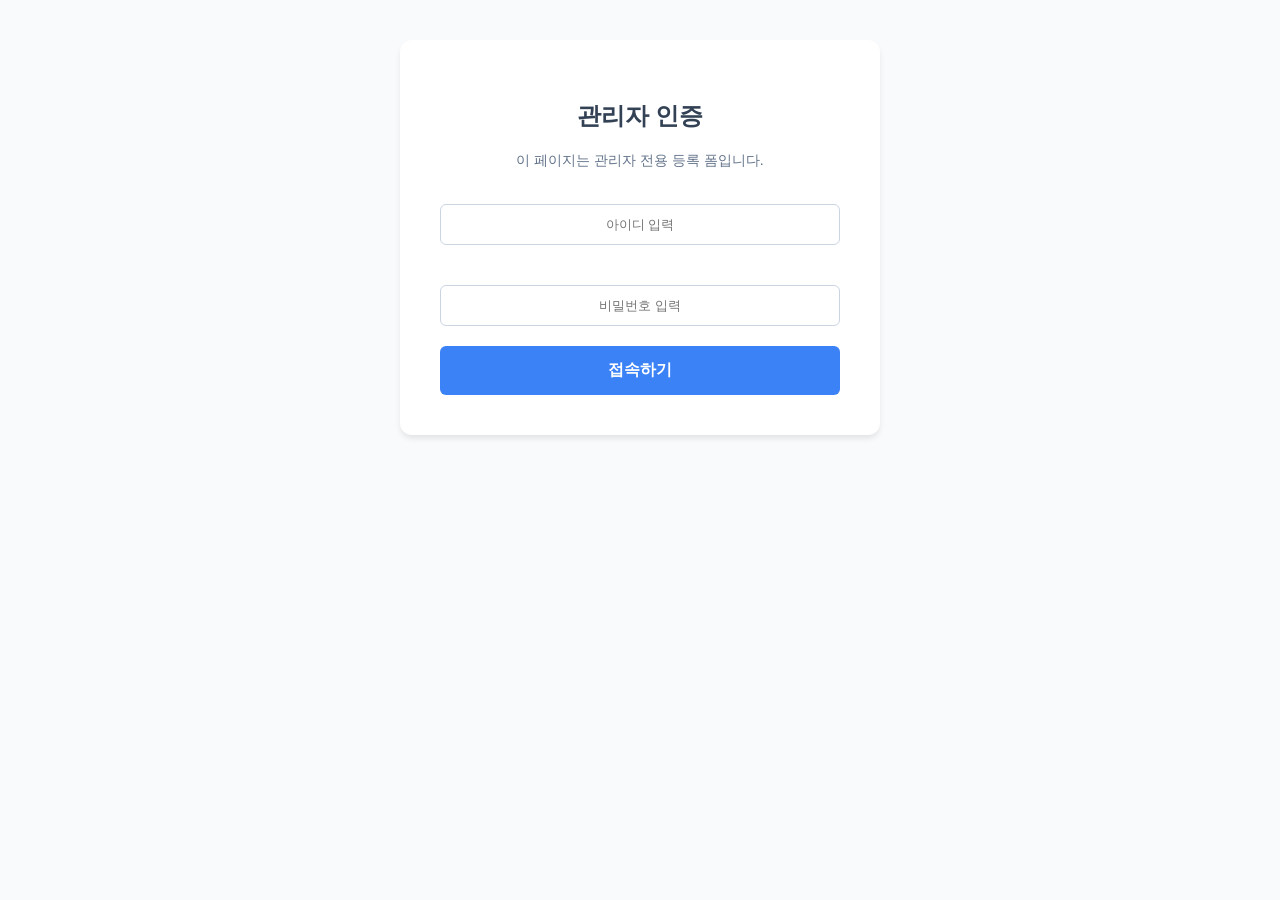
<file: newsletter-website/recruit.html>
<!DOCTYPE html>
<html lang="ko">
<head>
  <meta charset="UTF-8">
  <meta name="viewport" content="width=device-width, initial-scale=1.0">
  <title>알바단지 자사 공고 등록</title>
  <style>
    body { font-family: 'Malgun Gothic', sans-serif; background: #f8fafc; color: #334155; margin: 0; padding: 40px 20px; display: flex; flex-direction: column; align-items: center; }
    .container { background: white; padding: 40px; border-radius: 12px; box-shadow: 0 4px 6px -1px rgba(0,0,0,0.1); width: 100%; max-width: 800px; display: none; }
    h1 { margin-top: 0; font-size: 28px; color: #1e293b; border-bottom: 2px solid #e2e8f0; padding-bottom: 15px; }
    .form-group { margin-bottom: 20px; }
    label { display: block; font-weight: 600; margin-bottom: 8px; font-size: 14px; color: #475569; }
    input[type="text"], textarea { width: 100%; padding: 12px; border: 1px solid #cbd5e1; border-radius: 6px; box-sizing: border-box; font-family: inherit; }
    textarea { height: 150px; resize: vertical; }
    button { padding: 14px 24px; background: #3b82f6; color: white; border: none; border-radius: 6px; font-size: 16px; font-weight: 600; cursor: pointer; width: 100%; transition: background 0.2s; }
    button:hover { background: #2563eb; }
    button:disabled { background: #94a3b8; cursor: not-allowed; }
    .auth-bg { background: white; padding: 40px; border-radius: 12px; box-shadow: 0 4px 6px -1px rgba(0,0,0,0.1); text-align: center; max-width: 400px; width: 100%; }
    .auth-bg input { width: 100%; padding: 12px; border: 1px solid #cbd5e1; border-radius: 6px; margin: 20px 0; box-sizing: border-box; text-align: center; }
  </style>
</head>
<body>

  <!-- Auth Screen -->
  <div class="auth-bg" id="auth-screen">
    <h2>관리자 인증</h2>
    <p style="font-size: 14px; color: #64748b;">이 페이지는 관리자 전용 등록 폼입니다.</p>
    <input type="text" id="auth-id" placeholder="아이디 입력" autocomplete="off">
    <input type="password" id="auth-pwd" placeholder="비밀번호 입력">
    <button id="auth-btn">접속하기</button>
  </div>

  <!-- Recruit Form -->
  <div class="container" id="recruit-form-container">
    <div id="featured-list-container" style="margin-bottom: 30px; background: #f8fafc; padding: 20px; border-radius: 8px; border: 1px solid #e2e8f0;">
      <h2 style="font-size: 18px; font-weight: 600; color: #334155; margin-top: 0;">기존 등록된 공고</h2>
      <ul id="featured-list" style="list-style: none; padding: 0; margin: 0; display: flex; flex-direction: column; gap: 10px;">
        <li style="color: #94a3b8; font-size: 14px;">로딩 중...</li>
      </ul>
    </div>

    <h1>자사 공고 신규 등록 (고정 공고)</h1>
    <p style="color: #64748b; font-size: 14px; margin-bottom: 30px;">
      새로운 공고를 등록하거나, 위 목록에서 기존 공고를 선택해 수정할 수 있습니다.
    </p>

    <form id="recruit-form">
      <input type="hidden" id="p_id" value="">

      <div class="form-group">
        <label>제목 (Title) *</label>
        <input type="text" id="p_title" placeholder="예: [알바단지] 향수 블라인드 테스트" required>
      </div>
      
      <div style="display: flex; gap: 20px;">
        <div class="form-group" style="flex: 1;">
          <label>유형 (Type)</label>
          <input type="text" id="p_type" placeholder="예: 좌담회, 온라인, 맛테스트" value="좌담회" required>
        </div>
        <div class="form-group" style="flex: 1;">
          <label>일정 (Date)</label>
          <input type="text" id="p_date" placeholder="예: 4월 15일 (목) ~ 4월 16일 (금)">
        </div>
      </div>
      
      <div style="display: flex; gap: 20px;">
        <div class="form-group" style="flex: 1;">
          <label>소요시간 (Duration)</label>
          <input type="text" id="p_duration" placeholder="예: 1시간 30분">
        </div>
        <div class="form-group" style="flex: 1;">
          <label>사례비 (Reward)</label>
          <input type="text" id="p_reward" placeholder="예: 50,000원">
        </div>
      </div>
      
      <div class="form-group">
        <label>대상 (Target)</label>
        <input type="text" id="p_target" placeholder="예: 20대~30대 여성">
      </div>
      
      <div class="form-group">
        <label>장소 (Location)</label>
        <input type="text" id="p_location" placeholder="예: 서울 강남구">
      </div>
      
      <div class="form-group">
        <label>설문 폼 또는 상세 링크 (URL) *</label>
        <input type="text" id="p_url" placeholder="예: https://forms.gle/..." required>
      </div>
      
      <div class="form-group">
        <label>조사 내용 설명 (Survey Content)</label>
        <textarea id="p_content" placeholder="공고 아래에 표시될 상세 모집 내용을 적어주세요."></textarea>
      </div>
      
      <button type="submit" id="submit-btn">고정 공고 등록 전송하기</button>
    </form>
  </div>

  <script>
    const WEB_APP_URL = "https://script.google.com/macros/s/AKfycbzoilk1jxURu3Aa8QRSLRpBkeCbSaxLOfo8OihrJmKz7oT4SkdsI6BdmE3--oqEvuJCdA/exec";

    let currentAdminId = "";
    let currentAdminPwd = "";

    const authScreen = document.getElementById('auth-screen');
    const formContainer = document.getElementById('recruit-form-container');
    const authId = document.getElementById('auth-id');
    const authPwd = document.getElementById('auth-pwd');
    const authBtn = document.getElementById('auth-btn');

    authBtn.addEventListener('click', () => {
      const idStr = authId.value.trim();
      const pwdStr = authPwd.value.trim();
      
      if (!idStr || !pwdStr) {
        alert("아이디와 비밀번호를 모두 입력해주세요.");
        return;
      }

      authBtn.textContent = "확인중...";
      authBtn.disabled = true;

      const payload = {
        action: 'verify_auth',
        admin_id: idStr,
        admin_pwd: pwdStr
      };

      fetch(WEB_APP_URL, {
        method: 'POST',
        headers: { 'Content-Type': 'text/plain;charset=utf-8' },
        body: JSON.stringify(payload)
      })
      .then(res => res.json())
      .then(data => {
        if (data.status === 'success') {
          currentAdminId = idStr;
          currentAdminPwd = pwdStr;
          authScreen.style.display = 'none';
          formContainer.style.display = 'block';
          loadFeaturedPostings();
        } else {
          alert("아이디 또는 비밀번호가 일치하지 않습니다.");
          authBtn.textContent = "접속하기";
          authBtn.disabled = false;
        }
      })
      .catch(err => {
        alert("서버 연결에 실패했습니다. (인증 중 오류)");
        console.error(err);
        authBtn.textContent = "접속하기";
        authBtn.disabled = false;
      });
    });

    let currentPostings = [];

    function loadFeaturedPostings() {
      const listEl = document.getElementById('featured-list');
      listEl.innerHTML = '<li style="color: #94a3b8; font-size: 14px;">로딩 중...</li>';
      
      fetch(`${WEB_APP_URL}?action=get_featured`)
        .then(res => res.json())
        .then(data => {
          if (data.status === 'success') {
            currentPostings = data.data || [];
            renderPostingsList();
          } else {
            listEl.innerHTML = '<li style="color: #ef4444; font-size: 14px;">데이터를 불러오지 못했습니다.</li>';
          }
        })
        .catch(err => {
          listEl.innerHTML = '<li style="color: #ef4444; font-size: 14px;">통신 오류 발생</li>';
        });
    }

    function renderPostingsList() {
      const listEl = document.getElementById('featured-list');
      listEl.innerHTML = '';
      if (currentPostings.length === 0) {
        listEl.innerHTML = '<li style="color: #94a3b8; font-size: 14px;">등록된 공고가 없습니다.</li>';
        return;
      }

      currentPostings.forEach(p => {
        const li = document.createElement('li');
        li.style.display = 'flex';
        li.style.justifyContent = 'space-between';
        li.style.alignItems = 'center';
        li.style.padding = '12px 16px';
        li.style.background = 'white';
        li.style.border = '1px solid #cbd5e1';
        li.style.borderRadius = '6px';
        
        const titleSpan = document.createElement('span');
        titleSpan.textContent = p.title || '제목 없음';
        titleSpan.style.flex = '1';
        titleSpan.style.fontSize = '14px';
        titleSpan.style.color = '#334155';
        titleSpan.style.fontWeight = '500';
        titleSpan.style.whiteSpace = 'nowrap';
        titleSpan.style.overflow = 'hidden';
        titleSpan.style.textOverflow = 'ellipsis';
        titleSpan.style.marginRight = '12px';

        const btnGroup = document.createElement('div');
        btnGroup.style.display = 'flex';
        btnGroup.style.gap = '8px';

        const editBtn = document.createElement('button');
        editBtn.textContent = '수정';
        editBtn.type = 'button';
        editBtn.style.padding = '6px 12px';
        editBtn.style.fontSize = '12px';
        editBtn.style.background = '#e2e8f0';
        editBtn.style.color = '#475569';
        editBtn.style.width = 'auto';
        editBtn.onclick = () => fillEditForm(p);

        const delBtn = document.createElement('button');
        delBtn.textContent = '삭제';
        delBtn.type = 'button';
        delBtn.style.padding = '6px 12px';
        delBtn.style.fontSize = '12px';
        delBtn.style.background = '#fee2e2';
        delBtn.style.color = '#ef4444';
        delBtn.style.width = 'auto';
        delBtn.onclick = () => deletePosting(p.id);

        btnGroup.appendChild(editBtn);
        btnGroup.appendChild(delBtn);
        
        li.appendChild(titleSpan);
        li.appendChild(btnGroup);
        listEl.appendChild(li);
      });
    }

    function fillEditForm(p) {
      document.getElementById('p_id').value = p.id || '';
      document.getElementById('p_title').value = p.title || '';
      document.getElementById('p_type').value = p.type || '좌담회';
      document.getElementById('p_date').value = p.date || '';
      document.getElementById('p_duration').value = p.duration || '';
      document.getElementById('p_reward').value = p.reward || '';
      document.getElementById('p_target').value = p.target || '';
      document.getElementById('p_location').value = p.location || '';
      document.getElementById('p_url').value = p.url || '';
      document.getElementById('p_content').value = p.survey_content || '';
      
      const submitBtn = document.getElementById('submit-btn');
      submitBtn.textContent = '수정 완료하기';
      submitBtn.style.background = '#10b981'; // Green
      window.scrollTo({ top: document.body.scrollHeight, behavior: 'smooth' });
    }

    function deletePosting(id) {
      if(!confirm("정말 이 공고를 삭제하시겠습니까? (삭제된 공고는 즉시 사라집니다)")) return;
      
      const payload = {
        action: 'delete_featured',
        admin_id: currentAdminId,
        admin_pwd: currentAdminPwd,
        id: id
      };

      fetch(WEB_APP_URL, {
        method: 'POST',
        headers: { 'Content-Type': 'text/plain;charset=utf-8' },
        body: JSON.stringify(payload)
      })
      .then(res => res.json())
      .then(data => {
        if (data.status === 'success') {
          alert("성공적으로 삭제되었습니다.");
          form.reset();
          resetFormState();
          loadFeaturedPostings();
        } else {
          alert("삭제 실패: " + (data.message || "권한이 없습니다."));
        }
      });
    }

    function resetFormState() {
      document.getElementById('p_id').value = '';
      const submitBtn = document.getElementById('submit-btn');
      submitBtn.textContent = '고정 공고 등록 전송하기';
      submitBtn.style.background = '#3b82f6';
    }

    authPwd.addEventListener('keypress', (e) => {
      if (e.key === 'Enter') authBtn.click();
    });

    const form = document.getElementById('recruit-form');
    const submitBtn = document.getElementById('submit-btn');

    form.addEventListener('submit', (e) => {
      e.preventDefault();
      
      submitBtn.textContent = "전송중...";
      submitBtn.disabled = true;

      const p_id = document.getElementById('p_id').value;
      const isEdit = !!p_id;

      const payload = {
        action: isEdit ? 'update_featured' : 'add_featured',
        admin_id: currentAdminId,
        admin_pwd: currentAdminPwd,
        id: p_id,
        title: document.getElementById('p_title').value,
        type: document.getElementById('p_type').value,
        date: document.getElementById('p_date').value,
        duration: document.getElementById('p_duration').value,
        reward: document.getElementById('p_reward').value,
        target: document.getElementById('p_target').value,
        location: document.getElementById('p_location').value,
        url: document.getElementById('p_url').value,
        survey_content: document.getElementById('p_content').value
      };

      fetch(WEB_APP_URL, {
        method: 'POST',
        headers: { 'Content-Type': 'text/plain;charset=utf-8' },
        body: JSON.stringify(payload)
      })
      .then(res => res.json())
      .then(data => {
        if (data.status === 'success') {
          alert("성공적으로 서버에 반영되었습니다!");
          form.reset();
          resetFormState();
          loadFeaturedPostings();
        } else {
          alert("저장 실패: " + (data.message || "오류가 발생했습니다."));
          resetFormState();
        }
        submitBtn.disabled = false;
      })
      .catch((err) => {
        alert("통신 오류가 발생했습니다. 잠시 후 다시 시도해주세요.");
        console.error(err);
        resetFormState();
        submitBtn.disabled = false;
      });
    });
  </script>
</body>
</html>
</file>
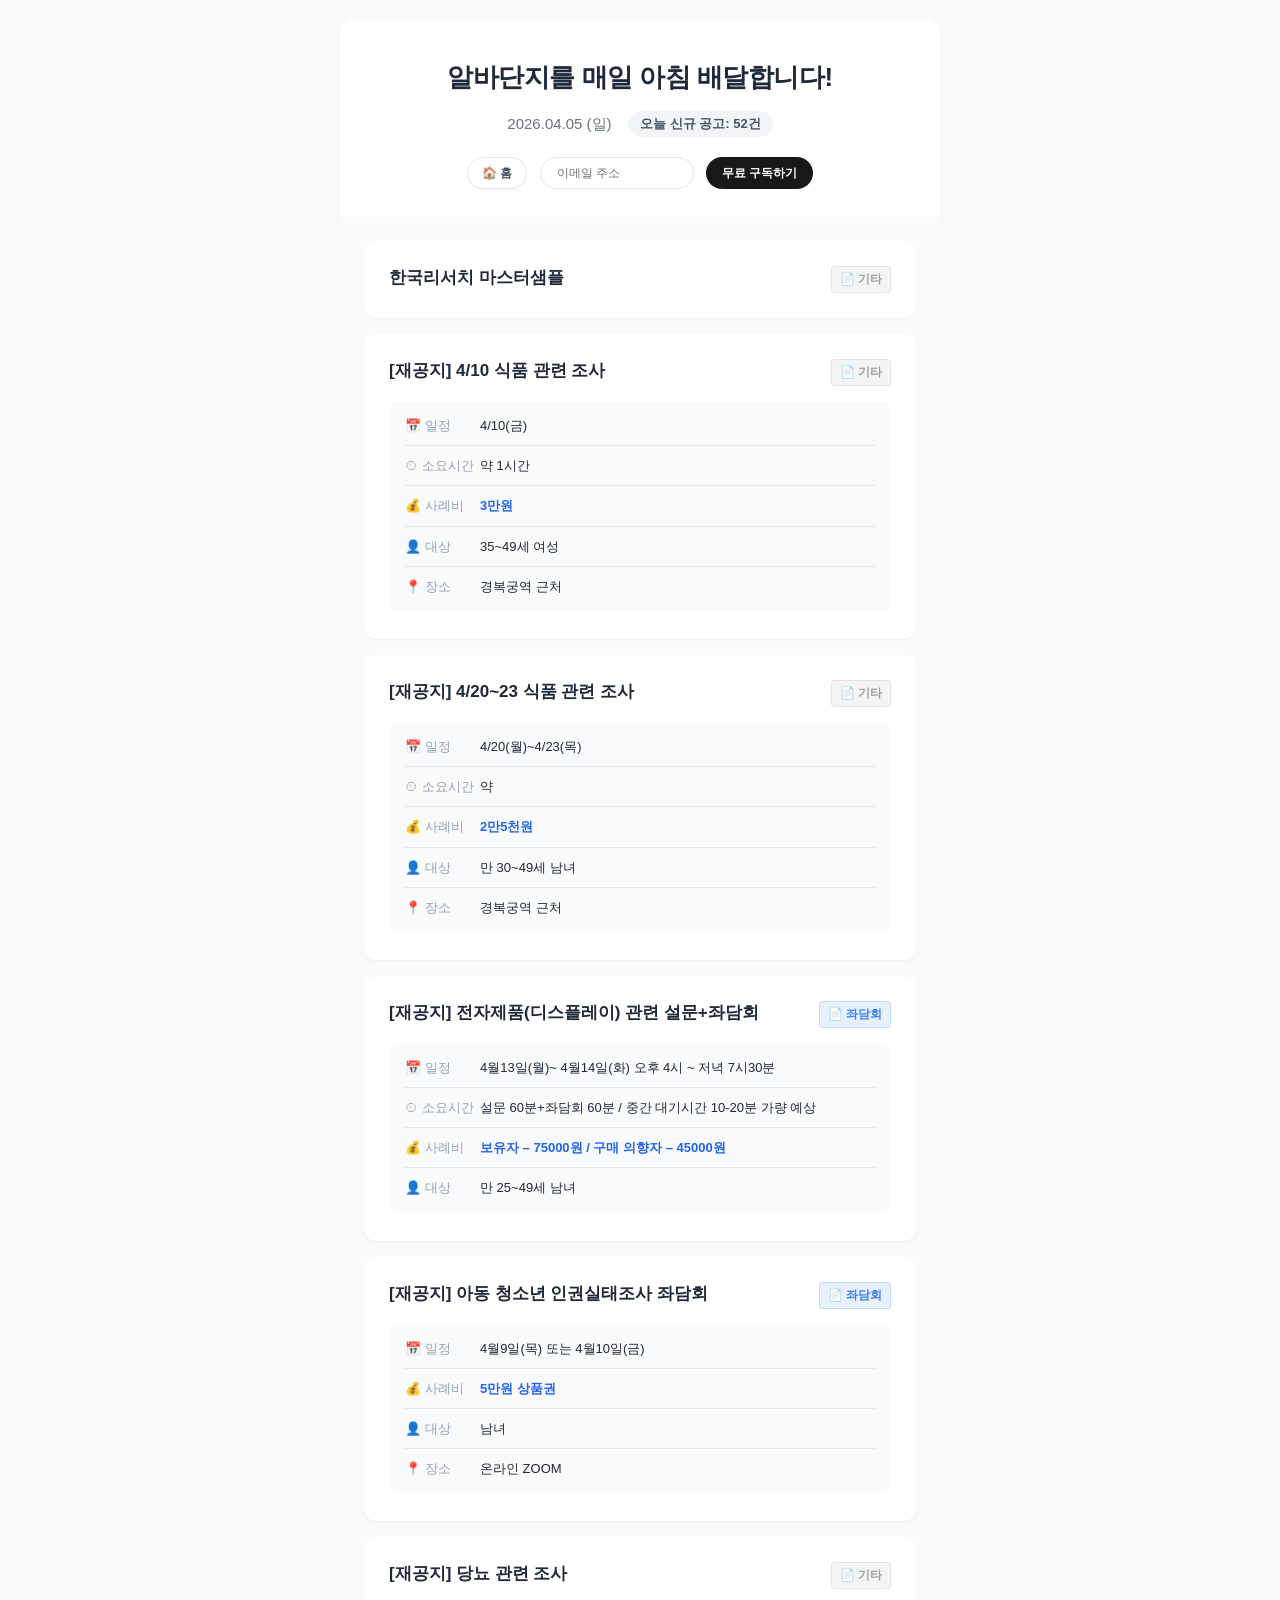
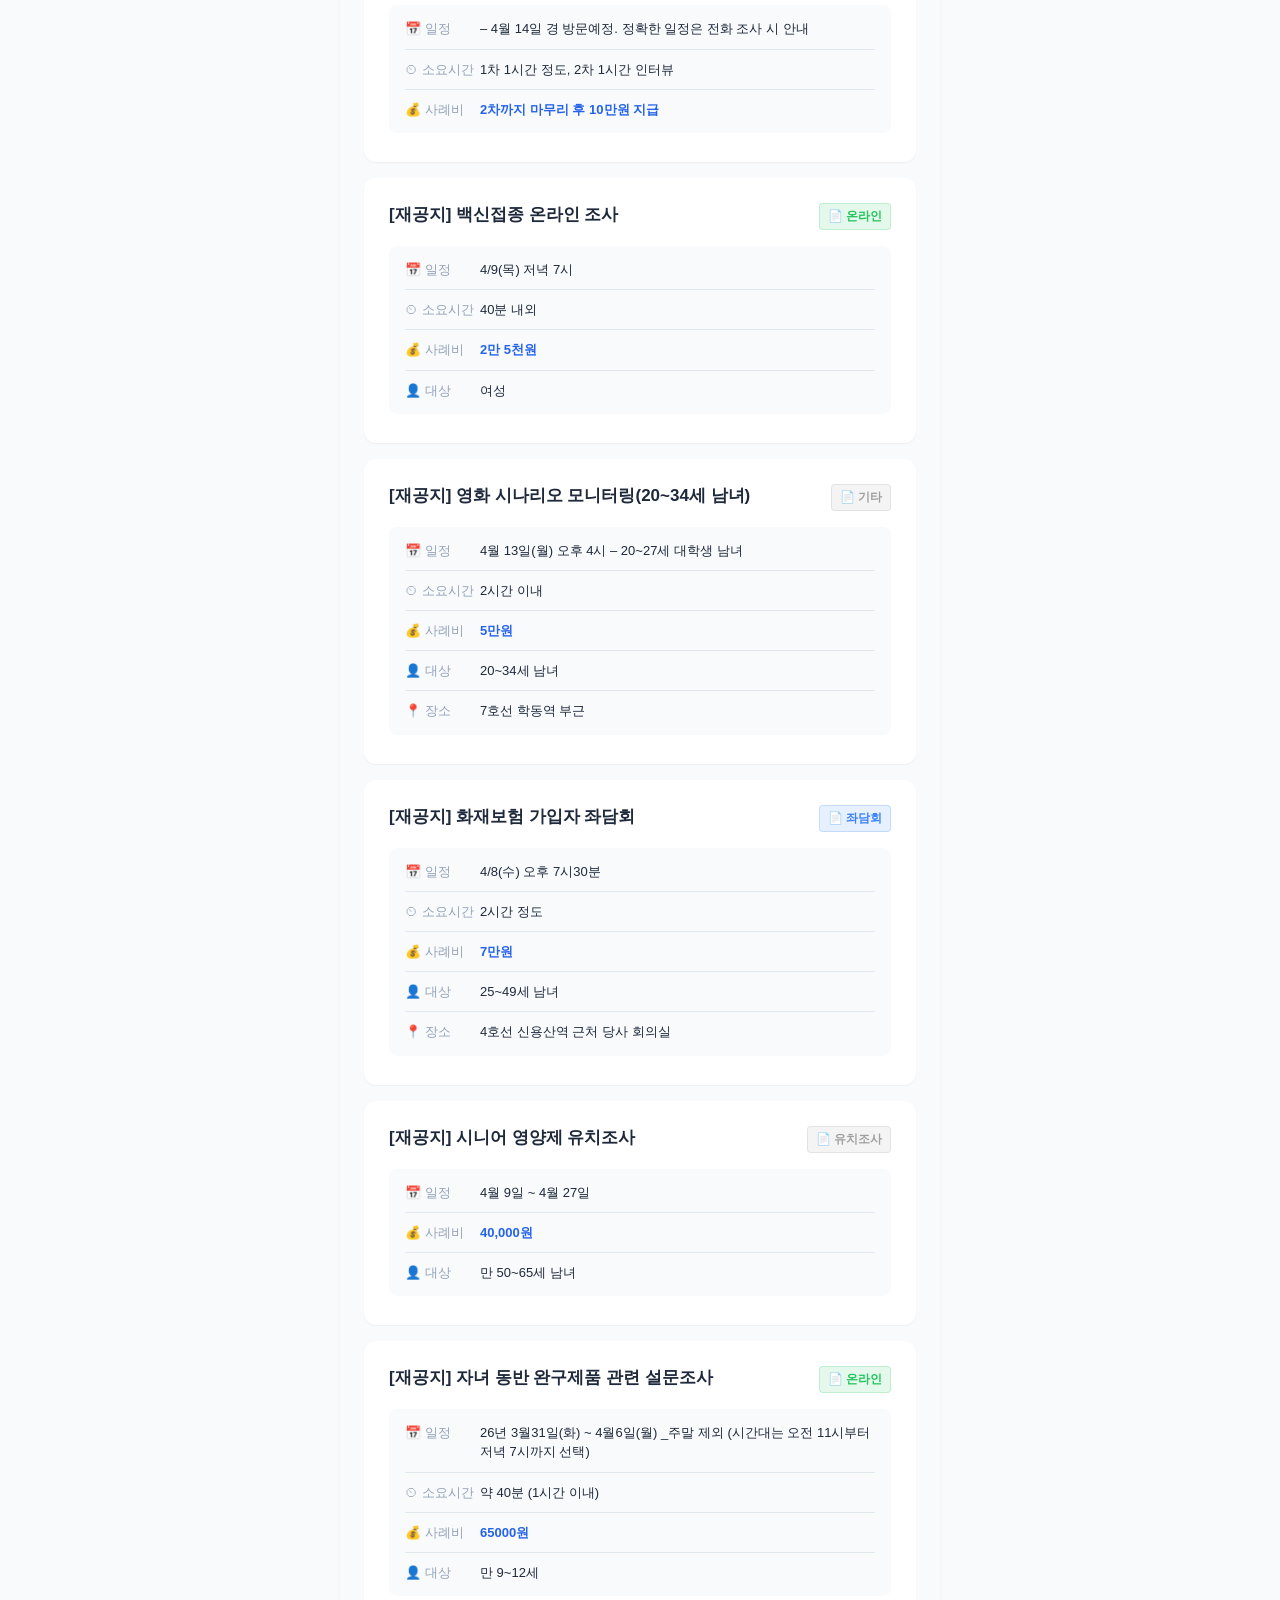
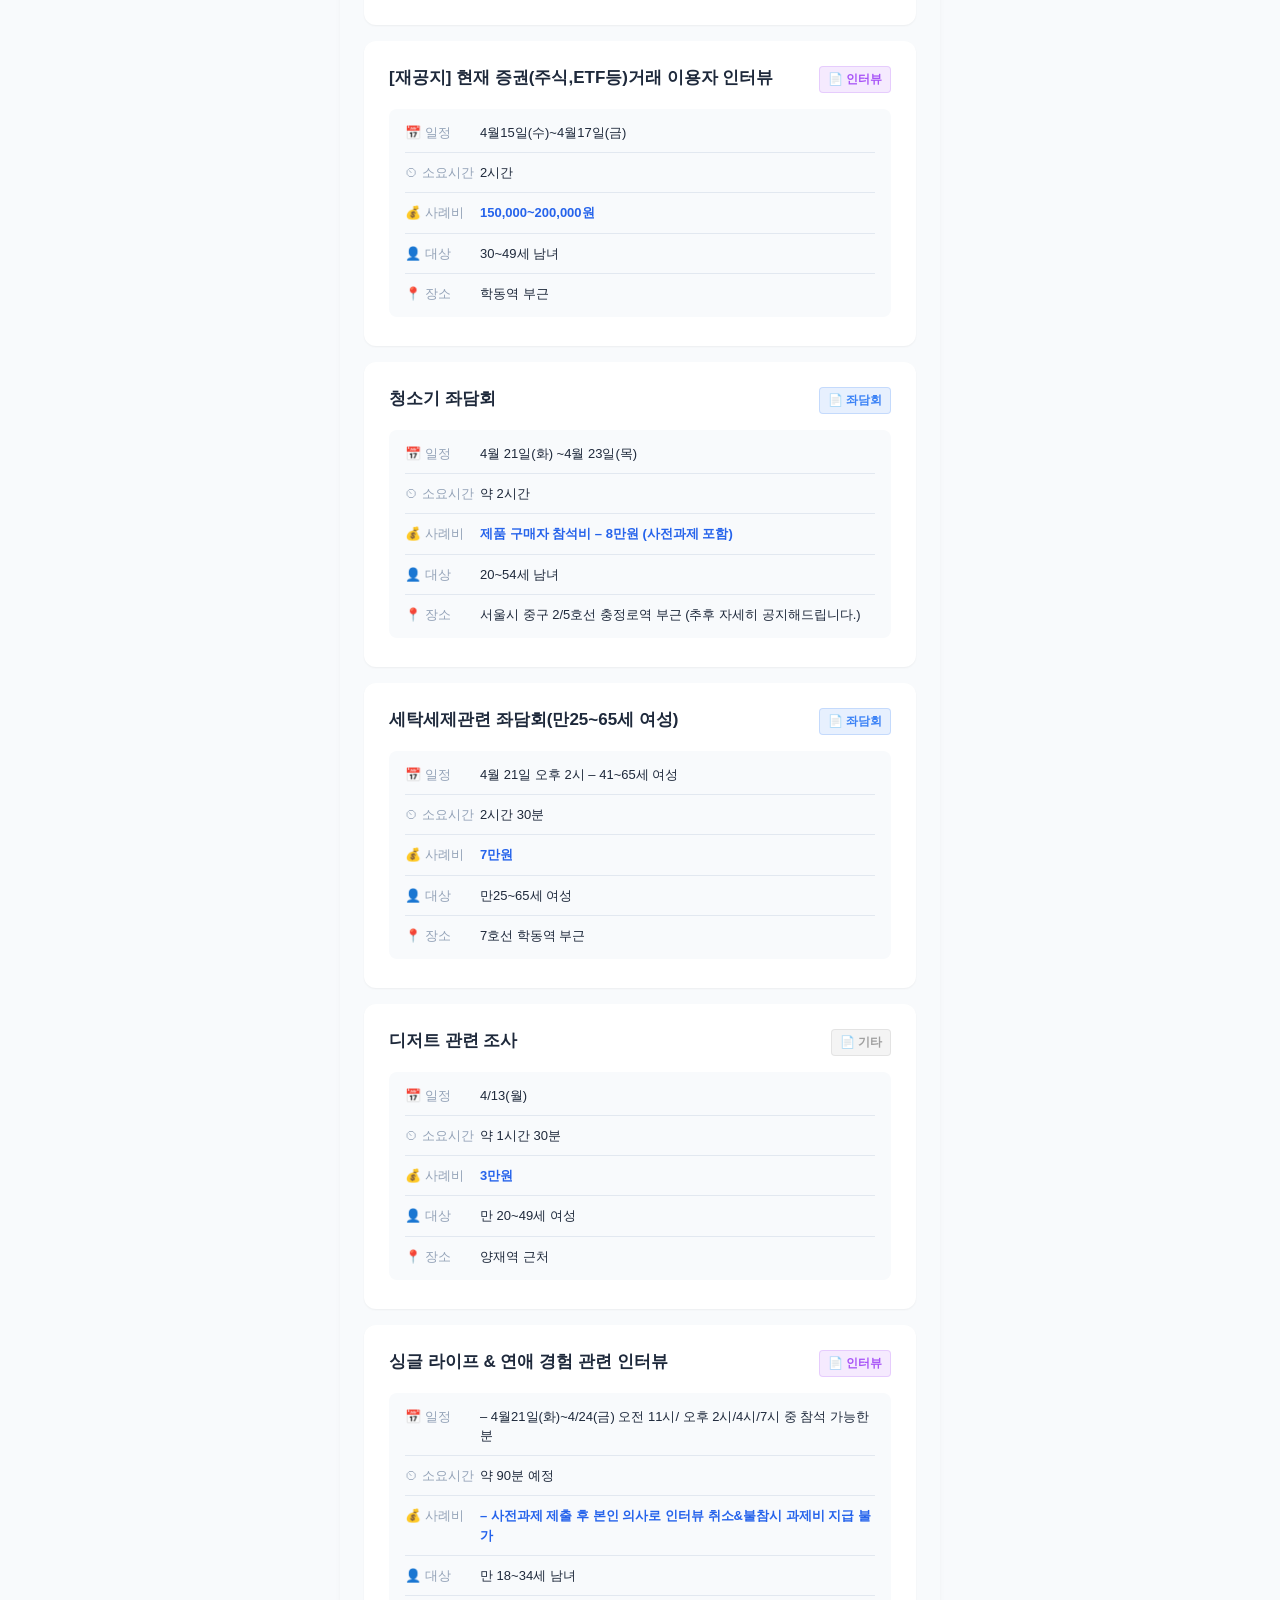
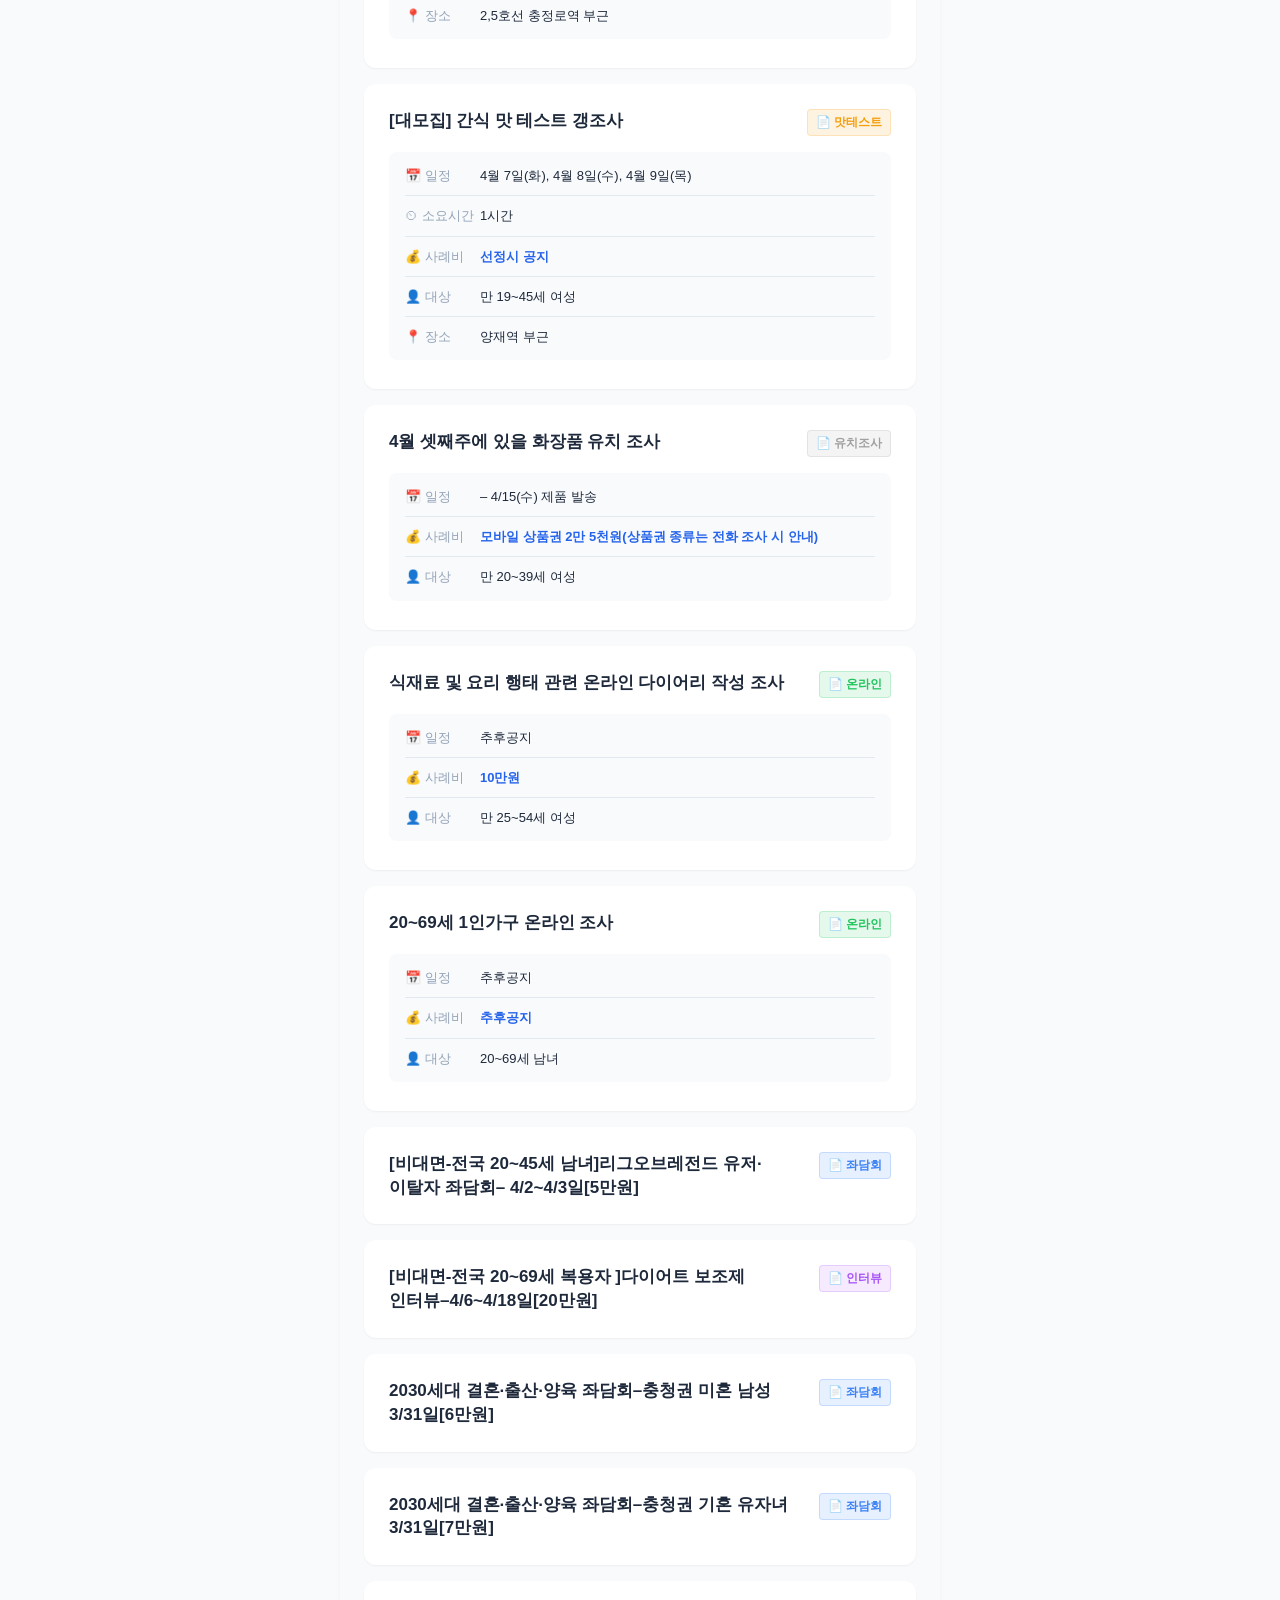
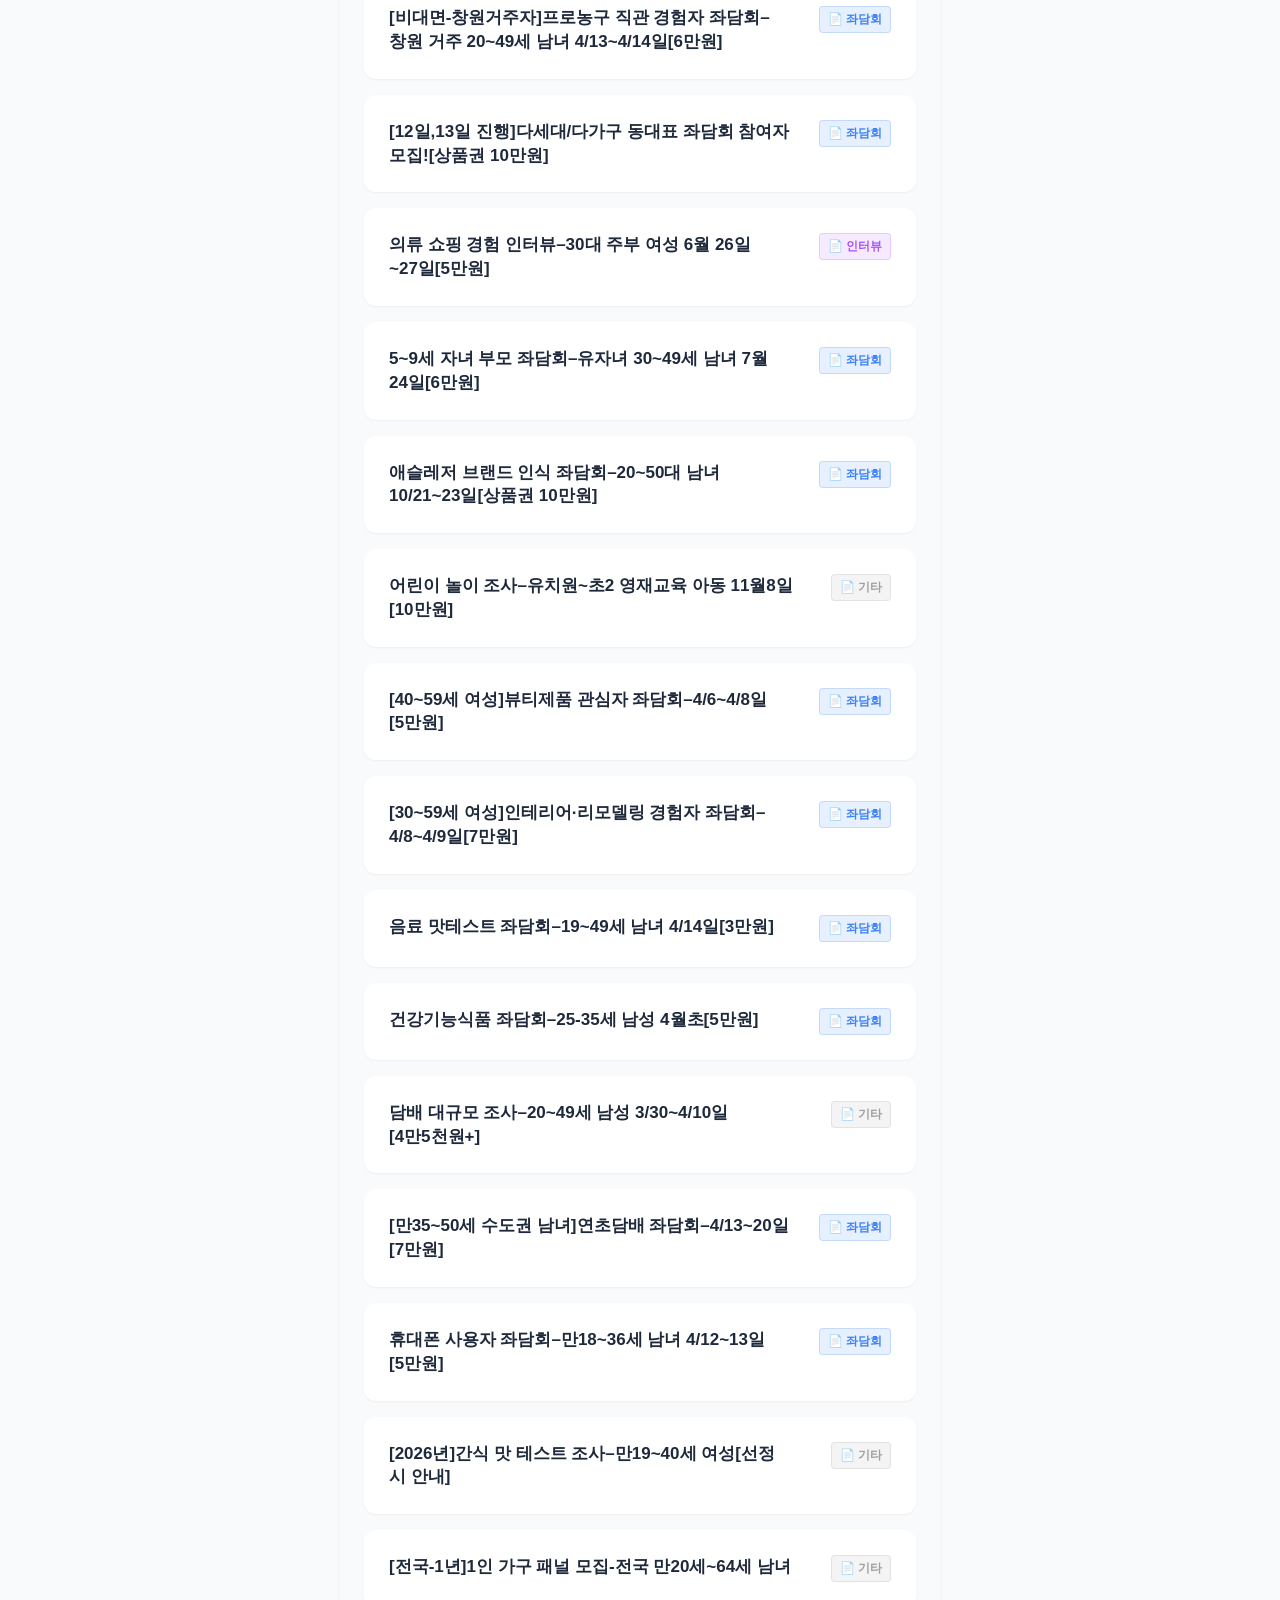
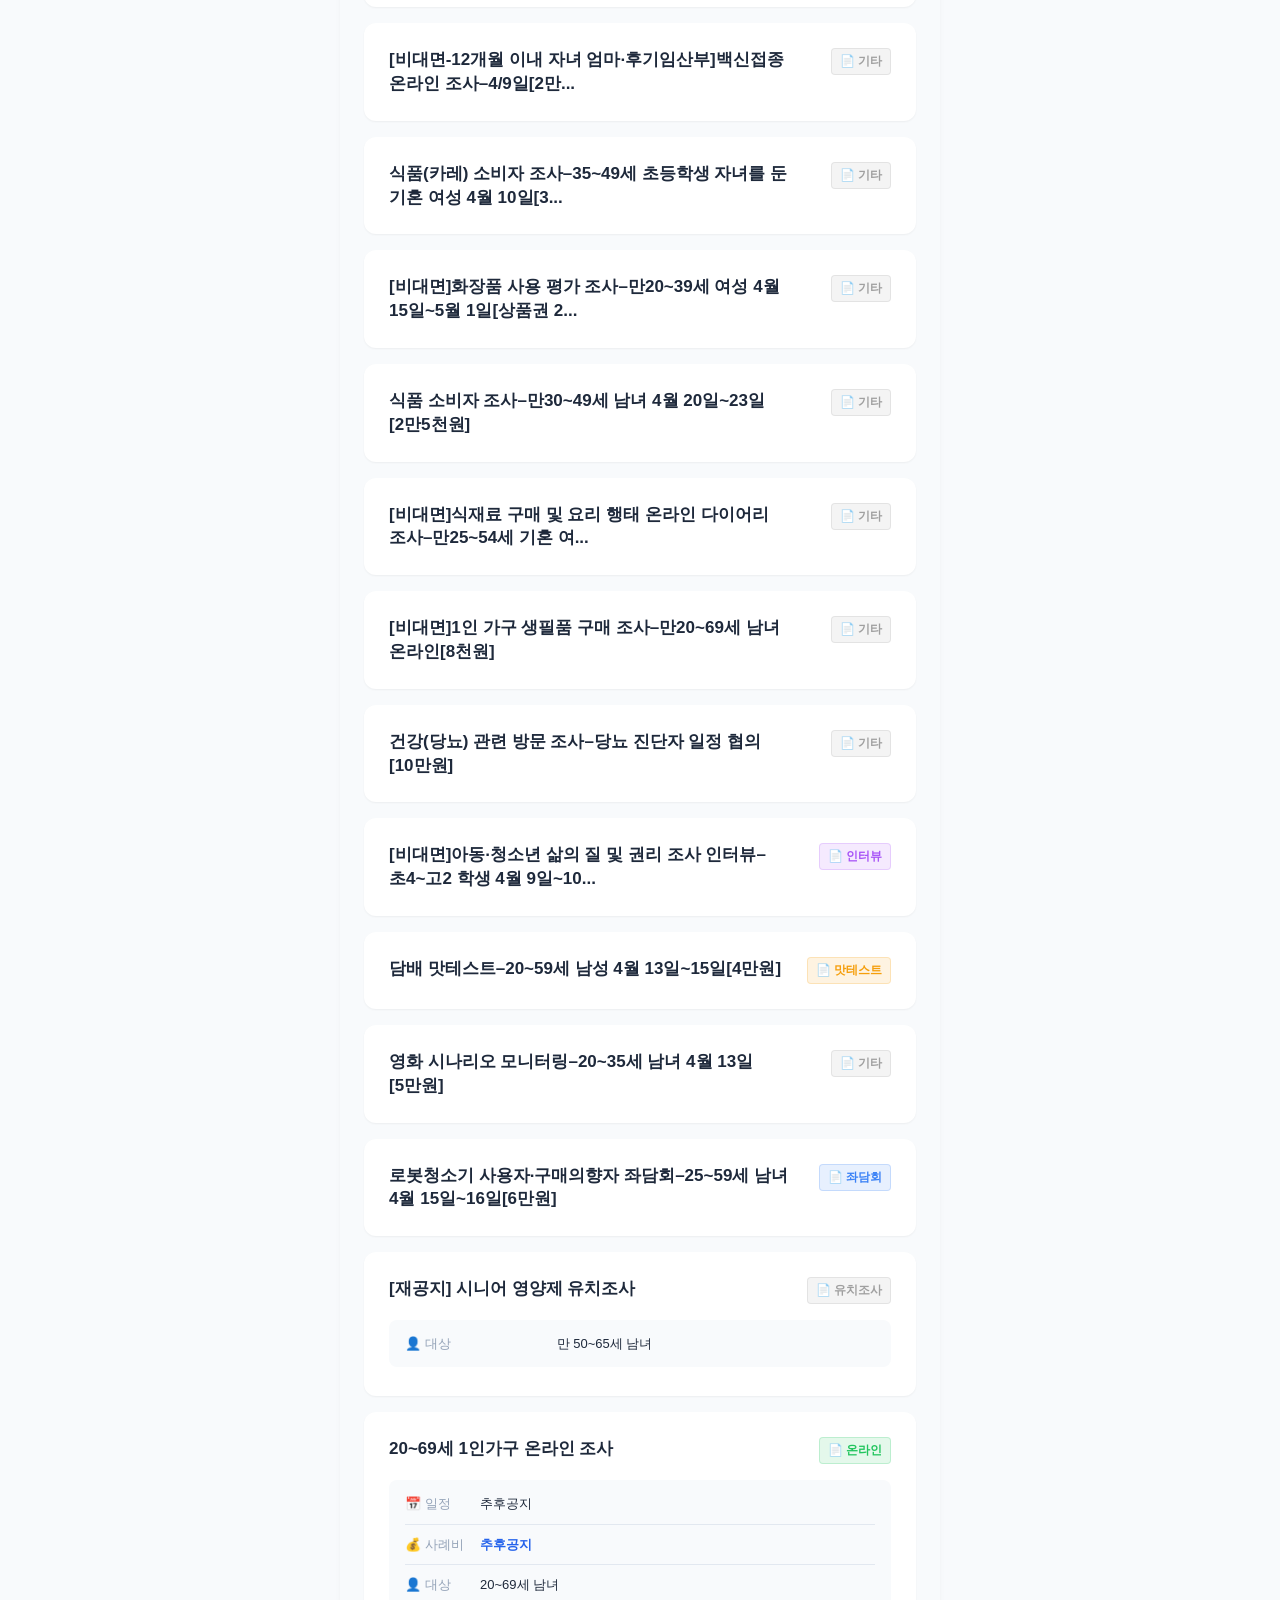
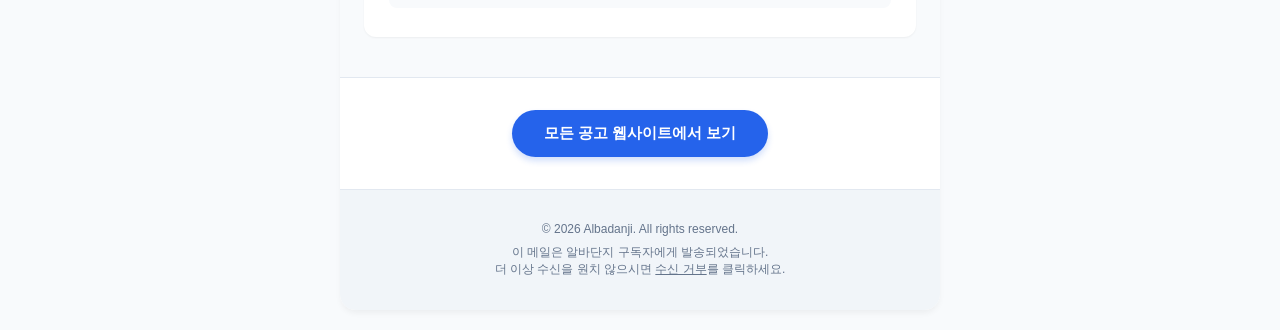
<file: newsletter-website/archives/2026-04-05.html>
<!DOCTYPE html>
<html lang="ko" xmlns:v="urn:schemas-microsoft-com:vml">
<head>
  <meta charset="UTF-8">
  <meta name="viewport" content="width=device-width, initial-scale=1.0">
  <title>알바단지 - 2026.04.05 (일)</title>
  <!--[if mso]><xml><o:OfficeDocumentSettings><o:PixelsPerInch>96</o:PixelsPerInch></o:OfficeDocumentSettings></xml><![endif]-->
  <style>
    /* Reset */
    body, table, td, p, a, h1, h2, h3 { margin: 0; padding: 0; }
    body { width: 100% !important; -webkit-text-size-adjust: 100%; -ms-text-size-adjust: 100%; }
    img { border: 0; height: auto; line-height: 100%; outline: none; text-decoration: none; }
    table { border-collapse: collapse !important; mso-table-lspace: 0pt; mso-table-rspace: 0pt; }
    
    /* Main styles */
    body {
      font-family: -apple-system, BlinkMacSystemFont, 'Segoe UI', Roboto, 'Noto Sans KR', 'Pretendard', sans-serif;
      background-color: #F8FAFC;
      color: #1E293B;
    }
    
    .email-wrapper { 
      max-width: 600px; 
      margin: 0 auto; 
      background-color: #FFFFFF; 
    }
    
    .header-section {
      background: linear-gradient(135deg, #2563EB, #3B82F6);
      padding: 40px 24px;
      text-align: center;
    }
    
    .posting-wrap {
      padding: 24px;
      background-color: #F8FAFC;
    }

    .posting-item {
      background: #FFFFFF;
      padding: 24px;
      border: 1px solid #E2E8F0;
      border-radius: 12px;
      margin-bottom: 16px;
    }
    
    .view-link {
      display: inline-block;
      margin-top: 16px;
      padding: 10px 20px;
      background: #EFF6FF;
      border: 1px solid #BFDBFE;
      border-radius: 8px;
      color: #2563EB;
      text-decoration: none;
      font-size: 14px;
      font-weight: 600;
    }
    
    .footer-section {
      padding: 32px 24px;
      text-align: center;
      background-color: #FFFFFF;
      border-top: 1px solid #E2E8F0;
      font-size: 12px;
      color: #64748B;
    }
    
    @media only screen and (max-width: 480px) {
      .email-wrapper { width: 100% !important; }
      .posting-wrap { padding: 16px !important; }
      .posting-item { padding: 16px !important; }
      .header-section { padding: 32px 16px !important; }
    }
  </style>
</head>
<body style="background-color: #F8FAFC; margin: 0; padding: 0;">
  <table role="presentation" cellspacing="0" cellpadding="0" border="0" width="100%" style="background-color: #F8FAFC;">
    <tr>
      <td align="center" style="padding: 20px 0;">
        <!--[if mso]><table role="presentation" border="0" cellspacing="0" cellpadding="0" align="center" width="600"><tr><td><![endif]-->
        <table role="presentation" cellspacing="0" cellpadding="0" border="0" width="100%" class="email-wrapper" style="max-width: 600px; background-color: #FFFFFF; border-radius: 16px; overflow: hidden; box-shadow: 0 4px 6px -1px rgba(0, 0, 0, 0.05);">
          
          <!-- Header -->
          <tr>
            <td class="header-section" style="background: #ffffff; padding: 40px 24px 20px 24px; text-align: center;">
              <h1 style="font-size: 26px; font-weight: 800; color: #1E293B; margin: 0 0 16px 0; letter-spacing: -0.5px;">
                알바단지를 매일 아침 배달합니다!
              </h1>
               <div style="text-align: center; margin-top: 8px;">
                 <span style="font-size: 15px; color: #64748B; display: inline-block; vertical-align: middle; margin-right: 12px;">2026.04.05 (일)</span>
                 <span style="display: inline-block; padding: 4px 12px; background: #F1F5F9; border-radius: 20px; font-size: 13px; color: #475569; font-weight: 600; vertical-align: middle;">오늘 신규 공고: 52건</span>
              </div>
              <div style="margin-top: 20px; text-align: center;">
                <!-- Home Button -->
                <a href="https://albadanji.com" style="display: inline-flex; align-items: center; padding: 5px 14px; background: #ffffff; color: #475569; text-decoration: none; border-radius: 20px; font-size: 12px; font-weight: 700; border: 1px solid #E2E8F0; box-shadow: 0 1px 2px rgba(0,0,0,0.05); height: 32px; box-sizing: border-box; vertical-align: middle; margin: 0 4px 8px 4px;">🏠 홈</a>
                <!-- Email Input (Pill) -->
                <div style="display: inline-flex; align-items: center; background: #ffffff; border-radius: 20px; padding: 0 14px; border: 1px solid #E2E8F0; height: 32px; box-sizing: border-box; vertical-align: middle; margin: 0 4px 8px 4px;" id="email-input-wrapper">
                  <a href="https://albadanji.com#subscribe" style="font-size: 12px; color: #94A3B8; text-decoration: none;" id="email-label">이메일 주소</a>
                </div>
                <!-- Subscribe Button (Pill) -->
                <a href="https://albadanji.com#subscribe" style="display: inline-flex; align-items: center; padding: 0 16px; background: #18181B; color: #ffffff; text-decoration: none; border-radius: 18px; font-size: 12px; font-weight: 700; height: 32px; box-sizing: border-box; vertical-align: middle; margin: 0 4px 8px 4px;" id="subscribe-btn">무료 구독하기</a>
              </div>
            </td>
          </tr>
          
          <!-- Postings Background Wrap -->
          <tr>
            <td class="posting-wrap" style="padding: 24px; background-color: #F8FAFC;">
              <!-- Container for all postings -->
              <table role="presentation" cellspacing="0" cellpadding="0" border="0" width="100%">
                
          <tr>
            <td style="padding-bottom: 16px;">
              <table role="presentation" cellspacing="0" cellpadding="0" border="0" width="100%" style="background-color: #FFFFFF; border: 1px solid #E2E8F0; border-radius: 12px; box-shadow: 0 1px 2px rgba(0,0,0,0.05); overflow: hidden; border-collapse: separate;">
                <tr>
                  <td style="padding: 0;">
                    <a href="https://www.hrc-ms.com/participate/improSurvey/630?intro=2" style="display: block; padding: 24px; text-decoration: none; color: inherit;" target="_blank">
                      <table role="presentation" cellspacing="0" cellpadding="0" border="0" width="100%">
                        <tr>
                          <td style="vertical-align: top;">
                            <h3 style="font-size: 17px; font-weight: 700; color: #1E293B; margin: 0; line-height: 1.4; word-break: keep-all; text-decoration: none;">
                              한국리서치 마스터샘플
                            </h3>
                          </td>
                          <td style="vertical-align: top; text-align: right; width: 85px; padding-left: 12px;">
                            <span class="type-badge" style="display: inline-block; padding: 4px 8px; border-radius: 4px; font-size: 12px; font-weight: 700; background: rgba(160,160,160, 0.12); color: #a0a0a0; white-space: nowrap; border: 1px solid rgba(160,160,160, 0.2); text-decoration: none;">
                              &#128196; 기타
                            </span>
                          </td>
                        </tr>
                      </table>
                      
                      
                    </a>
                  </td>
                </tr>
              </table>
            </td>
          </tr>

          <tr>
            <td style="padding-bottom: 16px;">
              <table role="presentation" cellspacing="0" cellpadding="0" border="0" width="100%" style="background-color: #FFFFFF; border: 1px solid #E2E8F0; border-radius: 12px; box-shadow: 0 1px 2px rgba(0,0,0,0.05); overflow: hidden; border-collapse: separate;">
                <tr>
                  <td style="padding: 0;">
                    <a href="https://albabank.pe.kr/%ec%8b%9d%ed%92%88%ea%b4%80%eb%a0%a8%ec%a1%b0%ec%82%ac6_17/" style="display: block; padding: 24px; text-decoration: none; color: inherit;" target="_blank">
                      <table role="presentation" cellspacing="0" cellpadding="0" border="0" width="100%">
                        <tr>
                          <td style="vertical-align: top;">
                            <h3 style="font-size: 17px; font-weight: 700; color: #1E293B; margin: 0; line-height: 1.4; word-break: keep-all; text-decoration: none;">
                              [재공지] 4/10 식품 관련 조사
                            </h3>
                          </td>
                          <td style="vertical-align: top; text-align: right; width: 85px; padding-left: 12px;">
                            <span class="type-badge" style="display: inline-block; padding: 4px 8px; border-radius: 4px; font-size: 12px; font-weight: 700; background: rgba(160,160,160, 0.12); color: #a0a0a0; white-space: nowrap; border: 1px solid rgba(160,160,160, 0.2); text-decoration: none;">
                              &#128196; 기타
                            </span>
                          </td>
                        </tr>
                      </table>
                      
                      
          <table role="presentation" cellspacing="0" cellpadding="0" border="0" width="100%" style="background-color: #F8FAFC; border-radius: 8px; margin-top: 16px; margin-bottom: 4px;">
            <tr>
              <td style="padding: 4px 16px;">
                <table role="presentation" cellspacing="0" cellpadding="0" border="0" width="100%">
                  
          <tr>
            <td style="padding: 10px 0; border-bottom: 1px solid #E2E8F0; width: 75px; vertical-align: top;">
              <span style="color: #94A3B8; font-size: 13px;">&#128197; 일정</span>
            </td>
            <td style="padding: 10px 0; border-bottom: 1px solid #E2E8F0; vertical-align: top;">
              <span style="color: #1E293B; font-size: 13px; line-height: 1.4;">4/10(금)</span>
            </td>
          </tr>
          <tr>
            <td style="padding: 10px 0; border-bottom: 1px solid #E2E8F0; vertical-align: top;">
              <span style="color: #94A3B8; font-size: 13px;">&#9202; 소요시간</span>
            </td>
            <td style="padding: 10px 0; border-bottom: 1px solid #E2E8F0; vertical-align: top;">
              <span style="color: #1E293B; font-size: 13px; line-height: 1.4;">약 1시간</span>
            </td>
          </tr>
          <tr>
            <td style="padding: 10px 0; border-bottom: 1px solid #E2E8F0; vertical-align: top;">
              <span style="color: #94A3B8; font-size: 13px;">&#128176; 사례비</span>
            </td>
            <td style="padding: 10px 0; border-bottom: 1px solid #E2E8F0; vertical-align: top;">
              <span style="color: #2563EB; font-size: 13px; font-weight: 700; line-height: 1.4;">3만원</span>
            </td>
          </tr>
          <tr>
            <td style="padding: 10px 0; border-bottom: 1px solid #E2E8F0; vertical-align: top;">
              <span style="color: #94A3B8; font-size: 13px;">&#128100; 대상</span>
            </td>
            <td style="padding: 10px 0; border-bottom: 1px solid #E2E8F0; vertical-align: top;">
              <span style="color: #1E293B; font-size: 13px; line-height: 1.4;">35~49세 여성</span>
            </td>
          </tr>
          <tr>
            <td style="padding: 10px 0; border-bottom: none; vertical-align: top;">
              <span style="color: #94A3B8; font-size: 13px;">&#128205; 장소</span>
            </td>
            <td style="padding: 10px 0; border-bottom: none; vertical-align: top;">
              <span style="color: #1E293B; font-size: 13px; line-height: 1.4;">경복궁역 근처</span>
            </td>
          </tr>
                </table>
              </td>
            </tr>
          </table>
        
                    </a>
                  </td>
                </tr>
              </table>
            </td>
          </tr>

          <tr>
            <td style="padding-bottom: 16px;">
              <table role="presentation" cellspacing="0" cellpadding="0" border="0" width="100%" style="background-color: #FFFFFF; border: 1px solid #E2E8F0; border-radius: 12px; box-shadow: 0 1px 2px rgba(0,0,0,0.05); overflow: hidden; border-collapse: separate;">
                <tr>
                  <td style="padding: 0;">
                    <a href="https://albabank.pe.kr/%ec%9e%ac%ea%b3%b5%ec%a7%80-4-2023-%ec%8b%9d%ed%92%88-%ea%b4%80%eb%a0%a8-%ec%a1%b0%ec%82%ac/" style="display: block; padding: 24px; text-decoration: none; color: inherit;" target="_blank">
                      <table role="presentation" cellspacing="0" cellpadding="0" border="0" width="100%">
                        <tr>
                          <td style="vertical-align: top;">
                            <h3 style="font-size: 17px; font-weight: 700; color: #1E293B; margin: 0; line-height: 1.4; word-break: keep-all; text-decoration: none;">
                              [재공지] 4/20~23 식품 관련 조사
                            </h3>
                          </td>
                          <td style="vertical-align: top; text-align: right; width: 85px; padding-left: 12px;">
                            <span class="type-badge" style="display: inline-block; padding: 4px 8px; border-radius: 4px; font-size: 12px; font-weight: 700; background: rgba(160,160,160, 0.12); color: #a0a0a0; white-space: nowrap; border: 1px solid rgba(160,160,160, 0.2); text-decoration: none;">
                              &#128196; 기타
                            </span>
                          </td>
                        </tr>
                      </table>
                      
                      
          <table role="presentation" cellspacing="0" cellpadding="0" border="0" width="100%" style="background-color: #F8FAFC; border-radius: 8px; margin-top: 16px; margin-bottom: 4px;">
            <tr>
              <td style="padding: 4px 16px;">
                <table role="presentation" cellspacing="0" cellpadding="0" border="0" width="100%">
                  
          <tr>
            <td style="padding: 10px 0; border-bottom: 1px solid #E2E8F0; width: 75px; vertical-align: top;">
              <span style="color: #94A3B8; font-size: 13px;">&#128197; 일정</span>
            </td>
            <td style="padding: 10px 0; border-bottom: 1px solid #E2E8F0; vertical-align: top;">
              <span style="color: #1E293B; font-size: 13px; line-height: 1.4;">4/20(월)~4/23(목)</span>
            </td>
          </tr>
          <tr>
            <td style="padding: 10px 0; border-bottom: 1px solid #E2E8F0; vertical-align: top;">
              <span style="color: #94A3B8; font-size: 13px;">&#9202; 소요시간</span>
            </td>
            <td style="padding: 10px 0; border-bottom: 1px solid #E2E8F0; vertical-align: top;">
              <span style="color: #1E293B; font-size: 13px; line-height: 1.4;">약</span>
            </td>
          </tr>
          <tr>
            <td style="padding: 10px 0; border-bottom: 1px solid #E2E8F0; vertical-align: top;">
              <span style="color: #94A3B8; font-size: 13px;">&#128176; 사례비</span>
            </td>
            <td style="padding: 10px 0; border-bottom: 1px solid #E2E8F0; vertical-align: top;">
              <span style="color: #2563EB; font-size: 13px; font-weight: 700; line-height: 1.4;">2만5천원</span>
            </td>
          </tr>
          <tr>
            <td style="padding: 10px 0; border-bottom: 1px solid #E2E8F0; vertical-align: top;">
              <span style="color: #94A3B8; font-size: 13px;">&#128100; 대상</span>
            </td>
            <td style="padding: 10px 0; border-bottom: 1px solid #E2E8F0; vertical-align: top;">
              <span style="color: #1E293B; font-size: 13px; line-height: 1.4;">만 30~49세 남녀</span>
            </td>
          </tr>
          <tr>
            <td style="padding: 10px 0; border-bottom: none; vertical-align: top;">
              <span style="color: #94A3B8; font-size: 13px;">&#128205; 장소</span>
            </td>
            <td style="padding: 10px 0; border-bottom: none; vertical-align: top;">
              <span style="color: #1E293B; font-size: 13px; line-height: 1.4;">경복궁역 근처</span>
            </td>
          </tr>
                </table>
              </td>
            </tr>
          </table>
        
                    </a>
                  </td>
                </tr>
              </table>
            </td>
          </tr>

          <tr>
            <td style="padding-bottom: 16px;">
              <table role="presentation" cellspacing="0" cellpadding="0" border="0" width="100%" style="background-color: #FFFFFF; border: 1px solid #E2E8F0; border-radius: 12px; box-shadow: 0 1px 2px rgba(0,0,0,0.05); overflow: hidden; border-collapse: separate;">
                <tr>
                  <td style="padding: 0;">
                    <a href="https://albabank.pe.kr/%ec%a0%84%ec%9e%90%ec%a0%9c%ed%92%88%eb%94%94%ec%8a%a4%ed%94%8c%eb%a0%88%ec%9d%b4-%ea%b4%80%eb%a0%a8-%ec%84%a4%eb%ac%b8%ec%a2%8c%eb%8b%b4%ed%9a%8c/" style="display: block; padding: 24px; text-decoration: none; color: inherit;" target="_blank">
                      <table role="presentation" cellspacing="0" cellpadding="0" border="0" width="100%">
                        <tr>
                          <td style="vertical-align: top;">
                            <h3 style="font-size: 17px; font-weight: 700; color: #1E293B; margin: 0; line-height: 1.4; word-break: keep-all; text-decoration: none;">
                              [재공지] 전자제품(디스플레이) 관련 설문+좌담회
                            </h3>
                          </td>
                          <td style="vertical-align: top; text-align: right; width: 85px; padding-left: 12px;">
                            <span class="type-badge" style="display: inline-block; padding: 4px 8px; border-radius: 4px; font-size: 12px; font-weight: 700; background: rgba(59,130,246, 0.12); color: #3b82f6; white-space: nowrap; border: 1px solid rgba(59,130,246, 0.2); text-decoration: none;">
                              &#128196; 좌담회
                            </span>
                          </td>
                        </tr>
                      </table>
                      
                      
          <table role="presentation" cellspacing="0" cellpadding="0" border="0" width="100%" style="background-color: #F8FAFC; border-radius: 8px; margin-top: 16px; margin-bottom: 4px;">
            <tr>
              <td style="padding: 4px 16px;">
                <table role="presentation" cellspacing="0" cellpadding="0" border="0" width="100%">
                  
          <tr>
            <td style="padding: 10px 0; border-bottom: 1px solid #E2E8F0; width: 75px; vertical-align: top;">
              <span style="color: #94A3B8; font-size: 13px;">&#128197; 일정</span>
            </td>
            <td style="padding: 10px 0; border-bottom: 1px solid #E2E8F0; vertical-align: top;">
              <span style="color: #1E293B; font-size: 13px; line-height: 1.4;">4월13일(월)~ 4월14일(화) 오후 4시 ~ 저녁 7시30분</span>
            </td>
          </tr>
          <tr>
            <td style="padding: 10px 0; border-bottom: 1px solid #E2E8F0; vertical-align: top;">
              <span style="color: #94A3B8; font-size: 13px;">&#9202; 소요시간</span>
            </td>
            <td style="padding: 10px 0; border-bottom: 1px solid #E2E8F0; vertical-align: top;">
              <span style="color: #1E293B; font-size: 13px; line-height: 1.4;">설문 60분+좌담회 60분 / 중간 대기시간 10-20분 가량 예상</span>
            </td>
          </tr>
          <tr>
            <td style="padding: 10px 0; border-bottom: 1px solid #E2E8F0; vertical-align: top;">
              <span style="color: #94A3B8; font-size: 13px;">&#128176; 사례비</span>
            </td>
            <td style="padding: 10px 0; border-bottom: 1px solid #E2E8F0; vertical-align: top;">
              <span style="color: #2563EB; font-size: 13px; font-weight: 700; line-height: 1.4;">보유자 – 75000원 / 구매 의향자 – 45000원</span>
            </td>
          </tr>
          <tr>
            <td style="padding: 10px 0; border-bottom: none; vertical-align: top;">
              <span style="color: #94A3B8; font-size: 13px;">&#128100; 대상</span>
            </td>
            <td style="padding: 10px 0; border-bottom: none; vertical-align: top;">
              <span style="color: #1E293B; font-size: 13px; line-height: 1.4;">만 25~49세 남녀</span>
            </td>
          </tr>
                </table>
              </td>
            </tr>
          </table>
        
                    </a>
                  </td>
                </tr>
              </table>
            </td>
          </tr>

          <tr>
            <td style="padding-bottom: 16px;">
              <table role="presentation" cellspacing="0" cellpadding="0" border="0" width="100%" style="background-color: #FFFFFF; border: 1px solid #E2E8F0; border-radius: 12px; box-shadow: 0 1px 2px rgba(0,0,0,0.05); overflow: hidden; border-collapse: separate;">
                <tr>
                  <td style="padding: 0;">
                    <a href="https://albabank.pe.kr/%ec%95%84%eb%8f%99-%ec%b2%ad%ec%86%8c%eb%85%84-%ec%9d%b8%ea%b6%8c%ec%8b%a4%ed%83%9c%ec%a1%b0%ec%82%ac-%ec%a2%8c%eb%8b%b4%ed%9a%8c/" style="display: block; padding: 24px; text-decoration: none; color: inherit;" target="_blank">
                      <table role="presentation" cellspacing="0" cellpadding="0" border="0" width="100%">
                        <tr>
                          <td style="vertical-align: top;">
                            <h3 style="font-size: 17px; font-weight: 700; color: #1E293B; margin: 0; line-height: 1.4; word-break: keep-all; text-decoration: none;">
                              [재공지] 아동 청소년 인권실태조사 좌담회
                            </h3>
                          </td>
                          <td style="vertical-align: top; text-align: right; width: 85px; padding-left: 12px;">
                            <span class="type-badge" style="display: inline-block; padding: 4px 8px; border-radius: 4px; font-size: 12px; font-weight: 700; background: rgba(59,130,246, 0.12); color: #3b82f6; white-space: nowrap; border: 1px solid rgba(59,130,246, 0.2); text-decoration: none;">
                              &#128196; 좌담회
                            </span>
                          </td>
                        </tr>
                      </table>
                      
                      
          <table role="presentation" cellspacing="0" cellpadding="0" border="0" width="100%" style="background-color: #F8FAFC; border-radius: 8px; margin-top: 16px; margin-bottom: 4px;">
            <tr>
              <td style="padding: 4px 16px;">
                <table role="presentation" cellspacing="0" cellpadding="0" border="0" width="100%">
                  
          <tr>
            <td style="padding: 10px 0; border-bottom: 1px solid #E2E8F0; width: 75px; vertical-align: top;">
              <span style="color: #94A3B8; font-size: 13px;">&#128197; 일정</span>
            </td>
            <td style="padding: 10px 0; border-bottom: 1px solid #E2E8F0; vertical-align: top;">
              <span style="color: #1E293B; font-size: 13px; line-height: 1.4;">4월9일(목) 또는 4월10일(금)</span>
            </td>
          </tr>
          <tr>
            <td style="padding: 10px 0; border-bottom: 1px solid #E2E8F0; vertical-align: top;">
              <span style="color: #94A3B8; font-size: 13px;">&#128176; 사례비</span>
            </td>
            <td style="padding: 10px 0; border-bottom: 1px solid #E2E8F0; vertical-align: top;">
              <span style="color: #2563EB; font-size: 13px; font-weight: 700; line-height: 1.4;">5만원 상품권</span>
            </td>
          </tr>
          <tr>
            <td style="padding: 10px 0; border-bottom: 1px solid #E2E8F0; vertical-align: top;">
              <span style="color: #94A3B8; font-size: 13px;">&#128100; 대상</span>
            </td>
            <td style="padding: 10px 0; border-bottom: 1px solid #E2E8F0; vertical-align: top;">
              <span style="color: #1E293B; font-size: 13px; line-height: 1.4;">남녀</span>
            </td>
          </tr>
          <tr>
            <td style="padding: 10px 0; border-bottom: none; vertical-align: top;">
              <span style="color: #94A3B8; font-size: 13px;">&#128205; 장소</span>
            </td>
            <td style="padding: 10px 0; border-bottom: none; vertical-align: top;">
              <span style="color: #1E293B; font-size: 13px; line-height: 1.4;">온라인 ZOOM</span>
            </td>
          </tr>
                </table>
              </td>
            </tr>
          </table>
        
                    </a>
                  </td>
                </tr>
              </table>
            </td>
          </tr>

          <tr>
            <td style="padding-bottom: 16px;">
              <table role="presentation" cellspacing="0" cellpadding="0" border="0" width="100%" style="background-color: #FFFFFF; border: 1px solid #E2E8F0; border-radius: 12px; box-shadow: 0 1px 2px rgba(0,0,0,0.05); overflow: hidden; border-collapse: separate;">
                <tr>
                  <td style="padding: 0;">
                    <a href="https://albabank.pe.kr/%eb%8b%b9%eb%87%a8-%ea%b4%80%eb%a0%a8-%ec%a1%b0%ec%82%ac/" style="display: block; padding: 24px; text-decoration: none; color: inherit;" target="_blank">
                      <table role="presentation" cellspacing="0" cellpadding="0" border="0" width="100%">
                        <tr>
                          <td style="vertical-align: top;">
                            <h3 style="font-size: 17px; font-weight: 700; color: #1E293B; margin: 0; line-height: 1.4; word-break: keep-all; text-decoration: none;">
                              [재공지] 당뇨 관련 조사
                            </h3>
                          </td>
                          <td style="vertical-align: top; text-align: right; width: 85px; padding-left: 12px;">
                            <span class="type-badge" style="display: inline-block; padding: 4px 8px; border-radius: 4px; font-size: 12px; font-weight: 700; background: rgba(160,160,160, 0.12); color: #a0a0a0; white-space: nowrap; border: 1px solid rgba(160,160,160, 0.2); text-decoration: none;">
                              &#128196; 기타
                            </span>
                          </td>
                        </tr>
                      </table>
                      
                      
          <table role="presentation" cellspacing="0" cellpadding="0" border="0" width="100%" style="background-color: #F8FAFC; border-radius: 8px; margin-top: 16px; margin-bottom: 4px;">
            <tr>
              <td style="padding: 4px 16px;">
                <table role="presentation" cellspacing="0" cellpadding="0" border="0" width="100%">
                  
          <tr>
            <td style="padding: 10px 0; border-bottom: 1px solid #E2E8F0; width: 75px; vertical-align: top;">
              <span style="color: #94A3B8; font-size: 13px;">&#128197; 일정</span>
            </td>
            <td style="padding: 10px 0; border-bottom: 1px solid #E2E8F0; vertical-align: top;">
              <span style="color: #1E293B; font-size: 13px; line-height: 1.4;">– 4월 14일 경 방문예정. 정확한 일정은 전화 조사 시 안내</span>
            </td>
          </tr>
          <tr>
            <td style="padding: 10px 0; border-bottom: 1px solid #E2E8F0; vertical-align: top;">
              <span style="color: #94A3B8; font-size: 13px;">&#9202; 소요시간</span>
            </td>
            <td style="padding: 10px 0; border-bottom: 1px solid #E2E8F0; vertical-align: top;">
              <span style="color: #1E293B; font-size: 13px; line-height: 1.4;">1차 1시간 정도, 2차 1시간 인터뷰</span>
            </td>
          </tr>
          <tr>
            <td style="padding: 10px 0; border-bottom: none; vertical-align: top;">
              <span style="color: #94A3B8; font-size: 13px;">&#128176; 사례비</span>
            </td>
            <td style="padding: 10px 0; border-bottom: none; vertical-align: top;">
              <span style="color: #2563EB; font-size: 13px; font-weight: 700; line-height: 1.4;">2차까지 마무리 후 10만원 지급</span>
            </td>
          </tr>
                </table>
              </td>
            </tr>
          </table>
        
                    </a>
                  </td>
                </tr>
              </table>
            </td>
          </tr>

          <tr>
            <td style="padding-bottom: 16px;">
              <table role="presentation" cellspacing="0" cellpadding="0" border="0" width="100%" style="background-color: #FFFFFF; border: 1px solid #E2E8F0; border-radius: 12px; box-shadow: 0 1px 2px rgba(0,0,0,0.05); overflow: hidden; border-collapse: separate;">
                <tr>
                  <td style="padding: 0;">
                    <a href="https://albabank.pe.kr/%eb%b0%b1%ec%8b%a0%ec%a0%91%ec%a2%85-%ec%98%a8%eb%9d%bc%ec%9d%b8-%ec%a1%b0%ec%82%ac/" style="display: block; padding: 24px; text-decoration: none; color: inherit;" target="_blank">
                      <table role="presentation" cellspacing="0" cellpadding="0" border="0" width="100%">
                        <tr>
                          <td style="vertical-align: top;">
                            <h3 style="font-size: 17px; font-weight: 700; color: #1E293B; margin: 0; line-height: 1.4; word-break: keep-all; text-decoration: none;">
                              [재공지] 백신접종 온라인 조사
                            </h3>
                          </td>
                          <td style="vertical-align: top; text-align: right; width: 85px; padding-left: 12px;">
                            <span class="type-badge" style="display: inline-block; padding: 4px 8px; border-radius: 4px; font-size: 12px; font-weight: 700; background: rgba(34,197,94, 0.12); color: #22c55e; white-space: nowrap; border: 1px solid rgba(34,197,94, 0.2); text-decoration: none;">
                              &#128196; 온라인
                            </span>
                          </td>
                        </tr>
                      </table>
                      
                      
          <table role="presentation" cellspacing="0" cellpadding="0" border="0" width="100%" style="background-color: #F8FAFC; border-radius: 8px; margin-top: 16px; margin-bottom: 4px;">
            <tr>
              <td style="padding: 4px 16px;">
                <table role="presentation" cellspacing="0" cellpadding="0" border="0" width="100%">
                  
          <tr>
            <td style="padding: 10px 0; border-bottom: 1px solid #E2E8F0; width: 75px; vertical-align: top;">
              <span style="color: #94A3B8; font-size: 13px;">&#128197; 일정</span>
            </td>
            <td style="padding: 10px 0; border-bottom: 1px solid #E2E8F0; vertical-align: top;">
              <span style="color: #1E293B; font-size: 13px; line-height: 1.4;">4/9(목) 저녁 7시</span>
            </td>
          </tr>
          <tr>
            <td style="padding: 10px 0; border-bottom: 1px solid #E2E8F0; vertical-align: top;">
              <span style="color: #94A3B8; font-size: 13px;">&#9202; 소요시간</span>
            </td>
            <td style="padding: 10px 0; border-bottom: 1px solid #E2E8F0; vertical-align: top;">
              <span style="color: #1E293B; font-size: 13px; line-height: 1.4;">40분 내외</span>
            </td>
          </tr>
          <tr>
            <td style="padding: 10px 0; border-bottom: 1px solid #E2E8F0; vertical-align: top;">
              <span style="color: #94A3B8; font-size: 13px;">&#128176; 사례비</span>
            </td>
            <td style="padding: 10px 0; border-bottom: 1px solid #E2E8F0; vertical-align: top;">
              <span style="color: #2563EB; font-size: 13px; font-weight: 700; line-height: 1.4;">2만 5천원</span>
            </td>
          </tr>
          <tr>
            <td style="padding: 10px 0; border-bottom: none; vertical-align: top;">
              <span style="color: #94A3B8; font-size: 13px;">&#128100; 대상</span>
            </td>
            <td style="padding: 10px 0; border-bottom: none; vertical-align: top;">
              <span style="color: #1E293B; font-size: 13px; line-height: 1.4;">여성</span>
            </td>
          </tr>
                </table>
              </td>
            </tr>
          </table>
        
                    </a>
                  </td>
                </tr>
              </table>
            </td>
          </tr>

          <tr>
            <td style="padding-bottom: 16px;">
              <table role="presentation" cellspacing="0" cellpadding="0" border="0" width="100%" style="background-color: #FFFFFF; border: 1px solid #E2E8F0; border-radius: 12px; box-shadow: 0 1px 2px rgba(0,0,0,0.05); overflow: hidden; border-collapse: separate;">
                <tr>
                  <td style="padding: 0;">
                    <a href="https://albabank.pe.kr/%ec%98%81%ed%99%94%ec%8b%9c%eb%82%98%eb%a6%ac%ec%98%a4%eb%aa%a8%eb%8b%88%ed%84%b0%eb%a7%81_09/" style="display: block; padding: 24px; text-decoration: none; color: inherit;" target="_blank">
                      <table role="presentation" cellspacing="0" cellpadding="0" border="0" width="100%">
                        <tr>
                          <td style="vertical-align: top;">
                            <h3 style="font-size: 17px; font-weight: 700; color: #1E293B; margin: 0; line-height: 1.4; word-break: keep-all; text-decoration: none;">
                              [재공지] 영화 시나리오 모니터링(20~34세 남녀)
                            </h3>
                          </td>
                          <td style="vertical-align: top; text-align: right; width: 85px; padding-left: 12px;">
                            <span class="type-badge" style="display: inline-block; padding: 4px 8px; border-radius: 4px; font-size: 12px; font-weight: 700; background: rgba(160,160,160, 0.12); color: #a0a0a0; white-space: nowrap; border: 1px solid rgba(160,160,160, 0.2); text-decoration: none;">
                              &#128196; 기타
                            </span>
                          </td>
                        </tr>
                      </table>
                      
                      
          <table role="presentation" cellspacing="0" cellpadding="0" border="0" width="100%" style="background-color: #F8FAFC; border-radius: 8px; margin-top: 16px; margin-bottom: 4px;">
            <tr>
              <td style="padding: 4px 16px;">
                <table role="presentation" cellspacing="0" cellpadding="0" border="0" width="100%">
                  
          <tr>
            <td style="padding: 10px 0; border-bottom: 1px solid #E2E8F0; width: 75px; vertical-align: top;">
              <span style="color: #94A3B8; font-size: 13px;">&#128197; 일정</span>
            </td>
            <td style="padding: 10px 0; border-bottom: 1px solid #E2E8F0; vertical-align: top;">
              <span style="color: #1E293B; font-size: 13px; line-height: 1.4;">4월 13일(월) 오후 4시 – 20~27세 대학생 남녀</span>
            </td>
          </tr>
          <tr>
            <td style="padding: 10px 0; border-bottom: 1px solid #E2E8F0; vertical-align: top;">
              <span style="color: #94A3B8; font-size: 13px;">&#9202; 소요시간</span>
            </td>
            <td style="padding: 10px 0; border-bottom: 1px solid #E2E8F0; vertical-align: top;">
              <span style="color: #1E293B; font-size: 13px; line-height: 1.4;">2시간 이내</span>
            </td>
          </tr>
          <tr>
            <td style="padding: 10px 0; border-bottom: 1px solid #E2E8F0; vertical-align: top;">
              <span style="color: #94A3B8; font-size: 13px;">&#128176; 사례비</span>
            </td>
            <td style="padding: 10px 0; border-bottom: 1px solid #E2E8F0; vertical-align: top;">
              <span style="color: #2563EB; font-size: 13px; font-weight: 700; line-height: 1.4;">5만원</span>
            </td>
          </tr>
          <tr>
            <td style="padding: 10px 0; border-bottom: 1px solid #E2E8F0; vertical-align: top;">
              <span style="color: #94A3B8; font-size: 13px;">&#128100; 대상</span>
            </td>
            <td style="padding: 10px 0; border-bottom: 1px solid #E2E8F0; vertical-align: top;">
              <span style="color: #1E293B; font-size: 13px; line-height: 1.4;">20~34세 남녀</span>
            </td>
          </tr>
          <tr>
            <td style="padding: 10px 0; border-bottom: none; vertical-align: top;">
              <span style="color: #94A3B8; font-size: 13px;">&#128205; 장소</span>
            </td>
            <td style="padding: 10px 0; border-bottom: none; vertical-align: top;">
              <span style="color: #1E293B; font-size: 13px; line-height: 1.4;">7호선 학동역 부근</span>
            </td>
          </tr>
                </table>
              </td>
            </tr>
          </table>
        
                    </a>
                  </td>
                </tr>
              </table>
            </td>
          </tr>

          <tr>
            <td style="padding-bottom: 16px;">
              <table role="presentation" cellspacing="0" cellpadding="0" border="0" width="100%" style="background-color: #FFFFFF; border: 1px solid #E2E8F0; border-radius: 12px; box-shadow: 0 1px 2px rgba(0,0,0,0.05); overflow: hidden; border-collapse: separate;">
                <tr>
                  <td style="padding: 0;">
                    <a href="https://albabank.pe.kr/%ed%99%94%ec%9e%ac%eb%b3%b4%ed%97%98-%ea%b0%80%ec%9e%85%ec%9e%90-%ec%a2%8c%eb%8b%b4%ed%9a%8c/" style="display: block; padding: 24px; text-decoration: none; color: inherit;" target="_blank">
                      <table role="presentation" cellspacing="0" cellpadding="0" border="0" width="100%">
                        <tr>
                          <td style="vertical-align: top;">
                            <h3 style="font-size: 17px; font-weight: 700; color: #1E293B; margin: 0; line-height: 1.4; word-break: keep-all; text-decoration: none;">
                              [재공지] 화재보험 가입자 좌담회
                            </h3>
                          </td>
                          <td style="vertical-align: top; text-align: right; width: 85px; padding-left: 12px;">
                            <span class="type-badge" style="display: inline-block; padding: 4px 8px; border-radius: 4px; font-size: 12px; font-weight: 700; background: rgba(59,130,246, 0.12); color: #3b82f6; white-space: nowrap; border: 1px solid rgba(59,130,246, 0.2); text-decoration: none;">
                              &#128196; 좌담회
                            </span>
                          </td>
                        </tr>
                      </table>
                      
                      
          <table role="presentation" cellspacing="0" cellpadding="0" border="0" width="100%" style="background-color: #F8FAFC; border-radius: 8px; margin-top: 16px; margin-bottom: 4px;">
            <tr>
              <td style="padding: 4px 16px;">
                <table role="presentation" cellspacing="0" cellpadding="0" border="0" width="100%">
                  
          <tr>
            <td style="padding: 10px 0; border-bottom: 1px solid #E2E8F0; width: 75px; vertical-align: top;">
              <span style="color: #94A3B8; font-size: 13px;">&#128197; 일정</span>
            </td>
            <td style="padding: 10px 0; border-bottom: 1px solid #E2E8F0; vertical-align: top;">
              <span style="color: #1E293B; font-size: 13px; line-height: 1.4;">4/8(수) 오후 7시30분</span>
            </td>
          </tr>
          <tr>
            <td style="padding: 10px 0; border-bottom: 1px solid #E2E8F0; vertical-align: top;">
              <span style="color: #94A3B8; font-size: 13px;">&#9202; 소요시간</span>
            </td>
            <td style="padding: 10px 0; border-bottom: 1px solid #E2E8F0; vertical-align: top;">
              <span style="color: #1E293B; font-size: 13px; line-height: 1.4;">2시간 정도</span>
            </td>
          </tr>
          <tr>
            <td style="padding: 10px 0; border-bottom: 1px solid #E2E8F0; vertical-align: top;">
              <span style="color: #94A3B8; font-size: 13px;">&#128176; 사례비</span>
            </td>
            <td style="padding: 10px 0; border-bottom: 1px solid #E2E8F0; vertical-align: top;">
              <span style="color: #2563EB; font-size: 13px; font-weight: 700; line-height: 1.4;">7만원</span>
            </td>
          </tr>
          <tr>
            <td style="padding: 10px 0; border-bottom: 1px solid #E2E8F0; vertical-align: top;">
              <span style="color: #94A3B8; font-size: 13px;">&#128100; 대상</span>
            </td>
            <td style="padding: 10px 0; border-bottom: 1px solid #E2E8F0; vertical-align: top;">
              <span style="color: #1E293B; font-size: 13px; line-height: 1.4;"> 25~49세 남녀</span>
            </td>
          </tr>
          <tr>
            <td style="padding: 10px 0; border-bottom: none; vertical-align: top;">
              <span style="color: #94A3B8; font-size: 13px;">&#128205; 장소</span>
            </td>
            <td style="padding: 10px 0; border-bottom: none; vertical-align: top;">
              <span style="color: #1E293B; font-size: 13px; line-height: 1.4;">4호선 신용산역 근처 당사 회의실</span>
            </td>
          </tr>
                </table>
              </td>
            </tr>
          </table>
        
                    </a>
                  </td>
                </tr>
              </table>
            </td>
          </tr>

          <tr>
            <td style="padding-bottom: 16px;">
              <table role="presentation" cellspacing="0" cellpadding="0" border="0" width="100%" style="background-color: #FFFFFF; border: 1px solid #E2E8F0; border-radius: 12px; box-shadow: 0 1px 2px rgba(0,0,0,0.05); overflow: hidden; border-collapse: separate;">
                <tr>
                  <td style="padding: 0;">
                    <a href="https://albabank.pe.kr/%ec%8b%9c%eb%8b%88%ec%96%b4-%ec%98%81%ec%96%91%ec%a0%9c-%ec%9c%a0%ec%b9%98%ec%a1%b0%ec%82%ac/" style="display: block; padding: 24px; text-decoration: none; color: inherit;" target="_blank">
                      <table role="presentation" cellspacing="0" cellpadding="0" border="0" width="100%">
                        <tr>
                          <td style="vertical-align: top;">
                            <h3 style="font-size: 17px; font-weight: 700; color: #1E293B; margin: 0; line-height: 1.4; word-break: keep-all; text-decoration: none;">
                              [재공지] 시니어 영양제 유치조사
                            </h3>
                          </td>
                          <td style="vertical-align: top; text-align: right; width: 85px; padding-left: 12px;">
                            <span class="type-badge" style="display: inline-block; padding: 4px 8px; border-radius: 4px; font-size: 12px; font-weight: 700; background: rgba(160,160,160, 0.12); color: #a0a0a0; white-space: nowrap; border: 1px solid rgba(160,160,160, 0.2); text-decoration: none;">
                              &#128196; 유치조사
                            </span>
                          </td>
                        </tr>
                      </table>
                      
                      
          <table role="presentation" cellspacing="0" cellpadding="0" border="0" width="100%" style="background-color: #F8FAFC; border-radius: 8px; margin-top: 16px; margin-bottom: 4px;">
            <tr>
              <td style="padding: 4px 16px;">
                <table role="presentation" cellspacing="0" cellpadding="0" border="0" width="100%">
                  
          <tr>
            <td style="padding: 10px 0; border-bottom: 1px solid #E2E8F0; width: 75px; vertical-align: top;">
              <span style="color: #94A3B8; font-size: 13px;">&#128197; 일정</span>
            </td>
            <td style="padding: 10px 0; border-bottom: 1px solid #E2E8F0; vertical-align: top;">
              <span style="color: #1E293B; font-size: 13px; line-height: 1.4;">4월 9일 ~ 4월 27일</span>
            </td>
          </tr>
          <tr>
            <td style="padding: 10px 0; border-bottom: 1px solid #E2E8F0; vertical-align: top;">
              <span style="color: #94A3B8; font-size: 13px;">&#128176; 사례비</span>
            </td>
            <td style="padding: 10px 0; border-bottom: 1px solid #E2E8F0; vertical-align: top;">
              <span style="color: #2563EB; font-size: 13px; font-weight: 700; line-height: 1.4;">40,000원</span>
            </td>
          </tr>
          <tr>
            <td style="padding: 10px 0; border-bottom: none; vertical-align: top;">
              <span style="color: #94A3B8; font-size: 13px;">&#128100; 대상</span>
            </td>
            <td style="padding: 10px 0; border-bottom: none; vertical-align: top;">
              <span style="color: #1E293B; font-size: 13px; line-height: 1.4;">만 50~65세 남녀</span>
            </td>
          </tr>
                </table>
              </td>
            </tr>
          </table>
        
                    </a>
                  </td>
                </tr>
              </table>
            </td>
          </tr>

          <tr>
            <td style="padding-bottom: 16px;">
              <table role="presentation" cellspacing="0" cellpadding="0" border="0" width="100%" style="background-color: #FFFFFF; border: 1px solid #E2E8F0; border-radius: 12px; box-shadow: 0 1px 2px rgba(0,0,0,0.05); overflow: hidden; border-collapse: separate;">
                <tr>
                  <td style="padding: 0;">
                    <a href="https://albabank.pe.kr/%ec%9e%90%eb%85%80-%eb%8f%99%eb%b0%98-%ec%99%84%ea%b5%ac%ec%a0%9c%ed%92%88-%ea%b4%80%eb%a0%a8-%ec%84%a4%eb%ac%b8%ec%a1%b0%ec%82%ac/" style="display: block; padding: 24px; text-decoration: none; color: inherit;" target="_blank">
                      <table role="presentation" cellspacing="0" cellpadding="0" border="0" width="100%">
                        <tr>
                          <td style="vertical-align: top;">
                            <h3 style="font-size: 17px; font-weight: 700; color: #1E293B; margin: 0; line-height: 1.4; word-break: keep-all; text-decoration: none;">
                              [재공지] 자녀 동반 완구제품 관련 설문조사
                            </h3>
                          </td>
                          <td style="vertical-align: top; text-align: right; width: 85px; padding-left: 12px;">
                            <span class="type-badge" style="display: inline-block; padding: 4px 8px; border-radius: 4px; font-size: 12px; font-weight: 700; background: rgba(34,197,94, 0.12); color: #22c55e; white-space: nowrap; border: 1px solid rgba(34,197,94, 0.2); text-decoration: none;">
                              &#128196; 온라인
                            </span>
                          </td>
                        </tr>
                      </table>
                      
                      
          <table role="presentation" cellspacing="0" cellpadding="0" border="0" width="100%" style="background-color: #F8FAFC; border-radius: 8px; margin-top: 16px; margin-bottom: 4px;">
            <tr>
              <td style="padding: 4px 16px;">
                <table role="presentation" cellspacing="0" cellpadding="0" border="0" width="100%">
                  
          <tr>
            <td style="padding: 10px 0; border-bottom: 1px solid #E2E8F0; width: 75px; vertical-align: top;">
              <span style="color: #94A3B8; font-size: 13px;">&#128197; 일정</span>
            </td>
            <td style="padding: 10px 0; border-bottom: 1px solid #E2E8F0; vertical-align: top;">
              <span style="color: #1E293B; font-size: 13px; line-height: 1.4;">26년 3월31일(화) ~ 4월6일(월) _주말 제외 (시간대는 오전 11시부터 저녁 7시까지 선택)</span>
            </td>
          </tr>
          <tr>
            <td style="padding: 10px 0; border-bottom: 1px solid #E2E8F0; vertical-align: top;">
              <span style="color: #94A3B8; font-size: 13px;">&#9202; 소요시간</span>
            </td>
            <td style="padding: 10px 0; border-bottom: 1px solid #E2E8F0; vertical-align: top;">
              <span style="color: #1E293B; font-size: 13px; line-height: 1.4;">약 40분 (1시간 이내)</span>
            </td>
          </tr>
          <tr>
            <td style="padding: 10px 0; border-bottom: 1px solid #E2E8F0; vertical-align: top;">
              <span style="color: #94A3B8; font-size: 13px;">&#128176; 사례비</span>
            </td>
            <td style="padding: 10px 0; border-bottom: 1px solid #E2E8F0; vertical-align: top;">
              <span style="color: #2563EB; font-size: 13px; font-weight: 700; line-height: 1.4;">65000원</span>
            </td>
          </tr>
          <tr>
            <td style="padding: 10px 0; border-bottom: none; vertical-align: top;">
              <span style="color: #94A3B8; font-size: 13px;">&#128100; 대상</span>
            </td>
            <td style="padding: 10px 0; border-bottom: none; vertical-align: top;">
              <span style="color: #1E293B; font-size: 13px; line-height: 1.4;">만 9~12세</span>
            </td>
          </tr>
                </table>
              </td>
            </tr>
          </table>
        
                    </a>
                  </td>
                </tr>
              </table>
            </td>
          </tr>

          <tr>
            <td style="padding-bottom: 16px;">
              <table role="presentation" cellspacing="0" cellpadding="0" border="0" width="100%" style="background-color: #FFFFFF; border: 1px solid #E2E8F0; border-radius: 12px; box-shadow: 0 1px 2px rgba(0,0,0,0.05); overflow: hidden; border-collapse: separate;">
                <tr>
                  <td style="padding: 0;">
                    <a href="https://albabank.pe.kr/%ed%98%84%ec%9e%ac-%ec%a6%9d%ea%b6%8c%ec%a3%bc%ec%8b%9detf%eb%93%b1%ea%b1%b0%eb%9e%98-%ec%9d%b4%ec%9a%a9%ec%9e%90-%ec%9d%b8%ed%84%b0%eb%b7%b0/" style="display: block; padding: 24px; text-decoration: none; color: inherit;" target="_blank">
                      <table role="presentation" cellspacing="0" cellpadding="0" border="0" width="100%">
                        <tr>
                          <td style="vertical-align: top;">
                            <h3 style="font-size: 17px; font-weight: 700; color: #1E293B; margin: 0; line-height: 1.4; word-break: keep-all; text-decoration: none;">
                              [재공지] 현재 증권(주식,ETF등)거래 이용자 인터뷰
                            </h3>
                          </td>
                          <td style="vertical-align: top; text-align: right; width: 85px; padding-left: 12px;">
                            <span class="type-badge" style="display: inline-block; padding: 4px 8px; border-radius: 4px; font-size: 12px; font-weight: 700; background: rgba(168,85,247, 0.12); color: #a855f7; white-space: nowrap; border: 1px solid rgba(168,85,247, 0.2); text-decoration: none;">
                              &#128196; 인터뷰
                            </span>
                          </td>
                        </tr>
                      </table>
                      
                      
          <table role="presentation" cellspacing="0" cellpadding="0" border="0" width="100%" style="background-color: #F8FAFC; border-radius: 8px; margin-top: 16px; margin-bottom: 4px;">
            <tr>
              <td style="padding: 4px 16px;">
                <table role="presentation" cellspacing="0" cellpadding="0" border="0" width="100%">
                  
          <tr>
            <td style="padding: 10px 0; border-bottom: 1px solid #E2E8F0; width: 75px; vertical-align: top;">
              <span style="color: #94A3B8; font-size: 13px;">&#128197; 일정</span>
            </td>
            <td style="padding: 10px 0; border-bottom: 1px solid #E2E8F0; vertical-align: top;">
              <span style="color: #1E293B; font-size: 13px; line-height: 1.4;">4월15일(수)~4월17일(금)</span>
            </td>
          </tr>
          <tr>
            <td style="padding: 10px 0; border-bottom: 1px solid #E2E8F0; vertical-align: top;">
              <span style="color: #94A3B8; font-size: 13px;">&#9202; 소요시간</span>
            </td>
            <td style="padding: 10px 0; border-bottom: 1px solid #E2E8F0; vertical-align: top;">
              <span style="color: #1E293B; font-size: 13px; line-height: 1.4;">2시간</span>
            </td>
          </tr>
          <tr>
            <td style="padding: 10px 0; border-bottom: 1px solid #E2E8F0; vertical-align: top;">
              <span style="color: #94A3B8; font-size: 13px;">&#128176; 사례비</span>
            </td>
            <td style="padding: 10px 0; border-bottom: 1px solid #E2E8F0; vertical-align: top;">
              <span style="color: #2563EB; font-size: 13px; font-weight: 700; line-height: 1.4;">150,000~200,000원</span>
            </td>
          </tr>
          <tr>
            <td style="padding: 10px 0; border-bottom: 1px solid #E2E8F0; vertical-align: top;">
              <span style="color: #94A3B8; font-size: 13px;">&#128100; 대상</span>
            </td>
            <td style="padding: 10px 0; border-bottom: 1px solid #E2E8F0; vertical-align: top;">
              <span style="color: #1E293B; font-size: 13px; line-height: 1.4;"> 30~49세 남녀</span>
            </td>
          </tr>
          <tr>
            <td style="padding: 10px 0; border-bottom: none; vertical-align: top;">
              <span style="color: #94A3B8; font-size: 13px;">&#128205; 장소</span>
            </td>
            <td style="padding: 10px 0; border-bottom: none; vertical-align: top;">
              <span style="color: #1E293B; font-size: 13px; line-height: 1.4;">학동역 부근</span>
            </td>
          </tr>
                </table>
              </td>
            </tr>
          </table>
        
                    </a>
                  </td>
                </tr>
              </table>
            </td>
          </tr>

          <tr>
            <td style="padding-bottom: 16px;">
              <table role="presentation" cellspacing="0" cellpadding="0" border="0" width="100%" style="background-color: #FFFFFF; border: 1px solid #E2E8F0; border-radius: 12px; box-shadow: 0 1px 2px rgba(0,0,0,0.05); overflow: hidden; border-collapse: separate;">
                <tr>
                  <td style="padding: 0;">
                    <a href="https://albabank.pe.kr/%ec%b2%ad%ec%86%8c%ea%b8%b0-%ec%a2%8c%eb%8b%b4%ed%9a%8c/" style="display: block; padding: 24px; text-decoration: none; color: inherit;" target="_blank">
                      <table role="presentation" cellspacing="0" cellpadding="0" border="0" width="100%">
                        <tr>
                          <td style="vertical-align: top;">
                            <h3 style="font-size: 17px; font-weight: 700; color: #1E293B; margin: 0; line-height: 1.4; word-break: keep-all; text-decoration: none;">
                              청소기 좌담회
                            </h3>
                          </td>
                          <td style="vertical-align: top; text-align: right; width: 85px; padding-left: 12px;">
                            <span class="type-badge" style="display: inline-block; padding: 4px 8px; border-radius: 4px; font-size: 12px; font-weight: 700; background: rgba(59,130,246, 0.12); color: #3b82f6; white-space: nowrap; border: 1px solid rgba(59,130,246, 0.2); text-decoration: none;">
                              &#128196; 좌담회
                            </span>
                          </td>
                        </tr>
                      </table>
                      
                      
          <table role="presentation" cellspacing="0" cellpadding="0" border="0" width="100%" style="background-color: #F8FAFC; border-radius: 8px; margin-top: 16px; margin-bottom: 4px;">
            <tr>
              <td style="padding: 4px 16px;">
                <table role="presentation" cellspacing="0" cellpadding="0" border="0" width="100%">
                  
          <tr>
            <td style="padding: 10px 0; border-bottom: 1px solid #E2E8F0; width: 75px; vertical-align: top;">
              <span style="color: #94A3B8; font-size: 13px;">&#128197; 일정</span>
            </td>
            <td style="padding: 10px 0; border-bottom: 1px solid #E2E8F0; vertical-align: top;">
              <span style="color: #1E293B; font-size: 13px; line-height: 1.4;">4월 21일(화) ~4월 23일(목)</span>
            </td>
          </tr>
          <tr>
            <td style="padding: 10px 0; border-bottom: 1px solid #E2E8F0; vertical-align: top;">
              <span style="color: #94A3B8; font-size: 13px;">&#9202; 소요시간</span>
            </td>
            <td style="padding: 10px 0; border-bottom: 1px solid #E2E8F0; vertical-align: top;">
              <span style="color: #1E293B; font-size: 13px; line-height: 1.4;">약 2시간</span>
            </td>
          </tr>
          <tr>
            <td style="padding: 10px 0; border-bottom: 1px solid #E2E8F0; vertical-align: top;">
              <span style="color: #94A3B8; font-size: 13px;">&#128176; 사례비</span>
            </td>
            <td style="padding: 10px 0; border-bottom: 1px solid #E2E8F0; vertical-align: top;">
              <span style="color: #2563EB; font-size: 13px; font-weight: 700; line-height: 1.4;">제품 구매자 참석비 – 8만원 (사전과제 포함)</span>
            </td>
          </tr>
          <tr>
            <td style="padding: 10px 0; border-bottom: 1px solid #E2E8F0; vertical-align: top;">
              <span style="color: #94A3B8; font-size: 13px;">&#128100; 대상</span>
            </td>
            <td style="padding: 10px 0; border-bottom: 1px solid #E2E8F0; vertical-align: top;">
              <span style="color: #1E293B; font-size: 13px; line-height: 1.4;"> 20~54세 남녀</span>
            </td>
          </tr>
          <tr>
            <td style="padding: 10px 0; border-bottom: none; vertical-align: top;">
              <span style="color: #94A3B8; font-size: 13px;">&#128205; 장소</span>
            </td>
            <td style="padding: 10px 0; border-bottom: none; vertical-align: top;">
              <span style="color: #1E293B; font-size: 13px; line-height: 1.4;">서울시 중구 2/5호선 충정로역 부근 (추후 자세히 공지해드립니다.)</span>
            </td>
          </tr>
                </table>
              </td>
            </tr>
          </table>
        
                    </a>
                  </td>
                </tr>
              </table>
            </td>
          </tr>

          <tr>
            <td style="padding-bottom: 16px;">
              <table role="presentation" cellspacing="0" cellpadding="0" border="0" width="100%" style="background-color: #FFFFFF; border: 1px solid #E2E8F0; border-radius: 12px; box-shadow: 0 1px 2px rgba(0,0,0,0.05); overflow: hidden; border-collapse: separate;">
                <tr>
                  <td style="padding: 0;">
                    <a href="https://albabank.pe.kr/%ec%84%b8%ed%83%81%ec%84%b8%ec%a0%9c%ea%b4%80%eb%a0%a8-%ec%a2%8c%eb%8b%b4%ed%9a%8c%eb%a7%8c2565%ec%84%b8-%ec%97%ac%ec%84%b1/" style="display: block; padding: 24px; text-decoration: none; color: inherit;" target="_blank">
                      <table role="presentation" cellspacing="0" cellpadding="0" border="0" width="100%">
                        <tr>
                          <td style="vertical-align: top;">
                            <h3 style="font-size: 17px; font-weight: 700; color: #1E293B; margin: 0; line-height: 1.4; word-break: keep-all; text-decoration: none;">
                              세탁세제관련 좌담회(만25~65세 여성)
                            </h3>
                          </td>
                          <td style="vertical-align: top; text-align: right; width: 85px; padding-left: 12px;">
                            <span class="type-badge" style="display: inline-block; padding: 4px 8px; border-radius: 4px; font-size: 12px; font-weight: 700; background: rgba(59,130,246, 0.12); color: #3b82f6; white-space: nowrap; border: 1px solid rgba(59,130,246, 0.2); text-decoration: none;">
                              &#128196; 좌담회
                            </span>
                          </td>
                        </tr>
                      </table>
                      
                      
          <table role="presentation" cellspacing="0" cellpadding="0" border="0" width="100%" style="background-color: #F8FAFC; border-radius: 8px; margin-top: 16px; margin-bottom: 4px;">
            <tr>
              <td style="padding: 4px 16px;">
                <table role="presentation" cellspacing="0" cellpadding="0" border="0" width="100%">
                  
          <tr>
            <td style="padding: 10px 0; border-bottom: 1px solid #E2E8F0; width: 75px; vertical-align: top;">
              <span style="color: #94A3B8; font-size: 13px;">&#128197; 일정</span>
            </td>
            <td style="padding: 10px 0; border-bottom: 1px solid #E2E8F0; vertical-align: top;">
              <span style="color: #1E293B; font-size: 13px; line-height: 1.4;">4월 21일 오후 2시 – 41~65세 여성</span>
            </td>
          </tr>
          <tr>
            <td style="padding: 10px 0; border-bottom: 1px solid #E2E8F0; vertical-align: top;">
              <span style="color: #94A3B8; font-size: 13px;">&#9202; 소요시간</span>
            </td>
            <td style="padding: 10px 0; border-bottom: 1px solid #E2E8F0; vertical-align: top;">
              <span style="color: #1E293B; font-size: 13px; line-height: 1.4;">2시간 30분</span>
            </td>
          </tr>
          <tr>
            <td style="padding: 10px 0; border-bottom: 1px solid #E2E8F0; vertical-align: top;">
              <span style="color: #94A3B8; font-size: 13px;">&#128176; 사례비</span>
            </td>
            <td style="padding: 10px 0; border-bottom: 1px solid #E2E8F0; vertical-align: top;">
              <span style="color: #2563EB; font-size: 13px; font-weight: 700; line-height: 1.4;">7만원</span>
            </td>
          </tr>
          <tr>
            <td style="padding: 10px 0; border-bottom: 1px solid #E2E8F0; vertical-align: top;">
              <span style="color: #94A3B8; font-size: 13px;">&#128100; 대상</span>
            </td>
            <td style="padding: 10px 0; border-bottom: 1px solid #E2E8F0; vertical-align: top;">
              <span style="color: #1E293B; font-size: 13px; line-height: 1.4;">만25~65세 여성</span>
            </td>
          </tr>
          <tr>
            <td style="padding: 10px 0; border-bottom: none; vertical-align: top;">
              <span style="color: #94A3B8; font-size: 13px;">&#128205; 장소</span>
            </td>
            <td style="padding: 10px 0; border-bottom: none; vertical-align: top;">
              <span style="color: #1E293B; font-size: 13px; line-height: 1.4;">7호선 학동역 부근</span>
            </td>
          </tr>
                </table>
              </td>
            </tr>
          </table>
        
                    </a>
                  </td>
                </tr>
              </table>
            </td>
          </tr>

          <tr>
            <td style="padding-bottom: 16px;">
              <table role="presentation" cellspacing="0" cellpadding="0" border="0" width="100%" style="background-color: #FFFFFF; border: 1px solid #E2E8F0; border-radius: 12px; box-shadow: 0 1px 2px rgba(0,0,0,0.05); overflow: hidden; border-collapse: separate;">
                <tr>
                  <td style="padding: 0;">
                    <a href="https://albabank.pe.kr/%eb%94%94%ec%a0%80%ed%8a%b8-%ea%b4%80%eb%a0%a8-%ec%a1%b0%ec%82%ac/" style="display: block; padding: 24px; text-decoration: none; color: inherit;" target="_blank">
                      <table role="presentation" cellspacing="0" cellpadding="0" border="0" width="100%">
                        <tr>
                          <td style="vertical-align: top;">
                            <h3 style="font-size: 17px; font-weight: 700; color: #1E293B; margin: 0; line-height: 1.4; word-break: keep-all; text-decoration: none;">
                              디저트 관련 조사
                            </h3>
                          </td>
                          <td style="vertical-align: top; text-align: right; width: 85px; padding-left: 12px;">
                            <span class="type-badge" style="display: inline-block; padding: 4px 8px; border-radius: 4px; font-size: 12px; font-weight: 700; background: rgba(160,160,160, 0.12); color: #a0a0a0; white-space: nowrap; border: 1px solid rgba(160,160,160, 0.2); text-decoration: none;">
                              &#128196; 기타
                            </span>
                          </td>
                        </tr>
                      </table>
                      
                      
          <table role="presentation" cellspacing="0" cellpadding="0" border="0" width="100%" style="background-color: #F8FAFC; border-radius: 8px; margin-top: 16px; margin-bottom: 4px;">
            <tr>
              <td style="padding: 4px 16px;">
                <table role="presentation" cellspacing="0" cellpadding="0" border="0" width="100%">
                  
          <tr>
            <td style="padding: 10px 0; border-bottom: 1px solid #E2E8F0; width: 75px; vertical-align: top;">
              <span style="color: #94A3B8; font-size: 13px;">&#128197; 일정</span>
            </td>
            <td style="padding: 10px 0; border-bottom: 1px solid #E2E8F0; vertical-align: top;">
              <span style="color: #1E293B; font-size: 13px; line-height: 1.4;">4/13(월)</span>
            </td>
          </tr>
          <tr>
            <td style="padding: 10px 0; border-bottom: 1px solid #E2E8F0; vertical-align: top;">
              <span style="color: #94A3B8; font-size: 13px;">&#9202; 소요시간</span>
            </td>
            <td style="padding: 10px 0; border-bottom: 1px solid #E2E8F0; vertical-align: top;">
              <span style="color: #1E293B; font-size: 13px; line-height: 1.4;">약 1시간 30분</span>
            </td>
          </tr>
          <tr>
            <td style="padding: 10px 0; border-bottom: 1px solid #E2E8F0; vertical-align: top;">
              <span style="color: #94A3B8; font-size: 13px;">&#128176; 사례비</span>
            </td>
            <td style="padding: 10px 0; border-bottom: 1px solid #E2E8F0; vertical-align: top;">
              <span style="color: #2563EB; font-size: 13px; font-weight: 700; line-height: 1.4;">3만원</span>
            </td>
          </tr>
          <tr>
            <td style="padding: 10px 0; border-bottom: 1px solid #E2E8F0; vertical-align: top;">
              <span style="color: #94A3B8; font-size: 13px;">&#128100; 대상</span>
            </td>
            <td style="padding: 10px 0; border-bottom: 1px solid #E2E8F0; vertical-align: top;">
              <span style="color: #1E293B; font-size: 13px; line-height: 1.4;">만 20~49세 여성</span>
            </td>
          </tr>
          <tr>
            <td style="padding: 10px 0; border-bottom: none; vertical-align: top;">
              <span style="color: #94A3B8; font-size: 13px;">&#128205; 장소</span>
            </td>
            <td style="padding: 10px 0; border-bottom: none; vertical-align: top;">
              <span style="color: #1E293B; font-size: 13px; line-height: 1.4;">양재역 근처</span>
            </td>
          </tr>
                </table>
              </td>
            </tr>
          </table>
        
                    </a>
                  </td>
                </tr>
              </table>
            </td>
          </tr>

          <tr>
            <td style="padding-bottom: 16px;">
              <table role="presentation" cellspacing="0" cellpadding="0" border="0" width="100%" style="background-color: #FFFFFF; border: 1px solid #E2E8F0; border-radius: 12px; box-shadow: 0 1px 2px rgba(0,0,0,0.05); overflow: hidden; border-collapse: separate;">
                <tr>
                  <td style="padding: 0;">
                    <a href="https://albabank.pe.kr/%ec%8b%b1%ea%b8%80-%eb%9d%bc%ec%9d%b4%ed%94%84-%ec%97%b0%ec%95%a0-%ea%b2%bd%ed%97%98-%ea%b4%80%eb%a0%a8-%ec%9d%b8%ed%84%b0%eb%b7%b0/" style="display: block; padding: 24px; text-decoration: none; color: inherit;" target="_blank">
                      <table role="presentation" cellspacing="0" cellpadding="0" border="0" width="100%">
                        <tr>
                          <td style="vertical-align: top;">
                            <h3 style="font-size: 17px; font-weight: 700; color: #1E293B; margin: 0; line-height: 1.4; word-break: keep-all; text-decoration: none;">
                              싱글 라이프 & 연애 경험 관련 인터뷰
                            </h3>
                          </td>
                          <td style="vertical-align: top; text-align: right; width: 85px; padding-left: 12px;">
                            <span class="type-badge" style="display: inline-block; padding: 4px 8px; border-radius: 4px; font-size: 12px; font-weight: 700; background: rgba(168,85,247, 0.12); color: #a855f7; white-space: nowrap; border: 1px solid rgba(168,85,247, 0.2); text-decoration: none;">
                              &#128196; 인터뷰
                            </span>
                          </td>
                        </tr>
                      </table>
                      
                      
          <table role="presentation" cellspacing="0" cellpadding="0" border="0" width="100%" style="background-color: #F8FAFC; border-radius: 8px; margin-top: 16px; margin-bottom: 4px;">
            <tr>
              <td style="padding: 4px 16px;">
                <table role="presentation" cellspacing="0" cellpadding="0" border="0" width="100%">
                  
          <tr>
            <td style="padding: 10px 0; border-bottom: 1px solid #E2E8F0; width: 75px; vertical-align: top;">
              <span style="color: #94A3B8; font-size: 13px;">&#128197; 일정</span>
            </td>
            <td style="padding: 10px 0; border-bottom: 1px solid #E2E8F0; vertical-align: top;">
              <span style="color: #1E293B; font-size: 13px; line-height: 1.4;">– 4월21일(화)~4/24(금) 오전 11시/ 오후 2시/4시/7시 중 참석 가능한 분</span>
            </td>
          </tr>
          <tr>
            <td style="padding: 10px 0; border-bottom: 1px solid #E2E8F0; vertical-align: top;">
              <span style="color: #94A3B8; font-size: 13px;">&#9202; 소요시간</span>
            </td>
            <td style="padding: 10px 0; border-bottom: 1px solid #E2E8F0; vertical-align: top;">
              <span style="color: #1E293B; font-size: 13px; line-height: 1.4;">약 90분 예정</span>
            </td>
          </tr>
          <tr>
            <td style="padding: 10px 0; border-bottom: 1px solid #E2E8F0; vertical-align: top;">
              <span style="color: #94A3B8; font-size: 13px;">&#128176; 사례비</span>
            </td>
            <td style="padding: 10px 0; border-bottom: 1px solid #E2E8F0; vertical-align: top;">
              <span style="color: #2563EB; font-size: 13px; font-weight: 700; line-height: 1.4;">– 사전과제 제출 후 본인 의사로 인터뷰 취소&불참시 과제비 지급 불가</span>
            </td>
          </tr>
          <tr>
            <td style="padding: 10px 0; border-bottom: 1px solid #E2E8F0; vertical-align: top;">
              <span style="color: #94A3B8; font-size: 13px;">&#128100; 대상</span>
            </td>
            <td style="padding: 10px 0; border-bottom: 1px solid #E2E8F0; vertical-align: top;">
              <span style="color: #1E293B; font-size: 13px; line-height: 1.4;">만 18~34세 남녀</span>
            </td>
          </tr>
          <tr>
            <td style="padding: 10px 0; border-bottom: none; vertical-align: top;">
              <span style="color: #94A3B8; font-size: 13px;">&#128205; 장소</span>
            </td>
            <td style="padding: 10px 0; border-bottom: none; vertical-align: top;">
              <span style="color: #1E293B; font-size: 13px; line-height: 1.4;">2,5호선 충정로역 부근</span>
            </td>
          </tr>
                </table>
              </td>
            </tr>
          </table>
        
                    </a>
                  </td>
                </tr>
              </table>
            </td>
          </tr>

          <tr>
            <td style="padding-bottom: 16px;">
              <table role="presentation" cellspacing="0" cellpadding="0" border="0" width="100%" style="background-color: #FFFFFF; border: 1px solid #E2E8F0; border-radius: 12px; box-shadow: 0 1px 2px rgba(0,0,0,0.05); overflow: hidden; border-collapse: separate;">
                <tr>
                  <td style="padding: 0;">
                    <a href="https://albabank.pe.kr/%ea%b0%84%ec%8b%9d%eb%a7%9b%ed%85%8c%ec%8a%a4%ed%8a%b8%ea%b0%b1%ec%a1%b0%ec%82%ac_20/" style="display: block; padding: 24px; text-decoration: none; color: inherit;" target="_blank">
                      <table role="presentation" cellspacing="0" cellpadding="0" border="0" width="100%">
                        <tr>
                          <td style="vertical-align: top;">
                            <h3 style="font-size: 17px; font-weight: 700; color: #1E293B; margin: 0; line-height: 1.4; word-break: keep-all; text-decoration: none;">
                              [대모집] 간식 맛 테스트 갱조사
                            </h3>
                          </td>
                          <td style="vertical-align: top; text-align: right; width: 85px; padding-left: 12px;">
                            <span class="type-badge" style="display: inline-block; padding: 4px 8px; border-radius: 4px; font-size: 12px; font-weight: 700; background: rgba(245,158,11, 0.12); color: #f59e0b; white-space: nowrap; border: 1px solid rgba(245,158,11, 0.2); text-decoration: none;">
                              &#128196; 맛테스트
                            </span>
                          </td>
                        </tr>
                      </table>
                      
                      
          <table role="presentation" cellspacing="0" cellpadding="0" border="0" width="100%" style="background-color: #F8FAFC; border-radius: 8px; margin-top: 16px; margin-bottom: 4px;">
            <tr>
              <td style="padding: 4px 16px;">
                <table role="presentation" cellspacing="0" cellpadding="0" border="0" width="100%">
                  
          <tr>
            <td style="padding: 10px 0; border-bottom: 1px solid #E2E8F0; width: 75px; vertical-align: top;">
              <span style="color: #94A3B8; font-size: 13px;">&#128197; 일정</span>
            </td>
            <td style="padding: 10px 0; border-bottom: 1px solid #E2E8F0; vertical-align: top;">
              <span style="color: #1E293B; font-size: 13px; line-height: 1.4;">4월 7일(화), 4월 8일(수), 4월 9일(목)</span>
            </td>
          </tr>
          <tr>
            <td style="padding: 10px 0; border-bottom: 1px solid #E2E8F0; vertical-align: top;">
              <span style="color: #94A3B8; font-size: 13px;">&#9202; 소요시간</span>
            </td>
            <td style="padding: 10px 0; border-bottom: 1px solid #E2E8F0; vertical-align: top;">
              <span style="color: #1E293B; font-size: 13px; line-height: 1.4;">1시간</span>
            </td>
          </tr>
          <tr>
            <td style="padding: 10px 0; border-bottom: 1px solid #E2E8F0; vertical-align: top;">
              <span style="color: #94A3B8; font-size: 13px;">&#128176; 사례비</span>
            </td>
            <td style="padding: 10px 0; border-bottom: 1px solid #E2E8F0; vertical-align: top;">
              <span style="color: #2563EB; font-size: 13px; font-weight: 700; line-height: 1.4;">선정시 공지</span>
            </td>
          </tr>
          <tr>
            <td style="padding: 10px 0; border-bottom: 1px solid #E2E8F0; vertical-align: top;">
              <span style="color: #94A3B8; font-size: 13px;">&#128100; 대상</span>
            </td>
            <td style="padding: 10px 0; border-bottom: 1px solid #E2E8F0; vertical-align: top;">
              <span style="color: #1E293B; font-size: 13px; line-height: 1.4;">만 19~45세 여성</span>
            </td>
          </tr>
          <tr>
            <td style="padding: 10px 0; border-bottom: none; vertical-align: top;">
              <span style="color: #94A3B8; font-size: 13px;">&#128205; 장소</span>
            </td>
            <td style="padding: 10px 0; border-bottom: none; vertical-align: top;">
              <span style="color: #1E293B; font-size: 13px; line-height: 1.4;">양재역 부근</span>
            </td>
          </tr>
                </table>
              </td>
            </tr>
          </table>
        
                    </a>
                  </td>
                </tr>
              </table>
            </td>
          </tr>

          <tr>
            <td style="padding-bottom: 16px;">
              <table role="presentation" cellspacing="0" cellpadding="0" border="0" width="100%" style="background-color: #FFFFFF; border: 1px solid #E2E8F0; border-radius: 12px; box-shadow: 0 1px 2px rgba(0,0,0,0.05); overflow: hidden; border-collapse: separate;">
                <tr>
                  <td style="padding: 0;">
                    <a href="https://albabank.pe.kr/4%ec%9b%94-%ec%85%8b%ec%a7%b8%ec%a3%bc%ec%97%90-%ec%9e%88%ec%9d%84-%ed%99%94%ec%9e%a5%ed%92%88-%ec%9c%a0%ec%b9%98-%ec%a1%b0%ec%82%ac/" style="display: block; padding: 24px; text-decoration: none; color: inherit;" target="_blank">
                      <table role="presentation" cellspacing="0" cellpadding="0" border="0" width="100%">
                        <tr>
                          <td style="vertical-align: top;">
                            <h3 style="font-size: 17px; font-weight: 700; color: #1E293B; margin: 0; line-height: 1.4; word-break: keep-all; text-decoration: none;">
                              4월 셋째주에 있을 화장품 유치 조사
                            </h3>
                          </td>
                          <td style="vertical-align: top; text-align: right; width: 85px; padding-left: 12px;">
                            <span class="type-badge" style="display: inline-block; padding: 4px 8px; border-radius: 4px; font-size: 12px; font-weight: 700; background: rgba(160,160,160, 0.12); color: #a0a0a0; white-space: nowrap; border: 1px solid rgba(160,160,160, 0.2); text-decoration: none;">
                              &#128196; 유치조사
                            </span>
                          </td>
                        </tr>
                      </table>
                      
                      
          <table role="presentation" cellspacing="0" cellpadding="0" border="0" width="100%" style="background-color: #F8FAFC; border-radius: 8px; margin-top: 16px; margin-bottom: 4px;">
            <tr>
              <td style="padding: 4px 16px;">
                <table role="presentation" cellspacing="0" cellpadding="0" border="0" width="100%">
                  
          <tr>
            <td style="padding: 10px 0; border-bottom: 1px solid #E2E8F0; width: 75px; vertical-align: top;">
              <span style="color: #94A3B8; font-size: 13px;">&#128197; 일정</span>
            </td>
            <td style="padding: 10px 0; border-bottom: 1px solid #E2E8F0; vertical-align: top;">
              <span style="color: #1E293B; font-size: 13px; line-height: 1.4;">– 4/15(수) 제품 발송</span>
            </td>
          </tr>
          <tr>
            <td style="padding: 10px 0; border-bottom: 1px solid #E2E8F0; vertical-align: top;">
              <span style="color: #94A3B8; font-size: 13px;">&#128176; 사례비</span>
            </td>
            <td style="padding: 10px 0; border-bottom: 1px solid #E2E8F0; vertical-align: top;">
              <span style="color: #2563EB; font-size: 13px; font-weight: 700; line-height: 1.4;">모바일 상품권 2만 5천원(상품권 종류는 전화 조사 시 안내)</span>
            </td>
          </tr>
          <tr>
            <td style="padding: 10px 0; border-bottom: none; vertical-align: top;">
              <span style="color: #94A3B8; font-size: 13px;">&#128100; 대상</span>
            </td>
            <td style="padding: 10px 0; border-bottom: none; vertical-align: top;">
              <span style="color: #1E293B; font-size: 13px; line-height: 1.4;">만 20~39세 여성</span>
            </td>
          </tr>
                </table>
              </td>
            </tr>
          </table>
        
                    </a>
                  </td>
                </tr>
              </table>
            </td>
          </tr>

          <tr>
            <td style="padding-bottom: 16px;">
              <table role="presentation" cellspacing="0" cellpadding="0" border="0" width="100%" style="background-color: #FFFFFF; border: 1px solid #E2E8F0; border-radius: 12px; box-shadow: 0 1px 2px rgba(0,0,0,0.05); overflow: hidden; border-collapse: separate;">
                <tr>
                  <td style="padding: 0;">
                    <a href="https://albabank.pe.kr/%ec%8b%9d%ec%9e%ac%eb%a3%8c-%eb%b0%8f-%ec%9a%94%eb%a6%ac-%ed%96%89%ed%83%9c-%ea%b4%80%eb%a0%a8-%ec%98%a8%eb%9d%bc%ec%9d%b8-%eb%8b%a4%ec%9d%b4%ec%96%b4%eb%a6%ac-%ec%9e%91%ec%84%b1-%ec%a1%b0%ec%82%ac/" style="display: block; padding: 24px; text-decoration: none; color: inherit;" target="_blank">
                      <table role="presentation" cellspacing="0" cellpadding="0" border="0" width="100%">
                        <tr>
                          <td style="vertical-align: top;">
                            <h3 style="font-size: 17px; font-weight: 700; color: #1E293B; margin: 0; line-height: 1.4; word-break: keep-all; text-decoration: none;">
                              식재료 및 요리 행태 관련 온라인 다이어리 작성 조사
                            </h3>
                          </td>
                          <td style="vertical-align: top; text-align: right; width: 85px; padding-left: 12px;">
                            <span class="type-badge" style="display: inline-block; padding: 4px 8px; border-radius: 4px; font-size: 12px; font-weight: 700; background: rgba(34,197,94, 0.12); color: #22c55e; white-space: nowrap; border: 1px solid rgba(34,197,94, 0.2); text-decoration: none;">
                              &#128196; 온라인
                            </span>
                          </td>
                        </tr>
                      </table>
                      
                      
          <table role="presentation" cellspacing="0" cellpadding="0" border="0" width="100%" style="background-color: #F8FAFC; border-radius: 8px; margin-top: 16px; margin-bottom: 4px;">
            <tr>
              <td style="padding: 4px 16px;">
                <table role="presentation" cellspacing="0" cellpadding="0" border="0" width="100%">
                  
          <tr>
            <td style="padding: 10px 0; border-bottom: 1px solid #E2E8F0; width: 75px; vertical-align: top;">
              <span style="color: #94A3B8; font-size: 13px;">&#128197; 일정</span>
            </td>
            <td style="padding: 10px 0; border-bottom: 1px solid #E2E8F0; vertical-align: top;">
              <span style="color: #1E293B; font-size: 13px; line-height: 1.4;">추후공지</span>
            </td>
          </tr>
          <tr>
            <td style="padding: 10px 0; border-bottom: 1px solid #E2E8F0; vertical-align: top;">
              <span style="color: #94A3B8; font-size: 13px;">&#128176; 사례비</span>
            </td>
            <td style="padding: 10px 0; border-bottom: 1px solid #E2E8F0; vertical-align: top;">
              <span style="color: #2563EB; font-size: 13px; font-weight: 700; line-height: 1.4;">10만원</span>
            </td>
          </tr>
          <tr>
            <td style="padding: 10px 0; border-bottom: none; vertical-align: top;">
              <span style="color: #94A3B8; font-size: 13px;">&#128100; 대상</span>
            </td>
            <td style="padding: 10px 0; border-bottom: none; vertical-align: top;">
              <span style="color: #1E293B; font-size: 13px; line-height: 1.4;">만 25~54세 여성</span>
            </td>
          </tr>
                </table>
              </td>
            </tr>
          </table>
        
                    </a>
                  </td>
                </tr>
              </table>
            </td>
          </tr>

          <tr>
            <td style="padding-bottom: 16px;">
              <table role="presentation" cellspacing="0" cellpadding="0" border="0" width="100%" style="background-color: #FFFFFF; border: 1px solid #E2E8F0; border-radius: 12px; box-shadow: 0 1px 2px rgba(0,0,0,0.05); overflow: hidden; border-collapse: separate;">
                <tr>
                  <td style="padding: 0;">
                    <a href="https://albabank.pe.kr/2069%ec%84%b8-1%ec%9d%b8%ea%b0%80%ea%b5%ac-%ec%98%a8%eb%9d%bc%ec%9d%b8-%ec%a1%b0%ec%82%ac/" style="display: block; padding: 24px; text-decoration: none; color: inherit;" target="_blank">
                      <table role="presentation" cellspacing="0" cellpadding="0" border="0" width="100%">
                        <tr>
                          <td style="vertical-align: top;">
                            <h3 style="font-size: 17px; font-weight: 700; color: #1E293B; margin: 0; line-height: 1.4; word-break: keep-all; text-decoration: none;">
                              20~69세 1인가구 온라인 조사
                            </h3>
                          </td>
                          <td style="vertical-align: top; text-align: right; width: 85px; padding-left: 12px;">
                            <span class="type-badge" style="display: inline-block; padding: 4px 8px; border-radius: 4px; font-size: 12px; font-weight: 700; background: rgba(34,197,94, 0.12); color: #22c55e; white-space: nowrap; border: 1px solid rgba(34,197,94, 0.2); text-decoration: none;">
                              &#128196; 온라인
                            </span>
                          </td>
                        </tr>
                      </table>
                      
                      
          <table role="presentation" cellspacing="0" cellpadding="0" border="0" width="100%" style="background-color: #F8FAFC; border-radius: 8px; margin-top: 16px; margin-bottom: 4px;">
            <tr>
              <td style="padding: 4px 16px;">
                <table role="presentation" cellspacing="0" cellpadding="0" border="0" width="100%">
                  
          <tr>
            <td style="padding: 10px 0; border-bottom: 1px solid #E2E8F0; width: 75px; vertical-align: top;">
              <span style="color: #94A3B8; font-size: 13px;">&#128197; 일정</span>
            </td>
            <td style="padding: 10px 0; border-bottom: 1px solid #E2E8F0; vertical-align: top;">
              <span style="color: #1E293B; font-size: 13px; line-height: 1.4;">추후공지</span>
            </td>
          </tr>
          <tr>
            <td style="padding: 10px 0; border-bottom: 1px solid #E2E8F0; vertical-align: top;">
              <span style="color: #94A3B8; font-size: 13px;">&#128176; 사례비</span>
            </td>
            <td style="padding: 10px 0; border-bottom: 1px solid #E2E8F0; vertical-align: top;">
              <span style="color: #2563EB; font-size: 13px; font-weight: 700; line-height: 1.4;">추후공지</span>
            </td>
          </tr>
          <tr>
            <td style="padding: 10px 0; border-bottom: none; vertical-align: top;">
              <span style="color: #94A3B8; font-size: 13px;">&#128100; 대상</span>
            </td>
            <td style="padding: 10px 0; border-bottom: none; vertical-align: top;">
              <span style="color: #1E293B; font-size: 13px; line-height: 1.4;"> 20~69세 남녀</span>
            </td>
          </tr>
                </table>
              </td>
            </tr>
          </table>
        
                    </a>
                  </td>
                </tr>
              </table>
            </td>
          </tr>

          <tr>
            <td style="padding-bottom: 16px;">
              <table role="presentation" cellspacing="0" cellpadding="0" border="0" width="100%" style="background-color: #FFFFFF; border: 1px solid #E2E8F0; border-radius: 12px; box-shadow: 0 1px 2px rgba(0,0,0,0.05); overflow: hidden; border-collapse: separate;">
                <tr>
                  <td style="padding: 0;">
                    <a href="http://researchi.co.kr/24286" style="display: block; padding: 24px; text-decoration: none; color: inherit;" target="_blank">
                      <table role="presentation" cellspacing="0" cellpadding="0" border="0" width="100%">
                        <tr>
                          <td style="vertical-align: top;">
                            <h3 style="font-size: 17px; font-weight: 700; color: #1E293B; margin: 0; line-height: 1.4; word-break: keep-all; text-decoration: none;">
                              [비대면-전국 20~45세 남녀]리그오브레전드 유저·이탈자 좌담회– 4/2~4/3일[5만원]
                            </h3>
                          </td>
                          <td style="vertical-align: top; text-align: right; width: 85px; padding-left: 12px;">
                            <span class="type-badge" style="display: inline-block; padding: 4px 8px; border-radius: 4px; font-size: 12px; font-weight: 700; background: rgba(59,130,246, 0.12); color: #3b82f6; white-space: nowrap; border: 1px solid rgba(59,130,246, 0.2); text-decoration: none;">
                              &#128196; 좌담회
                            </span>
                          </td>
                        </tr>
                      </table>
                      
                      
                    </a>
                  </td>
                </tr>
              </table>
            </td>
          </tr>

          <tr>
            <td style="padding-bottom: 16px;">
              <table role="presentation" cellspacing="0" cellpadding="0" border="0" width="100%" style="background-color: #FFFFFF; border: 1px solid #E2E8F0; border-radius: 12px; box-shadow: 0 1px 2px rgba(0,0,0,0.05); overflow: hidden; border-collapse: separate;">
                <tr>
                  <td style="padding: 0;">
                    <a href="http://researchi.co.kr/24434" style="display: block; padding: 24px; text-decoration: none; color: inherit;" target="_blank">
                      <table role="presentation" cellspacing="0" cellpadding="0" border="0" width="100%">
                        <tr>
                          <td style="vertical-align: top;">
                            <h3 style="font-size: 17px; font-weight: 700; color: #1E293B; margin: 0; line-height: 1.4; word-break: keep-all; text-decoration: none;">
                              [비대면-전국 20~69세 복용자 ]다이어트 보조제 인터뷰–4/6~4/18일[20만원]
                            </h3>
                          </td>
                          <td style="vertical-align: top; text-align: right; width: 85px; padding-left: 12px;">
                            <span class="type-badge" style="display: inline-block; padding: 4px 8px; border-radius: 4px; font-size: 12px; font-weight: 700; background: rgba(168,85,247, 0.12); color: #a855f7; white-space: nowrap; border: 1px solid rgba(168,85,247, 0.2); text-decoration: none;">
                              &#128196; 인터뷰
                            </span>
                          </td>
                        </tr>
                      </table>
                      
                      
                    </a>
                  </td>
                </tr>
              </table>
            </td>
          </tr>

          <tr>
            <td style="padding-bottom: 16px;">
              <table role="presentation" cellspacing="0" cellpadding="0" border="0" width="100%" style="background-color: #FFFFFF; border: 1px solid #E2E8F0; border-radius: 12px; box-shadow: 0 1px 2px rgba(0,0,0,0.05); overflow: hidden; border-collapse: separate;">
                <tr>
                  <td style="padding: 0;">
                    <a href="http://researchi.co.kr/24463" style="display: block; padding: 24px; text-decoration: none; color: inherit;" target="_blank">
                      <table role="presentation" cellspacing="0" cellpadding="0" border="0" width="100%">
                        <tr>
                          <td style="vertical-align: top;">
                            <h3 style="font-size: 17px; font-weight: 700; color: #1E293B; margin: 0; line-height: 1.4; word-break: keep-all; text-decoration: none;">
                              2030세대 결혼·출산·양육 좌담회–충청권 미혼 남성 3/31일[6만원]
                            </h3>
                          </td>
                          <td style="vertical-align: top; text-align: right; width: 85px; padding-left: 12px;">
                            <span class="type-badge" style="display: inline-block; padding: 4px 8px; border-radius: 4px; font-size: 12px; font-weight: 700; background: rgba(59,130,246, 0.12); color: #3b82f6; white-space: nowrap; border: 1px solid rgba(59,130,246, 0.2); text-decoration: none;">
                              &#128196; 좌담회
                            </span>
                          </td>
                        </tr>
                      </table>
                      
                      
                    </a>
                  </td>
                </tr>
              </table>
            </td>
          </tr>

          <tr>
            <td style="padding-bottom: 16px;">
              <table role="presentation" cellspacing="0" cellpadding="0" border="0" width="100%" style="background-color: #FFFFFF; border: 1px solid #E2E8F0; border-radius: 12px; box-shadow: 0 1px 2px rgba(0,0,0,0.05); overflow: hidden; border-collapse: separate;">
                <tr>
                  <td style="padding: 0;">
                    <a href="http://researchi.co.kr/24466" style="display: block; padding: 24px; text-decoration: none; color: inherit;" target="_blank">
                      <table role="presentation" cellspacing="0" cellpadding="0" border="0" width="100%">
                        <tr>
                          <td style="vertical-align: top;">
                            <h3 style="font-size: 17px; font-weight: 700; color: #1E293B; margin: 0; line-height: 1.4; word-break: keep-all; text-decoration: none;">
                              2030세대 결혼·출산·양육 좌담회–충청권 기혼 유자녀 3/31일[7만원]
                            </h3>
                          </td>
                          <td style="vertical-align: top; text-align: right; width: 85px; padding-left: 12px;">
                            <span class="type-badge" style="display: inline-block; padding: 4px 8px; border-radius: 4px; font-size: 12px; font-weight: 700; background: rgba(59,130,246, 0.12); color: #3b82f6; white-space: nowrap; border: 1px solid rgba(59,130,246, 0.2); text-decoration: none;">
                              &#128196; 좌담회
                            </span>
                          </td>
                        </tr>
                      </table>
                      
                      
                    </a>
                  </td>
                </tr>
              </table>
            </td>
          </tr>

          <tr>
            <td style="padding-bottom: 16px;">
              <table role="presentation" cellspacing="0" cellpadding="0" border="0" width="100%" style="background-color: #FFFFFF; border: 1px solid #E2E8F0; border-radius: 12px; box-shadow: 0 1px 2px rgba(0,0,0,0.05); overflow: hidden; border-collapse: separate;">
                <tr>
                  <td style="padding: 0;">
                    <a href="http://researchi.co.kr/24550" style="display: block; padding: 24px; text-decoration: none; color: inherit;" target="_blank">
                      <table role="presentation" cellspacing="0" cellpadding="0" border="0" width="100%">
                        <tr>
                          <td style="vertical-align: top;">
                            <h3 style="font-size: 17px; font-weight: 700; color: #1E293B; margin: 0; line-height: 1.4; word-break: keep-all; text-decoration: none;">
                              [비대면-창원거주자]프로농구 직관 경험자 좌담회–창원 거주 20~49세 남녀 4/13~4/14일[6만원]
                            </h3>
                          </td>
                          <td style="vertical-align: top; text-align: right; width: 85px; padding-left: 12px;">
                            <span class="type-badge" style="display: inline-block; padding: 4px 8px; border-radius: 4px; font-size: 12px; font-weight: 700; background: rgba(59,130,246, 0.12); color: #3b82f6; white-space: nowrap; border: 1px solid rgba(59,130,246, 0.2); text-decoration: none;">
                              &#128196; 좌담회
                            </span>
                          </td>
                        </tr>
                      </table>
                      
                      
                    </a>
                  </td>
                </tr>
              </table>
            </td>
          </tr>

          <tr>
            <td style="padding-bottom: 16px;">
              <table role="presentation" cellspacing="0" cellpadding="0" border="0" width="100%" style="background-color: #FFFFFF; border: 1px solid #E2E8F0; border-radius: 12px; box-shadow: 0 1px 2px rgba(0,0,0,0.05); overflow: hidden; border-collapse: separate;">
                <tr>
                  <td style="padding: 0;">
                    <a href="http://researchi.co.kr/15889" style="display: block; padding: 24px; text-decoration: none; color: inherit;" target="_blank">
                      <table role="presentation" cellspacing="0" cellpadding="0" border="0" width="100%">
                        <tr>
                          <td style="vertical-align: top;">
                            <h3 style="font-size: 17px; font-weight: 700; color: #1E293B; margin: 0; line-height: 1.4; word-break: keep-all; text-decoration: none;">
                              [12일,13일 진행]다세대/다가구 동대표 좌담회 참여자 모집![상품권 10만원]
                            </h3>
                          </td>
                          <td style="vertical-align: top; text-align: right; width: 85px; padding-left: 12px;">
                            <span class="type-badge" style="display: inline-block; padding: 4px 8px; border-radius: 4px; font-size: 12px; font-weight: 700; background: rgba(59,130,246, 0.12); color: #3b82f6; white-space: nowrap; border: 1px solid rgba(59,130,246, 0.2); text-decoration: none;">
                              &#128196; 좌담회
                            </span>
                          </td>
                        </tr>
                      </table>
                      
                      
                    </a>
                  </td>
                </tr>
              </table>
            </td>
          </tr>

          <tr>
            <td style="padding-bottom: 16px;">
              <table role="presentation" cellspacing="0" cellpadding="0" border="0" width="100%" style="background-color: #FFFFFF; border: 1px solid #E2E8F0; border-radius: 12px; box-shadow: 0 1px 2px rgba(0,0,0,0.05); overflow: hidden; border-collapse: separate;">
                <tr>
                  <td style="padding: 0;">
                    <a href="http://researchi.co.kr/18158" style="display: block; padding: 24px; text-decoration: none; color: inherit;" target="_blank">
                      <table role="presentation" cellspacing="0" cellpadding="0" border="0" width="100%">
                        <tr>
                          <td style="vertical-align: top;">
                            <h3 style="font-size: 17px; font-weight: 700; color: #1E293B; margin: 0; line-height: 1.4; word-break: keep-all; text-decoration: none;">
                              의류 쇼핑 경험 인터뷰–30대 주부 여성 6월 26일~27일[5만원]
                            </h3>
                          </td>
                          <td style="vertical-align: top; text-align: right; width: 85px; padding-left: 12px;">
                            <span class="type-badge" style="display: inline-block; padding: 4px 8px; border-radius: 4px; font-size: 12px; font-weight: 700; background: rgba(168,85,247, 0.12); color: #a855f7; white-space: nowrap; border: 1px solid rgba(168,85,247, 0.2); text-decoration: none;">
                              &#128196; 인터뷰
                            </span>
                          </td>
                        </tr>
                      </table>
                      
                      
                    </a>
                  </td>
                </tr>
              </table>
            </td>
          </tr>

          <tr>
            <td style="padding-bottom: 16px;">
              <table role="presentation" cellspacing="0" cellpadding="0" border="0" width="100%" style="background-color: #FFFFFF; border: 1px solid #E2E8F0; border-radius: 12px; box-shadow: 0 1px 2px rgba(0,0,0,0.05); overflow: hidden; border-collapse: separate;">
                <tr>
                  <td style="padding: 0;">
                    <a href="http://researchi.co.kr/18747" style="display: block; padding: 24px; text-decoration: none; color: inherit;" target="_blank">
                      <table role="presentation" cellspacing="0" cellpadding="0" border="0" width="100%">
                        <tr>
                          <td style="vertical-align: top;">
                            <h3 style="font-size: 17px; font-weight: 700; color: #1E293B; margin: 0; line-height: 1.4; word-break: keep-all; text-decoration: none;">
                              5~9세 자녀 부모 좌담회–유자녀 30~49세 남녀 7월 24일[6만원]
                            </h3>
                          </td>
                          <td style="vertical-align: top; text-align: right; width: 85px; padding-left: 12px;">
                            <span class="type-badge" style="display: inline-block; padding: 4px 8px; border-radius: 4px; font-size: 12px; font-weight: 700; background: rgba(59,130,246, 0.12); color: #3b82f6; white-space: nowrap; border: 1px solid rgba(59,130,246, 0.2); text-decoration: none;">
                              &#128196; 좌담회
                            </span>
                          </td>
                        </tr>
                      </table>
                      
                      
                    </a>
                  </td>
                </tr>
              </table>
            </td>
          </tr>

          <tr>
            <td style="padding-bottom: 16px;">
              <table role="presentation" cellspacing="0" cellpadding="0" border="0" width="100%" style="background-color: #FFFFFF; border: 1px solid #E2E8F0; border-radius: 12px; box-shadow: 0 1px 2px rgba(0,0,0,0.05); overflow: hidden; border-collapse: separate;">
                <tr>
                  <td style="padding: 0;">
                    <a href="http://researchi.co.kr/20777" style="display: block; padding: 24px; text-decoration: none; color: inherit;" target="_blank">
                      <table role="presentation" cellspacing="0" cellpadding="0" border="0" width="100%">
                        <tr>
                          <td style="vertical-align: top;">
                            <h3 style="font-size: 17px; font-weight: 700; color: #1E293B; margin: 0; line-height: 1.4; word-break: keep-all; text-decoration: none;">
                              애슬레저 브랜드 인식 좌담회–20~50대 남녀 10/21~23일[상품권 10만원]
                            </h3>
                          </td>
                          <td style="vertical-align: top; text-align: right; width: 85px; padding-left: 12px;">
                            <span class="type-badge" style="display: inline-block; padding: 4px 8px; border-radius: 4px; font-size: 12px; font-weight: 700; background: rgba(59,130,246, 0.12); color: #3b82f6; white-space: nowrap; border: 1px solid rgba(59,130,246, 0.2); text-decoration: none;">
                              &#128196; 좌담회
                            </span>
                          </td>
                        </tr>
                      </table>
                      
                      
                    </a>
                  </td>
                </tr>
              </table>
            </td>
          </tr>

          <tr>
            <td style="padding-bottom: 16px;">
              <table role="presentation" cellspacing="0" cellpadding="0" border="0" width="100%" style="background-color: #FFFFFF; border: 1px solid #E2E8F0; border-radius: 12px; box-shadow: 0 1px 2px rgba(0,0,0,0.05); overflow: hidden; border-collapse: separate;">
                <tr>
                  <td style="padding: 0;">
                    <a href="http://researchi.co.kr/21269" style="display: block; padding: 24px; text-decoration: none; color: inherit;" target="_blank">
                      <table role="presentation" cellspacing="0" cellpadding="0" border="0" width="100%">
                        <tr>
                          <td style="vertical-align: top;">
                            <h3 style="font-size: 17px; font-weight: 700; color: #1E293B; margin: 0; line-height: 1.4; word-break: keep-all; text-decoration: none;">
                              어린이 놀이 조사–유치원~초2 영재교육 아동 11월8일[10만원]
                            </h3>
                          </td>
                          <td style="vertical-align: top; text-align: right; width: 85px; padding-left: 12px;">
                            <span class="type-badge" style="display: inline-block; padding: 4px 8px; border-radius: 4px; font-size: 12px; font-weight: 700; background: rgba(160,160,160, 0.12); color: #a0a0a0; white-space: nowrap; border: 1px solid rgba(160,160,160, 0.2); text-decoration: none;">
                              &#128196; 기타
                            </span>
                          </td>
                        </tr>
                      </table>
                      
                      
                    </a>
                  </td>
                </tr>
              </table>
            </td>
          </tr>

          <tr>
            <td style="padding-bottom: 16px;">
              <table role="presentation" cellspacing="0" cellpadding="0" border="0" width="100%" style="background-color: #FFFFFF; border: 1px solid #E2E8F0; border-radius: 12px; box-shadow: 0 1px 2px rgba(0,0,0,0.05); overflow: hidden; border-collapse: separate;">
                <tr>
                  <td style="padding: 0;">
                    <a href="http://researchi.co.kr/24618" style="display: block; padding: 24px; text-decoration: none; color: inherit;" target="_blank">
                      <table role="presentation" cellspacing="0" cellpadding="0" border="0" width="100%">
                        <tr>
                          <td style="vertical-align: top;">
                            <h3 style="font-size: 17px; font-weight: 700; color: #1E293B; margin: 0; line-height: 1.4; word-break: keep-all; text-decoration: none;">
                              [40~59세 여성]뷰티제품 관심자 좌담회–4/6~4/8일[5만원]
                            </h3>
                          </td>
                          <td style="vertical-align: top; text-align: right; width: 85px; padding-left: 12px;">
                            <span class="type-badge" style="display: inline-block; padding: 4px 8px; border-radius: 4px; font-size: 12px; font-weight: 700; background: rgba(59,130,246, 0.12); color: #3b82f6; white-space: nowrap; border: 1px solid rgba(59,130,246, 0.2); text-decoration: none;">
                              &#128196; 좌담회
                            </span>
                          </td>
                        </tr>
                      </table>
                      
                      
                    </a>
                  </td>
                </tr>
              </table>
            </td>
          </tr>

          <tr>
            <td style="padding-bottom: 16px;">
              <table role="presentation" cellspacing="0" cellpadding="0" border="0" width="100%" style="background-color: #FFFFFF; border: 1px solid #E2E8F0; border-radius: 12px; box-shadow: 0 1px 2px rgba(0,0,0,0.05); overflow: hidden; border-collapse: separate;">
                <tr>
                  <td style="padding: 0;">
                    <a href="http://researchi.co.kr/24619" style="display: block; padding: 24px; text-decoration: none; color: inherit;" target="_blank">
                      <table role="presentation" cellspacing="0" cellpadding="0" border="0" width="100%">
                        <tr>
                          <td style="vertical-align: top;">
                            <h3 style="font-size: 17px; font-weight: 700; color: #1E293B; margin: 0; line-height: 1.4; word-break: keep-all; text-decoration: none;">
                              [30~59세 여성]인테리어·리모델링 경험자 좌담회–4/8~4/9일[7만원]
                            </h3>
                          </td>
                          <td style="vertical-align: top; text-align: right; width: 85px; padding-left: 12px;">
                            <span class="type-badge" style="display: inline-block; padding: 4px 8px; border-radius: 4px; font-size: 12px; font-weight: 700; background: rgba(59,130,246, 0.12); color: #3b82f6; white-space: nowrap; border: 1px solid rgba(59,130,246, 0.2); text-decoration: none;">
                              &#128196; 좌담회
                            </span>
                          </td>
                        </tr>
                      </table>
                      
                      
                    </a>
                  </td>
                </tr>
              </table>
            </td>
          </tr>

          <tr>
            <td style="padding-bottom: 16px;">
              <table role="presentation" cellspacing="0" cellpadding="0" border="0" width="100%" style="background-color: #FFFFFF; border: 1px solid #E2E8F0; border-radius: 12px; box-shadow: 0 1px 2px rgba(0,0,0,0.05); overflow: hidden; border-collapse: separate;">
                <tr>
                  <td style="padding: 0;">
                    <a href="http://researchi.co.kr/24644" style="display: block; padding: 24px; text-decoration: none; color: inherit;" target="_blank">
                      <table role="presentation" cellspacing="0" cellpadding="0" border="0" width="100%">
                        <tr>
                          <td style="vertical-align: top;">
                            <h3 style="font-size: 17px; font-weight: 700; color: #1E293B; margin: 0; line-height: 1.4; word-break: keep-all; text-decoration: none;">
                              음료 맛테스트 좌담회–19~49세 남녀 4/14일[3만원]
                            </h3>
                          </td>
                          <td style="vertical-align: top; text-align: right; width: 85px; padding-left: 12px;">
                            <span class="type-badge" style="display: inline-block; padding: 4px 8px; border-radius: 4px; font-size: 12px; font-weight: 700; background: rgba(59,130,246, 0.12); color: #3b82f6; white-space: nowrap; border: 1px solid rgba(59,130,246, 0.2); text-decoration: none;">
                              &#128196; 좌담회
                            </span>
                          </td>
                        </tr>
                      </table>
                      
                      
                    </a>
                  </td>
                </tr>
              </table>
            </td>
          </tr>

          <tr>
            <td style="padding-bottom: 16px;">
              <table role="presentation" cellspacing="0" cellpadding="0" border="0" width="100%" style="background-color: #FFFFFF; border: 1px solid #E2E8F0; border-radius: 12px; box-shadow: 0 1px 2px rgba(0,0,0,0.05); overflow: hidden; border-collapse: separate;">
                <tr>
                  <td style="padding: 0;">
                    <a href="http://researchi.co.kr/24652" style="display: block; padding: 24px; text-decoration: none; color: inherit;" target="_blank">
                      <table role="presentation" cellspacing="0" cellpadding="0" border="0" width="100%">
                        <tr>
                          <td style="vertical-align: top;">
                            <h3 style="font-size: 17px; font-weight: 700; color: #1E293B; margin: 0; line-height: 1.4; word-break: keep-all; text-decoration: none;">
                              건강기능식품 좌담회–25-35세 남성 4월초[5만원]
                            </h3>
                          </td>
                          <td style="vertical-align: top; text-align: right; width: 85px; padding-left: 12px;">
                            <span class="type-badge" style="display: inline-block; padding: 4px 8px; border-radius: 4px; font-size: 12px; font-weight: 700; background: rgba(59,130,246, 0.12); color: #3b82f6; white-space: nowrap; border: 1px solid rgba(59,130,246, 0.2); text-decoration: none;">
                              &#128196; 좌담회
                            </span>
                          </td>
                        </tr>
                      </table>
                      
                      
                    </a>
                  </td>
                </tr>
              </table>
            </td>
          </tr>

          <tr>
            <td style="padding-bottom: 16px;">
              <table role="presentation" cellspacing="0" cellpadding="0" border="0" width="100%" style="background-color: #FFFFFF; border: 1px solid #E2E8F0; border-radius: 12px; box-shadow: 0 1px 2px rgba(0,0,0,0.05); overflow: hidden; border-collapse: separate;">
                <tr>
                  <td style="padding: 0;">
                    <a href="http://researchi.co.kr/24659" style="display: block; padding: 24px; text-decoration: none; color: inherit;" target="_blank">
                      <table role="presentation" cellspacing="0" cellpadding="0" border="0" width="100%">
                        <tr>
                          <td style="vertical-align: top;">
                            <h3 style="font-size: 17px; font-weight: 700; color: #1E293B; margin: 0; line-height: 1.4; word-break: keep-all; text-decoration: none;">
                              담배 대규모 조사–20~49세 남성 3/30~4/10일[4만5천원+]
                            </h3>
                          </td>
                          <td style="vertical-align: top; text-align: right; width: 85px; padding-left: 12px;">
                            <span class="type-badge" style="display: inline-block; padding: 4px 8px; border-radius: 4px; font-size: 12px; font-weight: 700; background: rgba(160,160,160, 0.12); color: #a0a0a0; white-space: nowrap; border: 1px solid rgba(160,160,160, 0.2); text-decoration: none;">
                              &#128196; 기타
                            </span>
                          </td>
                        </tr>
                      </table>
                      
                      
                    </a>
                  </td>
                </tr>
              </table>
            </td>
          </tr>

          <tr>
            <td style="padding-bottom: 16px;">
              <table role="presentation" cellspacing="0" cellpadding="0" border="0" width="100%" style="background-color: #FFFFFF; border: 1px solid #E2E8F0; border-radius: 12px; box-shadow: 0 1px 2px rgba(0,0,0,0.05); overflow: hidden; border-collapse: separate;">
                <tr>
                  <td style="padding: 0;">
                    <a href="http://researchi.co.kr/24660" style="display: block; padding: 24px; text-decoration: none; color: inherit;" target="_blank">
                      <table role="presentation" cellspacing="0" cellpadding="0" border="0" width="100%">
                        <tr>
                          <td style="vertical-align: top;">
                            <h3 style="font-size: 17px; font-weight: 700; color: #1E293B; margin: 0; line-height: 1.4; word-break: keep-all; text-decoration: none;">
                              [만35~50세 수도권 남녀]연초담배 좌담회–4/13~20일[7만원]
                            </h3>
                          </td>
                          <td style="vertical-align: top; text-align: right; width: 85px; padding-left: 12px;">
                            <span class="type-badge" style="display: inline-block; padding: 4px 8px; border-radius: 4px; font-size: 12px; font-weight: 700; background: rgba(59,130,246, 0.12); color: #3b82f6; white-space: nowrap; border: 1px solid rgba(59,130,246, 0.2); text-decoration: none;">
                              &#128196; 좌담회
                            </span>
                          </td>
                        </tr>
                      </table>
                      
                      
                    </a>
                  </td>
                </tr>
              </table>
            </td>
          </tr>

          <tr>
            <td style="padding-bottom: 16px;">
              <table role="presentation" cellspacing="0" cellpadding="0" border="0" width="100%" style="background-color: #FFFFFF; border: 1px solid #E2E8F0; border-radius: 12px; box-shadow: 0 1px 2px rgba(0,0,0,0.05); overflow: hidden; border-collapse: separate;">
                <tr>
                  <td style="padding: 0;">
                    <a href="http://researchi.co.kr/24661" style="display: block; padding: 24px; text-decoration: none; color: inherit;" target="_blank">
                      <table role="presentation" cellspacing="0" cellpadding="0" border="0" width="100%">
                        <tr>
                          <td style="vertical-align: top;">
                            <h3 style="font-size: 17px; font-weight: 700; color: #1E293B; margin: 0; line-height: 1.4; word-break: keep-all; text-decoration: none;">
                              휴대폰 사용자 좌담회–만18~36세 남녀 4/12~13일[5만원]
                            </h3>
                          </td>
                          <td style="vertical-align: top; text-align: right; width: 85px; padding-left: 12px;">
                            <span class="type-badge" style="display: inline-block; padding: 4px 8px; border-radius: 4px; font-size: 12px; font-weight: 700; background: rgba(59,130,246, 0.12); color: #3b82f6; white-space: nowrap; border: 1px solid rgba(59,130,246, 0.2); text-decoration: none;">
                              &#128196; 좌담회
                            </span>
                          </td>
                        </tr>
                      </table>
                      
                      
                    </a>
                  </td>
                </tr>
              </table>
            </td>
          </tr>

          <tr>
            <td style="padding-bottom: 16px;">
              <table role="presentation" cellspacing="0" cellpadding="0" border="0" width="100%" style="background-color: #FFFFFF; border: 1px solid #E2E8F0; border-radius: 12px; box-shadow: 0 1px 2px rgba(0,0,0,0.05); overflow: hidden; border-collapse: separate;">
                <tr>
                  <td style="padding: 0;">
                    <a href="http://researchi.co.kr/24664" style="display: block; padding: 24px; text-decoration: none; color: inherit;" target="_blank">
                      <table role="presentation" cellspacing="0" cellpadding="0" border="0" width="100%">
                        <tr>
                          <td style="vertical-align: top;">
                            <h3 style="font-size: 17px; font-weight: 700; color: #1E293B; margin: 0; line-height: 1.4; word-break: keep-all; text-decoration: none;">
                              [2026년]간식 맛 테스트 조사–만19~40세 여성[선정 시 안내]
                            </h3>
                          </td>
                          <td style="vertical-align: top; text-align: right; width: 85px; padding-left: 12px;">
                            <span class="type-badge" style="display: inline-block; padding: 4px 8px; border-radius: 4px; font-size: 12px; font-weight: 700; background: rgba(160,160,160, 0.12); color: #a0a0a0; white-space: nowrap; border: 1px solid rgba(160,160,160, 0.2); text-decoration: none;">
                              &#128196; 기타
                            </span>
                          </td>
                        </tr>
                      </table>
                      
                      
                    </a>
                  </td>
                </tr>
              </table>
            </td>
          </tr>

          <tr>
            <td style="padding-bottom: 16px;">
              <table role="presentation" cellspacing="0" cellpadding="0" border="0" width="100%" style="background-color: #FFFFFF; border: 1px solid #E2E8F0; border-radius: 12px; box-shadow: 0 1px 2px rgba(0,0,0,0.05); overflow: hidden; border-collapse: separate;">
                <tr>
                  <td style="padding: 0;">
                    <a href="http://researchi.co.kr/24673" style="display: block; padding: 24px; text-decoration: none; color: inherit;" target="_blank">
                      <table role="presentation" cellspacing="0" cellpadding="0" border="0" width="100%">
                        <tr>
                          <td style="vertical-align: top;">
                            <h3 style="font-size: 17px; font-weight: 700; color: #1E293B; margin: 0; line-height: 1.4; word-break: keep-all; text-decoration: none;">
                              [전국-1년]1인 가구 패널 모집-전국 만20세~64세 남녀
                            </h3>
                          </td>
                          <td style="vertical-align: top; text-align: right; width: 85px; padding-left: 12px;">
                            <span class="type-badge" style="display: inline-block; padding: 4px 8px; border-radius: 4px; font-size: 12px; font-weight: 700; background: rgba(160,160,160, 0.12); color: #a0a0a0; white-space: nowrap; border: 1px solid rgba(160,160,160, 0.2); text-decoration: none;">
                              &#128196; 기타
                            </span>
                          </td>
                        </tr>
                      </table>
                      
                      
                    </a>
                  </td>
                </tr>
              </table>
            </td>
          </tr>

          <tr>
            <td style="padding-bottom: 16px;">
              <table role="presentation" cellspacing="0" cellpadding="0" border="0" width="100%" style="background-color: #FFFFFF; border: 1px solid #E2E8F0; border-radius: 12px; box-shadow: 0 1px 2px rgba(0,0,0,0.05); overflow: hidden; border-collapse: separate;">
                <tr>
                  <td style="padding: 0;">
                    <a href="http://researchi.co.kr/24684" style="display: block; padding: 24px; text-decoration: none; color: inherit;" target="_blank">
                      <table role="presentation" cellspacing="0" cellpadding="0" border="0" width="100%">
                        <tr>
                          <td style="vertical-align: top;">
                            <h3 style="font-size: 17px; font-weight: 700; color: #1E293B; margin: 0; line-height: 1.4; word-break: keep-all; text-decoration: none;">
                              [비대면-12개월 이내 자녀 엄마·후기임산부]백신접종 온라인 조사–4/9일[2만...
                            </h3>
                          </td>
                          <td style="vertical-align: top; text-align: right; width: 85px; padding-left: 12px;">
                            <span class="type-badge" style="display: inline-block; padding: 4px 8px; border-radius: 4px; font-size: 12px; font-weight: 700; background: rgba(160,160,160, 0.12); color: #a0a0a0; white-space: nowrap; border: 1px solid rgba(160,160,160, 0.2); text-decoration: none;">
                              &#128196; 기타
                            </span>
                          </td>
                        </tr>
                      </table>
                      
                      
                    </a>
                  </td>
                </tr>
              </table>
            </td>
          </tr>

          <tr>
            <td style="padding-bottom: 16px;">
              <table role="presentation" cellspacing="0" cellpadding="0" border="0" width="100%" style="background-color: #FFFFFF; border: 1px solid #E2E8F0; border-radius: 12px; box-shadow: 0 1px 2px rgba(0,0,0,0.05); overflow: hidden; border-collapse: separate;">
                <tr>
                  <td style="padding: 0;">
                    <a href="http://researchi.co.kr/24665" style="display: block; padding: 24px; text-decoration: none; color: inherit;" target="_blank">
                      <table role="presentation" cellspacing="0" cellpadding="0" border="0" width="100%">
                        <tr>
                          <td style="vertical-align: top;">
                            <h3 style="font-size: 17px; font-weight: 700; color: #1E293B; margin: 0; line-height: 1.4; word-break: keep-all; text-decoration: none;">
                              식품(카레) 소비자 조사–35~49세 초등학생 자녀를 둔 기혼 여성 4월 10일[3...
                            </h3>
                          </td>
                          <td style="vertical-align: top; text-align: right; width: 85px; padding-left: 12px;">
                            <span class="type-badge" style="display: inline-block; padding: 4px 8px; border-radius: 4px; font-size: 12px; font-weight: 700; background: rgba(160,160,160, 0.12); color: #a0a0a0; white-space: nowrap; border: 1px solid rgba(160,160,160, 0.2); text-decoration: none;">
                              &#128196; 기타
                            </span>
                          </td>
                        </tr>
                      </table>
                      
                      
                    </a>
                  </td>
                </tr>
              </table>
            </td>
          </tr>

          <tr>
            <td style="padding-bottom: 16px;">
              <table role="presentation" cellspacing="0" cellpadding="0" border="0" width="100%" style="background-color: #FFFFFF; border: 1px solid #E2E8F0; border-radius: 12px; box-shadow: 0 1px 2px rgba(0,0,0,0.05); overflow: hidden; border-collapse: separate;">
                <tr>
                  <td style="padding: 0;">
                    <a href="http://researchi.co.kr/24669" style="display: block; padding: 24px; text-decoration: none; color: inherit;" target="_blank">
                      <table role="presentation" cellspacing="0" cellpadding="0" border="0" width="100%">
                        <tr>
                          <td style="vertical-align: top;">
                            <h3 style="font-size: 17px; font-weight: 700; color: #1E293B; margin: 0; line-height: 1.4; word-break: keep-all; text-decoration: none;">
                              [비대면]화장품 사용 평가 조사–만20~39세 여성 4월 15일~5월 1일[상품권 2...
                            </h3>
                          </td>
                          <td style="vertical-align: top; text-align: right; width: 85px; padding-left: 12px;">
                            <span class="type-badge" style="display: inline-block; padding: 4px 8px; border-radius: 4px; font-size: 12px; font-weight: 700; background: rgba(160,160,160, 0.12); color: #a0a0a0; white-space: nowrap; border: 1px solid rgba(160,160,160, 0.2); text-decoration: none;">
                              &#128196; 기타
                            </span>
                          </td>
                        </tr>
                      </table>
                      
                      
                    </a>
                  </td>
                </tr>
              </table>
            </td>
          </tr>

          <tr>
            <td style="padding-bottom: 16px;">
              <table role="presentation" cellspacing="0" cellpadding="0" border="0" width="100%" style="background-color: #FFFFFF; border: 1px solid #E2E8F0; border-radius: 12px; box-shadow: 0 1px 2px rgba(0,0,0,0.05); overflow: hidden; border-collapse: separate;">
                <tr>
                  <td style="padding: 0;">
                    <a href="http://researchi.co.kr/24671" style="display: block; padding: 24px; text-decoration: none; color: inherit;" target="_blank">
                      <table role="presentation" cellspacing="0" cellpadding="0" border="0" width="100%">
                        <tr>
                          <td style="vertical-align: top;">
                            <h3 style="font-size: 17px; font-weight: 700; color: #1E293B; margin: 0; line-height: 1.4; word-break: keep-all; text-decoration: none;">
                              식품 소비자 조사–만30~49세 남녀 4월 20일~23일[2만5천원]
                            </h3>
                          </td>
                          <td style="vertical-align: top; text-align: right; width: 85px; padding-left: 12px;">
                            <span class="type-badge" style="display: inline-block; padding: 4px 8px; border-radius: 4px; font-size: 12px; font-weight: 700; background: rgba(160,160,160, 0.12); color: #a0a0a0; white-space: nowrap; border: 1px solid rgba(160,160,160, 0.2); text-decoration: none;">
                              &#128196; 기타
                            </span>
                          </td>
                        </tr>
                      </table>
                      
                      
                    </a>
                  </td>
                </tr>
              </table>
            </td>
          </tr>

          <tr>
            <td style="padding-bottom: 16px;">
              <table role="presentation" cellspacing="0" cellpadding="0" border="0" width="100%" style="background-color: #FFFFFF; border: 1px solid #E2E8F0; border-radius: 12px; box-shadow: 0 1px 2px rgba(0,0,0,0.05); overflow: hidden; border-collapse: separate;">
                <tr>
                  <td style="padding: 0;">
                    <a href="http://researchi.co.kr/24674" style="display: block; padding: 24px; text-decoration: none; color: inherit;" target="_blank">
                      <table role="presentation" cellspacing="0" cellpadding="0" border="0" width="100%">
                        <tr>
                          <td style="vertical-align: top;">
                            <h3 style="font-size: 17px; font-weight: 700; color: #1E293B; margin: 0; line-height: 1.4; word-break: keep-all; text-decoration: none;">
                              [비대면]식재료 구매 및 요리 행태 온라인 다이어리 조사–만25~54세 기혼 여...
                            </h3>
                          </td>
                          <td style="vertical-align: top; text-align: right; width: 85px; padding-left: 12px;">
                            <span class="type-badge" style="display: inline-block; padding: 4px 8px; border-radius: 4px; font-size: 12px; font-weight: 700; background: rgba(160,160,160, 0.12); color: #a0a0a0; white-space: nowrap; border: 1px solid rgba(160,160,160, 0.2); text-decoration: none;">
                              &#128196; 기타
                            </span>
                          </td>
                        </tr>
                      </table>
                      
                      
                    </a>
                  </td>
                </tr>
              </table>
            </td>
          </tr>

          <tr>
            <td style="padding-bottom: 16px;">
              <table role="presentation" cellspacing="0" cellpadding="0" border="0" width="100%" style="background-color: #FFFFFF; border: 1px solid #E2E8F0; border-radius: 12px; box-shadow: 0 1px 2px rgba(0,0,0,0.05); overflow: hidden; border-collapse: separate;">
                <tr>
                  <td style="padding: 0;">
                    <a href="http://researchi.co.kr/24676" style="display: block; padding: 24px; text-decoration: none; color: inherit;" target="_blank">
                      <table role="presentation" cellspacing="0" cellpadding="0" border="0" width="100%">
                        <tr>
                          <td style="vertical-align: top;">
                            <h3 style="font-size: 17px; font-weight: 700; color: #1E293B; margin: 0; line-height: 1.4; word-break: keep-all; text-decoration: none;">
                              [비대면]1인 가구 생필품 구매 조사–만20~69세 남녀 온라인[8천원]
                            </h3>
                          </td>
                          <td style="vertical-align: top; text-align: right; width: 85px; padding-left: 12px;">
                            <span class="type-badge" style="display: inline-block; padding: 4px 8px; border-radius: 4px; font-size: 12px; font-weight: 700; background: rgba(160,160,160, 0.12); color: #a0a0a0; white-space: nowrap; border: 1px solid rgba(160,160,160, 0.2); text-decoration: none;">
                              &#128196; 기타
                            </span>
                          </td>
                        </tr>
                      </table>
                      
                      
                    </a>
                  </td>
                </tr>
              </table>
            </td>
          </tr>

          <tr>
            <td style="padding-bottom: 16px;">
              <table role="presentation" cellspacing="0" cellpadding="0" border="0" width="100%" style="background-color: #FFFFFF; border: 1px solid #E2E8F0; border-radius: 12px; box-shadow: 0 1px 2px rgba(0,0,0,0.05); overflow: hidden; border-collapse: separate;">
                <tr>
                  <td style="padding: 0;">
                    <a href="http://researchi.co.kr/24678" style="display: block; padding: 24px; text-decoration: none; color: inherit;" target="_blank">
                      <table role="presentation" cellspacing="0" cellpadding="0" border="0" width="100%">
                        <tr>
                          <td style="vertical-align: top;">
                            <h3 style="font-size: 17px; font-weight: 700; color: #1E293B; margin: 0; line-height: 1.4; word-break: keep-all; text-decoration: none;">
                              건강(당뇨) 관련 방문 조사–당뇨 진단자 일정 협의[10만원]
                            </h3>
                          </td>
                          <td style="vertical-align: top; text-align: right; width: 85px; padding-left: 12px;">
                            <span class="type-badge" style="display: inline-block; padding: 4px 8px; border-radius: 4px; font-size: 12px; font-weight: 700; background: rgba(160,160,160, 0.12); color: #a0a0a0; white-space: nowrap; border: 1px solid rgba(160,160,160, 0.2); text-decoration: none;">
                              &#128196; 기타
                            </span>
                          </td>
                        </tr>
                      </table>
                      
                      
                    </a>
                  </td>
                </tr>
              </table>
            </td>
          </tr>

          <tr>
            <td style="padding-bottom: 16px;">
              <table role="presentation" cellspacing="0" cellpadding="0" border="0" width="100%" style="background-color: #FFFFFF; border: 1px solid #E2E8F0; border-radius: 12px; box-shadow: 0 1px 2px rgba(0,0,0,0.05); overflow: hidden; border-collapse: separate;">
                <tr>
                  <td style="padding: 0;">
                    <a href="http://researchi.co.kr/24680" style="display: block; padding: 24px; text-decoration: none; color: inherit;" target="_blank">
                      <table role="presentation" cellspacing="0" cellpadding="0" border="0" width="100%">
                        <tr>
                          <td style="vertical-align: top;">
                            <h3 style="font-size: 17px; font-weight: 700; color: #1E293B; margin: 0; line-height: 1.4; word-break: keep-all; text-decoration: none;">
                              [비대면]아동·청소년 삶의 질 및 권리 조사 인터뷰–초4~고2 학생 4월 9일~10...
                            </h3>
                          </td>
                          <td style="vertical-align: top; text-align: right; width: 85px; padding-left: 12px;">
                            <span class="type-badge" style="display: inline-block; padding: 4px 8px; border-radius: 4px; font-size: 12px; font-weight: 700; background: rgba(168,85,247, 0.12); color: #a855f7; white-space: nowrap; border: 1px solid rgba(168,85,247, 0.2); text-decoration: none;">
                              &#128196; 인터뷰
                            </span>
                          </td>
                        </tr>
                      </table>
                      
                      
                    </a>
                  </td>
                </tr>
              </table>
            </td>
          </tr>

          <tr>
            <td style="padding-bottom: 16px;">
              <table role="presentation" cellspacing="0" cellpadding="0" border="0" width="100%" style="background-color: #FFFFFF; border: 1px solid #E2E8F0; border-radius: 12px; box-shadow: 0 1px 2px rgba(0,0,0,0.05); overflow: hidden; border-collapse: separate;">
                <tr>
                  <td style="padding: 0;">
                    <a href="http://researchi.co.kr/24682" style="display: block; padding: 24px; text-decoration: none; color: inherit;" target="_blank">
                      <table role="presentation" cellspacing="0" cellpadding="0" border="0" width="100%">
                        <tr>
                          <td style="vertical-align: top;">
                            <h3 style="font-size: 17px; font-weight: 700; color: #1E293B; margin: 0; line-height: 1.4; word-break: keep-all; text-decoration: none;">
                              담배 맛테스트–20~59세 남성 4월 13일~15일[4만원]
                            </h3>
                          </td>
                          <td style="vertical-align: top; text-align: right; width: 85px; padding-left: 12px;">
                            <span class="type-badge" style="display: inline-block; padding: 4px 8px; border-radius: 4px; font-size: 12px; font-weight: 700; background: rgba(245,158,11, 0.12); color: #f59e0b; white-space: nowrap; border: 1px solid rgba(245,158,11, 0.2); text-decoration: none;">
                              &#128196; 맛테스트
                            </span>
                          </td>
                        </tr>
                      </table>
                      
                      
                    </a>
                  </td>
                </tr>
              </table>
            </td>
          </tr>

          <tr>
            <td style="padding-bottom: 16px;">
              <table role="presentation" cellspacing="0" cellpadding="0" border="0" width="100%" style="background-color: #FFFFFF; border: 1px solid #E2E8F0; border-radius: 12px; box-shadow: 0 1px 2px rgba(0,0,0,0.05); overflow: hidden; border-collapse: separate;">
                <tr>
                  <td style="padding: 0;">
                    <a href="http://researchi.co.kr/24685" style="display: block; padding: 24px; text-decoration: none; color: inherit;" target="_blank">
                      <table role="presentation" cellspacing="0" cellpadding="0" border="0" width="100%">
                        <tr>
                          <td style="vertical-align: top;">
                            <h3 style="font-size: 17px; font-weight: 700; color: #1E293B; margin: 0; line-height: 1.4; word-break: keep-all; text-decoration: none;">
                              영화 시나리오 모니터링–20~35세 남녀 4월 13일[5만원]
                            </h3>
                          </td>
                          <td style="vertical-align: top; text-align: right; width: 85px; padding-left: 12px;">
                            <span class="type-badge" style="display: inline-block; padding: 4px 8px; border-radius: 4px; font-size: 12px; font-weight: 700; background: rgba(160,160,160, 0.12); color: #a0a0a0; white-space: nowrap; border: 1px solid rgba(160,160,160, 0.2); text-decoration: none;">
                              &#128196; 기타
                            </span>
                          </td>
                        </tr>
                      </table>
                      
                      
                    </a>
                  </td>
                </tr>
              </table>
            </td>
          </tr>

          <tr>
            <td style="padding-bottom: 16px;">
              <table role="presentation" cellspacing="0" cellpadding="0" border="0" width="100%" style="background-color: #FFFFFF; border: 1px solid #E2E8F0; border-radius: 12px; box-shadow: 0 1px 2px rgba(0,0,0,0.05); overflow: hidden; border-collapse: separate;">
                <tr>
                  <td style="padding: 0;">
                    <a href="http://researchi.co.kr/24687" style="display: block; padding: 24px; text-decoration: none; color: inherit;" target="_blank">
                      <table role="presentation" cellspacing="0" cellpadding="0" border="0" width="100%">
                        <tr>
                          <td style="vertical-align: top;">
                            <h3 style="font-size: 17px; font-weight: 700; color: #1E293B; margin: 0; line-height: 1.4; word-break: keep-all; text-decoration: none;">
                              로봇청소기 사용자·구매의향자 좌담회–25~59세 남녀 4월 15일~16일[6만원]
                            </h3>
                          </td>
                          <td style="vertical-align: top; text-align: right; width: 85px; padding-left: 12px;">
                            <span class="type-badge" style="display: inline-block; padding: 4px 8px; border-radius: 4px; font-size: 12px; font-weight: 700; background: rgba(59,130,246, 0.12); color: #3b82f6; white-space: nowrap; border: 1px solid rgba(59,130,246, 0.2); text-decoration: none;">
                              &#128196; 좌담회
                            </span>
                          </td>
                        </tr>
                      </table>
                      
                      
                    </a>
                  </td>
                </tr>
              </table>
            </td>
          </tr>

          <tr>
            <td style="padding-bottom: 16px;">
              <table role="presentation" cellspacing="0" cellpadding="0" border="0" width="100%" style="background-color: #FFFFFF; border: 1px solid #E2E8F0; border-radius: 12px; box-shadow: 0 1px 2px rgba(0,0,0,0.05); overflow: hidden; border-collapse: separate;">
                <tr>
                  <td style="padding: 0;">
                    <a href="https://albabank.pe.kr/category/refgd/" style="display: block; padding: 24px; text-decoration: none; color: inherit;" target="_blank">
                      <table role="presentation" cellspacing="0" cellpadding="0" border="0" width="100%">
                        <tr>
                          <td style="vertical-align: top;">
                            <h3 style="font-size: 17px; font-weight: 700; color: #1E293B; margin: 0; line-height: 1.4; word-break: keep-all; text-decoration: none;">
                              [재공지] 시니어 영양제 유치조사
                            </h3>
                          </td>
                          <td style="vertical-align: top; text-align: right; width: 85px; padding-left: 12px;">
                            <span class="type-badge" style="display: inline-block; padding: 4px 8px; border-radius: 4px; font-size: 12px; font-weight: 700; background: rgba(160,160,160, 0.12); color: #a0a0a0; white-space: nowrap; border: 1px solid rgba(160,160,160, 0.2); text-decoration: none;">
                              &#128196; 유치조사
                            </span>
                          </td>
                        </tr>
                      </table>
                      
                      
          <table role="presentation" cellspacing="0" cellpadding="0" border="0" width="100%" style="background-color: #F8FAFC; border-radius: 8px; margin-top: 16px; margin-bottom: 4px;">
            <tr>
              <td style="padding: 4px 16px;">
                <table role="presentation" cellspacing="0" cellpadding="0" border="0" width="100%">
                  
          <tr>
            <td style="padding: 10px 0; border-bottom: none; vertical-align: top;">
              <span style="color: #94A3B8; font-size: 13px;">&#128100; 대상</span>
            </td>
            <td style="padding: 10px 0; border-bottom: none; vertical-align: top;">
              <span style="color: #1E293B; font-size: 13px; line-height: 1.4;">만 50~65세 남녀</span>
            </td>
          </tr>
                </table>
              </td>
            </tr>
          </table>
        
                    </a>
                  </td>
                </tr>
              </table>
            </td>
          </tr>

          <tr>
            <td style="padding-bottom: 16px;">
              <table role="presentation" cellspacing="0" cellpadding="0" border="0" width="100%" style="background-color: #FFFFFF; border: 1px solid #E2E8F0; border-radius: 12px; box-shadow: 0 1px 2px rgba(0,0,0,0.05); overflow: hidden; border-collapse: separate;">
                <tr>
                  <td style="padding: 0;">
                    <a href="https://albabank.pe.kr/category/fgd/" style="display: block; padding: 24px; text-decoration: none; color: inherit;" target="_blank">
                      <table role="presentation" cellspacing="0" cellpadding="0" border="0" width="100%">
                        <tr>
                          <td style="vertical-align: top;">
                            <h3 style="font-size: 17px; font-weight: 700; color: #1E293B; margin: 0; line-height: 1.4; word-break: keep-all; text-decoration: none;">
                              20~69세 1인가구 온라인 조사
                            </h3>
                          </td>
                          <td style="vertical-align: top; text-align: right; width: 85px; padding-left: 12px;">
                            <span class="type-badge" style="display: inline-block; padding: 4px 8px; border-radius: 4px; font-size: 12px; font-weight: 700; background: rgba(34,197,94, 0.12); color: #22c55e; white-space: nowrap; border: 1px solid rgba(34,197,94, 0.2); text-decoration: none;">
                              &#128196; 온라인
                            </span>
                          </td>
                        </tr>
                      </table>
                      
                      
          <table role="presentation" cellspacing="0" cellpadding="0" border="0" width="100%" style="background-color: #F8FAFC; border-radius: 8px; margin-top: 16px; margin-bottom: 4px;">
            <tr>
              <td style="padding: 4px 16px;">
                <table role="presentation" cellspacing="0" cellpadding="0" border="0" width="100%">
                  
          <tr>
            <td style="padding: 10px 0; border-bottom: 1px solid #E2E8F0; width: 75px; vertical-align: top;">
              <span style="color: #94A3B8; font-size: 13px;">&#128197; 일정</span>
            </td>
            <td style="padding: 10px 0; border-bottom: 1px solid #E2E8F0; vertical-align: top;">
              <span style="color: #1E293B; font-size: 13px; line-height: 1.4;">추후공지</span>
            </td>
          </tr>
          <tr>
            <td style="padding: 10px 0; border-bottom: 1px solid #E2E8F0; vertical-align: top;">
              <span style="color: #94A3B8; font-size: 13px;">&#128176; 사례비</span>
            </td>
            <td style="padding: 10px 0; border-bottom: 1px solid #E2E8F0; vertical-align: top;">
              <span style="color: #2563EB; font-size: 13px; font-weight: 700; line-height: 1.4;">추후공지</span>
            </td>
          </tr>
          <tr>
            <td style="padding: 10px 0; border-bottom: none; vertical-align: top;">
              <span style="color: #94A3B8; font-size: 13px;">&#128100; 대상</span>
            </td>
            <td style="padding: 10px 0; border-bottom: none; vertical-align: top;">
              <span style="color: #1E293B; font-size: 13px; line-height: 1.4;"> 20~69세 남녀</span>
            </td>
          </tr>
                </table>
              </td>
            </tr>
          </table>
        
                    </a>
                  </td>
                </tr>
              </table>
            </td>
          </tr>
              </table>
            </td>
          </tr>
          
          <!-- Website Link -->
          <tr>
            <td style="padding: 32px 24px; text-align: center; background-color: #FFFFFF; border-top: 1px solid #E2E8F0;">
              <a href="https://albadanji.com" style="display: inline-block; padding: 14px 32px; background: #2563EB; color: #ffffff; text-decoration: none; border-radius: 24px; font-size: 15px; font-weight: 600; box-shadow: 0 4px 6px rgba(37,99,235,0.2);">
                모든 공고 웹사이트에서 보기
              </a>
            </td>
          </tr>
          
          <!-- Footer -->
          <tr>
            <td class="footer-section" style="padding: 32px 24px; text-align: center; background-color: #F1F5F9; font-size: 12px; color: #64748B;">
              <p>&copy; 2026 Albadanji. All rights reserved.</p>
              <p style="margin-top: 8px;">
                이 메일은 알바단지 구독자에게 발송되었습니다.<br>
                더 이상 수신을 원치 않으시면 <a href="{UNSUBSCRIBE_LINK}" style="color: #64748B; text-decoration: underline;">수신 거부</a>를 클릭하세요.
              </p>
            </td>
          </tr>
          
        </table>
        <!--[if mso]></td></tr></table><![endif]-->
      </td>
    </tr>
  </table>
  <script>
    // 이 코드는 웹사이트 아카이브에서 볼 때만 실행됩니다.
    (function() {
      if (typeof window !== 'undefined' && window.location.protocol.startsWith('http')) {
        document.addEventListener('DOMContentLoaded', function() {
          const WEB_APP_URL = "https://script.google.com/macros/s/AKfycbznThqYqKC9Ld6lN7R1uFtjTuuwe-CDfddqKJjKihVLFMrskUFF-5StdeYeHN5X2OVJ4A/exec";
          
          const emailLabel = document.getElementById('email-label');
          const subscribeBtn = document.getElementById('subscribe-btn');
          const unsubscribeBtn = document.getElementById('unsubscribe-btn');

          if (emailLabel && subscribeBtn) {
            const input = document.createElement('input');
            input.type = 'email';
            input.placeholder = '이메일 주소';
            input.style.cssText = 'border: none; outline: none; font-size: 12px; width: 120px; background: transparent; color: #1E293B;';
            emailLabel.parentNode.replaceChild(input, emailLabel);

            subscribeBtn.addEventListener('click', function(e) {
              e.preventDefault();
              const email = input.value.trim();
              if (!email) { alert('이메일 주소를 입력해주세요.'); return; }
              
              const originalText = subscribeBtn.textContent;
              subscribeBtn.textContent = '처리 중...';
              subscribeBtn.style.pointerEvents = 'none';
              
              fetch(WEB_APP_URL, {
                method: 'POST',
                mode: 'no-cors',
                headers: { 'Content-Type': 'text/plain;charset=utf-8' },
                body: JSON.stringify({ action: 'subscribe', email: email })
              }).then(() => {
                alert('✅ 구독 신청이 완료되었습니다!');
                input.value = '';
              }).catch(() => {
                alert('✅ 구독 신청이 완료되었습니다!');
              }).finally(() => {
                subscribeBtn.textContent = originalText;
                subscribeBtn.style.pointerEvents = 'auto';
              });
            });
          }

          if (unsubscribeBtn) {
            unsubscribeBtn.addEventListener('click', function(e) {
              // 아카이브 뷰에서는 UNSUBSCRIBE_LINK가 아닌 경우(즉, placeholder 상태거나 특정 URL이 아닌 경우)에만 prompt 실행
              if (unsubscribeBtn.getAttribute('href').includes('UNSUBSCRIBE_LINK')) {
                e.preventDefault();
                const email = prompt('구독 취소할 이메일 주소를 입력해주세요:');
                if (!email) return;
                
                unsubscribeBtn.textContent = '처리 중...';
                fetch(WEB_APP_URL, {
                  method: 'POST',
                  mode: 'no-cors',
                  headers: { 'Content-Type': 'text/plain;charset=utf-8' },
                  body: JSON.stringify({ action: 'unsubscribe', email: email })
                }).then(() => {
                  alert('구독이 취소되었습니다.');
                }).catch(() => {
                  alert('구독이 취소되었습니다.');
                }).finally(() => {
                  unsubscribeBtn.textContent = '구독취소';
                });
              }
            });
          }
        });
      }
    })();
  </script>
</body>
</html>
</file>
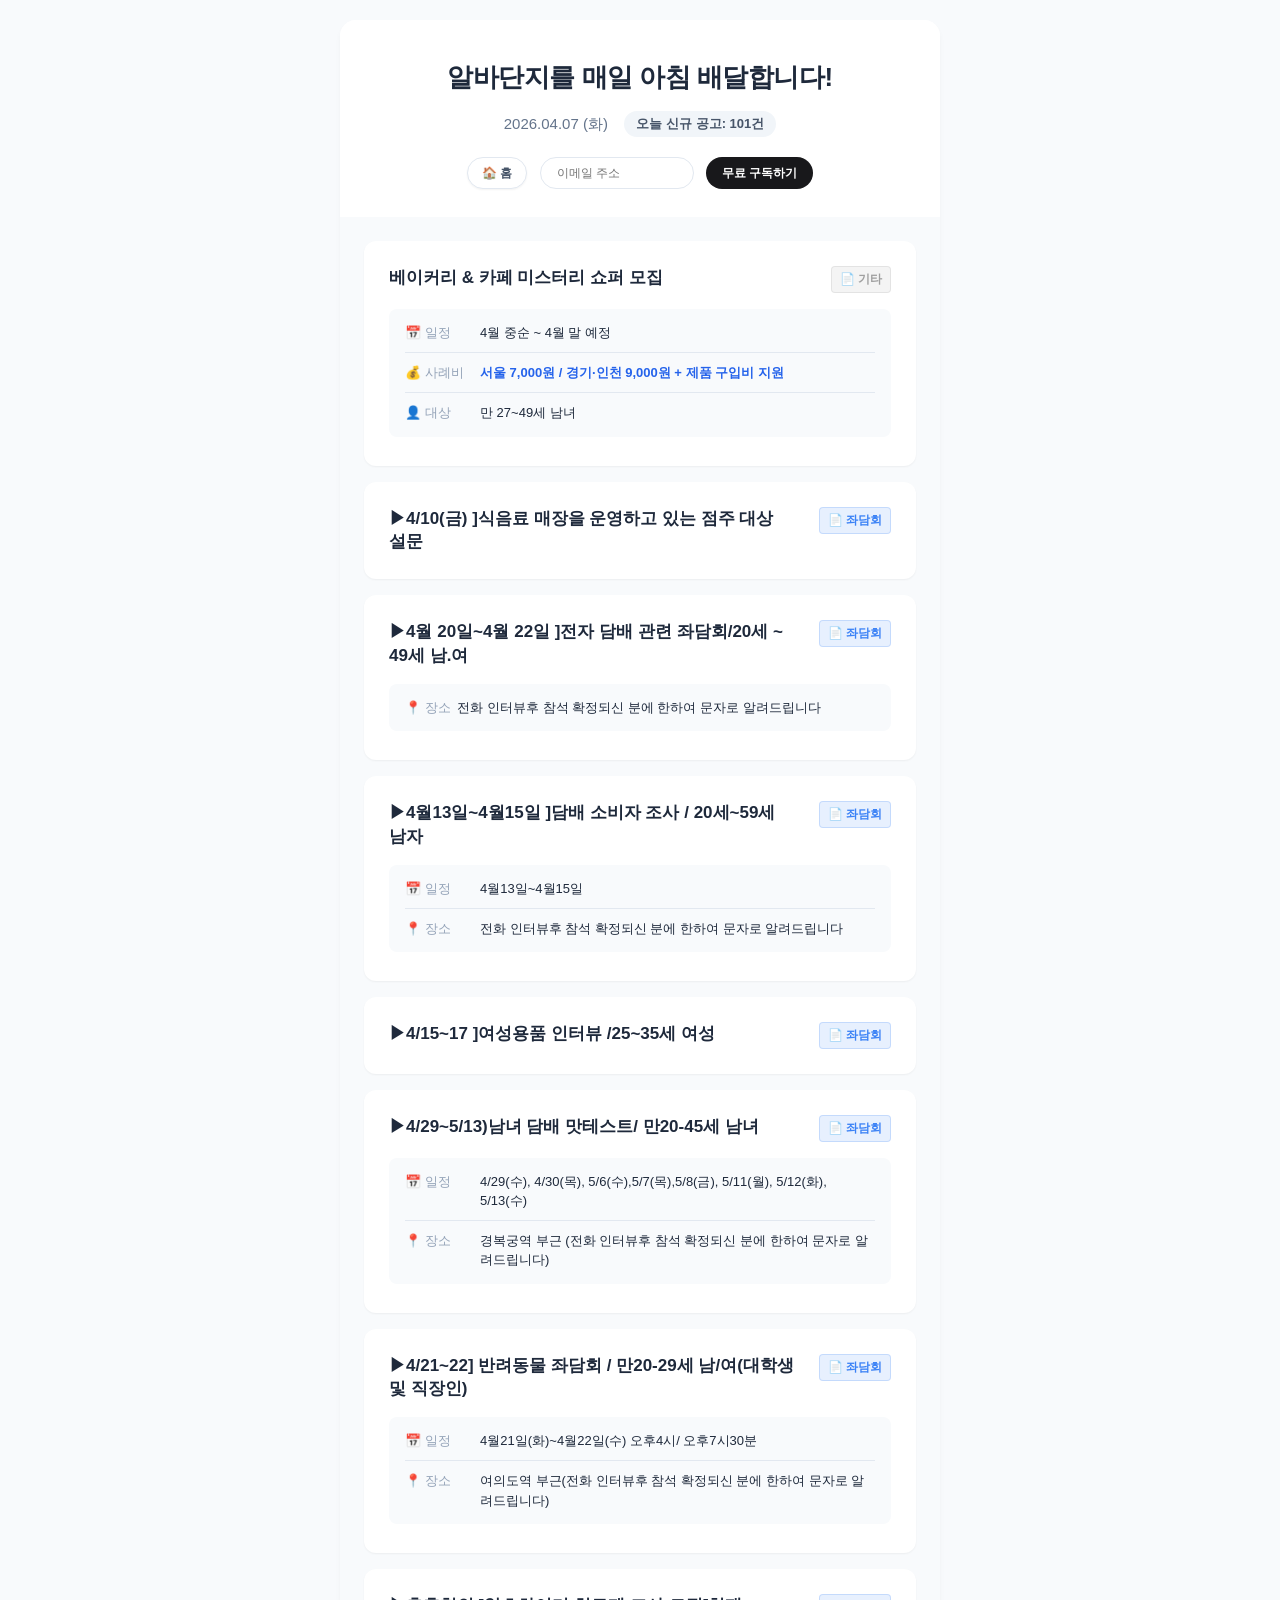
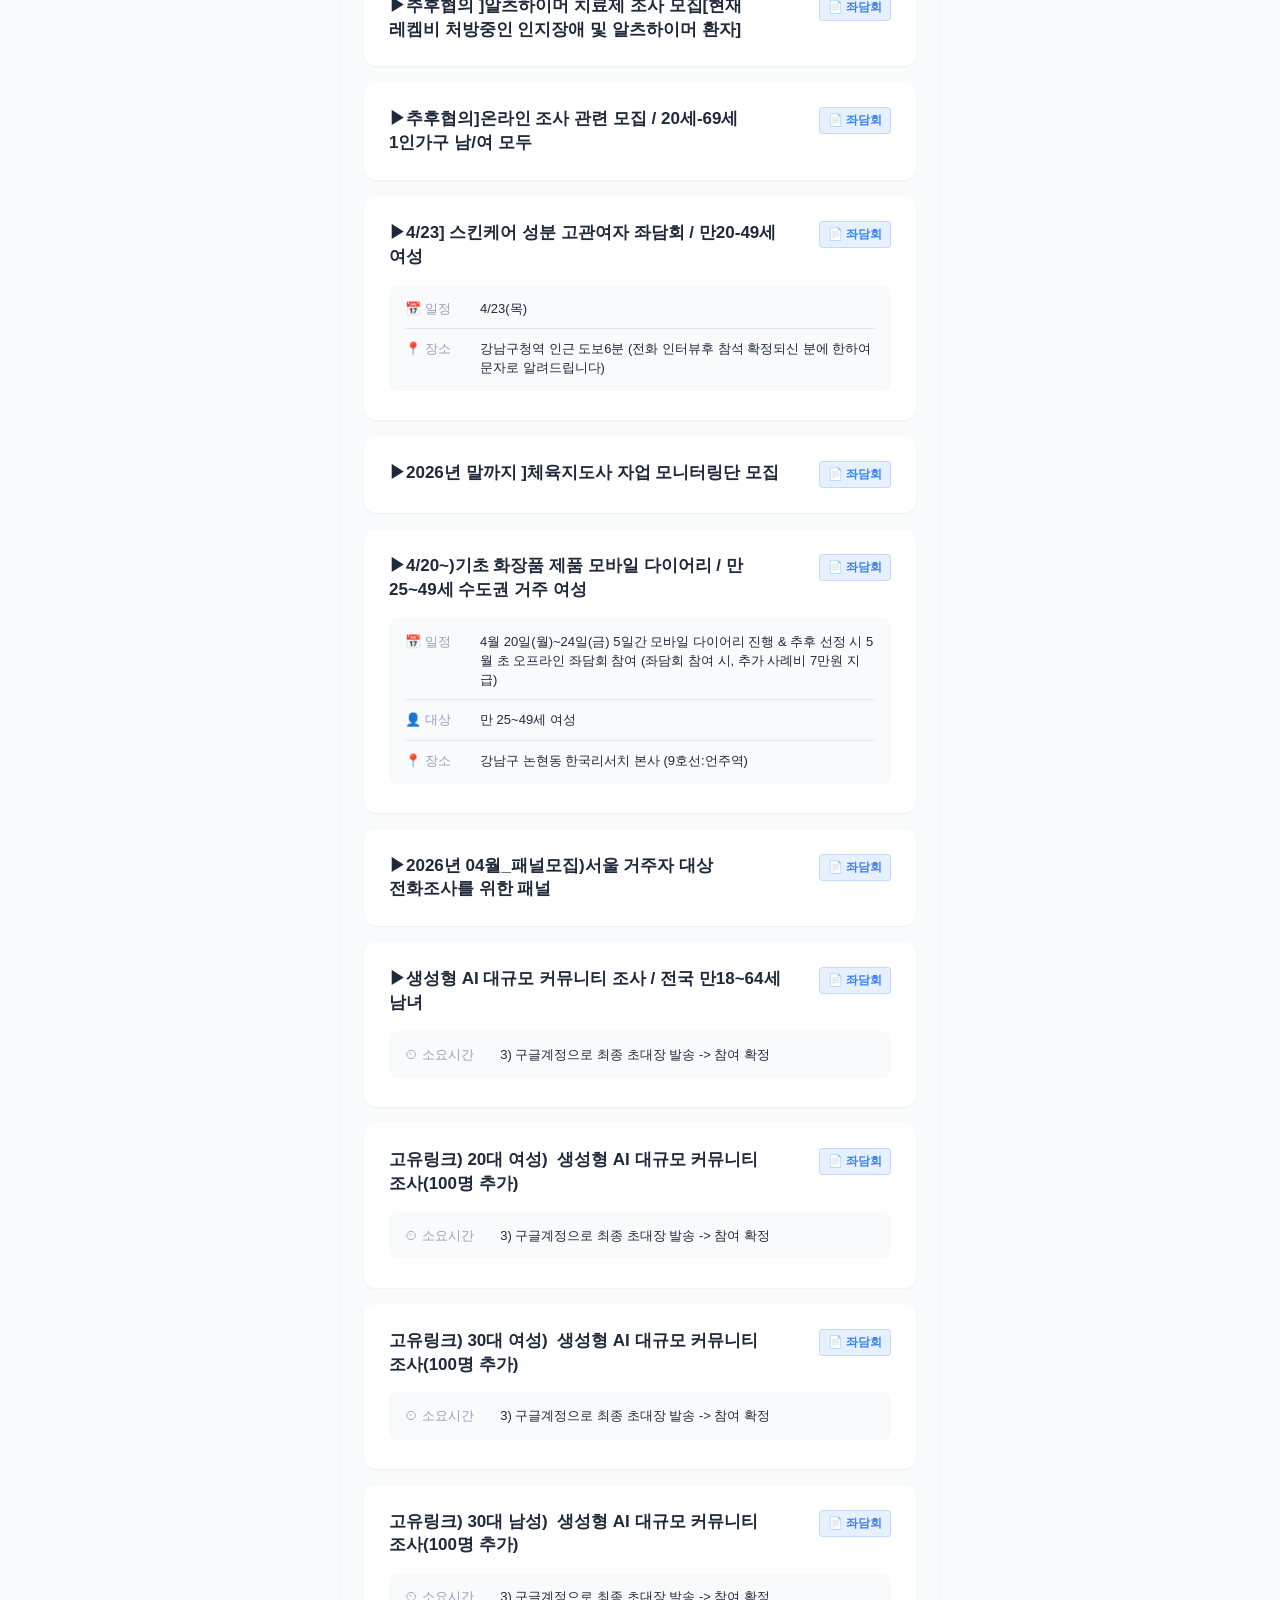
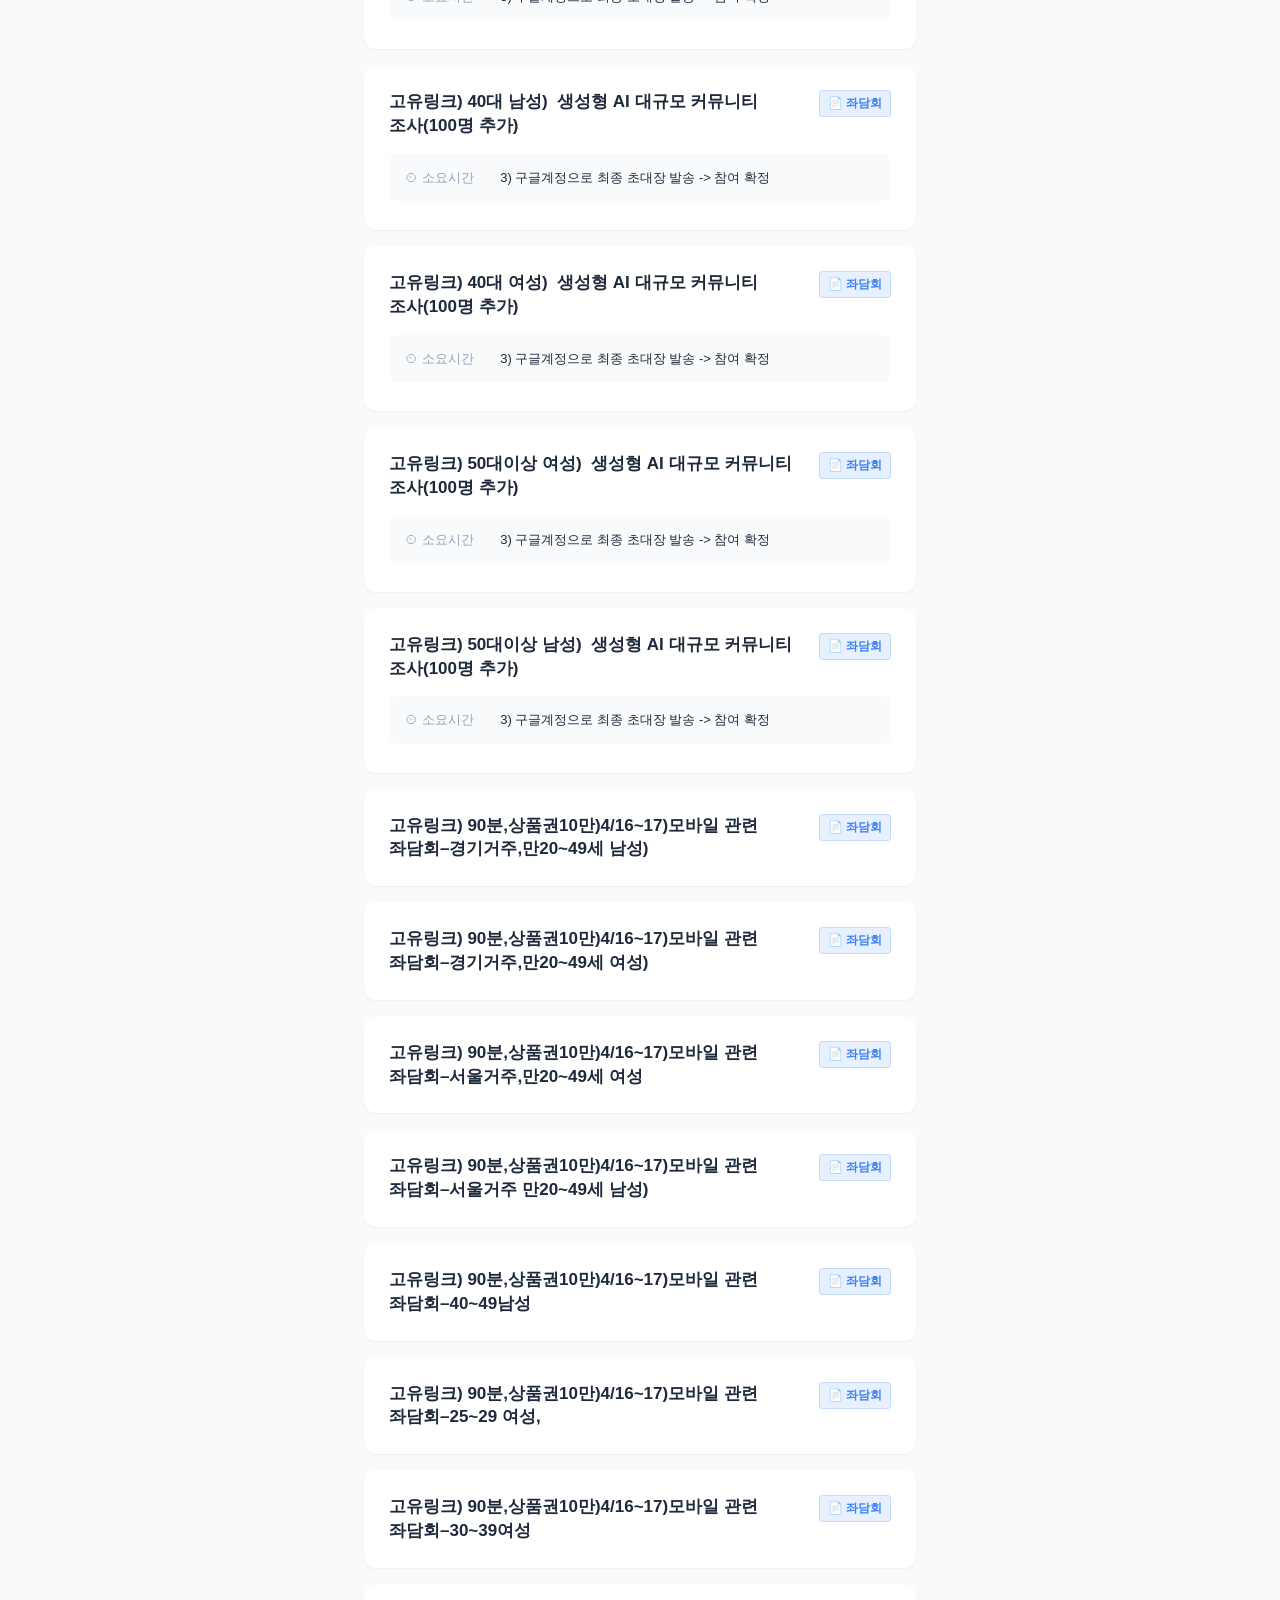
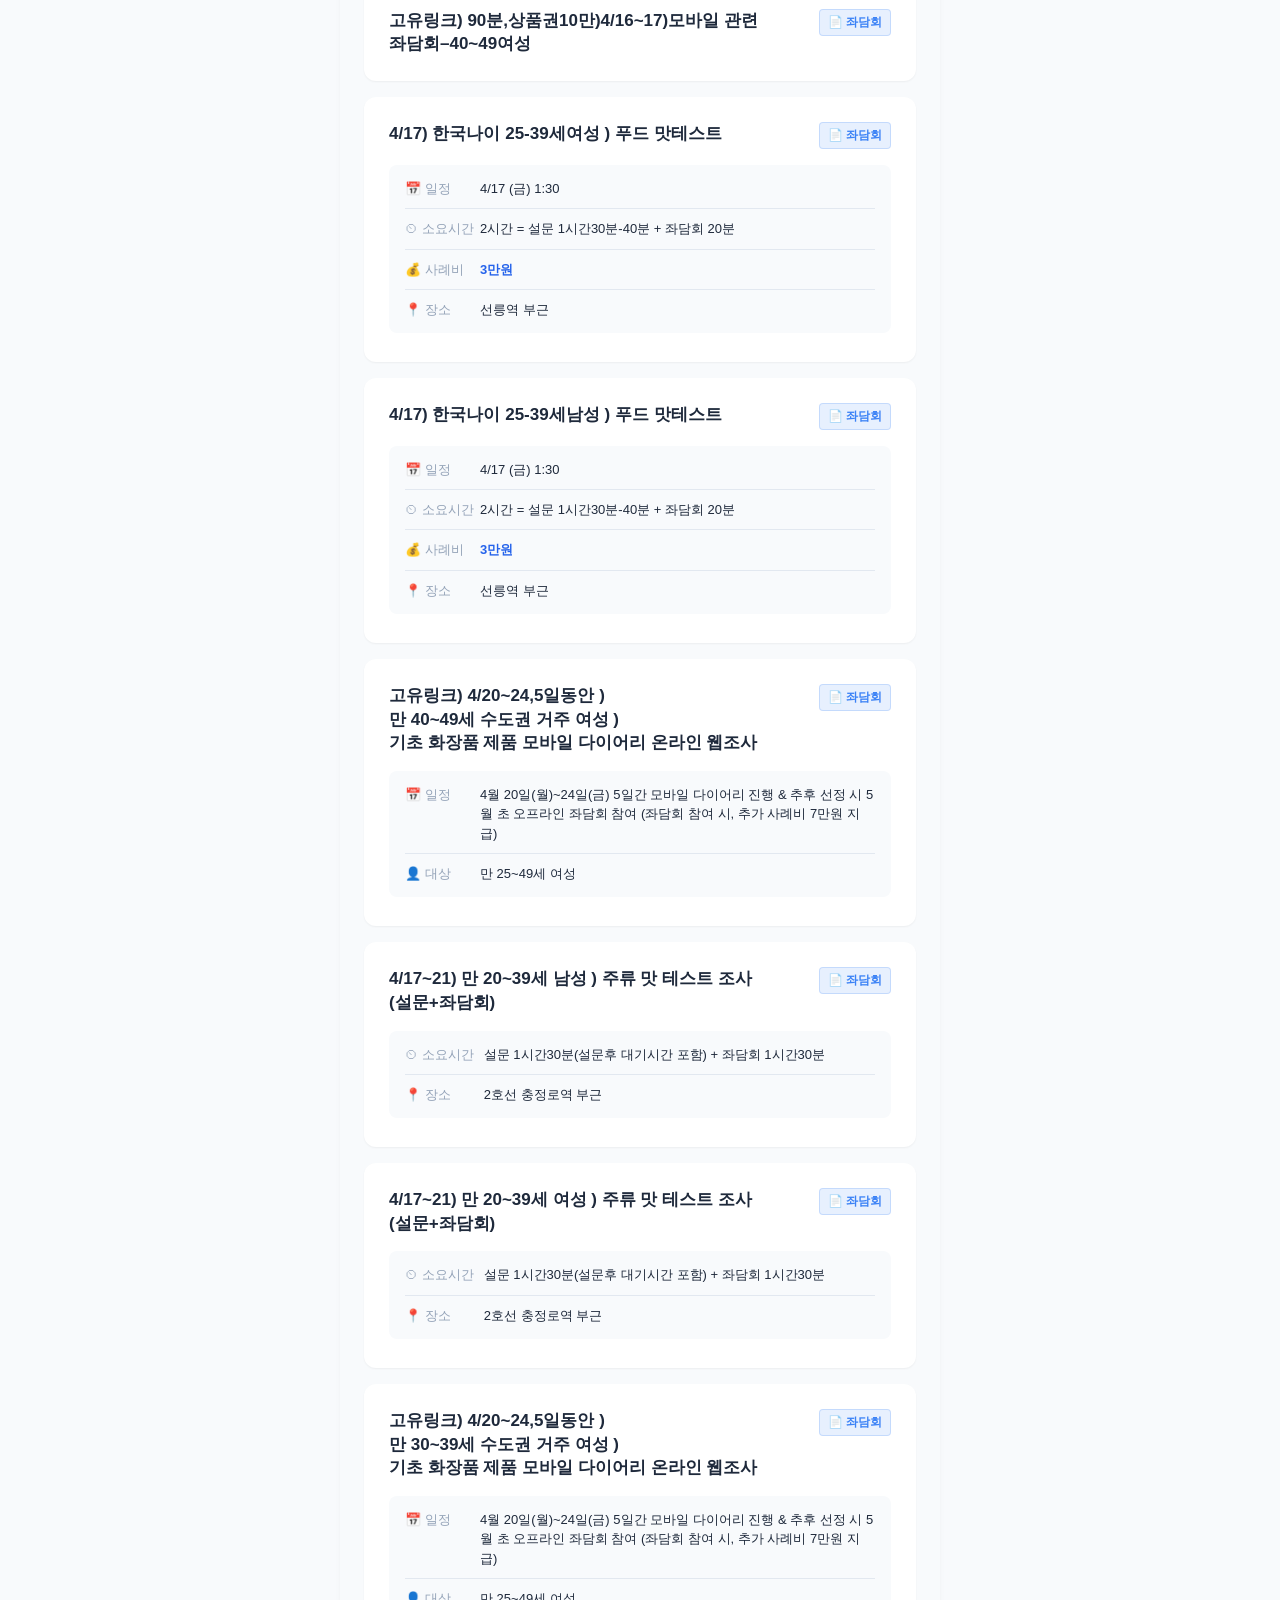
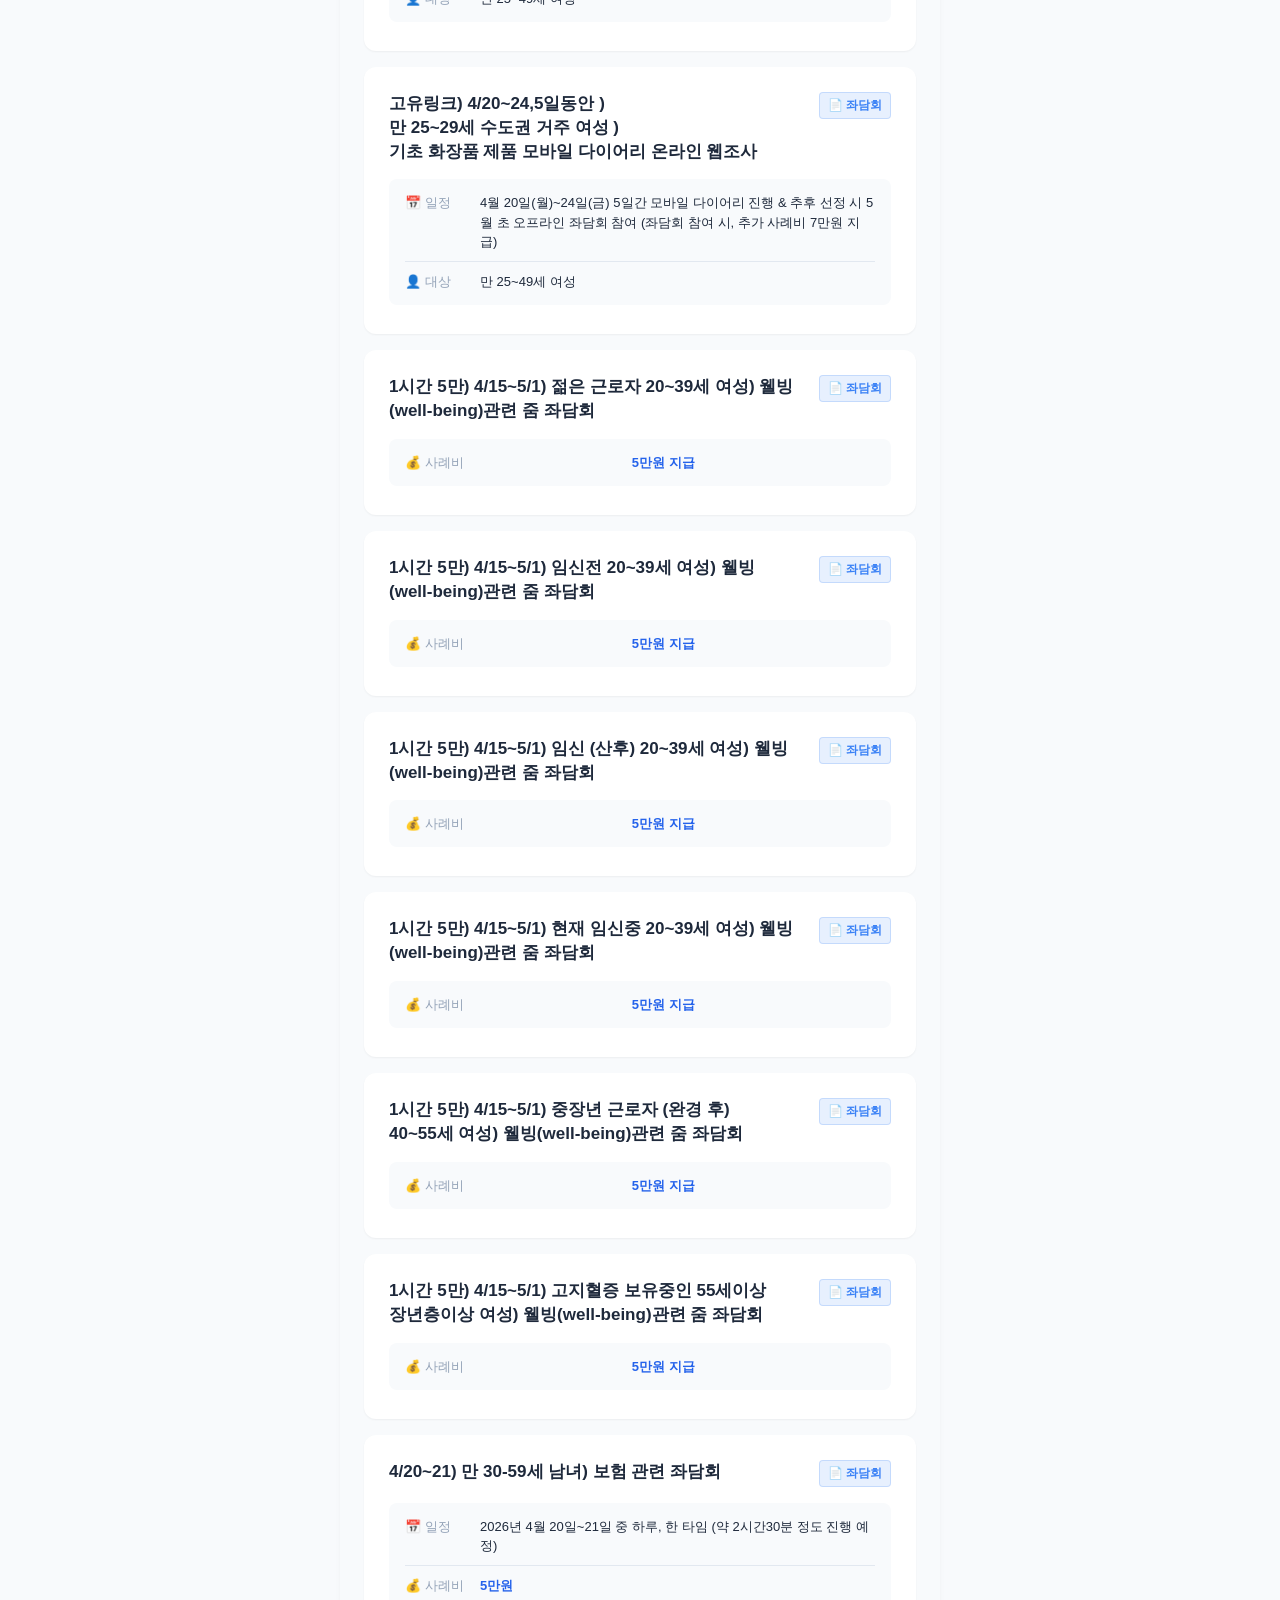
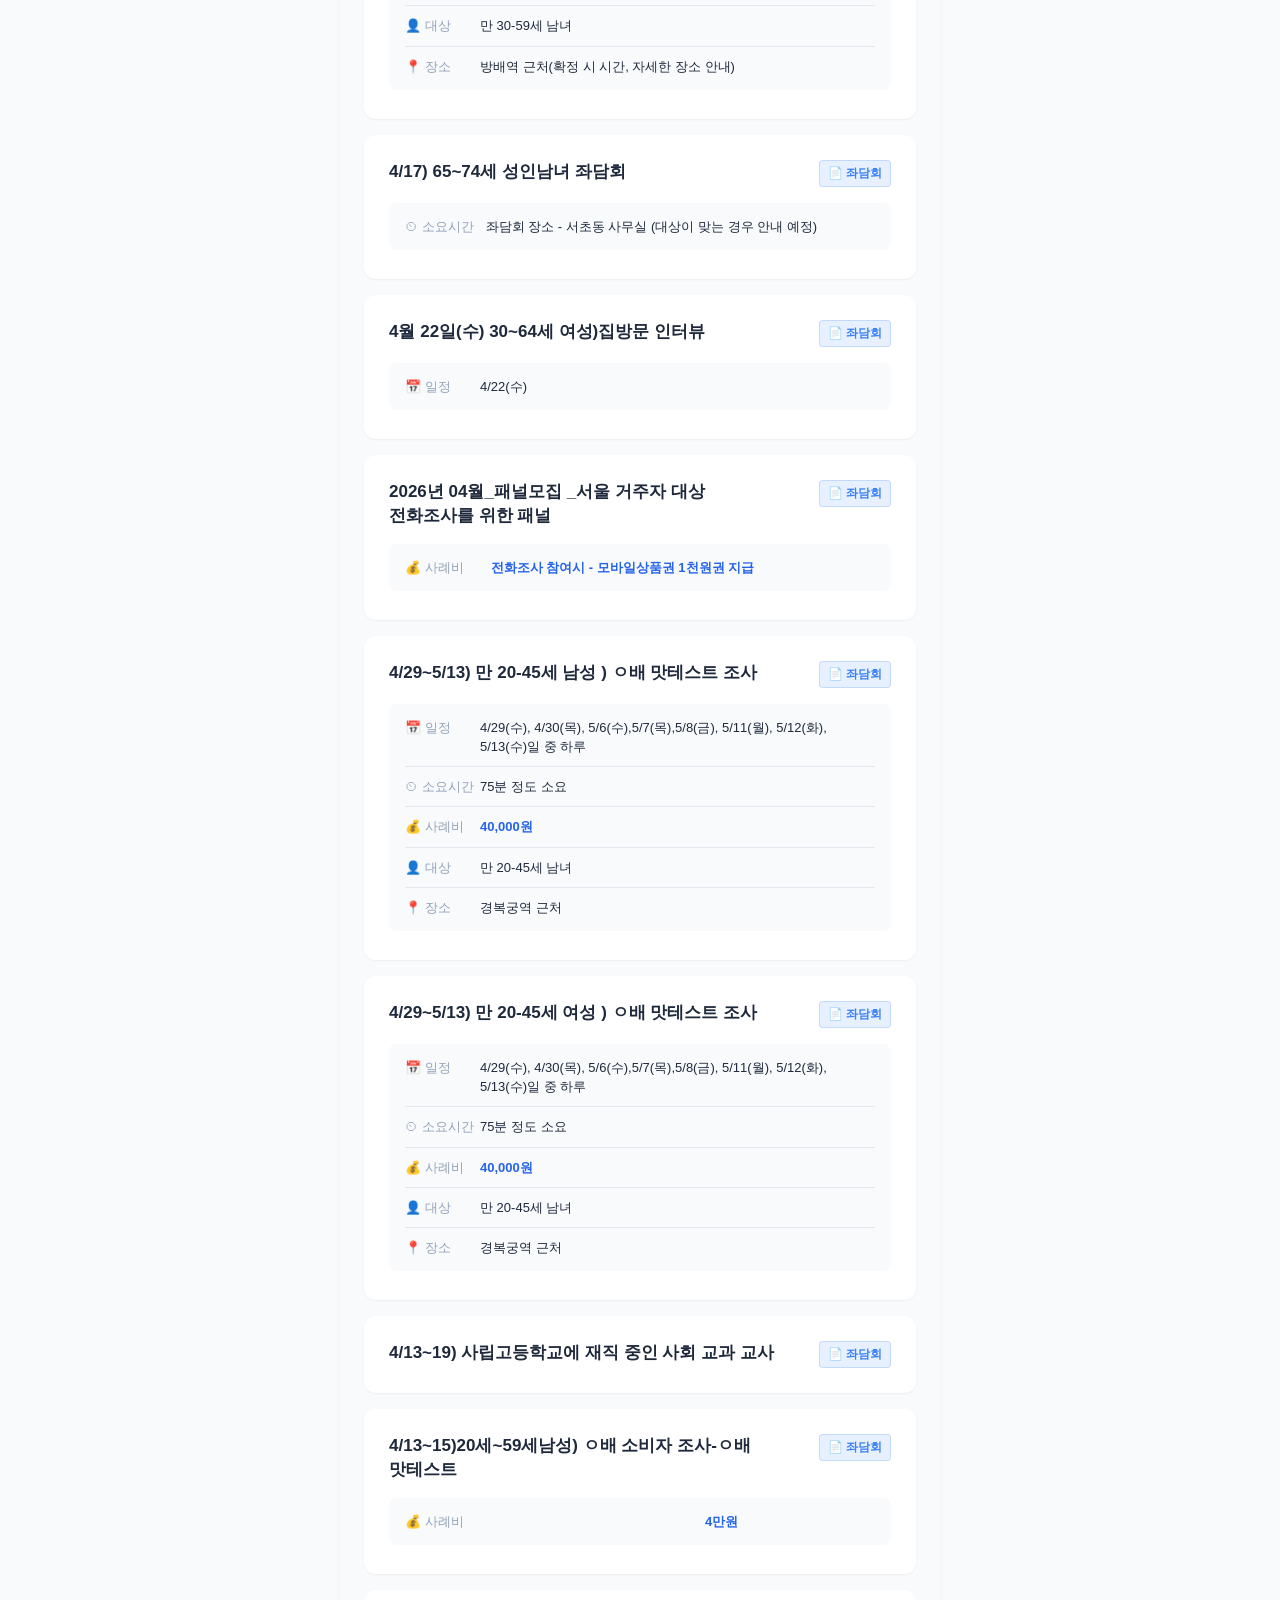
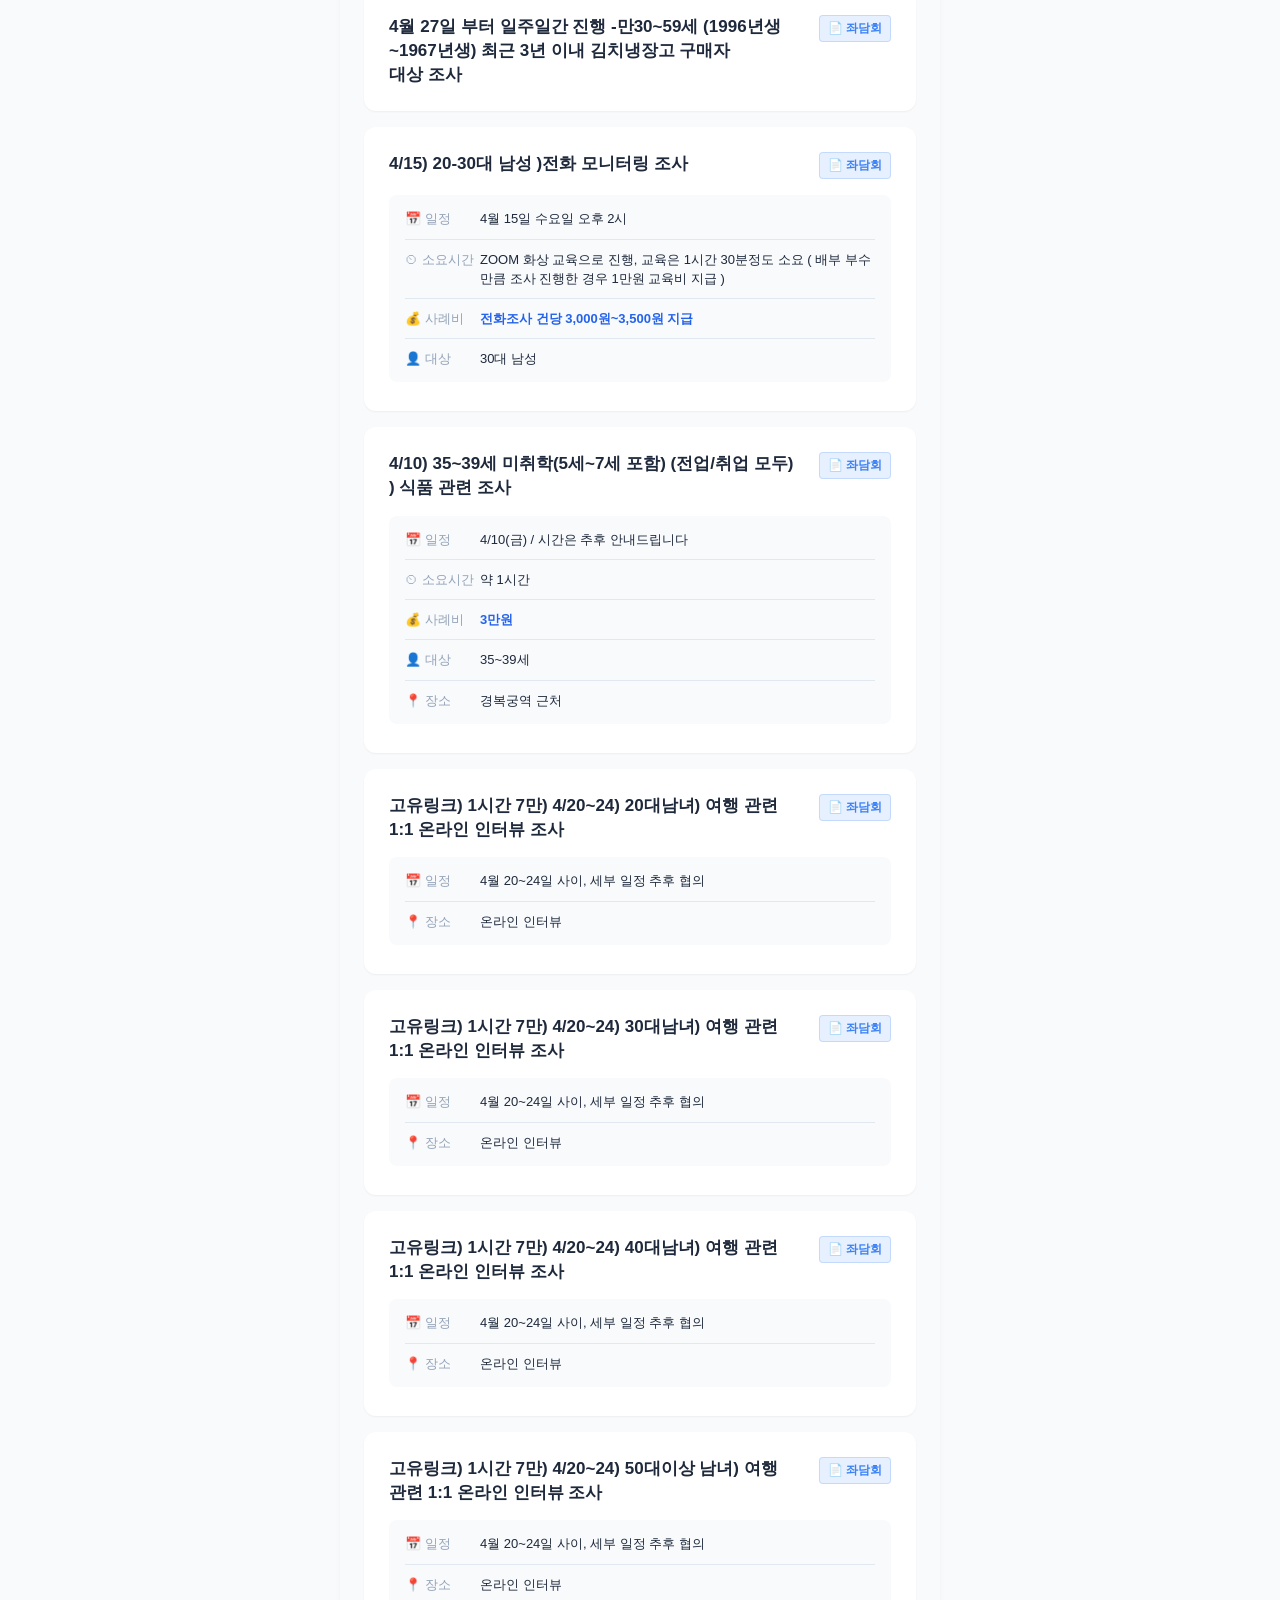
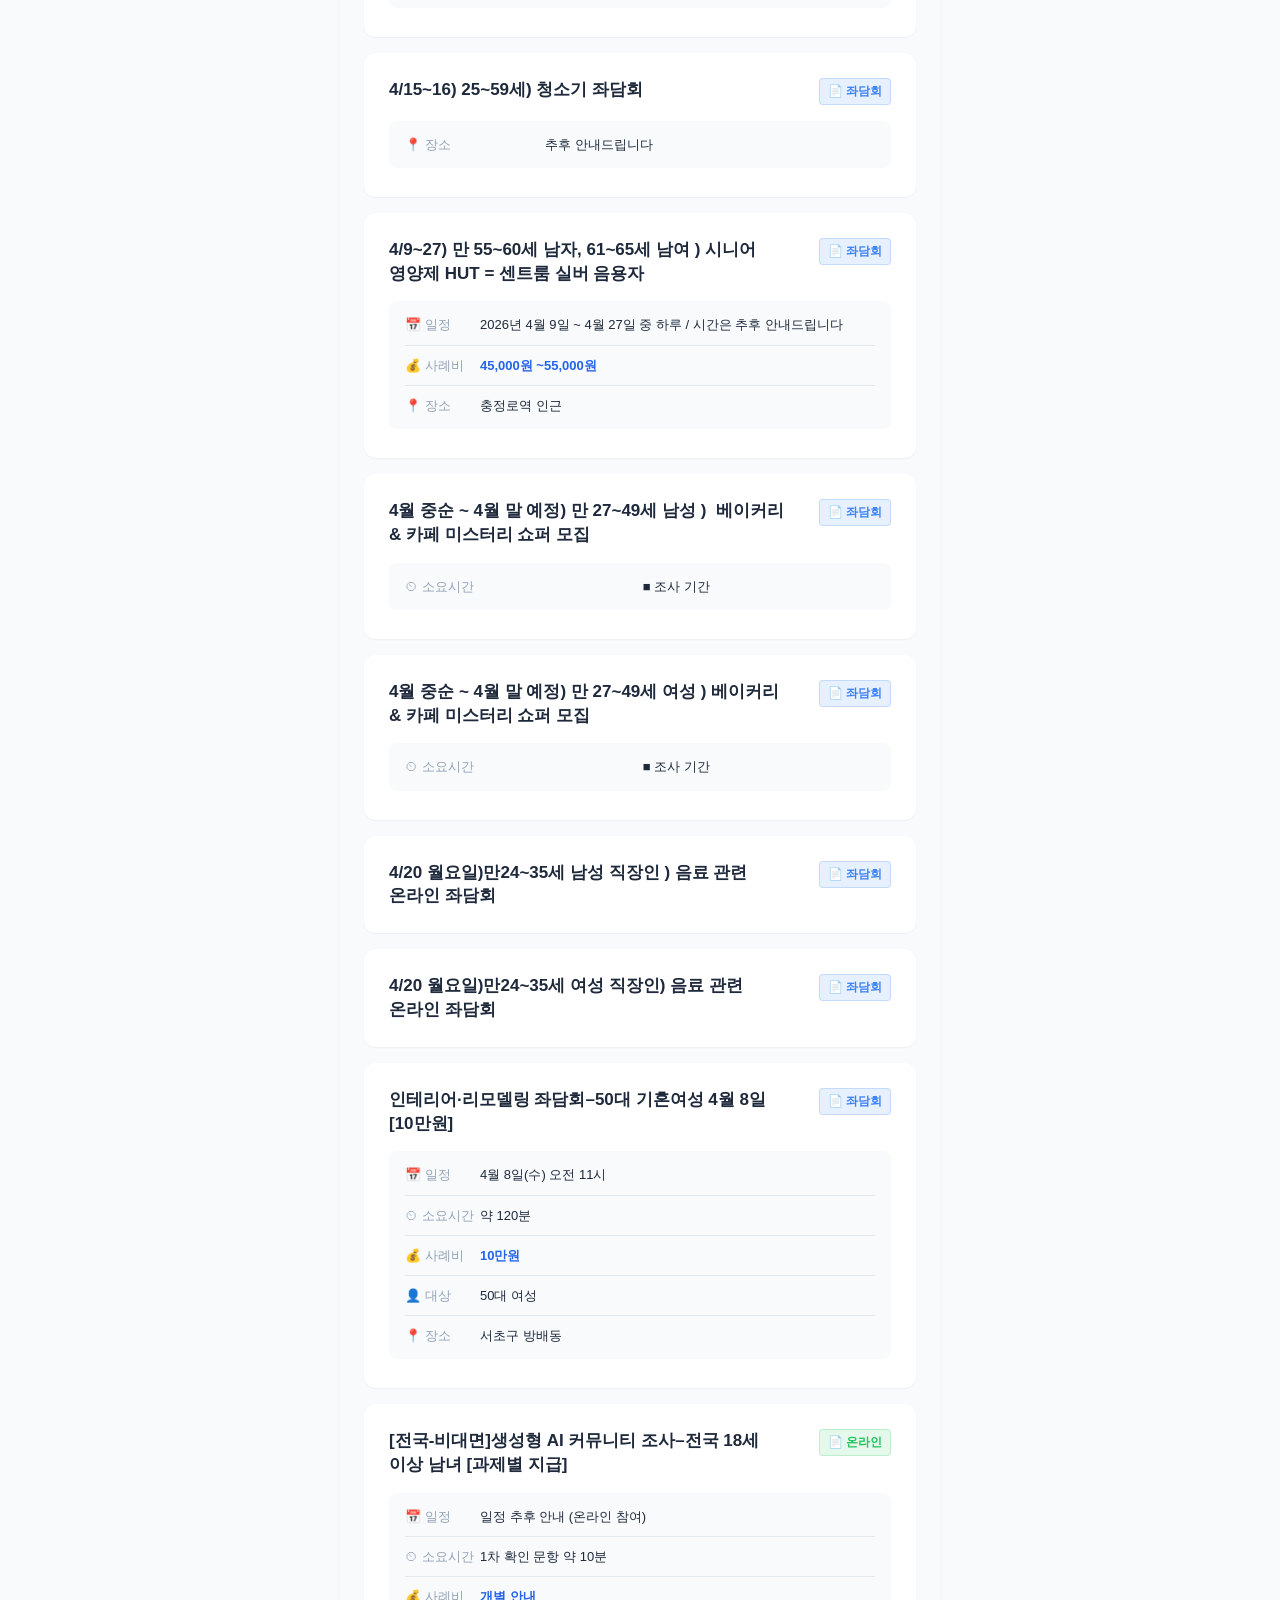
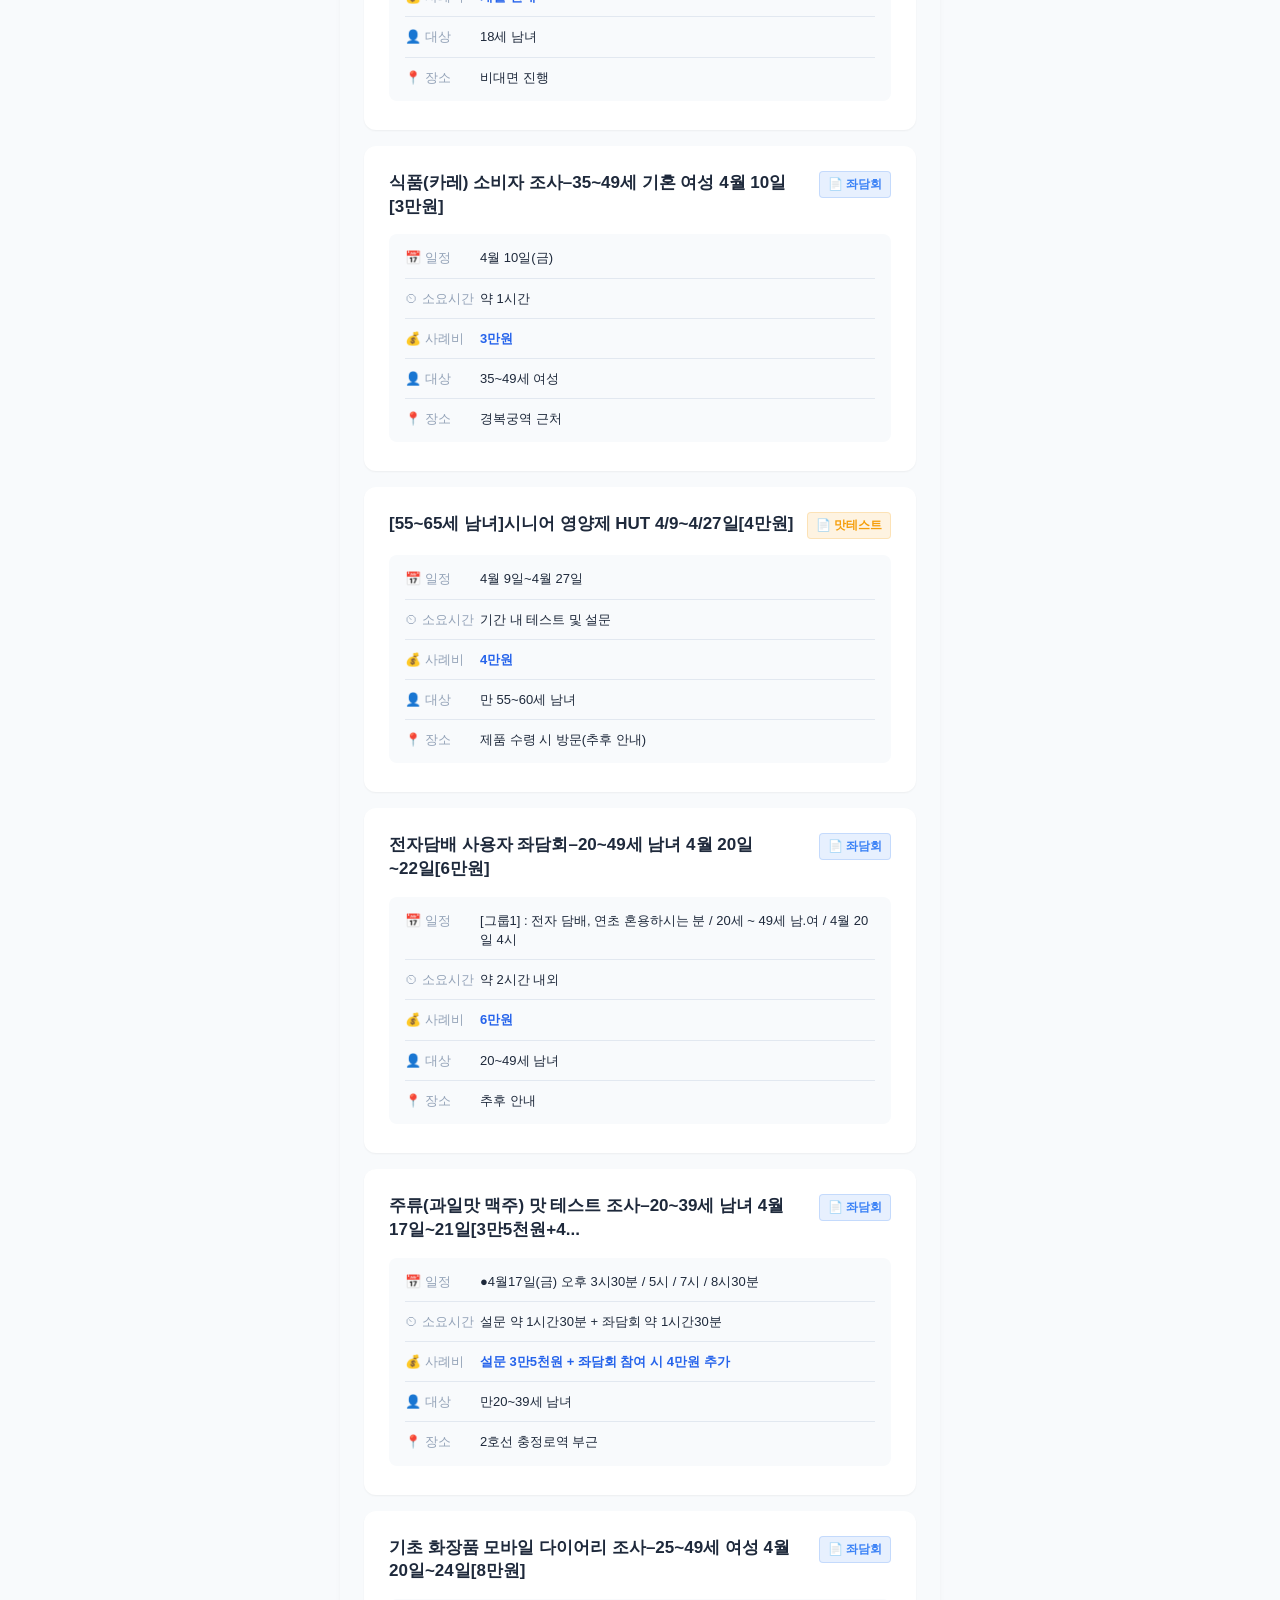
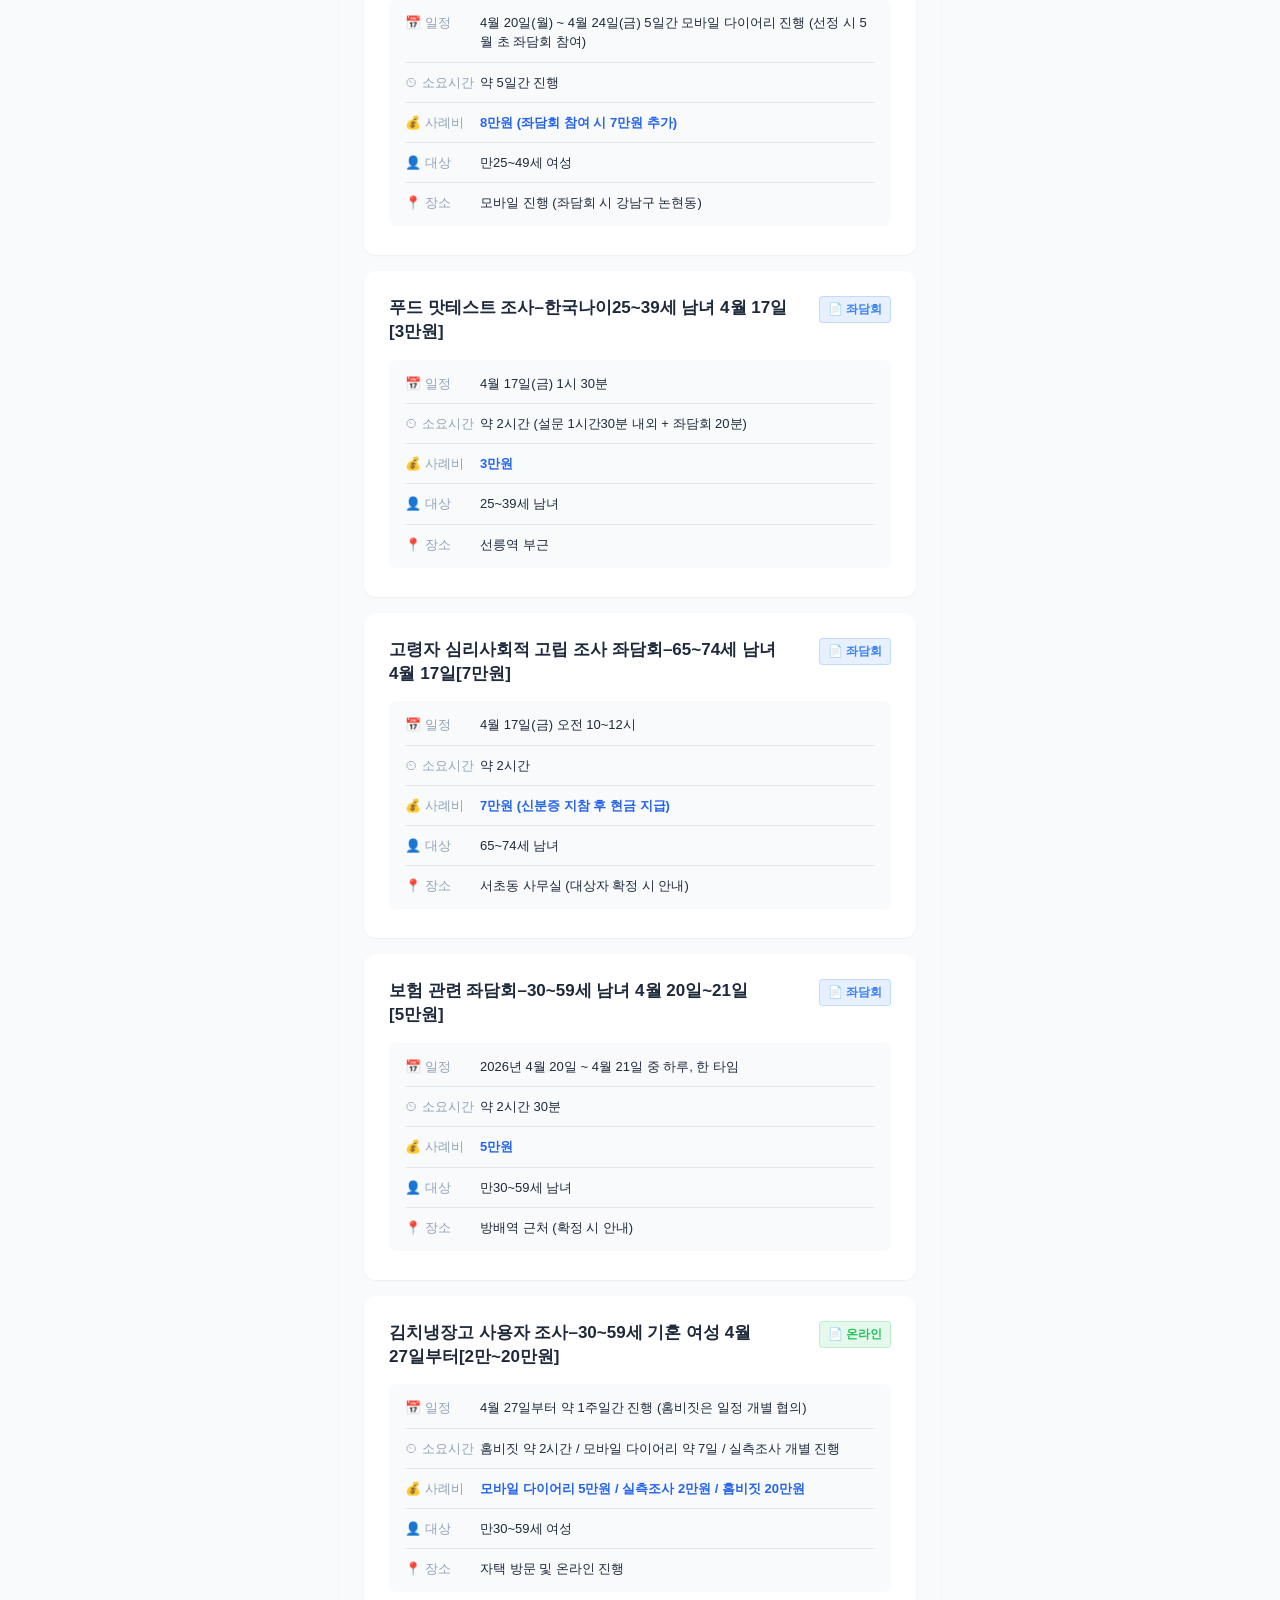
<file: newsletter-website/archives/2026-04-07.html>
<!DOCTYPE html>
<html lang="ko" xmlns:v="urn:schemas-microsoft-com:vml">
<head>
  <meta charset="UTF-8">
  <meta name="viewport" content="width=device-width, initial-scale=1.0">
  <title>알바단지 - 2026.04.07 (화)</title>
  <!--[if mso]><xml><o:OfficeDocumentSettings><o:PixelsPerInch>96</o:PixelsPerInch></o:OfficeDocumentSettings></xml><![endif]-->
  <style>
    /* Reset */
    body, table, td, p, a, h1, h2, h3 { margin: 0; padding: 0; }
    body { width: 100% !important; -webkit-text-size-adjust: 100%; -ms-text-size-adjust: 100%; }
    img { border: 0; height: auto; line-height: 100%; outline: none; text-decoration: none; }
    table { border-collapse: collapse !important; mso-table-lspace: 0pt; mso-table-rspace: 0pt; }
    
    /* Main styles */
    body {
      font-family: -apple-system, BlinkMacSystemFont, 'Segoe UI', Roboto, 'Noto Sans KR', 'Pretendard', sans-serif;
      background-color: #F8FAFC;
      color: #1E293B;
    }
    
    .email-wrapper { 
      max-width: 600px; 
      margin: 0 auto; 
      background-color: #FFFFFF; 
    }
    
    .header-section {
      background: linear-gradient(135deg, #2563EB, #3B82F6);
      padding: 40px 24px;
      text-align: center;
    }
    
    .posting-wrap {
      padding: 24px;
      background-color: #F8FAFC;
    }

    .posting-item {
      background: #FFFFFF;
      padding: 24px;
      border: 1px solid #E2E8F0;
      border-radius: 12px;
      margin-bottom: 16px;
    }
    
    .view-link {
      display: inline-block;
      margin-top: 16px;
      padding: 10px 20px;
      background: #EFF6FF;
      border: 1px solid #BFDBFE;
      border-radius: 8px;
      color: #2563EB;
      text-decoration: none;
      font-size: 14px;
      font-weight: 600;
    }
    
    .footer-section {
      padding: 32px 24px;
      text-align: center;
      background-color: #FFFFFF;
      border-top: 1px solid #E2E8F0;
      font-size: 12px;
      color: #64748B;
    }
    
    @media only screen and (max-width: 480px) {
      .email-wrapper { width: 100% !important; }
      .posting-wrap { padding: 16px !important; }
      .posting-item { padding: 16px !important; }
      .header-section { padding: 32px 16px !important; }
    }
  </style>
</head>
<body style="background-color: #F8FAFC; margin: 0; padding: 0;">
  <table role="presentation" cellspacing="0" cellpadding="0" border="0" width="100%" style="background-color: #F8FAFC;">
    <tr>
      <td align="center" style="padding: 20px 0;">
        <!--[if mso]><table role="presentation" border="0" cellspacing="0" cellpadding="0" align="center" width="600"><tr><td><![endif]-->
        <table role="presentation" cellspacing="0" cellpadding="0" border="0" width="100%" class="email-wrapper" style="max-width: 600px; background-color: #FFFFFF; border-radius: 16px; overflow: hidden; box-shadow: 0 4px 6px -1px rgba(0, 0, 0, 0.05);">
          
          <!-- Header -->
          <tr>
            <td class="header-section" style="background: #ffffff; padding: 40px 24px 20px 24px; text-align: center;">
              <h1 style="font-size: 26px; font-weight: 800; color: #1E293B; margin: 0 0 16px 0; letter-spacing: -0.5px;">
                알바단지를 매일 아침 배달합니다!
              </h1>
               <div style="text-align: center; margin-top: 8px;">
                 <span style="font-size: 15px; color: #64748B; display: inline-block; vertical-align: middle; margin-right: 12px;">2026.04.07 (화)</span>
                 <span style="display: inline-block; padding: 4px 12px; background: #F1F5F9; border-radius: 20px; font-size: 13px; color: #475569; font-weight: 600; vertical-align: middle;">오늘 신규 공고: 101건</span>
              </div>
              <div style="margin-top: 20px; text-align: center;">
                <!-- Home Button -->
                <a href="https://albadanji.com" style="display: inline-flex; align-items: center; padding: 5px 14px; background: #ffffff; color: #475569; text-decoration: none; border-radius: 20px; font-size: 12px; font-weight: 700; border: 1px solid #E2E8F0; box-shadow: 0 1px 2px rgba(0,0,0,0.05); height: 32px; box-sizing: border-box; vertical-align: middle; margin: 0 4px 8px 4px;">🏠 홈</a>
                <!-- Email Input (Pill) -->
                <div style="display: inline-flex; align-items: center; background: #ffffff; border-radius: 20px; padding: 0 14px; border: 1px solid #E2E8F0; height: 32px; box-sizing: border-box; vertical-align: middle; margin: 0 4px 8px 4px;" id="email-input-wrapper">
                  <a href="https://albadanji.com#subscribe" style="font-size: 12px; color: #94A3B8; text-decoration: none;" id="email-label">이메일 주소</a>
                </div>
                <!-- Subscribe Button (Pill) -->
                <a href="https://albadanji.com#subscribe" style="display: inline-flex; align-items: center; padding: 0 16px; background: #18181B; color: #ffffff; text-decoration: none; border-radius: 18px; font-size: 12px; font-weight: 700; height: 32px; box-sizing: border-box; vertical-align: middle; margin: 0 4px 8px 4px;" id="subscribe-btn">무료 구독하기</a>
              </div>
            </td>
          </tr>
          
          <!-- Postings Background Wrap -->
          <tr>
            <td class="posting-wrap" style="padding: 24px; background-color: #F8FAFC;">
              <!-- Container for all postings -->
              <table role="presentation" cellspacing="0" cellpadding="0" border="0" width="100%">
                
          <tr>
            <td style="padding-bottom: 16px;">
              <table role="presentation" cellspacing="0" cellpadding="0" border="0" width="100%" style="background-color: #FFFFFF; border: 1px solid #E2E8F0; border-radius: 12px; box-shadow: 0 1px 2px rgba(0,0,0,0.05); overflow: hidden; border-collapse: separate;">
                <tr>
                  <td style="padding: 0;">
                    <a href="https://albabank.pe.kr/%eb%b2%a0%ec%9d%b4%ec%bb%a4%eb%a6%ac-%ec%b9%b4%ed%8e%98-%eb%af%b8%ec%8a%a4%ed%84%b0%eb%a6%ac-%ec%87%bc%ed%8d%bc-%eb%aa%a8%ec%a7%91/" style="display: block; padding: 24px; text-decoration: none; color: inherit;" target="_blank">
                      <table role="presentation" cellspacing="0" cellpadding="0" border="0" width="100%">
                        <tr>
                          <td style="vertical-align: top;">
                            <h3 style="font-size: 17px; font-weight: 700; color: #1E293B; margin: 0; line-height: 1.4; word-break: keep-all; text-decoration: none;">
                              베이커리 & 카페 미스터리 쇼퍼 모집
                            </h3>
                          </td>
                          <td style="vertical-align: top; text-align: right; width: 85px; padding-left: 12px;">
                            <span class="type-badge" style="display: inline-block; padding: 4px 8px; border-radius: 4px; font-size: 12px; font-weight: 700; background: rgba(160,160,160, 0.12); color: #a0a0a0; white-space: nowrap; border: 1px solid rgba(160,160,160, 0.2); text-decoration: none;">
                              &#128196; 기타
                            </span>
                          </td>
                        </tr>
                      </table>
                      
                      
          <table role="presentation" cellspacing="0" cellpadding="0" border="0" width="100%" style="background-color: #F8FAFC; border-radius: 8px; margin-top: 16px; margin-bottom: 4px;">
            <tr>
              <td style="padding: 4px 16px;">
                <table role="presentation" cellspacing="0" cellpadding="0" border="0" width="100%">
                  
          <tr>
            <td style="padding: 10px 0; border-bottom: 1px solid #E2E8F0; width: 75px; vertical-align: top;">
              <span style="color: #94A3B8; font-size: 13px;">&#128197; 일정</span>
            </td>
            <td style="padding: 10px 0; border-bottom: 1px solid #E2E8F0; vertical-align: top;">
              <span style="color: #1E293B; font-size: 13px; line-height: 1.4;">4월 중순 ~ 4월 말 예정</span>
            </td>
          </tr>
          <tr>
            <td style="padding: 10px 0; border-bottom: 1px solid #E2E8F0; vertical-align: top;">
              <span style="color: #94A3B8; font-size: 13px;">&#128176; 사례비</span>
            </td>
            <td style="padding: 10px 0; border-bottom: 1px solid #E2E8F0; vertical-align: top;">
              <span style="color: #2563EB; font-size: 13px; font-weight: 700; line-height: 1.4;">서울 7,000원 / 경기·인천 9,000원 + 제품 구입비 지원</span>
            </td>
          </tr>
          <tr>
            <td style="padding: 10px 0; border-bottom: none; vertical-align: top;">
              <span style="color: #94A3B8; font-size: 13px;">&#128100; 대상</span>
            </td>
            <td style="padding: 10px 0; border-bottom: none; vertical-align: top;">
              <span style="color: #1E293B; font-size: 13px; line-height: 1.4;">만 27~49세 남녀</span>
            </td>
          </tr>
                </table>
              </td>
            </tr>
          </table>
        
                    </a>
                  </td>
                </tr>
              </table>
            </td>
          </tr>

          <tr>
            <td style="padding-bottom: 16px;">
              <table role="presentation" cellspacing="0" cellpadding="0" border="0" width="100%" style="background-color: #FFFFFF; border: 1px solid #E2E8F0; border-radius: 12px; box-shadow: 0 1px 2px rgba(0,0,0,0.05); overflow: hidden; border-collapse: separate;">
                <tr>
                  <td style="padding: 0;">
                    <a href="https://cafe.naver.com/sk77lee/35087" style="display: block; padding: 24px; text-decoration: none; color: inherit;" target="_blank">
                      <table role="presentation" cellspacing="0" cellpadding="0" border="0" width="100%">
                        <tr>
                          <td style="vertical-align: top;">
                            <h3 style="font-size: 17px; font-weight: 700; color: #1E293B; margin: 0; line-height: 1.4; word-break: keep-all; text-decoration: none;">
                              ▶4/10(금) ]식음료 매장을 운영하고 있는 점주 대상 설문
                            </h3>
                          </td>
                          <td style="vertical-align: top; text-align: right; width: 85px; padding-left: 12px;">
                            <span class="type-badge" style="display: inline-block; padding: 4px 8px; border-radius: 4px; font-size: 12px; font-weight: 700; background: rgba(59,130,246, 0.12); color: #3b82f6; white-space: nowrap; border: 1px solid rgba(59,130,246, 0.2); text-decoration: none;">
                              &#128196; 좌담회
                            </span>
                          </td>
                        </tr>
                      </table>
                      
                      
                    </a>
                  </td>
                </tr>
              </table>
            </td>
          </tr>

          <tr>
            <td style="padding-bottom: 16px;">
              <table role="presentation" cellspacing="0" cellpadding="0" border="0" width="100%" style="background-color: #FFFFFF; border: 1px solid #E2E8F0; border-radius: 12px; box-shadow: 0 1px 2px rgba(0,0,0,0.05); overflow: hidden; border-collapse: separate;">
                <tr>
                  <td style="padding: 0;">
                    <a href="https://cafe.naver.com/sk77lee/35088" style="display: block; padding: 24px; text-decoration: none; color: inherit;" target="_blank">
                      <table role="presentation" cellspacing="0" cellpadding="0" border="0" width="100%">
                        <tr>
                          <td style="vertical-align: top;">
                            <h3 style="font-size: 17px; font-weight: 700; color: #1E293B; margin: 0; line-height: 1.4; word-break: keep-all; text-decoration: none;">
                              ▶4월 20일~4월 22일 ]전자 담배 관련 좌담회/20세 ~ 49세 남.여
                            </h3>
                          </td>
                          <td style="vertical-align: top; text-align: right; width: 85px; padding-left: 12px;">
                            <span class="type-badge" style="display: inline-block; padding: 4px 8px; border-radius: 4px; font-size: 12px; font-weight: 700; background: rgba(59,130,246, 0.12); color: #3b82f6; white-space: nowrap; border: 1px solid rgba(59,130,246, 0.2); text-decoration: none;">
                              &#128196; 좌담회
                            </span>
                          </td>
                        </tr>
                      </table>
                      
                      
          <table role="presentation" cellspacing="0" cellpadding="0" border="0" width="100%" style="background-color: #F8FAFC; border-radius: 8px; margin-top: 16px; margin-bottom: 4px;">
            <tr>
              <td style="padding: 4px 16px;">
                <table role="presentation" cellspacing="0" cellpadding="0" border="0" width="100%">
                  
          <tr>
            <td style="padding: 10px 0; border-bottom: none; vertical-align: top;">
              <span style="color: #94A3B8; font-size: 13px;">&#128205; 장소</span>
            </td>
            <td style="padding: 10px 0; border-bottom: none; vertical-align: top;">
              <span style="color: #1E293B; font-size: 13px; line-height: 1.4;">전화 인터뷰후 참석 확정되신 분에 한하여 문자로 알려드립니다</span>
            </td>
          </tr>
                </table>
              </td>
            </tr>
          </table>
        
                    </a>
                  </td>
                </tr>
              </table>
            </td>
          </tr>

          <tr>
            <td style="padding-bottom: 16px;">
              <table role="presentation" cellspacing="0" cellpadding="0" border="0" width="100%" style="background-color: #FFFFFF; border: 1px solid #E2E8F0; border-radius: 12px; box-shadow: 0 1px 2px rgba(0,0,0,0.05); overflow: hidden; border-collapse: separate;">
                <tr>
                  <td style="padding: 0;">
                    <a href="https://cafe.naver.com/sk77lee/35089" style="display: block; padding: 24px; text-decoration: none; color: inherit;" target="_blank">
                      <table role="presentation" cellspacing="0" cellpadding="0" border="0" width="100%">
                        <tr>
                          <td style="vertical-align: top;">
                            <h3 style="font-size: 17px; font-weight: 700; color: #1E293B; margin: 0; line-height: 1.4; word-break: keep-all; text-decoration: none;">
                              ▶4월13일~4월15일 ]담배 소비자 조사 / 20세~59세 남자
                            </h3>
                          </td>
                          <td style="vertical-align: top; text-align: right; width: 85px; padding-left: 12px;">
                            <span class="type-badge" style="display: inline-block; padding: 4px 8px; border-radius: 4px; font-size: 12px; font-weight: 700; background: rgba(59,130,246, 0.12); color: #3b82f6; white-space: nowrap; border: 1px solid rgba(59,130,246, 0.2); text-decoration: none;">
                              &#128196; 좌담회
                            </span>
                          </td>
                        </tr>
                      </table>
                      
                      
          <table role="presentation" cellspacing="0" cellpadding="0" border="0" width="100%" style="background-color: #F8FAFC; border-radius: 8px; margin-top: 16px; margin-bottom: 4px;">
            <tr>
              <td style="padding: 4px 16px;">
                <table role="presentation" cellspacing="0" cellpadding="0" border="0" width="100%">
                  
          <tr>
            <td style="padding: 10px 0; border-bottom: 1px solid #E2E8F0; width: 75px; vertical-align: top;">
              <span style="color: #94A3B8; font-size: 13px;">&#128197; 일정</span>
            </td>
            <td style="padding: 10px 0; border-bottom: 1px solid #E2E8F0; vertical-align: top;">
              <span style="color: #1E293B; font-size: 13px; line-height: 1.4;">4월13일~4월15일</span>
            </td>
          </tr>
          <tr>
            <td style="padding: 10px 0; border-bottom: none; vertical-align: top;">
              <span style="color: #94A3B8; font-size: 13px;">&#128205; 장소</span>
            </td>
            <td style="padding: 10px 0; border-bottom: none; vertical-align: top;">
              <span style="color: #1E293B; font-size: 13px; line-height: 1.4;">전화 인터뷰후 참석 확정되신 분에 한하여 문자로 알려드립니다</span>
            </td>
          </tr>
                </table>
              </td>
            </tr>
          </table>
        
                    </a>
                  </td>
                </tr>
              </table>
            </td>
          </tr>

          <tr>
            <td style="padding-bottom: 16px;">
              <table role="presentation" cellspacing="0" cellpadding="0" border="0" width="100%" style="background-color: #FFFFFF; border: 1px solid #E2E8F0; border-radius: 12px; box-shadow: 0 1px 2px rgba(0,0,0,0.05); overflow: hidden; border-collapse: separate;">
                <tr>
                  <td style="padding: 0;">
                    <a href="https://cafe.naver.com/sk77lee/35090" style="display: block; padding: 24px; text-decoration: none; color: inherit;" target="_blank">
                      <table role="presentation" cellspacing="0" cellpadding="0" border="0" width="100%">
                        <tr>
                          <td style="vertical-align: top;">
                            <h3 style="font-size: 17px; font-weight: 700; color: #1E293B; margin: 0; line-height: 1.4; word-break: keep-all; text-decoration: none;">
                              ▶4/15~17 ]여성용품 인터뷰 /25~35세 여성
                            </h3>
                          </td>
                          <td style="vertical-align: top; text-align: right; width: 85px; padding-left: 12px;">
                            <span class="type-badge" style="display: inline-block; padding: 4px 8px; border-radius: 4px; font-size: 12px; font-weight: 700; background: rgba(59,130,246, 0.12); color: #3b82f6; white-space: nowrap; border: 1px solid rgba(59,130,246, 0.2); text-decoration: none;">
                              &#128196; 좌담회
                            </span>
                          </td>
                        </tr>
                      </table>
                      
                      
                    </a>
                  </td>
                </tr>
              </table>
            </td>
          </tr>

          <tr>
            <td style="padding-bottom: 16px;">
              <table role="presentation" cellspacing="0" cellpadding="0" border="0" width="100%" style="background-color: #FFFFFF; border: 1px solid #E2E8F0; border-radius: 12px; box-shadow: 0 1px 2px rgba(0,0,0,0.05); overflow: hidden; border-collapse: separate;">
                <tr>
                  <td style="padding: 0;">
                    <a href="https://cafe.naver.com/sk77lee/35091" style="display: block; padding: 24px; text-decoration: none; color: inherit;" target="_blank">
                      <table role="presentation" cellspacing="0" cellpadding="0" border="0" width="100%">
                        <tr>
                          <td style="vertical-align: top;">
                            <h3 style="font-size: 17px; font-weight: 700; color: #1E293B; margin: 0; line-height: 1.4; word-break: keep-all; text-decoration: none;">
                              ▶4/29~5/13)남녀 담배 맛테스트/ 만20-45세 남녀
                            </h3>
                          </td>
                          <td style="vertical-align: top; text-align: right; width: 85px; padding-left: 12px;">
                            <span class="type-badge" style="display: inline-block; padding: 4px 8px; border-radius: 4px; font-size: 12px; font-weight: 700; background: rgba(59,130,246, 0.12); color: #3b82f6; white-space: nowrap; border: 1px solid rgba(59,130,246, 0.2); text-decoration: none;">
                              &#128196; 좌담회
                            </span>
                          </td>
                        </tr>
                      </table>
                      
                      
          <table role="presentation" cellspacing="0" cellpadding="0" border="0" width="100%" style="background-color: #F8FAFC; border-radius: 8px; margin-top: 16px; margin-bottom: 4px;">
            <tr>
              <td style="padding: 4px 16px;">
                <table role="presentation" cellspacing="0" cellpadding="0" border="0" width="100%">
                  
          <tr>
            <td style="padding: 10px 0; border-bottom: 1px solid #E2E8F0; width: 75px; vertical-align: top;">
              <span style="color: #94A3B8; font-size: 13px;">&#128197; 일정</span>
            </td>
            <td style="padding: 10px 0; border-bottom: 1px solid #E2E8F0; vertical-align: top;">
              <span style="color: #1E293B; font-size: 13px; line-height: 1.4;">4/29(수), 4/30(목), 5/6(수),5/7(목),5/8(금), 5/11(월), 5/12(화), 5/13(수)</span>
            </td>
          </tr>
          <tr>
            <td style="padding: 10px 0; border-bottom: none; vertical-align: top;">
              <span style="color: #94A3B8; font-size: 13px;">&#128205; 장소</span>
            </td>
            <td style="padding: 10px 0; border-bottom: none; vertical-align: top;">
              <span style="color: #1E293B; font-size: 13px; line-height: 1.4;">경복궁역 부근 (전화 인터뷰후 참석 확정되신 분에 한하여 문자로 알려드립니다)</span>
            </td>
          </tr>
                </table>
              </td>
            </tr>
          </table>
        
                    </a>
                  </td>
                </tr>
              </table>
            </td>
          </tr>

          <tr>
            <td style="padding-bottom: 16px;">
              <table role="presentation" cellspacing="0" cellpadding="0" border="0" width="100%" style="background-color: #FFFFFF; border: 1px solid #E2E8F0; border-radius: 12px; box-shadow: 0 1px 2px rgba(0,0,0,0.05); overflow: hidden; border-collapse: separate;">
                <tr>
                  <td style="padding: 0;">
                    <a href="https://cafe.naver.com/sk77lee/35092" style="display: block; padding: 24px; text-decoration: none; color: inherit;" target="_blank">
                      <table role="presentation" cellspacing="0" cellpadding="0" border="0" width="100%">
                        <tr>
                          <td style="vertical-align: top;">
                            <h3 style="font-size: 17px; font-weight: 700; color: #1E293B; margin: 0; line-height: 1.4; word-break: keep-all; text-decoration: none;">
                              ▶4/21~22] 반려동물 좌담회 / 만20-29세 남/여(대학생 및 직장인)
                            </h3>
                          </td>
                          <td style="vertical-align: top; text-align: right; width: 85px; padding-left: 12px;">
                            <span class="type-badge" style="display: inline-block; padding: 4px 8px; border-radius: 4px; font-size: 12px; font-weight: 700; background: rgba(59,130,246, 0.12); color: #3b82f6; white-space: nowrap; border: 1px solid rgba(59,130,246, 0.2); text-decoration: none;">
                              &#128196; 좌담회
                            </span>
                          </td>
                        </tr>
                      </table>
                      
                      
          <table role="presentation" cellspacing="0" cellpadding="0" border="0" width="100%" style="background-color: #F8FAFC; border-radius: 8px; margin-top: 16px; margin-bottom: 4px;">
            <tr>
              <td style="padding: 4px 16px;">
                <table role="presentation" cellspacing="0" cellpadding="0" border="0" width="100%">
                  
          <tr>
            <td style="padding: 10px 0; border-bottom: 1px solid #E2E8F0; width: 75px; vertical-align: top;">
              <span style="color: #94A3B8; font-size: 13px;">&#128197; 일정</span>
            </td>
            <td style="padding: 10px 0; border-bottom: 1px solid #E2E8F0; vertical-align: top;">
              <span style="color: #1E293B; font-size: 13px; line-height: 1.4;">4월21일(화)~4월22일(수) 오후4시/ 오후7시30분</span>
            </td>
          </tr>
          <tr>
            <td style="padding: 10px 0; border-bottom: none; vertical-align: top;">
              <span style="color: #94A3B8; font-size: 13px;">&#128205; 장소</span>
            </td>
            <td style="padding: 10px 0; border-bottom: none; vertical-align: top;">
              <span style="color: #1E293B; font-size: 13px; line-height: 1.4;">여의도역 부근(전화 인터뷰후 참석 확정되신 분에 한하여 문자로 알려드립니다)</span>
            </td>
          </tr>
                </table>
              </td>
            </tr>
          </table>
        
                    </a>
                  </td>
                </tr>
              </table>
            </td>
          </tr>

          <tr>
            <td style="padding-bottom: 16px;">
              <table role="presentation" cellspacing="0" cellpadding="0" border="0" width="100%" style="background-color: #FFFFFF; border: 1px solid #E2E8F0; border-radius: 12px; box-shadow: 0 1px 2px rgba(0,0,0,0.05); overflow: hidden; border-collapse: separate;">
                <tr>
                  <td style="padding: 0;">
                    <a href="https://cafe.naver.com/sk77lee/35093" style="display: block; padding: 24px; text-decoration: none; color: inherit;" target="_blank">
                      <table role="presentation" cellspacing="0" cellpadding="0" border="0" width="100%">
                        <tr>
                          <td style="vertical-align: top;">
                            <h3 style="font-size: 17px; font-weight: 700; color: #1E293B; margin: 0; line-height: 1.4; word-break: keep-all; text-decoration: none;">
                              ▶추후협의 ]알츠하이머 치료제 조사 모집[현재 레켐비 처방중인 인지장애 및 알츠하이머 환자]
                            </h3>
                          </td>
                          <td style="vertical-align: top; text-align: right; width: 85px; padding-left: 12px;">
                            <span class="type-badge" style="display: inline-block; padding: 4px 8px; border-radius: 4px; font-size: 12px; font-weight: 700; background: rgba(59,130,246, 0.12); color: #3b82f6; white-space: nowrap; border: 1px solid rgba(59,130,246, 0.2); text-decoration: none;">
                              &#128196; 좌담회
                            </span>
                          </td>
                        </tr>
                      </table>
                      
                      
                    </a>
                  </td>
                </tr>
              </table>
            </td>
          </tr>

          <tr>
            <td style="padding-bottom: 16px;">
              <table role="presentation" cellspacing="0" cellpadding="0" border="0" width="100%" style="background-color: #FFFFFF; border: 1px solid #E2E8F0; border-radius: 12px; box-shadow: 0 1px 2px rgba(0,0,0,0.05); overflow: hidden; border-collapse: separate;">
                <tr>
                  <td style="padding: 0;">
                    <a href="https://cafe.naver.com/sk77lee/35094" style="display: block; padding: 24px; text-decoration: none; color: inherit;" target="_blank">
                      <table role="presentation" cellspacing="0" cellpadding="0" border="0" width="100%">
                        <tr>
                          <td style="vertical-align: top;">
                            <h3 style="font-size: 17px; font-weight: 700; color: #1E293B; margin: 0; line-height: 1.4; word-break: keep-all; text-decoration: none;">
                              ▶추후협의]온라인 조사 관련 모집 / 20세-69세 1인가구 남/여 모두
                            </h3>
                          </td>
                          <td style="vertical-align: top; text-align: right; width: 85px; padding-left: 12px;">
                            <span class="type-badge" style="display: inline-block; padding: 4px 8px; border-radius: 4px; font-size: 12px; font-weight: 700; background: rgba(59,130,246, 0.12); color: #3b82f6; white-space: nowrap; border: 1px solid rgba(59,130,246, 0.2); text-decoration: none;">
                              &#128196; 좌담회
                            </span>
                          </td>
                        </tr>
                      </table>
                      
                      
                    </a>
                  </td>
                </tr>
              </table>
            </td>
          </tr>

          <tr>
            <td style="padding-bottom: 16px;">
              <table role="presentation" cellspacing="0" cellpadding="0" border="0" width="100%" style="background-color: #FFFFFF; border: 1px solid #E2E8F0; border-radius: 12px; box-shadow: 0 1px 2px rgba(0,0,0,0.05); overflow: hidden; border-collapse: separate;">
                <tr>
                  <td style="padding: 0;">
                    <a href="https://cafe.naver.com/sk77lee/35095" style="display: block; padding: 24px; text-decoration: none; color: inherit;" target="_blank">
                      <table role="presentation" cellspacing="0" cellpadding="0" border="0" width="100%">
                        <tr>
                          <td style="vertical-align: top;">
                            <h3 style="font-size: 17px; font-weight: 700; color: #1E293B; margin: 0; line-height: 1.4; word-break: keep-all; text-decoration: none;">
                              ▶4/23] 스킨케어 성분 고관여자 좌담회 / 만20-49세 여성
                            </h3>
                          </td>
                          <td style="vertical-align: top; text-align: right; width: 85px; padding-left: 12px;">
                            <span class="type-badge" style="display: inline-block; padding: 4px 8px; border-radius: 4px; font-size: 12px; font-weight: 700; background: rgba(59,130,246, 0.12); color: #3b82f6; white-space: nowrap; border: 1px solid rgba(59,130,246, 0.2); text-decoration: none;">
                              &#128196; 좌담회
                            </span>
                          </td>
                        </tr>
                      </table>
                      
                      
          <table role="presentation" cellspacing="0" cellpadding="0" border="0" width="100%" style="background-color: #F8FAFC; border-radius: 8px; margin-top: 16px; margin-bottom: 4px;">
            <tr>
              <td style="padding: 4px 16px;">
                <table role="presentation" cellspacing="0" cellpadding="0" border="0" width="100%">
                  
          <tr>
            <td style="padding: 10px 0; border-bottom: 1px solid #E2E8F0; width: 75px; vertical-align: top;">
              <span style="color: #94A3B8; font-size: 13px;">&#128197; 일정</span>
            </td>
            <td style="padding: 10px 0; border-bottom: 1px solid #E2E8F0; vertical-align: top;">
              <span style="color: #1E293B; font-size: 13px; line-height: 1.4;">4/23(목)</span>
            </td>
          </tr>
          <tr>
            <td style="padding: 10px 0; border-bottom: none; vertical-align: top;">
              <span style="color: #94A3B8; font-size: 13px;">&#128205; 장소</span>
            </td>
            <td style="padding: 10px 0; border-bottom: none; vertical-align: top;">
              <span style="color: #1E293B; font-size: 13px; line-height: 1.4;">강남구청역 인근 도보6분 (전화 인터뷰후 참석 확정되신 분에 한하여 문자로 알려드립니다)</span>
            </td>
          </tr>
                </table>
              </td>
            </tr>
          </table>
        
                    </a>
                  </td>
                </tr>
              </table>
            </td>
          </tr>

          <tr>
            <td style="padding-bottom: 16px;">
              <table role="presentation" cellspacing="0" cellpadding="0" border="0" width="100%" style="background-color: #FFFFFF; border: 1px solid #E2E8F0; border-radius: 12px; box-shadow: 0 1px 2px rgba(0,0,0,0.05); overflow: hidden; border-collapse: separate;">
                <tr>
                  <td style="padding: 0;">
                    <a href="https://cafe.naver.com/sk77lee/35096" style="display: block; padding: 24px; text-decoration: none; color: inherit;" target="_blank">
                      <table role="presentation" cellspacing="0" cellpadding="0" border="0" width="100%">
                        <tr>
                          <td style="vertical-align: top;">
                            <h3 style="font-size: 17px; font-weight: 700; color: #1E293B; margin: 0; line-height: 1.4; word-break: keep-all; text-decoration: none;">
                              ▶2026년 말까지 ]체육지도사 자업 모니터링단 모집
                            </h3>
                          </td>
                          <td style="vertical-align: top; text-align: right; width: 85px; padding-left: 12px;">
                            <span class="type-badge" style="display: inline-block; padding: 4px 8px; border-radius: 4px; font-size: 12px; font-weight: 700; background: rgba(59,130,246, 0.12); color: #3b82f6; white-space: nowrap; border: 1px solid rgba(59,130,246, 0.2); text-decoration: none;">
                              &#128196; 좌담회
                            </span>
                          </td>
                        </tr>
                      </table>
                      
                      
                    </a>
                  </td>
                </tr>
              </table>
            </td>
          </tr>

          <tr>
            <td style="padding-bottom: 16px;">
              <table role="presentation" cellspacing="0" cellpadding="0" border="0" width="100%" style="background-color: #FFFFFF; border: 1px solid #E2E8F0; border-radius: 12px; box-shadow: 0 1px 2px rgba(0,0,0,0.05); overflow: hidden; border-collapse: separate;">
                <tr>
                  <td style="padding: 0;">
                    <a href="https://cafe.naver.com/sk77lee/35097" style="display: block; padding: 24px; text-decoration: none; color: inherit;" target="_blank">
                      <table role="presentation" cellspacing="0" cellpadding="0" border="0" width="100%">
                        <tr>
                          <td style="vertical-align: top;">
                            <h3 style="font-size: 17px; font-weight: 700; color: #1E293B; margin: 0; line-height: 1.4; word-break: keep-all; text-decoration: none;">
                              ▶4/20~)기초 화장품 제품 모바일 다이어리 / 만 25~49세 수도권 거주 여성
                            </h3>
                          </td>
                          <td style="vertical-align: top; text-align: right; width: 85px; padding-left: 12px;">
                            <span class="type-badge" style="display: inline-block; padding: 4px 8px; border-radius: 4px; font-size: 12px; font-weight: 700; background: rgba(59,130,246, 0.12); color: #3b82f6; white-space: nowrap; border: 1px solid rgba(59,130,246, 0.2); text-decoration: none;">
                              &#128196; 좌담회
                            </span>
                          </td>
                        </tr>
                      </table>
                      
                      
          <table role="presentation" cellspacing="0" cellpadding="0" border="0" width="100%" style="background-color: #F8FAFC; border-radius: 8px; margin-top: 16px; margin-bottom: 4px;">
            <tr>
              <td style="padding: 4px 16px;">
                <table role="presentation" cellspacing="0" cellpadding="0" border="0" width="100%">
                  
          <tr>
            <td style="padding: 10px 0; border-bottom: 1px solid #E2E8F0; width: 75px; vertical-align: top;">
              <span style="color: #94A3B8; font-size: 13px;">&#128197; 일정</span>
            </td>
            <td style="padding: 10px 0; border-bottom: 1px solid #E2E8F0; vertical-align: top;">
              <span style="color: #1E293B; font-size: 13px; line-height: 1.4;">4월 20일(월)~24일(금) 5일간 모바일 다이어리 진행 & 추후 선정 시 5월 초 오프라인 좌담회 참여 (좌담회 참여 시, 추가 사례비 7만원 지급)</span>
            </td>
          </tr>
          <tr>
            <td style="padding: 10px 0; border-bottom: 1px solid #E2E8F0; vertical-align: top;">
              <span style="color: #94A3B8; font-size: 13px;">&#128100; 대상</span>
            </td>
            <td style="padding: 10px 0; border-bottom: 1px solid #E2E8F0; vertical-align: top;">
              <span style="color: #1E293B; font-size: 13px; line-height: 1.4;">만 25~49세 여성</span>
            </td>
          </tr>
          <tr>
            <td style="padding: 10px 0; border-bottom: none; vertical-align: top;">
              <span style="color: #94A3B8; font-size: 13px;">&#128205; 장소</span>
            </td>
            <td style="padding: 10px 0; border-bottom: none; vertical-align: top;">
              <span style="color: #1E293B; font-size: 13px; line-height: 1.4;">강남구 논현동 한국리서치 본사 (9호선:언주역)</span>
            </td>
          </tr>
                </table>
              </td>
            </tr>
          </table>
        
                    </a>
                  </td>
                </tr>
              </table>
            </td>
          </tr>

          <tr>
            <td style="padding-bottom: 16px;">
              <table role="presentation" cellspacing="0" cellpadding="0" border="0" width="100%" style="background-color: #FFFFFF; border: 1px solid #E2E8F0; border-radius: 12px; box-shadow: 0 1px 2px rgba(0,0,0,0.05); overflow: hidden; border-collapse: separate;">
                <tr>
                  <td style="padding: 0;">
                    <a href="https://cafe.naver.com/sk77lee/35098" style="display: block; padding: 24px; text-decoration: none; color: inherit;" target="_blank">
                      <table role="presentation" cellspacing="0" cellpadding="0" border="0" width="100%">
                        <tr>
                          <td style="vertical-align: top;">
                            <h3 style="font-size: 17px; font-weight: 700; color: #1E293B; margin: 0; line-height: 1.4; word-break: keep-all; text-decoration: none;">
                              ▶2026년 04월_패널모집)서울 거주자 대상 전화조사를 위한 패널
                            </h3>
                          </td>
                          <td style="vertical-align: top; text-align: right; width: 85px; padding-left: 12px;">
                            <span class="type-badge" style="display: inline-block; padding: 4px 8px; border-radius: 4px; font-size: 12px; font-weight: 700; background: rgba(59,130,246, 0.12); color: #3b82f6; white-space: nowrap; border: 1px solid rgba(59,130,246, 0.2); text-decoration: none;">
                              &#128196; 좌담회
                            </span>
                          </td>
                        </tr>
                      </table>
                      
                      
                    </a>
                  </td>
                </tr>
              </table>
            </td>
          </tr>

          <tr>
            <td style="padding-bottom: 16px;">
              <table role="presentation" cellspacing="0" cellpadding="0" border="0" width="100%" style="background-color: #FFFFFF; border: 1px solid #E2E8F0; border-radius: 12px; box-shadow: 0 1px 2px rgba(0,0,0,0.05); overflow: hidden; border-collapse: separate;">
                <tr>
                  <td style="padding: 0;">
                    <a href="https://cafe.naver.com/sk77lee/35099" style="display: block; padding: 24px; text-decoration: none; color: inherit;" target="_blank">
                      <table role="presentation" cellspacing="0" cellpadding="0" border="0" width="100%">
                        <tr>
                          <td style="vertical-align: top;">
                            <h3 style="font-size: 17px; font-weight: 700; color: #1E293B; margin: 0; line-height: 1.4; word-break: keep-all; text-decoration: none;">
                              ▶생성형 AI 대규모 커뮤니티 조사 / 전국 만18~64세 남녀
                            </h3>
                          </td>
                          <td style="vertical-align: top; text-align: right; width: 85px; padding-left: 12px;">
                            <span class="type-badge" style="display: inline-block; padding: 4px 8px; border-radius: 4px; font-size: 12px; font-weight: 700; background: rgba(59,130,246, 0.12); color: #3b82f6; white-space: nowrap; border: 1px solid rgba(59,130,246, 0.2); text-decoration: none;">
                              &#128196; 좌담회
                            </span>
                          </td>
                        </tr>
                      </table>
                      
                      
          <table role="presentation" cellspacing="0" cellpadding="0" border="0" width="100%" style="background-color: #F8FAFC; border-radius: 8px; margin-top: 16px; margin-bottom: 4px;">
            <tr>
              <td style="padding: 4px 16px;">
                <table role="presentation" cellspacing="0" cellpadding="0" border="0" width="100%">
                  
          <tr>
            <td style="padding: 10px 0; border-bottom: none; vertical-align: top;">
              <span style="color: #94A3B8; font-size: 13px;">&#9202; 소요시간</span>
            </td>
            <td style="padding: 10px 0; border-bottom: none; vertical-align: top;">
              <span style="color: #1E293B; font-size: 13px; line-height: 1.4;">3) 구글계정으로 최종 초대장 발송 -> 참여 확정</span>
            </td>
          </tr>
                </table>
              </td>
            </tr>
          </table>
        
                    </a>
                  </td>
                </tr>
              </table>
            </td>
          </tr>

          <tr>
            <td style="padding-bottom: 16px;">
              <table role="presentation" cellspacing="0" cellpadding="0" border="0" width="100%" style="background-color: #FFFFFF; border: 1px solid #E2E8F0; border-radius: 12px; box-shadow: 0 1px 2px rgba(0,0,0,0.05); overflow: hidden; border-collapse: separate;">
                <tr>
                  <td style="padding: 0;">
                    <a href="https://cafe.naver.com/togetheralba/123998" style="display: block; padding: 24px; text-decoration: none; color: inherit;" target="_blank">
                      <table role="presentation" cellspacing="0" cellpadding="0" border="0" width="100%">
                        <tr>
                          <td style="vertical-align: top;">
                            <h3 style="font-size: 17px; font-weight: 700; color: #1E293B; margin: 0; line-height: 1.4; word-break: keep-all; text-decoration: none;">
                              고유링크) 20대 여성)  생성형 AI 대규모 커뮤니티 조사(100명 추가)
                            </h3>
                          </td>
                          <td style="vertical-align: top; text-align: right; width: 85px; padding-left: 12px;">
                            <span class="type-badge" style="display: inline-block; padding: 4px 8px; border-radius: 4px; font-size: 12px; font-weight: 700; background: rgba(59,130,246, 0.12); color: #3b82f6; white-space: nowrap; border: 1px solid rgba(59,130,246, 0.2); text-decoration: none;">
                              &#128196; 좌담회
                            </span>
                          </td>
                        </tr>
                      </table>
                      
                      
          <table role="presentation" cellspacing="0" cellpadding="0" border="0" width="100%" style="background-color: #F8FAFC; border-radius: 8px; margin-top: 16px; margin-bottom: 4px;">
            <tr>
              <td style="padding: 4px 16px;">
                <table role="presentation" cellspacing="0" cellpadding="0" border="0" width="100%">
                  
          <tr>
            <td style="padding: 10px 0; border-bottom: none; vertical-align: top;">
              <span style="color: #94A3B8; font-size: 13px;">&#9202; 소요시간</span>
            </td>
            <td style="padding: 10px 0; border-bottom: none; vertical-align: top;">
              <span style="color: #1E293B; font-size: 13px; line-height: 1.4;">3) 구글계정으로 최종 초대장 발송 -> 참여 확정</span>
            </td>
          </tr>
                </table>
              </td>
            </tr>
          </table>
        
                    </a>
                  </td>
                </tr>
              </table>
            </td>
          </tr>

          <tr>
            <td style="padding-bottom: 16px;">
              <table role="presentation" cellspacing="0" cellpadding="0" border="0" width="100%" style="background-color: #FFFFFF; border: 1px solid #E2E8F0; border-radius: 12px; box-shadow: 0 1px 2px rgba(0,0,0,0.05); overflow: hidden; border-collapse: separate;">
                <tr>
                  <td style="padding: 0;">
                    <a href="https://cafe.naver.com/togetheralba/123999" style="display: block; padding: 24px; text-decoration: none; color: inherit;" target="_blank">
                      <table role="presentation" cellspacing="0" cellpadding="0" border="0" width="100%">
                        <tr>
                          <td style="vertical-align: top;">
                            <h3 style="font-size: 17px; font-weight: 700; color: #1E293B; margin: 0; line-height: 1.4; word-break: keep-all; text-decoration: none;">
                              고유링크) 30대 여성)  생성형 AI 대규모 커뮤니티 조사(100명 추가)
                            </h3>
                          </td>
                          <td style="vertical-align: top; text-align: right; width: 85px; padding-left: 12px;">
                            <span class="type-badge" style="display: inline-block; padding: 4px 8px; border-radius: 4px; font-size: 12px; font-weight: 700; background: rgba(59,130,246, 0.12); color: #3b82f6; white-space: nowrap; border: 1px solid rgba(59,130,246, 0.2); text-decoration: none;">
                              &#128196; 좌담회
                            </span>
                          </td>
                        </tr>
                      </table>
                      
                      
          <table role="presentation" cellspacing="0" cellpadding="0" border="0" width="100%" style="background-color: #F8FAFC; border-radius: 8px; margin-top: 16px; margin-bottom: 4px;">
            <tr>
              <td style="padding: 4px 16px;">
                <table role="presentation" cellspacing="0" cellpadding="0" border="0" width="100%">
                  
          <tr>
            <td style="padding: 10px 0; border-bottom: none; vertical-align: top;">
              <span style="color: #94A3B8; font-size: 13px;">&#9202; 소요시간</span>
            </td>
            <td style="padding: 10px 0; border-bottom: none; vertical-align: top;">
              <span style="color: #1E293B; font-size: 13px; line-height: 1.4;">3) 구글계정으로 최종 초대장 발송 -> 참여 확정</span>
            </td>
          </tr>
                </table>
              </td>
            </tr>
          </table>
        
                    </a>
                  </td>
                </tr>
              </table>
            </td>
          </tr>

          <tr>
            <td style="padding-bottom: 16px;">
              <table role="presentation" cellspacing="0" cellpadding="0" border="0" width="100%" style="background-color: #FFFFFF; border: 1px solid #E2E8F0; border-radius: 12px; box-shadow: 0 1px 2px rgba(0,0,0,0.05); overflow: hidden; border-collapse: separate;">
                <tr>
                  <td style="padding: 0;">
                    <a href="https://cafe.naver.com/togetheralba/124000" style="display: block; padding: 24px; text-decoration: none; color: inherit;" target="_blank">
                      <table role="presentation" cellspacing="0" cellpadding="0" border="0" width="100%">
                        <tr>
                          <td style="vertical-align: top;">
                            <h3 style="font-size: 17px; font-weight: 700; color: #1E293B; margin: 0; line-height: 1.4; word-break: keep-all; text-decoration: none;">
                              고유링크) 30대 남성)  생성형 AI 대규모 커뮤니티 조사(100명 추가)
                            </h3>
                          </td>
                          <td style="vertical-align: top; text-align: right; width: 85px; padding-left: 12px;">
                            <span class="type-badge" style="display: inline-block; padding: 4px 8px; border-radius: 4px; font-size: 12px; font-weight: 700; background: rgba(59,130,246, 0.12); color: #3b82f6; white-space: nowrap; border: 1px solid rgba(59,130,246, 0.2); text-decoration: none;">
                              &#128196; 좌담회
                            </span>
                          </td>
                        </tr>
                      </table>
                      
                      
          <table role="presentation" cellspacing="0" cellpadding="0" border="0" width="100%" style="background-color: #F8FAFC; border-radius: 8px; margin-top: 16px; margin-bottom: 4px;">
            <tr>
              <td style="padding: 4px 16px;">
                <table role="presentation" cellspacing="0" cellpadding="0" border="0" width="100%">
                  
          <tr>
            <td style="padding: 10px 0; border-bottom: none; vertical-align: top;">
              <span style="color: #94A3B8; font-size: 13px;">&#9202; 소요시간</span>
            </td>
            <td style="padding: 10px 0; border-bottom: none; vertical-align: top;">
              <span style="color: #1E293B; font-size: 13px; line-height: 1.4;">3) 구글계정으로 최종 초대장 발송 -> 참여 확정</span>
            </td>
          </tr>
                </table>
              </td>
            </tr>
          </table>
        
                    </a>
                  </td>
                </tr>
              </table>
            </td>
          </tr>

          <tr>
            <td style="padding-bottom: 16px;">
              <table role="presentation" cellspacing="0" cellpadding="0" border="0" width="100%" style="background-color: #FFFFFF; border: 1px solid #E2E8F0; border-radius: 12px; box-shadow: 0 1px 2px rgba(0,0,0,0.05); overflow: hidden; border-collapse: separate;">
                <tr>
                  <td style="padding: 0;">
                    <a href="https://cafe.naver.com/togetheralba/124001" style="display: block; padding: 24px; text-decoration: none; color: inherit;" target="_blank">
                      <table role="presentation" cellspacing="0" cellpadding="0" border="0" width="100%">
                        <tr>
                          <td style="vertical-align: top;">
                            <h3 style="font-size: 17px; font-weight: 700; color: #1E293B; margin: 0; line-height: 1.4; word-break: keep-all; text-decoration: none;">
                              고유링크) 40대 남성)  생성형 AI 대규모 커뮤니티 조사(100명 추가)
                            </h3>
                          </td>
                          <td style="vertical-align: top; text-align: right; width: 85px; padding-left: 12px;">
                            <span class="type-badge" style="display: inline-block; padding: 4px 8px; border-radius: 4px; font-size: 12px; font-weight: 700; background: rgba(59,130,246, 0.12); color: #3b82f6; white-space: nowrap; border: 1px solid rgba(59,130,246, 0.2); text-decoration: none;">
                              &#128196; 좌담회
                            </span>
                          </td>
                        </tr>
                      </table>
                      
                      
          <table role="presentation" cellspacing="0" cellpadding="0" border="0" width="100%" style="background-color: #F8FAFC; border-radius: 8px; margin-top: 16px; margin-bottom: 4px;">
            <tr>
              <td style="padding: 4px 16px;">
                <table role="presentation" cellspacing="0" cellpadding="0" border="0" width="100%">
                  
          <tr>
            <td style="padding: 10px 0; border-bottom: none; vertical-align: top;">
              <span style="color: #94A3B8; font-size: 13px;">&#9202; 소요시간</span>
            </td>
            <td style="padding: 10px 0; border-bottom: none; vertical-align: top;">
              <span style="color: #1E293B; font-size: 13px; line-height: 1.4;">3) 구글계정으로 최종 초대장 발송 -> 참여 확정</span>
            </td>
          </tr>
                </table>
              </td>
            </tr>
          </table>
        
                    </a>
                  </td>
                </tr>
              </table>
            </td>
          </tr>

          <tr>
            <td style="padding-bottom: 16px;">
              <table role="presentation" cellspacing="0" cellpadding="0" border="0" width="100%" style="background-color: #FFFFFF; border: 1px solid #E2E8F0; border-radius: 12px; box-shadow: 0 1px 2px rgba(0,0,0,0.05); overflow: hidden; border-collapse: separate;">
                <tr>
                  <td style="padding: 0;">
                    <a href="https://cafe.naver.com/togetheralba/124002" style="display: block; padding: 24px; text-decoration: none; color: inherit;" target="_blank">
                      <table role="presentation" cellspacing="0" cellpadding="0" border="0" width="100%">
                        <tr>
                          <td style="vertical-align: top;">
                            <h3 style="font-size: 17px; font-weight: 700; color: #1E293B; margin: 0; line-height: 1.4; word-break: keep-all; text-decoration: none;">
                              고유링크) 40대 여성)  생성형 AI 대규모 커뮤니티 조사(100명 추가)
                            </h3>
                          </td>
                          <td style="vertical-align: top; text-align: right; width: 85px; padding-left: 12px;">
                            <span class="type-badge" style="display: inline-block; padding: 4px 8px; border-radius: 4px; font-size: 12px; font-weight: 700; background: rgba(59,130,246, 0.12); color: #3b82f6; white-space: nowrap; border: 1px solid rgba(59,130,246, 0.2); text-decoration: none;">
                              &#128196; 좌담회
                            </span>
                          </td>
                        </tr>
                      </table>
                      
                      
          <table role="presentation" cellspacing="0" cellpadding="0" border="0" width="100%" style="background-color: #F8FAFC; border-radius: 8px; margin-top: 16px; margin-bottom: 4px;">
            <tr>
              <td style="padding: 4px 16px;">
                <table role="presentation" cellspacing="0" cellpadding="0" border="0" width="100%">
                  
          <tr>
            <td style="padding: 10px 0; border-bottom: none; vertical-align: top;">
              <span style="color: #94A3B8; font-size: 13px;">&#9202; 소요시간</span>
            </td>
            <td style="padding: 10px 0; border-bottom: none; vertical-align: top;">
              <span style="color: #1E293B; font-size: 13px; line-height: 1.4;">3) 구글계정으로 최종 초대장 발송 -> 참여 확정</span>
            </td>
          </tr>
                </table>
              </td>
            </tr>
          </table>
        
                    </a>
                  </td>
                </tr>
              </table>
            </td>
          </tr>

          <tr>
            <td style="padding-bottom: 16px;">
              <table role="presentation" cellspacing="0" cellpadding="0" border="0" width="100%" style="background-color: #FFFFFF; border: 1px solid #E2E8F0; border-radius: 12px; box-shadow: 0 1px 2px rgba(0,0,0,0.05); overflow: hidden; border-collapse: separate;">
                <tr>
                  <td style="padding: 0;">
                    <a href="https://cafe.naver.com/togetheralba/124003" style="display: block; padding: 24px; text-decoration: none; color: inherit;" target="_blank">
                      <table role="presentation" cellspacing="0" cellpadding="0" border="0" width="100%">
                        <tr>
                          <td style="vertical-align: top;">
                            <h3 style="font-size: 17px; font-weight: 700; color: #1E293B; margin: 0; line-height: 1.4; word-break: keep-all; text-decoration: none;">
                              고유링크) 50대이상 여성)  생성형 AI 대규모 커뮤니티 조사(100명 추가)
                            </h3>
                          </td>
                          <td style="vertical-align: top; text-align: right; width: 85px; padding-left: 12px;">
                            <span class="type-badge" style="display: inline-block; padding: 4px 8px; border-radius: 4px; font-size: 12px; font-weight: 700; background: rgba(59,130,246, 0.12); color: #3b82f6; white-space: nowrap; border: 1px solid rgba(59,130,246, 0.2); text-decoration: none;">
                              &#128196; 좌담회
                            </span>
                          </td>
                        </tr>
                      </table>
                      
                      
          <table role="presentation" cellspacing="0" cellpadding="0" border="0" width="100%" style="background-color: #F8FAFC; border-radius: 8px; margin-top: 16px; margin-bottom: 4px;">
            <tr>
              <td style="padding: 4px 16px;">
                <table role="presentation" cellspacing="0" cellpadding="0" border="0" width="100%">
                  
          <tr>
            <td style="padding: 10px 0; border-bottom: none; vertical-align: top;">
              <span style="color: #94A3B8; font-size: 13px;">&#9202; 소요시간</span>
            </td>
            <td style="padding: 10px 0; border-bottom: none; vertical-align: top;">
              <span style="color: #1E293B; font-size: 13px; line-height: 1.4;">3) 구글계정으로 최종 초대장 발송 -> 참여 확정</span>
            </td>
          </tr>
                </table>
              </td>
            </tr>
          </table>
        
                    </a>
                  </td>
                </tr>
              </table>
            </td>
          </tr>

          <tr>
            <td style="padding-bottom: 16px;">
              <table role="presentation" cellspacing="0" cellpadding="0" border="0" width="100%" style="background-color: #FFFFFF; border: 1px solid #E2E8F0; border-radius: 12px; box-shadow: 0 1px 2px rgba(0,0,0,0.05); overflow: hidden; border-collapse: separate;">
                <tr>
                  <td style="padding: 0;">
                    <a href="https://cafe.naver.com/togetheralba/124004" style="display: block; padding: 24px; text-decoration: none; color: inherit;" target="_blank">
                      <table role="presentation" cellspacing="0" cellpadding="0" border="0" width="100%">
                        <tr>
                          <td style="vertical-align: top;">
                            <h3 style="font-size: 17px; font-weight: 700; color: #1E293B; margin: 0; line-height: 1.4; word-break: keep-all; text-decoration: none;">
                              고유링크) 50대이상 남성)  생성형 AI 대규모 커뮤니티 조사(100명 추가)
                            </h3>
                          </td>
                          <td style="vertical-align: top; text-align: right; width: 85px; padding-left: 12px;">
                            <span class="type-badge" style="display: inline-block; padding: 4px 8px; border-radius: 4px; font-size: 12px; font-weight: 700; background: rgba(59,130,246, 0.12); color: #3b82f6; white-space: nowrap; border: 1px solid rgba(59,130,246, 0.2); text-decoration: none;">
                              &#128196; 좌담회
                            </span>
                          </td>
                        </tr>
                      </table>
                      
                      
          <table role="presentation" cellspacing="0" cellpadding="0" border="0" width="100%" style="background-color: #F8FAFC; border-radius: 8px; margin-top: 16px; margin-bottom: 4px;">
            <tr>
              <td style="padding: 4px 16px;">
                <table role="presentation" cellspacing="0" cellpadding="0" border="0" width="100%">
                  
          <tr>
            <td style="padding: 10px 0; border-bottom: none; vertical-align: top;">
              <span style="color: #94A3B8; font-size: 13px;">&#9202; 소요시간</span>
            </td>
            <td style="padding: 10px 0; border-bottom: none; vertical-align: top;">
              <span style="color: #1E293B; font-size: 13px; line-height: 1.4;">3) 구글계정으로 최종 초대장 발송 -> 참여 확정</span>
            </td>
          </tr>
                </table>
              </td>
            </tr>
          </table>
        
                    </a>
                  </td>
                </tr>
              </table>
            </td>
          </tr>

          <tr>
            <td style="padding-bottom: 16px;">
              <table role="presentation" cellspacing="0" cellpadding="0" border="0" width="100%" style="background-color: #FFFFFF; border: 1px solid #E2E8F0; border-radius: 12px; box-shadow: 0 1px 2px rgba(0,0,0,0.05); overflow: hidden; border-collapse: separate;">
                <tr>
                  <td style="padding: 0;">
                    <a href="https://cafe.naver.com/togetheralba/124005" style="display: block; padding: 24px; text-decoration: none; color: inherit;" target="_blank">
                      <table role="presentation" cellspacing="0" cellpadding="0" border="0" width="100%">
                        <tr>
                          <td style="vertical-align: top;">
                            <h3 style="font-size: 17px; font-weight: 700; color: #1E293B; margin: 0; line-height: 1.4; word-break: keep-all; text-decoration: none;">
                              고유링크) 90분,상품권10만)4/16~17)모바일 관련 좌담회–경기거주,만20~49세 남성)
                            </h3>
                          </td>
                          <td style="vertical-align: top; text-align: right; width: 85px; padding-left: 12px;">
                            <span class="type-badge" style="display: inline-block; padding: 4px 8px; border-radius: 4px; font-size: 12px; font-weight: 700; background: rgba(59,130,246, 0.12); color: #3b82f6; white-space: nowrap; border: 1px solid rgba(59,130,246, 0.2); text-decoration: none;">
                              &#128196; 좌담회
                            </span>
                          </td>
                        </tr>
                      </table>
                      
                      
                    </a>
                  </td>
                </tr>
              </table>
            </td>
          </tr>

          <tr>
            <td style="padding-bottom: 16px;">
              <table role="presentation" cellspacing="0" cellpadding="0" border="0" width="100%" style="background-color: #FFFFFF; border: 1px solid #E2E8F0; border-radius: 12px; box-shadow: 0 1px 2px rgba(0,0,0,0.05); overflow: hidden; border-collapse: separate;">
                <tr>
                  <td style="padding: 0;">
                    <a href="https://cafe.naver.com/togetheralba/124006" style="display: block; padding: 24px; text-decoration: none; color: inherit;" target="_blank">
                      <table role="presentation" cellspacing="0" cellpadding="0" border="0" width="100%">
                        <tr>
                          <td style="vertical-align: top;">
                            <h3 style="font-size: 17px; font-weight: 700; color: #1E293B; margin: 0; line-height: 1.4; word-break: keep-all; text-decoration: none;">
                              고유링크) 90분,상품권10만)4/16~17)모바일 관련 좌담회–경기거주,만20~49세 여성)
                            </h3>
                          </td>
                          <td style="vertical-align: top; text-align: right; width: 85px; padding-left: 12px;">
                            <span class="type-badge" style="display: inline-block; padding: 4px 8px; border-radius: 4px; font-size: 12px; font-weight: 700; background: rgba(59,130,246, 0.12); color: #3b82f6; white-space: nowrap; border: 1px solid rgba(59,130,246, 0.2); text-decoration: none;">
                              &#128196; 좌담회
                            </span>
                          </td>
                        </tr>
                      </table>
                      
                      
                    </a>
                  </td>
                </tr>
              </table>
            </td>
          </tr>

          <tr>
            <td style="padding-bottom: 16px;">
              <table role="presentation" cellspacing="0" cellpadding="0" border="0" width="100%" style="background-color: #FFFFFF; border: 1px solid #E2E8F0; border-radius: 12px; box-shadow: 0 1px 2px rgba(0,0,0,0.05); overflow: hidden; border-collapse: separate;">
                <tr>
                  <td style="padding: 0;">
                    <a href="https://cafe.naver.com/togetheralba/124007" style="display: block; padding: 24px; text-decoration: none; color: inherit;" target="_blank">
                      <table role="presentation" cellspacing="0" cellpadding="0" border="0" width="100%">
                        <tr>
                          <td style="vertical-align: top;">
                            <h3 style="font-size: 17px; font-weight: 700; color: #1E293B; margin: 0; line-height: 1.4; word-break: keep-all; text-decoration: none;">
                              고유링크) 90분,상품권10만)4/16~17)모바일 관련 좌담회–서울거주,만20~49세 여성
                            </h3>
                          </td>
                          <td style="vertical-align: top; text-align: right; width: 85px; padding-left: 12px;">
                            <span class="type-badge" style="display: inline-block; padding: 4px 8px; border-radius: 4px; font-size: 12px; font-weight: 700; background: rgba(59,130,246, 0.12); color: #3b82f6; white-space: nowrap; border: 1px solid rgba(59,130,246, 0.2); text-decoration: none;">
                              &#128196; 좌담회
                            </span>
                          </td>
                        </tr>
                      </table>
                      
                      
                    </a>
                  </td>
                </tr>
              </table>
            </td>
          </tr>

          <tr>
            <td style="padding-bottom: 16px;">
              <table role="presentation" cellspacing="0" cellpadding="0" border="0" width="100%" style="background-color: #FFFFFF; border: 1px solid #E2E8F0; border-radius: 12px; box-shadow: 0 1px 2px rgba(0,0,0,0.05); overflow: hidden; border-collapse: separate;">
                <tr>
                  <td style="padding: 0;">
                    <a href="https://cafe.naver.com/togetheralba/124008" style="display: block; padding: 24px; text-decoration: none; color: inherit;" target="_blank">
                      <table role="presentation" cellspacing="0" cellpadding="0" border="0" width="100%">
                        <tr>
                          <td style="vertical-align: top;">
                            <h3 style="font-size: 17px; font-weight: 700; color: #1E293B; margin: 0; line-height: 1.4; word-break: keep-all; text-decoration: none;">
                              고유링크) 90분,상품권10만)4/16~17)모바일 관련 좌담회–서울거주 만20~49세 남성)
                            </h3>
                          </td>
                          <td style="vertical-align: top; text-align: right; width: 85px; padding-left: 12px;">
                            <span class="type-badge" style="display: inline-block; padding: 4px 8px; border-radius: 4px; font-size: 12px; font-weight: 700; background: rgba(59,130,246, 0.12); color: #3b82f6; white-space: nowrap; border: 1px solid rgba(59,130,246, 0.2); text-decoration: none;">
                              &#128196; 좌담회
                            </span>
                          </td>
                        </tr>
                      </table>
                      
                      
                    </a>
                  </td>
                </tr>
              </table>
            </td>
          </tr>

          <tr>
            <td style="padding-bottom: 16px;">
              <table role="presentation" cellspacing="0" cellpadding="0" border="0" width="100%" style="background-color: #FFFFFF; border: 1px solid #E2E8F0; border-radius: 12px; box-shadow: 0 1px 2px rgba(0,0,0,0.05); overflow: hidden; border-collapse: separate;">
                <tr>
                  <td style="padding: 0;">
                    <a href="https://cafe.naver.com/togetheralba/124009" style="display: block; padding: 24px; text-decoration: none; color: inherit;" target="_blank">
                      <table role="presentation" cellspacing="0" cellpadding="0" border="0" width="100%">
                        <tr>
                          <td style="vertical-align: top;">
                            <h3 style="font-size: 17px; font-weight: 700; color: #1E293B; margin: 0; line-height: 1.4; word-break: keep-all; text-decoration: none;">
                              고유링크) 90분,상품권10만)4/16~17)모바일 관련 좌담회–40~49남성
                            </h3>
                          </td>
                          <td style="vertical-align: top; text-align: right; width: 85px; padding-left: 12px;">
                            <span class="type-badge" style="display: inline-block; padding: 4px 8px; border-radius: 4px; font-size: 12px; font-weight: 700; background: rgba(59,130,246, 0.12); color: #3b82f6; white-space: nowrap; border: 1px solid rgba(59,130,246, 0.2); text-decoration: none;">
                              &#128196; 좌담회
                            </span>
                          </td>
                        </tr>
                      </table>
                      
                      
                    </a>
                  </td>
                </tr>
              </table>
            </td>
          </tr>

          <tr>
            <td style="padding-bottom: 16px;">
              <table role="presentation" cellspacing="0" cellpadding="0" border="0" width="100%" style="background-color: #FFFFFF; border: 1px solid #E2E8F0; border-radius: 12px; box-shadow: 0 1px 2px rgba(0,0,0,0.05); overflow: hidden; border-collapse: separate;">
                <tr>
                  <td style="padding: 0;">
                    <a href="https://cafe.naver.com/togetheralba/124010" style="display: block; padding: 24px; text-decoration: none; color: inherit;" target="_blank">
                      <table role="presentation" cellspacing="0" cellpadding="0" border="0" width="100%">
                        <tr>
                          <td style="vertical-align: top;">
                            <h3 style="font-size: 17px; font-weight: 700; color: #1E293B; margin: 0; line-height: 1.4; word-break: keep-all; text-decoration: none;">
                              고유링크) 90분,상품권10만)4/16~17)모바일 관련 좌담회–25~29 여성,
                            </h3>
                          </td>
                          <td style="vertical-align: top; text-align: right; width: 85px; padding-left: 12px;">
                            <span class="type-badge" style="display: inline-block; padding: 4px 8px; border-radius: 4px; font-size: 12px; font-weight: 700; background: rgba(59,130,246, 0.12); color: #3b82f6; white-space: nowrap; border: 1px solid rgba(59,130,246, 0.2); text-decoration: none;">
                              &#128196; 좌담회
                            </span>
                          </td>
                        </tr>
                      </table>
                      
                      
                    </a>
                  </td>
                </tr>
              </table>
            </td>
          </tr>

          <tr>
            <td style="padding-bottom: 16px;">
              <table role="presentation" cellspacing="0" cellpadding="0" border="0" width="100%" style="background-color: #FFFFFF; border: 1px solid #E2E8F0; border-radius: 12px; box-shadow: 0 1px 2px rgba(0,0,0,0.05); overflow: hidden; border-collapse: separate;">
                <tr>
                  <td style="padding: 0;">
                    <a href="https://cafe.naver.com/togetheralba/124011" style="display: block; padding: 24px; text-decoration: none; color: inherit;" target="_blank">
                      <table role="presentation" cellspacing="0" cellpadding="0" border="0" width="100%">
                        <tr>
                          <td style="vertical-align: top;">
                            <h3 style="font-size: 17px; font-weight: 700; color: #1E293B; margin: 0; line-height: 1.4; word-break: keep-all; text-decoration: none;">
                              고유링크) 90분,상품권10만)4/16~17)모바일 관련 좌담회–30~39여성
                            </h3>
                          </td>
                          <td style="vertical-align: top; text-align: right; width: 85px; padding-left: 12px;">
                            <span class="type-badge" style="display: inline-block; padding: 4px 8px; border-radius: 4px; font-size: 12px; font-weight: 700; background: rgba(59,130,246, 0.12); color: #3b82f6; white-space: nowrap; border: 1px solid rgba(59,130,246, 0.2); text-decoration: none;">
                              &#128196; 좌담회
                            </span>
                          </td>
                        </tr>
                      </table>
                      
                      
                    </a>
                  </td>
                </tr>
              </table>
            </td>
          </tr>

          <tr>
            <td style="padding-bottom: 16px;">
              <table role="presentation" cellspacing="0" cellpadding="0" border="0" width="100%" style="background-color: #FFFFFF; border: 1px solid #E2E8F0; border-radius: 12px; box-shadow: 0 1px 2px rgba(0,0,0,0.05); overflow: hidden; border-collapse: separate;">
                <tr>
                  <td style="padding: 0;">
                    <a href="https://cafe.naver.com/togetheralba/124012" style="display: block; padding: 24px; text-decoration: none; color: inherit;" target="_blank">
                      <table role="presentation" cellspacing="0" cellpadding="0" border="0" width="100%">
                        <tr>
                          <td style="vertical-align: top;">
                            <h3 style="font-size: 17px; font-weight: 700; color: #1E293B; margin: 0; line-height: 1.4; word-break: keep-all; text-decoration: none;">
                              고유링크) 90분,상품권10만)4/16~17)모바일 관련 좌담회–40~49여성
                            </h3>
                          </td>
                          <td style="vertical-align: top; text-align: right; width: 85px; padding-left: 12px;">
                            <span class="type-badge" style="display: inline-block; padding: 4px 8px; border-radius: 4px; font-size: 12px; font-weight: 700; background: rgba(59,130,246, 0.12); color: #3b82f6; white-space: nowrap; border: 1px solid rgba(59,130,246, 0.2); text-decoration: none;">
                              &#128196; 좌담회
                            </span>
                          </td>
                        </tr>
                      </table>
                      
                      
                    </a>
                  </td>
                </tr>
              </table>
            </td>
          </tr>

          <tr>
            <td style="padding-bottom: 16px;">
              <table role="presentation" cellspacing="0" cellpadding="0" border="0" width="100%" style="background-color: #FFFFFF; border: 1px solid #E2E8F0; border-radius: 12px; box-shadow: 0 1px 2px rgba(0,0,0,0.05); overflow: hidden; border-collapse: separate;">
                <tr>
                  <td style="padding: 0;">
                    <a href="https://cafe.naver.com/togetheralba/124013" style="display: block; padding: 24px; text-decoration: none; color: inherit;" target="_blank">
                      <table role="presentation" cellspacing="0" cellpadding="0" border="0" width="100%">
                        <tr>
                          <td style="vertical-align: top;">
                            <h3 style="font-size: 17px; font-weight: 700; color: #1E293B; margin: 0; line-height: 1.4; word-break: keep-all; text-decoration: none;">
                              4/17) 한국나이 25-39세여성 ) 푸드 맛테스트
                            </h3>
                          </td>
                          <td style="vertical-align: top; text-align: right; width: 85px; padding-left: 12px;">
                            <span class="type-badge" style="display: inline-block; padding: 4px 8px; border-radius: 4px; font-size: 12px; font-weight: 700; background: rgba(59,130,246, 0.12); color: #3b82f6; white-space: nowrap; border: 1px solid rgba(59,130,246, 0.2); text-decoration: none;">
                              &#128196; 좌담회
                            </span>
                          </td>
                        </tr>
                      </table>
                      
                      
          <table role="presentation" cellspacing="0" cellpadding="0" border="0" width="100%" style="background-color: #F8FAFC; border-radius: 8px; margin-top: 16px; margin-bottom: 4px;">
            <tr>
              <td style="padding: 4px 16px;">
                <table role="presentation" cellspacing="0" cellpadding="0" border="0" width="100%">
                  
          <tr>
            <td style="padding: 10px 0; border-bottom: 1px solid #E2E8F0; width: 75px; vertical-align: top;">
              <span style="color: #94A3B8; font-size: 13px;">&#128197; 일정</span>
            </td>
            <td style="padding: 10px 0; border-bottom: 1px solid #E2E8F0; vertical-align: top;">
              <span style="color: #1E293B; font-size: 13px; line-height: 1.4;">4/17 (금) 1:30</span>
            </td>
          </tr>
          <tr>
            <td style="padding: 10px 0; border-bottom: 1px solid #E2E8F0; vertical-align: top;">
              <span style="color: #94A3B8; font-size: 13px;">&#9202; 소요시간</span>
            </td>
            <td style="padding: 10px 0; border-bottom: 1px solid #E2E8F0; vertical-align: top;">
              <span style="color: #1E293B; font-size: 13px; line-height: 1.4;">2시간 = 설문 1시간30분-40분 + 좌담회 20분</span>
            </td>
          </tr>
          <tr>
            <td style="padding: 10px 0; border-bottom: 1px solid #E2E8F0; vertical-align: top;">
              <span style="color: #94A3B8; font-size: 13px;">&#128176; 사례비</span>
            </td>
            <td style="padding: 10px 0; border-bottom: 1px solid #E2E8F0; vertical-align: top;">
              <span style="color: #2563EB; font-size: 13px; font-weight: 700; line-height: 1.4;">3만원</span>
            </td>
          </tr>
          <tr>
            <td style="padding: 10px 0; border-bottom: none; vertical-align: top;">
              <span style="color: #94A3B8; font-size: 13px;">&#128205; 장소</span>
            </td>
            <td style="padding: 10px 0; border-bottom: none; vertical-align: top;">
              <span style="color: #1E293B; font-size: 13px; line-height: 1.4;">선릉역 부근</span>
            </td>
          </tr>
                </table>
              </td>
            </tr>
          </table>
        
                    </a>
                  </td>
                </tr>
              </table>
            </td>
          </tr>

          <tr>
            <td style="padding-bottom: 16px;">
              <table role="presentation" cellspacing="0" cellpadding="0" border="0" width="100%" style="background-color: #FFFFFF; border: 1px solid #E2E8F0; border-radius: 12px; box-shadow: 0 1px 2px rgba(0,0,0,0.05); overflow: hidden; border-collapse: separate;">
                <tr>
                  <td style="padding: 0;">
                    <a href="https://cafe.naver.com/togetheralba/124014" style="display: block; padding: 24px; text-decoration: none; color: inherit;" target="_blank">
                      <table role="presentation" cellspacing="0" cellpadding="0" border="0" width="100%">
                        <tr>
                          <td style="vertical-align: top;">
                            <h3 style="font-size: 17px; font-weight: 700; color: #1E293B; margin: 0; line-height: 1.4; word-break: keep-all; text-decoration: none;">
                              4/17) 한국나이 25-39세남성 ) 푸드 맛테스트
                            </h3>
                          </td>
                          <td style="vertical-align: top; text-align: right; width: 85px; padding-left: 12px;">
                            <span class="type-badge" style="display: inline-block; padding: 4px 8px; border-radius: 4px; font-size: 12px; font-weight: 700; background: rgba(59,130,246, 0.12); color: #3b82f6; white-space: nowrap; border: 1px solid rgba(59,130,246, 0.2); text-decoration: none;">
                              &#128196; 좌담회
                            </span>
                          </td>
                        </tr>
                      </table>
                      
                      
          <table role="presentation" cellspacing="0" cellpadding="0" border="0" width="100%" style="background-color: #F8FAFC; border-radius: 8px; margin-top: 16px; margin-bottom: 4px;">
            <tr>
              <td style="padding: 4px 16px;">
                <table role="presentation" cellspacing="0" cellpadding="0" border="0" width="100%">
                  
          <tr>
            <td style="padding: 10px 0; border-bottom: 1px solid #E2E8F0; width: 75px; vertical-align: top;">
              <span style="color: #94A3B8; font-size: 13px;">&#128197; 일정</span>
            </td>
            <td style="padding: 10px 0; border-bottom: 1px solid #E2E8F0; vertical-align: top;">
              <span style="color: #1E293B; font-size: 13px; line-height: 1.4;">4/17 (금) 1:30</span>
            </td>
          </tr>
          <tr>
            <td style="padding: 10px 0; border-bottom: 1px solid #E2E8F0; vertical-align: top;">
              <span style="color: #94A3B8; font-size: 13px;">&#9202; 소요시간</span>
            </td>
            <td style="padding: 10px 0; border-bottom: 1px solid #E2E8F0; vertical-align: top;">
              <span style="color: #1E293B; font-size: 13px; line-height: 1.4;">2시간 = 설문 1시간30분-40분 + 좌담회 20분</span>
            </td>
          </tr>
          <tr>
            <td style="padding: 10px 0; border-bottom: 1px solid #E2E8F0; vertical-align: top;">
              <span style="color: #94A3B8; font-size: 13px;">&#128176; 사례비</span>
            </td>
            <td style="padding: 10px 0; border-bottom: 1px solid #E2E8F0; vertical-align: top;">
              <span style="color: #2563EB; font-size: 13px; font-weight: 700; line-height: 1.4;">3만원</span>
            </td>
          </tr>
          <tr>
            <td style="padding: 10px 0; border-bottom: none; vertical-align: top;">
              <span style="color: #94A3B8; font-size: 13px;">&#128205; 장소</span>
            </td>
            <td style="padding: 10px 0; border-bottom: none; vertical-align: top;">
              <span style="color: #1E293B; font-size: 13px; line-height: 1.4;">선릉역 부근</span>
            </td>
          </tr>
                </table>
              </td>
            </tr>
          </table>
        
                    </a>
                  </td>
                </tr>
              </table>
            </td>
          </tr>

          <tr>
            <td style="padding-bottom: 16px;">
              <table role="presentation" cellspacing="0" cellpadding="0" border="0" width="100%" style="background-color: #FFFFFF; border: 1px solid #E2E8F0; border-radius: 12px; box-shadow: 0 1px 2px rgba(0,0,0,0.05); overflow: hidden; border-collapse: separate;">
                <tr>
                  <td style="padding: 0;">
                    <a href="https://cafe.naver.com/togetheralba/124015" style="display: block; padding: 24px; text-decoration: none; color: inherit;" target="_blank">
                      <table role="presentation" cellspacing="0" cellpadding="0" border="0" width="100%">
                        <tr>
                          <td style="vertical-align: top;">
                            <h3 style="font-size: 17px; font-weight: 700; color: #1E293B; margin: 0; line-height: 1.4; word-break: keep-all; text-decoration: none;">
                              고유링크) 4/20~24,5일동안 ) 만 40~49세 수도권 거주 여성 ) 기초 화장품 제품 모바일 다이어리 온라인 웹조사
                            </h3>
                          </td>
                          <td style="vertical-align: top; text-align: right; width: 85px; padding-left: 12px;">
                            <span class="type-badge" style="display: inline-block; padding: 4px 8px; border-radius: 4px; font-size: 12px; font-weight: 700; background: rgba(59,130,246, 0.12); color: #3b82f6; white-space: nowrap; border: 1px solid rgba(59,130,246, 0.2); text-decoration: none;">
                              &#128196; 좌담회
                            </span>
                          </td>
                        </tr>
                      </table>
                      
                      
          <table role="presentation" cellspacing="0" cellpadding="0" border="0" width="100%" style="background-color: #F8FAFC; border-radius: 8px; margin-top: 16px; margin-bottom: 4px;">
            <tr>
              <td style="padding: 4px 16px;">
                <table role="presentation" cellspacing="0" cellpadding="0" border="0" width="100%">
                  
          <tr>
            <td style="padding: 10px 0; border-bottom: 1px solid #E2E8F0; width: 75px; vertical-align: top;">
              <span style="color: #94A3B8; font-size: 13px;">&#128197; 일정</span>
            </td>
            <td style="padding: 10px 0; border-bottom: 1px solid #E2E8F0; vertical-align: top;">
              <span style="color: #1E293B; font-size: 13px; line-height: 1.4;">4월 20일(월)~24일(금) 5일간 모바일 다이어리 진행 & 추후 선정 시 5월 초 오프라인 좌담회 참여 (좌담회 참여 시, 추가 사례비 7만원 지급)</span>
            </td>
          </tr>
          <tr>
            <td style="padding: 10px 0; border-bottom: none; vertical-align: top;">
              <span style="color: #94A3B8; font-size: 13px;">&#128100; 대상</span>
            </td>
            <td style="padding: 10px 0; border-bottom: none; vertical-align: top;">
              <span style="color: #1E293B; font-size: 13px; line-height: 1.4;">만 25~49세 여성</span>
            </td>
          </tr>
                </table>
              </td>
            </tr>
          </table>
        
                    </a>
                  </td>
                </tr>
              </table>
            </td>
          </tr>

          <tr>
            <td style="padding-bottom: 16px;">
              <table role="presentation" cellspacing="0" cellpadding="0" border="0" width="100%" style="background-color: #FFFFFF; border: 1px solid #E2E8F0; border-radius: 12px; box-shadow: 0 1px 2px rgba(0,0,0,0.05); overflow: hidden; border-collapse: separate;">
                <tr>
                  <td style="padding: 0;">
                    <a href="https://cafe.naver.com/togetheralba/124016" style="display: block; padding: 24px; text-decoration: none; color: inherit;" target="_blank">
                      <table role="presentation" cellspacing="0" cellpadding="0" border="0" width="100%">
                        <tr>
                          <td style="vertical-align: top;">
                            <h3 style="font-size: 17px; font-weight: 700; color: #1E293B; margin: 0; line-height: 1.4; word-break: keep-all; text-decoration: none;">
                              4/17~21) 만 20~39세 남성 ) 주류 맛 테스트 조사 (설문+좌담회)
                            </h3>
                          </td>
                          <td style="vertical-align: top; text-align: right; width: 85px; padding-left: 12px;">
                            <span class="type-badge" style="display: inline-block; padding: 4px 8px; border-radius: 4px; font-size: 12px; font-weight: 700; background: rgba(59,130,246, 0.12); color: #3b82f6; white-space: nowrap; border: 1px solid rgba(59,130,246, 0.2); text-decoration: none;">
                              &#128196; 좌담회
                            </span>
                          </td>
                        </tr>
                      </table>
                      
                      
          <table role="presentation" cellspacing="0" cellpadding="0" border="0" width="100%" style="background-color: #F8FAFC; border-radius: 8px; margin-top: 16px; margin-bottom: 4px;">
            <tr>
              <td style="padding: 4px 16px;">
                <table role="presentation" cellspacing="0" cellpadding="0" border="0" width="100%">
                  
          <tr>
            <td style="padding: 10px 0; border-bottom: 1px solid #E2E8F0; vertical-align: top;">
              <span style="color: #94A3B8; font-size: 13px;">&#9202; 소요시간</span>
            </td>
            <td style="padding: 10px 0; border-bottom: 1px solid #E2E8F0; vertical-align: top;">
              <span style="color: #1E293B; font-size: 13px; line-height: 1.4;">설문 1시간30분(설문후 대기시간 포함) + 좌담회 1시간30분</span>
            </td>
          </tr>
          <tr>
            <td style="padding: 10px 0; border-bottom: none; vertical-align: top;">
              <span style="color: #94A3B8; font-size: 13px;">&#128205; 장소</span>
            </td>
            <td style="padding: 10px 0; border-bottom: none; vertical-align: top;">
              <span style="color: #1E293B; font-size: 13px; line-height: 1.4;">2호선 충정로역 부근</span>
            </td>
          </tr>
                </table>
              </td>
            </tr>
          </table>
        
                    </a>
                  </td>
                </tr>
              </table>
            </td>
          </tr>

          <tr>
            <td style="padding-bottom: 16px;">
              <table role="presentation" cellspacing="0" cellpadding="0" border="0" width="100%" style="background-color: #FFFFFF; border: 1px solid #E2E8F0; border-radius: 12px; box-shadow: 0 1px 2px rgba(0,0,0,0.05); overflow: hidden; border-collapse: separate;">
                <tr>
                  <td style="padding: 0;">
                    <a href="https://cafe.naver.com/togetheralba/124017" style="display: block; padding: 24px; text-decoration: none; color: inherit;" target="_blank">
                      <table role="presentation" cellspacing="0" cellpadding="0" border="0" width="100%">
                        <tr>
                          <td style="vertical-align: top;">
                            <h3 style="font-size: 17px; font-weight: 700; color: #1E293B; margin: 0; line-height: 1.4; word-break: keep-all; text-decoration: none;">
                              4/17~21) 만 20~39세 여성 ) 주류 맛 테스트 조사 (설문+좌담회)
                            </h3>
                          </td>
                          <td style="vertical-align: top; text-align: right; width: 85px; padding-left: 12px;">
                            <span class="type-badge" style="display: inline-block; padding: 4px 8px; border-radius: 4px; font-size: 12px; font-weight: 700; background: rgba(59,130,246, 0.12); color: #3b82f6; white-space: nowrap; border: 1px solid rgba(59,130,246, 0.2); text-decoration: none;">
                              &#128196; 좌담회
                            </span>
                          </td>
                        </tr>
                      </table>
                      
                      
          <table role="presentation" cellspacing="0" cellpadding="0" border="0" width="100%" style="background-color: #F8FAFC; border-radius: 8px; margin-top: 16px; margin-bottom: 4px;">
            <tr>
              <td style="padding: 4px 16px;">
                <table role="presentation" cellspacing="0" cellpadding="0" border="0" width="100%">
                  
          <tr>
            <td style="padding: 10px 0; border-bottom: 1px solid #E2E8F0; vertical-align: top;">
              <span style="color: #94A3B8; font-size: 13px;">&#9202; 소요시간</span>
            </td>
            <td style="padding: 10px 0; border-bottom: 1px solid #E2E8F0; vertical-align: top;">
              <span style="color: #1E293B; font-size: 13px; line-height: 1.4;">설문 1시간30분(설문후 대기시간 포함) + 좌담회 1시간30분</span>
            </td>
          </tr>
          <tr>
            <td style="padding: 10px 0; border-bottom: none; vertical-align: top;">
              <span style="color: #94A3B8; font-size: 13px;">&#128205; 장소</span>
            </td>
            <td style="padding: 10px 0; border-bottom: none; vertical-align: top;">
              <span style="color: #1E293B; font-size: 13px; line-height: 1.4;">2호선 충정로역 부근</span>
            </td>
          </tr>
                </table>
              </td>
            </tr>
          </table>
        
                    </a>
                  </td>
                </tr>
              </table>
            </td>
          </tr>

          <tr>
            <td style="padding-bottom: 16px;">
              <table role="presentation" cellspacing="0" cellpadding="0" border="0" width="100%" style="background-color: #FFFFFF; border: 1px solid #E2E8F0; border-radius: 12px; box-shadow: 0 1px 2px rgba(0,0,0,0.05); overflow: hidden; border-collapse: separate;">
                <tr>
                  <td style="padding: 0;">
                    <a href="https://cafe.naver.com/togetheralba/124018" style="display: block; padding: 24px; text-decoration: none; color: inherit;" target="_blank">
                      <table role="presentation" cellspacing="0" cellpadding="0" border="0" width="100%">
                        <tr>
                          <td style="vertical-align: top;">
                            <h3 style="font-size: 17px; font-weight: 700; color: #1E293B; margin: 0; line-height: 1.4; word-break: keep-all; text-decoration: none;">
                              고유링크) 4/20~24,5일동안 ) 만 30~39세 수도권 거주 여성 ) 기초 화장품 제품 모바일 다이어리 온라인 웹조사
                            </h3>
                          </td>
                          <td style="vertical-align: top; text-align: right; width: 85px; padding-left: 12px;">
                            <span class="type-badge" style="display: inline-block; padding: 4px 8px; border-radius: 4px; font-size: 12px; font-weight: 700; background: rgba(59,130,246, 0.12); color: #3b82f6; white-space: nowrap; border: 1px solid rgba(59,130,246, 0.2); text-decoration: none;">
                              &#128196; 좌담회
                            </span>
                          </td>
                        </tr>
                      </table>
                      
                      
          <table role="presentation" cellspacing="0" cellpadding="0" border="0" width="100%" style="background-color: #F8FAFC; border-radius: 8px; margin-top: 16px; margin-bottom: 4px;">
            <tr>
              <td style="padding: 4px 16px;">
                <table role="presentation" cellspacing="0" cellpadding="0" border="0" width="100%">
                  
          <tr>
            <td style="padding: 10px 0; border-bottom: 1px solid #E2E8F0; width: 75px; vertical-align: top;">
              <span style="color: #94A3B8; font-size: 13px;">&#128197; 일정</span>
            </td>
            <td style="padding: 10px 0; border-bottom: 1px solid #E2E8F0; vertical-align: top;">
              <span style="color: #1E293B; font-size: 13px; line-height: 1.4;">4월 20일(월)~24일(금) 5일간 모바일 다이어리 진행 & 추후 선정 시 5월 초 오프라인 좌담회 참여 (좌담회 참여 시, 추가 사례비 7만원 지급)</span>
            </td>
          </tr>
          <tr>
            <td style="padding: 10px 0; border-bottom: none; vertical-align: top;">
              <span style="color: #94A3B8; font-size: 13px;">&#128100; 대상</span>
            </td>
            <td style="padding: 10px 0; border-bottom: none; vertical-align: top;">
              <span style="color: #1E293B; font-size: 13px; line-height: 1.4;">만 25~49세 여성</span>
            </td>
          </tr>
                </table>
              </td>
            </tr>
          </table>
        
                    </a>
                  </td>
                </tr>
              </table>
            </td>
          </tr>

          <tr>
            <td style="padding-bottom: 16px;">
              <table role="presentation" cellspacing="0" cellpadding="0" border="0" width="100%" style="background-color: #FFFFFF; border: 1px solid #E2E8F0; border-radius: 12px; box-shadow: 0 1px 2px rgba(0,0,0,0.05); overflow: hidden; border-collapse: separate;">
                <tr>
                  <td style="padding: 0;">
                    <a href="https://cafe.naver.com/togetheralba/124019" style="display: block; padding: 24px; text-decoration: none; color: inherit;" target="_blank">
                      <table role="presentation" cellspacing="0" cellpadding="0" border="0" width="100%">
                        <tr>
                          <td style="vertical-align: top;">
                            <h3 style="font-size: 17px; font-weight: 700; color: #1E293B; margin: 0; line-height: 1.4; word-break: keep-all; text-decoration: none;">
                              고유링크) 4/20~24,5일동안 ) 만 25~29세 수도권 거주 여성 ) 기초 화장품 제품 모바일 다이어리 온라인 웹조사
                            </h3>
                          </td>
                          <td style="vertical-align: top; text-align: right; width: 85px; padding-left: 12px;">
                            <span class="type-badge" style="display: inline-block; padding: 4px 8px; border-radius: 4px; font-size: 12px; font-weight: 700; background: rgba(59,130,246, 0.12); color: #3b82f6; white-space: nowrap; border: 1px solid rgba(59,130,246, 0.2); text-decoration: none;">
                              &#128196; 좌담회
                            </span>
                          </td>
                        </tr>
                      </table>
                      
                      
          <table role="presentation" cellspacing="0" cellpadding="0" border="0" width="100%" style="background-color: #F8FAFC; border-radius: 8px; margin-top: 16px; margin-bottom: 4px;">
            <tr>
              <td style="padding: 4px 16px;">
                <table role="presentation" cellspacing="0" cellpadding="0" border="0" width="100%">
                  
          <tr>
            <td style="padding: 10px 0; border-bottom: 1px solid #E2E8F0; width: 75px; vertical-align: top;">
              <span style="color: #94A3B8; font-size: 13px;">&#128197; 일정</span>
            </td>
            <td style="padding: 10px 0; border-bottom: 1px solid #E2E8F0; vertical-align: top;">
              <span style="color: #1E293B; font-size: 13px; line-height: 1.4;">4월 20일(월)~24일(금) 5일간 모바일 다이어리 진행 & 추후 선정 시 5월 초 오프라인 좌담회 참여 (좌담회 참여 시, 추가 사례비 7만원 지급)</span>
            </td>
          </tr>
          <tr>
            <td style="padding: 10px 0; border-bottom: none; vertical-align: top;">
              <span style="color: #94A3B8; font-size: 13px;">&#128100; 대상</span>
            </td>
            <td style="padding: 10px 0; border-bottom: none; vertical-align: top;">
              <span style="color: #1E293B; font-size: 13px; line-height: 1.4;">만 25~49세 여성</span>
            </td>
          </tr>
                </table>
              </td>
            </tr>
          </table>
        
                    </a>
                  </td>
                </tr>
              </table>
            </td>
          </tr>

          <tr>
            <td style="padding-bottom: 16px;">
              <table role="presentation" cellspacing="0" cellpadding="0" border="0" width="100%" style="background-color: #FFFFFF; border: 1px solid #E2E8F0; border-radius: 12px; box-shadow: 0 1px 2px rgba(0,0,0,0.05); overflow: hidden; border-collapse: separate;">
                <tr>
                  <td style="padding: 0;">
                    <a href="https://cafe.naver.com/togetheralba/124020" style="display: block; padding: 24px; text-decoration: none; color: inherit;" target="_blank">
                      <table role="presentation" cellspacing="0" cellpadding="0" border="0" width="100%">
                        <tr>
                          <td style="vertical-align: top;">
                            <h3 style="font-size: 17px; font-weight: 700; color: #1E293B; margin: 0; line-height: 1.4; word-break: keep-all; text-decoration: none;">
                              1시간 5만) 4/15~5/1) 젊은 근로자 20~39세 여성) 웰빙(well-being)관련 줌 좌담회
                            </h3>
                          </td>
                          <td style="vertical-align: top; text-align: right; width: 85px; padding-left: 12px;">
                            <span class="type-badge" style="display: inline-block; padding: 4px 8px; border-radius: 4px; font-size: 12px; font-weight: 700; background: rgba(59,130,246, 0.12); color: #3b82f6; white-space: nowrap; border: 1px solid rgba(59,130,246, 0.2); text-decoration: none;">
                              &#128196; 좌담회
                            </span>
                          </td>
                        </tr>
                      </table>
                      
                      
          <table role="presentation" cellspacing="0" cellpadding="0" border="0" width="100%" style="background-color: #F8FAFC; border-radius: 8px; margin-top: 16px; margin-bottom: 4px;">
            <tr>
              <td style="padding: 4px 16px;">
                <table role="presentation" cellspacing="0" cellpadding="0" border="0" width="100%">
                  
          <tr>
            <td style="padding: 10px 0; border-bottom: none; vertical-align: top;">
              <span style="color: #94A3B8; font-size: 13px;">&#128176; 사례비</span>
            </td>
            <td style="padding: 10px 0; border-bottom: none; vertical-align: top;">
              <span style="color: #2563EB; font-size: 13px; font-weight: 700; line-height: 1.4;">5만원 지급</span>
            </td>
          </tr>
                </table>
              </td>
            </tr>
          </table>
        
                    </a>
                  </td>
                </tr>
              </table>
            </td>
          </tr>

          <tr>
            <td style="padding-bottom: 16px;">
              <table role="presentation" cellspacing="0" cellpadding="0" border="0" width="100%" style="background-color: #FFFFFF; border: 1px solid #E2E8F0; border-radius: 12px; box-shadow: 0 1px 2px rgba(0,0,0,0.05); overflow: hidden; border-collapse: separate;">
                <tr>
                  <td style="padding: 0;">
                    <a href="https://cafe.naver.com/togetheralba/124021" style="display: block; padding: 24px; text-decoration: none; color: inherit;" target="_blank">
                      <table role="presentation" cellspacing="0" cellpadding="0" border="0" width="100%">
                        <tr>
                          <td style="vertical-align: top;">
                            <h3 style="font-size: 17px; font-weight: 700; color: #1E293B; margin: 0; line-height: 1.4; word-break: keep-all; text-decoration: none;">
                              1시간 5만) 4/15~5/1) 임신전 20~39세 여성) 웰빙(well-being)관련 줌 좌담회
                            </h3>
                          </td>
                          <td style="vertical-align: top; text-align: right; width: 85px; padding-left: 12px;">
                            <span class="type-badge" style="display: inline-block; padding: 4px 8px; border-radius: 4px; font-size: 12px; font-weight: 700; background: rgba(59,130,246, 0.12); color: #3b82f6; white-space: nowrap; border: 1px solid rgba(59,130,246, 0.2); text-decoration: none;">
                              &#128196; 좌담회
                            </span>
                          </td>
                        </tr>
                      </table>
                      
                      
          <table role="presentation" cellspacing="0" cellpadding="0" border="0" width="100%" style="background-color: #F8FAFC; border-radius: 8px; margin-top: 16px; margin-bottom: 4px;">
            <tr>
              <td style="padding: 4px 16px;">
                <table role="presentation" cellspacing="0" cellpadding="0" border="0" width="100%">
                  
          <tr>
            <td style="padding: 10px 0; border-bottom: none; vertical-align: top;">
              <span style="color: #94A3B8; font-size: 13px;">&#128176; 사례비</span>
            </td>
            <td style="padding: 10px 0; border-bottom: none; vertical-align: top;">
              <span style="color: #2563EB; font-size: 13px; font-weight: 700; line-height: 1.4;">5만원 지급</span>
            </td>
          </tr>
                </table>
              </td>
            </tr>
          </table>
        
                    </a>
                  </td>
                </tr>
              </table>
            </td>
          </tr>

          <tr>
            <td style="padding-bottom: 16px;">
              <table role="presentation" cellspacing="0" cellpadding="0" border="0" width="100%" style="background-color: #FFFFFF; border: 1px solid #E2E8F0; border-radius: 12px; box-shadow: 0 1px 2px rgba(0,0,0,0.05); overflow: hidden; border-collapse: separate;">
                <tr>
                  <td style="padding: 0;">
                    <a href="https://cafe.naver.com/togetheralba/124022" style="display: block; padding: 24px; text-decoration: none; color: inherit;" target="_blank">
                      <table role="presentation" cellspacing="0" cellpadding="0" border="0" width="100%">
                        <tr>
                          <td style="vertical-align: top;">
                            <h3 style="font-size: 17px; font-weight: 700; color: #1E293B; margin: 0; line-height: 1.4; word-break: keep-all; text-decoration: none;">
                              1시간 5만) 4/15~5/1) 임신 (산후) 20~39세 여성) 웰빙(well-being)관련 줌 좌담회
                            </h3>
                          </td>
                          <td style="vertical-align: top; text-align: right; width: 85px; padding-left: 12px;">
                            <span class="type-badge" style="display: inline-block; padding: 4px 8px; border-radius: 4px; font-size: 12px; font-weight: 700; background: rgba(59,130,246, 0.12); color: #3b82f6; white-space: nowrap; border: 1px solid rgba(59,130,246, 0.2); text-decoration: none;">
                              &#128196; 좌담회
                            </span>
                          </td>
                        </tr>
                      </table>
                      
                      
          <table role="presentation" cellspacing="0" cellpadding="0" border="0" width="100%" style="background-color: #F8FAFC; border-radius: 8px; margin-top: 16px; margin-bottom: 4px;">
            <tr>
              <td style="padding: 4px 16px;">
                <table role="presentation" cellspacing="0" cellpadding="0" border="0" width="100%">
                  
          <tr>
            <td style="padding: 10px 0; border-bottom: none; vertical-align: top;">
              <span style="color: #94A3B8; font-size: 13px;">&#128176; 사례비</span>
            </td>
            <td style="padding: 10px 0; border-bottom: none; vertical-align: top;">
              <span style="color: #2563EB; font-size: 13px; font-weight: 700; line-height: 1.4;">5만원 지급</span>
            </td>
          </tr>
                </table>
              </td>
            </tr>
          </table>
        
                    </a>
                  </td>
                </tr>
              </table>
            </td>
          </tr>

          <tr>
            <td style="padding-bottom: 16px;">
              <table role="presentation" cellspacing="0" cellpadding="0" border="0" width="100%" style="background-color: #FFFFFF; border: 1px solid #E2E8F0; border-radius: 12px; box-shadow: 0 1px 2px rgba(0,0,0,0.05); overflow: hidden; border-collapse: separate;">
                <tr>
                  <td style="padding: 0;">
                    <a href="https://cafe.naver.com/togetheralba/124023" style="display: block; padding: 24px; text-decoration: none; color: inherit;" target="_blank">
                      <table role="presentation" cellspacing="0" cellpadding="0" border="0" width="100%">
                        <tr>
                          <td style="vertical-align: top;">
                            <h3 style="font-size: 17px; font-weight: 700; color: #1E293B; margin: 0; line-height: 1.4; word-break: keep-all; text-decoration: none;">
                              1시간 5만) 4/15~5/1) 현재 임신중 20~39세 여성) 웰빙(well-being)관련 줌 좌담회
                            </h3>
                          </td>
                          <td style="vertical-align: top; text-align: right; width: 85px; padding-left: 12px;">
                            <span class="type-badge" style="display: inline-block; padding: 4px 8px; border-radius: 4px; font-size: 12px; font-weight: 700; background: rgba(59,130,246, 0.12); color: #3b82f6; white-space: nowrap; border: 1px solid rgba(59,130,246, 0.2); text-decoration: none;">
                              &#128196; 좌담회
                            </span>
                          </td>
                        </tr>
                      </table>
                      
                      
          <table role="presentation" cellspacing="0" cellpadding="0" border="0" width="100%" style="background-color: #F8FAFC; border-radius: 8px; margin-top: 16px; margin-bottom: 4px;">
            <tr>
              <td style="padding: 4px 16px;">
                <table role="presentation" cellspacing="0" cellpadding="0" border="0" width="100%">
                  
          <tr>
            <td style="padding: 10px 0; border-bottom: none; vertical-align: top;">
              <span style="color: #94A3B8; font-size: 13px;">&#128176; 사례비</span>
            </td>
            <td style="padding: 10px 0; border-bottom: none; vertical-align: top;">
              <span style="color: #2563EB; font-size: 13px; font-weight: 700; line-height: 1.4;">5만원 지급</span>
            </td>
          </tr>
                </table>
              </td>
            </tr>
          </table>
        
                    </a>
                  </td>
                </tr>
              </table>
            </td>
          </tr>

          <tr>
            <td style="padding-bottom: 16px;">
              <table role="presentation" cellspacing="0" cellpadding="0" border="0" width="100%" style="background-color: #FFFFFF; border: 1px solid #E2E8F0; border-radius: 12px; box-shadow: 0 1px 2px rgba(0,0,0,0.05); overflow: hidden; border-collapse: separate;">
                <tr>
                  <td style="padding: 0;">
                    <a href="https://cafe.naver.com/togetheralba/124025" style="display: block; padding: 24px; text-decoration: none; color: inherit;" target="_blank">
                      <table role="presentation" cellspacing="0" cellpadding="0" border="0" width="100%">
                        <tr>
                          <td style="vertical-align: top;">
                            <h3 style="font-size: 17px; font-weight: 700; color: #1E293B; margin: 0; line-height: 1.4; word-break: keep-all; text-decoration: none;">
                              1시간 5만) 4/15~5/1) 중장년 근로자 (완경 후) 40~55세 여성) 웰빙(well-being)관련 줌 좌담회
                            </h3>
                          </td>
                          <td style="vertical-align: top; text-align: right; width: 85px; padding-left: 12px;">
                            <span class="type-badge" style="display: inline-block; padding: 4px 8px; border-radius: 4px; font-size: 12px; font-weight: 700; background: rgba(59,130,246, 0.12); color: #3b82f6; white-space: nowrap; border: 1px solid rgba(59,130,246, 0.2); text-decoration: none;">
                              &#128196; 좌담회
                            </span>
                          </td>
                        </tr>
                      </table>
                      
                      
          <table role="presentation" cellspacing="0" cellpadding="0" border="0" width="100%" style="background-color: #F8FAFC; border-radius: 8px; margin-top: 16px; margin-bottom: 4px;">
            <tr>
              <td style="padding: 4px 16px;">
                <table role="presentation" cellspacing="0" cellpadding="0" border="0" width="100%">
                  
          <tr>
            <td style="padding: 10px 0; border-bottom: none; vertical-align: top;">
              <span style="color: #94A3B8; font-size: 13px;">&#128176; 사례비</span>
            </td>
            <td style="padding: 10px 0; border-bottom: none; vertical-align: top;">
              <span style="color: #2563EB; font-size: 13px; font-weight: 700; line-height: 1.4;">5만원 지급</span>
            </td>
          </tr>
                </table>
              </td>
            </tr>
          </table>
        
                    </a>
                  </td>
                </tr>
              </table>
            </td>
          </tr>

          <tr>
            <td style="padding-bottom: 16px;">
              <table role="presentation" cellspacing="0" cellpadding="0" border="0" width="100%" style="background-color: #FFFFFF; border: 1px solid #E2E8F0; border-radius: 12px; box-shadow: 0 1px 2px rgba(0,0,0,0.05); overflow: hidden; border-collapse: separate;">
                <tr>
                  <td style="padding: 0;">
                    <a href="https://cafe.naver.com/togetheralba/124026" style="display: block; padding: 24px; text-decoration: none; color: inherit;" target="_blank">
                      <table role="presentation" cellspacing="0" cellpadding="0" border="0" width="100%">
                        <tr>
                          <td style="vertical-align: top;">
                            <h3 style="font-size: 17px; font-weight: 700; color: #1E293B; margin: 0; line-height: 1.4; word-break: keep-all; text-decoration: none;">
                              1시간 5만) 4/15~5/1) 고지혈증 보유중인 55세이상 장년층이상 여성) 웰빙(well-being)관련 줌 좌담회
                            </h3>
                          </td>
                          <td style="vertical-align: top; text-align: right; width: 85px; padding-left: 12px;">
                            <span class="type-badge" style="display: inline-block; padding: 4px 8px; border-radius: 4px; font-size: 12px; font-weight: 700; background: rgba(59,130,246, 0.12); color: #3b82f6; white-space: nowrap; border: 1px solid rgba(59,130,246, 0.2); text-decoration: none;">
                              &#128196; 좌담회
                            </span>
                          </td>
                        </tr>
                      </table>
                      
                      
          <table role="presentation" cellspacing="0" cellpadding="0" border="0" width="100%" style="background-color: #F8FAFC; border-radius: 8px; margin-top: 16px; margin-bottom: 4px;">
            <tr>
              <td style="padding: 4px 16px;">
                <table role="presentation" cellspacing="0" cellpadding="0" border="0" width="100%">
                  
          <tr>
            <td style="padding: 10px 0; border-bottom: none; vertical-align: top;">
              <span style="color: #94A3B8; font-size: 13px;">&#128176; 사례비</span>
            </td>
            <td style="padding: 10px 0; border-bottom: none; vertical-align: top;">
              <span style="color: #2563EB; font-size: 13px; font-weight: 700; line-height: 1.4;">5만원 지급</span>
            </td>
          </tr>
                </table>
              </td>
            </tr>
          </table>
        
                    </a>
                  </td>
                </tr>
              </table>
            </td>
          </tr>

          <tr>
            <td style="padding-bottom: 16px;">
              <table role="presentation" cellspacing="0" cellpadding="0" border="0" width="100%" style="background-color: #FFFFFF; border: 1px solid #E2E8F0; border-radius: 12px; box-shadow: 0 1px 2px rgba(0,0,0,0.05); overflow: hidden; border-collapse: separate;">
                <tr>
                  <td style="padding: 0;">
                    <a href="https://cafe.naver.com/togetheralba/124027" style="display: block; padding: 24px; text-decoration: none; color: inherit;" target="_blank">
                      <table role="presentation" cellspacing="0" cellpadding="0" border="0" width="100%">
                        <tr>
                          <td style="vertical-align: top;">
                            <h3 style="font-size: 17px; font-weight: 700; color: #1E293B; margin: 0; line-height: 1.4; word-break: keep-all; text-decoration: none;">
                              4/20~21) 만 30-59세 남녀) 보험 관련 좌담회
                            </h3>
                          </td>
                          <td style="vertical-align: top; text-align: right; width: 85px; padding-left: 12px;">
                            <span class="type-badge" style="display: inline-block; padding: 4px 8px; border-radius: 4px; font-size: 12px; font-weight: 700; background: rgba(59,130,246, 0.12); color: #3b82f6; white-space: nowrap; border: 1px solid rgba(59,130,246, 0.2); text-decoration: none;">
                              &#128196; 좌담회
                            </span>
                          </td>
                        </tr>
                      </table>
                      
                      
          <table role="presentation" cellspacing="0" cellpadding="0" border="0" width="100%" style="background-color: #F8FAFC; border-radius: 8px; margin-top: 16px; margin-bottom: 4px;">
            <tr>
              <td style="padding: 4px 16px;">
                <table role="presentation" cellspacing="0" cellpadding="0" border="0" width="100%">
                  
          <tr>
            <td style="padding: 10px 0; border-bottom: 1px solid #E2E8F0; width: 75px; vertical-align: top;">
              <span style="color: #94A3B8; font-size: 13px;">&#128197; 일정</span>
            </td>
            <td style="padding: 10px 0; border-bottom: 1px solid #E2E8F0; vertical-align: top;">
              <span style="color: #1E293B; font-size: 13px; line-height: 1.4;">2026년 4월 20일~21일 중 하루, 한 타임 (약 2시간30분 정도 진행 예정)</span>
            </td>
          </tr>
          <tr>
            <td style="padding: 10px 0; border-bottom: 1px solid #E2E8F0; vertical-align: top;">
              <span style="color: #94A3B8; font-size: 13px;">&#128176; 사례비</span>
            </td>
            <td style="padding: 10px 0; border-bottom: 1px solid #E2E8F0; vertical-align: top;">
              <span style="color: #2563EB; font-size: 13px; font-weight: 700; line-height: 1.4;">5만원</span>
            </td>
          </tr>
          <tr>
            <td style="padding: 10px 0; border-bottom: 1px solid #E2E8F0; vertical-align: top;">
              <span style="color: #94A3B8; font-size: 13px;">&#128100; 대상</span>
            </td>
            <td style="padding: 10px 0; border-bottom: 1px solid #E2E8F0; vertical-align: top;">
              <span style="color: #1E293B; font-size: 13px; line-height: 1.4;">만 30-59세 남녀</span>
            </td>
          </tr>
          <tr>
            <td style="padding: 10px 0; border-bottom: none; vertical-align: top;">
              <span style="color: #94A3B8; font-size: 13px;">&#128205; 장소</span>
            </td>
            <td style="padding: 10px 0; border-bottom: none; vertical-align: top;">
              <span style="color: #1E293B; font-size: 13px; line-height: 1.4;">방배역 근처(확정 시 시간, 자세한 장소 안내)</span>
            </td>
          </tr>
                </table>
              </td>
            </tr>
          </table>
        
                    </a>
                  </td>
                </tr>
              </table>
            </td>
          </tr>

          <tr>
            <td style="padding-bottom: 16px;">
              <table role="presentation" cellspacing="0" cellpadding="0" border="0" width="100%" style="background-color: #FFFFFF; border: 1px solid #E2E8F0; border-radius: 12px; box-shadow: 0 1px 2px rgba(0,0,0,0.05); overflow: hidden; border-collapse: separate;">
                <tr>
                  <td style="padding: 0;">
                    <a href="https://cafe.naver.com/togetheralba/124028" style="display: block; padding: 24px; text-decoration: none; color: inherit;" target="_blank">
                      <table role="presentation" cellspacing="0" cellpadding="0" border="0" width="100%">
                        <tr>
                          <td style="vertical-align: top;">
                            <h3 style="font-size: 17px; font-weight: 700; color: #1E293B; margin: 0; line-height: 1.4; word-break: keep-all; text-decoration: none;">
                              4/17) 65~74세  성인남녀 좌담회
                            </h3>
                          </td>
                          <td style="vertical-align: top; text-align: right; width: 85px; padding-left: 12px;">
                            <span class="type-badge" style="display: inline-block; padding: 4px 8px; border-radius: 4px; font-size: 12px; font-weight: 700; background: rgba(59,130,246, 0.12); color: #3b82f6; white-space: nowrap; border: 1px solid rgba(59,130,246, 0.2); text-decoration: none;">
                              &#128196; 좌담회
                            </span>
                          </td>
                        </tr>
                      </table>
                      
                      
          <table role="presentation" cellspacing="0" cellpadding="0" border="0" width="100%" style="background-color: #F8FAFC; border-radius: 8px; margin-top: 16px; margin-bottom: 4px;">
            <tr>
              <td style="padding: 4px 16px;">
                <table role="presentation" cellspacing="0" cellpadding="0" border="0" width="100%">
                  
          <tr>
            <td style="padding: 10px 0; border-bottom: none; vertical-align: top;">
              <span style="color: #94A3B8; font-size: 13px;">&#9202; 소요시간</span>
            </td>
            <td style="padding: 10px 0; border-bottom: none; vertical-align: top;">
              <span style="color: #1E293B; font-size: 13px; line-height: 1.4;">좌담회 장소 - 서초동 사무실 (대상이 맞는 경우 안내 예정)</span>
            </td>
          </tr>
                </table>
              </td>
            </tr>
          </table>
        
                    </a>
                  </td>
                </tr>
              </table>
            </td>
          </tr>

          <tr>
            <td style="padding-bottom: 16px;">
              <table role="presentation" cellspacing="0" cellpadding="0" border="0" width="100%" style="background-color: #FFFFFF; border: 1px solid #E2E8F0; border-radius: 12px; box-shadow: 0 1px 2px rgba(0,0,0,0.05); overflow: hidden; border-collapse: separate;">
                <tr>
                  <td style="padding: 0;">
                    <a href="https://cafe.naver.com/togetheralba/124029" style="display: block; padding: 24px; text-decoration: none; color: inherit;" target="_blank">
                      <table role="presentation" cellspacing="0" cellpadding="0" border="0" width="100%">
                        <tr>
                          <td style="vertical-align: top;">
                            <h3 style="font-size: 17px; font-weight: 700; color: #1E293B; margin: 0; line-height: 1.4; word-break: keep-all; text-decoration: none;">
                              4월 22일(수) 30~64세 여성)집방문 인터뷰
                            </h3>
                          </td>
                          <td style="vertical-align: top; text-align: right; width: 85px; padding-left: 12px;">
                            <span class="type-badge" style="display: inline-block; padding: 4px 8px; border-radius: 4px; font-size: 12px; font-weight: 700; background: rgba(59,130,246, 0.12); color: #3b82f6; white-space: nowrap; border: 1px solid rgba(59,130,246, 0.2); text-decoration: none;">
                              &#128196; 좌담회
                            </span>
                          </td>
                        </tr>
                      </table>
                      
                      
          <table role="presentation" cellspacing="0" cellpadding="0" border="0" width="100%" style="background-color: #F8FAFC; border-radius: 8px; margin-top: 16px; margin-bottom: 4px;">
            <tr>
              <td style="padding: 4px 16px;">
                <table role="presentation" cellspacing="0" cellpadding="0" border="0" width="100%">
                  
          <tr>
            <td style="padding: 10px 0; border-bottom: none; width: 75px; vertical-align: top;">
              <span style="color: #94A3B8; font-size: 13px;">&#128197; 일정</span>
            </td>
            <td style="padding: 10px 0; border-bottom: none; vertical-align: top;">
              <span style="color: #1E293B; font-size: 13px; line-height: 1.4;">4/22(수)</span>
            </td>
          </tr>
                </table>
              </td>
            </tr>
          </table>
        
                    </a>
                  </td>
                </tr>
              </table>
            </td>
          </tr>

          <tr>
            <td style="padding-bottom: 16px;">
              <table role="presentation" cellspacing="0" cellpadding="0" border="0" width="100%" style="background-color: #FFFFFF; border: 1px solid #E2E8F0; border-radius: 12px; box-shadow: 0 1px 2px rgba(0,0,0,0.05); overflow: hidden; border-collapse: separate;">
                <tr>
                  <td style="padding: 0;">
                    <a href="https://cafe.naver.com/togetheralba/124030" style="display: block; padding: 24px; text-decoration: none; color: inherit;" target="_blank">
                      <table role="presentation" cellspacing="0" cellpadding="0" border="0" width="100%">
                        <tr>
                          <td style="vertical-align: top;">
                            <h3 style="font-size: 17px; font-weight: 700; color: #1E293B; margin: 0; line-height: 1.4; word-break: keep-all; text-decoration: none;">
                              2026년 04월_패널모집 _서울 거주자 대상 전화조사를 위한 패널
                            </h3>
                          </td>
                          <td style="vertical-align: top; text-align: right; width: 85px; padding-left: 12px;">
                            <span class="type-badge" style="display: inline-block; padding: 4px 8px; border-radius: 4px; font-size: 12px; font-weight: 700; background: rgba(59,130,246, 0.12); color: #3b82f6; white-space: nowrap; border: 1px solid rgba(59,130,246, 0.2); text-decoration: none;">
                              &#128196; 좌담회
                            </span>
                          </td>
                        </tr>
                      </table>
                      
                      
          <table role="presentation" cellspacing="0" cellpadding="0" border="0" width="100%" style="background-color: #F8FAFC; border-radius: 8px; margin-top: 16px; margin-bottom: 4px;">
            <tr>
              <td style="padding: 4px 16px;">
                <table role="presentation" cellspacing="0" cellpadding="0" border="0" width="100%">
                  
          <tr>
            <td style="padding: 10px 0; border-bottom: none; vertical-align: top;">
              <span style="color: #94A3B8; font-size: 13px;">&#128176; 사례비</span>
            </td>
            <td style="padding: 10px 0; border-bottom: none; vertical-align: top;">
              <span style="color: #2563EB; font-size: 13px; font-weight: 700; line-height: 1.4;">전화조사 참여시 - 모바일상품권 1천원권 지급</span>
            </td>
          </tr>
                </table>
              </td>
            </tr>
          </table>
        
                    </a>
                  </td>
                </tr>
              </table>
            </td>
          </tr>

          <tr>
            <td style="padding-bottom: 16px;">
              <table role="presentation" cellspacing="0" cellpadding="0" border="0" width="100%" style="background-color: #FFFFFF; border: 1px solid #E2E8F0; border-radius: 12px; box-shadow: 0 1px 2px rgba(0,0,0,0.05); overflow: hidden; border-collapse: separate;">
                <tr>
                  <td style="padding: 0;">
                    <a href="https://cafe.naver.com/togetheralba/124031" style="display: block; padding: 24px; text-decoration: none; color: inherit;" target="_blank">
                      <table role="presentation" cellspacing="0" cellpadding="0" border="0" width="100%">
                        <tr>
                          <td style="vertical-align: top;">
                            <h3 style="font-size: 17px; font-weight: 700; color: #1E293B; margin: 0; line-height: 1.4; word-break: keep-all; text-decoration: none;">
                              4/29~5/13) 만 20-45세 남성 ) ㅇ배 맛테스트 조사
                            </h3>
                          </td>
                          <td style="vertical-align: top; text-align: right; width: 85px; padding-left: 12px;">
                            <span class="type-badge" style="display: inline-block; padding: 4px 8px; border-radius: 4px; font-size: 12px; font-weight: 700; background: rgba(59,130,246, 0.12); color: #3b82f6; white-space: nowrap; border: 1px solid rgba(59,130,246, 0.2); text-decoration: none;">
                              &#128196; 좌담회
                            </span>
                          </td>
                        </tr>
                      </table>
                      
                      
          <table role="presentation" cellspacing="0" cellpadding="0" border="0" width="100%" style="background-color: #F8FAFC; border-radius: 8px; margin-top: 16px; margin-bottom: 4px;">
            <tr>
              <td style="padding: 4px 16px;">
                <table role="presentation" cellspacing="0" cellpadding="0" border="0" width="100%">
                  
          <tr>
            <td style="padding: 10px 0; border-bottom: 1px solid #E2E8F0; width: 75px; vertical-align: top;">
              <span style="color: #94A3B8; font-size: 13px;">&#128197; 일정</span>
            </td>
            <td style="padding: 10px 0; border-bottom: 1px solid #E2E8F0; vertical-align: top;">
              <span style="color: #1E293B; font-size: 13px; line-height: 1.4;">4/29(수), 4/30(목), 5/6(수),5/7(목),5/8(금), 5/11(월), 5/12(화), 5/13(수)일 중 하루</span>
            </td>
          </tr>
          <tr>
            <td style="padding: 10px 0; border-bottom: 1px solid #E2E8F0; vertical-align: top;">
              <span style="color: #94A3B8; font-size: 13px;">&#9202; 소요시간</span>
            </td>
            <td style="padding: 10px 0; border-bottom: 1px solid #E2E8F0; vertical-align: top;">
              <span style="color: #1E293B; font-size: 13px; line-height: 1.4;">75분 정도 소요</span>
            </td>
          </tr>
          <tr>
            <td style="padding: 10px 0; border-bottom: 1px solid #E2E8F0; vertical-align: top;">
              <span style="color: #94A3B8; font-size: 13px;">&#128176; 사례비</span>
            </td>
            <td style="padding: 10px 0; border-bottom: 1px solid #E2E8F0; vertical-align: top;">
              <span style="color: #2563EB; font-size: 13px; font-weight: 700; line-height: 1.4;">40,000원</span>
            </td>
          </tr>
          <tr>
            <td style="padding: 10px 0; border-bottom: 1px solid #E2E8F0; vertical-align: top;">
              <span style="color: #94A3B8; font-size: 13px;">&#128100; 대상</span>
            </td>
            <td style="padding: 10px 0; border-bottom: 1px solid #E2E8F0; vertical-align: top;">
              <span style="color: #1E293B; font-size: 13px; line-height: 1.4;">만 20-45세 남녀</span>
            </td>
          </tr>
          <tr>
            <td style="padding: 10px 0; border-bottom: none; vertical-align: top;">
              <span style="color: #94A3B8; font-size: 13px;">&#128205; 장소</span>
            </td>
            <td style="padding: 10px 0; border-bottom: none; vertical-align: top;">
              <span style="color: #1E293B; font-size: 13px; line-height: 1.4;">경복궁역 근처</span>
            </td>
          </tr>
                </table>
              </td>
            </tr>
          </table>
        
                    </a>
                  </td>
                </tr>
              </table>
            </td>
          </tr>

          <tr>
            <td style="padding-bottom: 16px;">
              <table role="presentation" cellspacing="0" cellpadding="0" border="0" width="100%" style="background-color: #FFFFFF; border: 1px solid #E2E8F0; border-radius: 12px; box-shadow: 0 1px 2px rgba(0,0,0,0.05); overflow: hidden; border-collapse: separate;">
                <tr>
                  <td style="padding: 0;">
                    <a href="https://cafe.naver.com/togetheralba/124032" style="display: block; padding: 24px; text-decoration: none; color: inherit;" target="_blank">
                      <table role="presentation" cellspacing="0" cellpadding="0" border="0" width="100%">
                        <tr>
                          <td style="vertical-align: top;">
                            <h3 style="font-size: 17px; font-weight: 700; color: #1E293B; margin: 0; line-height: 1.4; word-break: keep-all; text-decoration: none;">
                              4/29~5/13) 만 20-45세 여성 ) ㅇ배 맛테스트 조사
                            </h3>
                          </td>
                          <td style="vertical-align: top; text-align: right; width: 85px; padding-left: 12px;">
                            <span class="type-badge" style="display: inline-block; padding: 4px 8px; border-radius: 4px; font-size: 12px; font-weight: 700; background: rgba(59,130,246, 0.12); color: #3b82f6; white-space: nowrap; border: 1px solid rgba(59,130,246, 0.2); text-decoration: none;">
                              &#128196; 좌담회
                            </span>
                          </td>
                        </tr>
                      </table>
                      
                      
          <table role="presentation" cellspacing="0" cellpadding="0" border="0" width="100%" style="background-color: #F8FAFC; border-radius: 8px; margin-top: 16px; margin-bottom: 4px;">
            <tr>
              <td style="padding: 4px 16px;">
                <table role="presentation" cellspacing="0" cellpadding="0" border="0" width="100%">
                  
          <tr>
            <td style="padding: 10px 0; border-bottom: 1px solid #E2E8F0; width: 75px; vertical-align: top;">
              <span style="color: #94A3B8; font-size: 13px;">&#128197; 일정</span>
            </td>
            <td style="padding: 10px 0; border-bottom: 1px solid #E2E8F0; vertical-align: top;">
              <span style="color: #1E293B; font-size: 13px; line-height: 1.4;">4/29(수), 4/30(목), 5/6(수),5/7(목),5/8(금), 5/11(월), 5/12(화), 5/13(수)일 중 하루</span>
            </td>
          </tr>
          <tr>
            <td style="padding: 10px 0; border-bottom: 1px solid #E2E8F0; vertical-align: top;">
              <span style="color: #94A3B8; font-size: 13px;">&#9202; 소요시간</span>
            </td>
            <td style="padding: 10px 0; border-bottom: 1px solid #E2E8F0; vertical-align: top;">
              <span style="color: #1E293B; font-size: 13px; line-height: 1.4;">75분 정도 소요</span>
            </td>
          </tr>
          <tr>
            <td style="padding: 10px 0; border-bottom: 1px solid #E2E8F0; vertical-align: top;">
              <span style="color: #94A3B8; font-size: 13px;">&#128176; 사례비</span>
            </td>
            <td style="padding: 10px 0; border-bottom: 1px solid #E2E8F0; vertical-align: top;">
              <span style="color: #2563EB; font-size: 13px; font-weight: 700; line-height: 1.4;">40,000원</span>
            </td>
          </tr>
          <tr>
            <td style="padding: 10px 0; border-bottom: 1px solid #E2E8F0; vertical-align: top;">
              <span style="color: #94A3B8; font-size: 13px;">&#128100; 대상</span>
            </td>
            <td style="padding: 10px 0; border-bottom: 1px solid #E2E8F0; vertical-align: top;">
              <span style="color: #1E293B; font-size: 13px; line-height: 1.4;">만 20-45세 남녀</span>
            </td>
          </tr>
          <tr>
            <td style="padding: 10px 0; border-bottom: none; vertical-align: top;">
              <span style="color: #94A3B8; font-size: 13px;">&#128205; 장소</span>
            </td>
            <td style="padding: 10px 0; border-bottom: none; vertical-align: top;">
              <span style="color: #1E293B; font-size: 13px; line-height: 1.4;">경복궁역 근처</span>
            </td>
          </tr>
                </table>
              </td>
            </tr>
          </table>
        
                    </a>
                  </td>
                </tr>
              </table>
            </td>
          </tr>

          <tr>
            <td style="padding-bottom: 16px;">
              <table role="presentation" cellspacing="0" cellpadding="0" border="0" width="100%" style="background-color: #FFFFFF; border: 1px solid #E2E8F0; border-radius: 12px; box-shadow: 0 1px 2px rgba(0,0,0,0.05); overflow: hidden; border-collapse: separate;">
                <tr>
                  <td style="padding: 0;">
                    <a href="https://cafe.naver.com/togetheralba/124033" style="display: block; padding: 24px; text-decoration: none; color: inherit;" target="_blank">
                      <table role="presentation" cellspacing="0" cellpadding="0" border="0" width="100%">
                        <tr>
                          <td style="vertical-align: top;">
                            <h3 style="font-size: 17px; font-weight: 700; color: #1E293B; margin: 0; line-height: 1.4; word-break: keep-all; text-decoration: none;">
                              4/13~19) 사립고등학교에 재직 중인 사회 교과 교사
                            </h3>
                          </td>
                          <td style="vertical-align: top; text-align: right; width: 85px; padding-left: 12px;">
                            <span class="type-badge" style="display: inline-block; padding: 4px 8px; border-radius: 4px; font-size: 12px; font-weight: 700; background: rgba(59,130,246, 0.12); color: #3b82f6; white-space: nowrap; border: 1px solid rgba(59,130,246, 0.2); text-decoration: none;">
                              &#128196; 좌담회
                            </span>
                          </td>
                        </tr>
                      </table>
                      
                      
                    </a>
                  </td>
                </tr>
              </table>
            </td>
          </tr>

          <tr>
            <td style="padding-bottom: 16px;">
              <table role="presentation" cellspacing="0" cellpadding="0" border="0" width="100%" style="background-color: #FFFFFF; border: 1px solid #E2E8F0; border-radius: 12px; box-shadow: 0 1px 2px rgba(0,0,0,0.05); overflow: hidden; border-collapse: separate;">
                <tr>
                  <td style="padding: 0;">
                    <a href="https://cafe.naver.com/togetheralba/124034" style="display: block; padding: 24px; text-decoration: none; color: inherit;" target="_blank">
                      <table role="presentation" cellspacing="0" cellpadding="0" border="0" width="100%">
                        <tr>
                          <td style="vertical-align: top;">
                            <h3 style="font-size: 17px; font-weight: 700; color: #1E293B; margin: 0; line-height: 1.4; word-break: keep-all; text-decoration: none;">
                              4/13~15)20세~59세남성) ㅇ배 소비자 조사-ㅇ배 맛테스트
                            </h3>
                          </td>
                          <td style="vertical-align: top; text-align: right; width: 85px; padding-left: 12px;">
                            <span class="type-badge" style="display: inline-block; padding: 4px 8px; border-radius: 4px; font-size: 12px; font-weight: 700; background: rgba(59,130,246, 0.12); color: #3b82f6; white-space: nowrap; border: 1px solid rgba(59,130,246, 0.2); text-decoration: none;">
                              &#128196; 좌담회
                            </span>
                          </td>
                        </tr>
                      </table>
                      
                      
          <table role="presentation" cellspacing="0" cellpadding="0" border="0" width="100%" style="background-color: #F8FAFC; border-radius: 8px; margin-top: 16px; margin-bottom: 4px;">
            <tr>
              <td style="padding: 4px 16px;">
                <table role="presentation" cellspacing="0" cellpadding="0" border="0" width="100%">
                  
          <tr>
            <td style="padding: 10px 0; border-bottom: none; vertical-align: top;">
              <span style="color: #94A3B8; font-size: 13px;">&#128176; 사례비</span>
            </td>
            <td style="padding: 10px 0; border-bottom: none; vertical-align: top;">
              <span style="color: #2563EB; font-size: 13px; font-weight: 700; line-height: 1.4;">4만원</span>
            </td>
          </tr>
                </table>
              </td>
            </tr>
          </table>
        
                    </a>
                  </td>
                </tr>
              </table>
            </td>
          </tr>

          <tr>
            <td style="padding-bottom: 16px;">
              <table role="presentation" cellspacing="0" cellpadding="0" border="0" width="100%" style="background-color: #FFFFFF; border: 1px solid #E2E8F0; border-radius: 12px; box-shadow: 0 1px 2px rgba(0,0,0,0.05); overflow: hidden; border-collapse: separate;">
                <tr>
                  <td style="padding: 0;">
                    <a href="https://cafe.naver.com/togetheralba/124035" style="display: block; padding: 24px; text-decoration: none; color: inherit;" target="_blank">
                      <table role="presentation" cellspacing="0" cellpadding="0" border="0" width="100%">
                        <tr>
                          <td style="vertical-align: top;">
                            <h3 style="font-size: 17px; font-weight: 700; color: #1E293B; margin: 0; line-height: 1.4; word-break: keep-all; text-decoration: none;">
                              4월 27일 부터 일주일간 진행 -만30~59세 (1996년생~1967년생) 최근 3년 이내 김치냉장고 구매자 대상 조사
                            </h3>
                          </td>
                          <td style="vertical-align: top; text-align: right; width: 85px; padding-left: 12px;">
                            <span class="type-badge" style="display: inline-block; padding: 4px 8px; border-radius: 4px; font-size: 12px; font-weight: 700; background: rgba(59,130,246, 0.12); color: #3b82f6; white-space: nowrap; border: 1px solid rgba(59,130,246, 0.2); text-decoration: none;">
                              &#128196; 좌담회
                            </span>
                          </td>
                        </tr>
                      </table>
                      
                      
                    </a>
                  </td>
                </tr>
              </table>
            </td>
          </tr>

          <tr>
            <td style="padding-bottom: 16px;">
              <table role="presentation" cellspacing="0" cellpadding="0" border="0" width="100%" style="background-color: #FFFFFF; border: 1px solid #E2E8F0; border-radius: 12px; box-shadow: 0 1px 2px rgba(0,0,0,0.05); overflow: hidden; border-collapse: separate;">
                <tr>
                  <td style="padding: 0;">
                    <a href="https://cafe.naver.com/togetheralba/124036" style="display: block; padding: 24px; text-decoration: none; color: inherit;" target="_blank">
                      <table role="presentation" cellspacing="0" cellpadding="0" border="0" width="100%">
                        <tr>
                          <td style="vertical-align: top;">
                            <h3 style="font-size: 17px; font-weight: 700; color: #1E293B; margin: 0; line-height: 1.4; word-break: keep-all; text-decoration: none;">
                              4/15) 20-30대 남성 )전화 모니터링 조사
                            </h3>
                          </td>
                          <td style="vertical-align: top; text-align: right; width: 85px; padding-left: 12px;">
                            <span class="type-badge" style="display: inline-block; padding: 4px 8px; border-radius: 4px; font-size: 12px; font-weight: 700; background: rgba(59,130,246, 0.12); color: #3b82f6; white-space: nowrap; border: 1px solid rgba(59,130,246, 0.2); text-decoration: none;">
                              &#128196; 좌담회
                            </span>
                          </td>
                        </tr>
                      </table>
                      
                      
          <table role="presentation" cellspacing="0" cellpadding="0" border="0" width="100%" style="background-color: #F8FAFC; border-radius: 8px; margin-top: 16px; margin-bottom: 4px;">
            <tr>
              <td style="padding: 4px 16px;">
                <table role="presentation" cellspacing="0" cellpadding="0" border="0" width="100%">
                  
          <tr>
            <td style="padding: 10px 0; border-bottom: 1px solid #E2E8F0; width: 75px; vertical-align: top;">
              <span style="color: #94A3B8; font-size: 13px;">&#128197; 일정</span>
            </td>
            <td style="padding: 10px 0; border-bottom: 1px solid #E2E8F0; vertical-align: top;">
              <span style="color: #1E293B; font-size: 13px; line-height: 1.4;">4월 15일 수요일 오후 2시</span>
            </td>
          </tr>
          <tr>
            <td style="padding: 10px 0; border-bottom: 1px solid #E2E8F0; vertical-align: top;">
              <span style="color: #94A3B8; font-size: 13px;">&#9202; 소요시간</span>
            </td>
            <td style="padding: 10px 0; border-bottom: 1px solid #E2E8F0; vertical-align: top;">
              <span style="color: #1E293B; font-size: 13px; line-height: 1.4;">ZOOM 화상 교육으로 진행, 교육은 1시간 30분정도 소요 ( 배부 부수만큼 조사 진행한 경우 1만원 교육비 지급 )</span>
            </td>
          </tr>
          <tr>
            <td style="padding: 10px 0; border-bottom: 1px solid #E2E8F0; vertical-align: top;">
              <span style="color: #94A3B8; font-size: 13px;">&#128176; 사례비</span>
            </td>
            <td style="padding: 10px 0; border-bottom: 1px solid #E2E8F0; vertical-align: top;">
              <span style="color: #2563EB; font-size: 13px; font-weight: 700; line-height: 1.4;">전화조사 건당 3,000원~3,500원 지급</span>
            </td>
          </tr>
          <tr>
            <td style="padding: 10px 0; border-bottom: none; vertical-align: top;">
              <span style="color: #94A3B8; font-size: 13px;">&#128100; 대상</span>
            </td>
            <td style="padding: 10px 0; border-bottom: none; vertical-align: top;">
              <span style="color: #1E293B; font-size: 13px; line-height: 1.4;">30대 남성</span>
            </td>
          </tr>
                </table>
              </td>
            </tr>
          </table>
        
                    </a>
                  </td>
                </tr>
              </table>
            </td>
          </tr>

          <tr>
            <td style="padding-bottom: 16px;">
              <table role="presentation" cellspacing="0" cellpadding="0" border="0" width="100%" style="background-color: #FFFFFF; border: 1px solid #E2E8F0; border-radius: 12px; box-shadow: 0 1px 2px rgba(0,0,0,0.05); overflow: hidden; border-collapse: separate;">
                <tr>
                  <td style="padding: 0;">
                    <a href="https://cafe.naver.com/togetheralba/124037" style="display: block; padding: 24px; text-decoration: none; color: inherit;" target="_blank">
                      <table role="presentation" cellspacing="0" cellpadding="0" border="0" width="100%">
                        <tr>
                          <td style="vertical-align: top;">
                            <h3 style="font-size: 17px; font-weight: 700; color: #1E293B; margin: 0; line-height: 1.4; word-break: keep-all; text-decoration: none;">
                              4/10) 35~39세 미취학(5세~7세 포함) (전업/취업 모두) ) 식품 관련 조사
                            </h3>
                          </td>
                          <td style="vertical-align: top; text-align: right; width: 85px; padding-left: 12px;">
                            <span class="type-badge" style="display: inline-block; padding: 4px 8px; border-radius: 4px; font-size: 12px; font-weight: 700; background: rgba(59,130,246, 0.12); color: #3b82f6; white-space: nowrap; border: 1px solid rgba(59,130,246, 0.2); text-decoration: none;">
                              &#128196; 좌담회
                            </span>
                          </td>
                        </tr>
                      </table>
                      
                      
          <table role="presentation" cellspacing="0" cellpadding="0" border="0" width="100%" style="background-color: #F8FAFC; border-radius: 8px; margin-top: 16px; margin-bottom: 4px;">
            <tr>
              <td style="padding: 4px 16px;">
                <table role="presentation" cellspacing="0" cellpadding="0" border="0" width="100%">
                  
          <tr>
            <td style="padding: 10px 0; border-bottom: 1px solid #E2E8F0; width: 75px; vertical-align: top;">
              <span style="color: #94A3B8; font-size: 13px;">&#128197; 일정</span>
            </td>
            <td style="padding: 10px 0; border-bottom: 1px solid #E2E8F0; vertical-align: top;">
              <span style="color: #1E293B; font-size: 13px; line-height: 1.4;">4/10(금) / 시간은 추후 안내드립니다</span>
            </td>
          </tr>
          <tr>
            <td style="padding: 10px 0; border-bottom: 1px solid #E2E8F0; vertical-align: top;">
              <span style="color: #94A3B8; font-size: 13px;">&#9202; 소요시간</span>
            </td>
            <td style="padding: 10px 0; border-bottom: 1px solid #E2E8F0; vertical-align: top;">
              <span style="color: #1E293B; font-size: 13px; line-height: 1.4;">약 1시간</span>
            </td>
          </tr>
          <tr>
            <td style="padding: 10px 0; border-bottom: 1px solid #E2E8F0; vertical-align: top;">
              <span style="color: #94A3B8; font-size: 13px;">&#128176; 사례비</span>
            </td>
            <td style="padding: 10px 0; border-bottom: 1px solid #E2E8F0; vertical-align: top;">
              <span style="color: #2563EB; font-size: 13px; font-weight: 700; line-height: 1.4;">3만원</span>
            </td>
          </tr>
          <tr>
            <td style="padding: 10px 0; border-bottom: 1px solid #E2E8F0; vertical-align: top;">
              <span style="color: #94A3B8; font-size: 13px;">&#128100; 대상</span>
            </td>
            <td style="padding: 10px 0; border-bottom: 1px solid #E2E8F0; vertical-align: top;">
              <span style="color: #1E293B; font-size: 13px; line-height: 1.4;">35~39세</span>
            </td>
          </tr>
          <tr>
            <td style="padding: 10px 0; border-bottom: none; vertical-align: top;">
              <span style="color: #94A3B8; font-size: 13px;">&#128205; 장소</span>
            </td>
            <td style="padding: 10px 0; border-bottom: none; vertical-align: top;">
              <span style="color: #1E293B; font-size: 13px; line-height: 1.4;">경복궁역 근처</span>
            </td>
          </tr>
                </table>
              </td>
            </tr>
          </table>
        
                    </a>
                  </td>
                </tr>
              </table>
            </td>
          </tr>

          <tr>
            <td style="padding-bottom: 16px;">
              <table role="presentation" cellspacing="0" cellpadding="0" border="0" width="100%" style="background-color: #FFFFFF; border: 1px solid #E2E8F0; border-radius: 12px; box-shadow: 0 1px 2px rgba(0,0,0,0.05); overflow: hidden; border-collapse: separate;">
                <tr>
                  <td style="padding: 0;">
                    <a href="https://cafe.naver.com/togetheralba/124038" style="display: block; padding: 24px; text-decoration: none; color: inherit;" target="_blank">
                      <table role="presentation" cellspacing="0" cellpadding="0" border="0" width="100%">
                        <tr>
                          <td style="vertical-align: top;">
                            <h3 style="font-size: 17px; font-weight: 700; color: #1E293B; margin: 0; line-height: 1.4; word-break: keep-all; text-decoration: none;">
                              고유링크) 1시간 7만) 4/20~24) 20대남녀) 여행 관련 1:1 온라인 인터뷰 조사
                            </h3>
                          </td>
                          <td style="vertical-align: top; text-align: right; width: 85px; padding-left: 12px;">
                            <span class="type-badge" style="display: inline-block; padding: 4px 8px; border-radius: 4px; font-size: 12px; font-weight: 700; background: rgba(59,130,246, 0.12); color: #3b82f6; white-space: nowrap; border: 1px solid rgba(59,130,246, 0.2); text-decoration: none;">
                              &#128196; 좌담회
                            </span>
                          </td>
                        </tr>
                      </table>
                      
                      
          <table role="presentation" cellspacing="0" cellpadding="0" border="0" width="100%" style="background-color: #F8FAFC; border-radius: 8px; margin-top: 16px; margin-bottom: 4px;">
            <tr>
              <td style="padding: 4px 16px;">
                <table role="presentation" cellspacing="0" cellpadding="0" border="0" width="100%">
                  
          <tr>
            <td style="padding: 10px 0; border-bottom: 1px solid #E2E8F0; width: 75px; vertical-align: top;">
              <span style="color: #94A3B8; font-size: 13px;">&#128197; 일정</span>
            </td>
            <td style="padding: 10px 0; border-bottom: 1px solid #E2E8F0; vertical-align: top;">
              <span style="color: #1E293B; font-size: 13px; line-height: 1.4;">4월 20~24일 사이, 세부 일정 추후 협의</span>
            </td>
          </tr>
          <tr>
            <td style="padding: 10px 0; border-bottom: none; vertical-align: top;">
              <span style="color: #94A3B8; font-size: 13px;">&#128205; 장소</span>
            </td>
            <td style="padding: 10px 0; border-bottom: none; vertical-align: top;">
              <span style="color: #1E293B; font-size: 13px; line-height: 1.4;">온라인 인터뷰</span>
            </td>
          </tr>
                </table>
              </td>
            </tr>
          </table>
        
                    </a>
                  </td>
                </tr>
              </table>
            </td>
          </tr>

          <tr>
            <td style="padding-bottom: 16px;">
              <table role="presentation" cellspacing="0" cellpadding="0" border="0" width="100%" style="background-color: #FFFFFF; border: 1px solid #E2E8F0; border-radius: 12px; box-shadow: 0 1px 2px rgba(0,0,0,0.05); overflow: hidden; border-collapse: separate;">
                <tr>
                  <td style="padding: 0;">
                    <a href="https://cafe.naver.com/togetheralba/124039" style="display: block; padding: 24px; text-decoration: none; color: inherit;" target="_blank">
                      <table role="presentation" cellspacing="0" cellpadding="0" border="0" width="100%">
                        <tr>
                          <td style="vertical-align: top;">
                            <h3 style="font-size: 17px; font-weight: 700; color: #1E293B; margin: 0; line-height: 1.4; word-break: keep-all; text-decoration: none;">
                              고유링크) 1시간 7만) 4/20~24) 30대남녀) 여행 관련 1:1 온라인 인터뷰 조사
                            </h3>
                          </td>
                          <td style="vertical-align: top; text-align: right; width: 85px; padding-left: 12px;">
                            <span class="type-badge" style="display: inline-block; padding: 4px 8px; border-radius: 4px; font-size: 12px; font-weight: 700; background: rgba(59,130,246, 0.12); color: #3b82f6; white-space: nowrap; border: 1px solid rgba(59,130,246, 0.2); text-decoration: none;">
                              &#128196; 좌담회
                            </span>
                          </td>
                        </tr>
                      </table>
                      
                      
          <table role="presentation" cellspacing="0" cellpadding="0" border="0" width="100%" style="background-color: #F8FAFC; border-radius: 8px; margin-top: 16px; margin-bottom: 4px;">
            <tr>
              <td style="padding: 4px 16px;">
                <table role="presentation" cellspacing="0" cellpadding="0" border="0" width="100%">
                  
          <tr>
            <td style="padding: 10px 0; border-bottom: 1px solid #E2E8F0; width: 75px; vertical-align: top;">
              <span style="color: #94A3B8; font-size: 13px;">&#128197; 일정</span>
            </td>
            <td style="padding: 10px 0; border-bottom: 1px solid #E2E8F0; vertical-align: top;">
              <span style="color: #1E293B; font-size: 13px; line-height: 1.4;">4월 20~24일 사이, 세부 일정 추후 협의</span>
            </td>
          </tr>
          <tr>
            <td style="padding: 10px 0; border-bottom: none; vertical-align: top;">
              <span style="color: #94A3B8; font-size: 13px;">&#128205; 장소</span>
            </td>
            <td style="padding: 10px 0; border-bottom: none; vertical-align: top;">
              <span style="color: #1E293B; font-size: 13px; line-height: 1.4;">온라인 인터뷰</span>
            </td>
          </tr>
                </table>
              </td>
            </tr>
          </table>
        
                    </a>
                  </td>
                </tr>
              </table>
            </td>
          </tr>

          <tr>
            <td style="padding-bottom: 16px;">
              <table role="presentation" cellspacing="0" cellpadding="0" border="0" width="100%" style="background-color: #FFFFFF; border: 1px solid #E2E8F0; border-radius: 12px; box-shadow: 0 1px 2px rgba(0,0,0,0.05); overflow: hidden; border-collapse: separate;">
                <tr>
                  <td style="padding: 0;">
                    <a href="https://cafe.naver.com/togetheralba/124040" style="display: block; padding: 24px; text-decoration: none; color: inherit;" target="_blank">
                      <table role="presentation" cellspacing="0" cellpadding="0" border="0" width="100%">
                        <tr>
                          <td style="vertical-align: top;">
                            <h3 style="font-size: 17px; font-weight: 700; color: #1E293B; margin: 0; line-height: 1.4; word-break: keep-all; text-decoration: none;">
                              고유링크) 1시간 7만) 4/20~24) 40대남녀) 여행 관련 1:1 온라인 인터뷰 조사
                            </h3>
                          </td>
                          <td style="vertical-align: top; text-align: right; width: 85px; padding-left: 12px;">
                            <span class="type-badge" style="display: inline-block; padding: 4px 8px; border-radius: 4px; font-size: 12px; font-weight: 700; background: rgba(59,130,246, 0.12); color: #3b82f6; white-space: nowrap; border: 1px solid rgba(59,130,246, 0.2); text-decoration: none;">
                              &#128196; 좌담회
                            </span>
                          </td>
                        </tr>
                      </table>
                      
                      
          <table role="presentation" cellspacing="0" cellpadding="0" border="0" width="100%" style="background-color: #F8FAFC; border-radius: 8px; margin-top: 16px; margin-bottom: 4px;">
            <tr>
              <td style="padding: 4px 16px;">
                <table role="presentation" cellspacing="0" cellpadding="0" border="0" width="100%">
                  
          <tr>
            <td style="padding: 10px 0; border-bottom: 1px solid #E2E8F0; width: 75px; vertical-align: top;">
              <span style="color: #94A3B8; font-size: 13px;">&#128197; 일정</span>
            </td>
            <td style="padding: 10px 0; border-bottom: 1px solid #E2E8F0; vertical-align: top;">
              <span style="color: #1E293B; font-size: 13px; line-height: 1.4;">4월 20~24일 사이, 세부 일정 추후 협의</span>
            </td>
          </tr>
          <tr>
            <td style="padding: 10px 0; border-bottom: none; vertical-align: top;">
              <span style="color: #94A3B8; font-size: 13px;">&#128205; 장소</span>
            </td>
            <td style="padding: 10px 0; border-bottom: none; vertical-align: top;">
              <span style="color: #1E293B; font-size: 13px; line-height: 1.4;">온라인 인터뷰</span>
            </td>
          </tr>
                </table>
              </td>
            </tr>
          </table>
        
                    </a>
                  </td>
                </tr>
              </table>
            </td>
          </tr>

          <tr>
            <td style="padding-bottom: 16px;">
              <table role="presentation" cellspacing="0" cellpadding="0" border="0" width="100%" style="background-color: #FFFFFF; border: 1px solid #E2E8F0; border-radius: 12px; box-shadow: 0 1px 2px rgba(0,0,0,0.05); overflow: hidden; border-collapse: separate;">
                <tr>
                  <td style="padding: 0;">
                    <a href="https://cafe.naver.com/togetheralba/124041" style="display: block; padding: 24px; text-decoration: none; color: inherit;" target="_blank">
                      <table role="presentation" cellspacing="0" cellpadding="0" border="0" width="100%">
                        <tr>
                          <td style="vertical-align: top;">
                            <h3 style="font-size: 17px; font-weight: 700; color: #1E293B; margin: 0; line-height: 1.4; word-break: keep-all; text-decoration: none;">
                              고유링크) 1시간 7만) 4/20~24) 50대이상 남녀) 여행 관련 1:1 온라인 인터뷰 조사
                            </h3>
                          </td>
                          <td style="vertical-align: top; text-align: right; width: 85px; padding-left: 12px;">
                            <span class="type-badge" style="display: inline-block; padding: 4px 8px; border-radius: 4px; font-size: 12px; font-weight: 700; background: rgba(59,130,246, 0.12); color: #3b82f6; white-space: nowrap; border: 1px solid rgba(59,130,246, 0.2); text-decoration: none;">
                              &#128196; 좌담회
                            </span>
                          </td>
                        </tr>
                      </table>
                      
                      
          <table role="presentation" cellspacing="0" cellpadding="0" border="0" width="100%" style="background-color: #F8FAFC; border-radius: 8px; margin-top: 16px; margin-bottom: 4px;">
            <tr>
              <td style="padding: 4px 16px;">
                <table role="presentation" cellspacing="0" cellpadding="0" border="0" width="100%">
                  
          <tr>
            <td style="padding: 10px 0; border-bottom: 1px solid #E2E8F0; width: 75px; vertical-align: top;">
              <span style="color: #94A3B8; font-size: 13px;">&#128197; 일정</span>
            </td>
            <td style="padding: 10px 0; border-bottom: 1px solid #E2E8F0; vertical-align: top;">
              <span style="color: #1E293B; font-size: 13px; line-height: 1.4;">4월 20~24일 사이, 세부 일정 추후 협의</span>
            </td>
          </tr>
          <tr>
            <td style="padding: 10px 0; border-bottom: none; vertical-align: top;">
              <span style="color: #94A3B8; font-size: 13px;">&#128205; 장소</span>
            </td>
            <td style="padding: 10px 0; border-bottom: none; vertical-align: top;">
              <span style="color: #1E293B; font-size: 13px; line-height: 1.4;">온라인 인터뷰</span>
            </td>
          </tr>
                </table>
              </td>
            </tr>
          </table>
        
                    </a>
                  </td>
                </tr>
              </table>
            </td>
          </tr>

          <tr>
            <td style="padding-bottom: 16px;">
              <table role="presentation" cellspacing="0" cellpadding="0" border="0" width="100%" style="background-color: #FFFFFF; border: 1px solid #E2E8F0; border-radius: 12px; box-shadow: 0 1px 2px rgba(0,0,0,0.05); overflow: hidden; border-collapse: separate;">
                <tr>
                  <td style="padding: 0;">
                    <a href="https://cafe.naver.com/togetheralba/124042" style="display: block; padding: 24px; text-decoration: none; color: inherit;" target="_blank">
                      <table role="presentation" cellspacing="0" cellpadding="0" border="0" width="100%">
                        <tr>
                          <td style="vertical-align: top;">
                            <h3 style="font-size: 17px; font-weight: 700; color: #1E293B; margin: 0; line-height: 1.4; word-break: keep-all; text-decoration: none;">
                              4/15~16) 25~59세) 청소기 좌담회
                            </h3>
                          </td>
                          <td style="vertical-align: top; text-align: right; width: 85px; padding-left: 12px;">
                            <span class="type-badge" style="display: inline-block; padding: 4px 8px; border-radius: 4px; font-size: 12px; font-weight: 700; background: rgba(59,130,246, 0.12); color: #3b82f6; white-space: nowrap; border: 1px solid rgba(59,130,246, 0.2); text-decoration: none;">
                              &#128196; 좌담회
                            </span>
                          </td>
                        </tr>
                      </table>
                      
                      
          <table role="presentation" cellspacing="0" cellpadding="0" border="0" width="100%" style="background-color: #F8FAFC; border-radius: 8px; margin-top: 16px; margin-bottom: 4px;">
            <tr>
              <td style="padding: 4px 16px;">
                <table role="presentation" cellspacing="0" cellpadding="0" border="0" width="100%">
                  
          <tr>
            <td style="padding: 10px 0; border-bottom: none; vertical-align: top;">
              <span style="color: #94A3B8; font-size: 13px;">&#128205; 장소</span>
            </td>
            <td style="padding: 10px 0; border-bottom: none; vertical-align: top;">
              <span style="color: #1E293B; font-size: 13px; line-height: 1.4;">추후 안내드립니다</span>
            </td>
          </tr>
                </table>
              </td>
            </tr>
          </table>
        
                    </a>
                  </td>
                </tr>
              </table>
            </td>
          </tr>

          <tr>
            <td style="padding-bottom: 16px;">
              <table role="presentation" cellspacing="0" cellpadding="0" border="0" width="100%" style="background-color: #FFFFFF; border: 1px solid #E2E8F0; border-radius: 12px; box-shadow: 0 1px 2px rgba(0,0,0,0.05); overflow: hidden; border-collapse: separate;">
                <tr>
                  <td style="padding: 0;">
                    <a href="https://cafe.naver.com/togetheralba/124043" style="display: block; padding: 24px; text-decoration: none; color: inherit;" target="_blank">
                      <table role="presentation" cellspacing="0" cellpadding="0" border="0" width="100%">
                        <tr>
                          <td style="vertical-align: top;">
                            <h3 style="font-size: 17px; font-weight: 700; color: #1E293B; margin: 0; line-height: 1.4; word-break: keep-all; text-decoration: none;">
                              4/9~27) 만 55~60세 남자, 61~65세 남여 ) 시니어 영양제 HUT = 센트룸 실버 음용자
                            </h3>
                          </td>
                          <td style="vertical-align: top; text-align: right; width: 85px; padding-left: 12px;">
                            <span class="type-badge" style="display: inline-block; padding: 4px 8px; border-radius: 4px; font-size: 12px; font-weight: 700; background: rgba(59,130,246, 0.12); color: #3b82f6; white-space: nowrap; border: 1px solid rgba(59,130,246, 0.2); text-decoration: none;">
                              &#128196; 좌담회
                            </span>
                          </td>
                        </tr>
                      </table>
                      
                      
          <table role="presentation" cellspacing="0" cellpadding="0" border="0" width="100%" style="background-color: #F8FAFC; border-radius: 8px; margin-top: 16px; margin-bottom: 4px;">
            <tr>
              <td style="padding: 4px 16px;">
                <table role="presentation" cellspacing="0" cellpadding="0" border="0" width="100%">
                  
          <tr>
            <td style="padding: 10px 0; border-bottom: 1px solid #E2E8F0; width: 75px; vertical-align: top;">
              <span style="color: #94A3B8; font-size: 13px;">&#128197; 일정</span>
            </td>
            <td style="padding: 10px 0; border-bottom: 1px solid #E2E8F0; vertical-align: top;">
              <span style="color: #1E293B; font-size: 13px; line-height: 1.4;">2026년 4월 9일 ~ 4월 27일 중 하루 / 시간은 추후 안내드립니다</span>
            </td>
          </tr>
          <tr>
            <td style="padding: 10px 0; border-bottom: 1px solid #E2E8F0; vertical-align: top;">
              <span style="color: #94A3B8; font-size: 13px;">&#128176; 사례비</span>
            </td>
            <td style="padding: 10px 0; border-bottom: 1px solid #E2E8F0; vertical-align: top;">
              <span style="color: #2563EB; font-size: 13px; font-weight: 700; line-height: 1.4;">45,000원 ~55,000원</span>
            </td>
          </tr>
          <tr>
            <td style="padding: 10px 0; border-bottom: none; vertical-align: top;">
              <span style="color: #94A3B8; font-size: 13px;">&#128205; 장소</span>
            </td>
            <td style="padding: 10px 0; border-bottom: none; vertical-align: top;">
              <span style="color: #1E293B; font-size: 13px; line-height: 1.4;">충정로역 인근</span>
            </td>
          </tr>
                </table>
              </td>
            </tr>
          </table>
        
                    </a>
                  </td>
                </tr>
              </table>
            </td>
          </tr>

          <tr>
            <td style="padding-bottom: 16px;">
              <table role="presentation" cellspacing="0" cellpadding="0" border="0" width="100%" style="background-color: #FFFFFF; border: 1px solid #E2E8F0; border-radius: 12px; box-shadow: 0 1px 2px rgba(0,0,0,0.05); overflow: hidden; border-collapse: separate;">
                <tr>
                  <td style="padding: 0;">
                    <a href="https://cafe.naver.com/togetheralba/124044" style="display: block; padding: 24px; text-decoration: none; color: inherit;" target="_blank">
                      <table role="presentation" cellspacing="0" cellpadding="0" border="0" width="100%">
                        <tr>
                          <td style="vertical-align: top;">
                            <h3 style="font-size: 17px; font-weight: 700; color: #1E293B; margin: 0; line-height: 1.4; word-break: keep-all; text-decoration: none;">
                              4월 중순 ~ 4월 말 예정) 만 27~49세 남성 )  베이커리 & 카페 미스터리 쇼퍼 모집
                            </h3>
                          </td>
                          <td style="vertical-align: top; text-align: right; width: 85px; padding-left: 12px;">
                            <span class="type-badge" style="display: inline-block; padding: 4px 8px; border-radius: 4px; font-size: 12px; font-weight: 700; background: rgba(59,130,246, 0.12); color: #3b82f6; white-space: nowrap; border: 1px solid rgba(59,130,246, 0.2); text-decoration: none;">
                              &#128196; 좌담회
                            </span>
                          </td>
                        </tr>
                      </table>
                      
                      
          <table role="presentation" cellspacing="0" cellpadding="0" border="0" width="100%" style="background-color: #F8FAFC; border-radius: 8px; margin-top: 16px; margin-bottom: 4px;">
            <tr>
              <td style="padding: 4px 16px;">
                <table role="presentation" cellspacing="0" cellpadding="0" border="0" width="100%">
                  
          <tr>
            <td style="padding: 10px 0; border-bottom: none; vertical-align: top;">
              <span style="color: #94A3B8; font-size: 13px;">&#9202; 소요시간</span>
            </td>
            <td style="padding: 10px 0; border-bottom: none; vertical-align: top;">
              <span style="color: #1E293B; font-size: 13px; line-height: 1.4;">■ 조사 기간</span>
            </td>
          </tr>
                </table>
              </td>
            </tr>
          </table>
        
                    </a>
                  </td>
                </tr>
              </table>
            </td>
          </tr>

          <tr>
            <td style="padding-bottom: 16px;">
              <table role="presentation" cellspacing="0" cellpadding="0" border="0" width="100%" style="background-color: #FFFFFF; border: 1px solid #E2E8F0; border-radius: 12px; box-shadow: 0 1px 2px rgba(0,0,0,0.05); overflow: hidden; border-collapse: separate;">
                <tr>
                  <td style="padding: 0;">
                    <a href="https://cafe.naver.com/togetheralba/124045" style="display: block; padding: 24px; text-decoration: none; color: inherit;" target="_blank">
                      <table role="presentation" cellspacing="0" cellpadding="0" border="0" width="100%">
                        <tr>
                          <td style="vertical-align: top;">
                            <h3 style="font-size: 17px; font-weight: 700; color: #1E293B; margin: 0; line-height: 1.4; word-break: keep-all; text-decoration: none;">
                              4월 중순 ~ 4월 말 예정) 만 27~49세 여성 ) 베이커리 & 카페 미스터리 쇼퍼 모집
                            </h3>
                          </td>
                          <td style="vertical-align: top; text-align: right; width: 85px; padding-left: 12px;">
                            <span class="type-badge" style="display: inline-block; padding: 4px 8px; border-radius: 4px; font-size: 12px; font-weight: 700; background: rgba(59,130,246, 0.12); color: #3b82f6; white-space: nowrap; border: 1px solid rgba(59,130,246, 0.2); text-decoration: none;">
                              &#128196; 좌담회
                            </span>
                          </td>
                        </tr>
                      </table>
                      
                      
          <table role="presentation" cellspacing="0" cellpadding="0" border="0" width="100%" style="background-color: #F8FAFC; border-radius: 8px; margin-top: 16px; margin-bottom: 4px;">
            <tr>
              <td style="padding: 4px 16px;">
                <table role="presentation" cellspacing="0" cellpadding="0" border="0" width="100%">
                  
          <tr>
            <td style="padding: 10px 0; border-bottom: none; vertical-align: top;">
              <span style="color: #94A3B8; font-size: 13px;">&#9202; 소요시간</span>
            </td>
            <td style="padding: 10px 0; border-bottom: none; vertical-align: top;">
              <span style="color: #1E293B; font-size: 13px; line-height: 1.4;">■ 조사 기간</span>
            </td>
          </tr>
                </table>
              </td>
            </tr>
          </table>
        
                    </a>
                  </td>
                </tr>
              </table>
            </td>
          </tr>

          <tr>
            <td style="padding-bottom: 16px;">
              <table role="presentation" cellspacing="0" cellpadding="0" border="0" width="100%" style="background-color: #FFFFFF; border: 1px solid #E2E8F0; border-radius: 12px; box-shadow: 0 1px 2px rgba(0,0,0,0.05); overflow: hidden; border-collapse: separate;">
                <tr>
                  <td style="padding: 0;">
                    <a href="https://cafe.naver.com/togetheralba/124046" style="display: block; padding: 24px; text-decoration: none; color: inherit;" target="_blank">
                      <table role="presentation" cellspacing="0" cellpadding="0" border="0" width="100%">
                        <tr>
                          <td style="vertical-align: top;">
                            <h3 style="font-size: 17px; font-weight: 700; color: #1E293B; margin: 0; line-height: 1.4; word-break: keep-all; text-decoration: none;">
                              4/20 월요일)만24~35세 남성 직장인 ) 음료 관련 온라인 좌담회
                            </h3>
                          </td>
                          <td style="vertical-align: top; text-align: right; width: 85px; padding-left: 12px;">
                            <span class="type-badge" style="display: inline-block; padding: 4px 8px; border-radius: 4px; font-size: 12px; font-weight: 700; background: rgba(59,130,246, 0.12); color: #3b82f6; white-space: nowrap; border: 1px solid rgba(59,130,246, 0.2); text-decoration: none;">
                              &#128196; 좌담회
                            </span>
                          </td>
                        </tr>
                      </table>
                      
                      
                    </a>
                  </td>
                </tr>
              </table>
            </td>
          </tr>

          <tr>
            <td style="padding-bottom: 16px;">
              <table role="presentation" cellspacing="0" cellpadding="0" border="0" width="100%" style="background-color: #FFFFFF; border: 1px solid #E2E8F0; border-radius: 12px; box-shadow: 0 1px 2px rgba(0,0,0,0.05); overflow: hidden; border-collapse: separate;">
                <tr>
                  <td style="padding: 0;">
                    <a href="https://cafe.naver.com/togetheralba/124047" style="display: block; padding: 24px; text-decoration: none; color: inherit;" target="_blank">
                      <table role="presentation" cellspacing="0" cellpadding="0" border="0" width="100%">
                        <tr>
                          <td style="vertical-align: top;">
                            <h3 style="font-size: 17px; font-weight: 700; color: #1E293B; margin: 0; line-height: 1.4; word-break: keep-all; text-decoration: none;">
                              4/20 월요일)만24~35세 여성 직장인) 음료 관련 온라인 좌담회
                            </h3>
                          </td>
                          <td style="vertical-align: top; text-align: right; width: 85px; padding-left: 12px;">
                            <span class="type-badge" style="display: inline-block; padding: 4px 8px; border-radius: 4px; font-size: 12px; font-weight: 700; background: rgba(59,130,246, 0.12); color: #3b82f6; white-space: nowrap; border: 1px solid rgba(59,130,246, 0.2); text-decoration: none;">
                              &#128196; 좌담회
                            </span>
                          </td>
                        </tr>
                      </table>
                      
                      
                    </a>
                  </td>
                </tr>
              </table>
            </td>
          </tr>

          <tr>
            <td style="padding-bottom: 16px;">
              <table role="presentation" cellspacing="0" cellpadding="0" border="0" width="100%" style="background-color: #FFFFFF; border: 1px solid #E2E8F0; border-radius: 12px; box-shadow: 0 1px 2px rgba(0,0,0,0.05); overflow: hidden; border-collapse: separate;">
                <tr>
                  <td style="padding: 0;">
                    <a href="http://researchi.co.kr/24716" style="display: block; padding: 24px; text-decoration: none; color: inherit;" target="_blank">
                      <table role="presentation" cellspacing="0" cellpadding="0" border="0" width="100%">
                        <tr>
                          <td style="vertical-align: top;">
                            <h3 style="font-size: 17px; font-weight: 700; color: #1E293B; margin: 0; line-height: 1.4; word-break: keep-all; text-decoration: none;">
                              인테리어·리모델링 좌담회–50대 기혼여성 4월 8일[10만원]
                            </h3>
                          </td>
                          <td style="vertical-align: top; text-align: right; width: 85px; padding-left: 12px;">
                            <span class="type-badge" style="display: inline-block; padding: 4px 8px; border-radius: 4px; font-size: 12px; font-weight: 700; background: rgba(59,130,246, 0.12); color: #3b82f6; white-space: nowrap; border: 1px solid rgba(59,130,246, 0.2); text-decoration: none;">
                              &#128196; 좌담회
                            </span>
                          </td>
                        </tr>
                      </table>
                      
                      
          <table role="presentation" cellspacing="0" cellpadding="0" border="0" width="100%" style="background-color: #F8FAFC; border-radius: 8px; margin-top: 16px; margin-bottom: 4px;">
            <tr>
              <td style="padding: 4px 16px;">
                <table role="presentation" cellspacing="0" cellpadding="0" border="0" width="100%">
                  
          <tr>
            <td style="padding: 10px 0; border-bottom: 1px solid #E2E8F0; width: 75px; vertical-align: top;">
              <span style="color: #94A3B8; font-size: 13px;">&#128197; 일정</span>
            </td>
            <td style="padding: 10px 0; border-bottom: 1px solid #E2E8F0; vertical-align: top;">
              <span style="color: #1E293B; font-size: 13px; line-height: 1.4;">4월 8일(수) 오전 11시</span>
            </td>
          </tr>
          <tr>
            <td style="padding: 10px 0; border-bottom: 1px solid #E2E8F0; vertical-align: top;">
              <span style="color: #94A3B8; font-size: 13px;">&#9202; 소요시간</span>
            </td>
            <td style="padding: 10px 0; border-bottom: 1px solid #E2E8F0; vertical-align: top;">
              <span style="color: #1E293B; font-size: 13px; line-height: 1.4;">약 120분</span>
            </td>
          </tr>
          <tr>
            <td style="padding: 10px 0; border-bottom: 1px solid #E2E8F0; vertical-align: top;">
              <span style="color: #94A3B8; font-size: 13px;">&#128176; 사례비</span>
            </td>
            <td style="padding: 10px 0; border-bottom: 1px solid #E2E8F0; vertical-align: top;">
              <span style="color: #2563EB; font-size: 13px; font-weight: 700; line-height: 1.4;">10만원</span>
            </td>
          </tr>
          <tr>
            <td style="padding: 10px 0; border-bottom: 1px solid #E2E8F0; vertical-align: top;">
              <span style="color: #94A3B8; font-size: 13px;">&#128100; 대상</span>
            </td>
            <td style="padding: 10px 0; border-bottom: 1px solid #E2E8F0; vertical-align: top;">
              <span style="color: #1E293B; font-size: 13px; line-height: 1.4;">50대 여성</span>
            </td>
          </tr>
          <tr>
            <td style="padding: 10px 0; border-bottom: none; vertical-align: top;">
              <span style="color: #94A3B8; font-size: 13px;">&#128205; 장소</span>
            </td>
            <td style="padding: 10px 0; border-bottom: none; vertical-align: top;">
              <span style="color: #1E293B; font-size: 13px; line-height: 1.4;">서초구 방배동</span>
            </td>
          </tr>
                </table>
              </td>
            </tr>
          </table>
        
                    </a>
                  </td>
                </tr>
              </table>
            </td>
          </tr>

          <tr>
            <td style="padding-bottom: 16px;">
              <table role="presentation" cellspacing="0" cellpadding="0" border="0" width="100%" style="background-color: #FFFFFF; border: 1px solid #E2E8F0; border-radius: 12px; box-shadow: 0 1px 2px rgba(0,0,0,0.05); overflow: hidden; border-collapse: separate;">
                <tr>
                  <td style="padding: 0;">
                    <a href="http://researchi.co.kr/24719" style="display: block; padding: 24px; text-decoration: none; color: inherit;" target="_blank">
                      <table role="presentation" cellspacing="0" cellpadding="0" border="0" width="100%">
                        <tr>
                          <td style="vertical-align: top;">
                            <h3 style="font-size: 17px; font-weight: 700; color: #1E293B; margin: 0; line-height: 1.4; word-break: keep-all; text-decoration: none;">
                              [전국-비대면]생성형 AI 커뮤니티 조사–전국 18세 이상 남녀 [과제별 지급]
                            </h3>
                          </td>
                          <td style="vertical-align: top; text-align: right; width: 85px; padding-left: 12px;">
                            <span class="type-badge" style="display: inline-block; padding: 4px 8px; border-radius: 4px; font-size: 12px; font-weight: 700; background: rgba(34,197,94, 0.12); color: #22c55e; white-space: nowrap; border: 1px solid rgba(34,197,94, 0.2); text-decoration: none;">
                              &#128196; 온라인
                            </span>
                          </td>
                        </tr>
                      </table>
                      
                      
          <table role="presentation" cellspacing="0" cellpadding="0" border="0" width="100%" style="background-color: #F8FAFC; border-radius: 8px; margin-top: 16px; margin-bottom: 4px;">
            <tr>
              <td style="padding: 4px 16px;">
                <table role="presentation" cellspacing="0" cellpadding="0" border="0" width="100%">
                  
          <tr>
            <td style="padding: 10px 0; border-bottom: 1px solid #E2E8F0; width: 75px; vertical-align: top;">
              <span style="color: #94A3B8; font-size: 13px;">&#128197; 일정</span>
            </td>
            <td style="padding: 10px 0; border-bottom: 1px solid #E2E8F0; vertical-align: top;">
              <span style="color: #1E293B; font-size: 13px; line-height: 1.4;">일정 추후 안내 (온라인 참여)</span>
            </td>
          </tr>
          <tr>
            <td style="padding: 10px 0; border-bottom: 1px solid #E2E8F0; vertical-align: top;">
              <span style="color: #94A3B8; font-size: 13px;">&#9202; 소요시간</span>
            </td>
            <td style="padding: 10px 0; border-bottom: 1px solid #E2E8F0; vertical-align: top;">
              <span style="color: #1E293B; font-size: 13px; line-height: 1.4;">1차 확인 문항 약 10분</span>
            </td>
          </tr>
          <tr>
            <td style="padding: 10px 0; border-bottom: 1px solid #E2E8F0; vertical-align: top;">
              <span style="color: #94A3B8; font-size: 13px;">&#128176; 사례비</span>
            </td>
            <td style="padding: 10px 0; border-bottom: 1px solid #E2E8F0; vertical-align: top;">
              <span style="color: #2563EB; font-size: 13px; font-weight: 700; line-height: 1.4;">개별 안내</span>
            </td>
          </tr>
          <tr>
            <td style="padding: 10px 0; border-bottom: 1px solid #E2E8F0; vertical-align: top;">
              <span style="color: #94A3B8; font-size: 13px;">&#128100; 대상</span>
            </td>
            <td style="padding: 10px 0; border-bottom: 1px solid #E2E8F0; vertical-align: top;">
              <span style="color: #1E293B; font-size: 13px; line-height: 1.4;">18세 남녀</span>
            </td>
          </tr>
          <tr>
            <td style="padding: 10px 0; border-bottom: none; vertical-align: top;">
              <span style="color: #94A3B8; font-size: 13px;">&#128205; 장소</span>
            </td>
            <td style="padding: 10px 0; border-bottom: none; vertical-align: top;">
              <span style="color: #1E293B; font-size: 13px; line-height: 1.4;">비대면 진행</span>
            </td>
          </tr>
                </table>
              </td>
            </tr>
          </table>
        
                    </a>
                  </td>
                </tr>
              </table>
            </td>
          </tr>

          <tr>
            <td style="padding-bottom: 16px;">
              <table role="presentation" cellspacing="0" cellpadding="0" border="0" width="100%" style="background-color: #FFFFFF; border: 1px solid #E2E8F0; border-radius: 12px; box-shadow: 0 1px 2px rgba(0,0,0,0.05); overflow: hidden; border-collapse: separate;">
                <tr>
                  <td style="padding: 0;">
                    <a href="http://researchi.co.kr/24735" style="display: block; padding: 24px; text-decoration: none; color: inherit;" target="_blank">
                      <table role="presentation" cellspacing="0" cellpadding="0" border="0" width="100%">
                        <tr>
                          <td style="vertical-align: top;">
                            <h3 style="font-size: 17px; font-weight: 700; color: #1E293B; margin: 0; line-height: 1.4; word-break: keep-all; text-decoration: none;">
                              식품(카레) 소비자 조사–35~49세 기혼 여성 4월 10일[3만원]
                            </h3>
                          </td>
                          <td style="vertical-align: top; text-align: right; width: 85px; padding-left: 12px;">
                            <span class="type-badge" style="display: inline-block; padding: 4px 8px; border-radius: 4px; font-size: 12px; font-weight: 700; background: rgba(59,130,246, 0.12); color: #3b82f6; white-space: nowrap; border: 1px solid rgba(59,130,246, 0.2); text-decoration: none;">
                              &#128196; 좌담회
                            </span>
                          </td>
                        </tr>
                      </table>
                      
                      
          <table role="presentation" cellspacing="0" cellpadding="0" border="0" width="100%" style="background-color: #F8FAFC; border-radius: 8px; margin-top: 16px; margin-bottom: 4px;">
            <tr>
              <td style="padding: 4px 16px;">
                <table role="presentation" cellspacing="0" cellpadding="0" border="0" width="100%">
                  
          <tr>
            <td style="padding: 10px 0; border-bottom: 1px solid #E2E8F0; width: 75px; vertical-align: top;">
              <span style="color: #94A3B8; font-size: 13px;">&#128197; 일정</span>
            </td>
            <td style="padding: 10px 0; border-bottom: 1px solid #E2E8F0; vertical-align: top;">
              <span style="color: #1E293B; font-size: 13px; line-height: 1.4;">4월 10일(금)</span>
            </td>
          </tr>
          <tr>
            <td style="padding: 10px 0; border-bottom: 1px solid #E2E8F0; vertical-align: top;">
              <span style="color: #94A3B8; font-size: 13px;">&#9202; 소요시간</span>
            </td>
            <td style="padding: 10px 0; border-bottom: 1px solid #E2E8F0; vertical-align: top;">
              <span style="color: #1E293B; font-size: 13px; line-height: 1.4;">약 1시간</span>
            </td>
          </tr>
          <tr>
            <td style="padding: 10px 0; border-bottom: 1px solid #E2E8F0; vertical-align: top;">
              <span style="color: #94A3B8; font-size: 13px;">&#128176; 사례비</span>
            </td>
            <td style="padding: 10px 0; border-bottom: 1px solid #E2E8F0; vertical-align: top;">
              <span style="color: #2563EB; font-size: 13px; font-weight: 700; line-height: 1.4;">3만원</span>
            </td>
          </tr>
          <tr>
            <td style="padding: 10px 0; border-bottom: 1px solid #E2E8F0; vertical-align: top;">
              <span style="color: #94A3B8; font-size: 13px;">&#128100; 대상</span>
            </td>
            <td style="padding: 10px 0; border-bottom: 1px solid #E2E8F0; vertical-align: top;">
              <span style="color: #1E293B; font-size: 13px; line-height: 1.4;">35~49세 여성</span>
            </td>
          </tr>
          <tr>
            <td style="padding: 10px 0; border-bottom: none; vertical-align: top;">
              <span style="color: #94A3B8; font-size: 13px;">&#128205; 장소</span>
            </td>
            <td style="padding: 10px 0; border-bottom: none; vertical-align: top;">
              <span style="color: #1E293B; font-size: 13px; line-height: 1.4;">경복궁역 근처</span>
            </td>
          </tr>
                </table>
              </td>
            </tr>
          </table>
        
                    </a>
                  </td>
                </tr>
              </table>
            </td>
          </tr>

          <tr>
            <td style="padding-bottom: 16px;">
              <table role="presentation" cellspacing="0" cellpadding="0" border="0" width="100%" style="background-color: #FFFFFF; border: 1px solid #E2E8F0; border-radius: 12px; box-shadow: 0 1px 2px rgba(0,0,0,0.05); overflow: hidden; border-collapse: separate;">
                <tr>
                  <td style="padding: 0;">
                    <a href="http://researchi.co.kr/24736" style="display: block; padding: 24px; text-decoration: none; color: inherit;" target="_blank">
                      <table role="presentation" cellspacing="0" cellpadding="0" border="0" width="100%">
                        <tr>
                          <td style="vertical-align: top;">
                            <h3 style="font-size: 17px; font-weight: 700; color: #1E293B; margin: 0; line-height: 1.4; word-break: keep-all; text-decoration: none;">
                              [55~65세 남녀]시니어 영양제 HUT 4/9~4/27일[4만원]
                            </h3>
                          </td>
                          <td style="vertical-align: top; text-align: right; width: 85px; padding-left: 12px;">
                            <span class="type-badge" style="display: inline-block; padding: 4px 8px; border-radius: 4px; font-size: 12px; font-weight: 700; background: rgba(245,158,11, 0.12); color: #f59e0b; white-space: nowrap; border: 1px solid rgba(245,158,11, 0.2); text-decoration: none;">
                              &#128196; 맛테스트
                            </span>
                          </td>
                        </tr>
                      </table>
                      
                      
          <table role="presentation" cellspacing="0" cellpadding="0" border="0" width="100%" style="background-color: #F8FAFC; border-radius: 8px; margin-top: 16px; margin-bottom: 4px;">
            <tr>
              <td style="padding: 4px 16px;">
                <table role="presentation" cellspacing="0" cellpadding="0" border="0" width="100%">
                  
          <tr>
            <td style="padding: 10px 0; border-bottom: 1px solid #E2E8F0; width: 75px; vertical-align: top;">
              <span style="color: #94A3B8; font-size: 13px;">&#128197; 일정</span>
            </td>
            <td style="padding: 10px 0; border-bottom: 1px solid #E2E8F0; vertical-align: top;">
              <span style="color: #1E293B; font-size: 13px; line-height: 1.4;">4월 9일~4월 27일</span>
            </td>
          </tr>
          <tr>
            <td style="padding: 10px 0; border-bottom: 1px solid #E2E8F0; vertical-align: top;">
              <span style="color: #94A3B8; font-size: 13px;">&#9202; 소요시간</span>
            </td>
            <td style="padding: 10px 0; border-bottom: 1px solid #E2E8F0; vertical-align: top;">
              <span style="color: #1E293B; font-size: 13px; line-height: 1.4;">기간 내 테스트 및 설문</span>
            </td>
          </tr>
          <tr>
            <td style="padding: 10px 0; border-bottom: 1px solid #E2E8F0; vertical-align: top;">
              <span style="color: #94A3B8; font-size: 13px;">&#128176; 사례비</span>
            </td>
            <td style="padding: 10px 0; border-bottom: 1px solid #E2E8F0; vertical-align: top;">
              <span style="color: #2563EB; font-size: 13px; font-weight: 700; line-height: 1.4;">4만원</span>
            </td>
          </tr>
          <tr>
            <td style="padding: 10px 0; border-bottom: 1px solid #E2E8F0; vertical-align: top;">
              <span style="color: #94A3B8; font-size: 13px;">&#128100; 대상</span>
            </td>
            <td style="padding: 10px 0; border-bottom: 1px solid #E2E8F0; vertical-align: top;">
              <span style="color: #1E293B; font-size: 13px; line-height: 1.4;">만 55~60세 남녀</span>
            </td>
          </tr>
          <tr>
            <td style="padding: 10px 0; border-bottom: none; vertical-align: top;">
              <span style="color: #94A3B8; font-size: 13px;">&#128205; 장소</span>
            </td>
            <td style="padding: 10px 0; border-bottom: none; vertical-align: top;">
              <span style="color: #1E293B; font-size: 13px; line-height: 1.4;">제품 수령 시 방문(추후 안내)</span>
            </td>
          </tr>
                </table>
              </td>
            </tr>
          </table>
        
                    </a>
                  </td>
                </tr>
              </table>
            </td>
          </tr>

          <tr>
            <td style="padding-bottom: 16px;">
              <table role="presentation" cellspacing="0" cellpadding="0" border="0" width="100%" style="background-color: #FFFFFF; border: 1px solid #E2E8F0; border-radius: 12px; box-shadow: 0 1px 2px rgba(0,0,0,0.05); overflow: hidden; border-collapse: separate;">
                <tr>
                  <td style="padding: 0;">
                    <a href="http://researchi.co.kr/24721" style="display: block; padding: 24px; text-decoration: none; color: inherit;" target="_blank">
                      <table role="presentation" cellspacing="0" cellpadding="0" border="0" width="100%">
                        <tr>
                          <td style="vertical-align: top;">
                            <h3 style="font-size: 17px; font-weight: 700; color: #1E293B; margin: 0; line-height: 1.4; word-break: keep-all; text-decoration: none;">
                              전자담배 사용자 좌담회–20~49세 남녀 4월 20일~22일[6만원]
                            </h3>
                          </td>
                          <td style="vertical-align: top; text-align: right; width: 85px; padding-left: 12px;">
                            <span class="type-badge" style="display: inline-block; padding: 4px 8px; border-radius: 4px; font-size: 12px; font-weight: 700; background: rgba(59,130,246, 0.12); color: #3b82f6; white-space: nowrap; border: 1px solid rgba(59,130,246, 0.2); text-decoration: none;">
                              &#128196; 좌담회
                            </span>
                          </td>
                        </tr>
                      </table>
                      
                      
          <table role="presentation" cellspacing="0" cellpadding="0" border="0" width="100%" style="background-color: #F8FAFC; border-radius: 8px; margin-top: 16px; margin-bottom: 4px;">
            <tr>
              <td style="padding: 4px 16px;">
                <table role="presentation" cellspacing="0" cellpadding="0" border="0" width="100%">
                  
          <tr>
            <td style="padding: 10px 0; border-bottom: 1px solid #E2E8F0; width: 75px; vertical-align: top;">
              <span style="color: #94A3B8; font-size: 13px;">&#128197; 일정</span>
            </td>
            <td style="padding: 10px 0; border-bottom: 1px solid #E2E8F0; vertical-align: top;">
              <span style="color: #1E293B; font-size: 13px; line-height: 1.4;">[그룹1] : 전자 담배, 연초 혼용하시는 분 / 20세 ~ 49세 남.여 / 4월 20일 4시</span>
            </td>
          </tr>
          <tr>
            <td style="padding: 10px 0; border-bottom: 1px solid #E2E8F0; vertical-align: top;">
              <span style="color: #94A3B8; font-size: 13px;">&#9202; 소요시간</span>
            </td>
            <td style="padding: 10px 0; border-bottom: 1px solid #E2E8F0; vertical-align: top;">
              <span style="color: #1E293B; font-size: 13px; line-height: 1.4;">약 2시간 내외</span>
            </td>
          </tr>
          <tr>
            <td style="padding: 10px 0; border-bottom: 1px solid #E2E8F0; vertical-align: top;">
              <span style="color: #94A3B8; font-size: 13px;">&#128176; 사례비</span>
            </td>
            <td style="padding: 10px 0; border-bottom: 1px solid #E2E8F0; vertical-align: top;">
              <span style="color: #2563EB; font-size: 13px; font-weight: 700; line-height: 1.4;">6만원</span>
            </td>
          </tr>
          <tr>
            <td style="padding: 10px 0; border-bottom: 1px solid #E2E8F0; vertical-align: top;">
              <span style="color: #94A3B8; font-size: 13px;">&#128100; 대상</span>
            </td>
            <td style="padding: 10px 0; border-bottom: 1px solid #E2E8F0; vertical-align: top;">
              <span style="color: #1E293B; font-size: 13px; line-height: 1.4;">20~49세 남녀</span>
            </td>
          </tr>
          <tr>
            <td style="padding: 10px 0; border-bottom: none; vertical-align: top;">
              <span style="color: #94A3B8; font-size: 13px;">&#128205; 장소</span>
            </td>
            <td style="padding: 10px 0; border-bottom: none; vertical-align: top;">
              <span style="color: #1E293B; font-size: 13px; line-height: 1.4;">추후 안내</span>
            </td>
          </tr>
                </table>
              </td>
            </tr>
          </table>
        
                    </a>
                  </td>
                </tr>
              </table>
            </td>
          </tr>

          <tr>
            <td style="padding-bottom: 16px;">
              <table role="presentation" cellspacing="0" cellpadding="0" border="0" width="100%" style="background-color: #FFFFFF; border: 1px solid #E2E8F0; border-radius: 12px; box-shadow: 0 1px 2px rgba(0,0,0,0.05); overflow: hidden; border-collapse: separate;">
                <tr>
                  <td style="padding: 0;">
                    <a href="http://researchi.co.kr/24723" style="display: block; padding: 24px; text-decoration: none; color: inherit;" target="_blank">
                      <table role="presentation" cellspacing="0" cellpadding="0" border="0" width="100%">
                        <tr>
                          <td style="vertical-align: top;">
                            <h3 style="font-size: 17px; font-weight: 700; color: #1E293B; margin: 0; line-height: 1.4; word-break: keep-all; text-decoration: none;">
                              주류(과일맛 맥주) 맛 테스트 조사–20~39세 남녀 4월 17일~21일[3만5천원+4...
                            </h3>
                          </td>
                          <td style="vertical-align: top; text-align: right; width: 85px; padding-left: 12px;">
                            <span class="type-badge" style="display: inline-block; padding: 4px 8px; border-radius: 4px; font-size: 12px; font-weight: 700; background: rgba(59,130,246, 0.12); color: #3b82f6; white-space: nowrap; border: 1px solid rgba(59,130,246, 0.2); text-decoration: none;">
                              &#128196; 좌담회
                            </span>
                          </td>
                        </tr>
                      </table>
                      
                      
          <table role="presentation" cellspacing="0" cellpadding="0" border="0" width="100%" style="background-color: #F8FAFC; border-radius: 8px; margin-top: 16px; margin-bottom: 4px;">
            <tr>
              <td style="padding: 4px 16px;">
                <table role="presentation" cellspacing="0" cellpadding="0" border="0" width="100%">
                  
          <tr>
            <td style="padding: 10px 0; border-bottom: 1px solid #E2E8F0; width: 75px; vertical-align: top;">
              <span style="color: #94A3B8; font-size: 13px;">&#128197; 일정</span>
            </td>
            <td style="padding: 10px 0; border-bottom: 1px solid #E2E8F0; vertical-align: top;">
              <span style="color: #1E293B; font-size: 13px; line-height: 1.4;">●4월17일(금) 오후 3시30분 / 5시 / 7시 / 8시30분</span>
            </td>
          </tr>
          <tr>
            <td style="padding: 10px 0; border-bottom: 1px solid #E2E8F0; vertical-align: top;">
              <span style="color: #94A3B8; font-size: 13px;">&#9202; 소요시간</span>
            </td>
            <td style="padding: 10px 0; border-bottom: 1px solid #E2E8F0; vertical-align: top;">
              <span style="color: #1E293B; font-size: 13px; line-height: 1.4;">설문 약 1시간30분 + 좌담회 약 1시간30분</span>
            </td>
          </tr>
          <tr>
            <td style="padding: 10px 0; border-bottom: 1px solid #E2E8F0; vertical-align: top;">
              <span style="color: #94A3B8; font-size: 13px;">&#128176; 사례비</span>
            </td>
            <td style="padding: 10px 0; border-bottom: 1px solid #E2E8F0; vertical-align: top;">
              <span style="color: #2563EB; font-size: 13px; font-weight: 700; line-height: 1.4;">설문 3만5천원 + 좌담회 참여 시 4만원 추가</span>
            </td>
          </tr>
          <tr>
            <td style="padding: 10px 0; border-bottom: 1px solid #E2E8F0; vertical-align: top;">
              <span style="color: #94A3B8; font-size: 13px;">&#128100; 대상</span>
            </td>
            <td style="padding: 10px 0; border-bottom: 1px solid #E2E8F0; vertical-align: top;">
              <span style="color: #1E293B; font-size: 13px; line-height: 1.4;">만20~39세 남녀</span>
            </td>
          </tr>
          <tr>
            <td style="padding: 10px 0; border-bottom: none; vertical-align: top;">
              <span style="color: #94A3B8; font-size: 13px;">&#128205; 장소</span>
            </td>
            <td style="padding: 10px 0; border-bottom: none; vertical-align: top;">
              <span style="color: #1E293B; font-size: 13px; line-height: 1.4;">2호선 충정로역 부근</span>
            </td>
          </tr>
                </table>
              </td>
            </tr>
          </table>
        
                    </a>
                  </td>
                </tr>
              </table>
            </td>
          </tr>

          <tr>
            <td style="padding-bottom: 16px;">
              <table role="presentation" cellspacing="0" cellpadding="0" border="0" width="100%" style="background-color: #FFFFFF; border: 1px solid #E2E8F0; border-radius: 12px; box-shadow: 0 1px 2px rgba(0,0,0,0.05); overflow: hidden; border-collapse: separate;">
                <tr>
                  <td style="padding: 0;">
                    <a href="http://researchi.co.kr/24725" style="display: block; padding: 24px; text-decoration: none; color: inherit;" target="_blank">
                      <table role="presentation" cellspacing="0" cellpadding="0" border="0" width="100%">
                        <tr>
                          <td style="vertical-align: top;">
                            <h3 style="font-size: 17px; font-weight: 700; color: #1E293B; margin: 0; line-height: 1.4; word-break: keep-all; text-decoration: none;">
                              기초 화장품 모바일 다이어리 조사–25~49세 여성 4월 20일~24일[8만원]
                            </h3>
                          </td>
                          <td style="vertical-align: top; text-align: right; width: 85px; padding-left: 12px;">
                            <span class="type-badge" style="display: inline-block; padding: 4px 8px; border-radius: 4px; font-size: 12px; font-weight: 700; background: rgba(59,130,246, 0.12); color: #3b82f6; white-space: nowrap; border: 1px solid rgba(59,130,246, 0.2); text-decoration: none;">
                              &#128196; 좌담회
                            </span>
                          </td>
                        </tr>
                      </table>
                      
                      
          <table role="presentation" cellspacing="0" cellpadding="0" border="0" width="100%" style="background-color: #F8FAFC; border-radius: 8px; margin-top: 16px; margin-bottom: 4px;">
            <tr>
              <td style="padding: 4px 16px;">
                <table role="presentation" cellspacing="0" cellpadding="0" border="0" width="100%">
                  
          <tr>
            <td style="padding: 10px 0; border-bottom: 1px solid #E2E8F0; width: 75px; vertical-align: top;">
              <span style="color: #94A3B8; font-size: 13px;">&#128197; 일정</span>
            </td>
            <td style="padding: 10px 0; border-bottom: 1px solid #E2E8F0; vertical-align: top;">
              <span style="color: #1E293B; font-size: 13px; line-height: 1.4;">4월 20일(월) ~ 4월 24일(금) 5일간 모바일 다이어리 진행 (선정 시 5월 초 좌담회 참여)</span>
            </td>
          </tr>
          <tr>
            <td style="padding: 10px 0; border-bottom: 1px solid #E2E8F0; vertical-align: top;">
              <span style="color: #94A3B8; font-size: 13px;">&#9202; 소요시간</span>
            </td>
            <td style="padding: 10px 0; border-bottom: 1px solid #E2E8F0; vertical-align: top;">
              <span style="color: #1E293B; font-size: 13px; line-height: 1.4;">약 5일간 진행</span>
            </td>
          </tr>
          <tr>
            <td style="padding: 10px 0; border-bottom: 1px solid #E2E8F0; vertical-align: top;">
              <span style="color: #94A3B8; font-size: 13px;">&#128176; 사례비</span>
            </td>
            <td style="padding: 10px 0; border-bottom: 1px solid #E2E8F0; vertical-align: top;">
              <span style="color: #2563EB; font-size: 13px; font-weight: 700; line-height: 1.4;">8만원 (좌담회 참여 시 7만원 추가)</span>
            </td>
          </tr>
          <tr>
            <td style="padding: 10px 0; border-bottom: 1px solid #E2E8F0; vertical-align: top;">
              <span style="color: #94A3B8; font-size: 13px;">&#128100; 대상</span>
            </td>
            <td style="padding: 10px 0; border-bottom: 1px solid #E2E8F0; vertical-align: top;">
              <span style="color: #1E293B; font-size: 13px; line-height: 1.4;">만25~49세 여성</span>
            </td>
          </tr>
          <tr>
            <td style="padding: 10px 0; border-bottom: none; vertical-align: top;">
              <span style="color: #94A3B8; font-size: 13px;">&#128205; 장소</span>
            </td>
            <td style="padding: 10px 0; border-bottom: none; vertical-align: top;">
              <span style="color: #1E293B; font-size: 13px; line-height: 1.4;">모바일 진행 (좌담회 시 강남구 논현동)</span>
            </td>
          </tr>
                </table>
              </td>
            </tr>
          </table>
        
                    </a>
                  </td>
                </tr>
              </table>
            </td>
          </tr>

          <tr>
            <td style="padding-bottom: 16px;">
              <table role="presentation" cellspacing="0" cellpadding="0" border="0" width="100%" style="background-color: #FFFFFF; border: 1px solid #E2E8F0; border-radius: 12px; box-shadow: 0 1px 2px rgba(0,0,0,0.05); overflow: hidden; border-collapse: separate;">
                <tr>
                  <td style="padding: 0;">
                    <a href="http://researchi.co.kr/24727" style="display: block; padding: 24px; text-decoration: none; color: inherit;" target="_blank">
                      <table role="presentation" cellspacing="0" cellpadding="0" border="0" width="100%">
                        <tr>
                          <td style="vertical-align: top;">
                            <h3 style="font-size: 17px; font-weight: 700; color: #1E293B; margin: 0; line-height: 1.4; word-break: keep-all; text-decoration: none;">
                              푸드 맛테스트 조사–한국나이25~39세 남녀 4월 17일[3만원]
                            </h3>
                          </td>
                          <td style="vertical-align: top; text-align: right; width: 85px; padding-left: 12px;">
                            <span class="type-badge" style="display: inline-block; padding: 4px 8px; border-radius: 4px; font-size: 12px; font-weight: 700; background: rgba(59,130,246, 0.12); color: #3b82f6; white-space: nowrap; border: 1px solid rgba(59,130,246, 0.2); text-decoration: none;">
                              &#128196; 좌담회
                            </span>
                          </td>
                        </tr>
                      </table>
                      
                      
          <table role="presentation" cellspacing="0" cellpadding="0" border="0" width="100%" style="background-color: #F8FAFC; border-radius: 8px; margin-top: 16px; margin-bottom: 4px;">
            <tr>
              <td style="padding: 4px 16px;">
                <table role="presentation" cellspacing="0" cellpadding="0" border="0" width="100%">
                  
          <tr>
            <td style="padding: 10px 0; border-bottom: 1px solid #E2E8F0; width: 75px; vertical-align: top;">
              <span style="color: #94A3B8; font-size: 13px;">&#128197; 일정</span>
            </td>
            <td style="padding: 10px 0; border-bottom: 1px solid #E2E8F0; vertical-align: top;">
              <span style="color: #1E293B; font-size: 13px; line-height: 1.4;">4월 17일(금) 1시 30분</span>
            </td>
          </tr>
          <tr>
            <td style="padding: 10px 0; border-bottom: 1px solid #E2E8F0; vertical-align: top;">
              <span style="color: #94A3B8; font-size: 13px;">&#9202; 소요시간</span>
            </td>
            <td style="padding: 10px 0; border-bottom: 1px solid #E2E8F0; vertical-align: top;">
              <span style="color: #1E293B; font-size: 13px; line-height: 1.4;">약 2시간 (설문 1시간30분 내외 + 좌담회 20분)</span>
            </td>
          </tr>
          <tr>
            <td style="padding: 10px 0; border-bottom: 1px solid #E2E8F0; vertical-align: top;">
              <span style="color: #94A3B8; font-size: 13px;">&#128176; 사례비</span>
            </td>
            <td style="padding: 10px 0; border-bottom: 1px solid #E2E8F0; vertical-align: top;">
              <span style="color: #2563EB; font-size: 13px; font-weight: 700; line-height: 1.4;">3만원</span>
            </td>
          </tr>
          <tr>
            <td style="padding: 10px 0; border-bottom: 1px solid #E2E8F0; vertical-align: top;">
              <span style="color: #94A3B8; font-size: 13px;">&#128100; 대상</span>
            </td>
            <td style="padding: 10px 0; border-bottom: 1px solid #E2E8F0; vertical-align: top;">
              <span style="color: #1E293B; font-size: 13px; line-height: 1.4;"> 25~39세 남녀</span>
            </td>
          </tr>
          <tr>
            <td style="padding: 10px 0; border-bottom: none; vertical-align: top;">
              <span style="color: #94A3B8; font-size: 13px;">&#128205; 장소</span>
            </td>
            <td style="padding: 10px 0; border-bottom: none; vertical-align: top;">
              <span style="color: #1E293B; font-size: 13px; line-height: 1.4;">선릉역 부근</span>
            </td>
          </tr>
                </table>
              </td>
            </tr>
          </table>
        
                    </a>
                  </td>
                </tr>
              </table>
            </td>
          </tr>

          <tr>
            <td style="padding-bottom: 16px;">
              <table role="presentation" cellspacing="0" cellpadding="0" border="0" width="100%" style="background-color: #FFFFFF; border: 1px solid #E2E8F0; border-radius: 12px; box-shadow: 0 1px 2px rgba(0,0,0,0.05); overflow: hidden; border-collapse: separate;">
                <tr>
                  <td style="padding: 0;">
                    <a href="http://researchi.co.kr/24729" style="display: block; padding: 24px; text-decoration: none; color: inherit;" target="_blank">
                      <table role="presentation" cellspacing="0" cellpadding="0" border="0" width="100%">
                        <tr>
                          <td style="vertical-align: top;">
                            <h3 style="font-size: 17px; font-weight: 700; color: #1E293B; margin: 0; line-height: 1.4; word-break: keep-all; text-decoration: none;">
                              고령자 심리사회적 고립 조사 좌담회–65~74세 남녀 4월 17일[7만원]
                            </h3>
                          </td>
                          <td style="vertical-align: top; text-align: right; width: 85px; padding-left: 12px;">
                            <span class="type-badge" style="display: inline-block; padding: 4px 8px; border-radius: 4px; font-size: 12px; font-weight: 700; background: rgba(59,130,246, 0.12); color: #3b82f6; white-space: nowrap; border: 1px solid rgba(59,130,246, 0.2); text-decoration: none;">
                              &#128196; 좌담회
                            </span>
                          </td>
                        </tr>
                      </table>
                      
                      
          <table role="presentation" cellspacing="0" cellpadding="0" border="0" width="100%" style="background-color: #F8FAFC; border-radius: 8px; margin-top: 16px; margin-bottom: 4px;">
            <tr>
              <td style="padding: 4px 16px;">
                <table role="presentation" cellspacing="0" cellpadding="0" border="0" width="100%">
                  
          <tr>
            <td style="padding: 10px 0; border-bottom: 1px solid #E2E8F0; width: 75px; vertical-align: top;">
              <span style="color: #94A3B8; font-size: 13px;">&#128197; 일정</span>
            </td>
            <td style="padding: 10px 0; border-bottom: 1px solid #E2E8F0; vertical-align: top;">
              <span style="color: #1E293B; font-size: 13px; line-height: 1.4;">4월 17일(금) 오전 10~12시</span>
            </td>
          </tr>
          <tr>
            <td style="padding: 10px 0; border-bottom: 1px solid #E2E8F0; vertical-align: top;">
              <span style="color: #94A3B8; font-size: 13px;">&#9202; 소요시간</span>
            </td>
            <td style="padding: 10px 0; border-bottom: 1px solid #E2E8F0; vertical-align: top;">
              <span style="color: #1E293B; font-size: 13px; line-height: 1.4;">약 2시간</span>
            </td>
          </tr>
          <tr>
            <td style="padding: 10px 0; border-bottom: 1px solid #E2E8F0; vertical-align: top;">
              <span style="color: #94A3B8; font-size: 13px;">&#128176; 사례비</span>
            </td>
            <td style="padding: 10px 0; border-bottom: 1px solid #E2E8F0; vertical-align: top;">
              <span style="color: #2563EB; font-size: 13px; font-weight: 700; line-height: 1.4;">7만원 (신분증 지참 후 현금 지급)</span>
            </td>
          </tr>
          <tr>
            <td style="padding: 10px 0; border-bottom: 1px solid #E2E8F0; vertical-align: top;">
              <span style="color: #94A3B8; font-size: 13px;">&#128100; 대상</span>
            </td>
            <td style="padding: 10px 0; border-bottom: 1px solid #E2E8F0; vertical-align: top;">
              <span style="color: #1E293B; font-size: 13px; line-height: 1.4;">65~74세 남녀</span>
            </td>
          </tr>
          <tr>
            <td style="padding: 10px 0; border-bottom: none; vertical-align: top;">
              <span style="color: #94A3B8; font-size: 13px;">&#128205; 장소</span>
            </td>
            <td style="padding: 10px 0; border-bottom: none; vertical-align: top;">
              <span style="color: #1E293B; font-size: 13px; line-height: 1.4;">서초동 사무실 (대상자 확정 시 안내)</span>
            </td>
          </tr>
                </table>
              </td>
            </tr>
          </table>
        
                    </a>
                  </td>
                </tr>
              </table>
            </td>
          </tr>

          <tr>
            <td style="padding-bottom: 16px;">
              <table role="presentation" cellspacing="0" cellpadding="0" border="0" width="100%" style="background-color: #FFFFFF; border: 1px solid #E2E8F0; border-radius: 12px; box-shadow: 0 1px 2px rgba(0,0,0,0.05); overflow: hidden; border-collapse: separate;">
                <tr>
                  <td style="padding: 0;">
                    <a href="http://researchi.co.kr/24731" style="display: block; padding: 24px; text-decoration: none; color: inherit;" target="_blank">
                      <table role="presentation" cellspacing="0" cellpadding="0" border="0" width="100%">
                        <tr>
                          <td style="vertical-align: top;">
                            <h3 style="font-size: 17px; font-weight: 700; color: #1E293B; margin: 0; line-height: 1.4; word-break: keep-all; text-decoration: none;">
                              보험 관련 좌담회–30~59세 남녀 4월 20일~21일[5만원]
                            </h3>
                          </td>
                          <td style="vertical-align: top; text-align: right; width: 85px; padding-left: 12px;">
                            <span class="type-badge" style="display: inline-block; padding: 4px 8px; border-radius: 4px; font-size: 12px; font-weight: 700; background: rgba(59,130,246, 0.12); color: #3b82f6; white-space: nowrap; border: 1px solid rgba(59,130,246, 0.2); text-decoration: none;">
                              &#128196; 좌담회
                            </span>
                          </td>
                        </tr>
                      </table>
                      
                      
          <table role="presentation" cellspacing="0" cellpadding="0" border="0" width="100%" style="background-color: #F8FAFC; border-radius: 8px; margin-top: 16px; margin-bottom: 4px;">
            <tr>
              <td style="padding: 4px 16px;">
                <table role="presentation" cellspacing="0" cellpadding="0" border="0" width="100%">
                  
          <tr>
            <td style="padding: 10px 0; border-bottom: 1px solid #E2E8F0; width: 75px; vertical-align: top;">
              <span style="color: #94A3B8; font-size: 13px;">&#128197; 일정</span>
            </td>
            <td style="padding: 10px 0; border-bottom: 1px solid #E2E8F0; vertical-align: top;">
              <span style="color: #1E293B; font-size: 13px; line-height: 1.4;">2026년 4월 20일 ~ 4월 21일 중 하루, 한 타임</span>
            </td>
          </tr>
          <tr>
            <td style="padding: 10px 0; border-bottom: 1px solid #E2E8F0; vertical-align: top;">
              <span style="color: #94A3B8; font-size: 13px;">&#9202; 소요시간</span>
            </td>
            <td style="padding: 10px 0; border-bottom: 1px solid #E2E8F0; vertical-align: top;">
              <span style="color: #1E293B; font-size: 13px; line-height: 1.4;">약 2시간 30분</span>
            </td>
          </tr>
          <tr>
            <td style="padding: 10px 0; border-bottom: 1px solid #E2E8F0; vertical-align: top;">
              <span style="color: #94A3B8; font-size: 13px;">&#128176; 사례비</span>
            </td>
            <td style="padding: 10px 0; border-bottom: 1px solid #E2E8F0; vertical-align: top;">
              <span style="color: #2563EB; font-size: 13px; font-weight: 700; line-height: 1.4;">5만원</span>
            </td>
          </tr>
          <tr>
            <td style="padding: 10px 0; border-bottom: 1px solid #E2E8F0; vertical-align: top;">
              <span style="color: #94A3B8; font-size: 13px;">&#128100; 대상</span>
            </td>
            <td style="padding: 10px 0; border-bottom: 1px solid #E2E8F0; vertical-align: top;">
              <span style="color: #1E293B; font-size: 13px; line-height: 1.4;">만30~59세 남녀</span>
            </td>
          </tr>
          <tr>
            <td style="padding: 10px 0; border-bottom: none; vertical-align: top;">
              <span style="color: #94A3B8; font-size: 13px;">&#128205; 장소</span>
            </td>
            <td style="padding: 10px 0; border-bottom: none; vertical-align: top;">
              <span style="color: #1E293B; font-size: 13px; line-height: 1.4;">방배역 근처 (확정 시 안내)</span>
            </td>
          </tr>
                </table>
              </td>
            </tr>
          </table>
        
                    </a>
                  </td>
                </tr>
              </table>
            </td>
          </tr>

          <tr>
            <td style="padding-bottom: 16px;">
              <table role="presentation" cellspacing="0" cellpadding="0" border="0" width="100%" style="background-color: #FFFFFF; border: 1px solid #E2E8F0; border-radius: 12px; box-shadow: 0 1px 2px rgba(0,0,0,0.05); overflow: hidden; border-collapse: separate;">
                <tr>
                  <td style="padding: 0;">
                    <a href="http://researchi.co.kr/24733" style="display: block; padding: 24px; text-decoration: none; color: inherit;" target="_blank">
                      <table role="presentation" cellspacing="0" cellpadding="0" border="0" width="100%">
                        <tr>
                          <td style="vertical-align: top;">
                            <h3 style="font-size: 17px; font-weight: 700; color: #1E293B; margin: 0; line-height: 1.4; word-break: keep-all; text-decoration: none;">
                              김치냉장고 사용자 조사–30~59세 기혼 여성 4월 27일부터[2만~20만원]
                            </h3>
                          </td>
                          <td style="vertical-align: top; text-align: right; width: 85px; padding-left: 12px;">
                            <span class="type-badge" style="display: inline-block; padding: 4px 8px; border-radius: 4px; font-size: 12px; font-weight: 700; background: rgba(34,197,94, 0.12); color: #22c55e; white-space: nowrap; border: 1px solid rgba(34,197,94, 0.2); text-decoration: none;">
                              &#128196; 온라인
                            </span>
                          </td>
                        </tr>
                      </table>
                      
                      
          <table role="presentation" cellspacing="0" cellpadding="0" border="0" width="100%" style="background-color: #F8FAFC; border-radius: 8px; margin-top: 16px; margin-bottom: 4px;">
            <tr>
              <td style="padding: 4px 16px;">
                <table role="presentation" cellspacing="0" cellpadding="0" border="0" width="100%">
                  
          <tr>
            <td style="padding: 10px 0; border-bottom: 1px solid #E2E8F0; width: 75px; vertical-align: top;">
              <span style="color: #94A3B8; font-size: 13px;">&#128197; 일정</span>
            </td>
            <td style="padding: 10px 0; border-bottom: 1px solid #E2E8F0; vertical-align: top;">
              <span style="color: #1E293B; font-size: 13px; line-height: 1.4;">4월 27일부터 약 1주일간 진행 (홈비짓은 일정 개별 협의)</span>
            </td>
          </tr>
          <tr>
            <td style="padding: 10px 0; border-bottom: 1px solid #E2E8F0; vertical-align: top;">
              <span style="color: #94A3B8; font-size: 13px;">&#9202; 소요시간</span>
            </td>
            <td style="padding: 10px 0; border-bottom: 1px solid #E2E8F0; vertical-align: top;">
              <span style="color: #1E293B; font-size: 13px; line-height: 1.4;">홈비짓 약 2시간 / 모바일 다이어리 약 7일 / 실측조사 개별 진행</span>
            </td>
          </tr>
          <tr>
            <td style="padding: 10px 0; border-bottom: 1px solid #E2E8F0; vertical-align: top;">
              <span style="color: #94A3B8; font-size: 13px;">&#128176; 사례비</span>
            </td>
            <td style="padding: 10px 0; border-bottom: 1px solid #E2E8F0; vertical-align: top;">
              <span style="color: #2563EB; font-size: 13px; font-weight: 700; line-height: 1.4;">모바일 다이어리 5만원 / 실측조사 2만원 / 홈비짓 20만원</span>
            </td>
          </tr>
          <tr>
            <td style="padding: 10px 0; border-bottom: 1px solid #E2E8F0; vertical-align: top;">
              <span style="color: #94A3B8; font-size: 13px;">&#128100; 대상</span>
            </td>
            <td style="padding: 10px 0; border-bottom: 1px solid #E2E8F0; vertical-align: top;">
              <span style="color: #1E293B; font-size: 13px; line-height: 1.4;">만30~59세 여성</span>
            </td>
          </tr>
          <tr>
            <td style="padding: 10px 0; border-bottom: none; vertical-align: top;">
              <span style="color: #94A3B8; font-size: 13px;">&#128205; 장소</span>
            </td>
            <td style="padding: 10px 0; border-bottom: none; vertical-align: top;">
              <span style="color: #1E293B; font-size: 13px; line-height: 1.4;">자택 방문 및 온라인 진행</span>
            </td>
          </tr>
                </table>
              </td>
            </tr>
          </table>
        
                    </a>
                  </td>
                </tr>
              </table>
            </td>
          </tr>

          <tr>
            <td style="padding-bottom: 16px;">
              <table role="presentation" cellspacing="0" cellpadding="0" border="0" width="100%" style="background-color: #FFFFFF; border: 1px solid #E2E8F0; border-radius: 12px; box-shadow: 0 1px 2px rgba(0,0,0,0.05); overflow: hidden; border-collapse: separate;">
                <tr>
                  <td style="padding: 0;">
                    <a href="http://researchi.co.kr/24737" style="display: block; padding: 24px; text-decoration: none; color: inherit;" target="_blank">
                      <table role="presentation" cellspacing="0" cellpadding="0" border="0" width="100%">
                        <tr>
                          <td style="vertical-align: top;">
                            <h3 style="font-size: 17px; font-weight: 700; color: #1E293B; margin: 0; line-height: 1.4; word-break: keep-all; text-decoration: none;">
                              전화조사 패널 모집–서울 거주자 상시 모집
                            </h3>
                          </td>
                          <td style="vertical-align: top; text-align: right; width: 85px; padding-left: 12px;">
                            <span class="type-badge" style="display: inline-block; padding: 4px 8px; border-radius: 4px; font-size: 12px; font-weight: 700; background: rgba(160,160,160, 0.12); color: #a0a0a0; white-space: nowrap; border: 1px solid rgba(160,160,160, 0.2); text-decoration: none;">
                              &#128196; 기타
                            </span>
                          </td>
                        </tr>
                      </table>
                      
                      
          <table role="presentation" cellspacing="0" cellpadding="0" border="0" width="100%" style="background-color: #F8FAFC; border-radius: 8px; margin-top: 16px; margin-bottom: 4px;">
            <tr>
              <td style="padding: 4px 16px;">
                <table role="presentation" cellspacing="0" cellpadding="0" border="0" width="100%">
                  
          <tr>
            <td style="padding: 10px 0; border-bottom: 1px solid #E2E8F0; width: 75px; vertical-align: top;">
              <span style="color: #94A3B8; font-size: 13px;">&#128197; 일정</span>
            </td>
            <td style="padding: 10px 0; border-bottom: 1px solid #E2E8F0; vertical-align: top;">
              <span style="color: #1E293B; font-size: 13px; line-height: 1.4;">상시 모집</span>
            </td>
          </tr>
          <tr>
            <td style="padding: 10px 0; border-bottom: 1px solid #E2E8F0; vertical-align: top;">
              <span style="color: #94A3B8; font-size: 13px;">&#9202; 소요시간</span>
            </td>
            <td style="padding: 10px 0; border-bottom: 1px solid #E2E8F0; vertical-align: top;">
              <span style="color: #1E293B; font-size: 13px; line-height: 1.4;">전화조사 시 개별 상이</span>
            </td>
          </tr>
          <tr>
            <td style="padding: 10px 0; border-bottom: 1px solid #E2E8F0; vertical-align: top;">
              <span style="color: #94A3B8; font-size: 13px;">&#128176; 사례비</span>
            </td>
            <td style="padding: 10px 0; border-bottom: 1px solid #E2E8F0; vertical-align: top;">
              <span style="color: #2563EB; font-size: 13px; font-weight: 700; line-height: 1.4;">전화조사 참여 시 모바일 상품권 1천원</span>
            </td>
          </tr>
          <tr>
            <td style="padding: 10px 0; border-bottom: none; vertical-align: top;">
              <span style="color: #94A3B8; font-size: 13px;">&#128205; 장소</span>
            </td>
            <td style="padding: 10px 0; border-bottom: none; vertical-align: top;">
              <span style="color: #1E293B; font-size: 13px; line-height: 1.4;">비대면 진행</span>
            </td>
          </tr>
                </table>
              </td>
            </tr>
          </table>
        
                    </a>
                  </td>
                </tr>
              </table>
            </td>
          </tr>

          <tr>
            <td style="padding-bottom: 16px;">
              <table role="presentation" cellspacing="0" cellpadding="0" border="0" width="100%" style="background-color: #FFFFFF; border: 1px solid #E2E8F0; border-radius: 12px; box-shadow: 0 1px 2px rgba(0,0,0,0.05); overflow: hidden; border-collapse: separate;">
                <tr>
                  <td style="padding: 0;">
                    <a href="http://researchi.co.kr/24739" style="display: block; padding: 24px; text-decoration: none; color: inherit;" target="_blank">
                      <table role="presentation" cellspacing="0" cellpadding="0" border="0" width="100%">
                        <tr>
                          <td style="vertical-align: top;">
                            <h3 style="font-size: 17px; font-weight: 700; color: #1E293B; margin: 0; line-height: 1.4; word-break: keep-all; text-decoration: none;">
                              전자담배 맛테스트 조사–20~45세 남녀 4월 29일~5월 13일[4만원]
                            </h3>
                          </td>
                          <td style="vertical-align: top; text-align: right; width: 85px; padding-left: 12px;">
                            <span class="type-badge" style="display: inline-block; padding: 4px 8px; border-radius: 4px; font-size: 12px; font-weight: 700; background: rgba(59,130,246, 0.12); color: #3b82f6; white-space: nowrap; border: 1px solid rgba(59,130,246, 0.2); text-decoration: none;">
                              &#128196; 좌담회
                            </span>
                          </td>
                        </tr>
                      </table>
                      
                      
          <table role="presentation" cellspacing="0" cellpadding="0" border="0" width="100%" style="background-color: #F8FAFC; border-radius: 8px; margin-top: 16px; margin-bottom: 4px;">
            <tr>
              <td style="padding: 4px 16px;">
                <table role="presentation" cellspacing="0" cellpadding="0" border="0" width="100%">
                  
          <tr>
            <td style="padding: 10px 0; border-bottom: 1px solid #E2E8F0; width: 75px; vertical-align: top;">
              <span style="color: #94A3B8; font-size: 13px;">&#128197; 일정</span>
            </td>
            <td style="padding: 10px 0; border-bottom: 1px solid #E2E8F0; vertical-align: top;">
              <span style="color: #1E293B; font-size: 13px; line-height: 1.4;">4월 29일(수), 4월 30일(목), 5월 6일(수), 5월 7일(목), 5월 8일(금), 5월 11일(월), 5월 12일(화), 5월 13일(수)</span>
            </td>
          </tr>
          <tr>
            <td style="padding: 10px 0; border-bottom: 1px solid #E2E8F0; vertical-align: top;">
              <span style="color: #94A3B8; font-size: 13px;">&#9202; 소요시간</span>
            </td>
            <td style="padding: 10px 0; border-bottom: 1px solid #E2E8F0; vertical-align: top;">
              <span style="color: #1E293B; font-size: 13px; line-height: 1.4;">약 75분</span>
            </td>
          </tr>
          <tr>
            <td style="padding: 10px 0; border-bottom: 1px solid #E2E8F0; vertical-align: top;">
              <span style="color: #94A3B8; font-size: 13px;">&#128176; 사례비</span>
            </td>
            <td style="padding: 10px 0; border-bottom: 1px solid #E2E8F0; vertical-align: top;">
              <span style="color: #2563EB; font-size: 13px; font-weight: 700; line-height: 1.4;">40,000원</span>
            </td>
          </tr>
          <tr>
            <td style="padding: 10px 0; border-bottom: 1px solid #E2E8F0; vertical-align: top;">
              <span style="color: #94A3B8; font-size: 13px;">&#128100; 대상</span>
            </td>
            <td style="padding: 10px 0; border-bottom: 1px solid #E2E8F0; vertical-align: top;">
              <span style="color: #1E293B; font-size: 13px; line-height: 1.4;">만20~45세 남녀</span>
            </td>
          </tr>
          <tr>
            <td style="padding: 10px 0; border-bottom: none; vertical-align: top;">
              <span style="color: #94A3B8; font-size: 13px;">&#128205; 장소</span>
            </td>
            <td style="padding: 10px 0; border-bottom: none; vertical-align: top;">
              <span style="color: #1E293B; font-size: 13px; line-height: 1.4;">경복궁역 근처</span>
            </td>
          </tr>
                </table>
              </td>
            </tr>
          </table>
        
                    </a>
                  </td>
                </tr>
              </table>
            </td>
          </tr>

          <tr>
            <td style="padding-bottom: 16px;">
              <table role="presentation" cellspacing="0" cellpadding="0" border="0" width="100%" style="background-color: #FFFFFF; border: 1px solid #E2E8F0; border-radius: 12px; box-shadow: 0 1px 2px rgba(0,0,0,0.05); overflow: hidden; border-collapse: separate;">
                <tr>
                  <td style="padding: 0;">
                    <a href="http://researchi.co.kr/24741" style="display: block; padding: 24px; text-decoration: none; color: inherit;" target="_blank">
                      <table role="presentation" cellspacing="0" cellpadding="0" border="0" width="100%">
                        <tr>
                          <td style="vertical-align: top;">
                            <h3 style="font-size: 17px; font-weight: 700; color: #1E293B; margin: 0; line-height: 1.4; word-break: keep-all; text-decoration: none;">
                              전화 미스터리 조사 모집–20~30대 남성 상시 진행[건당 3천~3천5백원]
                            </h3>
                          </td>
                          <td style="vertical-align: top; text-align: right; width: 85px; padding-left: 12px;">
                            <span class="type-badge" style="display: inline-block; padding: 4px 8px; border-radius: 4px; font-size: 12px; font-weight: 700; background: rgba(59,130,246, 0.12); color: #3b82f6; white-space: nowrap; border: 1px solid rgba(59,130,246, 0.2); text-decoration: none;">
                              &#128196; 좌담회
                            </span>
                          </td>
                        </tr>
                      </table>
                      
                      
          <table role="presentation" cellspacing="0" cellpadding="0" border="0" width="100%" style="background-color: #F8FAFC; border-radius: 8px; margin-top: 16px; margin-bottom: 4px;">
            <tr>
              <td style="padding: 4px 16px;">
                <table role="presentation" cellspacing="0" cellpadding="0" border="0" width="100%">
                  
          <tr>
            <td style="padding: 10px 0; border-bottom: 1px solid #E2E8F0; width: 75px; vertical-align: top;">
              <span style="color: #94A3B8; font-size: 13px;">&#128197; 일정</span>
            </td>
            <td style="padding: 10px 0; border-bottom: 1px solid #E2E8F0; vertical-align: top;">
              <span style="color: #1E293B; font-size: 13px; line-height: 1.4;">월~토요일 오전 9시~오후 4시 사이 상시 진행 (교육: 4월 15일 수요일 오후 2시)</span>
            </td>
          </tr>
          <tr>
            <td style="padding: 10px 0; border-bottom: 1px solid #E2E8F0; vertical-align: top;">
              <span style="color: #94A3B8; font-size: 13px;">&#9202; 소요시간</span>
            </td>
            <td style="padding: 10px 0; border-bottom: 1px solid #E2E8F0; vertical-align: top;">
              <span style="color: #1E293B; font-size: 13px; line-height: 1.4;">교육 약 1시간 30분 / 조사 건별 상이</span>
            </td>
          </tr>
          <tr>
            <td style="padding: 10px 0; border-bottom: 1px solid #E2E8F0; vertical-align: top;">
              <span style="color: #94A3B8; font-size: 13px;">&#128176; 사례비</span>
            </td>
            <td style="padding: 10px 0; border-bottom: 1px solid #E2E8F0; vertical-align: top;">
              <span style="color: #2563EB; font-size: 13px; font-weight: 700; line-height: 1.4;">건당 3,000원~3,500원 (교육 이수 및 조사 진행 시 교육비 1만원 지급)</span>
            </td>
          </tr>
          <tr>
            <td style="padding: 10px 0; border-bottom: 1px solid #E2E8F0; vertical-align: top;">
              <span style="color: #94A3B8; font-size: 13px;">&#128100; 대상</span>
            </td>
            <td style="padding: 10px 0; border-bottom: 1px solid #E2E8F0; vertical-align: top;">
              <span style="color: #1E293B; font-size: 13px; line-height: 1.4;">30대 남성</span>
            </td>
          </tr>
          <tr>
            <td style="padding: 10px 0; border-bottom: none; vertical-align: top;">
              <span style="color: #94A3B8; font-size: 13px;">&#128205; 장소</span>
            </td>
            <td style="padding: 10px 0; border-bottom: none; vertical-align: top;">
              <span style="color: #1E293B; font-size: 13px; line-height: 1.4;">비대면 진행</span>
            </td>
          </tr>
                </table>
              </td>
            </tr>
          </table>
        
                    </a>
                  </td>
                </tr>
              </table>
            </td>
          </tr>

          <tr>
            <td style="padding-bottom: 16px;">
              <table role="presentation" cellspacing="0" cellpadding="0" border="0" width="100%" style="background-color: #FFFFFF; border: 1px solid #E2E8F0; border-radius: 12px; box-shadow: 0 1px 2px rgba(0,0,0,0.05); overflow: hidden; border-collapse: separate;">
                <tr>
                  <td style="padding: 0;">
                    <a href="https://www.panel.co.kr/user/survey/offline/detail/7117" style="display: block; padding: 24px; text-decoration: none; color: inherit;" target="_blank">
                      <table role="presentation" cellspacing="0" cellpadding="0" border="0" width="100%">
                        <tr>
                          <td style="vertical-align: top;">
                            <h3 style="font-size: 17px; font-weight: 700; color: #1E293B; margin: 0; line-height: 1.4; word-break: keep-all; text-decoration: none;">
                              고등학생 대상 인터뷰
                            </h3>
                          </td>
                          <td style="vertical-align: top; text-align: right; width: 85px; padding-left: 12px;">
                            <span class="type-badge" style="display: inline-block; padding: 4px 8px; border-radius: 4px; font-size: 12px; font-weight: 700; background: rgba(59,130,246, 0.12); color: #3b82f6; white-space: nowrap; border: 1px solid rgba(59,130,246, 0.2); text-decoration: none;">
                              &#128196; 좌담회
                            </span>
                          </td>
                        </tr>
                      </table>
                      
                      
          <table role="presentation" cellspacing="0" cellpadding="0" border="0" width="100%" style="background-color: #F8FAFC; border-radius: 8px; margin-top: 16px; margin-bottom: 4px;">
            <tr>
              <td style="padding: 4px 16px;">
                <table role="presentation" cellspacing="0" cellpadding="0" border="0" width="100%">
                  
          <tr>
            <td style="padding: 10px 0; border-bottom: 1px solid #E2E8F0; width: 75px; vertical-align: top;">
              <span style="color: #94A3B8; font-size: 13px;">&#128197; 일정</span>
            </td>
            <td style="padding: 10px 0; border-bottom: 1px solid #E2E8F0; vertical-align: top;">
              <span style="color: #1E293B; font-size: 13px; line-height: 1.4;">2026.04.11 ~ 2026.04.19</span>
            </td>
          </tr>
          <tr>
            <td style="padding: 10px 0; border-bottom: 1px solid #E2E8F0; vertical-align: top;">
              <span style="color: #94A3B8; font-size: 13px;">&#9202; 소요시간</span>
            </td>
            <td style="padding: 10px 0; border-bottom: 1px solid #E2E8F0; vertical-align: top;">
              <span style="color: #1E293B; font-size: 13px; line-height: 1.4;">약 90분</span>
            </td>
          </tr>
          <tr>
            <td style="padding: 10px 0; border-bottom: 1px solid #E2E8F0; vertical-align: top;">
              <span style="color: #94A3B8; font-size: 13px;">&#128176; 사례비</span>
            </td>
            <td style="padding: 10px 0; border-bottom: 1px solid #E2E8F0; vertical-align: top;">
              <span style="color: #2563EB; font-size: 13px; font-weight: 700; line-height: 1.4;">70,000원</span>
            </td>
          </tr>
          <tr>
            <td style="padding: 10px 0; border-bottom: none; vertical-align: top;">
              <span style="color: #94A3B8; font-size: 13px;">&#128205; 장소</span>
            </td>
            <td style="padding: 10px 0; border-bottom: none; vertical-align: top;">
              <span style="color: #1E293B; font-size: 13px; line-height: 1.4;">여의도 부근(추후 상세 공지)</span>
            </td>
          </tr>
                </table>
              </td>
            </tr>
          </table>
        
                    </a>
                  </td>
                </tr>
              </table>
            </td>
          </tr>

          <tr>
            <td style="padding-bottom: 16px;">
              <table role="presentation" cellspacing="0" cellpadding="0" border="0" width="100%" style="background-color: #FFFFFF; border: 1px solid #E2E8F0; border-radius: 12px; box-shadow: 0 1px 2px rgba(0,0,0,0.05); overflow: hidden; border-collapse: separate;">
                <tr>
                  <td style="padding: 0;">
                    <a href="https://www.panel.co.kr/user/survey/offline/detail/7119" style="display: block; padding: 24px; text-decoration: none; color: inherit;" target="_blank">
                      <table role="presentation" cellspacing="0" cellpadding="0" border="0" width="100%">
                        <tr>
                          <td style="vertical-align: top;">
                            <h3 style="font-size: 17px; font-weight: 700; color: #1E293B; margin: 0; line-height: 1.4; word-break: keep-all; text-decoration: none;">
                              고등학교 교사 대상 인터뷰
                            </h3>
                          </td>
                          <td style="vertical-align: top; text-align: right; width: 85px; padding-left: 12px;">
                            <span class="type-badge" style="display: inline-block; padding: 4px 8px; border-radius: 4px; font-size: 12px; font-weight: 700; background: rgba(59,130,246, 0.12); color: #3b82f6; white-space: nowrap; border: 1px solid rgba(59,130,246, 0.2); text-decoration: none;">
                              &#128196; 좌담회
                            </span>
                          </td>
                        </tr>
                      </table>
                      
                      
          <table role="presentation" cellspacing="0" cellpadding="0" border="0" width="100%" style="background-color: #F8FAFC; border-radius: 8px; margin-top: 16px; margin-bottom: 4px;">
            <tr>
              <td style="padding: 4px 16px;">
                <table role="presentation" cellspacing="0" cellpadding="0" border="0" width="100%">
                  
          <tr>
            <td style="padding: 10px 0; border-bottom: 1px solid #E2E8F0; width: 75px; vertical-align: top;">
              <span style="color: #94A3B8; font-size: 13px;">&#128197; 일정</span>
            </td>
            <td style="padding: 10px 0; border-bottom: 1px solid #E2E8F0; vertical-align: top;">
              <span style="color: #1E293B; font-size: 13px; line-height: 1.4;">2026.04.11 ~ 2026.04.19</span>
            </td>
          </tr>
          <tr>
            <td style="padding: 10px 0; border-bottom: 1px solid #E2E8F0; vertical-align: top;">
              <span style="color: #94A3B8; font-size: 13px;">&#9202; 소요시간</span>
            </td>
            <td style="padding: 10px 0; border-bottom: 1px solid #E2E8F0; vertical-align: top;">
              <span style="color: #1E293B; font-size: 13px; line-height: 1.4;">약 90분</span>
            </td>
          </tr>
          <tr>
            <td style="padding: 10px 0; border-bottom: 1px solid #E2E8F0; vertical-align: top;">
              <span style="color: #94A3B8; font-size: 13px;">&#128176; 사례비</span>
            </td>
            <td style="padding: 10px 0; border-bottom: 1px solid #E2E8F0; vertical-align: top;">
              <span style="color: #2563EB; font-size: 13px; font-weight: 700; line-height: 1.4;">100,000원</span>
            </td>
          </tr>
          <tr>
            <td style="padding: 10px 0; border-bottom: none; vertical-align: top;">
              <span style="color: #94A3B8; font-size: 13px;">&#128205; 장소</span>
            </td>
            <td style="padding: 10px 0; border-bottom: none; vertical-align: top;">
              <span style="color: #1E293B; font-size: 13px; line-height: 1.4;">여의도 부근(추후 상세 공지)</span>
            </td>
          </tr>
                </table>
              </td>
            </tr>
          </table>
        
                    </a>
                  </td>
                </tr>
              </table>
            </td>
          </tr>

          <tr>
            <td style="padding-bottom: 16px;">
              <table role="presentation" cellspacing="0" cellpadding="0" border="0" width="100%" style="background-color: #FFFFFF; border: 1px solid #E2E8F0; border-radius: 12px; box-shadow: 0 1px 2px rgba(0,0,0,0.05); overflow: hidden; border-collapse: separate;">
                <tr>
                  <td style="padding: 0;">
                    <a href="https://www.panel.co.kr/user/survey/offline/detail/7120" style="display: block; padding: 24px; text-decoration: none; color: inherit;" target="_blank">
                      <table role="presentation" cellspacing="0" cellpadding="0" border="0" width="100%">
                        <tr>
                          <td style="vertical-align: top;">
                            <h3 style="font-size: 17px; font-weight: 700; color: #1E293B; margin: 0; line-height: 1.4; word-break: keep-all; text-decoration: none;">
                              생리대 사용자 관련 인터뷰
                            </h3>
                          </td>
                          <td style="vertical-align: top; text-align: right; width: 85px; padding-left: 12px;">
                            <span class="type-badge" style="display: inline-block; padding: 4px 8px; border-radius: 4px; font-size: 12px; font-weight: 700; background: rgba(59,130,246, 0.12); color: #3b82f6; white-space: nowrap; border: 1px solid rgba(59,130,246, 0.2); text-decoration: none;">
                              &#128196; 좌담회
                            </span>
                          </td>
                        </tr>
                      </table>
                      
                      
          <table role="presentation" cellspacing="0" cellpadding="0" border="0" width="100%" style="background-color: #F8FAFC; border-radius: 8px; margin-top: 16px; margin-bottom: 4px;">
            <tr>
              <td style="padding: 4px 16px;">
                <table role="presentation" cellspacing="0" cellpadding="0" border="0" width="100%">
                  
          <tr>
            <td style="padding: 10px 0; border-bottom: 1px solid #E2E8F0; width: 75px; vertical-align: top;">
              <span style="color: #94A3B8; font-size: 13px;">&#128197; 일정</span>
            </td>
            <td style="padding: 10px 0; border-bottom: 1px solid #E2E8F0; vertical-align: top;">
              <span style="color: #1E293B; font-size: 13px; line-height: 1.4;">2026.04.15 ~ 2026.04.17</span>
            </td>
          </tr>
          <tr>
            <td style="padding: 10px 0; border-bottom: 1px solid #E2E8F0; vertical-align: top;">
              <span style="color: #94A3B8; font-size: 13px;">&#9202; 소요시간</span>
            </td>
            <td style="padding: 10px 0; border-bottom: 1px solid #E2E8F0; vertical-align: top;">
              <span style="color: #1E293B; font-size: 13px; line-height: 1.4;">약 2시간 정도</span>
            </td>
          </tr>
          <tr>
            <td style="padding: 10px 0; border-bottom: 1px solid #E2E8F0; vertical-align: top;">
              <span style="color: #94A3B8; font-size: 13px;">&#128176; 사례비</span>
            </td>
            <td style="padding: 10px 0; border-bottom: 1px solid #E2E8F0; vertical-align: top;">
              <span style="color: #2563EB; font-size: 13px; font-weight: 700; line-height: 1.4;">50,000원</span>
            </td>
          </tr>
          <tr>
            <td style="padding: 10px 0; border-bottom: none; vertical-align: top;">
              <span style="color: #94A3B8; font-size: 13px;">&#128205; 장소</span>
            </td>
            <td style="padding: 10px 0; border-bottom: none; vertical-align: top;">
              <span style="color: #1E293B; font-size: 13px; line-height: 1.4;">방배동 엠브레인 본사 지도보기</span>
            </td>
          </tr>
                </table>
              </td>
            </tr>
          </table>
        
                    </a>
                  </td>
                </tr>
              </table>
            </td>
          </tr>

          <tr>
            <td style="padding-bottom: 16px;">
              <table role="presentation" cellspacing="0" cellpadding="0" border="0" width="100%" style="background-color: #FFFFFF; border: 1px solid #E2E8F0; border-radius: 12px; box-shadow: 0 1px 2px rgba(0,0,0,0.05); overflow: hidden; border-collapse: separate;">
                <tr>
                  <td style="padding: 0;">
                    <a href="https://albabank.pe.kr/%ec%83%9d%ec%84%b1%ed%98%95-ai-%eb%8c%80%ea%b7%9c%eb%aa%a8-%ec%bb%a4%eb%ae%a4%eb%8b%88%ed%8b%b0-%ec%a1%b0%ec%82%ac%ec%a0%84%ea%b5%ad-1824%ec%84%b8-%eb%8c%80%ed%95%99%ec%83%9d-%ec%97%ac%ec%84%b1/" style="display: block; padding: 24px; text-decoration: none; color: inherit;" target="_blank">
                      <table role="presentation" cellspacing="0" cellpadding="0" border="0" width="100%">
                        <tr>
                          <td style="vertical-align: top;">
                            <h3 style="font-size: 17px; font-weight: 700; color: #1E293B; margin: 0; line-height: 1.4; word-break: keep-all; text-decoration: none;">
                              [재공지] 생성형 AI 대규모 커뮤니티 조사
                            </h3>
                          </td>
                          <td style="vertical-align: top; text-align: right; width: 85px; padding-left: 12px;">
                            <span class="type-badge" style="display: inline-block; padding: 4px 8px; border-radius: 4px; font-size: 12px; font-weight: 700; background: rgba(160,160,160, 0.12); color: #a0a0a0; white-space: nowrap; border: 1px solid rgba(160,160,160, 0.2); text-decoration: none;">
                              &#128196; 기타
                            </span>
                          </td>
                        </tr>
                      </table>
                      
                      
          <table role="presentation" cellspacing="0" cellpadding="0" border="0" width="100%" style="background-color: #F8FAFC; border-radius: 8px; margin-top: 16px; margin-bottom: 4px;">
            <tr>
              <td style="padding: 4px 16px;">
                <table role="presentation" cellspacing="0" cellpadding="0" border="0" width="100%">
                  
          <tr>
            <td style="padding: 10px 0; border-bottom: none; vertical-align: top;">
              <span style="color: #94A3B8; font-size: 13px;">&#128176; 사례비</span>
            </td>
            <td style="padding: 10px 0; border-bottom: none; vertical-align: top;">
              <span style="color: #2563EB; font-size: 13px; font-weight: 700; line-height: 1.4;">활동 수행 후 과제 난이도에 따라서 지급 (활동 당 $10~$30 지급 예정, 활동 도중 중단할 경우, 지급 불가)</span>
            </td>
          </tr>
                </table>
              </td>
            </tr>
          </table>
        
                    </a>
                  </td>
                </tr>
              </table>
            </td>
          </tr>

          <tr>
            <td style="padding-bottom: 16px;">
              <table role="presentation" cellspacing="0" cellpadding="0" border="0" width="100%" style="background-color: #FFFFFF; border: 1px solid #E2E8F0; border-radius: 12px; box-shadow: 0 1px 2px rgba(0,0,0,0.05); overflow: hidden; border-collapse: separate;">
                <tr>
                  <td style="padding: 0;">
                    <a href="https://albabank.pe.kr/%ec%a0%84%ed%99%94%eb%aa%a8%eb%8b%88%ed%84%b0%eb%a7%81%ec%a1%b0%ec%82%ac_17/" style="display: block; padding: 24px; text-decoration: none; color: inherit;" target="_blank">
                      <table role="presentation" cellspacing="0" cellpadding="0" border="0" width="100%">
                        <tr>
                          <td style="vertical-align: top;">
                            <h3 style="font-size: 17px; font-weight: 700; color: #1E293B; margin: 0; line-height: 1.4; word-break: keep-all; text-decoration: none;">
                              [재공지] 전화 모니터링 조사
                            </h3>
                          </td>
                          <td style="vertical-align: top; text-align: right; width: 85px; padding-left: 12px;">
                            <span class="type-badge" style="display: inline-block; padding: 4px 8px; border-radius: 4px; font-size: 12px; font-weight: 700; background: rgba(160,160,160, 0.12); color: #a0a0a0; white-space: nowrap; border: 1px solid rgba(160,160,160, 0.2); text-decoration: none;">
                              &#128196; 기타
                            </span>
                          </td>
                        </tr>
                      </table>
                      
                      
          <table role="presentation" cellspacing="0" cellpadding="0" border="0" width="100%" style="background-color: #F8FAFC; border-radius: 8px; margin-top: 16px; margin-bottom: 4px;">
            <tr>
              <td style="padding: 4px 16px;">
                <table role="presentation" cellspacing="0" cellpadding="0" border="0" width="100%">
                  
          <tr>
            <td style="padding: 10px 0; border-bottom: 1px solid #E2E8F0; width: 75px; vertical-align: top;">
              <span style="color: #94A3B8; font-size: 13px;">&#128197; 일정</span>
            </td>
            <td style="padding: 10px 0; border-bottom: 1px solid #E2E8F0; vertical-align: top;">
              <span style="color: #1E293B; font-size: 13px; line-height: 1.4;">4월 15일 수요일 오후 2시</span>
            </td>
          </tr>
          <tr>
            <td style="padding: 10px 0; border-bottom: 1px solid #E2E8F0; vertical-align: top;">
              <span style="color: #94A3B8; font-size: 13px;">&#9202; 소요시간</span>
            </td>
            <td style="padding: 10px 0; border-bottom: 1px solid #E2E8F0; vertical-align: top;">
              <span style="color: #1E293B; font-size: 13px; line-height: 1.4;">ZOOM 화상 교육으로 진행, 교육은 1시간 30분정도 소요 ( 배부 부수만큼 조사 진행한 경우 1만원 교육비 지급 )</span>
            </td>
          </tr>
          <tr>
            <td style="padding: 10px 0; border-bottom: 1px solid #E2E8F0; vertical-align: top;">
              <span style="color: #94A3B8; font-size: 13px;">&#128176; 사례비</span>
            </td>
            <td style="padding: 10px 0; border-bottom: 1px solid #E2E8F0; vertical-align: top;">
              <span style="color: #2563EB; font-size: 13px; font-weight: 700; line-height: 1.4;">전화조사 건당 3,000원~3,500원 지급</span>
            </td>
          </tr>
          <tr>
            <td style="padding: 10px 0; border-bottom: none; vertical-align: top;">
              <span style="color: #94A3B8; font-size: 13px;">&#128100; 대상</span>
            </td>
            <td style="padding: 10px 0; border-bottom: none; vertical-align: top;">
              <span style="color: #1E293B; font-size: 13px; line-height: 1.4;">남성</span>
            </td>
          </tr>
                </table>
              </td>
            </tr>
          </table>
        
                    </a>
                  </td>
                </tr>
              </table>
            </td>
          </tr>

          <tr>
            <td style="padding-bottom: 16px;">
              <table role="presentation" cellspacing="0" cellpadding="0" border="0" width="100%" style="background-color: #FFFFFF; border: 1px solid #E2E8F0; border-radius: 12px; box-shadow: 0 1px 2px rgba(0,0,0,0.05); overflow: hidden; border-collapse: separate;">
                <tr>
                  <td style="padding: 0;">
                    <a href="https://albabank.pe.kr/%ed%91%b8%eb%93%9c%eb%a7%9b%ed%85%8c%ec%8a%a4%ed%8a%b8_29/" style="display: block; padding: 24px; text-decoration: none; color: inherit;" target="_blank">
                      <table role="presentation" cellspacing="0" cellpadding="0" border="0" width="100%">
                        <tr>
                          <td style="vertical-align: top;">
                            <h3 style="font-size: 17px; font-weight: 700; color: #1E293B; margin: 0; line-height: 1.4; word-break: keep-all; text-decoration: none;">
                              [재공지] 푸드 맛테스트(25~39세 남여)
                            </h3>
                          </td>
                          <td style="vertical-align: top; text-align: right; width: 85px; padding-left: 12px;">
                            <span class="type-badge" style="display: inline-block; padding: 4px 8px; border-radius: 4px; font-size: 12px; font-weight: 700; background: rgba(245,158,11, 0.12); color: #f59e0b; white-space: nowrap; border: 1px solid rgba(245,158,11, 0.2); text-decoration: none;">
                              &#128196; 맛테스트
                            </span>
                          </td>
                        </tr>
                      </table>
                      
                      
          <table role="presentation" cellspacing="0" cellpadding="0" border="0" width="100%" style="background-color: #F8FAFC; border-radius: 8px; margin-top: 16px; margin-bottom: 4px;">
            <tr>
              <td style="padding: 4px 16px;">
                <table role="presentation" cellspacing="0" cellpadding="0" border="0" width="100%">
                  
          <tr>
            <td style="padding: 10px 0; border-bottom: 1px solid #E2E8F0; width: 75px; vertical-align: top;">
              <span style="color: #94A3B8; font-size: 13px;">&#128197; 일정</span>
            </td>
            <td style="padding: 10px 0; border-bottom: 1px solid #E2E8F0; vertical-align: top;">
              <span style="color: #1E293B; font-size: 13px; line-height: 1.4;">4/17 (금) 1:30</span>
            </td>
          </tr>
          <tr>
            <td style="padding: 10px 0; border-bottom: 1px solid #E2E8F0; vertical-align: top;">
              <span style="color: #94A3B8; font-size: 13px;">&#9202; 소요시간</span>
            </td>
            <td style="padding: 10px 0; border-bottom: 1px solid #E2E8F0; vertical-align: top;">
              <span style="color: #1E293B; font-size: 13px; line-height: 1.4;">2시간 = 설문 1시간30분-40분 + 좌담회 20분</span>
            </td>
          </tr>
          <tr>
            <td style="padding: 10px 0; border-bottom: 1px solid #E2E8F0; vertical-align: top;">
              <span style="color: #94A3B8; font-size: 13px;">&#128176; 사례비</span>
            </td>
            <td style="padding: 10px 0; border-bottom: 1px solid #E2E8F0; vertical-align: top;">
              <span style="color: #2563EB; font-size: 13px; font-weight: 700; line-height: 1.4;">3만원</span>
            </td>
          </tr>
          <tr>
            <td style="padding: 10px 0; border-bottom: 1px solid #E2E8F0; vertical-align: top;">
              <span style="color: #94A3B8; font-size: 13px;">&#128100; 대상</span>
            </td>
            <td style="padding: 10px 0; border-bottom: 1px solid #E2E8F0; vertical-align: top;">
              <span style="color: #1E293B; font-size: 13px; line-height: 1.4;"> 25~39세 남녀</span>
            </td>
          </tr>
          <tr>
            <td style="padding: 10px 0; border-bottom: none; vertical-align: top;">
              <span style="color: #94A3B8; font-size: 13px;">&#128205; 장소</span>
            </td>
            <td style="padding: 10px 0; border-bottom: none; vertical-align: top;">
              <span style="color: #1E293B; font-size: 13px; line-height: 1.4;">선릉역 부근</span>
            </td>
          </tr>
                </table>
              </td>
            </tr>
          </table>
        
                    </a>
                  </td>
                </tr>
              </table>
            </td>
          </tr>

          <tr>
            <td style="padding-bottom: 16px;">
              <table role="presentation" cellspacing="0" cellpadding="0" border="0" width="100%" style="background-color: #FFFFFF; border: 1px solid #E2E8F0; border-radius: 12px; box-shadow: 0 1px 2px rgba(0,0,0,0.05); overflow: hidden; border-collapse: separate;">
                <tr>
                  <td style="padding: 0;">
                    <a href="https://albabank.pe.kr/%ec%a3%bc%eb%a5%98-%eb%a7%9b-%ed%85%8c%ec%8a%a4%ed%8a%b8-%ec%a1%b0%ec%82%ac/" style="display: block; padding: 24px; text-decoration: none; color: inherit;" target="_blank">
                      <table role="presentation" cellspacing="0" cellpadding="0" border="0" width="100%">
                        <tr>
                          <td style="vertical-align: top;">
                            <h3 style="font-size: 17px; font-weight: 700; color: #1E293B; margin: 0; line-height: 1.4; word-break: keep-all; text-decoration: none;">
                              주류 맛 테스트 조사 (설문+좌담회)
                            </h3>
                          </td>
                          <td style="vertical-align: top; text-align: right; width: 85px; padding-left: 12px;">
                            <span class="type-badge" style="display: inline-block; padding: 4px 8px; border-radius: 4px; font-size: 12px; font-weight: 700; background: rgba(59,130,246, 0.12); color: #3b82f6; white-space: nowrap; border: 1px solid rgba(59,130,246, 0.2); text-decoration: none;">
                              &#128196; 좌담회
                            </span>
                          </td>
                        </tr>
                      </table>
                      
                      
          <table role="presentation" cellspacing="0" cellpadding="0" border="0" width="100%" style="background-color: #F8FAFC; border-radius: 8px; margin-top: 16px; margin-bottom: 4px;">
            <tr>
              <td style="padding: 4px 16px;">
                <table role="presentation" cellspacing="0" cellpadding="0" border="0" width="100%">
                  
          <tr>
            <td style="padding: 10px 0; border-bottom: 1px solid #E2E8F0; width: 75px; vertical-align: top;">
              <span style="color: #94A3B8; font-size: 13px;">&#128197; 일정</span>
            </td>
            <td style="padding: 10px 0; border-bottom: 1px solid #E2E8F0; vertical-align: top;">
              <span style="color: #1E293B; font-size: 13px; line-height: 1.4;">4월17일(금) 오후 3시30분, 5시, 7시, 8시30분</span>
            </td>
          </tr>
          <tr>
            <td style="padding: 10px 0; border-bottom: 1px solid #E2E8F0; vertical-align: top;">
              <span style="color: #94A3B8; font-size: 13px;">&#9202; 소요시간</span>
            </td>
            <td style="padding: 10px 0; border-bottom: 1px solid #E2E8F0; vertical-align: top;">
              <span style="color: #1E293B; font-size: 13px; line-height: 1.4;">설문 1시간30분(설문후 대기시간 포함) + 좌담회 1시간30분</span>
            </td>
          </tr>
          <tr>
            <td style="padding: 10px 0; border-bottom: 1px solid #E2E8F0; vertical-align: top;">
              <span style="color: #94A3B8; font-size: 13px;">&#128176; 사례비</span>
            </td>
            <td style="padding: 10px 0; border-bottom: 1px solid #E2E8F0; vertical-align: top;">
              <span style="color: #2563EB; font-size: 13px; font-weight: 700; line-height: 1.4;">설문조사 35,000원+좌담회 30,000원</span>
            </td>
          </tr>
          <tr>
            <td style="padding: 10px 0; border-bottom: 1px solid #E2E8F0; vertical-align: top;">
              <span style="color: #94A3B8; font-size: 13px;">&#128100; 대상</span>
            </td>
            <td style="padding: 10px 0; border-bottom: 1px solid #E2E8F0; vertical-align: top;">
              <span style="color: #1E293B; font-size: 13px; line-height: 1.4;"> 20~39세 남녀</span>
            </td>
          </tr>
          <tr>
            <td style="padding: 10px 0; border-bottom: none; vertical-align: top;">
              <span style="color: #94A3B8; font-size: 13px;">&#128205; 장소</span>
            </td>
            <td style="padding: 10px 0; border-bottom: none; vertical-align: top;">
              <span style="color: #1E293B; font-size: 13px; line-height: 1.4;">2호선 충정로역 부근</span>
            </td>
          </tr>
                </table>
              </td>
            </tr>
          </table>
        
                    </a>
                  </td>
                </tr>
              </table>
            </td>
          </tr>

          <tr>
            <td style="padding-bottom: 16px;">
              <table role="presentation" cellspacing="0" cellpadding="0" border="0" width="100%" style="background-color: #FFFFFF; border: 1px solid #E2E8F0; border-radius: 12px; box-shadow: 0 1px 2px rgba(0,0,0,0.05); overflow: hidden; border-collapse: separate;">
                <tr>
                  <td style="padding: 0;">
                    <a href="https://albabank.pe.kr/%ec%9d%8c%eb%a3%8c-%ea%b4%80%eb%a0%a8-%ec%98%a8%eb%9d%bc%ec%9d%b8-%ec%a2%8c%eb%8b%b4%ed%9a%8c/" style="display: block; padding: 24px; text-decoration: none; color: inherit;" target="_blank">
                      <table role="presentation" cellspacing="0" cellpadding="0" border="0" width="100%">
                        <tr>
                          <td style="vertical-align: top;">
                            <h3 style="font-size: 17px; font-weight: 700; color: #1E293B; margin: 0; line-height: 1.4; word-break: keep-all; text-decoration: none;">
                              음료 관련 온라인 좌담회
                            </h3>
                          </td>
                          <td style="vertical-align: top; text-align: right; width: 85px; padding-left: 12px;">
                            <span class="type-badge" style="display: inline-block; padding: 4px 8px; border-radius: 4px; font-size: 12px; font-weight: 700; background: rgba(59,130,246, 0.12); color: #3b82f6; white-space: nowrap; border: 1px solid rgba(59,130,246, 0.2); text-decoration: none;">
                              &#128196; 좌담회
                            </span>
                          </td>
                        </tr>
                      </table>
                      
                      
          <table role="presentation" cellspacing="0" cellpadding="0" border="0" width="100%" style="background-color: #F8FAFC; border-radius: 8px; margin-top: 16px; margin-bottom: 4px;">
            <tr>
              <td style="padding: 4px 16px;">
                <table role="presentation" cellspacing="0" cellpadding="0" border="0" width="100%">
                  
          <tr>
            <td style="padding: 10px 0; border-bottom: 1px solid #E2E8F0; width: 75px; vertical-align: top;">
              <span style="color: #94A3B8; font-size: 13px;">&#128197; 일정</span>
            </td>
            <td style="padding: 10px 0; border-bottom: 1px solid #E2E8F0; vertical-align: top;">
              <span style="color: #1E293B; font-size: 13px; line-height: 1.4;">4월20일 오전 11시~13시</span>
            </td>
          </tr>
          <tr>
            <td style="padding: 10px 0; border-bottom: 1px solid #E2E8F0; vertical-align: top;">
              <span style="color: #94A3B8; font-size: 13px;">&#128176; 사례비</span>
            </td>
            <td style="padding: 10px 0; border-bottom: 1px solid #E2E8F0; vertical-align: top;">
              <span style="color: #2563EB; font-size: 13px; font-weight: 700; line-height: 1.4;">6만원</span>
            </td>
          </tr>
          <tr>
            <td style="padding: 10px 0; border-bottom: none; vertical-align: top;">
              <span style="color: #94A3B8; font-size: 13px;">&#128100; 대상</span>
            </td>
            <td style="padding: 10px 0; border-bottom: none; vertical-align: top;">
              <span style="color: #1E293B; font-size: 13px; line-height: 1.4;">만24~35세 남녀</span>
            </td>
          </tr>
                </table>
              </td>
            </tr>
          </table>
        
                    </a>
                  </td>
                </tr>
              </table>
            </td>
          </tr>

          <tr>
            <td style="padding-bottom: 16px;">
              <table role="presentation" cellspacing="0" cellpadding="0" border="0" width="100%" style="background-color: #FFFFFF; border: 1px solid #E2E8F0; border-radius: 12px; box-shadow: 0 1px 2px rgba(0,0,0,0.05); overflow: hidden; border-collapse: separate;">
                <tr>
                  <td style="padding: 0;">
                    <a href="http://researchi.co.kr/24696" style="display: block; padding: 24px; text-decoration: none; color: inherit;" target="_blank">
                      <table role="presentation" cellspacing="0" cellpadding="0" border="0" width="100%">
                        <tr>
                          <td style="vertical-align: top;">
                            <h3 style="font-size: 17px; font-weight: 700; color: #1E293B; margin: 0; line-height: 1.4; word-break: keep-all; text-decoration: none;">
                              반려동물 동거 여성 홈비짓 인터뷰–서울거주 30~64세 여성 4/22일[20만원]
                            </h3>
                          </td>
                          <td style="vertical-align: top; text-align: right; width: 85px; padding-left: 12px;">
                            <span class="type-badge" style="display: inline-block; padding: 4px 8px; border-radius: 4px; font-size: 12px; font-weight: 700; background: rgba(168,85,247, 0.12); color: #a855f7; white-space: nowrap; border: 1px solid rgba(168,85,247, 0.2); text-decoration: none;">
                              &#128196; 인터뷰
                            </span>
                          </td>
                        </tr>
                      </table>
                      
                      
          <table role="presentation" cellspacing="0" cellpadding="0" border="0" width="100%" style="background-color: #F8FAFC; border-radius: 8px; margin-top: 16px; margin-bottom: 4px;">
            <tr>
              <td style="padding: 4px 16px;">
                <table role="presentation" cellspacing="0" cellpadding="0" border="0" width="100%">
                  
          <tr>
            <td style="padding: 10px 0; border-bottom: 1px solid #E2E8F0; width: 75px; vertical-align: top;">
              <span style="color: #94A3B8; font-size: 13px;">&#128197; 일정</span>
            </td>
            <td style="padding: 10px 0; border-bottom: 1px solid #E2E8F0; vertical-align: top;">
              <span style="color: #1E293B; font-size: 13px; line-height: 1.4;">4월 22일(수) 오전 10시 / 오후 2시 30분</span>
            </td>
          </tr>
          <tr>
            <td style="padding: 10px 0; border-bottom: 1px solid #E2E8F0; vertical-align: top;">
              <span style="color: #94A3B8; font-size: 13px;">&#9202; 소요시간</span>
            </td>
            <td style="padding: 10px 0; border-bottom: 1px solid #E2E8F0; vertical-align: top;">
              <span style="color: #1E293B; font-size: 13px; line-height: 1.4;">약 2시간 30분</span>
            </td>
          </tr>
          <tr>
            <td style="padding: 10px 0; border-bottom: 1px solid #E2E8F0; vertical-align: top;">
              <span style="color: #94A3B8; font-size: 13px;">&#128176; 사례비</span>
            </td>
            <td style="padding: 10px 0; border-bottom: 1px solid #E2E8F0; vertical-align: top;">
              <span style="color: #2563EB; font-size: 13px; font-weight: 700; line-height: 1.4;">20만원</span>
            </td>
          </tr>
          <tr>
            <td style="padding: 10px 0; border-bottom: 1px solid #E2E8F0; vertical-align: top;">
              <span style="color: #94A3B8; font-size: 13px;">&#128100; 대상</span>
            </td>
            <td style="padding: 10px 0; border-bottom: 1px solid #E2E8F0; vertical-align: top;">
              <span style="color: #1E293B; font-size: 13px; line-height: 1.4;"> 30~64세 여성</span>
            </td>
          </tr>
          <tr>
            <td style="padding: 10px 0; border-bottom: none; vertical-align: top;">
              <span style="color: #94A3B8; font-size: 13px;">&#128205; 장소</span>
            </td>
            <td style="padding: 10px 0; border-bottom: none; vertical-align: top;">
              <span style="color: #1E293B; font-size: 13px; line-height: 1.4;">신청자 자택(방문 인터뷰)</span>
            </td>
          </tr>
                </table>
              </td>
            </tr>
          </table>
        
                    </a>
                  </td>
                </tr>
              </table>
            </td>
          </tr>

          <tr>
            <td style="padding-bottom: 16px;">
              <table role="presentation" cellspacing="0" cellpadding="0" border="0" width="100%" style="background-color: #FFFFFF; border: 1px solid #E2E8F0; border-radius: 12px; box-shadow: 0 1px 2px rgba(0,0,0,0.05); overflow: hidden; border-collapse: separate;">
                <tr>
                  <td style="padding: 0;">
                    <a href="http://researchi.co.kr/24699" style="display: block; padding: 24px; text-decoration: none; color: inherit;" target="_blank">
                      <table role="presentation" cellspacing="0" cellpadding="0" border="0" width="100%">
                        <tr>
                          <td style="vertical-align: top;">
                            <h3 style="font-size: 17px; font-weight: 700; color: #1E293B; margin: 0; line-height: 1.4; word-break: keep-all; text-decoration: none;">
                              [2026년 1년- 15~29세 여성]뷰티 패널 조사–서울·인천·경기 거주 여성
                            </h3>
                          </td>
                          <td style="vertical-align: top; text-align: right; width: 85px; padding-left: 12px;">
                            <span class="type-badge" style="display: inline-block; padding: 4px 8px; border-radius: 4px; font-size: 12px; font-weight: 700; background: rgba(160,160,160, 0.12); color: #a0a0a0; white-space: nowrap; border: 1px solid rgba(160,160,160, 0.2); text-decoration: none;">
                              &#128196; 기타
                            </span>
                          </td>
                        </tr>
                      </table>
                      
                      
          <table role="presentation" cellspacing="0" cellpadding="0" border="0" width="100%" style="background-color: #F8FAFC; border-radius: 8px; margin-top: 16px; margin-bottom: 4px;">
            <tr>
              <td style="padding: 4px 16px;">
                <table role="presentation" cellspacing="0" cellpadding="0" border="0" width="100%">
                  
          <tr>
            <td style="padding: 10px 0; border-bottom: none; vertical-align: top;">
              <span style="color: #94A3B8; font-size: 13px;">&#128100; 대상</span>
            </td>
            <td style="padding: 10px 0; border-bottom: none; vertical-align: top;">
              <span style="color: #1E293B; font-size: 13px; line-height: 1.4;">여성</span>
            </td>
          </tr>
                </table>
              </td>
            </tr>
          </table>
        
                    </a>
                  </td>
                </tr>
              </table>
            </td>
          </tr>

          <tr>
            <td style="padding-bottom: 16px;">
              <table role="presentation" cellspacing="0" cellpadding="0" border="0" width="100%" style="background-color: #FFFFFF; border: 1px solid #E2E8F0; border-radius: 12px; box-shadow: 0 1px 2px rgba(0,0,0,0.05); overflow: hidden; border-collapse: separate;">
                <tr>
                  <td style="padding: 0;">
                    <a href="http://researchi.co.kr/24700" style="display: block; padding: 24px; text-decoration: none; color: inherit;" target="_blank">
                      <table role="presentation" cellspacing="0" cellpadding="0" border="0" width="100%">
                        <tr>
                          <td style="vertical-align: top;">
                            <h3 style="font-size: 17px; font-weight: 700; color: #1E293B; margin: 0; line-height: 1.4; word-break: keep-all; text-decoration: none;">
                              청소기 사용자 좌담회–20~54세 남녀 4월 21일~23일[6만~8만원]
                            </h3>
                          </td>
                          <td style="vertical-align: top; text-align: right; width: 85px; padding-left: 12px;">
                            <span class="type-badge" style="display: inline-block; padding: 4px 8px; border-radius: 4px; font-size: 12px; font-weight: 700; background: rgba(59,130,246, 0.12); color: #3b82f6; white-space: nowrap; border: 1px solid rgba(59,130,246, 0.2); text-decoration: none;">
                              &#128196; 좌담회
                            </span>
                          </td>
                        </tr>
                      </table>
                      
                      
          <table role="presentation" cellspacing="0" cellpadding="0" border="0" width="100%" style="background-color: #F8FAFC; border-radius: 8px; margin-top: 16px; margin-bottom: 4px;">
            <tr>
              <td style="padding: 4px 16px;">
                <table role="presentation" cellspacing="0" cellpadding="0" border="0" width="100%">
                  
          <tr>
            <td style="padding: 10px 0; border-bottom: 1px solid #E2E8F0; width: 75px; vertical-align: top;">
              <span style="color: #94A3B8; font-size: 13px;">&#128197; 일정</span>
            </td>
            <td style="padding: 10px 0; border-bottom: 1px solid #E2E8F0; vertical-align: top;">
              <span style="color: #1E293B; font-size: 13px; line-height: 1.4;">4월 21일(화) ~ 4월 23일(목)</span>
            </td>
          </tr>
          <tr>
            <td style="padding: 10px 0; border-bottom: 1px solid #E2E8F0; vertical-align: top;">
              <span style="color: #94A3B8; font-size: 13px;">&#9202; 소요시간</span>
            </td>
            <td style="padding: 10px 0; border-bottom: 1px solid #E2E8F0; vertical-align: top;">
              <span style="color: #1E293B; font-size: 13px; line-height: 1.4;">약 2시간</span>
            </td>
          </tr>
          <tr>
            <td style="padding: 10px 0; border-bottom: 1px solid #E2E8F0; vertical-align: top;">
              <span style="color: #94A3B8; font-size: 13px;">&#128176; 사례비</span>
            </td>
            <td style="padding: 10px 0; border-bottom: 1px solid #E2E8F0; vertical-align: top;">
              <span style="color: #2563EB; font-size: 13px; font-weight: 700; line-height: 1.4;">제품 구매자 8만원 (사전과제 포함)</span>
            </td>
          </tr>
          <tr>
            <td style="padding: 10px 0; border-bottom: 1px solid #E2E8F0; vertical-align: top;">
              <span style="color: #94A3B8; font-size: 13px;">&#128100; 대상</span>
            </td>
            <td style="padding: 10px 0; border-bottom: 1px solid #E2E8F0; vertical-align: top;">
              <span style="color: #1E293B; font-size: 13px; line-height: 1.4;">20~54세 남녀</span>
            </td>
          </tr>
          <tr>
            <td style="padding: 10px 0; border-bottom: none; vertical-align: top;">
              <span style="color: #94A3B8; font-size: 13px;">&#128205; 장소</span>
            </td>
            <td style="padding: 10px 0; border-bottom: none; vertical-align: top;">
              <span style="color: #1E293B; font-size: 13px; line-height: 1.4;">서울시 중구 2/5호선 충정로역 부근 (추후 안내)</span>
            </td>
          </tr>
                </table>
              </td>
            </tr>
          </table>
        
                    </a>
                  </td>
                </tr>
              </table>
            </td>
          </tr>

          <tr>
            <td style="padding-bottom: 16px;">
              <table role="presentation" cellspacing="0" cellpadding="0" border="0" width="100%" style="background-color: #FFFFFF; border: 1px solid #E2E8F0; border-radius: 12px; box-shadow: 0 1px 2px rgba(0,0,0,0.05); overflow: hidden; border-collapse: separate;">
                <tr>
                  <td style="padding: 0;">
                    <a href="http://researchi.co.kr/24707" style="display: block; padding: 24px; text-decoration: none; color: inherit;" target="_blank">
                      <table role="presentation" cellspacing="0" cellpadding="0" border="0" width="100%">
                        <tr>
                          <td style="vertical-align: top;">
                            <h3 style="font-size: 17px; font-weight: 700; color: #1E293B; margin: 0; line-height: 1.4; word-break: keep-all; text-decoration: none;">
                              [25~49세 여성]크림치즈 소비자 좌담회–4/15~16일[5만원]
                            </h3>
                          </td>
                          <td style="vertical-align: top; text-align: right; width: 85px; padding-left: 12px;">
                            <span class="type-badge" style="display: inline-block; padding: 4px 8px; border-radius: 4px; font-size: 12px; font-weight: 700; background: rgba(59,130,246, 0.12); color: #3b82f6; white-space: nowrap; border: 1px solid rgba(59,130,246, 0.2); text-decoration: none;">
                              &#128196; 좌담회
                            </span>
                          </td>
                        </tr>
                      </table>
                      
                      
          <table role="presentation" cellspacing="0" cellpadding="0" border="0" width="100%" style="background-color: #F8FAFC; border-radius: 8px; margin-top: 16px; margin-bottom: 4px;">
            <tr>
              <td style="padding: 4px 16px;">
                <table role="presentation" cellspacing="0" cellpadding="0" border="0" width="100%">
                  
          <tr>
            <td style="padding: 10px 0; border-bottom: 1px solid #E2E8F0; width: 75px; vertical-align: top;">
              <span style="color: #94A3B8; font-size: 13px;">&#128197; 일정</span>
            </td>
            <td style="padding: 10px 0; border-bottom: 1px solid #E2E8F0; vertical-align: top;">
              <span style="color: #1E293B; font-size: 13px; line-height: 1.4;">4월 15일 오후 1시30분 / 오후 5시</span>
            </td>
          </tr>
          <tr>
            <td style="padding: 10px 0; border-bottom: 1px solid #E2E8F0; vertical-align: top;">
              <span style="color: #94A3B8; font-size: 13px;">&#9202; 소요시간</span>
            </td>
            <td style="padding: 10px 0; border-bottom: 1px solid #E2E8F0; vertical-align: top;">
              <span style="color: #1E293B; font-size: 13px; line-height: 1.4;">약 2시간</span>
            </td>
          </tr>
          <tr>
            <td style="padding: 10px 0; border-bottom: 1px solid #E2E8F0; vertical-align: top;">
              <span style="color: #94A3B8; font-size: 13px;">&#128176; 사례비</span>
            </td>
            <td style="padding: 10px 0; border-bottom: 1px solid #E2E8F0; vertical-align: top;">
              <span style="color: #2563EB; font-size: 13px; font-weight: 700; line-height: 1.4;">5만원</span>
            </td>
          </tr>
          <tr>
            <td style="padding: 10px 0; border-bottom: 1px solid #E2E8F0; vertical-align: top;">
              <span style="color: #94A3B8; font-size: 13px;">&#128100; 대상</span>
            </td>
            <td style="padding: 10px 0; border-bottom: 1px solid #E2E8F0; vertical-align: top;">
              <span style="color: #1E293B; font-size: 13px; line-height: 1.4;"> 25~49세 여성</span>
            </td>
          </tr>
          <tr>
            <td style="padding: 10px 0; border-bottom: none; vertical-align: top;">
              <span style="color: #94A3B8; font-size: 13px;">&#128205; 장소</span>
            </td>
            <td style="padding: 10px 0; border-bottom: none; vertical-align: top;">
              <span style="color: #1E293B; font-size: 13px; line-height: 1.4;">경복궁역 인</span>
            </td>
          </tr>
                </table>
              </td>
            </tr>
          </table>
        
                    </a>
                  </td>
                </tr>
              </table>
            </td>
          </tr>

          <tr>
            <td style="padding-bottom: 16px;">
              <table role="presentation" cellspacing="0" cellpadding="0" border="0" width="100%" style="background-color: #FFFFFF; border: 1px solid #E2E8F0; border-radius: 12px; box-shadow: 0 1px 2px rgba(0,0,0,0.05); overflow: hidden; border-collapse: separate;">
                <tr>
                  <td style="padding: 0;">
                    <a href="http://researchi.co.kr/24697" style="display: block; padding: 24px; text-decoration: none; color: inherit;" target="_blank">
                      <table role="presentation" cellspacing="0" cellpadding="0" border="0" width="100%">
                        <tr>
                          <td style="vertical-align: top;">
                            <h3 style="font-size: 17px; font-weight: 700; color: #1E293B; margin: 0; line-height: 1.4; word-break: keep-all; text-decoration: none;">
                              스킨케어 성분 고관여자 좌담회–20~49세 여성 4월 23일[5만원]
                            </h3>
                          </td>
                          <td style="vertical-align: top; text-align: right; width: 85px; padding-left: 12px;">
                            <span class="type-badge" style="display: inline-block; padding: 4px 8px; border-radius: 4px; font-size: 12px; font-weight: 700; background: rgba(59,130,246, 0.12); color: #3b82f6; white-space: nowrap; border: 1px solid rgba(59,130,246, 0.2); text-decoration: none;">
                              &#128196; 좌담회
                            </span>
                          </td>
                        </tr>
                      </table>
                      
                      
          <table role="presentation" cellspacing="0" cellpadding="0" border="0" width="100%" style="background-color: #F8FAFC; border-radius: 8px; margin-top: 16px; margin-bottom: 4px;">
            <tr>
              <td style="padding: 4px 16px;">
                <table role="presentation" cellspacing="0" cellpadding="0" border="0" width="100%">
                  
          <tr>
            <td style="padding: 10px 0; border-bottom: 1px solid #E2E8F0; width: 75px; vertical-align: top;">
              <span style="color: #94A3B8; font-size: 13px;">&#128197; 일정</span>
            </td>
            <td style="padding: 10px 0; border-bottom: 1px solid #E2E8F0; vertical-align: top;">
              <span style="color: #1E293B; font-size: 13px; line-height: 1.4;">4월 23일(목)</span>
            </td>
          </tr>
          <tr>
            <td style="padding: 10px 0; border-bottom: 1px solid #E2E8F0; vertical-align: top;">
              <span style="color: #94A3B8; font-size: 13px;">&#9202; 소요시간</span>
            </td>
            <td style="padding: 10px 0; border-bottom: 1px solid #E2E8F0; vertical-align: top;">
              <span style="color: #1E293B; font-size: 13px; line-height: 1.4;">약 2시간 내외</span>
            </td>
          </tr>
          <tr>
            <td style="padding: 10px 0; border-bottom: 1px solid #E2E8F0; vertical-align: top;">
              <span style="color: #94A3B8; font-size: 13px;">&#128176; 사례비</span>
            </td>
            <td style="padding: 10px 0; border-bottom: 1px solid #E2E8F0; vertical-align: top;">
              <span style="color: #2563EB; font-size: 13px; font-weight: 700; line-height: 1.4;">5만원</span>
            </td>
          </tr>
          <tr>
            <td style="padding: 10px 0; border-bottom: 1px solid #E2E8F0; vertical-align: top;">
              <span style="color: #94A3B8; font-size: 13px;">&#128100; 대상</span>
            </td>
            <td style="padding: 10px 0; border-bottom: 1px solid #E2E8F0; vertical-align: top;">
              <span style="color: #1E293B; font-size: 13px; line-height: 1.4;">20~49세 여성</span>
            </td>
          </tr>
          <tr>
            <td style="padding: 10px 0; border-bottom: none; vertical-align: top;">
              <span style="color: #94A3B8; font-size: 13px;">&#128205; 장소</span>
            </td>
            <td style="padding: 10px 0; border-bottom: none; vertical-align: top;">
              <span style="color: #1E293B; font-size: 13px; line-height: 1.4;">강남구청역 인근 도보 6분</span>
            </td>
          </tr>
                </table>
              </td>
            </tr>
          </table>
        
                    </a>
                  </td>
                </tr>
              </table>
            </td>
          </tr>

          <tr>
            <td style="padding-bottom: 16px;">
              <table role="presentation" cellspacing="0" cellpadding="0" border="0" width="100%" style="background-color: #FFFFFF; border: 1px solid #E2E8F0; border-radius: 12px; box-shadow: 0 1px 2px rgba(0,0,0,0.05); overflow: hidden; border-collapse: separate;">
                <tr>
                  <td style="padding: 0;">
                    <a href="http://researchi.co.kr/24701" style="display: block; padding: 24px; text-decoration: none; color: inherit;" target="_blank">
                      <table role="presentation" cellspacing="0" cellpadding="0" border="0" width="100%">
                        <tr>
                          <td style="vertical-align: top;">
                            <h3 style="font-size: 17px; font-weight: 700; color: #1E293B; margin: 0; line-height: 1.4; word-break: keep-all; text-decoration: none;">
                              알츠하이머 치료 이해 조사–환자 대상 인터뷰 일정 협의[10만원]
                            </h3>
                          </td>
                          <td style="vertical-align: top; text-align: right; width: 85px; padding-left: 12px;">
                            <span class="type-badge" style="display: inline-block; padding: 4px 8px; border-radius: 4px; font-size: 12px; font-weight: 700; background: rgba(168,85,247, 0.12); color: #a855f7; white-space: nowrap; border: 1px solid rgba(168,85,247, 0.2); text-decoration: none;">
                              &#128196; 인터뷰
                            </span>
                          </td>
                        </tr>
                      </table>
                      
                      
          <table role="presentation" cellspacing="0" cellpadding="0" border="0" width="100%" style="background-color: #F8FAFC; border-radius: 8px; margin-top: 16px; margin-bottom: 4px;">
            <tr>
              <td style="padding: 4px 16px;">
                <table role="presentation" cellspacing="0" cellpadding="0" border="0" width="100%">
                  
          <tr>
            <td style="padding: 10px 0; border-bottom: 1px solid #E2E8F0; width: 75px; vertical-align: top;">
              <span style="color: #94A3B8; font-size: 13px;">&#128197; 일정</span>
            </td>
            <td style="padding: 10px 0; border-bottom: 1px solid #E2E8F0; vertical-align: top;">
              <span style="color: #1E293B; font-size: 13px; line-height: 1.4;">대상자 확정 후 개별 일정 조율</span>
            </td>
          </tr>
          <tr>
            <td style="padding: 10px 0; border-bottom: 1px solid #E2E8F0; vertical-align: top;">
              <span style="color: #94A3B8; font-size: 13px;">&#9202; 소요시간</span>
            </td>
            <td style="padding: 10px 0; border-bottom: 1px solid #E2E8F0; vertical-align: top;">
              <span style="color: #1E293B; font-size: 13px; line-height: 1.4;">약 20분 이내</span>
            </td>
          </tr>
          <tr>
            <td style="padding: 10px 0; border-bottom: 1px solid #E2E8F0; vertical-align: top;">
              <span style="color: #94A3B8; font-size: 13px;">&#128176; 사례비</span>
            </td>
            <td style="padding: 10px 0; border-bottom: 1px solid #E2E8F0; vertical-align: top;">
              <span style="color: #2563EB; font-size: 13px; font-weight: 700; line-height: 1.4;">10만원</span>
            </td>
          </tr>
          <tr>
            <td style="padding: 10px 0; border-bottom: none; vertical-align: top;">
              <span style="color: #94A3B8; font-size: 13px;">&#128205; 장소</span>
            </td>
            <td style="padding: 10px 0; border-bottom: none; vertical-align: top;">
              <span style="color: #1E293B; font-size: 13px; line-height: 1.4;">자택 또는 지정 장소 방문 진행</span>
            </td>
          </tr>
                </table>
              </td>
            </tr>
          </table>
        
                    </a>
                  </td>
                </tr>
              </table>
            </td>
          </tr>

          <tr>
            <td style="padding-bottom: 16px;">
              <table role="presentation" cellspacing="0" cellpadding="0" border="0" width="100%" style="background-color: #FFFFFF; border: 1px solid #E2E8F0; border-radius: 12px; box-shadow: 0 1px 2px rgba(0,0,0,0.05); overflow: hidden; border-collapse: separate;">
                <tr>
                  <td style="padding: 0;">
                    <a href="http://researchi.co.kr/24703" style="display: block; padding: 24px; text-decoration: none; color: inherit;" target="_blank">
                      <table role="presentation" cellspacing="0" cellpadding="0" border="0" width="100%">
                        <tr>
                          <td style="vertical-align: top;">
                            <h3 style="font-size: 17px; font-weight: 700; color: #1E293B; margin: 0; line-height: 1.4; word-break: keep-all; text-decoration: none;">
                              반려동물 양육자 좌담회–20~29세 남녀 4월 21일~22일[7만원]
                            </h3>
                          </td>
                          <td style="vertical-align: top; text-align: right; width: 85px; padding-left: 12px;">
                            <span class="type-badge" style="display: inline-block; padding: 4px 8px; border-radius: 4px; font-size: 12px; font-weight: 700; background: rgba(59,130,246, 0.12); color: #3b82f6; white-space: nowrap; border: 1px solid rgba(59,130,246, 0.2); text-decoration: none;">
                              &#128196; 좌담회
                            </span>
                          </td>
                        </tr>
                      </table>
                      
                      
          <table role="presentation" cellspacing="0" cellpadding="0" border="0" width="100%" style="background-color: #F8FAFC; border-radius: 8px; margin-top: 16px; margin-bottom: 4px;">
            <tr>
              <td style="padding: 4px 16px;">
                <table role="presentation" cellspacing="0" cellpadding="0" border="0" width="100%">
                  
          <tr>
            <td style="padding: 10px 0; border-bottom: 1px solid #E2E8F0; width: 75px; vertical-align: top;">
              <span style="color: #94A3B8; font-size: 13px;">&#128197; 일정</span>
            </td>
            <td style="padding: 10px 0; border-bottom: 1px solid #E2E8F0; vertical-align: top;">
              <span style="color: #1E293B; font-size: 13px; line-height: 1.4;">4월 21일(화) ~ 4월 22일(수) 오후 4시 / 오후 7시 30분</span>
            </td>
          </tr>
          <tr>
            <td style="padding: 10px 0; border-bottom: 1px solid #E2E8F0; vertical-align: top;">
              <span style="color: #94A3B8; font-size: 13px;">&#9202; 소요시간</span>
            </td>
            <td style="padding: 10px 0; border-bottom: 1px solid #E2E8F0; vertical-align: top;">
              <span style="color: #1E293B; font-size: 13px; line-height: 1.4;">약 2시간 30분</span>
            </td>
          </tr>
          <tr>
            <td style="padding: 10px 0; border-bottom: 1px solid #E2E8F0; vertical-align: top;">
              <span style="color: #94A3B8; font-size: 13px;">&#128176; 사례비</span>
            </td>
            <td style="padding: 10px 0; border-bottom: 1px solid #E2E8F0; vertical-align: top;">
              <span style="color: #2563EB; font-size: 13px; font-weight: 700; line-height: 1.4;">70,000원 (과제 제출 후 참여 시 지급)</span>
            </td>
          </tr>
          <tr>
            <td style="padding: 10px 0; border-bottom: 1px solid #E2E8F0; vertical-align: top;">
              <span style="color: #94A3B8; font-size: 13px;">&#128100; 대상</span>
            </td>
            <td style="padding: 10px 0; border-bottom: 1px solid #E2E8F0; vertical-align: top;">
              <span style="color: #1E293B; font-size: 13px; line-height: 1.4;">20~29세 남녀</span>
            </td>
          </tr>
          <tr>
            <td style="padding: 10px 0; border-bottom: none; vertical-align: top;">
              <span style="color: #94A3B8; font-size: 13px;">&#128205; 장소</span>
            </td>
            <td style="padding: 10px 0; border-bottom: none; vertical-align: top;">
              <span style="color: #1E293B; font-size: 13px; line-height: 1.4;">추후 안내</span>
            </td>
          </tr>
                </table>
              </td>
            </tr>
          </table>
        
                    </a>
                  </td>
                </tr>
              </table>
            </td>
          </tr>

          <tr>
            <td style="padding-bottom: 16px;">
              <table role="presentation" cellspacing="0" cellpadding="0" border="0" width="100%" style="background-color: #FFFFFF; border: 1px solid #E2E8F0; border-radius: 12px; box-shadow: 0 1px 2px rgba(0,0,0,0.05); overflow: hidden; border-collapse: separate;">
                <tr>
                  <td style="padding: 0;">
                    <a href="http://researchi.co.kr/24705" style="display: block; padding: 24px; text-decoration: none; color: inherit;" target="_blank">
                      <table role="presentation" cellspacing="0" cellpadding="0" border="0" width="100%">
                        <tr>
                          <td style="vertical-align: top;">
                            <h3 style="font-size: 17px; font-weight: 700; color: #1E293B; margin: 0; line-height: 1.4; word-break: keep-all; text-decoration: none;">
                              유선통신 설치기사 소개 요청 좌담회–SK·KT·LG 기사 4월 15일~22일[20만원]
                            </h3>
                          </td>
                          <td style="vertical-align: top; text-align: right; width: 85px; padding-left: 12px;">
                            <span class="type-badge" style="display: inline-block; padding: 4px 8px; border-radius: 4px; font-size: 12px; font-weight: 700; background: rgba(59,130,246, 0.12); color: #3b82f6; white-space: nowrap; border: 1px solid rgba(59,130,246, 0.2); text-decoration: none;">
                              &#128196; 좌담회
                            </span>
                          </td>
                        </tr>
                      </table>
                      
                      
          <table role="presentation" cellspacing="0" cellpadding="0" border="0" width="100%" style="background-color: #F8FAFC; border-radius: 8px; margin-top: 16px; margin-bottom: 4px;">
            <tr>
              <td style="padding: 4px 16px;">
                <table role="presentation" cellspacing="0" cellpadding="0" border="0" width="100%">
                  
          <tr>
            <td style="padding: 10px 0; border-bottom: 1px solid #E2E8F0; width: 75px; vertical-align: top;">
              <span style="color: #94A3B8; font-size: 13px;">&#128197; 일정</span>
            </td>
            <td style="padding: 10px 0; border-bottom: 1px solid #E2E8F0; vertical-align: top;">
              <span style="color: #1E293B; font-size: 13px; line-height: 1.4;">4월 15일(수) ~ 4월 22일(수) 저녁 7시</span>
            </td>
          </tr>
          <tr>
            <td style="padding: 10px 0; border-bottom: 1px solid #E2E8F0; vertical-align: top;">
              <span style="color: #94A3B8; font-size: 13px;">&#9202; 소요시간</span>
            </td>
            <td style="padding: 10px 0; border-bottom: 1px solid #E2E8F0; vertical-align: top;">
              <span style="color: #1E293B; font-size: 13px; line-height: 1.4;">약 2시간</span>
            </td>
          </tr>
          <tr>
            <td style="padding: 10px 0; border-bottom: 1px solid #E2E8F0; vertical-align: top;">
              <span style="color: #94A3B8; font-size: 13px;">&#128176; 사례비</span>
            </td>
            <td style="padding: 10px 0; border-bottom: 1px solid #E2E8F0; vertical-align: top;">
              <span style="color: #2563EB; font-size: 13px; font-weight: 700; line-height: 1.4;">참석 기사 20만원</span>
            </td>
          </tr>
          <tr>
            <td style="padding: 10px 0; border-bottom: none; vertical-align: top;">
              <span style="color: #94A3B8; font-size: 13px;">&#128205; 장소</span>
            </td>
            <td style="padding: 10px 0; border-bottom: none; vertical-align: top;">
              <span style="color: #1E293B; font-size: 13px; line-height: 1.4;">서초구 방배동</span>
            </td>
          </tr>
                </table>
              </td>
            </tr>
          </table>
        
                    </a>
                  </td>
                </tr>
              </table>
            </td>
          </tr>

          <tr>
            <td style="padding-bottom: 16px;">
              <table role="presentation" cellspacing="0" cellpadding="0" border="0" width="100%" style="background-color: #FFFFFF; border: 1px solid #E2E8F0; border-radius: 12px; box-shadow: 0 1px 2px rgba(0,0,0,0.05); overflow: hidden; border-collapse: separate;">
                <tr>
                  <td style="padding: 0;">
                    <a href="http://researchi.co.kr/24708" style="display: block; padding: 24px; text-decoration: none; color: inherit;" target="_blank">
                      <table role="presentation" cellspacing="0" cellpadding="0" border="0" width="100%">
                        <tr>
                          <td style="vertical-align: top;">
                            <h3 style="font-size: 17px; font-weight: 700; color: #1E293B; margin: 0; line-height: 1.4; word-break: keep-all; text-decoration: none;">
                              체육지도자 모니터링단 모집–체육 자격 보유자 일정 협의[건당 6만원]
                            </h3>
                          </td>
                          <td style="vertical-align: top; text-align: right; width: 85px; padding-left: 12px;">
                            <span class="type-badge" style="display: inline-block; padding: 4px 8px; border-radius: 4px; font-size: 12px; font-weight: 700; background: rgba(160,160,160, 0.12); color: #a0a0a0; white-space: nowrap; border: 1px solid rgba(160,160,160, 0.2); text-decoration: none;">
                              &#128196; 기타
                            </span>
                          </td>
                        </tr>
                      </table>
                      
                      
          <table role="presentation" cellspacing="0" cellpadding="0" border="0" width="100%" style="background-color: #F8FAFC; border-radius: 8px; margin-top: 16px; margin-bottom: 4px;">
            <tr>
              <td style="padding: 4px 16px;">
                <table role="presentation" cellspacing="0" cellpadding="0" border="0" width="100%">
                  
          <tr>
            <td style="padding: 10px 0; border-bottom: 1px solid #E2E8F0; width: 75px; vertical-align: top;">
              <span style="color: #94A3B8; font-size: 13px;">&#128197; 일정</span>
            </td>
            <td style="padding: 10px 0; border-bottom: 1px solid #E2E8F0; vertical-align: top;">
              <span style="color: #1E293B; font-size: 13px; line-height: 1.4;">비대면 OT 후 2026년 말까지 회차별 진행 (개별 일정 배정)</span>
            </td>
          </tr>
          <tr>
            <td style="padding: 10px 0; border-bottom: 1px solid #E2E8F0; vertical-align: top;">
              <span style="color: #94A3B8; font-size: 13px;">&#9202; 소요시간</span>
            </td>
            <td style="padding: 10px 0; border-bottom: 1px solid #E2E8F0; vertical-align: top;">
              <span style="color: #1E293B; font-size: 13px; line-height: 1.4;">약 2시간</span>
            </td>
          </tr>
          <tr>
            <td style="padding: 10px 0; border-bottom: 1px solid #E2E8F0; vertical-align: top;">
              <span style="color: #94A3B8; font-size: 13px;">&#128176; 사례비</span>
            </td>
            <td style="padding: 10px 0; border-bottom: 1px solid #E2E8F0; vertical-align: top;">
              <span style="color: #2563EB; font-size: 13px; font-weight: 700; line-height: 1.4;">건별 6만원 (다회 참여 가능)</span>
            </td>
          </tr>
          <tr>
            <td style="padding: 10px 0; border-bottom: none; vertical-align: top;">
              <span style="color: #94A3B8; font-size: 13px;">&#128205; 장소</span>
            </td>
            <td style="padding: 10px 0; border-bottom: none; vertical-align: top;">
              <span style="color: #1E293B; font-size: 13px; line-height: 1.4;">전국(서울~제주 체육시설 및 교육장)</span>
            </td>
          </tr>
                </table>
              </td>
            </tr>
          </table>
        
                    </a>
                  </td>
                </tr>
              </table>
            </td>
          </tr>

          <tr>
            <td style="padding-bottom: 16px;">
              <table role="presentation" cellspacing="0" cellpadding="0" border="0" width="100%" style="background-color: #FFFFFF; border: 1px solid #E2E8F0; border-radius: 12px; box-shadow: 0 1px 2px rgba(0,0,0,0.05); overflow: hidden; border-collapse: separate;">
                <tr>
                  <td style="padding: 0;">
                    <a href="http://researchi.co.kr/24710" style="display: block; padding: 24px; text-decoration: none; color: inherit;" target="_blank">
                      <table role="presentation" cellspacing="0" cellpadding="0" border="0" width="100%">
                        <tr>
                          <td style="vertical-align: top;">
                            <h3 style="font-size: 17px; font-weight: 700; color: #1E293B; margin: 0; line-height: 1.4; word-break: keep-all; text-decoration: none;">
                              냉장고 사용자 좌담회–삼성·LG 냉장고 구매자 4월 3째주[7만5천원]
                            </h3>
                          </td>
                          <td style="vertical-align: top; text-align: right; width: 85px; padding-left: 12px;">
                            <span class="type-badge" style="display: inline-block; padding: 4px 8px; border-radius: 4px; font-size: 12px; font-weight: 700; background: rgba(59,130,246, 0.12); color: #3b82f6; white-space: nowrap; border: 1px solid rgba(59,130,246, 0.2); text-decoration: none;">
                              &#128196; 좌담회
                            </span>
                          </td>
                        </tr>
                      </table>
                      
                      
          <table role="presentation" cellspacing="0" cellpadding="0" border="0" width="100%" style="background-color: #F8FAFC; border-radius: 8px; margin-top: 16px; margin-bottom: 4px;">
            <tr>
              <td style="padding: 4px 16px;">
                <table role="presentation" cellspacing="0" cellpadding="0" border="0" width="100%">
                  
          <tr>
            <td style="padding: 10px 0; border-bottom: 1px solid #E2E8F0; width: 75px; vertical-align: top;">
              <span style="color: #94A3B8; font-size: 13px;">&#128197; 일정</span>
            </td>
            <td style="padding: 10px 0; border-bottom: 1px solid #E2E8F0; vertical-align: top;">
              <span style="color: #1E293B; font-size: 13px; line-height: 1.4;">4월 3째 주 중 (세부 일정 추후 안내)</span>
            </td>
          </tr>
          <tr>
            <td style="padding: 10px 0; border-bottom: 1px solid #E2E8F0; vertical-align: top;">
              <span style="color: #94A3B8; font-size: 13px;">&#9202; 소요시간</span>
            </td>
            <td style="padding: 10px 0; border-bottom: 1px solid #E2E8F0; vertical-align: top;">
              <span style="color: #1E293B; font-size: 13px; line-height: 1.4;">약 2시간 30분</span>
            </td>
          </tr>
          <tr>
            <td style="padding: 10px 0; border-bottom: 1px solid #E2E8F0; vertical-align: top;">
              <span style="color: #94A3B8; font-size: 13px;">&#128176; 사례비</span>
            </td>
            <td style="padding: 10px 0; border-bottom: 1px solid #E2E8F0; vertical-align: top;">
              <span style="color: #2563EB; font-size: 13px; font-weight: 700; line-height: 1.4;">7만5천원</span>
            </td>
          </tr>
          <tr>
            <td style="padding: 10px 0; border-bottom: none; vertical-align: top;">
              <span style="color: #94A3B8; font-size: 13px;">&#128205; 장소</span>
            </td>
            <td style="padding: 10px 0; border-bottom: none; vertical-align: top;">
              <span style="color: #1E293B; font-size: 13px; line-height: 1.4;">추후 안내</span>
            </td>
          </tr>
                </table>
              </td>
            </tr>
          </table>
        
                    </a>
                  </td>
                </tr>
              </table>
            </td>
          </tr>

          <tr>
            <td style="padding-bottom: 16px;">
              <table role="presentation" cellspacing="0" cellpadding="0" border="0" width="100%" style="background-color: #FFFFFF; border: 1px solid #E2E8F0; border-radius: 12px; box-shadow: 0 1px 2px rgba(0,0,0,0.05); overflow: hidden; border-collapse: separate;">
                <tr>
                  <td style="padding: 0;">
                    <a href="http://researchi.co.kr/24712" style="display: block; padding: 24px; text-decoration: none; color: inherit;" target="_blank">
                      <table role="presentation" cellspacing="0" cellpadding="0" border="0" width="100%">
                        <tr>
                          <td style="vertical-align: top;">
                            <h3 style="font-size: 17px; font-weight: 700; color: #1E293B; margin: 0; line-height: 1.4; word-break: keep-all; text-decoration: none;">
                              C브랜드 냉장고 사용자 좌담회–대형 냉장고 사용자 4월 3~4째주[7만원]
                            </h3>
                          </td>
                          <td style="vertical-align: top; text-align: right; width: 85px; padding-left: 12px;">
                            <span class="type-badge" style="display: inline-block; padding: 4px 8px; border-radius: 4px; font-size: 12px; font-weight: 700; background: rgba(59,130,246, 0.12); color: #3b82f6; white-space: nowrap; border: 1px solid rgba(59,130,246, 0.2); text-decoration: none;">
                              &#128196; 좌담회
                            </span>
                          </td>
                        </tr>
                      </table>
                      
                      
          <table role="presentation" cellspacing="0" cellpadding="0" border="0" width="100%" style="background-color: #F8FAFC; border-radius: 8px; margin-top: 16px; margin-bottom: 4px;">
            <tr>
              <td style="padding: 4px 16px;">
                <table role="presentation" cellspacing="0" cellpadding="0" border="0" width="100%">
                  
          <tr>
            <td style="padding: 10px 0; border-bottom: 1px solid #E2E8F0; width: 75px; vertical-align: top;">
              <span style="color: #94A3B8; font-size: 13px;">&#128197; 일정</span>
            </td>
            <td style="padding: 10px 0; border-bottom: 1px solid #E2E8F0; vertical-align: top;">
              <span style="color: #1E293B; font-size: 13px; line-height: 1.4;">4월 3~4째주 중 (세부 일정 추후 안내)</span>
            </td>
          </tr>
          <tr>
            <td style="padding: 10px 0; border-bottom: 1px solid #E2E8F0; vertical-align: top;">
              <span style="color: #94A3B8; font-size: 13px;">&#9202; 소요시간</span>
            </td>
            <td style="padding: 10px 0; border-bottom: 1px solid #E2E8F0; vertical-align: top;">
              <span style="color: #1E293B; font-size: 13px; line-height: 1.4;">약 2시간 30분</span>
            </td>
          </tr>
          <tr>
            <td style="padding: 10px 0; border-bottom: 1px solid #E2E8F0; vertical-align: top;">
              <span style="color: #94A3B8; font-size: 13px;">&#128176; 사례비</span>
            </td>
            <td style="padding: 10px 0; border-bottom: 1px solid #E2E8F0; vertical-align: top;">
              <span style="color: #2563EB; font-size: 13px; font-weight: 700; line-height: 1.4;">7만원</span>
            </td>
          </tr>
          <tr>
            <td style="padding: 10px 0; border-bottom: none; vertical-align: top;">
              <span style="color: #94A3B8; font-size: 13px;">&#128205; 장소</span>
            </td>
            <td style="padding: 10px 0; border-bottom: none; vertical-align: top;">
              <span style="color: #1E293B; font-size: 13px; line-height: 1.4;">추후 안내</span>
            </td>
          </tr>
                </table>
              </td>
            </tr>
          </table>
        
                    </a>
                  </td>
                </tr>
              </table>
            </td>
          </tr>

          <tr>
            <td style="padding-bottom: 16px;">
              <table role="presentation" cellspacing="0" cellpadding="0" border="0" width="100%" style="background-color: #FFFFFF; border: 1px solid #E2E8F0; border-radius: 12px; box-shadow: 0 1px 2px rgba(0,0,0,0.05); overflow: hidden; border-collapse: separate;">
                <tr>
                  <td style="padding: 0;">
                    <a href="https://albabank.pe.kr/%ec%b2%ad%ec%86%8c%ea%b8%b0-%ec%a2%8c%eb%8b%b4%ed%9a%8c-2/" style="display: block; padding: 24px; text-decoration: none; color: inherit;" target="_blank">
                      <table role="presentation" cellspacing="0" cellpadding="0" border="0" width="100%">
                        <tr>
                          <td style="vertical-align: top;">
                            <h3 style="font-size: 17px; font-weight: 700; color: #1E293B; margin: 0; line-height: 1.4; word-break: keep-all; text-decoration: none;">
                              청소기 좌담회
                            </h3>
                          </td>
                          <td style="vertical-align: top; text-align: right; width: 85px; padding-left: 12px;">
                            <span class="type-badge" style="display: inline-block; padding: 4px 8px; border-radius: 4px; font-size: 12px; font-weight: 700; background: rgba(59,130,246, 0.12); color: #3b82f6; white-space: nowrap; border: 1px solid rgba(59,130,246, 0.2); text-decoration: none;">
                              &#128196; 좌담회
                            </span>
                          </td>
                        </tr>
                      </table>
                      
                      
          <table role="presentation" cellspacing="0" cellpadding="0" border="0" width="100%" style="background-color: #F8FAFC; border-radius: 8px; margin-top: 16px; margin-bottom: 4px;">
            <tr>
              <td style="padding: 4px 16px;">
                <table role="presentation" cellspacing="0" cellpadding="0" border="0" width="100%">
                  
          <tr>
            <td style="padding: 10px 0; border-bottom: 1px solid #E2E8F0; width: 75px; vertical-align: top;">
              <span style="color: #94A3B8; font-size: 13px;">&#128197; 일정</span>
            </td>
            <td style="padding: 10px 0; border-bottom: 1px solid #E2E8F0; vertical-align: top;">
              <span style="color: #1E293B; font-size: 13px; line-height: 1.4;">4월15일~16일 1시, 4시, 7시</span>
            </td>
          </tr>
          <tr>
            <td style="padding: 10px 0; border-bottom: 1px solid #E2E8F0; vertical-align: top;">
              <span style="color: #94A3B8; font-size: 13px;">&#9202; 소요시간</span>
            </td>
            <td style="padding: 10px 0; border-bottom: 1px solid #E2E8F0; vertical-align: top;">
              <span style="color: #1E293B; font-size: 13px; line-height: 1.4;">2시간</span>
            </td>
          </tr>
          <tr>
            <td style="padding: 10px 0; border-bottom: 1px solid #E2E8F0; vertical-align: top;">
              <span style="color: #94A3B8; font-size: 13px;">&#128176; 사례비</span>
            </td>
            <td style="padding: 10px 0; border-bottom: 1px solid #E2E8F0; vertical-align: top;">
              <span style="color: #2563EB; font-size: 13px; font-weight: 700; line-height: 1.4;">6만원</span>
            </td>
          </tr>
          <tr>
            <td style="padding: 10px 0; border-bottom: none; vertical-align: top;">
              <span style="color: #94A3B8; font-size: 13px;">&#128100; 대상</span>
            </td>
            <td style="padding: 10px 0; border-bottom: none; vertical-align: top;">
              <span style="color: #1E293B; font-size: 13px; line-height: 1.4;"> 25~59세 남녀</span>
            </td>
          </tr>
                </table>
              </td>
            </tr>
          </table>
        
                    </a>
                  </td>
                </tr>
              </table>
            </td>
          </tr>

          <tr>
            <td style="padding-bottom: 16px;">
              <table role="presentation" cellspacing="0" cellpadding="0" border="0" width="100%" style="background-color: #FFFFFF; border: 1px solid #E2E8F0; border-radius: 12px; box-shadow: 0 1px 2px rgba(0,0,0,0.05); overflow: hidden; border-collapse: separate;">
                <tr>
                  <td style="padding: 0;">
                    <a href="https://albabank.pe.kr/%ec%8a%a4%ed%82%a8%ec%bc%80%ec%96%b4-%ec%84%b1%eb%b6%84-%ea%b3%a0%ea%b4%80%ec%97%ac%ec%9e%90-%eb%8c%80%eb%a9%b4-%ec%a2%8c%eb%8b%b4%ed%9a%8c/" style="display: block; padding: 24px; text-decoration: none; color: inherit;" target="_blank">
                      <table role="presentation" cellspacing="0" cellpadding="0" border="0" width="100%">
                        <tr>
                          <td style="vertical-align: top;">
                            <h3 style="font-size: 17px; font-weight: 700; color: #1E293B; margin: 0; line-height: 1.4; word-break: keep-all; text-decoration: none;">
                              스킨케어 성분 고관여자 대면 좌담회
                            </h3>
                          </td>
                          <td style="vertical-align: top; text-align: right; width: 85px; padding-left: 12px;">
                            <span class="type-badge" style="display: inline-block; padding: 4px 8px; border-radius: 4px; font-size: 12px; font-weight: 700; background: rgba(59,130,246, 0.12); color: #3b82f6; white-space: nowrap; border: 1px solid rgba(59,130,246, 0.2); text-decoration: none;">
                              &#128196; 좌담회
                            </span>
                          </td>
                        </tr>
                      </table>
                      
                      
          <table role="presentation" cellspacing="0" cellpadding="0" border="0" width="100%" style="background-color: #F8FAFC; border-radius: 8px; margin-top: 16px; margin-bottom: 4px;">
            <tr>
              <td style="padding: 4px 16px;">
                <table role="presentation" cellspacing="0" cellpadding="0" border="0" width="100%">
                  
          <tr>
            <td style="padding: 10px 0; border-bottom: 1px solid #E2E8F0; width: 75px; vertical-align: top;">
              <span style="color: #94A3B8; font-size: 13px;">&#128197; 일정</span>
            </td>
            <td style="padding: 10px 0; border-bottom: 1px solid #E2E8F0; vertical-align: top;">
              <span style="color: #1E293B; font-size: 13px; line-height: 1.4;">4/23(목)</span>
            </td>
          </tr>
          <tr>
            <td style="padding: 10px 0; border-bottom: 1px solid #E2E8F0; vertical-align: top;">
              <span style="color: #94A3B8; font-size: 13px;">&#128176; 사례비</span>
            </td>
            <td style="padding: 10px 0; border-bottom: 1px solid #E2E8F0; vertical-align: top;">
              <span style="color: #2563EB; font-size: 13px; font-weight: 700; line-height: 1.4;">5만원</span>
            </td>
          </tr>
          <tr>
            <td style="padding: 10px 0; border-bottom: 1px solid #E2E8F0; vertical-align: top;">
              <span style="color: #94A3B8; font-size: 13px;">&#128100; 대상</span>
            </td>
            <td style="padding: 10px 0; border-bottom: 1px solid #E2E8F0; vertical-align: top;">
              <span style="color: #1E293B; font-size: 13px; line-height: 1.4;"> 20~49세 여성</span>
            </td>
          </tr>
          <tr>
            <td style="padding: 10px 0; border-bottom: none; vertical-align: top;">
              <span style="color: #94A3B8; font-size: 13px;">&#128205; 장소</span>
            </td>
            <td style="padding: 10px 0; border-bottom: none; vertical-align: top;">
              <span style="color: #1E293B; font-size: 13px; line-height: 1.4;">강남구청역 인근 도보6분</span>
            </td>
          </tr>
                </table>
              </td>
            </tr>
          </table>
        
                    </a>
                  </td>
                </tr>
              </table>
            </td>
          </tr>

          <tr>
            <td style="padding-bottom: 16px;">
              <table role="presentation" cellspacing="0" cellpadding="0" border="0" width="100%" style="background-color: #FFFFFF; border: 1px solid #E2E8F0; border-radius: 12px; box-shadow: 0 1px 2px rgba(0,0,0,0.05); overflow: hidden; border-collapse: separate;">
                <tr>
                  <td style="padding: 0;">
                    <a href="https://albabank.pe.kr/%eb%b0%98%eb%a0%a4%eb%8f%99%eb%ac%bc-%ec%a2%8c%eb%8b%b4%ed%9a%8c2029%ec%84%b8-%eb%82%a8%ec%97%ac/" style="display: block; padding: 24px; text-decoration: none; color: inherit;" target="_blank">
                      <table role="presentation" cellspacing="0" cellpadding="0" border="0" width="100%">
                        <tr>
                          <td style="vertical-align: top;">
                            <h3 style="font-size: 17px; font-weight: 700; color: #1E293B; margin: 0; line-height: 1.4; word-break: keep-all; text-decoration: none;">
                              반려동물 좌담회(20~29세 남여)
                            </h3>
                          </td>
                          <td style="vertical-align: top; text-align: right; width: 85px; padding-left: 12px;">
                            <span class="type-badge" style="display: inline-block; padding: 4px 8px; border-radius: 4px; font-size: 12px; font-weight: 700; background: rgba(59,130,246, 0.12); color: #3b82f6; white-space: nowrap; border: 1px solid rgba(59,130,246, 0.2); text-decoration: none;">
                              &#128196; 좌담회
                            </span>
                          </td>
                        </tr>
                      </table>
                      
                      
          <table role="presentation" cellspacing="0" cellpadding="0" border="0" width="100%" style="background-color: #F8FAFC; border-radius: 8px; margin-top: 16px; margin-bottom: 4px;">
            <tr>
              <td style="padding: 4px 16px;">
                <table role="presentation" cellspacing="0" cellpadding="0" border="0" width="100%">
                  
          <tr>
            <td style="padding: 10px 0; border-bottom: 1px solid #E2E8F0; width: 75px; vertical-align: top;">
              <span style="color: #94A3B8; font-size: 13px;">&#128197; 일정</span>
            </td>
            <td style="padding: 10px 0; border-bottom: 1px solid #E2E8F0; vertical-align: top;">
              <span style="color: #1E293B; font-size: 13px; line-height: 1.4;">4월21일(화)~4월22일(수) 오후4시, 오후7시30분</span>
            </td>
          </tr>
          <tr>
            <td style="padding: 10px 0; border-bottom: 1px solid #E2E8F0; vertical-align: top;">
              <span style="color: #94A3B8; font-size: 13px;">&#9202; 소요시간</span>
            </td>
            <td style="padding: 10px 0; border-bottom: 1px solid #E2E8F0; vertical-align: top;">
              <span style="color: #1E293B; font-size: 13px; line-height: 1.4;">2시간30분</span>
            </td>
          </tr>
          <tr>
            <td style="padding: 10px 0; border-bottom: 1px solid #E2E8F0; vertical-align: top;">
              <span style="color: #94A3B8; font-size: 13px;">&#128176; 사례비</span>
            </td>
            <td style="padding: 10px 0; border-bottom: 1px solid #E2E8F0; vertical-align: top;">
              <span style="color: #2563EB; font-size: 13px; font-weight: 700; line-height: 1.4;">70,000원(과제 작성 후 좌담회 참여시 계좌이체함)</span>
            </td>
          </tr>
          <tr>
            <td style="padding: 10px 0; border-bottom: none; vertical-align: top;">
              <span style="color: #94A3B8; font-size: 13px;">&#128100; 대상</span>
            </td>
            <td style="padding: 10px 0; border-bottom: none; vertical-align: top;">
              <span style="color: #1E293B; font-size: 13px; line-height: 1.4;"> 20~29세 남녀</span>
            </td>
          </tr>
                </table>
              </td>
            </tr>
          </table>
        
                    </a>
                  </td>
                </tr>
              </table>
            </td>
          </tr>

          <tr>
            <td style="padding-bottom: 16px;">
              <table role="presentation" cellspacing="0" cellpadding="0" border="0" width="100%" style="background-color: #FFFFFF; border: 1px solid #E2E8F0; border-radius: 12px; box-shadow: 0 1px 2px rgba(0,0,0,0.05); overflow: hidden; border-collapse: separate;">
                <tr>
                  <td style="padding: 0;">
                    <a href="https://albabank.pe.kr/%ec%95%8c%ec%b8%a0%ed%95%98%ec%9d%b4%eb%a8%b8-%ec%b9%98%eb%a3%8c%ec%a0%9c-%ec%a1%b0%ec%82%ac/" style="display: block; padding: 24px; text-decoration: none; color: inherit;" target="_blank">
                      <table role="presentation" cellspacing="0" cellpadding="0" border="0" width="100%">
                        <tr>
                          <td style="vertical-align: top;">
                            <h3 style="font-size: 17px; font-weight: 700; color: #1E293B; margin: 0; line-height: 1.4; word-break: keep-all; text-decoration: none;">
                              알츠하이머 치료제 조사
                            </h3>
                          </td>
                          <td style="vertical-align: top; text-align: right; width: 85px; padding-left: 12px;">
                            <span class="type-badge" style="display: inline-block; padding: 4px 8px; border-radius: 4px; font-size: 12px; font-weight: 700; background: rgba(160,160,160, 0.12); color: #a0a0a0; white-space: nowrap; border: 1px solid rgba(160,160,160, 0.2); text-decoration: none;">
                              &#128196; 기타
                            </span>
                          </td>
                        </tr>
                      </table>
                      
                      
          <table role="presentation" cellspacing="0" cellpadding="0" border="0" width="100%" style="background-color: #F8FAFC; border-radius: 8px; margin-top: 16px; margin-bottom: 4px;">
            <tr>
              <td style="padding: 4px 16px;">
                <table role="presentation" cellspacing="0" cellpadding="0" border="0" width="100%">
                  
          <tr>
            <td style="padding: 10px 0; border-bottom: 1px solid #E2E8F0; width: 75px; vertical-align: top;">
              <span style="color: #94A3B8; font-size: 13px;">&#128197; 일정</span>
            </td>
            <td style="padding: 10px 0; border-bottom: 1px solid #E2E8F0; vertical-align: top;">
              <span style="color: #1E293B; font-size: 13px; line-height: 1.4;">개별공지</span>
            </td>
          </tr>
          <tr>
            <td style="padding: 10px 0; border-bottom: 1px solid #E2E8F0; vertical-align: top;">
              <span style="color: #94A3B8; font-size: 13px;">&#9202; 소요시간</span>
            </td>
            <td style="padding: 10px 0; border-bottom: 1px solid #E2E8F0; vertical-align: top;">
              <span style="color: #1E293B; font-size: 13px; line-height: 1.4;">20분 이내</span>
            </td>
          </tr>
          <tr>
            <td style="padding: 10px 0; border-bottom: none; vertical-align: top;">
              <span style="color: #94A3B8; font-size: 13px;">&#128176; 사례비</span>
            </td>
            <td style="padding: 10px 0; border-bottom: none; vertical-align: top;">
              <span style="color: #2563EB; font-size: 13px; font-weight: 700; line-height: 1.4;">10만원</span>
            </td>
          </tr>
                </table>
              </td>
            </tr>
          </table>
        
                    </a>
                  </td>
                </tr>
              </table>
            </td>
          </tr>

          <tr>
            <td style="padding-bottom: 16px;">
              <table role="presentation" cellspacing="0" cellpadding="0" border="0" width="100%" style="background-color: #FFFFFF; border: 1px solid #E2E8F0; border-radius: 12px; box-shadow: 0 1px 2px rgba(0,0,0,0.05); overflow: hidden; border-collapse: separate;">
                <tr>
                  <td style="padding: 0;">
                    <a href="https://albabank.pe.kr/%ec%9c%a0%ec%84%a0%ed%86%b5%ec%8b%a0sk-kt-lg-%ec%84%a4%ec%b9%98%ea%b8%b0%ec%82%ac-%eb%b0%8f-as-%eb%b0%a9%eb%ac%b8%ea%b8%b0%ec%82%ac-%ec%86%8c%ea%b0%9c%ec%9a%94%ec%b2%ad/" style="display: block; padding: 24px; text-decoration: none; color: inherit;" target="_blank">
                      <table role="presentation" cellspacing="0" cellpadding="0" border="0" width="100%">
                        <tr>
                          <td style="vertical-align: top;">
                            <h3 style="font-size: 17px; font-weight: 700; color: #1E293B; margin: 0; line-height: 1.4; word-break: keep-all; text-decoration: none;">
                              유선통신(SK/KT/LG) 설치기사 및 AS 방문기사 소개요청
                            </h3>
                          </td>
                          <td style="vertical-align: top; text-align: right; width: 85px; padding-left: 12px;">
                            <span class="type-badge" style="display: inline-block; padding: 4px 8px; border-radius: 4px; font-size: 12px; font-weight: 700; background: rgba(160,160,160, 0.12); color: #a0a0a0; white-space: nowrap; border: 1px solid rgba(160,160,160, 0.2); text-decoration: none;">
                              &#128196; 기타
                            </span>
                          </td>
                        </tr>
                      </table>
                      
                      
          <table role="presentation" cellspacing="0" cellpadding="0" border="0" width="100%" style="background-color: #F8FAFC; border-radius: 8px; margin-top: 16px; margin-bottom: 4px;">
            <tr>
              <td style="padding: 4px 16px;">
                <table role="presentation" cellspacing="0" cellpadding="0" border="0" width="100%">
                  
          <tr>
            <td style="padding: 10px 0; border-bottom: 1px solid #E2E8F0; width: 75px; vertical-align: top;">
              <span style="color: #94A3B8; font-size: 13px;">&#128197; 일정</span>
            </td>
            <td style="padding: 10px 0; border-bottom: 1px solid #E2E8F0; vertical-align: top;">
              <span style="color: #1E293B; font-size: 13px; line-height: 1.4;">4월15일(수)~4월22일(수) 저녁 7시</span>
            </td>
          </tr>
          <tr>
            <td style="padding: 10px 0; border-bottom: 1px solid #E2E8F0; vertical-align: top;">
              <span style="color: #94A3B8; font-size: 13px;">&#9202; 소요시간</span>
            </td>
            <td style="padding: 10px 0; border-bottom: 1px solid #E2E8F0; vertical-align: top;">
              <span style="color: #1E293B; font-size: 13px; line-height: 1.4;">2시간</span>
            </td>
          </tr>
          <tr>
            <td style="padding: 10px 0; border-bottom: 1px solid #E2E8F0; vertical-align: top;">
              <span style="color: #94A3B8; font-size: 13px;">&#128176; 사례비</span>
            </td>
            <td style="padding: 10px 0; border-bottom: 1px solid #E2E8F0; vertical-align: top;">
              <span style="color: #2563EB; font-size: 13px; font-weight: 700; line-height: 1.4;">참석자-20만원, 설치 기사님 참석 소개비-2만원</span>
            </td>
          </tr>
          <tr>
            <td style="padding: 10px 0; border-bottom: none; vertical-align: top;">
              <span style="color: #94A3B8; font-size: 13px;">&#128205; 장소</span>
            </td>
            <td style="padding: 10px 0; border-bottom: none; vertical-align: top;">
              <span style="color: #1E293B; font-size: 13px; line-height: 1.4;">서초구 방배동</span>
            </td>
          </tr>
                </table>
              </td>
            </tr>
          </table>
        
                    </a>
                  </td>
                </tr>
              </table>
            </td>
          </tr>
              </table>
            </td>
          </tr>
          
          <!-- Website Link -->
          <tr>
            <td style="padding: 32px 24px; text-align: center; background-color: #FFFFFF; border-top: 1px solid #E2E8F0;">
              <a href="https://albadanji.com" style="display: inline-block; padding: 14px 32px; background: #2563EB; color: #ffffff; text-decoration: none; border-radius: 24px; font-size: 15px; font-weight: 600; box-shadow: 0 4px 6px rgba(37,99,235,0.2);">
                모든 공고 웹사이트에서 보기
              </a>
            </td>
          </tr>
          
          <!-- Footer -->
          <tr>
            <td class="footer-section" style="padding: 32px 24px; text-align: center; background-color: #F1F5F9; font-size: 12px; color: #64748B;">
              <p>&copy; 2026 Albadanji. All rights reserved.</p>
              <p style="margin-top: 8px;">
                이 메일은 알바단지 구독자에게 발송되었습니다.<br>
                더 이상 수신을 원치 않으시면 <a href="{UNSUBSCRIBE_LINK}" style="color: #64748B; text-decoration: underline;">수신 거부</a>를 클릭하세요.
              </p>
            </td>
          </tr>
          
        </table>
        <!--[if mso]></td></tr></table><![endif]-->
      </td>
    </tr>
  </table>
  <script>
    // 이 코드는 웹사이트 아카이브에서 볼 때만 실행됩니다.
    (function() {
      if (typeof window !== 'undefined' && window.location.protocol.startsWith('http')) {
        document.addEventListener('DOMContentLoaded', function() {
          const WEB_APP_URL = "https://script.google.com/macros/s/AKfycbznThqYqKC9Ld6lN7R1uFtjTuuwe-CDfddqKJjKihVLFMrskUFF-5StdeYeHN5X2OVJ4A/exec";
          
          const emailLabel = document.getElementById('email-label');
          const subscribeBtn = document.getElementById('subscribe-btn');
          const unsubscribeBtn = document.getElementById('unsubscribe-btn');

          if (emailLabel && subscribeBtn) {
            const input = document.createElement('input');
            input.type = 'email';
            input.placeholder = '이메일 주소';
            input.style.cssText = 'border: none; outline: none; font-size: 12px; width: 120px; background: transparent; color: #1E293B;';
            emailLabel.parentNode.replaceChild(input, emailLabel);

            subscribeBtn.addEventListener('click', function(e) {
              e.preventDefault();
              const email = input.value.trim();
              if (!email) { alert('이메일 주소를 입력해주세요.'); return; }
              
              const originalText = subscribeBtn.textContent;
              subscribeBtn.textContent = '처리 중...';
              subscribeBtn.style.pointerEvents = 'none';
              
              fetch(WEB_APP_URL, {
                method: 'POST',
                mode: 'no-cors',
                headers: { 'Content-Type': 'text/plain;charset=utf-8' },
                body: JSON.stringify({ action: 'subscribe', email: email })
              }).then(() => {
                alert('✅ 구독 신청이 완료되었습니다!');
                input.value = '';
              }).catch(() => {
                alert('✅ 구독 신청이 완료되었습니다!');
              }).finally(() => {
                subscribeBtn.textContent = originalText;
                subscribeBtn.style.pointerEvents = 'auto';
              });
            });
          }

          if (unsubscribeBtn) {
            unsubscribeBtn.addEventListener('click', function(e) {
              // 아카이브 뷰에서는 UNSUBSCRIBE_LINK가 아닌 경우(즉, placeholder 상태거나 특정 URL이 아닌 경우)에만 prompt 실행
              if (unsubscribeBtn.getAttribute('href').includes('UNSUBSCRIBE_LINK')) {
                e.preventDefault();
                const email = prompt('구독 취소할 이메일 주소를 입력해주세요:');
                if (!email) return;
                
                unsubscribeBtn.textContent = '처리 중...';
                fetch(WEB_APP_URL, {
                  method: 'POST',
                  mode: 'no-cors',
                  headers: { 'Content-Type': 'text/plain;charset=utf-8' },
                  body: JSON.stringify({ action: 'unsubscribe', email: email })
                }).then(() => {
                  alert('구독이 취소되었습니다.');
                }).catch(() => {
                  alert('구독이 취소되었습니다.');
                }).finally(() => {
                  unsubscribeBtn.textContent = '구독취소';
                });
              }
            });
          }
        });
      }
    })();
  </script>
</body>
</html>
</file>
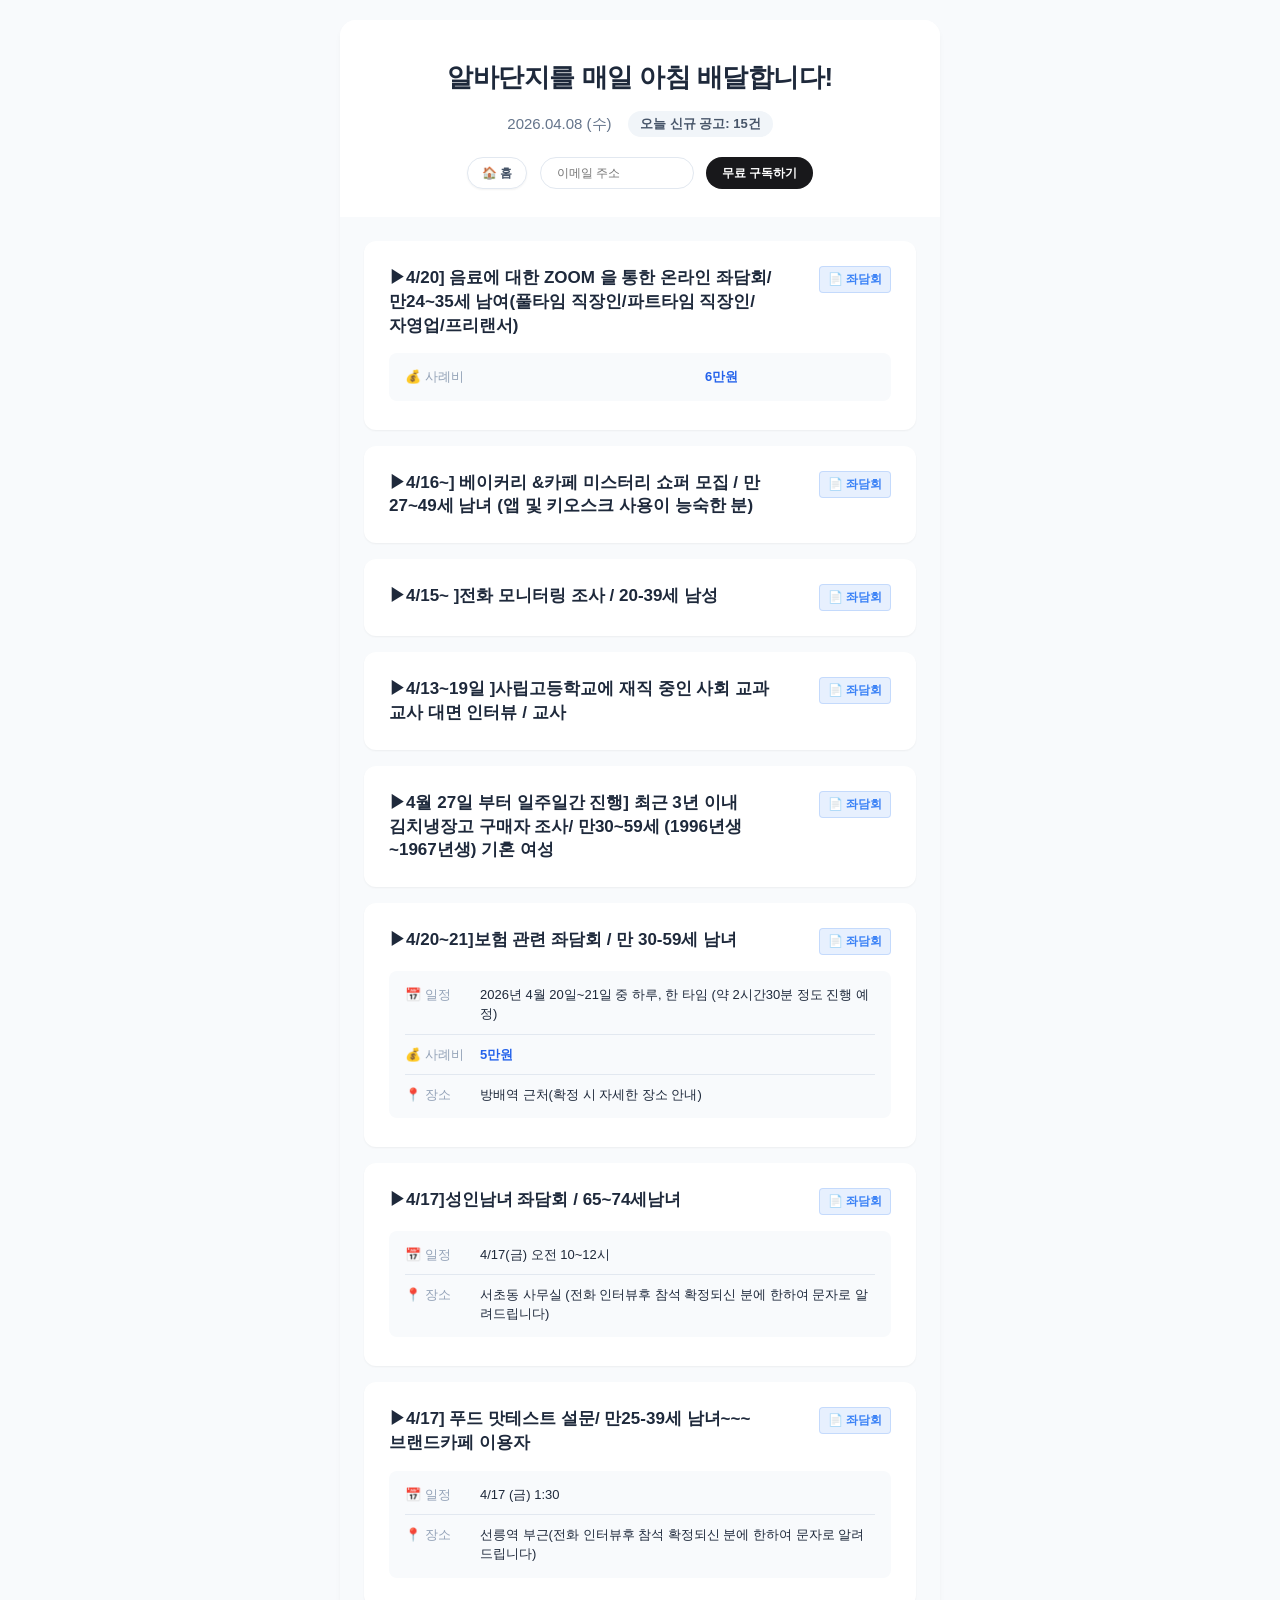
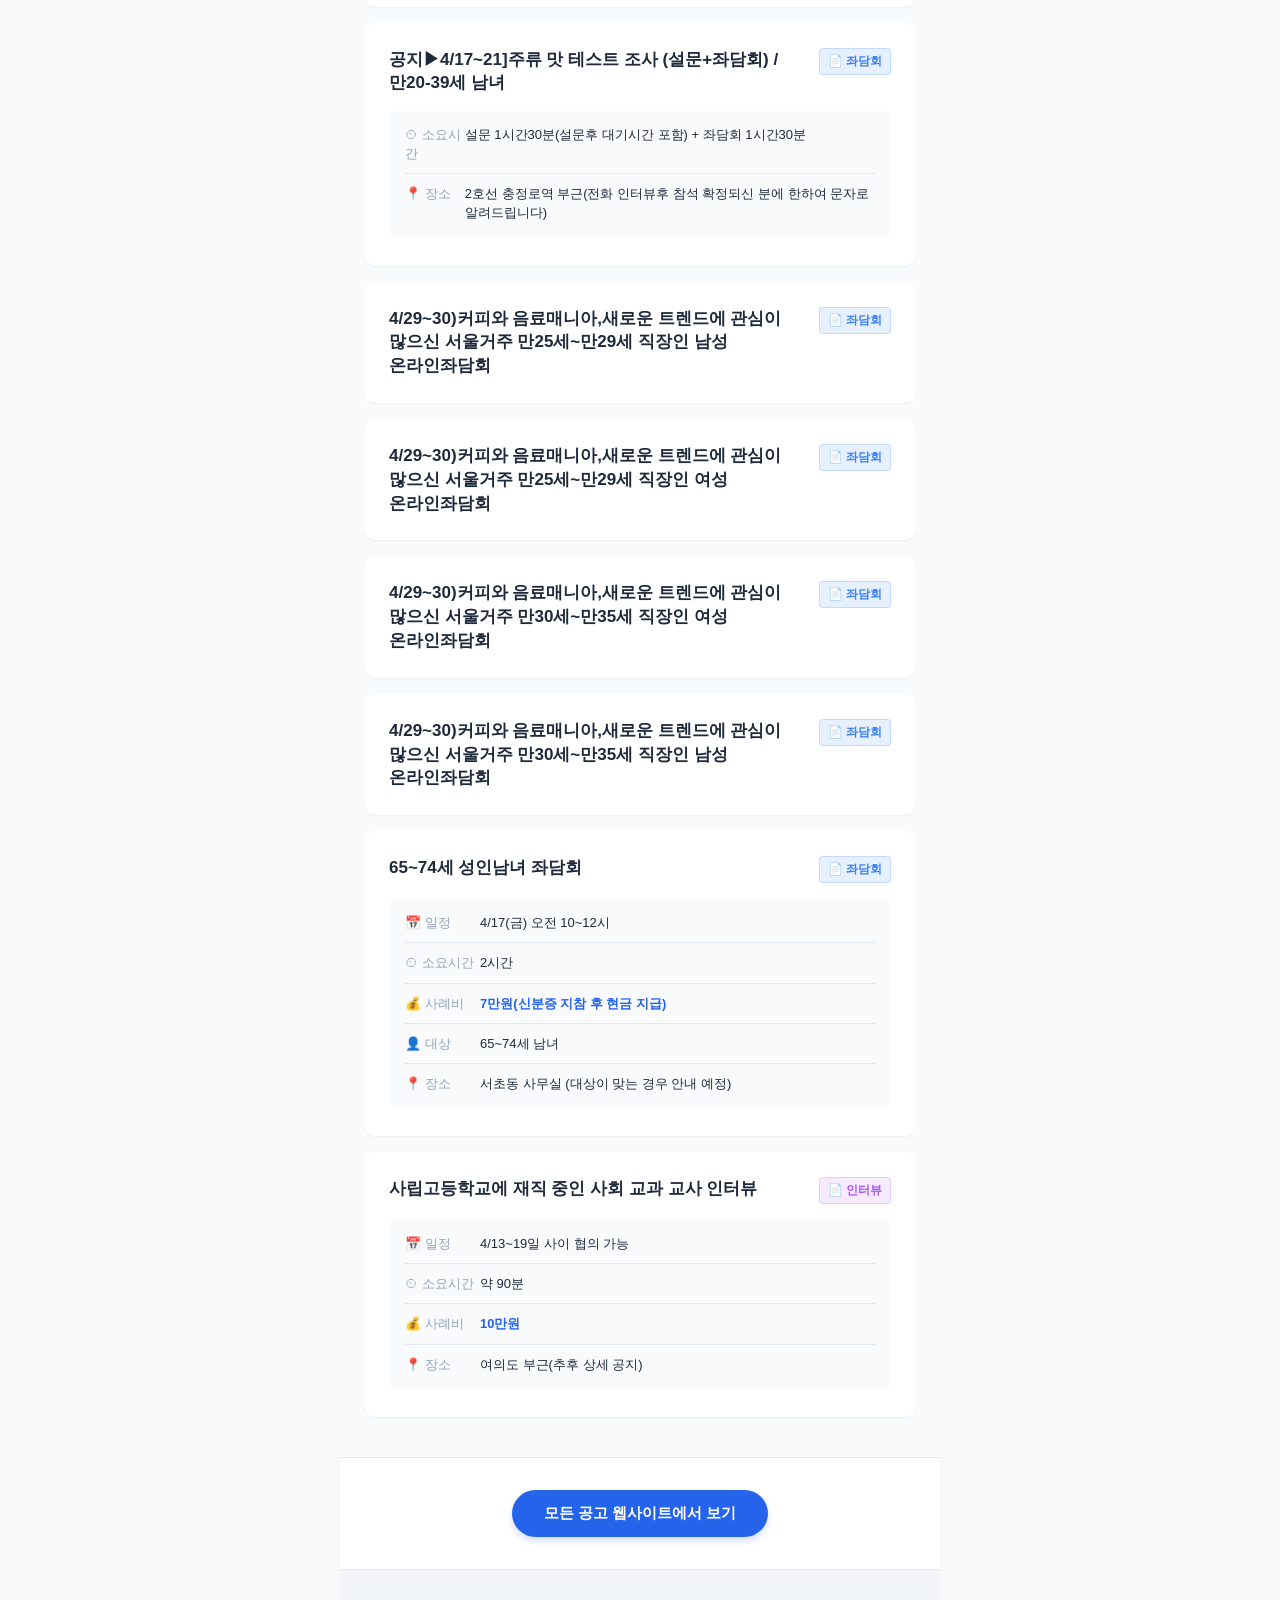
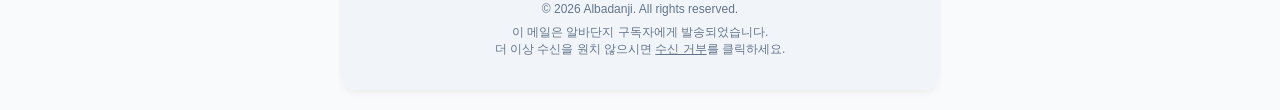
<file: newsletter-website/archives/2026-04-08.html>
<!DOCTYPE html>
<html lang="ko" xmlns:v="urn:schemas-microsoft-com:vml">
<head>
  <meta charset="UTF-8">
  <meta name="viewport" content="width=device-width, initial-scale=1.0">
  <title>알바단지 - 2026.04.08 (수)</title>
  <!--[if mso]><xml><o:OfficeDocumentSettings><o:PixelsPerInch>96</o:PixelsPerInch></o:OfficeDocumentSettings></xml><![endif]-->
  <style>
    /* Reset */
    body, table, td, p, a, h1, h2, h3 { margin: 0; padding: 0; }
    body { width: 100% !important; -webkit-text-size-adjust: 100%; -ms-text-size-adjust: 100%; }
    img { border: 0; height: auto; line-height: 100%; outline: none; text-decoration: none; }
    table { border-collapse: collapse !important; mso-table-lspace: 0pt; mso-table-rspace: 0pt; }
    
    /* Main styles */
    body {
      font-family: -apple-system, BlinkMacSystemFont, 'Segoe UI', Roboto, 'Noto Sans KR', 'Pretendard', sans-serif;
      background-color: #F8FAFC;
      color: #1E293B;
    }
    
    .email-wrapper { 
      max-width: 600px; 
      margin: 0 auto; 
      background-color: #FFFFFF; 
    }
    
    .header-section {
      background: linear-gradient(135deg, #2563EB, #3B82F6);
      padding: 40px 24px;
      text-align: center;
    }
    
    .posting-wrap {
      padding: 24px;
      background-color: #F8FAFC;
    }

    .posting-item {
      background: #FFFFFF;
      padding: 24px;
      border: 1px solid #E2E8F0;
      border-radius: 12px;
      margin-bottom: 16px;
    }
    
    .view-link {
      display: inline-block;
      margin-top: 16px;
      padding: 10px 20px;
      background: #EFF6FF;
      border: 1px solid #BFDBFE;
      border-radius: 8px;
      color: #2563EB;
      text-decoration: none;
      font-size: 14px;
      font-weight: 600;
    }
    
    .footer-section {
      padding: 32px 24px;
      text-align: center;
      background-color: #FFFFFF;
      border-top: 1px solid #E2E8F0;
      font-size: 12px;
      color: #64748B;
    }
    
    @media only screen and (max-width: 480px) {
      .email-wrapper { width: 100% !important; }
      .posting-wrap { padding: 16px !important; }
      .posting-item { padding: 16px !important; }
      .header-section { padding: 32px 16px !important; }
    }
  </style>
</head>
<body style="background-color: #F8FAFC; margin: 0; padding: 0;">
  <table role="presentation" cellspacing="0" cellpadding="0" border="0" width="100%" style="background-color: #F8FAFC;">
    <tr>
      <td align="center" style="padding: 20px 0;">
        <!--[if mso]><table role="presentation" border="0" cellspacing="0" cellpadding="0" align="center" width="600"><tr><td><![endif]-->
        <table role="presentation" cellspacing="0" cellpadding="0" border="0" width="100%" class="email-wrapper" style="max-width: 600px; background-color: #FFFFFF; border-radius: 16px; overflow: hidden; box-shadow: 0 4px 6px -1px rgba(0, 0, 0, 0.05);">
          
          <!-- Header -->
          <tr>
            <td class="header-section" style="background: #ffffff; padding: 40px 24px 20px 24px; text-align: center;">
              <h1 style="font-size: 26px; font-weight: 800; color: #1E293B; margin: 0 0 16px 0; letter-spacing: -0.5px;">
                알바단지를 매일 아침 배달합니다!
              </h1>
               <div style="text-align: center; margin-top: 8px;">
                 <span style="font-size: 15px; color: #64748B; display: inline-block; vertical-align: middle; margin-right: 12px;">2026.04.08 (수)</span>
                 <span style="display: inline-block; padding: 4px 12px; background: #F1F5F9; border-radius: 20px; font-size: 13px; color: #475569; font-weight: 600; vertical-align: middle;">오늘 신규 공고: 15건</span>
              </div>
              <div style="margin-top: 20px; text-align: center;">
                <!-- Home Button -->
                <a href="https://albadanji.com" style="display: inline-flex; align-items: center; padding: 5px 14px; background: #ffffff; color: #475569; text-decoration: none; border-radius: 20px; font-size: 12px; font-weight: 700; border: 1px solid #E2E8F0; box-shadow: 0 1px 2px rgba(0,0,0,0.05); height: 32px; box-sizing: border-box; vertical-align: middle; margin: 0 4px 8px 4px;">🏠 홈</a>
                <!-- Email Input (Pill) -->
                <div style="display: inline-flex; align-items: center; background: #ffffff; border-radius: 20px; padding: 0 14px; border: 1px solid #E2E8F0; height: 32px; box-sizing: border-box; vertical-align: middle; margin: 0 4px 8px 4px;" id="email-input-wrapper">
                  <a href="https://albadanji.com#subscribe" style="font-size: 12px; color: #94A3B8; text-decoration: none;" id="email-label">이메일 주소</a>
                </div>
                <!-- Subscribe Button (Pill) -->
                <a href="https://albadanji.com#subscribe" style="display: inline-flex; align-items: center; padding: 0 16px; background: #18181B; color: #ffffff; text-decoration: none; border-radius: 18px; font-size: 12px; font-weight: 700; height: 32px; box-sizing: border-box; vertical-align: middle; margin: 0 4px 8px 4px;" id="subscribe-btn">무료 구독하기</a>
              </div>
            </td>
          </tr>
          
          <!-- Postings Background Wrap -->
          <tr>
            <td class="posting-wrap" style="padding: 24px; background-color: #F8FAFC;">
              <!-- Container for all postings -->
              <table role="presentation" cellspacing="0" cellpadding="0" border="0" width="100%">
                
          <tr>
            <td style="padding-bottom: 16px;">
              <table role="presentation" cellspacing="0" cellpadding="0" border="0" width="100%" style="background-color: #FFFFFF; border: 1px solid #E2E8F0; border-radius: 12px; box-shadow: 0 1px 2px rgba(0,0,0,0.05); overflow: hidden; border-collapse: separate;">
                <tr>
                  <td style="padding: 0;">
                    <a href="https://cafe.naver.com/sk77lee/35100" style="display: block; padding: 24px; text-decoration: none; color: inherit;" target="_blank">
                      <table role="presentation" cellspacing="0" cellpadding="0" border="0" width="100%">
                        <tr>
                          <td style="vertical-align: top;">
                            <h3 style="font-size: 17px; font-weight: 700; color: #1E293B; margin: 0; line-height: 1.4; word-break: keep-all; text-decoration: none;">
                              ▶4/20] 음료에 대한 ZOOM 을 통한 온라인 좌담회/ 만24~35세 남여(풀타임 직장인/파트타임 직장인/자영업/프리랜서)
                            </h3>
                          </td>
                          <td style="vertical-align: top; text-align: right; width: 85px; padding-left: 12px;">
                            <span class="type-badge" style="display: inline-block; padding: 4px 8px; border-radius: 4px; font-size: 12px; font-weight: 700; background: rgba(59,130,246, 0.12); color: #3b82f6; white-space: nowrap; border: 1px solid rgba(59,130,246, 0.2); text-decoration: none;">
                              &#128196; 좌담회
                            </span>
                          </td>
                        </tr>
                      </table>
                      
                      
          <table role="presentation" cellspacing="0" cellpadding="0" border="0" width="100%" style="background-color: #F8FAFC; border-radius: 8px; margin-top: 16px; margin-bottom: 4px;">
            <tr>
              <td style="padding: 4px 16px;">
                <table role="presentation" cellspacing="0" cellpadding="0" border="0" width="100%">
                  
          <tr>
            <td style="padding: 10px 0; border-bottom: none; vertical-align: top;">
              <span style="color: #94A3B8; font-size: 13px;">&#128176; 사례비</span>
            </td>
            <td style="padding: 10px 0; border-bottom: none; vertical-align: top;">
              <span style="color: #2563EB; font-size: 13px; font-weight: 700; line-height: 1.4;">6만원</span>
            </td>
          </tr>
                </table>
              </td>
            </tr>
          </table>
        
                    </a>
                  </td>
                </tr>
              </table>
            </td>
          </tr>

          <tr>
            <td style="padding-bottom: 16px;">
              <table role="presentation" cellspacing="0" cellpadding="0" border="0" width="100%" style="background-color: #FFFFFF; border: 1px solid #E2E8F0; border-radius: 12px; box-shadow: 0 1px 2px rgba(0,0,0,0.05); overflow: hidden; border-collapse: separate;">
                <tr>
                  <td style="padding: 0;">
                    <a href="https://cafe.naver.com/sk77lee/35101" style="display: block; padding: 24px; text-decoration: none; color: inherit;" target="_blank">
                      <table role="presentation" cellspacing="0" cellpadding="0" border="0" width="100%">
                        <tr>
                          <td style="vertical-align: top;">
                            <h3 style="font-size: 17px; font-weight: 700; color: #1E293B; margin: 0; line-height: 1.4; word-break: keep-all; text-decoration: none;">
                              ▶4/16~] 베이커리 &카페 미스터리 쇼퍼 모집 / 만 27~49세 남녀 (앱 및 키오스크 사용이 능숙한 분)
                            </h3>
                          </td>
                          <td style="vertical-align: top; text-align: right; width: 85px; padding-left: 12px;">
                            <span class="type-badge" style="display: inline-block; padding: 4px 8px; border-radius: 4px; font-size: 12px; font-weight: 700; background: rgba(59,130,246, 0.12); color: #3b82f6; white-space: nowrap; border: 1px solid rgba(59,130,246, 0.2); text-decoration: none;">
                              &#128196; 좌담회
                            </span>
                          </td>
                        </tr>
                      </table>
                      
                      
                    </a>
                  </td>
                </tr>
              </table>
            </td>
          </tr>

          <tr>
            <td style="padding-bottom: 16px;">
              <table role="presentation" cellspacing="0" cellpadding="0" border="0" width="100%" style="background-color: #FFFFFF; border: 1px solid #E2E8F0; border-radius: 12px; box-shadow: 0 1px 2px rgba(0,0,0,0.05); overflow: hidden; border-collapse: separate;">
                <tr>
                  <td style="padding: 0;">
                    <a href="https://cafe.naver.com/sk77lee/35102" style="display: block; padding: 24px; text-decoration: none; color: inherit;" target="_blank">
                      <table role="presentation" cellspacing="0" cellpadding="0" border="0" width="100%">
                        <tr>
                          <td style="vertical-align: top;">
                            <h3 style="font-size: 17px; font-weight: 700; color: #1E293B; margin: 0; line-height: 1.4; word-break: keep-all; text-decoration: none;">
                              ▶4/15~ ]전화 모니터링 조사 / 20-39세 남성
                            </h3>
                          </td>
                          <td style="vertical-align: top; text-align: right; width: 85px; padding-left: 12px;">
                            <span class="type-badge" style="display: inline-block; padding: 4px 8px; border-radius: 4px; font-size: 12px; font-weight: 700; background: rgba(59,130,246, 0.12); color: #3b82f6; white-space: nowrap; border: 1px solid rgba(59,130,246, 0.2); text-decoration: none;">
                              &#128196; 좌담회
                            </span>
                          </td>
                        </tr>
                      </table>
                      
                      
                    </a>
                  </td>
                </tr>
              </table>
            </td>
          </tr>

          <tr>
            <td style="padding-bottom: 16px;">
              <table role="presentation" cellspacing="0" cellpadding="0" border="0" width="100%" style="background-color: #FFFFFF; border: 1px solid #E2E8F0; border-radius: 12px; box-shadow: 0 1px 2px rgba(0,0,0,0.05); overflow: hidden; border-collapse: separate;">
                <tr>
                  <td style="padding: 0;">
                    <a href="https://cafe.naver.com/sk77lee/35103" style="display: block; padding: 24px; text-decoration: none; color: inherit;" target="_blank">
                      <table role="presentation" cellspacing="0" cellpadding="0" border="0" width="100%">
                        <tr>
                          <td style="vertical-align: top;">
                            <h3 style="font-size: 17px; font-weight: 700; color: #1E293B; margin: 0; line-height: 1.4; word-break: keep-all; text-decoration: none;">
                              ▶4/13~19일 ]사립고등학교에 재직 중인 사회 교과 교사 대면 인터뷰 / 교사
                            </h3>
                          </td>
                          <td style="vertical-align: top; text-align: right; width: 85px; padding-left: 12px;">
                            <span class="type-badge" style="display: inline-block; padding: 4px 8px; border-radius: 4px; font-size: 12px; font-weight: 700; background: rgba(59,130,246, 0.12); color: #3b82f6; white-space: nowrap; border: 1px solid rgba(59,130,246, 0.2); text-decoration: none;">
                              &#128196; 좌담회
                            </span>
                          </td>
                        </tr>
                      </table>
                      
                      
                    </a>
                  </td>
                </tr>
              </table>
            </td>
          </tr>

          <tr>
            <td style="padding-bottom: 16px;">
              <table role="presentation" cellspacing="0" cellpadding="0" border="0" width="100%" style="background-color: #FFFFFF; border: 1px solid #E2E8F0; border-radius: 12px; box-shadow: 0 1px 2px rgba(0,0,0,0.05); overflow: hidden; border-collapse: separate;">
                <tr>
                  <td style="padding: 0;">
                    <a href="https://cafe.naver.com/sk77lee/35104" style="display: block; padding: 24px; text-decoration: none; color: inherit;" target="_blank">
                      <table role="presentation" cellspacing="0" cellpadding="0" border="0" width="100%">
                        <tr>
                          <td style="vertical-align: top;">
                            <h3 style="font-size: 17px; font-weight: 700; color: #1E293B; margin: 0; line-height: 1.4; word-break: keep-all; text-decoration: none;">
                              ▶4월 27일 부터 일주일간 진행] 최근 3년 이내 김치냉장고 구매자 조사/ 만30~59세 (1996년생~1967년생) 기혼 여성
                            </h3>
                          </td>
                          <td style="vertical-align: top; text-align: right; width: 85px; padding-left: 12px;">
                            <span class="type-badge" style="display: inline-block; padding: 4px 8px; border-radius: 4px; font-size: 12px; font-weight: 700; background: rgba(59,130,246, 0.12); color: #3b82f6; white-space: nowrap; border: 1px solid rgba(59,130,246, 0.2); text-decoration: none;">
                              &#128196; 좌담회
                            </span>
                          </td>
                        </tr>
                      </table>
                      
                      
                    </a>
                  </td>
                </tr>
              </table>
            </td>
          </tr>

          <tr>
            <td style="padding-bottom: 16px;">
              <table role="presentation" cellspacing="0" cellpadding="0" border="0" width="100%" style="background-color: #FFFFFF; border: 1px solid #E2E8F0; border-radius: 12px; box-shadow: 0 1px 2px rgba(0,0,0,0.05); overflow: hidden; border-collapse: separate;">
                <tr>
                  <td style="padding: 0;">
                    <a href="https://cafe.naver.com/sk77lee/35105" style="display: block; padding: 24px; text-decoration: none; color: inherit;" target="_blank">
                      <table role="presentation" cellspacing="0" cellpadding="0" border="0" width="100%">
                        <tr>
                          <td style="vertical-align: top;">
                            <h3 style="font-size: 17px; font-weight: 700; color: #1E293B; margin: 0; line-height: 1.4; word-break: keep-all; text-decoration: none;">
                              ▶4/20~21]보험 관련 좌담회 / 만 30-59세 남녀
                            </h3>
                          </td>
                          <td style="vertical-align: top; text-align: right; width: 85px; padding-left: 12px;">
                            <span class="type-badge" style="display: inline-block; padding: 4px 8px; border-radius: 4px; font-size: 12px; font-weight: 700; background: rgba(59,130,246, 0.12); color: #3b82f6; white-space: nowrap; border: 1px solid rgba(59,130,246, 0.2); text-decoration: none;">
                              &#128196; 좌담회
                            </span>
                          </td>
                        </tr>
                      </table>
                      
                      
          <table role="presentation" cellspacing="0" cellpadding="0" border="0" width="100%" style="background-color: #F8FAFC; border-radius: 8px; margin-top: 16px; margin-bottom: 4px;">
            <tr>
              <td style="padding: 4px 16px;">
                <table role="presentation" cellspacing="0" cellpadding="0" border="0" width="100%">
                  
          <tr>
            <td style="padding: 10px 0; border-bottom: 1px solid #E2E8F0; width: 75px; vertical-align: top;">
              <span style="color: #94A3B8; font-size: 13px;">&#128197; 일정</span>
            </td>
            <td style="padding: 10px 0; border-bottom: 1px solid #E2E8F0; vertical-align: top;">
              <span style="color: #1E293B; font-size: 13px; line-height: 1.4;">2026년 4월 20일~21일 중 하루, 한 타임 (약 2시간30분 정도 진행 예정)</span>
            </td>
          </tr>
          <tr>
            <td style="padding: 10px 0; border-bottom: 1px solid #E2E8F0; vertical-align: top;">
              <span style="color: #94A3B8; font-size: 13px;">&#128176; 사례비</span>
            </td>
            <td style="padding: 10px 0; border-bottom: 1px solid #E2E8F0; vertical-align: top;">
              <span style="color: #2563EB; font-size: 13px; font-weight: 700; line-height: 1.4;">5만원</span>
            </td>
          </tr>
          <tr>
            <td style="padding: 10px 0; border-bottom: none; vertical-align: top;">
              <span style="color: #94A3B8; font-size: 13px;">&#128205; 장소</span>
            </td>
            <td style="padding: 10px 0; border-bottom: none; vertical-align: top;">
              <span style="color: #1E293B; font-size: 13px; line-height: 1.4;">방배역 근처(확정 시 자세한 장소 안내)</span>
            </td>
          </tr>
                </table>
              </td>
            </tr>
          </table>
        
                    </a>
                  </td>
                </tr>
              </table>
            </td>
          </tr>

          <tr>
            <td style="padding-bottom: 16px;">
              <table role="presentation" cellspacing="0" cellpadding="0" border="0" width="100%" style="background-color: #FFFFFF; border: 1px solid #E2E8F0; border-radius: 12px; box-shadow: 0 1px 2px rgba(0,0,0,0.05); overflow: hidden; border-collapse: separate;">
                <tr>
                  <td style="padding: 0;">
                    <a href="https://cafe.naver.com/sk77lee/35106" style="display: block; padding: 24px; text-decoration: none; color: inherit;" target="_blank">
                      <table role="presentation" cellspacing="0" cellpadding="0" border="0" width="100%">
                        <tr>
                          <td style="vertical-align: top;">
                            <h3 style="font-size: 17px; font-weight: 700; color: #1E293B; margin: 0; line-height: 1.4; word-break: keep-all; text-decoration: none;">
                              ▶4/17]성인남녀 좌담회 /  65~74세남녀
                            </h3>
                          </td>
                          <td style="vertical-align: top; text-align: right; width: 85px; padding-left: 12px;">
                            <span class="type-badge" style="display: inline-block; padding: 4px 8px; border-radius: 4px; font-size: 12px; font-weight: 700; background: rgba(59,130,246, 0.12); color: #3b82f6; white-space: nowrap; border: 1px solid rgba(59,130,246, 0.2); text-decoration: none;">
                              &#128196; 좌담회
                            </span>
                          </td>
                        </tr>
                      </table>
                      
                      
          <table role="presentation" cellspacing="0" cellpadding="0" border="0" width="100%" style="background-color: #F8FAFC; border-radius: 8px; margin-top: 16px; margin-bottom: 4px;">
            <tr>
              <td style="padding: 4px 16px;">
                <table role="presentation" cellspacing="0" cellpadding="0" border="0" width="100%">
                  
          <tr>
            <td style="padding: 10px 0; border-bottom: 1px solid #E2E8F0; width: 75px; vertical-align: top;">
              <span style="color: #94A3B8; font-size: 13px;">&#128197; 일정</span>
            </td>
            <td style="padding: 10px 0; border-bottom: 1px solid #E2E8F0; vertical-align: top;">
              <span style="color: #1E293B; font-size: 13px; line-height: 1.4;">4/17(금) 오전 10~12시</span>
            </td>
          </tr>
          <tr>
            <td style="padding: 10px 0; border-bottom: none; vertical-align: top;">
              <span style="color: #94A3B8; font-size: 13px;">&#128205; 장소</span>
            </td>
            <td style="padding: 10px 0; border-bottom: none; vertical-align: top;">
              <span style="color: #1E293B; font-size: 13px; line-height: 1.4;">서초동 사무실 (전화 인터뷰후 참석 확정되신 분에 한하여 문자로 알려드립니다)</span>
            </td>
          </tr>
                </table>
              </td>
            </tr>
          </table>
        
                    </a>
                  </td>
                </tr>
              </table>
            </td>
          </tr>

          <tr>
            <td style="padding-bottom: 16px;">
              <table role="presentation" cellspacing="0" cellpadding="0" border="0" width="100%" style="background-color: #FFFFFF; border: 1px solid #E2E8F0; border-radius: 12px; box-shadow: 0 1px 2px rgba(0,0,0,0.05); overflow: hidden; border-collapse: separate;">
                <tr>
                  <td style="padding: 0;">
                    <a href="https://cafe.naver.com/sk77lee/35107" style="display: block; padding: 24px; text-decoration: none; color: inherit;" target="_blank">
                      <table role="presentation" cellspacing="0" cellpadding="0" border="0" width="100%">
                        <tr>
                          <td style="vertical-align: top;">
                            <h3 style="font-size: 17px; font-weight: 700; color: #1E293B; margin: 0; line-height: 1.4; word-break: keep-all; text-decoration: none;">
                              ▶4/17] 푸드 맛테스트 설문/ 만25-39세 남녀~~~브랜드카페 이용자
                            </h3>
                          </td>
                          <td style="vertical-align: top; text-align: right; width: 85px; padding-left: 12px;">
                            <span class="type-badge" style="display: inline-block; padding: 4px 8px; border-radius: 4px; font-size: 12px; font-weight: 700; background: rgba(59,130,246, 0.12); color: #3b82f6; white-space: nowrap; border: 1px solid rgba(59,130,246, 0.2); text-decoration: none;">
                              &#128196; 좌담회
                            </span>
                          </td>
                        </tr>
                      </table>
                      
                      
          <table role="presentation" cellspacing="0" cellpadding="0" border="0" width="100%" style="background-color: #F8FAFC; border-radius: 8px; margin-top: 16px; margin-bottom: 4px;">
            <tr>
              <td style="padding: 4px 16px;">
                <table role="presentation" cellspacing="0" cellpadding="0" border="0" width="100%">
                  
          <tr>
            <td style="padding: 10px 0; border-bottom: 1px solid #E2E8F0; width: 75px; vertical-align: top;">
              <span style="color: #94A3B8; font-size: 13px;">&#128197; 일정</span>
            </td>
            <td style="padding: 10px 0; border-bottom: 1px solid #E2E8F0; vertical-align: top;">
              <span style="color: #1E293B; font-size: 13px; line-height: 1.4;">4/17 (금) 1:30</span>
            </td>
          </tr>
          <tr>
            <td style="padding: 10px 0; border-bottom: none; vertical-align: top;">
              <span style="color: #94A3B8; font-size: 13px;">&#128205; 장소</span>
            </td>
            <td style="padding: 10px 0; border-bottom: none; vertical-align: top;">
              <span style="color: #1E293B; font-size: 13px; line-height: 1.4;">선릉역 부근(전화 인터뷰후 참석 확정되신 분에 한하여 문자로 알려드립니다)</span>
            </td>
          </tr>
                </table>
              </td>
            </tr>
          </table>
        
                    </a>
                  </td>
                </tr>
              </table>
            </td>
          </tr>

          <tr>
            <td style="padding-bottom: 16px;">
              <table role="presentation" cellspacing="0" cellpadding="0" border="0" width="100%" style="background-color: #FFFFFF; border: 1px solid #E2E8F0; border-radius: 12px; box-shadow: 0 1px 2px rgba(0,0,0,0.05); overflow: hidden; border-collapse: separate;">
                <tr>
                  <td style="padding: 0;">
                    <a href="https://cafe.naver.com/sk77lee/35108" style="display: block; padding: 24px; text-decoration: none; color: inherit;" target="_blank">
                      <table role="presentation" cellspacing="0" cellpadding="0" border="0" width="100%">
                        <tr>
                          <td style="vertical-align: top;">
                            <h3 style="font-size: 17px; font-weight: 700; color: #1E293B; margin: 0; line-height: 1.4; word-break: keep-all; text-decoration: none;">
                              공지▶4/17~21]주류 맛 테스트 조사 (설문+좌담회) / 만20-39세 남녀
                            </h3>
                          </td>
                          <td style="vertical-align: top; text-align: right; width: 85px; padding-left: 12px;">
                            <span class="type-badge" style="display: inline-block; padding: 4px 8px; border-radius: 4px; font-size: 12px; font-weight: 700; background: rgba(59,130,246, 0.12); color: #3b82f6; white-space: nowrap; border: 1px solid rgba(59,130,246, 0.2); text-decoration: none;">
                              &#128196; 좌담회
                            </span>
                          </td>
                        </tr>
                      </table>
                      
                      
          <table role="presentation" cellspacing="0" cellpadding="0" border="0" width="100%" style="background-color: #F8FAFC; border-radius: 8px; margin-top: 16px; margin-bottom: 4px;">
            <tr>
              <td style="padding: 4px 16px;">
                <table role="presentation" cellspacing="0" cellpadding="0" border="0" width="100%">
                  
          <tr>
            <td style="padding: 10px 0; border-bottom: 1px solid #E2E8F0; vertical-align: top;">
              <span style="color: #94A3B8; font-size: 13px;">&#9202; 소요시간</span>
            </td>
            <td style="padding: 10px 0; border-bottom: 1px solid #E2E8F0; vertical-align: top;">
              <span style="color: #1E293B; font-size: 13px; line-height: 1.4;">설문 1시간30분(설문후 대기시간 포함) + 좌담회 1시간30분</span>
            </td>
          </tr>
          <tr>
            <td style="padding: 10px 0; border-bottom: none; vertical-align: top;">
              <span style="color: #94A3B8; font-size: 13px;">&#128205; 장소</span>
            </td>
            <td style="padding: 10px 0; border-bottom: none; vertical-align: top;">
              <span style="color: #1E293B; font-size: 13px; line-height: 1.4;">2호선 충정로역 부근(전화 인터뷰후 참석 확정되신 분에 한하여 문자로 알려드립니다)</span>
            </td>
          </tr>
                </table>
              </td>
            </tr>
          </table>
        
                    </a>
                  </td>
                </tr>
              </table>
            </td>
          </tr>

          <tr>
            <td style="padding-bottom: 16px;">
              <table role="presentation" cellspacing="0" cellpadding="0" border="0" width="100%" style="background-color: #FFFFFF; border: 1px solid #E2E8F0; border-radius: 12px; box-shadow: 0 1px 2px rgba(0,0,0,0.05); overflow: hidden; border-collapse: separate;">
                <tr>
                  <td style="padding: 0;">
                    <a href="https://cafe.naver.com/togetheralba/124048" style="display: block; padding: 24px; text-decoration: none; color: inherit;" target="_blank">
                      <table role="presentation" cellspacing="0" cellpadding="0" border="0" width="100%">
                        <tr>
                          <td style="vertical-align: top;">
                            <h3 style="font-size: 17px; font-weight: 700; color: #1E293B; margin: 0; line-height: 1.4; word-break: keep-all; text-decoration: none;">
                              4/29~30)커피와 음료매니아,새로운 트렌드에 관심이 많으신 서울거주 만25세~만29세 직장인 남성  온라인좌담회
                            </h3>
                          </td>
                          <td style="vertical-align: top; text-align: right; width: 85px; padding-left: 12px;">
                            <span class="type-badge" style="display: inline-block; padding: 4px 8px; border-radius: 4px; font-size: 12px; font-weight: 700; background: rgba(59,130,246, 0.12); color: #3b82f6; white-space: nowrap; border: 1px solid rgba(59,130,246, 0.2); text-decoration: none;">
                              &#128196; 좌담회
                            </span>
                          </td>
                        </tr>
                      </table>
                      
                      
                    </a>
                  </td>
                </tr>
              </table>
            </td>
          </tr>

          <tr>
            <td style="padding-bottom: 16px;">
              <table role="presentation" cellspacing="0" cellpadding="0" border="0" width="100%" style="background-color: #FFFFFF; border: 1px solid #E2E8F0; border-radius: 12px; box-shadow: 0 1px 2px rgba(0,0,0,0.05); overflow: hidden; border-collapse: separate;">
                <tr>
                  <td style="padding: 0;">
                    <a href="https://cafe.naver.com/togetheralba/124049" style="display: block; padding: 24px; text-decoration: none; color: inherit;" target="_blank">
                      <table role="presentation" cellspacing="0" cellpadding="0" border="0" width="100%">
                        <tr>
                          <td style="vertical-align: top;">
                            <h3 style="font-size: 17px; font-weight: 700; color: #1E293B; margin: 0; line-height: 1.4; word-break: keep-all; text-decoration: none;">
                              4/29~30)커피와 음료매니아,새로운 트렌드에 관심이 많으신 서울거주 만25세~만29세 직장인 여성 온라인좌담회
                            </h3>
                          </td>
                          <td style="vertical-align: top; text-align: right; width: 85px; padding-left: 12px;">
                            <span class="type-badge" style="display: inline-block; padding: 4px 8px; border-radius: 4px; font-size: 12px; font-weight: 700; background: rgba(59,130,246, 0.12); color: #3b82f6; white-space: nowrap; border: 1px solid rgba(59,130,246, 0.2); text-decoration: none;">
                              &#128196; 좌담회
                            </span>
                          </td>
                        </tr>
                      </table>
                      
                      
                    </a>
                  </td>
                </tr>
              </table>
            </td>
          </tr>

          <tr>
            <td style="padding-bottom: 16px;">
              <table role="presentation" cellspacing="0" cellpadding="0" border="0" width="100%" style="background-color: #FFFFFF; border: 1px solid #E2E8F0; border-radius: 12px; box-shadow: 0 1px 2px rgba(0,0,0,0.05); overflow: hidden; border-collapse: separate;">
                <tr>
                  <td style="padding: 0;">
                    <a href="https://cafe.naver.com/togetheralba/124050" style="display: block; padding: 24px; text-decoration: none; color: inherit;" target="_blank">
                      <table role="presentation" cellspacing="0" cellpadding="0" border="0" width="100%">
                        <tr>
                          <td style="vertical-align: top;">
                            <h3 style="font-size: 17px; font-weight: 700; color: #1E293B; margin: 0; line-height: 1.4; word-break: keep-all; text-decoration: none;">
                              4/29~30)커피와 음료매니아,새로운 트렌드에 관심이 많으신 서울거주 만30세~만35세 직장인 여성 온라인좌담회
                            </h3>
                          </td>
                          <td style="vertical-align: top; text-align: right; width: 85px; padding-left: 12px;">
                            <span class="type-badge" style="display: inline-block; padding: 4px 8px; border-radius: 4px; font-size: 12px; font-weight: 700; background: rgba(59,130,246, 0.12); color: #3b82f6; white-space: nowrap; border: 1px solid rgba(59,130,246, 0.2); text-decoration: none;">
                              &#128196; 좌담회
                            </span>
                          </td>
                        </tr>
                      </table>
                      
                      
                    </a>
                  </td>
                </tr>
              </table>
            </td>
          </tr>

          <tr>
            <td style="padding-bottom: 16px;">
              <table role="presentation" cellspacing="0" cellpadding="0" border="0" width="100%" style="background-color: #FFFFFF; border: 1px solid #E2E8F0; border-radius: 12px; box-shadow: 0 1px 2px rgba(0,0,0,0.05); overflow: hidden; border-collapse: separate;">
                <tr>
                  <td style="padding: 0;">
                    <a href="https://cafe.naver.com/togetheralba/124051" style="display: block; padding: 24px; text-decoration: none; color: inherit;" target="_blank">
                      <table role="presentation" cellspacing="0" cellpadding="0" border="0" width="100%">
                        <tr>
                          <td style="vertical-align: top;">
                            <h3 style="font-size: 17px; font-weight: 700; color: #1E293B; margin: 0; line-height: 1.4; word-break: keep-all; text-decoration: none;">
                              4/29~30)커피와 음료매니아,새로운 트렌드에 관심이 많으신 서울거주 만30세~만35세 직장인 남성 온라인좌담회
                            </h3>
                          </td>
                          <td style="vertical-align: top; text-align: right; width: 85px; padding-left: 12px;">
                            <span class="type-badge" style="display: inline-block; padding: 4px 8px; border-radius: 4px; font-size: 12px; font-weight: 700; background: rgba(59,130,246, 0.12); color: #3b82f6; white-space: nowrap; border: 1px solid rgba(59,130,246, 0.2); text-decoration: none;">
                              &#128196; 좌담회
                            </span>
                          </td>
                        </tr>
                      </table>
                      
                      
                    </a>
                  </td>
                </tr>
              </table>
            </td>
          </tr>

          <tr>
            <td style="padding-bottom: 16px;">
              <table role="presentation" cellspacing="0" cellpadding="0" border="0" width="100%" style="background-color: #FFFFFF; border: 1px solid #E2E8F0; border-radius: 12px; box-shadow: 0 1px 2px rgba(0,0,0,0.05); overflow: hidden; border-collapse: separate;">
                <tr>
                  <td style="padding: 0;">
                    <a href="https://albabank.pe.kr/6574%ec%84%b8-%ec%84%b1%ec%9d%b8%eb%82%a8%eb%85%80-%ec%a2%8c%eb%8b%b4%ed%9a%8c/" style="display: block; padding: 24px; text-decoration: none; color: inherit;" target="_blank">
                      <table role="presentation" cellspacing="0" cellpadding="0" border="0" width="100%">
                        <tr>
                          <td style="vertical-align: top;">
                            <h3 style="font-size: 17px; font-weight: 700; color: #1E293B; margin: 0; line-height: 1.4; word-break: keep-all; text-decoration: none;">
                              65~74세 성인남녀 좌담회
                            </h3>
                          </td>
                          <td style="vertical-align: top; text-align: right; width: 85px; padding-left: 12px;">
                            <span class="type-badge" style="display: inline-block; padding: 4px 8px; border-radius: 4px; font-size: 12px; font-weight: 700; background: rgba(59,130,246, 0.12); color: #3b82f6; white-space: nowrap; border: 1px solid rgba(59,130,246, 0.2); text-decoration: none;">
                              &#128196; 좌담회
                            </span>
                          </td>
                        </tr>
                      </table>
                      
                      
          <table role="presentation" cellspacing="0" cellpadding="0" border="0" width="100%" style="background-color: #F8FAFC; border-radius: 8px; margin-top: 16px; margin-bottom: 4px;">
            <tr>
              <td style="padding: 4px 16px;">
                <table role="presentation" cellspacing="0" cellpadding="0" border="0" width="100%">
                  
          <tr>
            <td style="padding: 10px 0; border-bottom: 1px solid #E2E8F0; width: 75px; vertical-align: top;">
              <span style="color: #94A3B8; font-size: 13px;">&#128197; 일정</span>
            </td>
            <td style="padding: 10px 0; border-bottom: 1px solid #E2E8F0; vertical-align: top;">
              <span style="color: #1E293B; font-size: 13px; line-height: 1.4;">4/17(금) 오전 10~12시</span>
            </td>
          </tr>
          <tr>
            <td style="padding: 10px 0; border-bottom: 1px solid #E2E8F0; vertical-align: top;">
              <span style="color: #94A3B8; font-size: 13px;">&#9202; 소요시간</span>
            </td>
            <td style="padding: 10px 0; border-bottom: 1px solid #E2E8F0; vertical-align: top;">
              <span style="color: #1E293B; font-size: 13px; line-height: 1.4;">2시간</span>
            </td>
          </tr>
          <tr>
            <td style="padding: 10px 0; border-bottom: 1px solid #E2E8F0; vertical-align: top;">
              <span style="color: #94A3B8; font-size: 13px;">&#128176; 사례비</span>
            </td>
            <td style="padding: 10px 0; border-bottom: 1px solid #E2E8F0; vertical-align: top;">
              <span style="color: #2563EB; font-size: 13px; font-weight: 700; line-height: 1.4;">7만원(신분증 지참 후 현금 지급)</span>
            </td>
          </tr>
          <tr>
            <td style="padding: 10px 0; border-bottom: 1px solid #E2E8F0; vertical-align: top;">
              <span style="color: #94A3B8; font-size: 13px;">&#128100; 대상</span>
            </td>
            <td style="padding: 10px 0; border-bottom: 1px solid #E2E8F0; vertical-align: top;">
              <span style="color: #1E293B; font-size: 13px; line-height: 1.4;"> 65~74세 남녀</span>
            </td>
          </tr>
          <tr>
            <td style="padding: 10px 0; border-bottom: none; vertical-align: top;">
              <span style="color: #94A3B8; font-size: 13px;">&#128205; 장소</span>
            </td>
            <td style="padding: 10px 0; border-bottom: none; vertical-align: top;">
              <span style="color: #1E293B; font-size: 13px; line-height: 1.4;">서초동 사무실 (대상이 맞는 경우 안내 예정)</span>
            </td>
          </tr>
                </table>
              </td>
            </tr>
          </table>
        
                    </a>
                  </td>
                </tr>
              </table>
            </td>
          </tr>

          <tr>
            <td style="padding-bottom: 16px;">
              <table role="presentation" cellspacing="0" cellpadding="0" border="0" width="100%" style="background-color: #FFFFFF; border: 1px solid #E2E8F0; border-radius: 12px; box-shadow: 0 1px 2px rgba(0,0,0,0.05); overflow: hidden; border-collapse: separate;">
                <tr>
                  <td style="padding: 0;">
                    <a href="https://albabank.pe.kr/%ec%82%ac%eb%a6%bd%ea%b3%a0%eb%93%b1%ed%95%99%ea%b5%90%ec%97%90-%ec%9e%ac%ec%a7%81-%ec%a4%91%ec%9d%b8-%ec%82%ac%ed%9a%8c-%ea%b5%90%ea%b3%bc-%ea%b5%90%ec%82%ac-%ec%9d%b8%ed%84%b0%eb%b7%b0/" style="display: block; padding: 24px; text-decoration: none; color: inherit;" target="_blank">
                      <table role="presentation" cellspacing="0" cellpadding="0" border="0" width="100%">
                        <tr>
                          <td style="vertical-align: top;">
                            <h3 style="font-size: 17px; font-weight: 700; color: #1E293B; margin: 0; line-height: 1.4; word-break: keep-all; text-decoration: none;">
                              사립고등학교에 재직 중인 사회 교과 교사 인터뷰
                            </h3>
                          </td>
                          <td style="vertical-align: top; text-align: right; width: 85px; padding-left: 12px;">
                            <span class="type-badge" style="display: inline-block; padding: 4px 8px; border-radius: 4px; font-size: 12px; font-weight: 700; background: rgba(168,85,247, 0.12); color: #a855f7; white-space: nowrap; border: 1px solid rgba(168,85,247, 0.2); text-decoration: none;">
                              &#128196; 인터뷰
                            </span>
                          </td>
                        </tr>
                      </table>
                      
                      
          <table role="presentation" cellspacing="0" cellpadding="0" border="0" width="100%" style="background-color: #F8FAFC; border-radius: 8px; margin-top: 16px; margin-bottom: 4px;">
            <tr>
              <td style="padding: 4px 16px;">
                <table role="presentation" cellspacing="0" cellpadding="0" border="0" width="100%">
                  
          <tr>
            <td style="padding: 10px 0; border-bottom: 1px solid #E2E8F0; width: 75px; vertical-align: top;">
              <span style="color: #94A3B8; font-size: 13px;">&#128197; 일정</span>
            </td>
            <td style="padding: 10px 0; border-bottom: 1px solid #E2E8F0; vertical-align: top;">
              <span style="color: #1E293B; font-size: 13px; line-height: 1.4;">4/13~19일 사이 협의 가능</span>
            </td>
          </tr>
          <tr>
            <td style="padding: 10px 0; border-bottom: 1px solid #E2E8F0; vertical-align: top;">
              <span style="color: #94A3B8; font-size: 13px;">&#9202; 소요시간</span>
            </td>
            <td style="padding: 10px 0; border-bottom: 1px solid #E2E8F0; vertical-align: top;">
              <span style="color: #1E293B; font-size: 13px; line-height: 1.4;">약 90분</span>
            </td>
          </tr>
          <tr>
            <td style="padding: 10px 0; border-bottom: 1px solid #E2E8F0; vertical-align: top;">
              <span style="color: #94A3B8; font-size: 13px;">&#128176; 사례비</span>
            </td>
            <td style="padding: 10px 0; border-bottom: 1px solid #E2E8F0; vertical-align: top;">
              <span style="color: #2563EB; font-size: 13px; font-weight: 700; line-height: 1.4;">10만원</span>
            </td>
          </tr>
          <tr>
            <td style="padding: 10px 0; border-bottom: none; vertical-align: top;">
              <span style="color: #94A3B8; font-size: 13px;">&#128205; 장소</span>
            </td>
            <td style="padding: 10px 0; border-bottom: none; vertical-align: top;">
              <span style="color: #1E293B; font-size: 13px; line-height: 1.4;">여의도 부근(추후 상세 공지)</span>
            </td>
          </tr>
                </table>
              </td>
            </tr>
          </table>
        
                    </a>
                  </td>
                </tr>
              </table>
            </td>
          </tr>
              </table>
            </td>
          </tr>
          
          <!-- Website Link -->
          <tr>
            <td style="padding: 32px 24px; text-align: center; background-color: #FFFFFF; border-top: 1px solid #E2E8F0;">
              <a href="https://albadanji.com" style="display: inline-block; padding: 14px 32px; background: #2563EB; color: #ffffff; text-decoration: none; border-radius: 24px; font-size: 15px; font-weight: 600; box-shadow: 0 4px 6px rgba(37,99,235,0.2);">
                모든 공고 웹사이트에서 보기
              </a>
            </td>
          </tr>
          
          <!-- Footer -->
          <tr>
            <td class="footer-section" style="padding: 32px 24px; text-align: center; background-color: #F1F5F9; font-size: 12px; color: #64748B;">
              <p>&copy; 2026 Albadanji. All rights reserved.</p>
              <p style="margin-top: 8px;">
                이 메일은 알바단지 구독자에게 발송되었습니다.<br>
                더 이상 수신을 원치 않으시면 <a href="{UNSUBSCRIBE_LINK}" style="color: #64748B; text-decoration: underline;">수신 거부</a>를 클릭하세요.
              </p>
            </td>
          </tr>
          
        </table>
        <!--[if mso]></td></tr></table><![endif]-->
      </td>
    </tr>
  </table>
  <script>
    // 이 코드는 웹사이트 아카이브에서 볼 때만 실행됩니다.
    (function() {
      if (typeof window !== 'undefined' && window.location.protocol.startsWith('http')) {
        document.addEventListener('DOMContentLoaded', function() {
          const WEB_APP_URL = "https://script.google.com/macros/s/AKfycbznThqYqKC9Ld6lN7R1uFtjTuuwe-CDfddqKJjKihVLFMrskUFF-5StdeYeHN5X2OVJ4A/exec";
          
          const emailLabel = document.getElementById('email-label');
          const subscribeBtn = document.getElementById('subscribe-btn');
          const unsubscribeBtn = document.getElementById('unsubscribe-btn');

          if (emailLabel && subscribeBtn) {
            const input = document.createElement('input');
            input.type = 'email';
            input.placeholder = '이메일 주소';
            input.style.cssText = 'border: none; outline: none; font-size: 12px; width: 120px; background: transparent; color: #1E293B;';
            emailLabel.parentNode.replaceChild(input, emailLabel);

            subscribeBtn.addEventListener('click', function(e) {
              e.preventDefault();
              const email = input.value.trim();
              if (!email) { alert('이메일 주소를 입력해주세요.'); return; }
              
              const originalText = subscribeBtn.textContent;
              subscribeBtn.textContent = '처리 중...';
              subscribeBtn.style.pointerEvents = 'none';
              
              fetch(WEB_APP_URL, {
                method: 'POST',
                mode: 'no-cors',
                headers: { 'Content-Type': 'text/plain;charset=utf-8' },
                body: JSON.stringify({ action: 'subscribe', email: email })
              }).then(() => {
                alert('✅ 구독 신청이 완료되었습니다!');
                input.value = '';
              }).catch(() => {
                alert('✅ 구독 신청이 완료되었습니다!');
              }).finally(() => {
                subscribeBtn.textContent = originalText;
                subscribeBtn.style.pointerEvents = 'auto';
              });
            });
          }

          if (unsubscribeBtn) {
            unsubscribeBtn.addEventListener('click', function(e) {
              // 아카이브 뷰에서는 UNSUBSCRIBE_LINK가 아닌 경우(즉, placeholder 상태거나 특정 URL이 아닌 경우)에만 prompt 실행
              if (unsubscribeBtn.getAttribute('href').includes('UNSUBSCRIBE_LINK')) {
                e.preventDefault();
                const email = prompt('구독 취소할 이메일 주소를 입력해주세요:');
                if (!email) return;
                
                unsubscribeBtn.textContent = '처리 중...';
                fetch(WEB_APP_URL, {
                  method: 'POST',
                  mode: 'no-cors',
                  headers: { 'Content-Type': 'text/plain;charset=utf-8' },
                  body: JSON.stringify({ action: 'unsubscribe', email: email })
                }).then(() => {
                  alert('구독이 취소되었습니다.');
                }).catch(() => {
                  alert('구독이 취소되었습니다.');
                }).finally(() => {
                  unsubscribeBtn.textContent = '구독취소';
                });
              }
            });
          }
        });
      }
    })();
  </script>
</body>
</html>
</file>
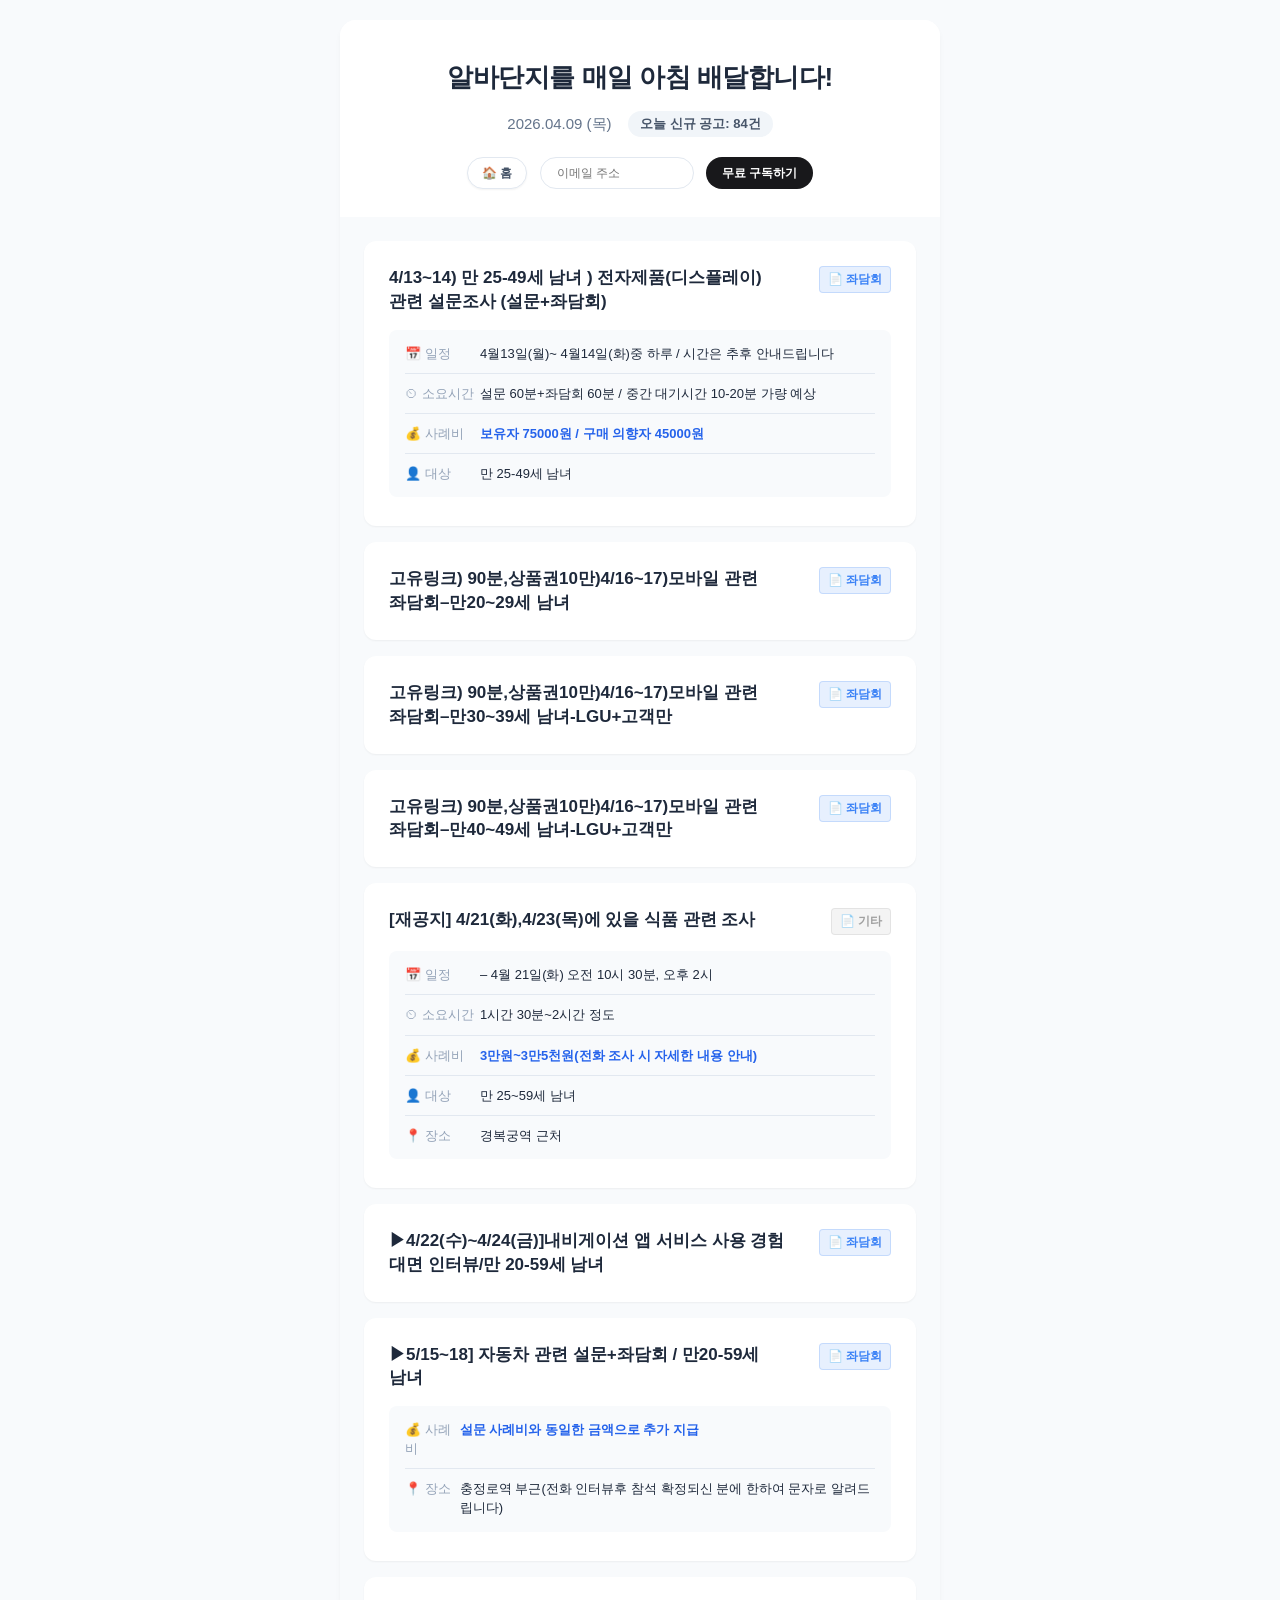
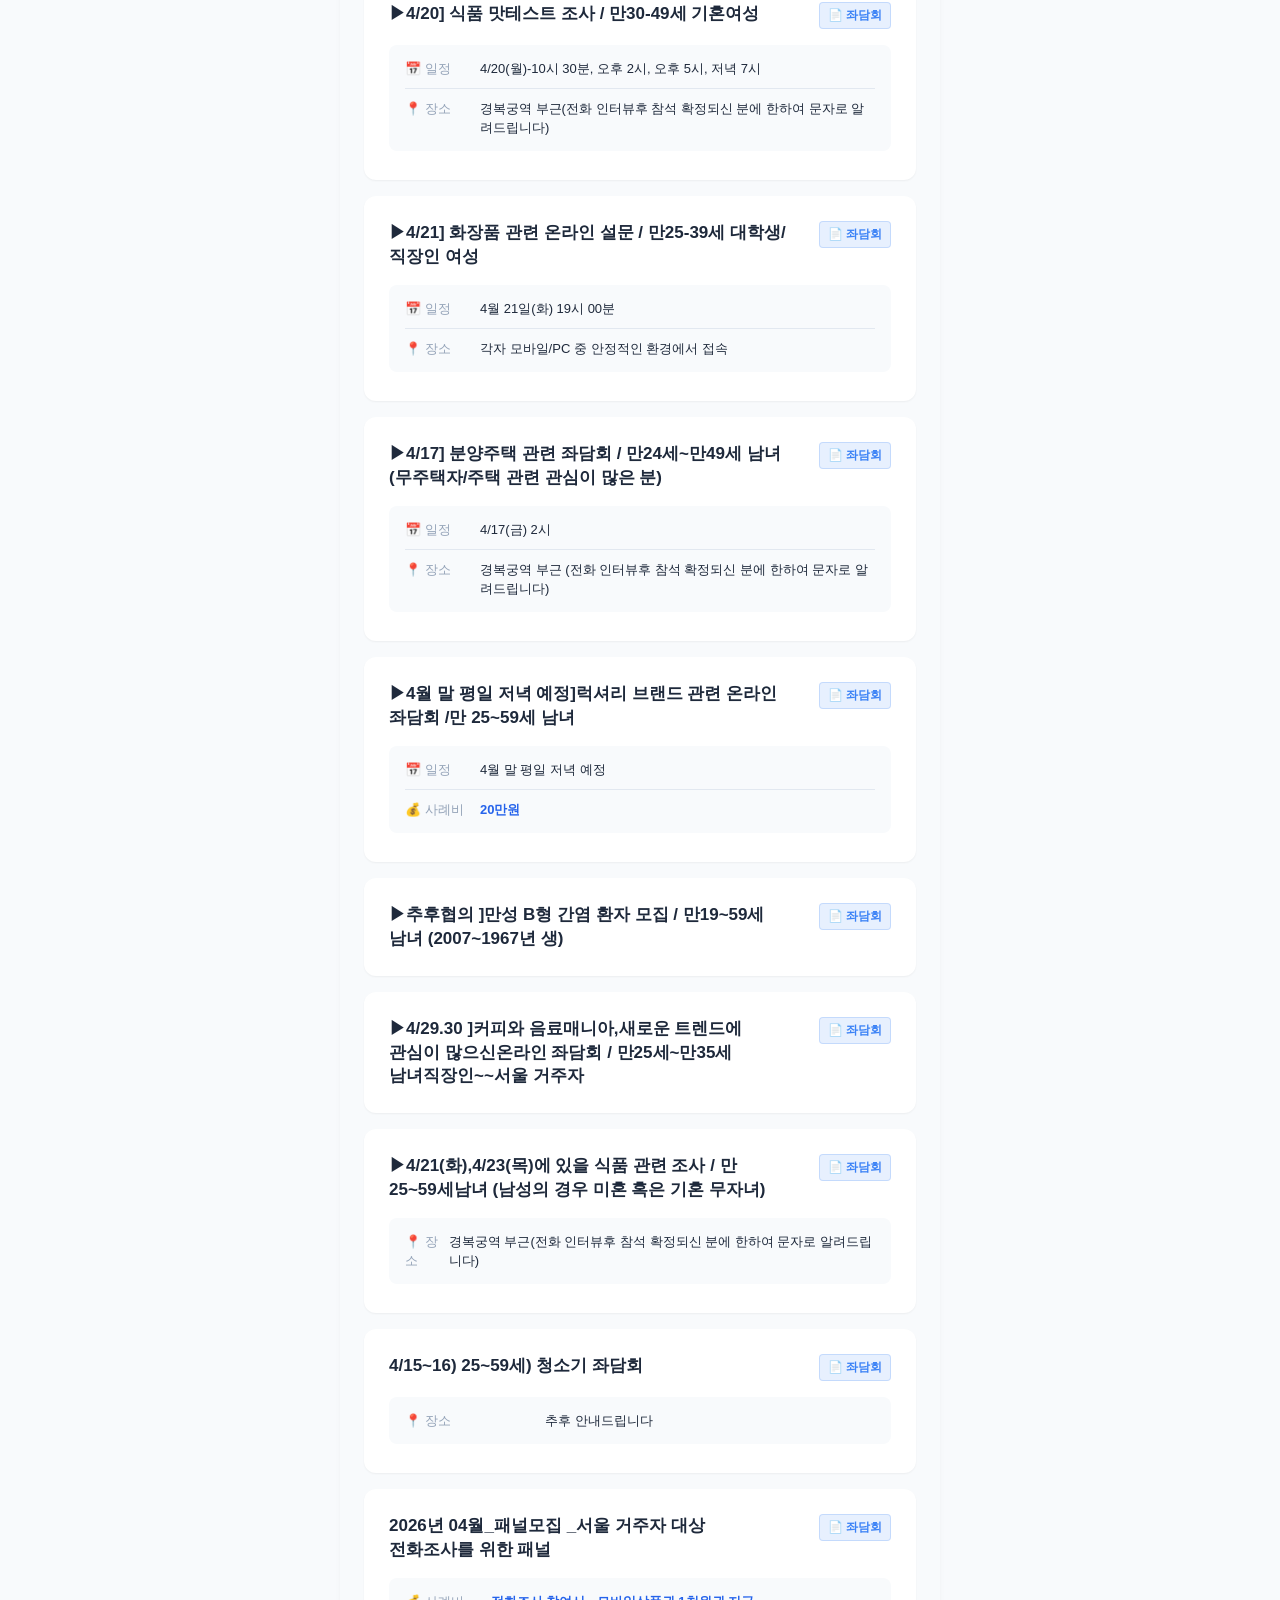
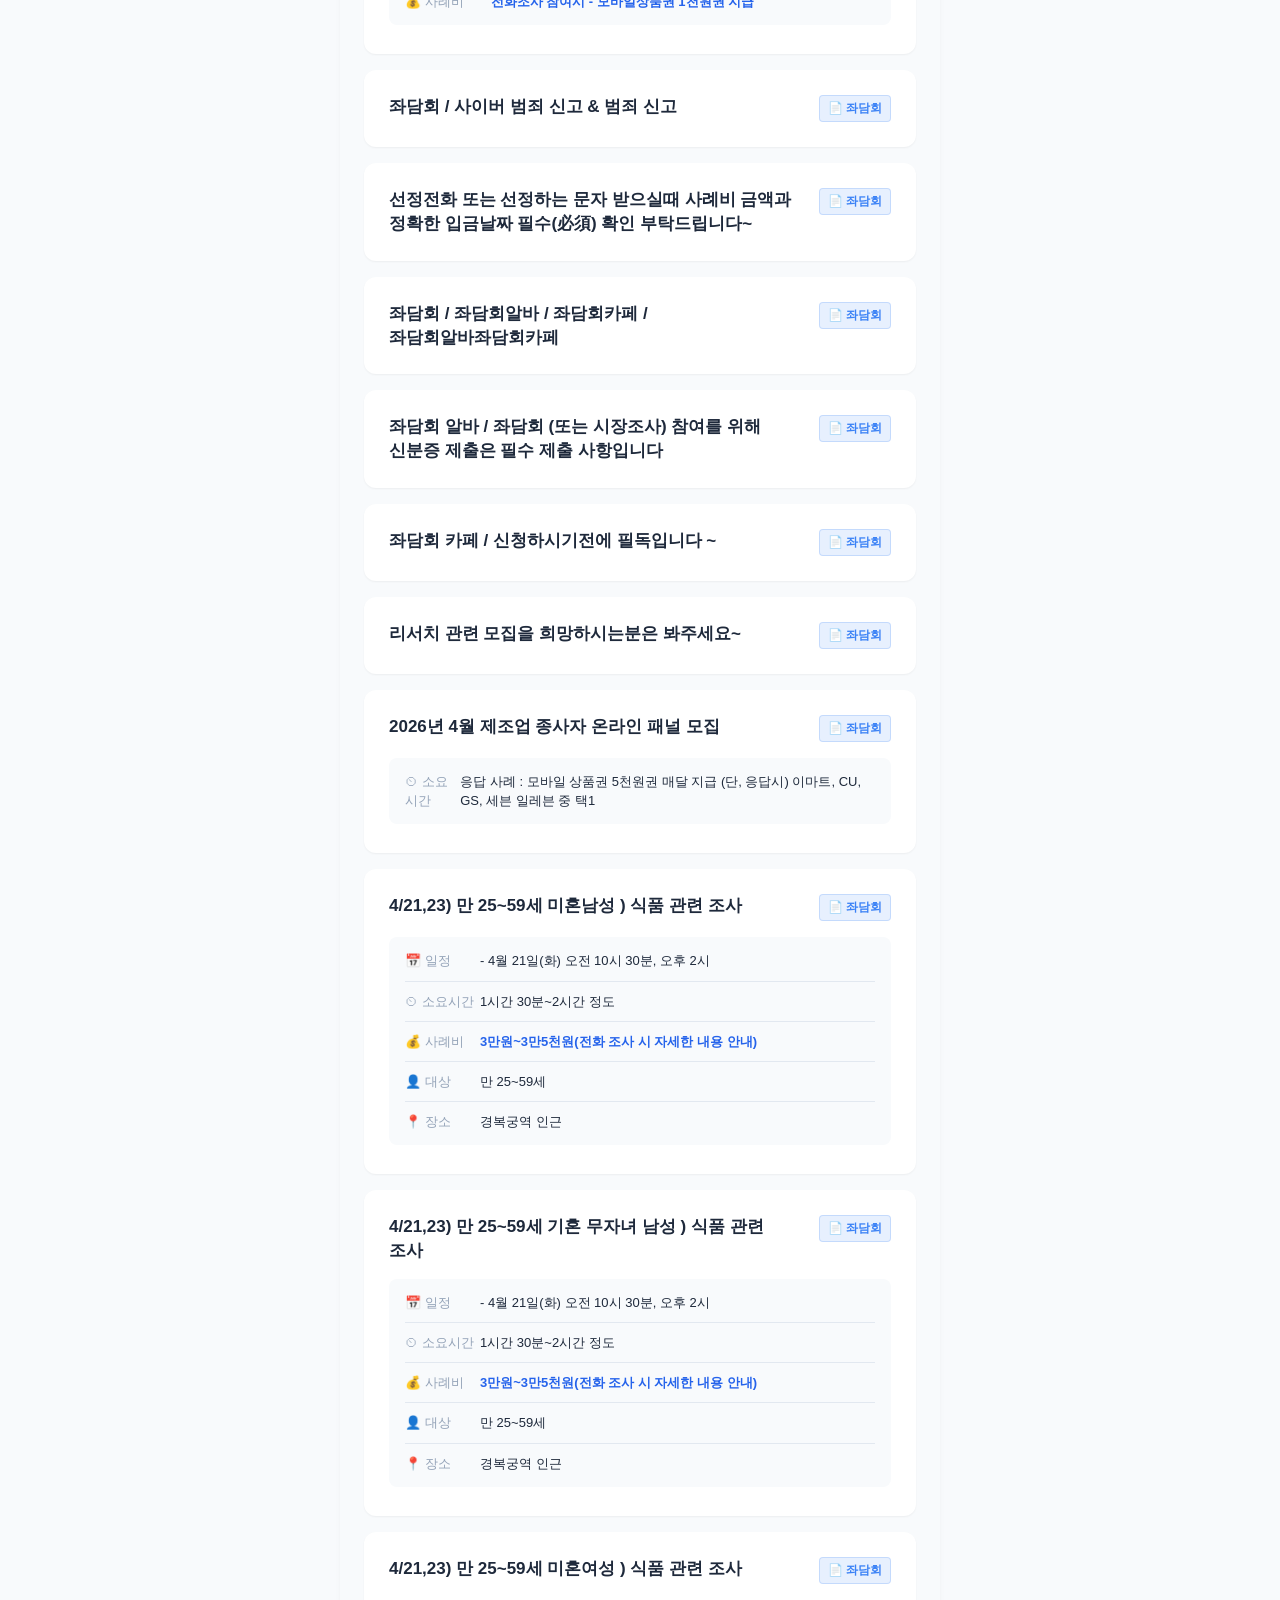
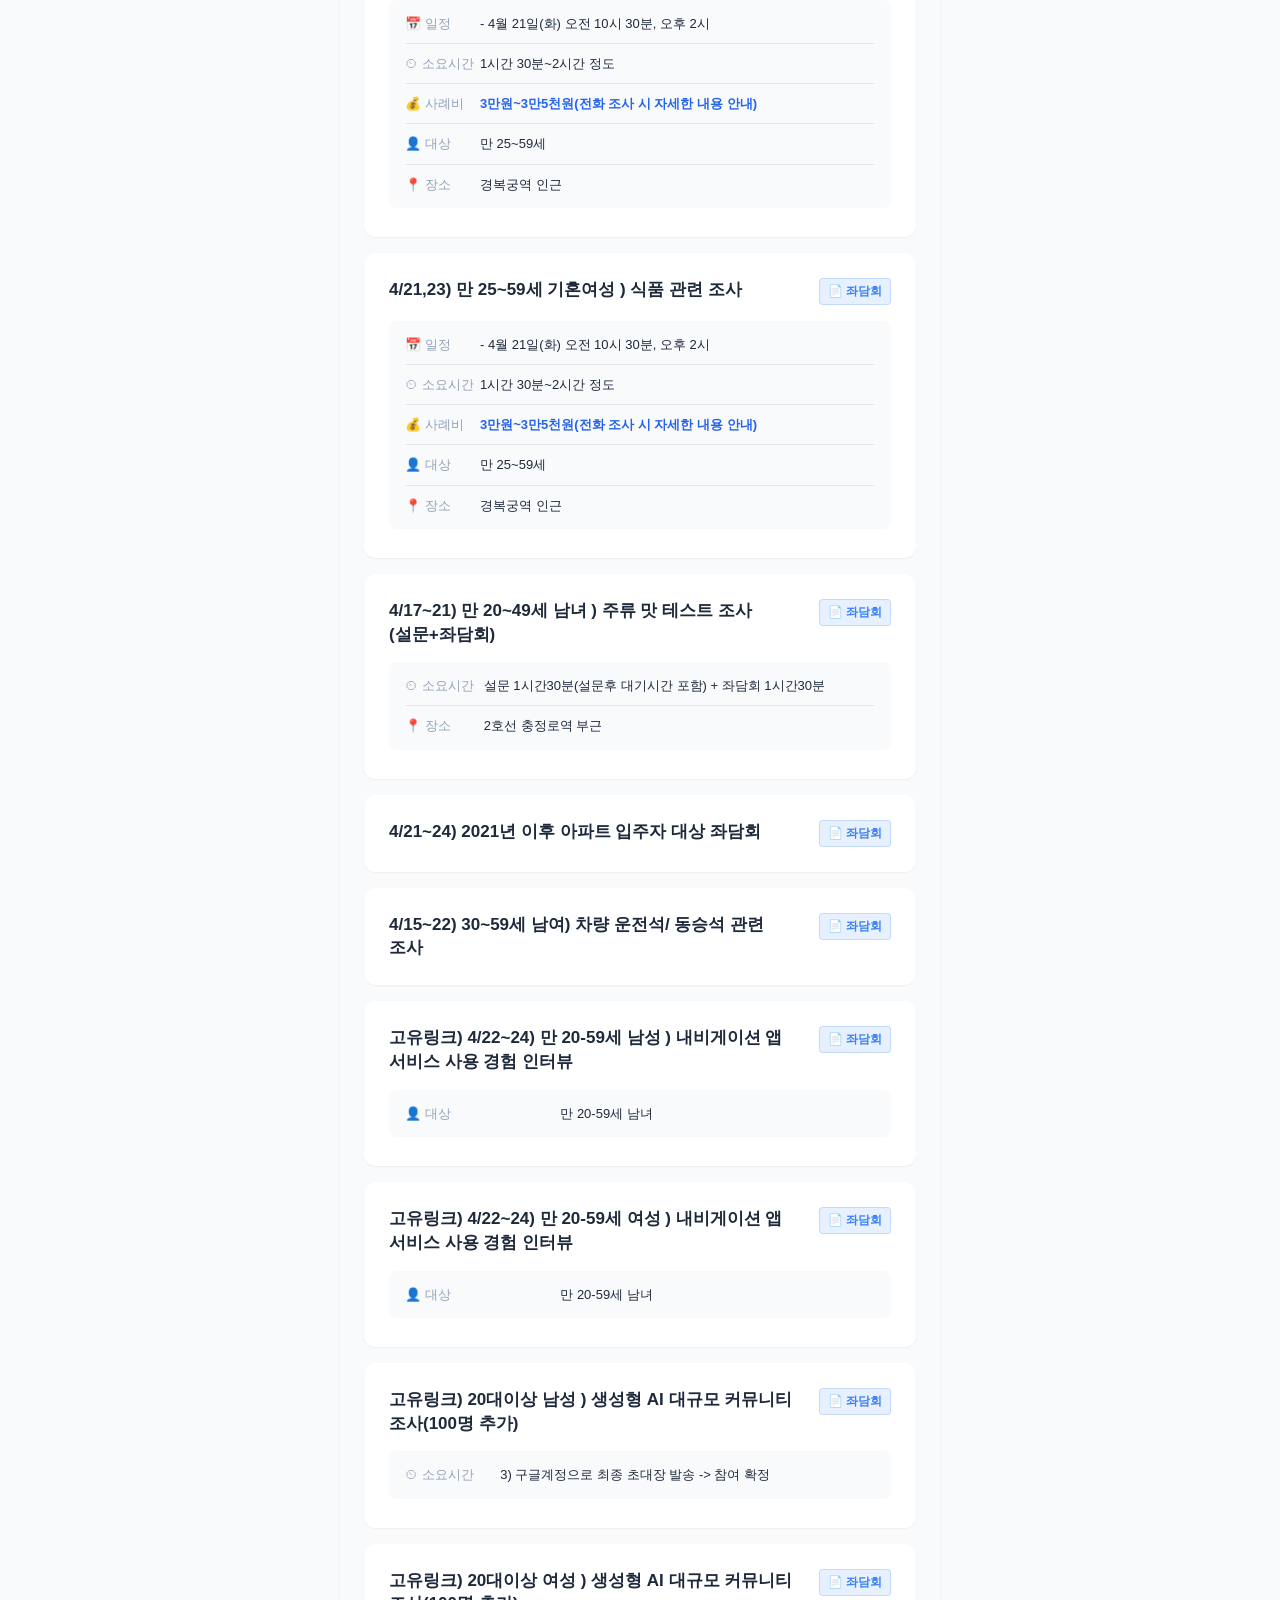
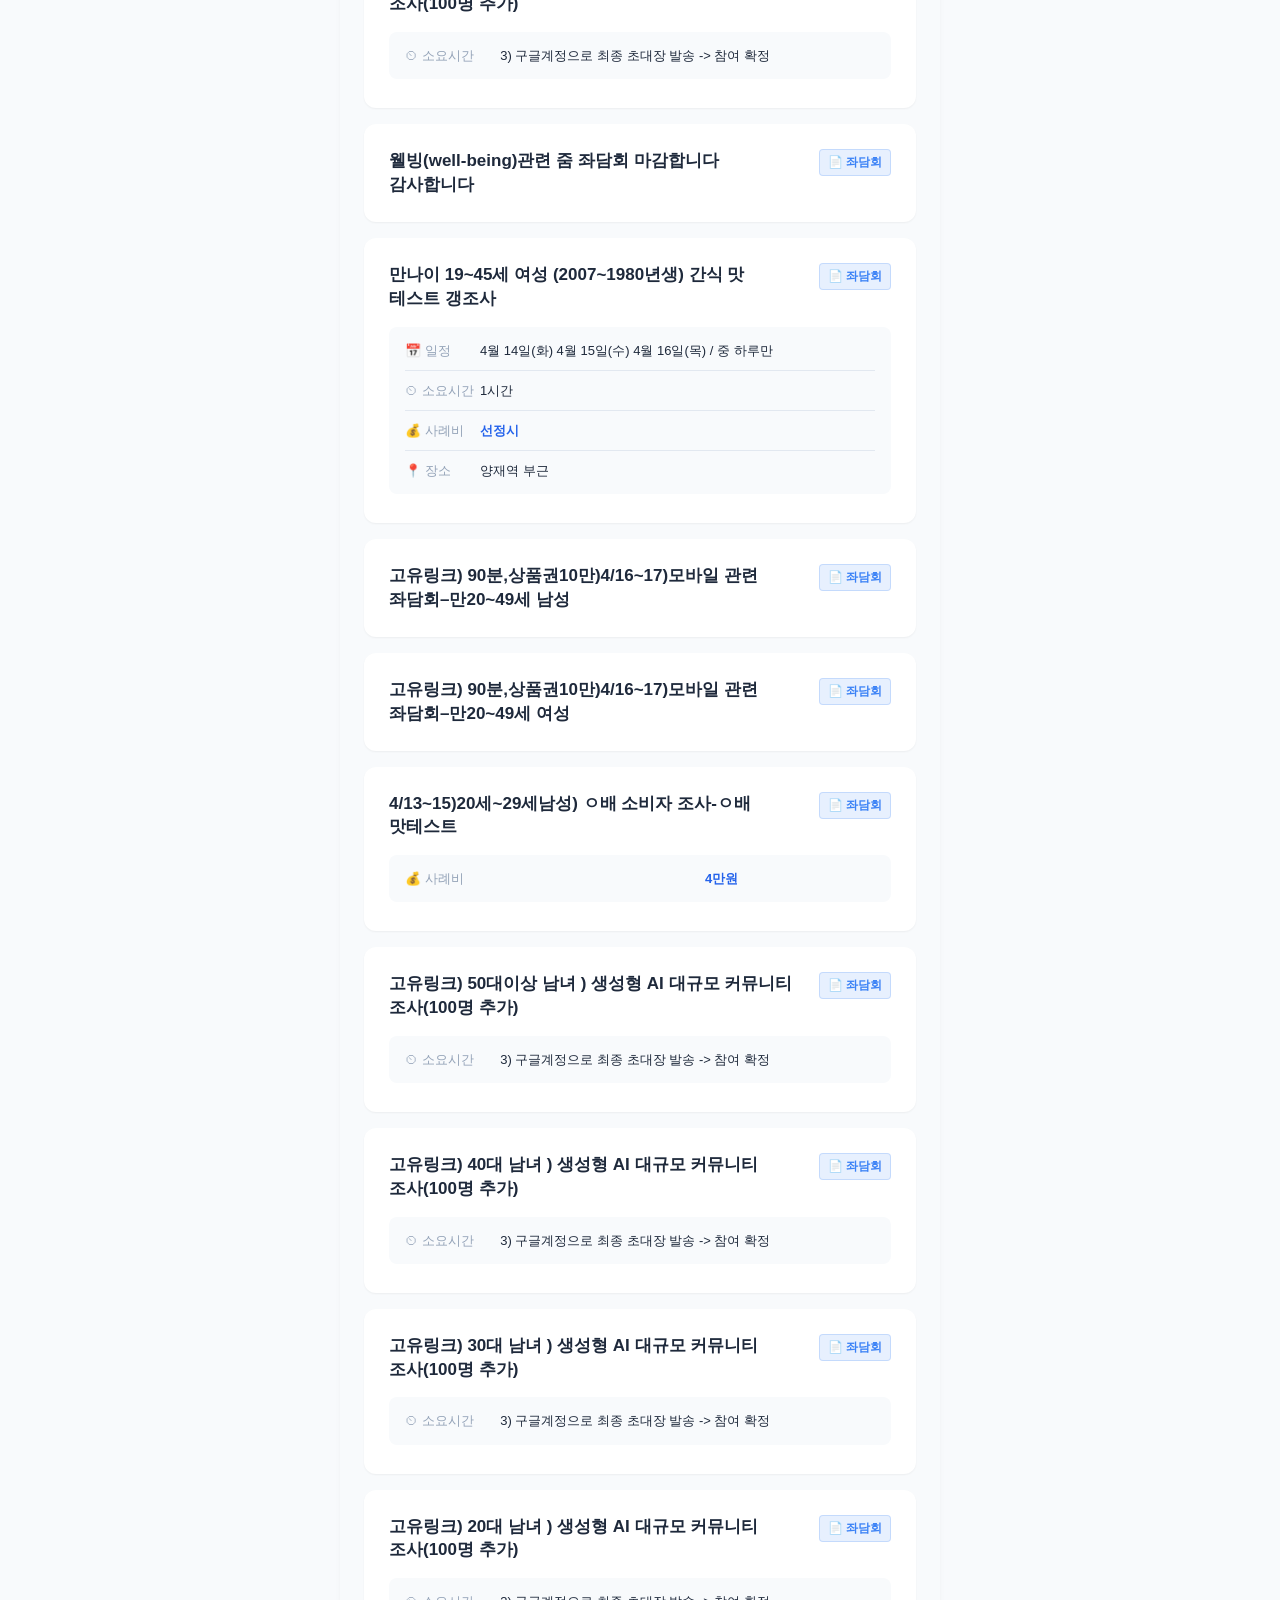
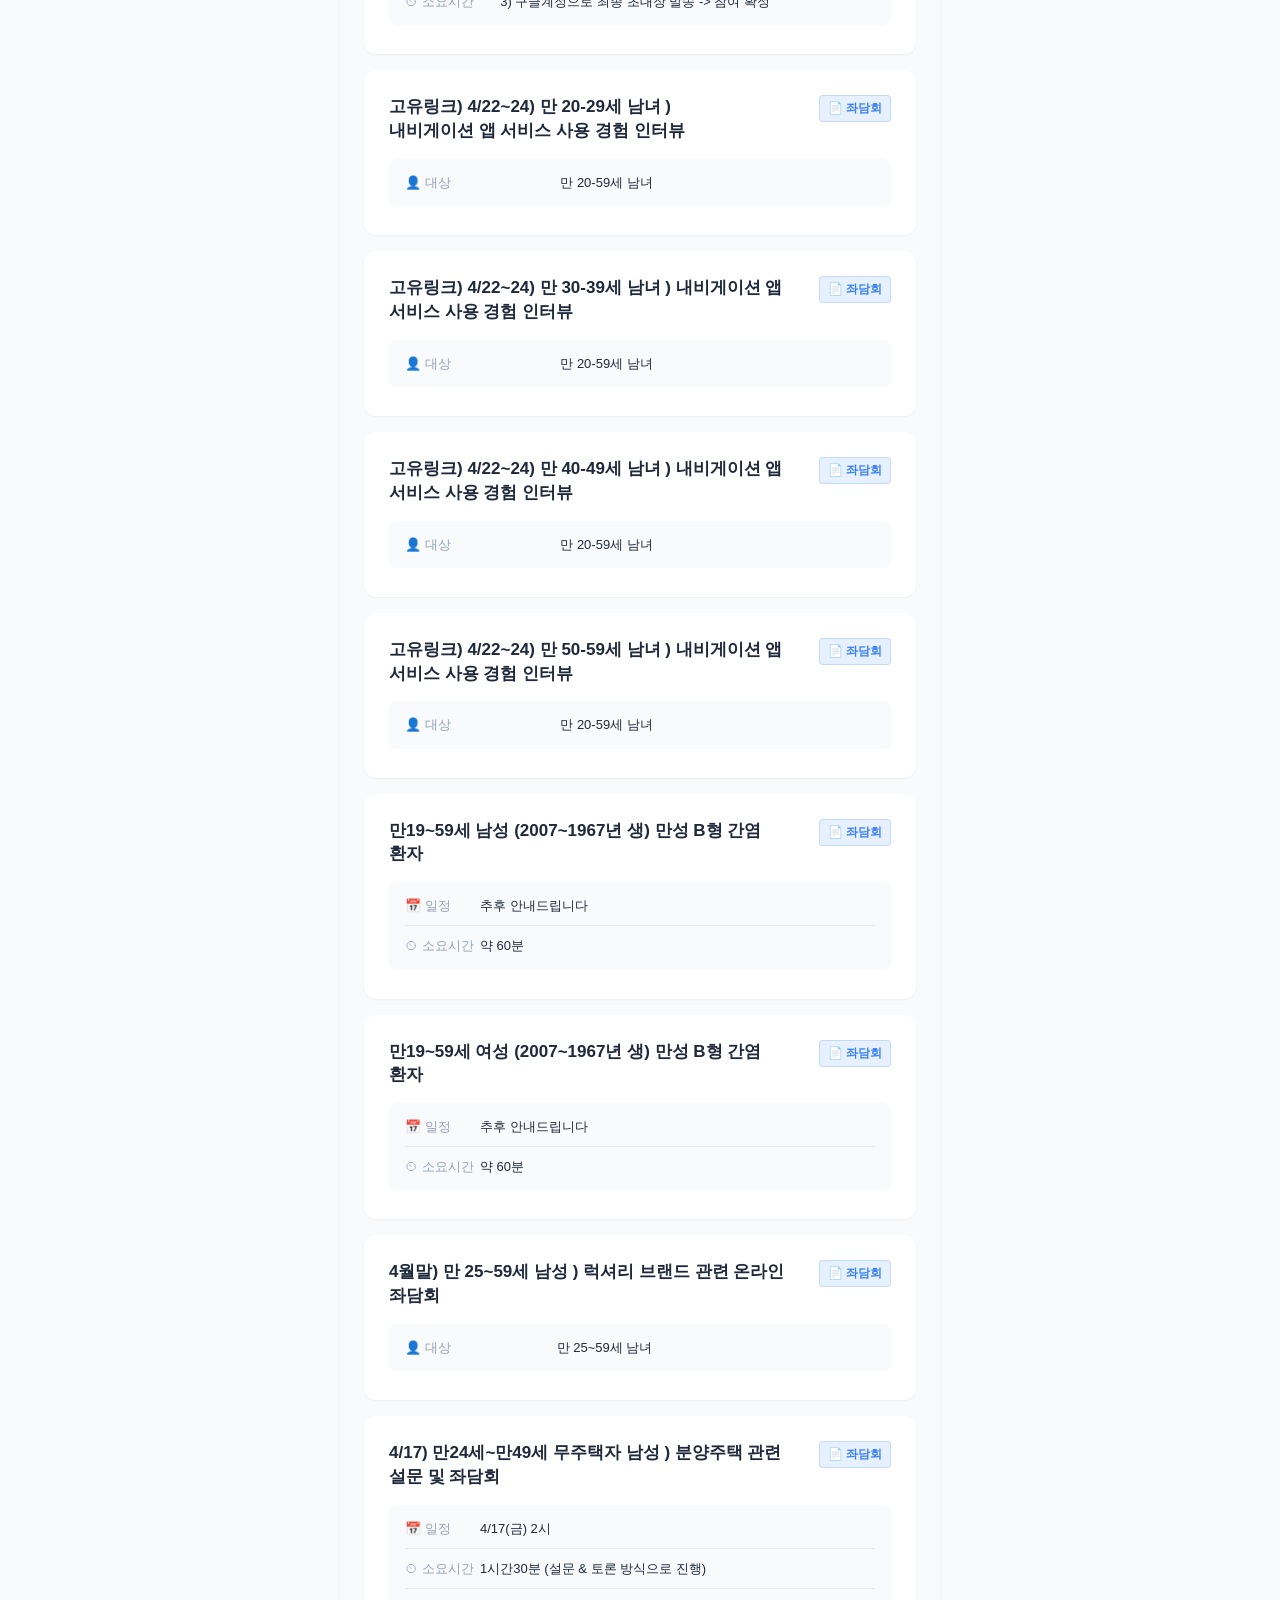
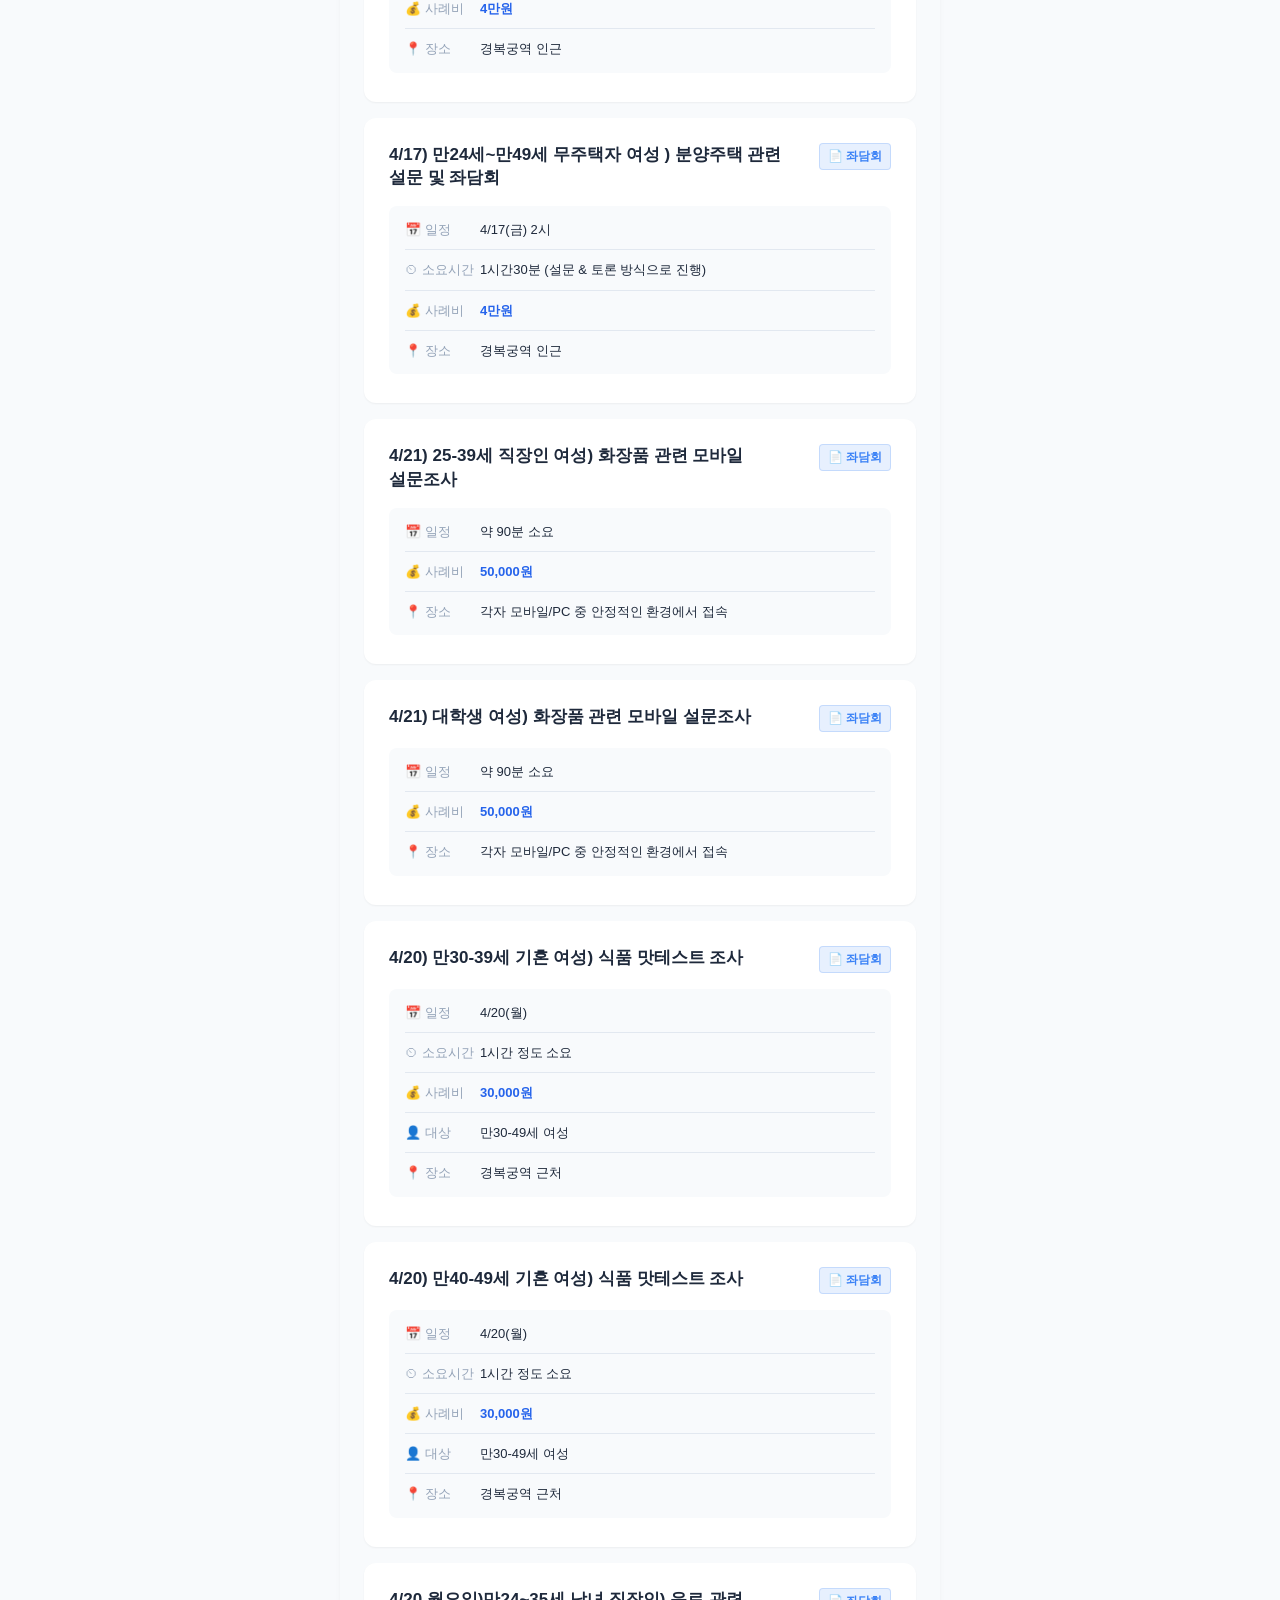
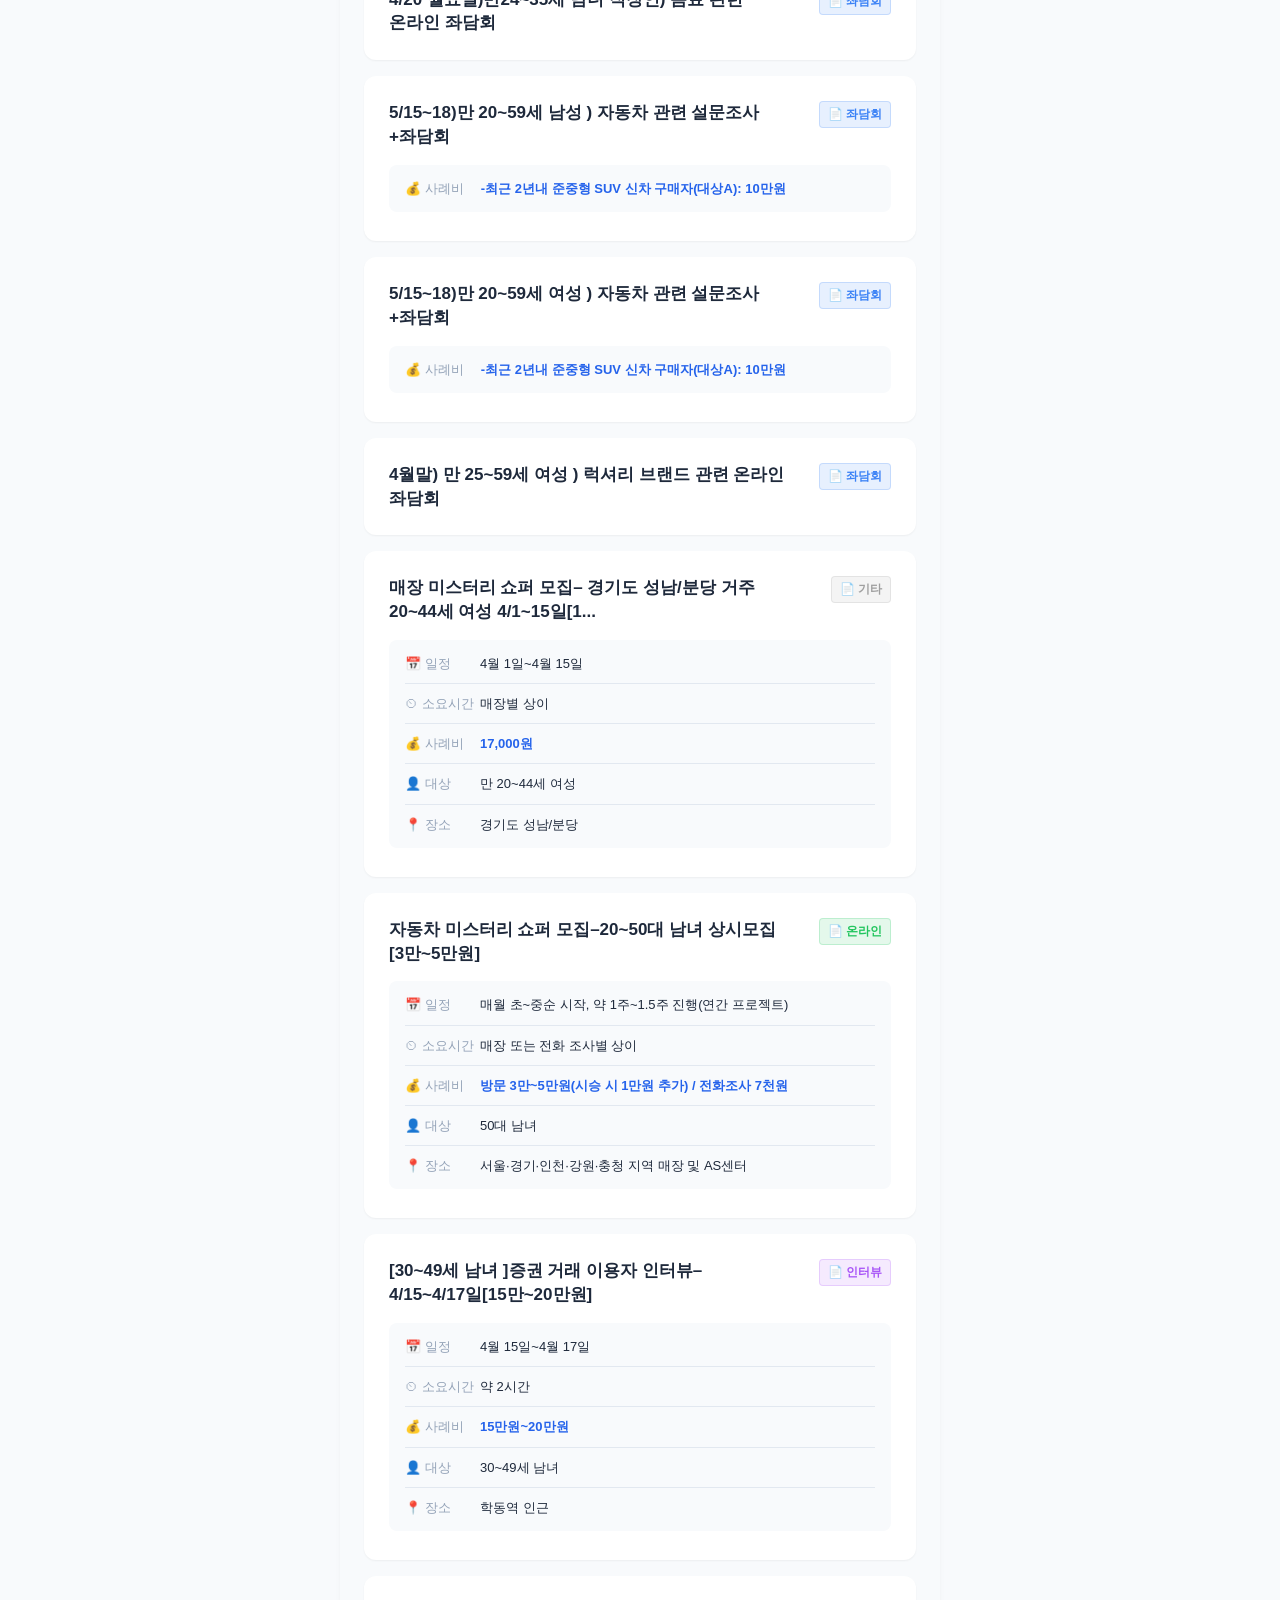
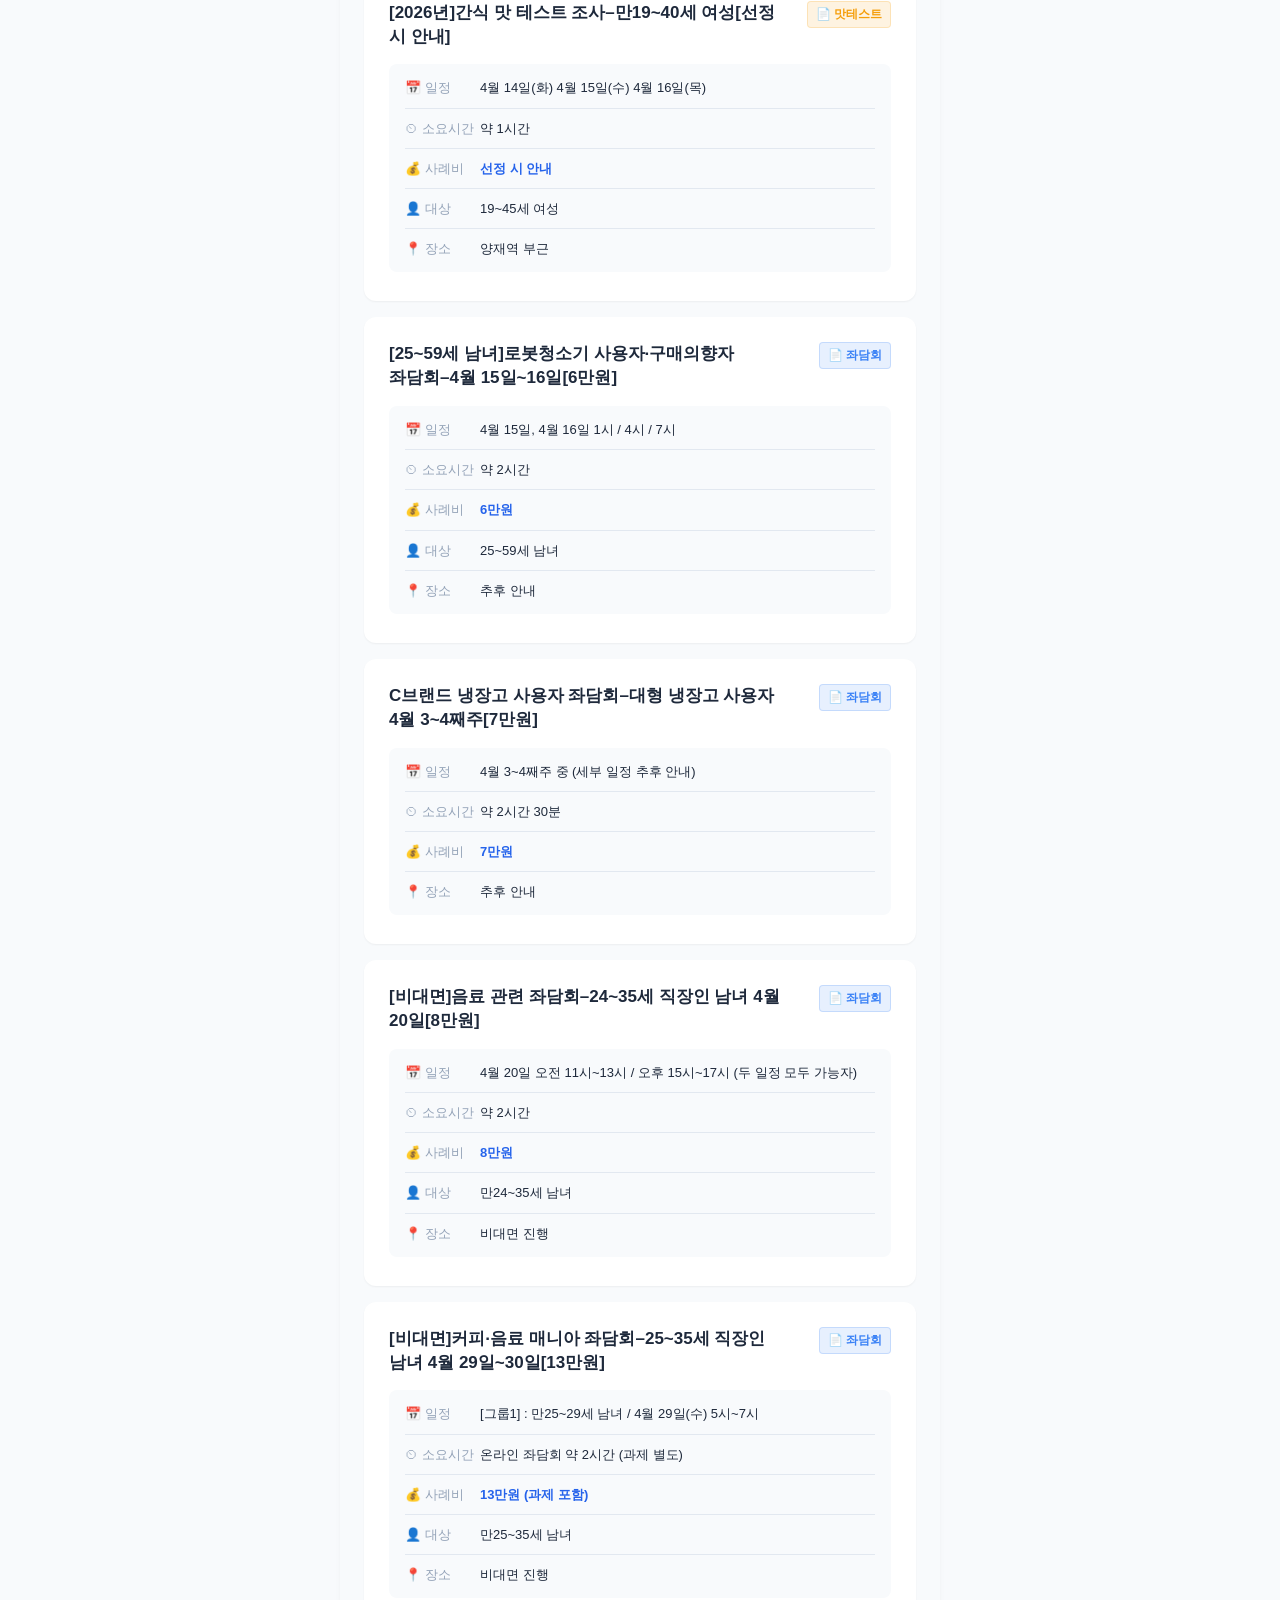
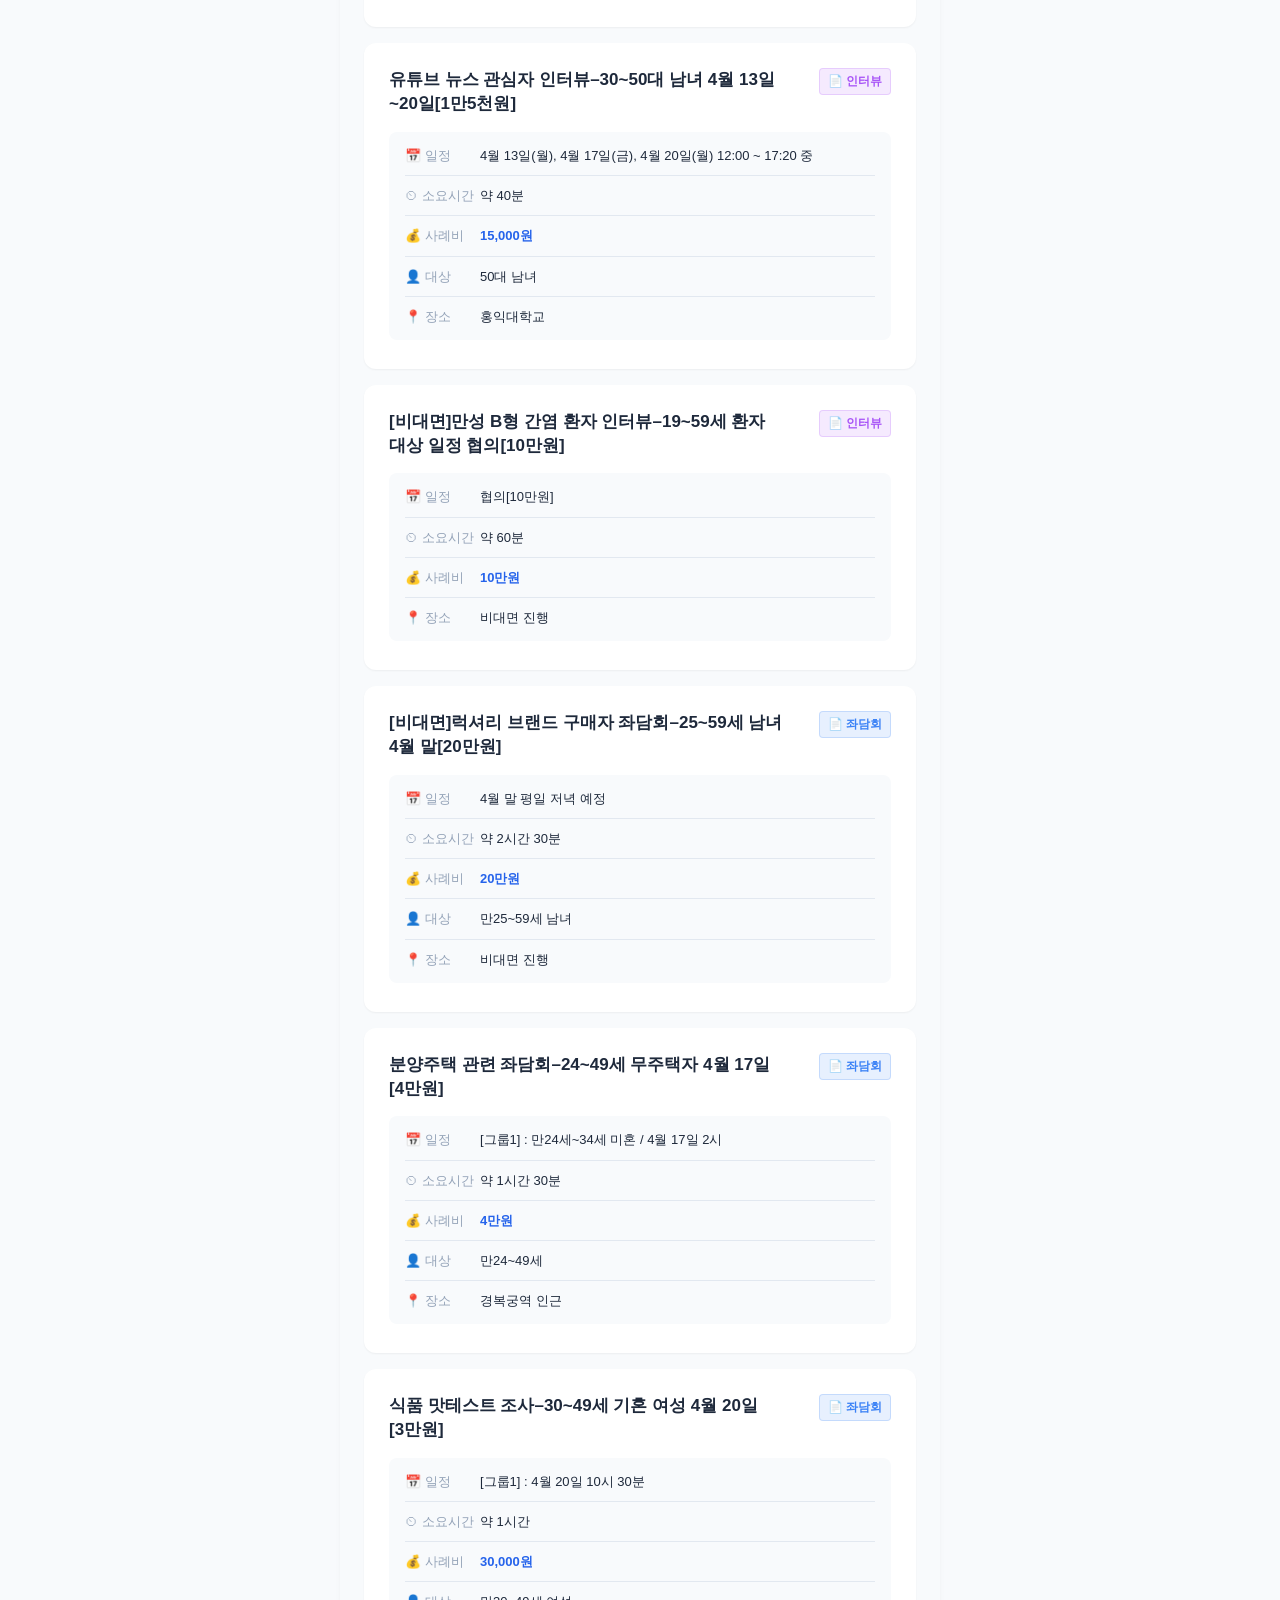
<file: newsletter-website/archives/2026-04-09.html>
<!DOCTYPE html>
<html lang="ko" xmlns:v="urn:schemas-microsoft-com:vml">
<head>
  <meta charset="UTF-8">
  <meta name="viewport" content="width=device-width, initial-scale=1.0">
  <title>알바단지 - 2026.04.09 (목)</title>
  <!--[if mso]><xml><o:OfficeDocumentSettings><o:PixelsPerInch>96</o:PixelsPerInch></o:OfficeDocumentSettings></xml><![endif]-->
  <style>
    /* Reset */
    body, table, td, p, a, h1, h2, h3 { margin: 0; padding: 0; }
    body { width: 100% !important; -webkit-text-size-adjust: 100%; -ms-text-size-adjust: 100%; }
    img { border: 0; height: auto; line-height: 100%; outline: none; text-decoration: none; }
    table { border-collapse: collapse !important; mso-table-lspace: 0pt; mso-table-rspace: 0pt; }
    
    /* Main styles */
    body {
      font-family: -apple-system, BlinkMacSystemFont, 'Segoe UI', Roboto, 'Noto Sans KR', 'Pretendard', sans-serif;
      background-color: #F8FAFC;
      color: #1E293B;
    }
    
    .email-wrapper { 
      max-width: 600px; 
      margin: 0 auto; 
      background-color: #FFFFFF; 
    }
    
    .header-section {
      background: linear-gradient(135deg, #2563EB, #3B82F6);
      padding: 40px 24px;
      text-align: center;
    }
    
    .posting-wrap {
      padding: 24px;
      background-color: #F8FAFC;
    }

    .posting-item {
      background: #FFFFFF;
      padding: 24px;
      border: 1px solid #E2E8F0;
      border-radius: 12px;
      margin-bottom: 16px;
    }
    
    .view-link {
      display: inline-block;
      margin-top: 16px;
      padding: 10px 20px;
      background: #EFF6FF;
      border: 1px solid #BFDBFE;
      border-radius: 8px;
      color: #2563EB;
      text-decoration: none;
      font-size: 14px;
      font-weight: 600;
    }
    
    .footer-section {
      padding: 32px 24px;
      text-align: center;
      background-color: #FFFFFF;
      border-top: 1px solid #E2E8F0;
      font-size: 12px;
      color: #64748B;
    }
    
    @media only screen and (max-width: 480px) {
      .email-wrapper { width: 100% !important; }
      .posting-wrap { padding: 16px !important; }
      .posting-item { padding: 16px !important; }
      .header-section { padding: 32px 16px !important; }
    }
  </style>
</head>
<body style="background-color: #F8FAFC; margin: 0; padding: 0;">
  <table role="presentation" cellspacing="0" cellpadding="0" border="0" width="100%" style="background-color: #F8FAFC;">
    <tr>
      <td align="center" style="padding: 20px 0;">
        <!--[if mso]><table role="presentation" border="0" cellspacing="0" cellpadding="0" align="center" width="600"><tr><td><![endif]-->
        <table role="presentation" cellspacing="0" cellpadding="0" border="0" width="100%" class="email-wrapper" style="max-width: 600px; background-color: #FFFFFF; border-radius: 16px; overflow: hidden; box-shadow: 0 4px 6px -1px rgba(0, 0, 0, 0.05);">
          
          <!-- Header -->
          <tr>
            <td class="header-section" style="background: #ffffff; padding: 40px 24px 20px 24px; text-align: center;">
              <h1 style="font-size: 26px; font-weight: 800; color: #1E293B; margin: 0 0 16px 0; letter-spacing: -0.5px;">
                알바단지를 매일 아침 배달합니다!
              </h1>
               <div style="text-align: center; margin-top: 8px;">
                 <span style="font-size: 15px; color: #64748B; display: inline-block; vertical-align: middle; margin-right: 12px;">2026.04.09 (목)</span>
                 <span style="display: inline-block; padding: 4px 12px; background: #F1F5F9; border-radius: 20px; font-size: 13px; color: #475569; font-weight: 600; vertical-align: middle;">오늘 신규 공고: 84건</span>
              </div>
              <div style="margin-top: 20px; text-align: center;">
                <!-- Home Button -->
                <a href="https://albadanji.com" style="display: inline-flex; align-items: center; padding: 5px 14px; background: #ffffff; color: #475569; text-decoration: none; border-radius: 20px; font-size: 12px; font-weight: 700; border: 1px solid #E2E8F0; box-shadow: 0 1px 2px rgba(0,0,0,0.05); height: 32px; box-sizing: border-box; vertical-align: middle; margin: 0 4px 8px 4px;">🏠 홈</a>
                <!-- Email Input (Pill) -->
                <div style="display: inline-flex; align-items: center; background: #ffffff; border-radius: 20px; padding: 0 14px; border: 1px solid #E2E8F0; height: 32px; box-sizing: border-box; vertical-align: middle; margin: 0 4px 8px 4px;" id="email-input-wrapper">
                  <a href="https://albadanji.com#subscribe" style="font-size: 12px; color: #94A3B8; text-decoration: none;" id="email-label">이메일 주소</a>
                </div>
                <!-- Subscribe Button (Pill) -->
                <a href="https://albadanji.com#subscribe" style="display: inline-flex; align-items: center; padding: 0 16px; background: #18181B; color: #ffffff; text-decoration: none; border-radius: 18px; font-size: 12px; font-weight: 700; height: 32px; box-sizing: border-box; vertical-align: middle; margin: 0 4px 8px 4px;" id="subscribe-btn">무료 구독하기</a>
              </div>
            </td>
          </tr>
          
          <!-- Postings Background Wrap -->
          <tr>
            <td class="posting-wrap" style="padding: 24px; background-color: #F8FAFC;">
              <!-- Container for all postings -->
              <table role="presentation" cellspacing="0" cellpadding="0" border="0" width="100%">
                
          <tr>
            <td style="padding-bottom: 16px;">
              <table role="presentation" cellspacing="0" cellpadding="0" border="0" width="100%" style="background-color: #FFFFFF; border: 1px solid #E2E8F0; border-radius: 12px; box-shadow: 0 1px 2px rgba(0,0,0,0.05); overflow: hidden; border-collapse: separate;">
                <tr>
                  <td style="padding: 0;">
                    <a href="https://cafe.naver.com/togetheralba/124098" style="display: block; padding: 24px; text-decoration: none; color: inherit;" target="_blank">
                      <table role="presentation" cellspacing="0" cellpadding="0" border="0" width="100%">
                        <tr>
                          <td style="vertical-align: top;">
                            <h3 style="font-size: 17px; font-weight: 700; color: #1E293B; margin: 0; line-height: 1.4; word-break: keep-all; text-decoration: none;">
                              4/13~14) 만 25-49세 남녀 ) 전자제품(디스플레이) 관련 설문조사 (설문+좌담회)
                            </h3>
                          </td>
                          <td style="vertical-align: top; text-align: right; width: 85px; padding-left: 12px;">
                            <span class="type-badge" style="display: inline-block; padding: 4px 8px; border-radius: 4px; font-size: 12px; font-weight: 700; background: rgba(59,130,246, 0.12); color: #3b82f6; white-space: nowrap; border: 1px solid rgba(59,130,246, 0.2); text-decoration: none;">
                              &#128196; 좌담회
                            </span>
                          </td>
                        </tr>
                      </table>
                      
                      
          <table role="presentation" cellspacing="0" cellpadding="0" border="0" width="100%" style="background-color: #F8FAFC; border-radius: 8px; margin-top: 16px; margin-bottom: 4px;">
            <tr>
              <td style="padding: 4px 16px;">
                <table role="presentation" cellspacing="0" cellpadding="0" border="0" width="100%">
                  
          <tr>
            <td style="padding: 10px 0; border-bottom: 1px solid #E2E8F0; width: 75px; vertical-align: top;">
              <span style="color: #94A3B8; font-size: 13px;">&#128197; 일정</span>
            </td>
            <td style="padding: 10px 0; border-bottom: 1px solid #E2E8F0; vertical-align: top;">
              <span style="color: #1E293B; font-size: 13px; line-height: 1.4;">4월13일(월)~ 4월14일(화)중 하루 / 시간은 추후 안내드립니다</span>
            </td>
          </tr>
          <tr>
            <td style="padding: 10px 0; border-bottom: 1px solid #E2E8F0; vertical-align: top;">
              <span style="color: #94A3B8; font-size: 13px;">&#9202; 소요시간</span>
            </td>
            <td style="padding: 10px 0; border-bottom: 1px solid #E2E8F0; vertical-align: top;">
              <span style="color: #1E293B; font-size: 13px; line-height: 1.4;">설문 60분+좌담회 60분 / 중간 대기시간 10-20분 가량 예상</span>
            </td>
          </tr>
          <tr>
            <td style="padding: 10px 0; border-bottom: 1px solid #E2E8F0; vertical-align: top;">
              <span style="color: #94A3B8; font-size: 13px;">&#128176; 사례비</span>
            </td>
            <td style="padding: 10px 0; border-bottom: 1px solid #E2E8F0; vertical-align: top;">
              <span style="color: #2563EB; font-size: 13px; font-weight: 700; line-height: 1.4;">보유자 75000원 / 구매 의향자 45000원</span>
            </td>
          </tr>
          <tr>
            <td style="padding: 10px 0; border-bottom: none; vertical-align: top;">
              <span style="color: #94A3B8; font-size: 13px;">&#128100; 대상</span>
            </td>
            <td style="padding: 10px 0; border-bottom: none; vertical-align: top;">
              <span style="color: #1E293B; font-size: 13px; line-height: 1.4;">만 25-49세 남녀</span>
            </td>
          </tr>
                </table>
              </td>
            </tr>
          </table>
        
                    </a>
                  </td>
                </tr>
              </table>
            </td>
          </tr>

          <tr>
            <td style="padding-bottom: 16px;">
              <table role="presentation" cellspacing="0" cellpadding="0" border="0" width="100%" style="background-color: #FFFFFF; border: 1px solid #E2E8F0; border-radius: 12px; box-shadow: 0 1px 2px rgba(0,0,0,0.05); overflow: hidden; border-collapse: separate;">
                <tr>
                  <td style="padding: 0;">
                    <a href="https://cafe.naver.com/togetheralba/124099" style="display: block; padding: 24px; text-decoration: none; color: inherit;" target="_blank">
                      <table role="presentation" cellspacing="0" cellpadding="0" border="0" width="100%">
                        <tr>
                          <td style="vertical-align: top;">
                            <h3 style="font-size: 17px; font-weight: 700; color: #1E293B; margin: 0; line-height: 1.4; word-break: keep-all; text-decoration: none;">
                              고유링크) 90분,상품권10만)4/16~17)모바일 관련 좌담회–만20~29세 남녀
                            </h3>
                          </td>
                          <td style="vertical-align: top; text-align: right; width: 85px; padding-left: 12px;">
                            <span class="type-badge" style="display: inline-block; padding: 4px 8px; border-radius: 4px; font-size: 12px; font-weight: 700; background: rgba(59,130,246, 0.12); color: #3b82f6; white-space: nowrap; border: 1px solid rgba(59,130,246, 0.2); text-decoration: none;">
                              &#128196; 좌담회
                            </span>
                          </td>
                        </tr>
                      </table>
                      
                      
                    </a>
                  </td>
                </tr>
              </table>
            </td>
          </tr>

          <tr>
            <td style="padding-bottom: 16px;">
              <table role="presentation" cellspacing="0" cellpadding="0" border="0" width="100%" style="background-color: #FFFFFF; border: 1px solid #E2E8F0; border-radius: 12px; box-shadow: 0 1px 2px rgba(0,0,0,0.05); overflow: hidden; border-collapse: separate;">
                <tr>
                  <td style="padding: 0;">
                    <a href="https://cafe.naver.com/togetheralba/124100" style="display: block; padding: 24px; text-decoration: none; color: inherit;" target="_blank">
                      <table role="presentation" cellspacing="0" cellpadding="0" border="0" width="100%">
                        <tr>
                          <td style="vertical-align: top;">
                            <h3 style="font-size: 17px; font-weight: 700; color: #1E293B; margin: 0; line-height: 1.4; word-break: keep-all; text-decoration: none;">
                              고유링크) 90분,상품권10만)4/16~17)모바일 관련 좌담회–만30~39세 남녀-LGU+고객만
                            </h3>
                          </td>
                          <td style="vertical-align: top; text-align: right; width: 85px; padding-left: 12px;">
                            <span class="type-badge" style="display: inline-block; padding: 4px 8px; border-radius: 4px; font-size: 12px; font-weight: 700; background: rgba(59,130,246, 0.12); color: #3b82f6; white-space: nowrap; border: 1px solid rgba(59,130,246, 0.2); text-decoration: none;">
                              &#128196; 좌담회
                            </span>
                          </td>
                        </tr>
                      </table>
                      
                      
                    </a>
                  </td>
                </tr>
              </table>
            </td>
          </tr>

          <tr>
            <td style="padding-bottom: 16px;">
              <table role="presentation" cellspacing="0" cellpadding="0" border="0" width="100%" style="background-color: #FFFFFF; border: 1px solid #E2E8F0; border-radius: 12px; box-shadow: 0 1px 2px rgba(0,0,0,0.05); overflow: hidden; border-collapse: separate;">
                <tr>
                  <td style="padding: 0;">
                    <a href="https://cafe.naver.com/togetheralba/124101" style="display: block; padding: 24px; text-decoration: none; color: inherit;" target="_blank">
                      <table role="presentation" cellspacing="0" cellpadding="0" border="0" width="100%">
                        <tr>
                          <td style="vertical-align: top;">
                            <h3 style="font-size: 17px; font-weight: 700; color: #1E293B; margin: 0; line-height: 1.4; word-break: keep-all; text-decoration: none;">
                              고유링크) 90분,상품권10만)4/16~17)모바일 관련 좌담회–만40~49세 남녀-LGU+고객만
                            </h3>
                          </td>
                          <td style="vertical-align: top; text-align: right; width: 85px; padding-left: 12px;">
                            <span class="type-badge" style="display: inline-block; padding: 4px 8px; border-radius: 4px; font-size: 12px; font-weight: 700; background: rgba(59,130,246, 0.12); color: #3b82f6; white-space: nowrap; border: 1px solid rgba(59,130,246, 0.2); text-decoration: none;">
                              &#128196; 좌담회
                            </span>
                          </td>
                        </tr>
                      </table>
                      
                      
                    </a>
                  </td>
                </tr>
              </table>
            </td>
          </tr>

          <tr>
            <td style="padding-bottom: 16px;">
              <table role="presentation" cellspacing="0" cellpadding="0" border="0" width="100%" style="background-color: #FFFFFF; border: 1px solid #E2E8F0; border-radius: 12px; box-shadow: 0 1px 2px rgba(0,0,0,0.05); overflow: hidden; border-collapse: separate;">
                <tr>
                  <td style="padding: 0;">
                    <a href="https://albabank.pe.kr/%ec%8b%9d%ed%92%88%ea%b4%80%eb%a0%a8%ec%a1%b0%ec%82%ac5_17/" style="display: block; padding: 24px; text-decoration: none; color: inherit;" target="_blank">
                      <table role="presentation" cellspacing="0" cellpadding="0" border="0" width="100%">
                        <tr>
                          <td style="vertical-align: top;">
                            <h3 style="font-size: 17px; font-weight: 700; color: #1E293B; margin: 0; line-height: 1.4; word-break: keep-all; text-decoration: none;">
                              [재공지] 4/21(화),4/23(목)에 있을 식품 관련 조사
                            </h3>
                          </td>
                          <td style="vertical-align: top; text-align: right; width: 85px; padding-left: 12px;">
                            <span class="type-badge" style="display: inline-block; padding: 4px 8px; border-radius: 4px; font-size: 12px; font-weight: 700; background: rgba(160,160,160, 0.12); color: #a0a0a0; white-space: nowrap; border: 1px solid rgba(160,160,160, 0.2); text-decoration: none;">
                              &#128196; 기타
                            </span>
                          </td>
                        </tr>
                      </table>
                      
                      
          <table role="presentation" cellspacing="0" cellpadding="0" border="0" width="100%" style="background-color: #F8FAFC; border-radius: 8px; margin-top: 16px; margin-bottom: 4px;">
            <tr>
              <td style="padding: 4px 16px;">
                <table role="presentation" cellspacing="0" cellpadding="0" border="0" width="100%">
                  
          <tr>
            <td style="padding: 10px 0; border-bottom: 1px solid #E2E8F0; width: 75px; vertical-align: top;">
              <span style="color: #94A3B8; font-size: 13px;">&#128197; 일정</span>
            </td>
            <td style="padding: 10px 0; border-bottom: 1px solid #E2E8F0; vertical-align: top;">
              <span style="color: #1E293B; font-size: 13px; line-height: 1.4;">– 4월 21일(화) 오전 10시 30분, 오후 2시</span>
            </td>
          </tr>
          <tr>
            <td style="padding: 10px 0; border-bottom: 1px solid #E2E8F0; vertical-align: top;">
              <span style="color: #94A3B8; font-size: 13px;">&#9202; 소요시간</span>
            </td>
            <td style="padding: 10px 0; border-bottom: 1px solid #E2E8F0; vertical-align: top;">
              <span style="color: #1E293B; font-size: 13px; line-height: 1.4;">1시간 30분~2시간 정도</span>
            </td>
          </tr>
          <tr>
            <td style="padding: 10px 0; border-bottom: 1px solid #E2E8F0; vertical-align: top;">
              <span style="color: #94A3B8; font-size: 13px;">&#128176; 사례비</span>
            </td>
            <td style="padding: 10px 0; border-bottom: 1px solid #E2E8F0; vertical-align: top;">
              <span style="color: #2563EB; font-size: 13px; font-weight: 700; line-height: 1.4;">3만원~3만5천원(전화 조사 시 자세한 내용 안내)</span>
            </td>
          </tr>
          <tr>
            <td style="padding: 10px 0; border-bottom: 1px solid #E2E8F0; vertical-align: top;">
              <span style="color: #94A3B8; font-size: 13px;">&#128100; 대상</span>
            </td>
            <td style="padding: 10px 0; border-bottom: 1px solid #E2E8F0; vertical-align: top;">
              <span style="color: #1E293B; font-size: 13px; line-height: 1.4;">만 25~59세 남녀</span>
            </td>
          </tr>
          <tr>
            <td style="padding: 10px 0; border-bottom: none; vertical-align: top;">
              <span style="color: #94A3B8; font-size: 13px;">&#128205; 장소</span>
            </td>
            <td style="padding: 10px 0; border-bottom: none; vertical-align: top;">
              <span style="color: #1E293B; font-size: 13px; line-height: 1.4;">경복궁역 근처</span>
            </td>
          </tr>
                </table>
              </td>
            </tr>
          </table>
        
                    </a>
                  </td>
                </tr>
              </table>
            </td>
          </tr>

          <tr>
            <td style="padding-bottom: 16px;">
              <table role="presentation" cellspacing="0" cellpadding="0" border="0" width="100%" style="background-color: #FFFFFF; border: 1px solid #E2E8F0; border-radius: 12px; box-shadow: 0 1px 2px rgba(0,0,0,0.05); overflow: hidden; border-collapse: separate;">
                <tr>
                  <td style="padding: 0;">
                    <a href="https://cafe.naver.com/sk77lee/35109" style="display: block; padding: 24px; text-decoration: none; color: inherit;" target="_blank">
                      <table role="presentation" cellspacing="0" cellpadding="0" border="0" width="100%">
                        <tr>
                          <td style="vertical-align: top;">
                            <h3 style="font-size: 17px; font-weight: 700; color: #1E293B; margin: 0; line-height: 1.4; word-break: keep-all; text-decoration: none;">
                              ▶4/22(수)~4/24(금)]내비게이션 앱 서비스 사용 경험 대면 인터뷰/만 20-59세 남녀
                            </h3>
                          </td>
                          <td style="vertical-align: top; text-align: right; width: 85px; padding-left: 12px;">
                            <span class="type-badge" style="display: inline-block; padding: 4px 8px; border-radius: 4px; font-size: 12px; font-weight: 700; background: rgba(59,130,246, 0.12); color: #3b82f6; white-space: nowrap; border: 1px solid rgba(59,130,246, 0.2); text-decoration: none;">
                              &#128196; 좌담회
                            </span>
                          </td>
                        </tr>
                      </table>
                      
                      
                    </a>
                  </td>
                </tr>
              </table>
            </td>
          </tr>

          <tr>
            <td style="padding-bottom: 16px;">
              <table role="presentation" cellspacing="0" cellpadding="0" border="0" width="100%" style="background-color: #FFFFFF; border: 1px solid #E2E8F0; border-radius: 12px; box-shadow: 0 1px 2px rgba(0,0,0,0.05); overflow: hidden; border-collapse: separate;">
                <tr>
                  <td style="padding: 0;">
                    <a href="https://cafe.naver.com/sk77lee/35110" style="display: block; padding: 24px; text-decoration: none; color: inherit;" target="_blank">
                      <table role="presentation" cellspacing="0" cellpadding="0" border="0" width="100%">
                        <tr>
                          <td style="vertical-align: top;">
                            <h3 style="font-size: 17px; font-weight: 700; color: #1E293B; margin: 0; line-height: 1.4; word-break: keep-all; text-decoration: none;">
                              ▶5/15~18] 자동차 관련 설문+좌담회 / 만20-59세 남녀
                            </h3>
                          </td>
                          <td style="vertical-align: top; text-align: right; width: 85px; padding-left: 12px;">
                            <span class="type-badge" style="display: inline-block; padding: 4px 8px; border-radius: 4px; font-size: 12px; font-weight: 700; background: rgba(59,130,246, 0.12); color: #3b82f6; white-space: nowrap; border: 1px solid rgba(59,130,246, 0.2); text-decoration: none;">
                              &#128196; 좌담회
                            </span>
                          </td>
                        </tr>
                      </table>
                      
                      
          <table role="presentation" cellspacing="0" cellpadding="0" border="0" width="100%" style="background-color: #F8FAFC; border-radius: 8px; margin-top: 16px; margin-bottom: 4px;">
            <tr>
              <td style="padding: 4px 16px;">
                <table role="presentation" cellspacing="0" cellpadding="0" border="0" width="100%">
                  
          <tr>
            <td style="padding: 10px 0; border-bottom: 1px solid #E2E8F0; vertical-align: top;">
              <span style="color: #94A3B8; font-size: 13px;">&#128176; 사례비</span>
            </td>
            <td style="padding: 10px 0; border-bottom: 1px solid #E2E8F0; vertical-align: top;">
              <span style="color: #2563EB; font-size: 13px; font-weight: 700; line-height: 1.4;">설문 사례비와 동일한 금액으로 추가 지급</span>
            </td>
          </tr>
          <tr>
            <td style="padding: 10px 0; border-bottom: none; vertical-align: top;">
              <span style="color: #94A3B8; font-size: 13px;">&#128205; 장소</span>
            </td>
            <td style="padding: 10px 0; border-bottom: none; vertical-align: top;">
              <span style="color: #1E293B; font-size: 13px; line-height: 1.4;">충정로역 부근(전화 인터뷰후 참석 확정되신 분에 한하여 문자로 알려드립니다)</span>
            </td>
          </tr>
                </table>
              </td>
            </tr>
          </table>
        
                    </a>
                  </td>
                </tr>
              </table>
            </td>
          </tr>

          <tr>
            <td style="padding-bottom: 16px;">
              <table role="presentation" cellspacing="0" cellpadding="0" border="0" width="100%" style="background-color: #FFFFFF; border: 1px solid #E2E8F0; border-radius: 12px; box-shadow: 0 1px 2px rgba(0,0,0,0.05); overflow: hidden; border-collapse: separate;">
                <tr>
                  <td style="padding: 0;">
                    <a href="https://cafe.naver.com/sk77lee/35111" style="display: block; padding: 24px; text-decoration: none; color: inherit;" target="_blank">
                      <table role="presentation" cellspacing="0" cellpadding="0" border="0" width="100%">
                        <tr>
                          <td style="vertical-align: top;">
                            <h3 style="font-size: 17px; font-weight: 700; color: #1E293B; margin: 0; line-height: 1.4; word-break: keep-all; text-decoration: none;">
                              ▶4/20] 식품 맛테스트 조사 / 만30-49세 기혼여성
                            </h3>
                          </td>
                          <td style="vertical-align: top; text-align: right; width: 85px; padding-left: 12px;">
                            <span class="type-badge" style="display: inline-block; padding: 4px 8px; border-radius: 4px; font-size: 12px; font-weight: 700; background: rgba(59,130,246, 0.12); color: #3b82f6; white-space: nowrap; border: 1px solid rgba(59,130,246, 0.2); text-decoration: none;">
                              &#128196; 좌담회
                            </span>
                          </td>
                        </tr>
                      </table>
                      
                      
          <table role="presentation" cellspacing="0" cellpadding="0" border="0" width="100%" style="background-color: #F8FAFC; border-radius: 8px; margin-top: 16px; margin-bottom: 4px;">
            <tr>
              <td style="padding: 4px 16px;">
                <table role="presentation" cellspacing="0" cellpadding="0" border="0" width="100%">
                  
          <tr>
            <td style="padding: 10px 0; border-bottom: 1px solid #E2E8F0; width: 75px; vertical-align: top;">
              <span style="color: #94A3B8; font-size: 13px;">&#128197; 일정</span>
            </td>
            <td style="padding: 10px 0; border-bottom: 1px solid #E2E8F0; vertical-align: top;">
              <span style="color: #1E293B; font-size: 13px; line-height: 1.4;">4/20(월)-10시 30분, 오후 2시, 오후 5시, 저녁 7시</span>
            </td>
          </tr>
          <tr>
            <td style="padding: 10px 0; border-bottom: none; vertical-align: top;">
              <span style="color: #94A3B8; font-size: 13px;">&#128205; 장소</span>
            </td>
            <td style="padding: 10px 0; border-bottom: none; vertical-align: top;">
              <span style="color: #1E293B; font-size: 13px; line-height: 1.4;">경복궁역 부근(전화 인터뷰후 참석 확정되신 분에 한하여 문자로 알려드립니다)</span>
            </td>
          </tr>
                </table>
              </td>
            </tr>
          </table>
        
                    </a>
                  </td>
                </tr>
              </table>
            </td>
          </tr>

          <tr>
            <td style="padding-bottom: 16px;">
              <table role="presentation" cellspacing="0" cellpadding="0" border="0" width="100%" style="background-color: #FFFFFF; border: 1px solid #E2E8F0; border-radius: 12px; box-shadow: 0 1px 2px rgba(0,0,0,0.05); overflow: hidden; border-collapse: separate;">
                <tr>
                  <td style="padding: 0;">
                    <a href="https://cafe.naver.com/sk77lee/35112" style="display: block; padding: 24px; text-decoration: none; color: inherit;" target="_blank">
                      <table role="presentation" cellspacing="0" cellpadding="0" border="0" width="100%">
                        <tr>
                          <td style="vertical-align: top;">
                            <h3 style="font-size: 17px; font-weight: 700; color: #1E293B; margin: 0; line-height: 1.4; word-break: keep-all; text-decoration: none;">
                              ▶4/21] 화장품 관련 온라인 설문 / 만25-39세 대학생/직장인 여성
                            </h3>
                          </td>
                          <td style="vertical-align: top; text-align: right; width: 85px; padding-left: 12px;">
                            <span class="type-badge" style="display: inline-block; padding: 4px 8px; border-radius: 4px; font-size: 12px; font-weight: 700; background: rgba(59,130,246, 0.12); color: #3b82f6; white-space: nowrap; border: 1px solid rgba(59,130,246, 0.2); text-decoration: none;">
                              &#128196; 좌담회
                            </span>
                          </td>
                        </tr>
                      </table>
                      
                      
          <table role="presentation" cellspacing="0" cellpadding="0" border="0" width="100%" style="background-color: #F8FAFC; border-radius: 8px; margin-top: 16px; margin-bottom: 4px;">
            <tr>
              <td style="padding: 4px 16px;">
                <table role="presentation" cellspacing="0" cellpadding="0" border="0" width="100%">
                  
          <tr>
            <td style="padding: 10px 0; border-bottom: 1px solid #E2E8F0; width: 75px; vertical-align: top;">
              <span style="color: #94A3B8; font-size: 13px;">&#128197; 일정</span>
            </td>
            <td style="padding: 10px 0; border-bottom: 1px solid #E2E8F0; vertical-align: top;">
              <span style="color: #1E293B; font-size: 13px; line-height: 1.4;">4월 21일(화) 19시 00분</span>
            </td>
          </tr>
          <tr>
            <td style="padding: 10px 0; border-bottom: none; vertical-align: top;">
              <span style="color: #94A3B8; font-size: 13px;">&#128205; 장소</span>
            </td>
            <td style="padding: 10px 0; border-bottom: none; vertical-align: top;">
              <span style="color: #1E293B; font-size: 13px; line-height: 1.4;">각자 모바일/PC 중 안정적인 환경에서 접속</span>
            </td>
          </tr>
                </table>
              </td>
            </tr>
          </table>
        
                    </a>
                  </td>
                </tr>
              </table>
            </td>
          </tr>

          <tr>
            <td style="padding-bottom: 16px;">
              <table role="presentation" cellspacing="0" cellpadding="0" border="0" width="100%" style="background-color: #FFFFFF; border: 1px solid #E2E8F0; border-radius: 12px; box-shadow: 0 1px 2px rgba(0,0,0,0.05); overflow: hidden; border-collapse: separate;">
                <tr>
                  <td style="padding: 0;">
                    <a href="https://cafe.naver.com/sk77lee/35113" style="display: block; padding: 24px; text-decoration: none; color: inherit;" target="_blank">
                      <table role="presentation" cellspacing="0" cellpadding="0" border="0" width="100%">
                        <tr>
                          <td style="vertical-align: top;">
                            <h3 style="font-size: 17px; font-weight: 700; color: #1E293B; margin: 0; line-height: 1.4; word-break: keep-all; text-decoration: none;">
                              ▶4/17] 분양주택 관련 좌담회 / 만24세~만49세 남녀(무주택자/주택 관련 관심이 많은 분)
                            </h3>
                          </td>
                          <td style="vertical-align: top; text-align: right; width: 85px; padding-left: 12px;">
                            <span class="type-badge" style="display: inline-block; padding: 4px 8px; border-radius: 4px; font-size: 12px; font-weight: 700; background: rgba(59,130,246, 0.12); color: #3b82f6; white-space: nowrap; border: 1px solid rgba(59,130,246, 0.2); text-decoration: none;">
                              &#128196; 좌담회
                            </span>
                          </td>
                        </tr>
                      </table>
                      
                      
          <table role="presentation" cellspacing="0" cellpadding="0" border="0" width="100%" style="background-color: #F8FAFC; border-radius: 8px; margin-top: 16px; margin-bottom: 4px;">
            <tr>
              <td style="padding: 4px 16px;">
                <table role="presentation" cellspacing="0" cellpadding="0" border="0" width="100%">
                  
          <tr>
            <td style="padding: 10px 0; border-bottom: 1px solid #E2E8F0; width: 75px; vertical-align: top;">
              <span style="color: #94A3B8; font-size: 13px;">&#128197; 일정</span>
            </td>
            <td style="padding: 10px 0; border-bottom: 1px solid #E2E8F0; vertical-align: top;">
              <span style="color: #1E293B; font-size: 13px; line-height: 1.4;">4/17(금) 2시</span>
            </td>
          </tr>
          <tr>
            <td style="padding: 10px 0; border-bottom: none; vertical-align: top;">
              <span style="color: #94A3B8; font-size: 13px;">&#128205; 장소</span>
            </td>
            <td style="padding: 10px 0; border-bottom: none; vertical-align: top;">
              <span style="color: #1E293B; font-size: 13px; line-height: 1.4;">경복궁역 부근 (전화 인터뷰후 참석 확정되신 분에 한하여 문자로 알려드립니다)</span>
            </td>
          </tr>
                </table>
              </td>
            </tr>
          </table>
        
                    </a>
                  </td>
                </tr>
              </table>
            </td>
          </tr>

          <tr>
            <td style="padding-bottom: 16px;">
              <table role="presentation" cellspacing="0" cellpadding="0" border="0" width="100%" style="background-color: #FFFFFF; border: 1px solid #E2E8F0; border-radius: 12px; box-shadow: 0 1px 2px rgba(0,0,0,0.05); overflow: hidden; border-collapse: separate;">
                <tr>
                  <td style="padding: 0;">
                    <a href="https://cafe.naver.com/sk77lee/35114" style="display: block; padding: 24px; text-decoration: none; color: inherit;" target="_blank">
                      <table role="presentation" cellspacing="0" cellpadding="0" border="0" width="100%">
                        <tr>
                          <td style="vertical-align: top;">
                            <h3 style="font-size: 17px; font-weight: 700; color: #1E293B; margin: 0; line-height: 1.4; word-break: keep-all; text-decoration: none;">
                              ▶4월 말 평일 저녁 예정]럭셔리 브랜드 관련 온라인 좌담회 /만 25~59세 남녀
                            </h3>
                          </td>
                          <td style="vertical-align: top; text-align: right; width: 85px; padding-left: 12px;">
                            <span class="type-badge" style="display: inline-block; padding: 4px 8px; border-radius: 4px; font-size: 12px; font-weight: 700; background: rgba(59,130,246, 0.12); color: #3b82f6; white-space: nowrap; border: 1px solid rgba(59,130,246, 0.2); text-decoration: none;">
                              &#128196; 좌담회
                            </span>
                          </td>
                        </tr>
                      </table>
                      
                      
          <table role="presentation" cellspacing="0" cellpadding="0" border="0" width="100%" style="background-color: #F8FAFC; border-radius: 8px; margin-top: 16px; margin-bottom: 4px;">
            <tr>
              <td style="padding: 4px 16px;">
                <table role="presentation" cellspacing="0" cellpadding="0" border="0" width="100%">
                  
          <tr>
            <td style="padding: 10px 0; border-bottom: 1px solid #E2E8F0; width: 75px; vertical-align: top;">
              <span style="color: #94A3B8; font-size: 13px;">&#128197; 일정</span>
            </td>
            <td style="padding: 10px 0; border-bottom: 1px solid #E2E8F0; vertical-align: top;">
              <span style="color: #1E293B; font-size: 13px; line-height: 1.4;">4월 말 평일 저녁 예정</span>
            </td>
          </tr>
          <tr>
            <td style="padding: 10px 0; border-bottom: none; vertical-align: top;">
              <span style="color: #94A3B8; font-size: 13px;">&#128176; 사례비</span>
            </td>
            <td style="padding: 10px 0; border-bottom: none; vertical-align: top;">
              <span style="color: #2563EB; font-size: 13px; font-weight: 700; line-height: 1.4;">20만원</span>
            </td>
          </tr>
                </table>
              </td>
            </tr>
          </table>
        
                    </a>
                  </td>
                </tr>
              </table>
            </td>
          </tr>

          <tr>
            <td style="padding-bottom: 16px;">
              <table role="presentation" cellspacing="0" cellpadding="0" border="0" width="100%" style="background-color: #FFFFFF; border: 1px solid #E2E8F0; border-radius: 12px; box-shadow: 0 1px 2px rgba(0,0,0,0.05); overflow: hidden; border-collapse: separate;">
                <tr>
                  <td style="padding: 0;">
                    <a href="https://cafe.naver.com/sk77lee/35115" style="display: block; padding: 24px; text-decoration: none; color: inherit;" target="_blank">
                      <table role="presentation" cellspacing="0" cellpadding="0" border="0" width="100%">
                        <tr>
                          <td style="vertical-align: top;">
                            <h3 style="font-size: 17px; font-weight: 700; color: #1E293B; margin: 0; line-height: 1.4; word-break: keep-all; text-decoration: none;">
                              ▶추후협의 ]만성 B형 간염 환자 모집 / 만19~59세 남녀 (2007~1967년 생)
                            </h3>
                          </td>
                          <td style="vertical-align: top; text-align: right; width: 85px; padding-left: 12px;">
                            <span class="type-badge" style="display: inline-block; padding: 4px 8px; border-radius: 4px; font-size: 12px; font-weight: 700; background: rgba(59,130,246, 0.12); color: #3b82f6; white-space: nowrap; border: 1px solid rgba(59,130,246, 0.2); text-decoration: none;">
                              &#128196; 좌담회
                            </span>
                          </td>
                        </tr>
                      </table>
                      
                      
                    </a>
                  </td>
                </tr>
              </table>
            </td>
          </tr>

          <tr>
            <td style="padding-bottom: 16px;">
              <table role="presentation" cellspacing="0" cellpadding="0" border="0" width="100%" style="background-color: #FFFFFF; border: 1px solid #E2E8F0; border-radius: 12px; box-shadow: 0 1px 2px rgba(0,0,0,0.05); overflow: hidden; border-collapse: separate;">
                <tr>
                  <td style="padding: 0;">
                    <a href="https://cafe.naver.com/sk77lee/35116" style="display: block; padding: 24px; text-decoration: none; color: inherit;" target="_blank">
                      <table role="presentation" cellspacing="0" cellpadding="0" border="0" width="100%">
                        <tr>
                          <td style="vertical-align: top;">
                            <h3 style="font-size: 17px; font-weight: 700; color: #1E293B; margin: 0; line-height: 1.4; word-break: keep-all; text-decoration: none;">
                              ▶4/29.30 ]커피와 음료매니아,새로운 트렌드에 관심이 많으신온라인 좌담회 / 만25세~만35세 남녀직장인~~서울 거주자
                            </h3>
                          </td>
                          <td style="vertical-align: top; text-align: right; width: 85px; padding-left: 12px;">
                            <span class="type-badge" style="display: inline-block; padding: 4px 8px; border-radius: 4px; font-size: 12px; font-weight: 700; background: rgba(59,130,246, 0.12); color: #3b82f6; white-space: nowrap; border: 1px solid rgba(59,130,246, 0.2); text-decoration: none;">
                              &#128196; 좌담회
                            </span>
                          </td>
                        </tr>
                      </table>
                      
                      
                    </a>
                  </td>
                </tr>
              </table>
            </td>
          </tr>

          <tr>
            <td style="padding-bottom: 16px;">
              <table role="presentation" cellspacing="0" cellpadding="0" border="0" width="100%" style="background-color: #FFFFFF; border: 1px solid #E2E8F0; border-radius: 12px; box-shadow: 0 1px 2px rgba(0,0,0,0.05); overflow: hidden; border-collapse: separate;">
                <tr>
                  <td style="padding: 0;">
                    <a href="https://cafe.naver.com/sk77lee/35117" style="display: block; padding: 24px; text-decoration: none; color: inherit;" target="_blank">
                      <table role="presentation" cellspacing="0" cellpadding="0" border="0" width="100%">
                        <tr>
                          <td style="vertical-align: top;">
                            <h3 style="font-size: 17px; font-weight: 700; color: #1E293B; margin: 0; line-height: 1.4; word-break: keep-all; text-decoration: none;">
                              ▶4/21(화),4/23(목)에 있을 식품 관련 조사 / 만 25~59세남녀 (남성의 경우 미혼 혹은 기혼 무자녀)
                            </h3>
                          </td>
                          <td style="vertical-align: top; text-align: right; width: 85px; padding-left: 12px;">
                            <span class="type-badge" style="display: inline-block; padding: 4px 8px; border-radius: 4px; font-size: 12px; font-weight: 700; background: rgba(59,130,246, 0.12); color: #3b82f6; white-space: nowrap; border: 1px solid rgba(59,130,246, 0.2); text-decoration: none;">
                              &#128196; 좌담회
                            </span>
                          </td>
                        </tr>
                      </table>
                      
                      
          <table role="presentation" cellspacing="0" cellpadding="0" border="0" width="100%" style="background-color: #F8FAFC; border-radius: 8px; margin-top: 16px; margin-bottom: 4px;">
            <tr>
              <td style="padding: 4px 16px;">
                <table role="presentation" cellspacing="0" cellpadding="0" border="0" width="100%">
                  
          <tr>
            <td style="padding: 10px 0; border-bottom: none; vertical-align: top;">
              <span style="color: #94A3B8; font-size: 13px;">&#128205; 장소</span>
            </td>
            <td style="padding: 10px 0; border-bottom: none; vertical-align: top;">
              <span style="color: #1E293B; font-size: 13px; line-height: 1.4;">경복궁역 부근(전화 인터뷰후 참석 확정되신 분에 한하여 문자로 알려드립니다)</span>
            </td>
          </tr>
                </table>
              </td>
            </tr>
          </table>
        
                    </a>
                  </td>
                </tr>
              </table>
            </td>
          </tr>

          <tr>
            <td style="padding-bottom: 16px;">
              <table role="presentation" cellspacing="0" cellpadding="0" border="0" width="100%" style="background-color: #FFFFFF; border: 1px solid #E2E8F0; border-radius: 12px; box-shadow: 0 1px 2px rgba(0,0,0,0.05); overflow: hidden; border-collapse: separate;">
                <tr>
                  <td style="padding: 0;">
                    <a href="https://cafe.naver.com/togetheralba/124056" style="display: block; padding: 24px; text-decoration: none; color: inherit;" target="_blank">
                      <table role="presentation" cellspacing="0" cellpadding="0" border="0" width="100%">
                        <tr>
                          <td style="vertical-align: top;">
                            <h3 style="font-size: 17px; font-weight: 700; color: #1E293B; margin: 0; line-height: 1.4; word-break: keep-all; text-decoration: none;">
                              4/15~16) 25~59세) 청소기 좌담회
                            </h3>
                          </td>
                          <td style="vertical-align: top; text-align: right; width: 85px; padding-left: 12px;">
                            <span class="type-badge" style="display: inline-block; padding: 4px 8px; border-radius: 4px; font-size: 12px; font-weight: 700; background: rgba(59,130,246, 0.12); color: #3b82f6; white-space: nowrap; border: 1px solid rgba(59,130,246, 0.2); text-decoration: none;">
                              &#128196; 좌담회
                            </span>
                          </td>
                        </tr>
                      </table>
                      
                      
          <table role="presentation" cellspacing="0" cellpadding="0" border="0" width="100%" style="background-color: #F8FAFC; border-radius: 8px; margin-top: 16px; margin-bottom: 4px;">
            <tr>
              <td style="padding: 4px 16px;">
                <table role="presentation" cellspacing="0" cellpadding="0" border="0" width="100%">
                  
          <tr>
            <td style="padding: 10px 0; border-bottom: none; vertical-align: top;">
              <span style="color: #94A3B8; font-size: 13px;">&#128205; 장소</span>
            </td>
            <td style="padding: 10px 0; border-bottom: none; vertical-align: top;">
              <span style="color: #1E293B; font-size: 13px; line-height: 1.4;">추후 안내드립니다</span>
            </td>
          </tr>
                </table>
              </td>
            </tr>
          </table>
        
                    </a>
                  </td>
                </tr>
              </table>
            </td>
          </tr>

          <tr>
            <td style="padding-bottom: 16px;">
              <table role="presentation" cellspacing="0" cellpadding="0" border="0" width="100%" style="background-color: #FFFFFF; border: 1px solid #E2E8F0; border-radius: 12px; box-shadow: 0 1px 2px rgba(0,0,0,0.05); overflow: hidden; border-collapse: separate;">
                <tr>
                  <td style="padding: 0;">
                    <a href="https://cafe.naver.com/togetheralba/124078" style="display: block; padding: 24px; text-decoration: none; color: inherit;" target="_blank">
                      <table role="presentation" cellspacing="0" cellpadding="0" border="0" width="100%">
                        <tr>
                          <td style="vertical-align: top;">
                            <h3 style="font-size: 17px; font-weight: 700; color: #1E293B; margin: 0; line-height: 1.4; word-break: keep-all; text-decoration: none;">
                              2026년 04월_패널모집 _서울 거주자 대상 전화조사를 위한 패널
                            </h3>
                          </td>
                          <td style="vertical-align: top; text-align: right; width: 85px; padding-left: 12px;">
                            <span class="type-badge" style="display: inline-block; padding: 4px 8px; border-radius: 4px; font-size: 12px; font-weight: 700; background: rgba(59,130,246, 0.12); color: #3b82f6; white-space: nowrap; border: 1px solid rgba(59,130,246, 0.2); text-decoration: none;">
                              &#128196; 좌담회
                            </span>
                          </td>
                        </tr>
                      </table>
                      
                      
          <table role="presentation" cellspacing="0" cellpadding="0" border="0" width="100%" style="background-color: #F8FAFC; border-radius: 8px; margin-top: 16px; margin-bottom: 4px;">
            <tr>
              <td style="padding: 4px 16px;">
                <table role="presentation" cellspacing="0" cellpadding="0" border="0" width="100%">
                  
          <tr>
            <td style="padding: 10px 0; border-bottom: none; vertical-align: top;">
              <span style="color: #94A3B8; font-size: 13px;">&#128176; 사례비</span>
            </td>
            <td style="padding: 10px 0; border-bottom: none; vertical-align: top;">
              <span style="color: #2563EB; font-size: 13px; font-weight: 700; line-height: 1.4;">전화조사 참여시 - 모바일상품권 1천원권 지급</span>
            </td>
          </tr>
                </table>
              </td>
            </tr>
          </table>
        
                    </a>
                  </td>
                </tr>
              </table>
            </td>
          </tr>

          <tr>
            <td style="padding-bottom: 16px;">
              <table role="presentation" cellspacing="0" cellpadding="0" border="0" width="100%" style="background-color: #FFFFFF; border: 1px solid #E2E8F0; border-radius: 12px; box-shadow: 0 1px 2px rgba(0,0,0,0.05); overflow: hidden; border-collapse: separate;">
                <tr>
                  <td style="padding: 0;">
                    <a href="https://cafe.naver.com/togetheralba/124080" style="display: block; padding: 24px; text-decoration: none; color: inherit;" target="_blank">
                      <table role="presentation" cellspacing="0" cellpadding="0" border="0" width="100%">
                        <tr>
                          <td style="vertical-align: top;">
                            <h3 style="font-size: 17px; font-weight: 700; color: #1E293B; margin: 0; line-height: 1.4; word-break: keep-all; text-decoration: none;">
                              좌담회 / 사이버 범죄 신고 & 범죄 신고
                            </h3>
                          </td>
                          <td style="vertical-align: top; text-align: right; width: 85px; padding-left: 12px;">
                            <span class="type-badge" style="display: inline-block; padding: 4px 8px; border-radius: 4px; font-size: 12px; font-weight: 700; background: rgba(59,130,246, 0.12); color: #3b82f6; white-space: nowrap; border: 1px solid rgba(59,130,246, 0.2); text-decoration: none;">
                              &#128196; 좌담회
                            </span>
                          </td>
                        </tr>
                      </table>
                      
                      
                    </a>
                  </td>
                </tr>
              </table>
            </td>
          </tr>

          <tr>
            <td style="padding-bottom: 16px;">
              <table role="presentation" cellspacing="0" cellpadding="0" border="0" width="100%" style="background-color: #FFFFFF; border: 1px solid #E2E8F0; border-radius: 12px; box-shadow: 0 1px 2px rgba(0,0,0,0.05); overflow: hidden; border-collapse: separate;">
                <tr>
                  <td style="padding: 0;">
                    <a href="https://cafe.naver.com/togetheralba/124081" style="display: block; padding: 24px; text-decoration: none; color: inherit;" target="_blank">
                      <table role="presentation" cellspacing="0" cellpadding="0" border="0" width="100%">
                        <tr>
                          <td style="vertical-align: top;">
                            <h3 style="font-size: 17px; font-weight: 700; color: #1E293B; margin: 0; line-height: 1.4; word-break: keep-all; text-decoration: none;">
                              선정전화 또는 선정하는 문자 받으실때 사례비 금액과 정확한 입금날짜 필수(必須) 확인 부탁드립니다~
                            </h3>
                          </td>
                          <td style="vertical-align: top; text-align: right; width: 85px; padding-left: 12px;">
                            <span class="type-badge" style="display: inline-block; padding: 4px 8px; border-radius: 4px; font-size: 12px; font-weight: 700; background: rgba(59,130,246, 0.12); color: #3b82f6; white-space: nowrap; border: 1px solid rgba(59,130,246, 0.2); text-decoration: none;">
                              &#128196; 좌담회
                            </span>
                          </td>
                        </tr>
                      </table>
                      
                      
                    </a>
                  </td>
                </tr>
              </table>
            </td>
          </tr>

          <tr>
            <td style="padding-bottom: 16px;">
              <table role="presentation" cellspacing="0" cellpadding="0" border="0" width="100%" style="background-color: #FFFFFF; border: 1px solid #E2E8F0; border-radius: 12px; box-shadow: 0 1px 2px rgba(0,0,0,0.05); overflow: hidden; border-collapse: separate;">
                <tr>
                  <td style="padding: 0;">
                    <a href="https://cafe.naver.com/togetheralba/124082" style="display: block; padding: 24px; text-decoration: none; color: inherit;" target="_blank">
                      <table role="presentation" cellspacing="0" cellpadding="0" border="0" width="100%">
                        <tr>
                          <td style="vertical-align: top;">
                            <h3 style="font-size: 17px; font-weight: 700; color: #1E293B; margin: 0; line-height: 1.4; word-break: keep-all; text-decoration: none;">
                              좌담회 / 좌담회알바 / 좌담회카페 / 좌담회알바좌담회카페
                            </h3>
                          </td>
                          <td style="vertical-align: top; text-align: right; width: 85px; padding-left: 12px;">
                            <span class="type-badge" style="display: inline-block; padding: 4px 8px; border-radius: 4px; font-size: 12px; font-weight: 700; background: rgba(59,130,246, 0.12); color: #3b82f6; white-space: nowrap; border: 1px solid rgba(59,130,246, 0.2); text-decoration: none;">
                              &#128196; 좌담회
                            </span>
                          </td>
                        </tr>
                      </table>
                      
                      
                    </a>
                  </td>
                </tr>
              </table>
            </td>
          </tr>

          <tr>
            <td style="padding-bottom: 16px;">
              <table role="presentation" cellspacing="0" cellpadding="0" border="0" width="100%" style="background-color: #FFFFFF; border: 1px solid #E2E8F0; border-radius: 12px; box-shadow: 0 1px 2px rgba(0,0,0,0.05); overflow: hidden; border-collapse: separate;">
                <tr>
                  <td style="padding: 0;">
                    <a href="https://cafe.naver.com/togetheralba/124083" style="display: block; padding: 24px; text-decoration: none; color: inherit;" target="_blank">
                      <table role="presentation" cellspacing="0" cellpadding="0" border="0" width="100%">
                        <tr>
                          <td style="vertical-align: top;">
                            <h3 style="font-size: 17px; font-weight: 700; color: #1E293B; margin: 0; line-height: 1.4; word-break: keep-all; text-decoration: none;">
                              좌담회 알바 / 좌담회 (또는 시장조사) 참여를 위해 신분증 제출은 필수 제출 사항입니다
                            </h3>
                          </td>
                          <td style="vertical-align: top; text-align: right; width: 85px; padding-left: 12px;">
                            <span class="type-badge" style="display: inline-block; padding: 4px 8px; border-radius: 4px; font-size: 12px; font-weight: 700; background: rgba(59,130,246, 0.12); color: #3b82f6; white-space: nowrap; border: 1px solid rgba(59,130,246, 0.2); text-decoration: none;">
                              &#128196; 좌담회
                            </span>
                          </td>
                        </tr>
                      </table>
                      
                      
                    </a>
                  </td>
                </tr>
              </table>
            </td>
          </tr>

          <tr>
            <td style="padding-bottom: 16px;">
              <table role="presentation" cellspacing="0" cellpadding="0" border="0" width="100%" style="background-color: #FFFFFF; border: 1px solid #E2E8F0; border-radius: 12px; box-shadow: 0 1px 2px rgba(0,0,0,0.05); overflow: hidden; border-collapse: separate;">
                <tr>
                  <td style="padding: 0;">
                    <a href="https://cafe.naver.com/togetheralba/124084" style="display: block; padding: 24px; text-decoration: none; color: inherit;" target="_blank">
                      <table role="presentation" cellspacing="0" cellpadding="0" border="0" width="100%">
                        <tr>
                          <td style="vertical-align: top;">
                            <h3 style="font-size: 17px; font-weight: 700; color: #1E293B; margin: 0; line-height: 1.4; word-break: keep-all; text-decoration: none;">
                              좌담회 카페 / 신청하시기전에 필독입니다 ~
                            </h3>
                          </td>
                          <td style="vertical-align: top; text-align: right; width: 85px; padding-left: 12px;">
                            <span class="type-badge" style="display: inline-block; padding: 4px 8px; border-radius: 4px; font-size: 12px; font-weight: 700; background: rgba(59,130,246, 0.12); color: #3b82f6; white-space: nowrap; border: 1px solid rgba(59,130,246, 0.2); text-decoration: none;">
                              &#128196; 좌담회
                            </span>
                          </td>
                        </tr>
                      </table>
                      
                      
                    </a>
                  </td>
                </tr>
              </table>
            </td>
          </tr>

          <tr>
            <td style="padding-bottom: 16px;">
              <table role="presentation" cellspacing="0" cellpadding="0" border="0" width="100%" style="background-color: #FFFFFF; border: 1px solid #E2E8F0; border-radius: 12px; box-shadow: 0 1px 2px rgba(0,0,0,0.05); overflow: hidden; border-collapse: separate;">
                <tr>
                  <td style="padding: 0;">
                    <a href="https://cafe.naver.com/togetheralba/124085" style="display: block; padding: 24px; text-decoration: none; color: inherit;" target="_blank">
                      <table role="presentation" cellspacing="0" cellpadding="0" border="0" width="100%">
                        <tr>
                          <td style="vertical-align: top;">
                            <h3 style="font-size: 17px; font-weight: 700; color: #1E293B; margin: 0; line-height: 1.4; word-break: keep-all; text-decoration: none;">
                              리서치 관련 모집을 희망하시는분은 봐주세요~
                            </h3>
                          </td>
                          <td style="vertical-align: top; text-align: right; width: 85px; padding-left: 12px;">
                            <span class="type-badge" style="display: inline-block; padding: 4px 8px; border-radius: 4px; font-size: 12px; font-weight: 700; background: rgba(59,130,246, 0.12); color: #3b82f6; white-space: nowrap; border: 1px solid rgba(59,130,246, 0.2); text-decoration: none;">
                              &#128196; 좌담회
                            </span>
                          </td>
                        </tr>
                      </table>
                      
                      
                    </a>
                  </td>
                </tr>
              </table>
            </td>
          </tr>

          <tr>
            <td style="padding-bottom: 16px;">
              <table role="presentation" cellspacing="0" cellpadding="0" border="0" width="100%" style="background-color: #FFFFFF; border: 1px solid #E2E8F0; border-radius: 12px; box-shadow: 0 1px 2px rgba(0,0,0,0.05); overflow: hidden; border-collapse: separate;">
                <tr>
                  <td style="padding: 0;">
                    <a href="https://cafe.naver.com/togetheralba/124086" style="display: block; padding: 24px; text-decoration: none; color: inherit;" target="_blank">
                      <table role="presentation" cellspacing="0" cellpadding="0" border="0" width="100%">
                        <tr>
                          <td style="vertical-align: top;">
                            <h3 style="font-size: 17px; font-weight: 700; color: #1E293B; margin: 0; line-height: 1.4; word-break: keep-all; text-decoration: none;">
                              2026년 4월 제조업 종사자 온라인 패널 모집
                            </h3>
                          </td>
                          <td style="vertical-align: top; text-align: right; width: 85px; padding-left: 12px;">
                            <span class="type-badge" style="display: inline-block; padding: 4px 8px; border-radius: 4px; font-size: 12px; font-weight: 700; background: rgba(59,130,246, 0.12); color: #3b82f6; white-space: nowrap; border: 1px solid rgba(59,130,246, 0.2); text-decoration: none;">
                              &#128196; 좌담회
                            </span>
                          </td>
                        </tr>
                      </table>
                      
                      
          <table role="presentation" cellspacing="0" cellpadding="0" border="0" width="100%" style="background-color: #F8FAFC; border-radius: 8px; margin-top: 16px; margin-bottom: 4px;">
            <tr>
              <td style="padding: 4px 16px;">
                <table role="presentation" cellspacing="0" cellpadding="0" border="0" width="100%">
                  
          <tr>
            <td style="padding: 10px 0; border-bottom: none; vertical-align: top;">
              <span style="color: #94A3B8; font-size: 13px;">&#9202; 소요시간</span>
            </td>
            <td style="padding: 10px 0; border-bottom: none; vertical-align: top;">
              <span style="color: #1E293B; font-size: 13px; line-height: 1.4;">응답 사례 : 모바일 상품권 5천원권 매달 지급 (단, 응답시) 이마트, CU, GS, 세븐 일레븐 중 택1</span>
            </td>
          </tr>
                </table>
              </td>
            </tr>
          </table>
        
                    </a>
                  </td>
                </tr>
              </table>
            </td>
          </tr>

          <tr>
            <td style="padding-bottom: 16px;">
              <table role="presentation" cellspacing="0" cellpadding="0" border="0" width="100%" style="background-color: #FFFFFF; border: 1px solid #E2E8F0; border-radius: 12px; box-shadow: 0 1px 2px rgba(0,0,0,0.05); overflow: hidden; border-collapse: separate;">
                <tr>
                  <td style="padding: 0;">
                    <a href="https://cafe.naver.com/togetheralba/124087" style="display: block; padding: 24px; text-decoration: none; color: inherit;" target="_blank">
                      <table role="presentation" cellspacing="0" cellpadding="0" border="0" width="100%">
                        <tr>
                          <td style="vertical-align: top;">
                            <h3 style="font-size: 17px; font-weight: 700; color: #1E293B; margin: 0; line-height: 1.4; word-break: keep-all; text-decoration: none;">
                              4/21,23) 만 25~59세 미혼남성 ) 식품 관련 조사
                            </h3>
                          </td>
                          <td style="vertical-align: top; text-align: right; width: 85px; padding-left: 12px;">
                            <span class="type-badge" style="display: inline-block; padding: 4px 8px; border-radius: 4px; font-size: 12px; font-weight: 700; background: rgba(59,130,246, 0.12); color: #3b82f6; white-space: nowrap; border: 1px solid rgba(59,130,246, 0.2); text-decoration: none;">
                              &#128196; 좌담회
                            </span>
                          </td>
                        </tr>
                      </table>
                      
                      
          <table role="presentation" cellspacing="0" cellpadding="0" border="0" width="100%" style="background-color: #F8FAFC; border-radius: 8px; margin-top: 16px; margin-bottom: 4px;">
            <tr>
              <td style="padding: 4px 16px;">
                <table role="presentation" cellspacing="0" cellpadding="0" border="0" width="100%">
                  
          <tr>
            <td style="padding: 10px 0; border-bottom: 1px solid #E2E8F0; width: 75px; vertical-align: top;">
              <span style="color: #94A3B8; font-size: 13px;">&#128197; 일정</span>
            </td>
            <td style="padding: 10px 0; border-bottom: 1px solid #E2E8F0; vertical-align: top;">
              <span style="color: #1E293B; font-size: 13px; line-height: 1.4;">- 4월 21일(화) 오전 10시 30분, 오후 2시</span>
            </td>
          </tr>
          <tr>
            <td style="padding: 10px 0; border-bottom: 1px solid #E2E8F0; vertical-align: top;">
              <span style="color: #94A3B8; font-size: 13px;">&#9202; 소요시간</span>
            </td>
            <td style="padding: 10px 0; border-bottom: 1px solid #E2E8F0; vertical-align: top;">
              <span style="color: #1E293B; font-size: 13px; line-height: 1.4;">1시간 30분~2시간 정도</span>
            </td>
          </tr>
          <tr>
            <td style="padding: 10px 0; border-bottom: 1px solid #E2E8F0; vertical-align: top;">
              <span style="color: #94A3B8; font-size: 13px;">&#128176; 사례비</span>
            </td>
            <td style="padding: 10px 0; border-bottom: 1px solid #E2E8F0; vertical-align: top;">
              <span style="color: #2563EB; font-size: 13px; font-weight: 700; line-height: 1.4;">3만원~3만5천원(전화 조사 시 자세한 내용 안내)</span>
            </td>
          </tr>
          <tr>
            <td style="padding: 10px 0; border-bottom: 1px solid #E2E8F0; vertical-align: top;">
              <span style="color: #94A3B8; font-size: 13px;">&#128100; 대상</span>
            </td>
            <td style="padding: 10px 0; border-bottom: 1px solid #E2E8F0; vertical-align: top;">
              <span style="color: #1E293B; font-size: 13px; line-height: 1.4;">만 25~59세</span>
            </td>
          </tr>
          <tr>
            <td style="padding: 10px 0; border-bottom: none; vertical-align: top;">
              <span style="color: #94A3B8; font-size: 13px;">&#128205; 장소</span>
            </td>
            <td style="padding: 10px 0; border-bottom: none; vertical-align: top;">
              <span style="color: #1E293B; font-size: 13px; line-height: 1.4;">경복궁역 인근</span>
            </td>
          </tr>
                </table>
              </td>
            </tr>
          </table>
        
                    </a>
                  </td>
                </tr>
              </table>
            </td>
          </tr>

          <tr>
            <td style="padding-bottom: 16px;">
              <table role="presentation" cellspacing="0" cellpadding="0" border="0" width="100%" style="background-color: #FFFFFF; border: 1px solid #E2E8F0; border-radius: 12px; box-shadow: 0 1px 2px rgba(0,0,0,0.05); overflow: hidden; border-collapse: separate;">
                <tr>
                  <td style="padding: 0;">
                    <a href="https://cafe.naver.com/togetheralba/124088" style="display: block; padding: 24px; text-decoration: none; color: inherit;" target="_blank">
                      <table role="presentation" cellspacing="0" cellpadding="0" border="0" width="100%">
                        <tr>
                          <td style="vertical-align: top;">
                            <h3 style="font-size: 17px; font-weight: 700; color: #1E293B; margin: 0; line-height: 1.4; word-break: keep-all; text-decoration: none;">
                              4/21,23) 만 25~59세 기혼 무자녀 남성 ) 식품 관련 조사
                            </h3>
                          </td>
                          <td style="vertical-align: top; text-align: right; width: 85px; padding-left: 12px;">
                            <span class="type-badge" style="display: inline-block; padding: 4px 8px; border-radius: 4px; font-size: 12px; font-weight: 700; background: rgba(59,130,246, 0.12); color: #3b82f6; white-space: nowrap; border: 1px solid rgba(59,130,246, 0.2); text-decoration: none;">
                              &#128196; 좌담회
                            </span>
                          </td>
                        </tr>
                      </table>
                      
                      
          <table role="presentation" cellspacing="0" cellpadding="0" border="0" width="100%" style="background-color: #F8FAFC; border-radius: 8px; margin-top: 16px; margin-bottom: 4px;">
            <tr>
              <td style="padding: 4px 16px;">
                <table role="presentation" cellspacing="0" cellpadding="0" border="0" width="100%">
                  
          <tr>
            <td style="padding: 10px 0; border-bottom: 1px solid #E2E8F0; width: 75px; vertical-align: top;">
              <span style="color: #94A3B8; font-size: 13px;">&#128197; 일정</span>
            </td>
            <td style="padding: 10px 0; border-bottom: 1px solid #E2E8F0; vertical-align: top;">
              <span style="color: #1E293B; font-size: 13px; line-height: 1.4;">- 4월 21일(화) 오전 10시 30분, 오후 2시</span>
            </td>
          </tr>
          <tr>
            <td style="padding: 10px 0; border-bottom: 1px solid #E2E8F0; vertical-align: top;">
              <span style="color: #94A3B8; font-size: 13px;">&#9202; 소요시간</span>
            </td>
            <td style="padding: 10px 0; border-bottom: 1px solid #E2E8F0; vertical-align: top;">
              <span style="color: #1E293B; font-size: 13px; line-height: 1.4;">1시간 30분~2시간 정도</span>
            </td>
          </tr>
          <tr>
            <td style="padding: 10px 0; border-bottom: 1px solid #E2E8F0; vertical-align: top;">
              <span style="color: #94A3B8; font-size: 13px;">&#128176; 사례비</span>
            </td>
            <td style="padding: 10px 0; border-bottom: 1px solid #E2E8F0; vertical-align: top;">
              <span style="color: #2563EB; font-size: 13px; font-weight: 700; line-height: 1.4;">3만원~3만5천원(전화 조사 시 자세한 내용 안내)</span>
            </td>
          </tr>
          <tr>
            <td style="padding: 10px 0; border-bottom: 1px solid #E2E8F0; vertical-align: top;">
              <span style="color: #94A3B8; font-size: 13px;">&#128100; 대상</span>
            </td>
            <td style="padding: 10px 0; border-bottom: 1px solid #E2E8F0; vertical-align: top;">
              <span style="color: #1E293B; font-size: 13px; line-height: 1.4;">만 25~59세</span>
            </td>
          </tr>
          <tr>
            <td style="padding: 10px 0; border-bottom: none; vertical-align: top;">
              <span style="color: #94A3B8; font-size: 13px;">&#128205; 장소</span>
            </td>
            <td style="padding: 10px 0; border-bottom: none; vertical-align: top;">
              <span style="color: #1E293B; font-size: 13px; line-height: 1.4;">경복궁역 인근</span>
            </td>
          </tr>
                </table>
              </td>
            </tr>
          </table>
        
                    </a>
                  </td>
                </tr>
              </table>
            </td>
          </tr>

          <tr>
            <td style="padding-bottom: 16px;">
              <table role="presentation" cellspacing="0" cellpadding="0" border="0" width="100%" style="background-color: #FFFFFF; border: 1px solid #E2E8F0; border-radius: 12px; box-shadow: 0 1px 2px rgba(0,0,0,0.05); overflow: hidden; border-collapse: separate;">
                <tr>
                  <td style="padding: 0;">
                    <a href="https://cafe.naver.com/togetheralba/124089" style="display: block; padding: 24px; text-decoration: none; color: inherit;" target="_blank">
                      <table role="presentation" cellspacing="0" cellpadding="0" border="0" width="100%">
                        <tr>
                          <td style="vertical-align: top;">
                            <h3 style="font-size: 17px; font-weight: 700; color: #1E293B; margin: 0; line-height: 1.4; word-break: keep-all; text-decoration: none;">
                              4/21,23) 만 25~59세 미혼여성 ) 식품 관련 조사
                            </h3>
                          </td>
                          <td style="vertical-align: top; text-align: right; width: 85px; padding-left: 12px;">
                            <span class="type-badge" style="display: inline-block; padding: 4px 8px; border-radius: 4px; font-size: 12px; font-weight: 700; background: rgba(59,130,246, 0.12); color: #3b82f6; white-space: nowrap; border: 1px solid rgba(59,130,246, 0.2); text-decoration: none;">
                              &#128196; 좌담회
                            </span>
                          </td>
                        </tr>
                      </table>
                      
                      
          <table role="presentation" cellspacing="0" cellpadding="0" border="0" width="100%" style="background-color: #F8FAFC; border-radius: 8px; margin-top: 16px; margin-bottom: 4px;">
            <tr>
              <td style="padding: 4px 16px;">
                <table role="presentation" cellspacing="0" cellpadding="0" border="0" width="100%">
                  
          <tr>
            <td style="padding: 10px 0; border-bottom: 1px solid #E2E8F0; width: 75px; vertical-align: top;">
              <span style="color: #94A3B8; font-size: 13px;">&#128197; 일정</span>
            </td>
            <td style="padding: 10px 0; border-bottom: 1px solid #E2E8F0; vertical-align: top;">
              <span style="color: #1E293B; font-size: 13px; line-height: 1.4;">- 4월 21일(화) 오전 10시 30분, 오후 2시</span>
            </td>
          </tr>
          <tr>
            <td style="padding: 10px 0; border-bottom: 1px solid #E2E8F0; vertical-align: top;">
              <span style="color: #94A3B8; font-size: 13px;">&#9202; 소요시간</span>
            </td>
            <td style="padding: 10px 0; border-bottom: 1px solid #E2E8F0; vertical-align: top;">
              <span style="color: #1E293B; font-size: 13px; line-height: 1.4;">1시간 30분~2시간 정도</span>
            </td>
          </tr>
          <tr>
            <td style="padding: 10px 0; border-bottom: 1px solid #E2E8F0; vertical-align: top;">
              <span style="color: #94A3B8; font-size: 13px;">&#128176; 사례비</span>
            </td>
            <td style="padding: 10px 0; border-bottom: 1px solid #E2E8F0; vertical-align: top;">
              <span style="color: #2563EB; font-size: 13px; font-weight: 700; line-height: 1.4;">3만원~3만5천원(전화 조사 시 자세한 내용 안내)</span>
            </td>
          </tr>
          <tr>
            <td style="padding: 10px 0; border-bottom: 1px solid #E2E8F0; vertical-align: top;">
              <span style="color: #94A3B8; font-size: 13px;">&#128100; 대상</span>
            </td>
            <td style="padding: 10px 0; border-bottom: 1px solid #E2E8F0; vertical-align: top;">
              <span style="color: #1E293B; font-size: 13px; line-height: 1.4;">만 25~59세</span>
            </td>
          </tr>
          <tr>
            <td style="padding: 10px 0; border-bottom: none; vertical-align: top;">
              <span style="color: #94A3B8; font-size: 13px;">&#128205; 장소</span>
            </td>
            <td style="padding: 10px 0; border-bottom: none; vertical-align: top;">
              <span style="color: #1E293B; font-size: 13px; line-height: 1.4;">경복궁역 인근</span>
            </td>
          </tr>
                </table>
              </td>
            </tr>
          </table>
        
                    </a>
                  </td>
                </tr>
              </table>
            </td>
          </tr>

          <tr>
            <td style="padding-bottom: 16px;">
              <table role="presentation" cellspacing="0" cellpadding="0" border="0" width="100%" style="background-color: #FFFFFF; border: 1px solid #E2E8F0; border-radius: 12px; box-shadow: 0 1px 2px rgba(0,0,0,0.05); overflow: hidden; border-collapse: separate;">
                <tr>
                  <td style="padding: 0;">
                    <a href="https://cafe.naver.com/togetheralba/124090" style="display: block; padding: 24px; text-decoration: none; color: inherit;" target="_blank">
                      <table role="presentation" cellspacing="0" cellpadding="0" border="0" width="100%">
                        <tr>
                          <td style="vertical-align: top;">
                            <h3 style="font-size: 17px; font-weight: 700; color: #1E293B; margin: 0; line-height: 1.4; word-break: keep-all; text-decoration: none;">
                              4/21,23) 만 25~59세 기혼여성 ) 식품 관련 조사
                            </h3>
                          </td>
                          <td style="vertical-align: top; text-align: right; width: 85px; padding-left: 12px;">
                            <span class="type-badge" style="display: inline-block; padding: 4px 8px; border-radius: 4px; font-size: 12px; font-weight: 700; background: rgba(59,130,246, 0.12); color: #3b82f6; white-space: nowrap; border: 1px solid rgba(59,130,246, 0.2); text-decoration: none;">
                              &#128196; 좌담회
                            </span>
                          </td>
                        </tr>
                      </table>
                      
                      
          <table role="presentation" cellspacing="0" cellpadding="0" border="0" width="100%" style="background-color: #F8FAFC; border-radius: 8px; margin-top: 16px; margin-bottom: 4px;">
            <tr>
              <td style="padding: 4px 16px;">
                <table role="presentation" cellspacing="0" cellpadding="0" border="0" width="100%">
                  
          <tr>
            <td style="padding: 10px 0; border-bottom: 1px solid #E2E8F0; width: 75px; vertical-align: top;">
              <span style="color: #94A3B8; font-size: 13px;">&#128197; 일정</span>
            </td>
            <td style="padding: 10px 0; border-bottom: 1px solid #E2E8F0; vertical-align: top;">
              <span style="color: #1E293B; font-size: 13px; line-height: 1.4;">- 4월 21일(화) 오전 10시 30분, 오후 2시</span>
            </td>
          </tr>
          <tr>
            <td style="padding: 10px 0; border-bottom: 1px solid #E2E8F0; vertical-align: top;">
              <span style="color: #94A3B8; font-size: 13px;">&#9202; 소요시간</span>
            </td>
            <td style="padding: 10px 0; border-bottom: 1px solid #E2E8F0; vertical-align: top;">
              <span style="color: #1E293B; font-size: 13px; line-height: 1.4;">1시간 30분~2시간 정도</span>
            </td>
          </tr>
          <tr>
            <td style="padding: 10px 0; border-bottom: 1px solid #E2E8F0; vertical-align: top;">
              <span style="color: #94A3B8; font-size: 13px;">&#128176; 사례비</span>
            </td>
            <td style="padding: 10px 0; border-bottom: 1px solid #E2E8F0; vertical-align: top;">
              <span style="color: #2563EB; font-size: 13px; font-weight: 700; line-height: 1.4;">3만원~3만5천원(전화 조사 시 자세한 내용 안내)</span>
            </td>
          </tr>
          <tr>
            <td style="padding: 10px 0; border-bottom: 1px solid #E2E8F0; vertical-align: top;">
              <span style="color: #94A3B8; font-size: 13px;">&#128100; 대상</span>
            </td>
            <td style="padding: 10px 0; border-bottom: 1px solid #E2E8F0; vertical-align: top;">
              <span style="color: #1E293B; font-size: 13px; line-height: 1.4;">만 25~59세</span>
            </td>
          </tr>
          <tr>
            <td style="padding: 10px 0; border-bottom: none; vertical-align: top;">
              <span style="color: #94A3B8; font-size: 13px;">&#128205; 장소</span>
            </td>
            <td style="padding: 10px 0; border-bottom: none; vertical-align: top;">
              <span style="color: #1E293B; font-size: 13px; line-height: 1.4;">경복궁역 인근</span>
            </td>
          </tr>
                </table>
              </td>
            </tr>
          </table>
        
                    </a>
                  </td>
                </tr>
              </table>
            </td>
          </tr>

          <tr>
            <td style="padding-bottom: 16px;">
              <table role="presentation" cellspacing="0" cellpadding="0" border="0" width="100%" style="background-color: #FFFFFF; border: 1px solid #E2E8F0; border-radius: 12px; box-shadow: 0 1px 2px rgba(0,0,0,0.05); overflow: hidden; border-collapse: separate;">
                <tr>
                  <td style="padding: 0;">
                    <a href="https://cafe.naver.com/togetheralba/124091" style="display: block; padding: 24px; text-decoration: none; color: inherit;" target="_blank">
                      <table role="presentation" cellspacing="0" cellpadding="0" border="0" width="100%">
                        <tr>
                          <td style="vertical-align: top;">
                            <h3 style="font-size: 17px; font-weight: 700; color: #1E293B; margin: 0; line-height: 1.4; word-break: keep-all; text-decoration: none;">
                              4/17~21) 만 20~49세 남녀 ) 주류 맛 테스트 조사 (설문+좌담회)
                            </h3>
                          </td>
                          <td style="vertical-align: top; text-align: right; width: 85px; padding-left: 12px;">
                            <span class="type-badge" style="display: inline-block; padding: 4px 8px; border-radius: 4px; font-size: 12px; font-weight: 700; background: rgba(59,130,246, 0.12); color: #3b82f6; white-space: nowrap; border: 1px solid rgba(59,130,246, 0.2); text-decoration: none;">
                              &#128196; 좌담회
                            </span>
                          </td>
                        </tr>
                      </table>
                      
                      
          <table role="presentation" cellspacing="0" cellpadding="0" border="0" width="100%" style="background-color: #F8FAFC; border-radius: 8px; margin-top: 16px; margin-bottom: 4px;">
            <tr>
              <td style="padding: 4px 16px;">
                <table role="presentation" cellspacing="0" cellpadding="0" border="0" width="100%">
                  
          <tr>
            <td style="padding: 10px 0; border-bottom: 1px solid #E2E8F0; vertical-align: top;">
              <span style="color: #94A3B8; font-size: 13px;">&#9202; 소요시간</span>
            </td>
            <td style="padding: 10px 0; border-bottom: 1px solid #E2E8F0; vertical-align: top;">
              <span style="color: #1E293B; font-size: 13px; line-height: 1.4;">설문 1시간30분(설문후 대기시간 포함) + 좌담회 1시간30분</span>
            </td>
          </tr>
          <tr>
            <td style="padding: 10px 0; border-bottom: none; vertical-align: top;">
              <span style="color: #94A3B8; font-size: 13px;">&#128205; 장소</span>
            </td>
            <td style="padding: 10px 0; border-bottom: none; vertical-align: top;">
              <span style="color: #1E293B; font-size: 13px; line-height: 1.4;">2호선 충정로역 부근</span>
            </td>
          </tr>
                </table>
              </td>
            </tr>
          </table>
        
                    </a>
                  </td>
                </tr>
              </table>
            </td>
          </tr>

          <tr>
            <td style="padding-bottom: 16px;">
              <table role="presentation" cellspacing="0" cellpadding="0" border="0" width="100%" style="background-color: #FFFFFF; border: 1px solid #E2E8F0; border-radius: 12px; box-shadow: 0 1px 2px rgba(0,0,0,0.05); overflow: hidden; border-collapse: separate;">
                <tr>
                  <td style="padding: 0;">
                    <a href="https://cafe.naver.com/togetheralba/124092" style="display: block; padding: 24px; text-decoration: none; color: inherit;" target="_blank">
                      <table role="presentation" cellspacing="0" cellpadding="0" border="0" width="100%">
                        <tr>
                          <td style="vertical-align: top;">
                            <h3 style="font-size: 17px; font-weight: 700; color: #1E293B; margin: 0; line-height: 1.4; word-break: keep-all; text-decoration: none;">
                              4/21~24) 2021년 이후 아파트 입주자 대상 좌담회
                            </h3>
                          </td>
                          <td style="vertical-align: top; text-align: right; width: 85px; padding-left: 12px;">
                            <span class="type-badge" style="display: inline-block; padding: 4px 8px; border-radius: 4px; font-size: 12px; font-weight: 700; background: rgba(59,130,246, 0.12); color: #3b82f6; white-space: nowrap; border: 1px solid rgba(59,130,246, 0.2); text-decoration: none;">
                              &#128196; 좌담회
                            </span>
                          </td>
                        </tr>
                      </table>
                      
                      
                    </a>
                  </td>
                </tr>
              </table>
            </td>
          </tr>

          <tr>
            <td style="padding-bottom: 16px;">
              <table role="presentation" cellspacing="0" cellpadding="0" border="0" width="100%" style="background-color: #FFFFFF; border: 1px solid #E2E8F0; border-radius: 12px; box-shadow: 0 1px 2px rgba(0,0,0,0.05); overflow: hidden; border-collapse: separate;">
                <tr>
                  <td style="padding: 0;">
                    <a href="https://cafe.naver.com/togetheralba/124093" style="display: block; padding: 24px; text-decoration: none; color: inherit;" target="_blank">
                      <table role="presentation" cellspacing="0" cellpadding="0" border="0" width="100%">
                        <tr>
                          <td style="vertical-align: top;">
                            <h3 style="font-size: 17px; font-weight: 700; color: #1E293B; margin: 0; line-height: 1.4; word-break: keep-all; text-decoration: none;">
                              4/15~22) 30~59세 남여) 차량 운전석/ 동승석 관련 조사
                            </h3>
                          </td>
                          <td style="vertical-align: top; text-align: right; width: 85px; padding-left: 12px;">
                            <span class="type-badge" style="display: inline-block; padding: 4px 8px; border-radius: 4px; font-size: 12px; font-weight: 700; background: rgba(59,130,246, 0.12); color: #3b82f6; white-space: nowrap; border: 1px solid rgba(59,130,246, 0.2); text-decoration: none;">
                              &#128196; 좌담회
                            </span>
                          </td>
                        </tr>
                      </table>
                      
                      
                    </a>
                  </td>
                </tr>
              </table>
            </td>
          </tr>

          <tr>
            <td style="padding-bottom: 16px;">
              <table role="presentation" cellspacing="0" cellpadding="0" border="0" width="100%" style="background-color: #FFFFFF; border: 1px solid #E2E8F0; border-radius: 12px; box-shadow: 0 1px 2px rgba(0,0,0,0.05); overflow: hidden; border-collapse: separate;">
                <tr>
                  <td style="padding: 0;">
                    <a href="https://cafe.naver.com/togetheralba/124094" style="display: block; padding: 24px; text-decoration: none; color: inherit;" target="_blank">
                      <table role="presentation" cellspacing="0" cellpadding="0" border="0" width="100%">
                        <tr>
                          <td style="vertical-align: top;">
                            <h3 style="font-size: 17px; font-weight: 700; color: #1E293B; margin: 0; line-height: 1.4; word-break: keep-all; text-decoration: none;">
                              고유링크) 4/22~24) 만 20-59세 남성 ) 내비게이션 앱 서비스 사용 경험 인터뷰
                            </h3>
                          </td>
                          <td style="vertical-align: top; text-align: right; width: 85px; padding-left: 12px;">
                            <span class="type-badge" style="display: inline-block; padding: 4px 8px; border-radius: 4px; font-size: 12px; font-weight: 700; background: rgba(59,130,246, 0.12); color: #3b82f6; white-space: nowrap; border: 1px solid rgba(59,130,246, 0.2); text-decoration: none;">
                              &#128196; 좌담회
                            </span>
                          </td>
                        </tr>
                      </table>
                      
                      
          <table role="presentation" cellspacing="0" cellpadding="0" border="0" width="100%" style="background-color: #F8FAFC; border-radius: 8px; margin-top: 16px; margin-bottom: 4px;">
            <tr>
              <td style="padding: 4px 16px;">
                <table role="presentation" cellspacing="0" cellpadding="0" border="0" width="100%">
                  
          <tr>
            <td style="padding: 10px 0; border-bottom: none; vertical-align: top;">
              <span style="color: #94A3B8; font-size: 13px;">&#128100; 대상</span>
            </td>
            <td style="padding: 10px 0; border-bottom: none; vertical-align: top;">
              <span style="color: #1E293B; font-size: 13px; line-height: 1.4;">만 20-59세 남녀</span>
            </td>
          </tr>
                </table>
              </td>
            </tr>
          </table>
        
                    </a>
                  </td>
                </tr>
              </table>
            </td>
          </tr>

          <tr>
            <td style="padding-bottom: 16px;">
              <table role="presentation" cellspacing="0" cellpadding="0" border="0" width="100%" style="background-color: #FFFFFF; border: 1px solid #E2E8F0; border-radius: 12px; box-shadow: 0 1px 2px rgba(0,0,0,0.05); overflow: hidden; border-collapse: separate;">
                <tr>
                  <td style="padding: 0;">
                    <a href="https://cafe.naver.com/togetheralba/124095" style="display: block; padding: 24px; text-decoration: none; color: inherit;" target="_blank">
                      <table role="presentation" cellspacing="0" cellpadding="0" border="0" width="100%">
                        <tr>
                          <td style="vertical-align: top;">
                            <h3 style="font-size: 17px; font-weight: 700; color: #1E293B; margin: 0; line-height: 1.4; word-break: keep-all; text-decoration: none;">
                              고유링크) 4/22~24) 만 20-59세 여성 ) 내비게이션 앱 서비스 사용 경험 인터뷰
                            </h3>
                          </td>
                          <td style="vertical-align: top; text-align: right; width: 85px; padding-left: 12px;">
                            <span class="type-badge" style="display: inline-block; padding: 4px 8px; border-radius: 4px; font-size: 12px; font-weight: 700; background: rgba(59,130,246, 0.12); color: #3b82f6; white-space: nowrap; border: 1px solid rgba(59,130,246, 0.2); text-decoration: none;">
                              &#128196; 좌담회
                            </span>
                          </td>
                        </tr>
                      </table>
                      
                      
          <table role="presentation" cellspacing="0" cellpadding="0" border="0" width="100%" style="background-color: #F8FAFC; border-radius: 8px; margin-top: 16px; margin-bottom: 4px;">
            <tr>
              <td style="padding: 4px 16px;">
                <table role="presentation" cellspacing="0" cellpadding="0" border="0" width="100%">
                  
          <tr>
            <td style="padding: 10px 0; border-bottom: none; vertical-align: top;">
              <span style="color: #94A3B8; font-size: 13px;">&#128100; 대상</span>
            </td>
            <td style="padding: 10px 0; border-bottom: none; vertical-align: top;">
              <span style="color: #1E293B; font-size: 13px; line-height: 1.4;">만 20-59세 남녀</span>
            </td>
          </tr>
                </table>
              </td>
            </tr>
          </table>
        
                    </a>
                  </td>
                </tr>
              </table>
            </td>
          </tr>

          <tr>
            <td style="padding-bottom: 16px;">
              <table role="presentation" cellspacing="0" cellpadding="0" border="0" width="100%" style="background-color: #FFFFFF; border: 1px solid #E2E8F0; border-radius: 12px; box-shadow: 0 1px 2px rgba(0,0,0,0.05); overflow: hidden; border-collapse: separate;">
                <tr>
                  <td style="padding: 0;">
                    <a href="https://cafe.naver.com/togetheralba/124096" style="display: block; padding: 24px; text-decoration: none; color: inherit;" target="_blank">
                      <table role="presentation" cellspacing="0" cellpadding="0" border="0" width="100%">
                        <tr>
                          <td style="vertical-align: top;">
                            <h3 style="font-size: 17px; font-weight: 700; color: #1E293B; margin: 0; line-height: 1.4; word-break: keep-all; text-decoration: none;">
                              고유링크) 20대이상 남성 ) 생성형 AI 대규모 커뮤니티 조사(100명 추가)
                            </h3>
                          </td>
                          <td style="vertical-align: top; text-align: right; width: 85px; padding-left: 12px;">
                            <span class="type-badge" style="display: inline-block; padding: 4px 8px; border-radius: 4px; font-size: 12px; font-weight: 700; background: rgba(59,130,246, 0.12); color: #3b82f6; white-space: nowrap; border: 1px solid rgba(59,130,246, 0.2); text-decoration: none;">
                              &#128196; 좌담회
                            </span>
                          </td>
                        </tr>
                      </table>
                      
                      
          <table role="presentation" cellspacing="0" cellpadding="0" border="0" width="100%" style="background-color: #F8FAFC; border-radius: 8px; margin-top: 16px; margin-bottom: 4px;">
            <tr>
              <td style="padding: 4px 16px;">
                <table role="presentation" cellspacing="0" cellpadding="0" border="0" width="100%">
                  
          <tr>
            <td style="padding: 10px 0; border-bottom: none; vertical-align: top;">
              <span style="color: #94A3B8; font-size: 13px;">&#9202; 소요시간</span>
            </td>
            <td style="padding: 10px 0; border-bottom: none; vertical-align: top;">
              <span style="color: #1E293B; font-size: 13px; line-height: 1.4;">3) 구글계정으로 최종 초대장 발송 -> 참여 확정</span>
            </td>
          </tr>
                </table>
              </td>
            </tr>
          </table>
        
                    </a>
                  </td>
                </tr>
              </table>
            </td>
          </tr>

          <tr>
            <td style="padding-bottom: 16px;">
              <table role="presentation" cellspacing="0" cellpadding="0" border="0" width="100%" style="background-color: #FFFFFF; border: 1px solid #E2E8F0; border-radius: 12px; box-shadow: 0 1px 2px rgba(0,0,0,0.05); overflow: hidden; border-collapse: separate;">
                <tr>
                  <td style="padding: 0;">
                    <a href="https://cafe.naver.com/togetheralba/124097" style="display: block; padding: 24px; text-decoration: none; color: inherit;" target="_blank">
                      <table role="presentation" cellspacing="0" cellpadding="0" border="0" width="100%">
                        <tr>
                          <td style="vertical-align: top;">
                            <h3 style="font-size: 17px; font-weight: 700; color: #1E293B; margin: 0; line-height: 1.4; word-break: keep-all; text-decoration: none;">
                              고유링크) 20대이상 여성 ) 생성형 AI 대규모 커뮤니티 조사(100명 추가)
                            </h3>
                          </td>
                          <td style="vertical-align: top; text-align: right; width: 85px; padding-left: 12px;">
                            <span class="type-badge" style="display: inline-block; padding: 4px 8px; border-radius: 4px; font-size: 12px; font-weight: 700; background: rgba(59,130,246, 0.12); color: #3b82f6; white-space: nowrap; border: 1px solid rgba(59,130,246, 0.2); text-decoration: none;">
                              &#128196; 좌담회
                            </span>
                          </td>
                        </tr>
                      </table>
                      
                      
          <table role="presentation" cellspacing="0" cellpadding="0" border="0" width="100%" style="background-color: #F8FAFC; border-radius: 8px; margin-top: 16px; margin-bottom: 4px;">
            <tr>
              <td style="padding: 4px 16px;">
                <table role="presentation" cellspacing="0" cellpadding="0" border="0" width="100%">
                  
          <tr>
            <td style="padding: 10px 0; border-bottom: none; vertical-align: top;">
              <span style="color: #94A3B8; font-size: 13px;">&#9202; 소요시간</span>
            </td>
            <td style="padding: 10px 0; border-bottom: none; vertical-align: top;">
              <span style="color: #1E293B; font-size: 13px; line-height: 1.4;">3) 구글계정으로 최종 초대장 발송 -> 참여 확정</span>
            </td>
          </tr>
                </table>
              </td>
            </tr>
          </table>
        
                    </a>
                  </td>
                </tr>
              </table>
            </td>
          </tr>

          <tr>
            <td style="padding-bottom: 16px;">
              <table role="presentation" cellspacing="0" cellpadding="0" border="0" width="100%" style="background-color: #FFFFFF; border: 1px solid #E2E8F0; border-radius: 12px; box-shadow: 0 1px 2px rgba(0,0,0,0.05); overflow: hidden; border-collapse: separate;">
                <tr>
                  <td style="padding: 0;">
                    <a href="https://cafe.naver.com/togetheralba/124052" style="display: block; padding: 24px; text-decoration: none; color: inherit;" target="_blank">
                      <table role="presentation" cellspacing="0" cellpadding="0" border="0" width="100%">
                        <tr>
                          <td style="vertical-align: top;">
                            <h3 style="font-size: 17px; font-weight: 700; color: #1E293B; margin: 0; line-height: 1.4; word-break: keep-all; text-decoration: none;">
                              웰빙(well-being)관련 줌 좌담회 마감합니다  감사합니다
                            </h3>
                          </td>
                          <td style="vertical-align: top; text-align: right; width: 85px; padding-left: 12px;">
                            <span class="type-badge" style="display: inline-block; padding: 4px 8px; border-radius: 4px; font-size: 12px; font-weight: 700; background: rgba(59,130,246, 0.12); color: #3b82f6; white-space: nowrap; border: 1px solid rgba(59,130,246, 0.2); text-decoration: none;">
                              &#128196; 좌담회
                            </span>
                          </td>
                        </tr>
                      </table>
                      
                      
                    </a>
                  </td>
                </tr>
              </table>
            </td>
          </tr>

          <tr>
            <td style="padding-bottom: 16px;">
              <table role="presentation" cellspacing="0" cellpadding="0" border="0" width="100%" style="background-color: #FFFFFF; border: 1px solid #E2E8F0; border-radius: 12px; box-shadow: 0 1px 2px rgba(0,0,0,0.05); overflow: hidden; border-collapse: separate;">
                <tr>
                  <td style="padding: 0;">
                    <a href="https://cafe.naver.com/togetheralba/124053" style="display: block; padding: 24px; text-decoration: none; color: inherit;" target="_blank">
                      <table role="presentation" cellspacing="0" cellpadding="0" border="0" width="100%">
                        <tr>
                          <td style="vertical-align: top;">
                            <h3 style="font-size: 17px; font-weight: 700; color: #1E293B; margin: 0; line-height: 1.4; word-break: keep-all; text-decoration: none;">
                              만나이 19~45세 여성 (2007~1980년생) 간식 맛 테스트 갱조사
                            </h3>
                          </td>
                          <td style="vertical-align: top; text-align: right; width: 85px; padding-left: 12px;">
                            <span class="type-badge" style="display: inline-block; padding: 4px 8px; border-radius: 4px; font-size: 12px; font-weight: 700; background: rgba(59,130,246, 0.12); color: #3b82f6; white-space: nowrap; border: 1px solid rgba(59,130,246, 0.2); text-decoration: none;">
                              &#128196; 좌담회
                            </span>
                          </td>
                        </tr>
                      </table>
                      
                      
          <table role="presentation" cellspacing="0" cellpadding="0" border="0" width="100%" style="background-color: #F8FAFC; border-radius: 8px; margin-top: 16px; margin-bottom: 4px;">
            <tr>
              <td style="padding: 4px 16px;">
                <table role="presentation" cellspacing="0" cellpadding="0" border="0" width="100%">
                  
          <tr>
            <td style="padding: 10px 0; border-bottom: 1px solid #E2E8F0; width: 75px; vertical-align: top;">
              <span style="color: #94A3B8; font-size: 13px;">&#128197; 일정</span>
            </td>
            <td style="padding: 10px 0; border-bottom: 1px solid #E2E8F0; vertical-align: top;">
              <span style="color: #1E293B; font-size: 13px; line-height: 1.4;">4월 14일(화) 4월 15일(수) 4월 16일(목) / 중 하루만</span>
            </td>
          </tr>
          <tr>
            <td style="padding: 10px 0; border-bottom: 1px solid #E2E8F0; vertical-align: top;">
              <span style="color: #94A3B8; font-size: 13px;">&#9202; 소요시간</span>
            </td>
            <td style="padding: 10px 0; border-bottom: 1px solid #E2E8F0; vertical-align: top;">
              <span style="color: #1E293B; font-size: 13px; line-height: 1.4;">1시간</span>
            </td>
          </tr>
          <tr>
            <td style="padding: 10px 0; border-bottom: 1px solid #E2E8F0; vertical-align: top;">
              <span style="color: #94A3B8; font-size: 13px;">&#128176; 사례비</span>
            </td>
            <td style="padding: 10px 0; border-bottom: 1px solid #E2E8F0; vertical-align: top;">
              <span style="color: #2563EB; font-size: 13px; font-weight: 700; line-height: 1.4;">선정시</span>
            </td>
          </tr>
          <tr>
            <td style="padding: 10px 0; border-bottom: none; vertical-align: top;">
              <span style="color: #94A3B8; font-size: 13px;">&#128205; 장소</span>
            </td>
            <td style="padding: 10px 0; border-bottom: none; vertical-align: top;">
              <span style="color: #1E293B; font-size: 13px; line-height: 1.4;">양재역 부근</span>
            </td>
          </tr>
                </table>
              </td>
            </tr>
          </table>
        
                    </a>
                  </td>
                </tr>
              </table>
            </td>
          </tr>

          <tr>
            <td style="padding-bottom: 16px;">
              <table role="presentation" cellspacing="0" cellpadding="0" border="0" width="100%" style="background-color: #FFFFFF; border: 1px solid #E2E8F0; border-radius: 12px; box-shadow: 0 1px 2px rgba(0,0,0,0.05); overflow: hidden; border-collapse: separate;">
                <tr>
                  <td style="padding: 0;">
                    <a href="https://cafe.naver.com/togetheralba/124054" style="display: block; padding: 24px; text-decoration: none; color: inherit;" target="_blank">
                      <table role="presentation" cellspacing="0" cellpadding="0" border="0" width="100%">
                        <tr>
                          <td style="vertical-align: top;">
                            <h3 style="font-size: 17px; font-weight: 700; color: #1E293B; margin: 0; line-height: 1.4; word-break: keep-all; text-decoration: none;">
                              고유링크) 90분,상품권10만)4/16~17)모바일 관련 좌담회–만20~49세 남성
                            </h3>
                          </td>
                          <td style="vertical-align: top; text-align: right; width: 85px; padding-left: 12px;">
                            <span class="type-badge" style="display: inline-block; padding: 4px 8px; border-radius: 4px; font-size: 12px; font-weight: 700; background: rgba(59,130,246, 0.12); color: #3b82f6; white-space: nowrap; border: 1px solid rgba(59,130,246, 0.2); text-decoration: none;">
                              &#128196; 좌담회
                            </span>
                          </td>
                        </tr>
                      </table>
                      
                      
                    </a>
                  </td>
                </tr>
              </table>
            </td>
          </tr>

          <tr>
            <td style="padding-bottom: 16px;">
              <table role="presentation" cellspacing="0" cellpadding="0" border="0" width="100%" style="background-color: #FFFFFF; border: 1px solid #E2E8F0; border-radius: 12px; box-shadow: 0 1px 2px rgba(0,0,0,0.05); overflow: hidden; border-collapse: separate;">
                <tr>
                  <td style="padding: 0;">
                    <a href="https://cafe.naver.com/togetheralba/124055" style="display: block; padding: 24px; text-decoration: none; color: inherit;" target="_blank">
                      <table role="presentation" cellspacing="0" cellpadding="0" border="0" width="100%">
                        <tr>
                          <td style="vertical-align: top;">
                            <h3 style="font-size: 17px; font-weight: 700; color: #1E293B; margin: 0; line-height: 1.4; word-break: keep-all; text-decoration: none;">
                              고유링크) 90분,상품권10만)4/16~17)모바일 관련 좌담회–만20~49세 여성
                            </h3>
                          </td>
                          <td style="vertical-align: top; text-align: right; width: 85px; padding-left: 12px;">
                            <span class="type-badge" style="display: inline-block; padding: 4px 8px; border-radius: 4px; font-size: 12px; font-weight: 700; background: rgba(59,130,246, 0.12); color: #3b82f6; white-space: nowrap; border: 1px solid rgba(59,130,246, 0.2); text-decoration: none;">
                              &#128196; 좌담회
                            </span>
                          </td>
                        </tr>
                      </table>
                      
                      
                    </a>
                  </td>
                </tr>
              </table>
            </td>
          </tr>

          <tr>
            <td style="padding-bottom: 16px;">
              <table role="presentation" cellspacing="0" cellpadding="0" border="0" width="100%" style="background-color: #FFFFFF; border: 1px solid #E2E8F0; border-radius: 12px; box-shadow: 0 1px 2px rgba(0,0,0,0.05); overflow: hidden; border-collapse: separate;">
                <tr>
                  <td style="padding: 0;">
                    <a href="https://cafe.naver.com/togetheralba/124057" style="display: block; padding: 24px; text-decoration: none; color: inherit;" target="_blank">
                      <table role="presentation" cellspacing="0" cellpadding="0" border="0" width="100%">
                        <tr>
                          <td style="vertical-align: top;">
                            <h3 style="font-size: 17px; font-weight: 700; color: #1E293B; margin: 0; line-height: 1.4; word-break: keep-all; text-decoration: none;">
                              4/13~15)20세~29세남성) ㅇ배 소비자 조사-ㅇ배 맛테스트
                            </h3>
                          </td>
                          <td style="vertical-align: top; text-align: right; width: 85px; padding-left: 12px;">
                            <span class="type-badge" style="display: inline-block; padding: 4px 8px; border-radius: 4px; font-size: 12px; font-weight: 700; background: rgba(59,130,246, 0.12); color: #3b82f6; white-space: nowrap; border: 1px solid rgba(59,130,246, 0.2); text-decoration: none;">
                              &#128196; 좌담회
                            </span>
                          </td>
                        </tr>
                      </table>
                      
                      
          <table role="presentation" cellspacing="0" cellpadding="0" border="0" width="100%" style="background-color: #F8FAFC; border-radius: 8px; margin-top: 16px; margin-bottom: 4px;">
            <tr>
              <td style="padding: 4px 16px;">
                <table role="presentation" cellspacing="0" cellpadding="0" border="0" width="100%">
                  
          <tr>
            <td style="padding: 10px 0; border-bottom: none; vertical-align: top;">
              <span style="color: #94A3B8; font-size: 13px;">&#128176; 사례비</span>
            </td>
            <td style="padding: 10px 0; border-bottom: none; vertical-align: top;">
              <span style="color: #2563EB; font-size: 13px; font-weight: 700; line-height: 1.4;">4만원</span>
            </td>
          </tr>
                </table>
              </td>
            </tr>
          </table>
        
                    </a>
                  </td>
                </tr>
              </table>
            </td>
          </tr>

          <tr>
            <td style="padding-bottom: 16px;">
              <table role="presentation" cellspacing="0" cellpadding="0" border="0" width="100%" style="background-color: #FFFFFF; border: 1px solid #E2E8F0; border-radius: 12px; box-shadow: 0 1px 2px rgba(0,0,0,0.05); overflow: hidden; border-collapse: separate;">
                <tr>
                  <td style="padding: 0;">
                    <a href="https://cafe.naver.com/togetheralba/124058" style="display: block; padding: 24px; text-decoration: none; color: inherit;" target="_blank">
                      <table role="presentation" cellspacing="0" cellpadding="0" border="0" width="100%">
                        <tr>
                          <td style="vertical-align: top;">
                            <h3 style="font-size: 17px; font-weight: 700; color: #1E293B; margin: 0; line-height: 1.4; word-break: keep-all; text-decoration: none;">
                              고유링크) 50대이상 남녀 ) 생성형 AI 대규모 커뮤니티 조사(100명 추가)
                            </h3>
                          </td>
                          <td style="vertical-align: top; text-align: right; width: 85px; padding-left: 12px;">
                            <span class="type-badge" style="display: inline-block; padding: 4px 8px; border-radius: 4px; font-size: 12px; font-weight: 700; background: rgba(59,130,246, 0.12); color: #3b82f6; white-space: nowrap; border: 1px solid rgba(59,130,246, 0.2); text-decoration: none;">
                              &#128196; 좌담회
                            </span>
                          </td>
                        </tr>
                      </table>
                      
                      
          <table role="presentation" cellspacing="0" cellpadding="0" border="0" width="100%" style="background-color: #F8FAFC; border-radius: 8px; margin-top: 16px; margin-bottom: 4px;">
            <tr>
              <td style="padding: 4px 16px;">
                <table role="presentation" cellspacing="0" cellpadding="0" border="0" width="100%">
                  
          <tr>
            <td style="padding: 10px 0; border-bottom: none; vertical-align: top;">
              <span style="color: #94A3B8; font-size: 13px;">&#9202; 소요시간</span>
            </td>
            <td style="padding: 10px 0; border-bottom: none; vertical-align: top;">
              <span style="color: #1E293B; font-size: 13px; line-height: 1.4;">3) 구글계정으로 최종 초대장 발송 -> 참여 확정</span>
            </td>
          </tr>
                </table>
              </td>
            </tr>
          </table>
        
                    </a>
                  </td>
                </tr>
              </table>
            </td>
          </tr>

          <tr>
            <td style="padding-bottom: 16px;">
              <table role="presentation" cellspacing="0" cellpadding="0" border="0" width="100%" style="background-color: #FFFFFF; border: 1px solid #E2E8F0; border-radius: 12px; box-shadow: 0 1px 2px rgba(0,0,0,0.05); overflow: hidden; border-collapse: separate;">
                <tr>
                  <td style="padding: 0;">
                    <a href="https://cafe.naver.com/togetheralba/124059" style="display: block; padding: 24px; text-decoration: none; color: inherit;" target="_blank">
                      <table role="presentation" cellspacing="0" cellpadding="0" border="0" width="100%">
                        <tr>
                          <td style="vertical-align: top;">
                            <h3 style="font-size: 17px; font-weight: 700; color: #1E293B; margin: 0; line-height: 1.4; word-break: keep-all; text-decoration: none;">
                              고유링크) 40대 남녀 ) 생성형 AI 대규모 커뮤니티 조사(100명 추가)
                            </h3>
                          </td>
                          <td style="vertical-align: top; text-align: right; width: 85px; padding-left: 12px;">
                            <span class="type-badge" style="display: inline-block; padding: 4px 8px; border-radius: 4px; font-size: 12px; font-weight: 700; background: rgba(59,130,246, 0.12); color: #3b82f6; white-space: nowrap; border: 1px solid rgba(59,130,246, 0.2); text-decoration: none;">
                              &#128196; 좌담회
                            </span>
                          </td>
                        </tr>
                      </table>
                      
                      
          <table role="presentation" cellspacing="0" cellpadding="0" border="0" width="100%" style="background-color: #F8FAFC; border-radius: 8px; margin-top: 16px; margin-bottom: 4px;">
            <tr>
              <td style="padding: 4px 16px;">
                <table role="presentation" cellspacing="0" cellpadding="0" border="0" width="100%">
                  
          <tr>
            <td style="padding: 10px 0; border-bottom: none; vertical-align: top;">
              <span style="color: #94A3B8; font-size: 13px;">&#9202; 소요시간</span>
            </td>
            <td style="padding: 10px 0; border-bottom: none; vertical-align: top;">
              <span style="color: #1E293B; font-size: 13px; line-height: 1.4;">3) 구글계정으로 최종 초대장 발송 -> 참여 확정</span>
            </td>
          </tr>
                </table>
              </td>
            </tr>
          </table>
        
                    </a>
                  </td>
                </tr>
              </table>
            </td>
          </tr>

          <tr>
            <td style="padding-bottom: 16px;">
              <table role="presentation" cellspacing="0" cellpadding="0" border="0" width="100%" style="background-color: #FFFFFF; border: 1px solid #E2E8F0; border-radius: 12px; box-shadow: 0 1px 2px rgba(0,0,0,0.05); overflow: hidden; border-collapse: separate;">
                <tr>
                  <td style="padding: 0;">
                    <a href="https://cafe.naver.com/togetheralba/124060" style="display: block; padding: 24px; text-decoration: none; color: inherit;" target="_blank">
                      <table role="presentation" cellspacing="0" cellpadding="0" border="0" width="100%">
                        <tr>
                          <td style="vertical-align: top;">
                            <h3 style="font-size: 17px; font-weight: 700; color: #1E293B; margin: 0; line-height: 1.4; word-break: keep-all; text-decoration: none;">
                              고유링크) 30대 남녀 ) 생성형 AI 대규모 커뮤니티 조사(100명 추가)
                            </h3>
                          </td>
                          <td style="vertical-align: top; text-align: right; width: 85px; padding-left: 12px;">
                            <span class="type-badge" style="display: inline-block; padding: 4px 8px; border-radius: 4px; font-size: 12px; font-weight: 700; background: rgba(59,130,246, 0.12); color: #3b82f6; white-space: nowrap; border: 1px solid rgba(59,130,246, 0.2); text-decoration: none;">
                              &#128196; 좌담회
                            </span>
                          </td>
                        </tr>
                      </table>
                      
                      
          <table role="presentation" cellspacing="0" cellpadding="0" border="0" width="100%" style="background-color: #F8FAFC; border-radius: 8px; margin-top: 16px; margin-bottom: 4px;">
            <tr>
              <td style="padding: 4px 16px;">
                <table role="presentation" cellspacing="0" cellpadding="0" border="0" width="100%">
                  
          <tr>
            <td style="padding: 10px 0; border-bottom: none; vertical-align: top;">
              <span style="color: #94A3B8; font-size: 13px;">&#9202; 소요시간</span>
            </td>
            <td style="padding: 10px 0; border-bottom: none; vertical-align: top;">
              <span style="color: #1E293B; font-size: 13px; line-height: 1.4;">3) 구글계정으로 최종 초대장 발송 -> 참여 확정</span>
            </td>
          </tr>
                </table>
              </td>
            </tr>
          </table>
        
                    </a>
                  </td>
                </tr>
              </table>
            </td>
          </tr>

          <tr>
            <td style="padding-bottom: 16px;">
              <table role="presentation" cellspacing="0" cellpadding="0" border="0" width="100%" style="background-color: #FFFFFF; border: 1px solid #E2E8F0; border-radius: 12px; box-shadow: 0 1px 2px rgba(0,0,0,0.05); overflow: hidden; border-collapse: separate;">
                <tr>
                  <td style="padding: 0;">
                    <a href="https://cafe.naver.com/togetheralba/124061" style="display: block; padding: 24px; text-decoration: none; color: inherit;" target="_blank">
                      <table role="presentation" cellspacing="0" cellpadding="0" border="0" width="100%">
                        <tr>
                          <td style="vertical-align: top;">
                            <h3 style="font-size: 17px; font-weight: 700; color: #1E293B; margin: 0; line-height: 1.4; word-break: keep-all; text-decoration: none;">
                              고유링크) 20대 남녀 ) 생성형 AI 대규모 커뮤니티 조사(100명 추가)
                            </h3>
                          </td>
                          <td style="vertical-align: top; text-align: right; width: 85px; padding-left: 12px;">
                            <span class="type-badge" style="display: inline-block; padding: 4px 8px; border-radius: 4px; font-size: 12px; font-weight: 700; background: rgba(59,130,246, 0.12); color: #3b82f6; white-space: nowrap; border: 1px solid rgba(59,130,246, 0.2); text-decoration: none;">
                              &#128196; 좌담회
                            </span>
                          </td>
                        </tr>
                      </table>
                      
                      
          <table role="presentation" cellspacing="0" cellpadding="0" border="0" width="100%" style="background-color: #F8FAFC; border-radius: 8px; margin-top: 16px; margin-bottom: 4px;">
            <tr>
              <td style="padding: 4px 16px;">
                <table role="presentation" cellspacing="0" cellpadding="0" border="0" width="100%">
                  
          <tr>
            <td style="padding: 10px 0; border-bottom: none; vertical-align: top;">
              <span style="color: #94A3B8; font-size: 13px;">&#9202; 소요시간</span>
            </td>
            <td style="padding: 10px 0; border-bottom: none; vertical-align: top;">
              <span style="color: #1E293B; font-size: 13px; line-height: 1.4;">3) 구글계정으로 최종 초대장 발송 -> 참여 확정</span>
            </td>
          </tr>
                </table>
              </td>
            </tr>
          </table>
        
                    </a>
                  </td>
                </tr>
              </table>
            </td>
          </tr>

          <tr>
            <td style="padding-bottom: 16px;">
              <table role="presentation" cellspacing="0" cellpadding="0" border="0" width="100%" style="background-color: #FFFFFF; border: 1px solid #E2E8F0; border-radius: 12px; box-shadow: 0 1px 2px rgba(0,0,0,0.05); overflow: hidden; border-collapse: separate;">
                <tr>
                  <td style="padding: 0;">
                    <a href="https://cafe.naver.com/togetheralba/124062" style="display: block; padding: 24px; text-decoration: none; color: inherit;" target="_blank">
                      <table role="presentation" cellspacing="0" cellpadding="0" border="0" width="100%">
                        <tr>
                          <td style="vertical-align: top;">
                            <h3 style="font-size: 17px; font-weight: 700; color: #1E293B; margin: 0; line-height: 1.4; word-break: keep-all; text-decoration: none;">
                              고유링크) 4/22~24) 만 20-29세 남녀 ) 내비게이션 앱 서비스 사용 경험 인터뷰
                            </h3>
                          </td>
                          <td style="vertical-align: top; text-align: right; width: 85px; padding-left: 12px;">
                            <span class="type-badge" style="display: inline-block; padding: 4px 8px; border-radius: 4px; font-size: 12px; font-weight: 700; background: rgba(59,130,246, 0.12); color: #3b82f6; white-space: nowrap; border: 1px solid rgba(59,130,246, 0.2); text-decoration: none;">
                              &#128196; 좌담회
                            </span>
                          </td>
                        </tr>
                      </table>
                      
                      
          <table role="presentation" cellspacing="0" cellpadding="0" border="0" width="100%" style="background-color: #F8FAFC; border-radius: 8px; margin-top: 16px; margin-bottom: 4px;">
            <tr>
              <td style="padding: 4px 16px;">
                <table role="presentation" cellspacing="0" cellpadding="0" border="0" width="100%">
                  
          <tr>
            <td style="padding: 10px 0; border-bottom: none; vertical-align: top;">
              <span style="color: #94A3B8; font-size: 13px;">&#128100; 대상</span>
            </td>
            <td style="padding: 10px 0; border-bottom: none; vertical-align: top;">
              <span style="color: #1E293B; font-size: 13px; line-height: 1.4;">만 20-59세 남녀</span>
            </td>
          </tr>
                </table>
              </td>
            </tr>
          </table>
        
                    </a>
                  </td>
                </tr>
              </table>
            </td>
          </tr>

          <tr>
            <td style="padding-bottom: 16px;">
              <table role="presentation" cellspacing="0" cellpadding="0" border="0" width="100%" style="background-color: #FFFFFF; border: 1px solid #E2E8F0; border-radius: 12px; box-shadow: 0 1px 2px rgba(0,0,0,0.05); overflow: hidden; border-collapse: separate;">
                <tr>
                  <td style="padding: 0;">
                    <a href="https://cafe.naver.com/togetheralba/124063" style="display: block; padding: 24px; text-decoration: none; color: inherit;" target="_blank">
                      <table role="presentation" cellspacing="0" cellpadding="0" border="0" width="100%">
                        <tr>
                          <td style="vertical-align: top;">
                            <h3 style="font-size: 17px; font-weight: 700; color: #1E293B; margin: 0; line-height: 1.4; word-break: keep-all; text-decoration: none;">
                              고유링크) 4/22~24) 만 30-39세 남녀 ) 내비게이션 앱 서비스 사용 경험 인터뷰
                            </h3>
                          </td>
                          <td style="vertical-align: top; text-align: right; width: 85px; padding-left: 12px;">
                            <span class="type-badge" style="display: inline-block; padding: 4px 8px; border-radius: 4px; font-size: 12px; font-weight: 700; background: rgba(59,130,246, 0.12); color: #3b82f6; white-space: nowrap; border: 1px solid rgba(59,130,246, 0.2); text-decoration: none;">
                              &#128196; 좌담회
                            </span>
                          </td>
                        </tr>
                      </table>
                      
                      
          <table role="presentation" cellspacing="0" cellpadding="0" border="0" width="100%" style="background-color: #F8FAFC; border-radius: 8px; margin-top: 16px; margin-bottom: 4px;">
            <tr>
              <td style="padding: 4px 16px;">
                <table role="presentation" cellspacing="0" cellpadding="0" border="0" width="100%">
                  
          <tr>
            <td style="padding: 10px 0; border-bottom: none; vertical-align: top;">
              <span style="color: #94A3B8; font-size: 13px;">&#128100; 대상</span>
            </td>
            <td style="padding: 10px 0; border-bottom: none; vertical-align: top;">
              <span style="color: #1E293B; font-size: 13px; line-height: 1.4;">만 20-59세 남녀</span>
            </td>
          </tr>
                </table>
              </td>
            </tr>
          </table>
        
                    </a>
                  </td>
                </tr>
              </table>
            </td>
          </tr>

          <tr>
            <td style="padding-bottom: 16px;">
              <table role="presentation" cellspacing="0" cellpadding="0" border="0" width="100%" style="background-color: #FFFFFF; border: 1px solid #E2E8F0; border-radius: 12px; box-shadow: 0 1px 2px rgba(0,0,0,0.05); overflow: hidden; border-collapse: separate;">
                <tr>
                  <td style="padding: 0;">
                    <a href="https://cafe.naver.com/togetheralba/124064" style="display: block; padding: 24px; text-decoration: none; color: inherit;" target="_blank">
                      <table role="presentation" cellspacing="0" cellpadding="0" border="0" width="100%">
                        <tr>
                          <td style="vertical-align: top;">
                            <h3 style="font-size: 17px; font-weight: 700; color: #1E293B; margin: 0; line-height: 1.4; word-break: keep-all; text-decoration: none;">
                              고유링크) 4/22~24) 만 40-49세 남녀 ) 내비게이션 앱 서비스 사용 경험 인터뷰
                            </h3>
                          </td>
                          <td style="vertical-align: top; text-align: right; width: 85px; padding-left: 12px;">
                            <span class="type-badge" style="display: inline-block; padding: 4px 8px; border-radius: 4px; font-size: 12px; font-weight: 700; background: rgba(59,130,246, 0.12); color: #3b82f6; white-space: nowrap; border: 1px solid rgba(59,130,246, 0.2); text-decoration: none;">
                              &#128196; 좌담회
                            </span>
                          </td>
                        </tr>
                      </table>
                      
                      
          <table role="presentation" cellspacing="0" cellpadding="0" border="0" width="100%" style="background-color: #F8FAFC; border-radius: 8px; margin-top: 16px; margin-bottom: 4px;">
            <tr>
              <td style="padding: 4px 16px;">
                <table role="presentation" cellspacing="0" cellpadding="0" border="0" width="100%">
                  
          <tr>
            <td style="padding: 10px 0; border-bottom: none; vertical-align: top;">
              <span style="color: #94A3B8; font-size: 13px;">&#128100; 대상</span>
            </td>
            <td style="padding: 10px 0; border-bottom: none; vertical-align: top;">
              <span style="color: #1E293B; font-size: 13px; line-height: 1.4;">만 20-59세 남녀</span>
            </td>
          </tr>
                </table>
              </td>
            </tr>
          </table>
        
                    </a>
                  </td>
                </tr>
              </table>
            </td>
          </tr>

          <tr>
            <td style="padding-bottom: 16px;">
              <table role="presentation" cellspacing="0" cellpadding="0" border="0" width="100%" style="background-color: #FFFFFF; border: 1px solid #E2E8F0; border-radius: 12px; box-shadow: 0 1px 2px rgba(0,0,0,0.05); overflow: hidden; border-collapse: separate;">
                <tr>
                  <td style="padding: 0;">
                    <a href="https://cafe.naver.com/togetheralba/124065" style="display: block; padding: 24px; text-decoration: none; color: inherit;" target="_blank">
                      <table role="presentation" cellspacing="0" cellpadding="0" border="0" width="100%">
                        <tr>
                          <td style="vertical-align: top;">
                            <h3 style="font-size: 17px; font-weight: 700; color: #1E293B; margin: 0; line-height: 1.4; word-break: keep-all; text-decoration: none;">
                              고유링크) 4/22~24) 만 50-59세 남녀 ) 내비게이션 앱 서비스 사용 경험 인터뷰
                            </h3>
                          </td>
                          <td style="vertical-align: top; text-align: right; width: 85px; padding-left: 12px;">
                            <span class="type-badge" style="display: inline-block; padding: 4px 8px; border-radius: 4px; font-size: 12px; font-weight: 700; background: rgba(59,130,246, 0.12); color: #3b82f6; white-space: nowrap; border: 1px solid rgba(59,130,246, 0.2); text-decoration: none;">
                              &#128196; 좌담회
                            </span>
                          </td>
                        </tr>
                      </table>
                      
                      
          <table role="presentation" cellspacing="0" cellpadding="0" border="0" width="100%" style="background-color: #F8FAFC; border-radius: 8px; margin-top: 16px; margin-bottom: 4px;">
            <tr>
              <td style="padding: 4px 16px;">
                <table role="presentation" cellspacing="0" cellpadding="0" border="0" width="100%">
                  
          <tr>
            <td style="padding: 10px 0; border-bottom: none; vertical-align: top;">
              <span style="color: #94A3B8; font-size: 13px;">&#128100; 대상</span>
            </td>
            <td style="padding: 10px 0; border-bottom: none; vertical-align: top;">
              <span style="color: #1E293B; font-size: 13px; line-height: 1.4;">만 20-59세 남녀</span>
            </td>
          </tr>
                </table>
              </td>
            </tr>
          </table>
        
                    </a>
                  </td>
                </tr>
              </table>
            </td>
          </tr>

          <tr>
            <td style="padding-bottom: 16px;">
              <table role="presentation" cellspacing="0" cellpadding="0" border="0" width="100%" style="background-color: #FFFFFF; border: 1px solid #E2E8F0; border-radius: 12px; box-shadow: 0 1px 2px rgba(0,0,0,0.05); overflow: hidden; border-collapse: separate;">
                <tr>
                  <td style="padding: 0;">
                    <a href="https://cafe.naver.com/togetheralba/124066" style="display: block; padding: 24px; text-decoration: none; color: inherit;" target="_blank">
                      <table role="presentation" cellspacing="0" cellpadding="0" border="0" width="100%">
                        <tr>
                          <td style="vertical-align: top;">
                            <h3 style="font-size: 17px; font-weight: 700; color: #1E293B; margin: 0; line-height: 1.4; word-break: keep-all; text-decoration: none;">
                              만19~59세 남성 (2007~1967년 생) 만성 B형 간염 환자
                            </h3>
                          </td>
                          <td style="vertical-align: top; text-align: right; width: 85px; padding-left: 12px;">
                            <span class="type-badge" style="display: inline-block; padding: 4px 8px; border-radius: 4px; font-size: 12px; font-weight: 700; background: rgba(59,130,246, 0.12); color: #3b82f6; white-space: nowrap; border: 1px solid rgba(59,130,246, 0.2); text-decoration: none;">
                              &#128196; 좌담회
                            </span>
                          </td>
                        </tr>
                      </table>
                      
                      
          <table role="presentation" cellspacing="0" cellpadding="0" border="0" width="100%" style="background-color: #F8FAFC; border-radius: 8px; margin-top: 16px; margin-bottom: 4px;">
            <tr>
              <td style="padding: 4px 16px;">
                <table role="presentation" cellspacing="0" cellpadding="0" border="0" width="100%">
                  
          <tr>
            <td style="padding: 10px 0; border-bottom: 1px solid #E2E8F0; width: 75px; vertical-align: top;">
              <span style="color: #94A3B8; font-size: 13px;">&#128197; 일정</span>
            </td>
            <td style="padding: 10px 0; border-bottom: 1px solid #E2E8F0; vertical-align: top;">
              <span style="color: #1E293B; font-size: 13px; line-height: 1.4;">추후 안내드립니다</span>
            </td>
          </tr>
          <tr>
            <td style="padding: 10px 0; border-bottom: none; vertical-align: top;">
              <span style="color: #94A3B8; font-size: 13px;">&#9202; 소요시간</span>
            </td>
            <td style="padding: 10px 0; border-bottom: none; vertical-align: top;">
              <span style="color: #1E293B; font-size: 13px; line-height: 1.4;">약 60분</span>
            </td>
          </tr>
                </table>
              </td>
            </tr>
          </table>
        
                    </a>
                  </td>
                </tr>
              </table>
            </td>
          </tr>

          <tr>
            <td style="padding-bottom: 16px;">
              <table role="presentation" cellspacing="0" cellpadding="0" border="0" width="100%" style="background-color: #FFFFFF; border: 1px solid #E2E8F0; border-radius: 12px; box-shadow: 0 1px 2px rgba(0,0,0,0.05); overflow: hidden; border-collapse: separate;">
                <tr>
                  <td style="padding: 0;">
                    <a href="https://cafe.naver.com/togetheralba/124067" style="display: block; padding: 24px; text-decoration: none; color: inherit;" target="_blank">
                      <table role="presentation" cellspacing="0" cellpadding="0" border="0" width="100%">
                        <tr>
                          <td style="vertical-align: top;">
                            <h3 style="font-size: 17px; font-weight: 700; color: #1E293B; margin: 0; line-height: 1.4; word-break: keep-all; text-decoration: none;">
                              만19~59세 여성 (2007~1967년 생) 만성 B형 간염 환자
                            </h3>
                          </td>
                          <td style="vertical-align: top; text-align: right; width: 85px; padding-left: 12px;">
                            <span class="type-badge" style="display: inline-block; padding: 4px 8px; border-radius: 4px; font-size: 12px; font-weight: 700; background: rgba(59,130,246, 0.12); color: #3b82f6; white-space: nowrap; border: 1px solid rgba(59,130,246, 0.2); text-decoration: none;">
                              &#128196; 좌담회
                            </span>
                          </td>
                        </tr>
                      </table>
                      
                      
          <table role="presentation" cellspacing="0" cellpadding="0" border="0" width="100%" style="background-color: #F8FAFC; border-radius: 8px; margin-top: 16px; margin-bottom: 4px;">
            <tr>
              <td style="padding: 4px 16px;">
                <table role="presentation" cellspacing="0" cellpadding="0" border="0" width="100%">
                  
          <tr>
            <td style="padding: 10px 0; border-bottom: 1px solid #E2E8F0; width: 75px; vertical-align: top;">
              <span style="color: #94A3B8; font-size: 13px;">&#128197; 일정</span>
            </td>
            <td style="padding: 10px 0; border-bottom: 1px solid #E2E8F0; vertical-align: top;">
              <span style="color: #1E293B; font-size: 13px; line-height: 1.4;">추후 안내드립니다</span>
            </td>
          </tr>
          <tr>
            <td style="padding: 10px 0; border-bottom: none; vertical-align: top;">
              <span style="color: #94A3B8; font-size: 13px;">&#9202; 소요시간</span>
            </td>
            <td style="padding: 10px 0; border-bottom: none; vertical-align: top;">
              <span style="color: #1E293B; font-size: 13px; line-height: 1.4;">약 60분</span>
            </td>
          </tr>
                </table>
              </td>
            </tr>
          </table>
        
                    </a>
                  </td>
                </tr>
              </table>
            </td>
          </tr>

          <tr>
            <td style="padding-bottom: 16px;">
              <table role="presentation" cellspacing="0" cellpadding="0" border="0" width="100%" style="background-color: #FFFFFF; border: 1px solid #E2E8F0; border-radius: 12px; box-shadow: 0 1px 2px rgba(0,0,0,0.05); overflow: hidden; border-collapse: separate;">
                <tr>
                  <td style="padding: 0;">
                    <a href="https://cafe.naver.com/togetheralba/124068" style="display: block; padding: 24px; text-decoration: none; color: inherit;" target="_blank">
                      <table role="presentation" cellspacing="0" cellpadding="0" border="0" width="100%">
                        <tr>
                          <td style="vertical-align: top;">
                            <h3 style="font-size: 17px; font-weight: 700; color: #1E293B; margin: 0; line-height: 1.4; word-break: keep-all; text-decoration: none;">
                              4월말) 만 25~59세 남성 ) 럭셔리 브랜드 관련 온라인 좌담회
                            </h3>
                          </td>
                          <td style="vertical-align: top; text-align: right; width: 85px; padding-left: 12px;">
                            <span class="type-badge" style="display: inline-block; padding: 4px 8px; border-radius: 4px; font-size: 12px; font-weight: 700; background: rgba(59,130,246, 0.12); color: #3b82f6; white-space: nowrap; border: 1px solid rgba(59,130,246, 0.2); text-decoration: none;">
                              &#128196; 좌담회
                            </span>
                          </td>
                        </tr>
                      </table>
                      
                      
          <table role="presentation" cellspacing="0" cellpadding="0" border="0" width="100%" style="background-color: #F8FAFC; border-radius: 8px; margin-top: 16px; margin-bottom: 4px;">
            <tr>
              <td style="padding: 4px 16px;">
                <table role="presentation" cellspacing="0" cellpadding="0" border="0" width="100%">
                  
          <tr>
            <td style="padding: 10px 0; border-bottom: none; vertical-align: top;">
              <span style="color: #94A3B8; font-size: 13px;">&#128100; 대상</span>
            </td>
            <td style="padding: 10px 0; border-bottom: none; vertical-align: top;">
              <span style="color: #1E293B; font-size: 13px; line-height: 1.4;">만 25~59세 남녀</span>
            </td>
          </tr>
                </table>
              </td>
            </tr>
          </table>
        
                    </a>
                  </td>
                </tr>
              </table>
            </td>
          </tr>

          <tr>
            <td style="padding-bottom: 16px;">
              <table role="presentation" cellspacing="0" cellpadding="0" border="0" width="100%" style="background-color: #FFFFFF; border: 1px solid #E2E8F0; border-radius: 12px; box-shadow: 0 1px 2px rgba(0,0,0,0.05); overflow: hidden; border-collapse: separate;">
                <tr>
                  <td style="padding: 0;">
                    <a href="https://cafe.naver.com/togetheralba/124069" style="display: block; padding: 24px; text-decoration: none; color: inherit;" target="_blank">
                      <table role="presentation" cellspacing="0" cellpadding="0" border="0" width="100%">
                        <tr>
                          <td style="vertical-align: top;">
                            <h3 style="font-size: 17px; font-weight: 700; color: #1E293B; margin: 0; line-height: 1.4; word-break: keep-all; text-decoration: none;">
                              4/17) 만24세~만49세 무주택자 남성  ) 분양주택 관련 설문 및 좌담회
                            </h3>
                          </td>
                          <td style="vertical-align: top; text-align: right; width: 85px; padding-left: 12px;">
                            <span class="type-badge" style="display: inline-block; padding: 4px 8px; border-radius: 4px; font-size: 12px; font-weight: 700; background: rgba(59,130,246, 0.12); color: #3b82f6; white-space: nowrap; border: 1px solid rgba(59,130,246, 0.2); text-decoration: none;">
                              &#128196; 좌담회
                            </span>
                          </td>
                        </tr>
                      </table>
                      
                      
          <table role="presentation" cellspacing="0" cellpadding="0" border="0" width="100%" style="background-color: #F8FAFC; border-radius: 8px; margin-top: 16px; margin-bottom: 4px;">
            <tr>
              <td style="padding: 4px 16px;">
                <table role="presentation" cellspacing="0" cellpadding="0" border="0" width="100%">
                  
          <tr>
            <td style="padding: 10px 0; border-bottom: 1px solid #E2E8F0; width: 75px; vertical-align: top;">
              <span style="color: #94A3B8; font-size: 13px;">&#128197; 일정</span>
            </td>
            <td style="padding: 10px 0; border-bottom: 1px solid #E2E8F0; vertical-align: top;">
              <span style="color: #1E293B; font-size: 13px; line-height: 1.4;">4/17(금) 2시</span>
            </td>
          </tr>
          <tr>
            <td style="padding: 10px 0; border-bottom: 1px solid #E2E8F0; vertical-align: top;">
              <span style="color: #94A3B8; font-size: 13px;">&#9202; 소요시간</span>
            </td>
            <td style="padding: 10px 0; border-bottom: 1px solid #E2E8F0; vertical-align: top;">
              <span style="color: #1E293B; font-size: 13px; line-height: 1.4;">1시간30분 (설문 & 토론 방식으로 진행)</span>
            </td>
          </tr>
          <tr>
            <td style="padding: 10px 0; border-bottom: 1px solid #E2E8F0; vertical-align: top;">
              <span style="color: #94A3B8; font-size: 13px;">&#128176; 사례비</span>
            </td>
            <td style="padding: 10px 0; border-bottom: 1px solid #E2E8F0; vertical-align: top;">
              <span style="color: #2563EB; font-size: 13px; font-weight: 700; line-height: 1.4;">4만원</span>
            </td>
          </tr>
          <tr>
            <td style="padding: 10px 0; border-bottom: none; vertical-align: top;">
              <span style="color: #94A3B8; font-size: 13px;">&#128205; 장소</span>
            </td>
            <td style="padding: 10px 0; border-bottom: none; vertical-align: top;">
              <span style="color: #1E293B; font-size: 13px; line-height: 1.4;">경복궁역 인근</span>
            </td>
          </tr>
                </table>
              </td>
            </tr>
          </table>
        
                    </a>
                  </td>
                </tr>
              </table>
            </td>
          </tr>

          <tr>
            <td style="padding-bottom: 16px;">
              <table role="presentation" cellspacing="0" cellpadding="0" border="0" width="100%" style="background-color: #FFFFFF; border: 1px solid #E2E8F0; border-radius: 12px; box-shadow: 0 1px 2px rgba(0,0,0,0.05); overflow: hidden; border-collapse: separate;">
                <tr>
                  <td style="padding: 0;">
                    <a href="https://cafe.naver.com/togetheralba/124070" style="display: block; padding: 24px; text-decoration: none; color: inherit;" target="_blank">
                      <table role="presentation" cellspacing="0" cellpadding="0" border="0" width="100%">
                        <tr>
                          <td style="vertical-align: top;">
                            <h3 style="font-size: 17px; font-weight: 700; color: #1E293B; margin: 0; line-height: 1.4; word-break: keep-all; text-decoration: none;">
                              4/17) 만24세~만49세 무주택자 여성 ) 분양주택 관련 설문 및 좌담회
                            </h3>
                          </td>
                          <td style="vertical-align: top; text-align: right; width: 85px; padding-left: 12px;">
                            <span class="type-badge" style="display: inline-block; padding: 4px 8px; border-radius: 4px; font-size: 12px; font-weight: 700; background: rgba(59,130,246, 0.12); color: #3b82f6; white-space: nowrap; border: 1px solid rgba(59,130,246, 0.2); text-decoration: none;">
                              &#128196; 좌담회
                            </span>
                          </td>
                        </tr>
                      </table>
                      
                      
          <table role="presentation" cellspacing="0" cellpadding="0" border="0" width="100%" style="background-color: #F8FAFC; border-radius: 8px; margin-top: 16px; margin-bottom: 4px;">
            <tr>
              <td style="padding: 4px 16px;">
                <table role="presentation" cellspacing="0" cellpadding="0" border="0" width="100%">
                  
          <tr>
            <td style="padding: 10px 0; border-bottom: 1px solid #E2E8F0; width: 75px; vertical-align: top;">
              <span style="color: #94A3B8; font-size: 13px;">&#128197; 일정</span>
            </td>
            <td style="padding: 10px 0; border-bottom: 1px solid #E2E8F0; vertical-align: top;">
              <span style="color: #1E293B; font-size: 13px; line-height: 1.4;">4/17(금) 2시</span>
            </td>
          </tr>
          <tr>
            <td style="padding: 10px 0; border-bottom: 1px solid #E2E8F0; vertical-align: top;">
              <span style="color: #94A3B8; font-size: 13px;">&#9202; 소요시간</span>
            </td>
            <td style="padding: 10px 0; border-bottom: 1px solid #E2E8F0; vertical-align: top;">
              <span style="color: #1E293B; font-size: 13px; line-height: 1.4;">1시간30분 (설문 & 토론 방식으로 진행)</span>
            </td>
          </tr>
          <tr>
            <td style="padding: 10px 0; border-bottom: 1px solid #E2E8F0; vertical-align: top;">
              <span style="color: #94A3B8; font-size: 13px;">&#128176; 사례비</span>
            </td>
            <td style="padding: 10px 0; border-bottom: 1px solid #E2E8F0; vertical-align: top;">
              <span style="color: #2563EB; font-size: 13px; font-weight: 700; line-height: 1.4;">4만원</span>
            </td>
          </tr>
          <tr>
            <td style="padding: 10px 0; border-bottom: none; vertical-align: top;">
              <span style="color: #94A3B8; font-size: 13px;">&#128205; 장소</span>
            </td>
            <td style="padding: 10px 0; border-bottom: none; vertical-align: top;">
              <span style="color: #1E293B; font-size: 13px; line-height: 1.4;">경복궁역 인근</span>
            </td>
          </tr>
                </table>
              </td>
            </tr>
          </table>
        
                    </a>
                  </td>
                </tr>
              </table>
            </td>
          </tr>

          <tr>
            <td style="padding-bottom: 16px;">
              <table role="presentation" cellspacing="0" cellpadding="0" border="0" width="100%" style="background-color: #FFFFFF; border: 1px solid #E2E8F0; border-radius: 12px; box-shadow: 0 1px 2px rgba(0,0,0,0.05); overflow: hidden; border-collapse: separate;">
                <tr>
                  <td style="padding: 0;">
                    <a href="https://cafe.naver.com/togetheralba/124071" style="display: block; padding: 24px; text-decoration: none; color: inherit;" target="_blank">
                      <table role="presentation" cellspacing="0" cellpadding="0" border="0" width="100%">
                        <tr>
                          <td style="vertical-align: top;">
                            <h3 style="font-size: 17px; font-weight: 700; color: #1E293B; margin: 0; line-height: 1.4; word-break: keep-all; text-decoration: none;">
                              4/21) 25-39세 직장인 여성) 화장품 관련 모바일 설문조사
                            </h3>
                          </td>
                          <td style="vertical-align: top; text-align: right; width: 85px; padding-left: 12px;">
                            <span class="type-badge" style="display: inline-block; padding: 4px 8px; border-radius: 4px; font-size: 12px; font-weight: 700; background: rgba(59,130,246, 0.12); color: #3b82f6; white-space: nowrap; border: 1px solid rgba(59,130,246, 0.2); text-decoration: none;">
                              &#128196; 좌담회
                            </span>
                          </td>
                        </tr>
                      </table>
                      
                      
          <table role="presentation" cellspacing="0" cellpadding="0" border="0" width="100%" style="background-color: #F8FAFC; border-radius: 8px; margin-top: 16px; margin-bottom: 4px;">
            <tr>
              <td style="padding: 4px 16px;">
                <table role="presentation" cellspacing="0" cellpadding="0" border="0" width="100%">
                  
          <tr>
            <td style="padding: 10px 0; border-bottom: 1px solid #E2E8F0; width: 75px; vertical-align: top;">
              <span style="color: #94A3B8; font-size: 13px;">&#128197; 일정</span>
            </td>
            <td style="padding: 10px 0; border-bottom: 1px solid #E2E8F0; vertical-align: top;">
              <span style="color: #1E293B; font-size: 13px; line-height: 1.4;">약 90분 소요</span>
            </td>
          </tr>
          <tr>
            <td style="padding: 10px 0; border-bottom: 1px solid #E2E8F0; vertical-align: top;">
              <span style="color: #94A3B8; font-size: 13px;">&#128176; 사례비</span>
            </td>
            <td style="padding: 10px 0; border-bottom: 1px solid #E2E8F0; vertical-align: top;">
              <span style="color: #2563EB; font-size: 13px; font-weight: 700; line-height: 1.4;">50,000원</span>
            </td>
          </tr>
          <tr>
            <td style="padding: 10px 0; border-bottom: none; vertical-align: top;">
              <span style="color: #94A3B8; font-size: 13px;">&#128205; 장소</span>
            </td>
            <td style="padding: 10px 0; border-bottom: none; vertical-align: top;">
              <span style="color: #1E293B; font-size: 13px; line-height: 1.4;">각자 모바일/PC 중 안정적인 환경에서 접속</span>
            </td>
          </tr>
                </table>
              </td>
            </tr>
          </table>
        
                    </a>
                  </td>
                </tr>
              </table>
            </td>
          </tr>

          <tr>
            <td style="padding-bottom: 16px;">
              <table role="presentation" cellspacing="0" cellpadding="0" border="0" width="100%" style="background-color: #FFFFFF; border: 1px solid #E2E8F0; border-radius: 12px; box-shadow: 0 1px 2px rgba(0,0,0,0.05); overflow: hidden; border-collapse: separate;">
                <tr>
                  <td style="padding: 0;">
                    <a href="https://cafe.naver.com/togetheralba/124072" style="display: block; padding: 24px; text-decoration: none; color: inherit;" target="_blank">
                      <table role="presentation" cellspacing="0" cellpadding="0" border="0" width="100%">
                        <tr>
                          <td style="vertical-align: top;">
                            <h3 style="font-size: 17px; font-weight: 700; color: #1E293B; margin: 0; line-height: 1.4; word-break: keep-all; text-decoration: none;">
                              4/21)  대학생 여성) 화장품 관련 모바일 설문조사
                            </h3>
                          </td>
                          <td style="vertical-align: top; text-align: right; width: 85px; padding-left: 12px;">
                            <span class="type-badge" style="display: inline-block; padding: 4px 8px; border-radius: 4px; font-size: 12px; font-weight: 700; background: rgba(59,130,246, 0.12); color: #3b82f6; white-space: nowrap; border: 1px solid rgba(59,130,246, 0.2); text-decoration: none;">
                              &#128196; 좌담회
                            </span>
                          </td>
                        </tr>
                      </table>
                      
                      
          <table role="presentation" cellspacing="0" cellpadding="0" border="0" width="100%" style="background-color: #F8FAFC; border-radius: 8px; margin-top: 16px; margin-bottom: 4px;">
            <tr>
              <td style="padding: 4px 16px;">
                <table role="presentation" cellspacing="0" cellpadding="0" border="0" width="100%">
                  
          <tr>
            <td style="padding: 10px 0; border-bottom: 1px solid #E2E8F0; width: 75px; vertical-align: top;">
              <span style="color: #94A3B8; font-size: 13px;">&#128197; 일정</span>
            </td>
            <td style="padding: 10px 0; border-bottom: 1px solid #E2E8F0; vertical-align: top;">
              <span style="color: #1E293B; font-size: 13px; line-height: 1.4;">약 90분 소요</span>
            </td>
          </tr>
          <tr>
            <td style="padding: 10px 0; border-bottom: 1px solid #E2E8F0; vertical-align: top;">
              <span style="color: #94A3B8; font-size: 13px;">&#128176; 사례비</span>
            </td>
            <td style="padding: 10px 0; border-bottom: 1px solid #E2E8F0; vertical-align: top;">
              <span style="color: #2563EB; font-size: 13px; font-weight: 700; line-height: 1.4;">50,000원</span>
            </td>
          </tr>
          <tr>
            <td style="padding: 10px 0; border-bottom: none; vertical-align: top;">
              <span style="color: #94A3B8; font-size: 13px;">&#128205; 장소</span>
            </td>
            <td style="padding: 10px 0; border-bottom: none; vertical-align: top;">
              <span style="color: #1E293B; font-size: 13px; line-height: 1.4;">각자 모바일/PC 중 안정적인 환경에서 접속</span>
            </td>
          </tr>
                </table>
              </td>
            </tr>
          </table>
        
                    </a>
                  </td>
                </tr>
              </table>
            </td>
          </tr>

          <tr>
            <td style="padding-bottom: 16px;">
              <table role="presentation" cellspacing="0" cellpadding="0" border="0" width="100%" style="background-color: #FFFFFF; border: 1px solid #E2E8F0; border-radius: 12px; box-shadow: 0 1px 2px rgba(0,0,0,0.05); overflow: hidden; border-collapse: separate;">
                <tr>
                  <td style="padding: 0;">
                    <a href="https://cafe.naver.com/togetheralba/124073" style="display: block; padding: 24px; text-decoration: none; color: inherit;" target="_blank">
                      <table role="presentation" cellspacing="0" cellpadding="0" border="0" width="100%">
                        <tr>
                          <td style="vertical-align: top;">
                            <h3 style="font-size: 17px; font-weight: 700; color: #1E293B; margin: 0; line-height: 1.4; word-break: keep-all; text-decoration: none;">
                              4/20) 만30-39세 기혼 여성) 식품 맛테스트 조사
                            </h3>
                          </td>
                          <td style="vertical-align: top; text-align: right; width: 85px; padding-left: 12px;">
                            <span class="type-badge" style="display: inline-block; padding: 4px 8px; border-radius: 4px; font-size: 12px; font-weight: 700; background: rgba(59,130,246, 0.12); color: #3b82f6; white-space: nowrap; border: 1px solid rgba(59,130,246, 0.2); text-decoration: none;">
                              &#128196; 좌담회
                            </span>
                          </td>
                        </tr>
                      </table>
                      
                      
          <table role="presentation" cellspacing="0" cellpadding="0" border="0" width="100%" style="background-color: #F8FAFC; border-radius: 8px; margin-top: 16px; margin-bottom: 4px;">
            <tr>
              <td style="padding: 4px 16px;">
                <table role="presentation" cellspacing="0" cellpadding="0" border="0" width="100%">
                  
          <tr>
            <td style="padding: 10px 0; border-bottom: 1px solid #E2E8F0; width: 75px; vertical-align: top;">
              <span style="color: #94A3B8; font-size: 13px;">&#128197; 일정</span>
            </td>
            <td style="padding: 10px 0; border-bottom: 1px solid #E2E8F0; vertical-align: top;">
              <span style="color: #1E293B; font-size: 13px; line-height: 1.4;">4/20(월)</span>
            </td>
          </tr>
          <tr>
            <td style="padding: 10px 0; border-bottom: 1px solid #E2E8F0; vertical-align: top;">
              <span style="color: #94A3B8; font-size: 13px;">&#9202; 소요시간</span>
            </td>
            <td style="padding: 10px 0; border-bottom: 1px solid #E2E8F0; vertical-align: top;">
              <span style="color: #1E293B; font-size: 13px; line-height: 1.4;">1시간 정도 소요</span>
            </td>
          </tr>
          <tr>
            <td style="padding: 10px 0; border-bottom: 1px solid #E2E8F0; vertical-align: top;">
              <span style="color: #94A3B8; font-size: 13px;">&#128176; 사례비</span>
            </td>
            <td style="padding: 10px 0; border-bottom: 1px solid #E2E8F0; vertical-align: top;">
              <span style="color: #2563EB; font-size: 13px; font-weight: 700; line-height: 1.4;">30,000원</span>
            </td>
          </tr>
          <tr>
            <td style="padding: 10px 0; border-bottom: 1px solid #E2E8F0; vertical-align: top;">
              <span style="color: #94A3B8; font-size: 13px;">&#128100; 대상</span>
            </td>
            <td style="padding: 10px 0; border-bottom: 1px solid #E2E8F0; vertical-align: top;">
              <span style="color: #1E293B; font-size: 13px; line-height: 1.4;">만30-49세 여성</span>
            </td>
          </tr>
          <tr>
            <td style="padding: 10px 0; border-bottom: none; vertical-align: top;">
              <span style="color: #94A3B8; font-size: 13px;">&#128205; 장소</span>
            </td>
            <td style="padding: 10px 0; border-bottom: none; vertical-align: top;">
              <span style="color: #1E293B; font-size: 13px; line-height: 1.4;">경복궁역 근처</span>
            </td>
          </tr>
                </table>
              </td>
            </tr>
          </table>
        
                    </a>
                  </td>
                </tr>
              </table>
            </td>
          </tr>

          <tr>
            <td style="padding-bottom: 16px;">
              <table role="presentation" cellspacing="0" cellpadding="0" border="0" width="100%" style="background-color: #FFFFFF; border: 1px solid #E2E8F0; border-radius: 12px; box-shadow: 0 1px 2px rgba(0,0,0,0.05); overflow: hidden; border-collapse: separate;">
                <tr>
                  <td style="padding: 0;">
                    <a href="https://cafe.naver.com/togetheralba/124074" style="display: block; padding: 24px; text-decoration: none; color: inherit;" target="_blank">
                      <table role="presentation" cellspacing="0" cellpadding="0" border="0" width="100%">
                        <tr>
                          <td style="vertical-align: top;">
                            <h3 style="font-size: 17px; font-weight: 700; color: #1E293B; margin: 0; line-height: 1.4; word-break: keep-all; text-decoration: none;">
                              4/20) 만40-49세 기혼 여성) 식품 맛테스트 조사
                            </h3>
                          </td>
                          <td style="vertical-align: top; text-align: right; width: 85px; padding-left: 12px;">
                            <span class="type-badge" style="display: inline-block; padding: 4px 8px; border-radius: 4px; font-size: 12px; font-weight: 700; background: rgba(59,130,246, 0.12); color: #3b82f6; white-space: nowrap; border: 1px solid rgba(59,130,246, 0.2); text-decoration: none;">
                              &#128196; 좌담회
                            </span>
                          </td>
                        </tr>
                      </table>
                      
                      
          <table role="presentation" cellspacing="0" cellpadding="0" border="0" width="100%" style="background-color: #F8FAFC; border-radius: 8px; margin-top: 16px; margin-bottom: 4px;">
            <tr>
              <td style="padding: 4px 16px;">
                <table role="presentation" cellspacing="0" cellpadding="0" border="0" width="100%">
                  
          <tr>
            <td style="padding: 10px 0; border-bottom: 1px solid #E2E8F0; width: 75px; vertical-align: top;">
              <span style="color: #94A3B8; font-size: 13px;">&#128197; 일정</span>
            </td>
            <td style="padding: 10px 0; border-bottom: 1px solid #E2E8F0; vertical-align: top;">
              <span style="color: #1E293B; font-size: 13px; line-height: 1.4;">4/20(월)</span>
            </td>
          </tr>
          <tr>
            <td style="padding: 10px 0; border-bottom: 1px solid #E2E8F0; vertical-align: top;">
              <span style="color: #94A3B8; font-size: 13px;">&#9202; 소요시간</span>
            </td>
            <td style="padding: 10px 0; border-bottom: 1px solid #E2E8F0; vertical-align: top;">
              <span style="color: #1E293B; font-size: 13px; line-height: 1.4;">1시간 정도 소요</span>
            </td>
          </tr>
          <tr>
            <td style="padding: 10px 0; border-bottom: 1px solid #E2E8F0; vertical-align: top;">
              <span style="color: #94A3B8; font-size: 13px;">&#128176; 사례비</span>
            </td>
            <td style="padding: 10px 0; border-bottom: 1px solid #E2E8F0; vertical-align: top;">
              <span style="color: #2563EB; font-size: 13px; font-weight: 700; line-height: 1.4;">30,000원</span>
            </td>
          </tr>
          <tr>
            <td style="padding: 10px 0; border-bottom: 1px solid #E2E8F0; vertical-align: top;">
              <span style="color: #94A3B8; font-size: 13px;">&#128100; 대상</span>
            </td>
            <td style="padding: 10px 0; border-bottom: 1px solid #E2E8F0; vertical-align: top;">
              <span style="color: #1E293B; font-size: 13px; line-height: 1.4;">만30-49세 여성</span>
            </td>
          </tr>
          <tr>
            <td style="padding: 10px 0; border-bottom: none; vertical-align: top;">
              <span style="color: #94A3B8; font-size: 13px;">&#128205; 장소</span>
            </td>
            <td style="padding: 10px 0; border-bottom: none; vertical-align: top;">
              <span style="color: #1E293B; font-size: 13px; line-height: 1.4;">경복궁역 근처</span>
            </td>
          </tr>
                </table>
              </td>
            </tr>
          </table>
        
                    </a>
                  </td>
                </tr>
              </table>
            </td>
          </tr>

          <tr>
            <td style="padding-bottom: 16px;">
              <table role="presentation" cellspacing="0" cellpadding="0" border="0" width="100%" style="background-color: #FFFFFF; border: 1px solid #E2E8F0; border-radius: 12px; box-shadow: 0 1px 2px rgba(0,0,0,0.05); overflow: hidden; border-collapse: separate;">
                <tr>
                  <td style="padding: 0;">
                    <a href="https://cafe.naver.com/togetheralba/124075" style="display: block; padding: 24px; text-decoration: none; color: inherit;" target="_blank">
                      <table role="presentation" cellspacing="0" cellpadding="0" border="0" width="100%">
                        <tr>
                          <td style="vertical-align: top;">
                            <h3 style="font-size: 17px; font-weight: 700; color: #1E293B; margin: 0; line-height: 1.4; word-break: keep-all; text-decoration: none;">
                              4/20 월요일)만24~35세 남녀 직장인) 음료 관련 온라인 좌담회
                            </h3>
                          </td>
                          <td style="vertical-align: top; text-align: right; width: 85px; padding-left: 12px;">
                            <span class="type-badge" style="display: inline-block; padding: 4px 8px; border-radius: 4px; font-size: 12px; font-weight: 700; background: rgba(59,130,246, 0.12); color: #3b82f6; white-space: nowrap; border: 1px solid rgba(59,130,246, 0.2); text-decoration: none;">
                              &#128196; 좌담회
                            </span>
                          </td>
                        </tr>
                      </table>
                      
                      
                    </a>
                  </td>
                </tr>
              </table>
            </td>
          </tr>

          <tr>
            <td style="padding-bottom: 16px;">
              <table role="presentation" cellspacing="0" cellpadding="0" border="0" width="100%" style="background-color: #FFFFFF; border: 1px solid #E2E8F0; border-radius: 12px; box-shadow: 0 1px 2px rgba(0,0,0,0.05); overflow: hidden; border-collapse: separate;">
                <tr>
                  <td style="padding: 0;">
                    <a href="https://cafe.naver.com/togetheralba/124076" style="display: block; padding: 24px; text-decoration: none; color: inherit;" target="_blank">
                      <table role="presentation" cellspacing="0" cellpadding="0" border="0" width="100%">
                        <tr>
                          <td style="vertical-align: top;">
                            <h3 style="font-size: 17px; font-weight: 700; color: #1E293B; margin: 0; line-height: 1.4; word-break: keep-all; text-decoration: none;">
                              5/15~18)만 20~59세 남성 ) 자동차 관련 설문조사+좌담회
                            </h3>
                          </td>
                          <td style="vertical-align: top; text-align: right; width: 85px; padding-left: 12px;">
                            <span class="type-badge" style="display: inline-block; padding: 4px 8px; border-radius: 4px; font-size: 12px; font-weight: 700; background: rgba(59,130,246, 0.12); color: #3b82f6; white-space: nowrap; border: 1px solid rgba(59,130,246, 0.2); text-decoration: none;">
                              &#128196; 좌담회
                            </span>
                          </td>
                        </tr>
                      </table>
                      
                      
          <table role="presentation" cellspacing="0" cellpadding="0" border="0" width="100%" style="background-color: #F8FAFC; border-radius: 8px; margin-top: 16px; margin-bottom: 4px;">
            <tr>
              <td style="padding: 4px 16px;">
                <table role="presentation" cellspacing="0" cellpadding="0" border="0" width="100%">
                  
          <tr>
            <td style="padding: 10px 0; border-bottom: none; vertical-align: top;">
              <span style="color: #94A3B8; font-size: 13px;">&#128176; 사례비</span>
            </td>
            <td style="padding: 10px 0; border-bottom: none; vertical-align: top;">
              <span style="color: #2563EB; font-size: 13px; font-weight: 700; line-height: 1.4;">-최근 2년내 준중형 SUV 신차 구매자(대상A): 10만원</span>
            </td>
          </tr>
                </table>
              </td>
            </tr>
          </table>
        
                    </a>
                  </td>
                </tr>
              </table>
            </td>
          </tr>

          <tr>
            <td style="padding-bottom: 16px;">
              <table role="presentation" cellspacing="0" cellpadding="0" border="0" width="100%" style="background-color: #FFFFFF; border: 1px solid #E2E8F0; border-radius: 12px; box-shadow: 0 1px 2px rgba(0,0,0,0.05); overflow: hidden; border-collapse: separate;">
                <tr>
                  <td style="padding: 0;">
                    <a href="https://cafe.naver.com/togetheralba/124077" style="display: block; padding: 24px; text-decoration: none; color: inherit;" target="_blank">
                      <table role="presentation" cellspacing="0" cellpadding="0" border="0" width="100%">
                        <tr>
                          <td style="vertical-align: top;">
                            <h3 style="font-size: 17px; font-weight: 700; color: #1E293B; margin: 0; line-height: 1.4; word-break: keep-all; text-decoration: none;">
                              5/15~18)만 20~59세 여성 ) 자동차 관련 설문조사+좌담회
                            </h3>
                          </td>
                          <td style="vertical-align: top; text-align: right; width: 85px; padding-left: 12px;">
                            <span class="type-badge" style="display: inline-block; padding: 4px 8px; border-radius: 4px; font-size: 12px; font-weight: 700; background: rgba(59,130,246, 0.12); color: #3b82f6; white-space: nowrap; border: 1px solid rgba(59,130,246, 0.2); text-decoration: none;">
                              &#128196; 좌담회
                            </span>
                          </td>
                        </tr>
                      </table>
                      
                      
          <table role="presentation" cellspacing="0" cellpadding="0" border="0" width="100%" style="background-color: #F8FAFC; border-radius: 8px; margin-top: 16px; margin-bottom: 4px;">
            <tr>
              <td style="padding: 4px 16px;">
                <table role="presentation" cellspacing="0" cellpadding="0" border="0" width="100%">
                  
          <tr>
            <td style="padding: 10px 0; border-bottom: none; vertical-align: top;">
              <span style="color: #94A3B8; font-size: 13px;">&#128176; 사례비</span>
            </td>
            <td style="padding: 10px 0; border-bottom: none; vertical-align: top;">
              <span style="color: #2563EB; font-size: 13px; font-weight: 700; line-height: 1.4;">-최근 2년내 준중형 SUV 신차 구매자(대상A): 10만원</span>
            </td>
          </tr>
                </table>
              </td>
            </tr>
          </table>
        
                    </a>
                  </td>
                </tr>
              </table>
            </td>
          </tr>

          <tr>
            <td style="padding-bottom: 16px;">
              <table role="presentation" cellspacing="0" cellpadding="0" border="0" width="100%" style="background-color: #FFFFFF; border: 1px solid #E2E8F0; border-radius: 12px; box-shadow: 0 1px 2px rgba(0,0,0,0.05); overflow: hidden; border-collapse: separate;">
                <tr>
                  <td style="padding: 0;">
                    <a href="https://cafe.naver.com/togetheralba/124079" style="display: block; padding: 24px; text-decoration: none; color: inherit;" target="_blank">
                      <table role="presentation" cellspacing="0" cellpadding="0" border="0" width="100%">
                        <tr>
                          <td style="vertical-align: top;">
                            <h3 style="font-size: 17px; font-weight: 700; color: #1E293B; margin: 0; line-height: 1.4; word-break: keep-all; text-decoration: none;">
                              4월말) 만 25~59세 여성 ) 럭셔리 브랜드 관련 온라인 좌담회
                            </h3>
                          </td>
                          <td style="vertical-align: top; text-align: right; width: 85px; padding-left: 12px;">
                            <span class="type-badge" style="display: inline-block; padding: 4px 8px; border-radius: 4px; font-size: 12px; font-weight: 700; background: rgba(59,130,246, 0.12); color: #3b82f6; white-space: nowrap; border: 1px solid rgba(59,130,246, 0.2); text-decoration: none;">
                              &#128196; 좌담회
                            </span>
                          </td>
                        </tr>
                      </table>
                      
                      
                    </a>
                  </td>
                </tr>
              </table>
            </td>
          </tr>

          <tr>
            <td style="padding-bottom: 16px;">
              <table role="presentation" cellspacing="0" cellpadding="0" border="0" width="100%" style="background-color: #FFFFFF; border: 1px solid #E2E8F0; border-radius: 12px; box-shadow: 0 1px 2px rgba(0,0,0,0.05); overflow: hidden; border-collapse: separate;">
                <tr>
                  <td style="padding: 0;">
                    <a href="http://researchi.co.kr/24743" style="display: block; padding: 24px; text-decoration: none; color: inherit;" target="_blank">
                      <table role="presentation" cellspacing="0" cellpadding="0" border="0" width="100%">
                        <tr>
                          <td style="vertical-align: top;">
                            <h3 style="font-size: 17px; font-weight: 700; color: #1E293B; margin: 0; line-height: 1.4; word-break: keep-all; text-decoration: none;">
                              매장 미스터리 쇼퍼 모집– 경기도 성남/분당 거주 20~44세 여성 4/1~15일[1...
                            </h3>
                          </td>
                          <td style="vertical-align: top; text-align: right; width: 85px; padding-left: 12px;">
                            <span class="type-badge" style="display: inline-block; padding: 4px 8px; border-radius: 4px; font-size: 12px; font-weight: 700; background: rgba(160,160,160, 0.12); color: #a0a0a0; white-space: nowrap; border: 1px solid rgba(160,160,160, 0.2); text-decoration: none;">
                              &#128196; 기타
                            </span>
                          </td>
                        </tr>
                      </table>
                      
                      
          <table role="presentation" cellspacing="0" cellpadding="0" border="0" width="100%" style="background-color: #F8FAFC; border-radius: 8px; margin-top: 16px; margin-bottom: 4px;">
            <tr>
              <td style="padding: 4px 16px;">
                <table role="presentation" cellspacing="0" cellpadding="0" border="0" width="100%">
                  
          <tr>
            <td style="padding: 10px 0; border-bottom: 1px solid #E2E8F0; width: 75px; vertical-align: top;">
              <span style="color: #94A3B8; font-size: 13px;">&#128197; 일정</span>
            </td>
            <td style="padding: 10px 0; border-bottom: 1px solid #E2E8F0; vertical-align: top;">
              <span style="color: #1E293B; font-size: 13px; line-height: 1.4;">4월 1일~4월 15일</span>
            </td>
          </tr>
          <tr>
            <td style="padding: 10px 0; border-bottom: 1px solid #E2E8F0; vertical-align: top;">
              <span style="color: #94A3B8; font-size: 13px;">&#9202; 소요시간</span>
            </td>
            <td style="padding: 10px 0; border-bottom: 1px solid #E2E8F0; vertical-align: top;">
              <span style="color: #1E293B; font-size: 13px; line-height: 1.4;">매장별 상이</span>
            </td>
          </tr>
          <tr>
            <td style="padding: 10px 0; border-bottom: 1px solid #E2E8F0; vertical-align: top;">
              <span style="color: #94A3B8; font-size: 13px;">&#128176; 사례비</span>
            </td>
            <td style="padding: 10px 0; border-bottom: 1px solid #E2E8F0; vertical-align: top;">
              <span style="color: #2563EB; font-size: 13px; font-weight: 700; line-height: 1.4;">17,000원</span>
            </td>
          </tr>
          <tr>
            <td style="padding: 10px 0; border-bottom: 1px solid #E2E8F0; vertical-align: top;">
              <span style="color: #94A3B8; font-size: 13px;">&#128100; 대상</span>
            </td>
            <td style="padding: 10px 0; border-bottom: 1px solid #E2E8F0; vertical-align: top;">
              <span style="color: #1E293B; font-size: 13px; line-height: 1.4;">만 20~44세 여성</span>
            </td>
          </tr>
          <tr>
            <td style="padding: 10px 0; border-bottom: none; vertical-align: top;">
              <span style="color: #94A3B8; font-size: 13px;">&#128205; 장소</span>
            </td>
            <td style="padding: 10px 0; border-bottom: none; vertical-align: top;">
              <span style="color: #1E293B; font-size: 13px; line-height: 1.4;">경기도 성남/분당</span>
            </td>
          </tr>
                </table>
              </td>
            </tr>
          </table>
        
                    </a>
                  </td>
                </tr>
              </table>
            </td>
          </tr>

          <tr>
            <td style="padding-bottom: 16px;">
              <table role="presentation" cellspacing="0" cellpadding="0" border="0" width="100%" style="background-color: #FFFFFF; border: 1px solid #E2E8F0; border-radius: 12px; box-shadow: 0 1px 2px rgba(0,0,0,0.05); overflow: hidden; border-collapse: separate;">
                <tr>
                  <td style="padding: 0;">
                    <a href="http://researchi.co.kr/24744" style="display: block; padding: 24px; text-decoration: none; color: inherit;" target="_blank">
                      <table role="presentation" cellspacing="0" cellpadding="0" border="0" width="100%">
                        <tr>
                          <td style="vertical-align: top;">
                            <h3 style="font-size: 17px; font-weight: 700; color: #1E293B; margin: 0; line-height: 1.4; word-break: keep-all; text-decoration: none;">
                              자동차 미스터리 쇼퍼 모집–20~50대 남녀 상시모집[3만~5만원]
                            </h3>
                          </td>
                          <td style="vertical-align: top; text-align: right; width: 85px; padding-left: 12px;">
                            <span class="type-badge" style="display: inline-block; padding: 4px 8px; border-radius: 4px; font-size: 12px; font-weight: 700; background: rgba(34,197,94, 0.12); color: #22c55e; white-space: nowrap; border: 1px solid rgba(34,197,94, 0.2); text-decoration: none;">
                              &#128196; 온라인
                            </span>
                          </td>
                        </tr>
                      </table>
                      
                      
          <table role="presentation" cellspacing="0" cellpadding="0" border="0" width="100%" style="background-color: #F8FAFC; border-radius: 8px; margin-top: 16px; margin-bottom: 4px;">
            <tr>
              <td style="padding: 4px 16px;">
                <table role="presentation" cellspacing="0" cellpadding="0" border="0" width="100%">
                  
          <tr>
            <td style="padding: 10px 0; border-bottom: 1px solid #E2E8F0; width: 75px; vertical-align: top;">
              <span style="color: #94A3B8; font-size: 13px;">&#128197; 일정</span>
            </td>
            <td style="padding: 10px 0; border-bottom: 1px solid #E2E8F0; vertical-align: top;">
              <span style="color: #1E293B; font-size: 13px; line-height: 1.4;">매월 초~중순 시작, 약 1주~1.5주 진행(연간 프로젝트)</span>
            </td>
          </tr>
          <tr>
            <td style="padding: 10px 0; border-bottom: 1px solid #E2E8F0; vertical-align: top;">
              <span style="color: #94A3B8; font-size: 13px;">&#9202; 소요시간</span>
            </td>
            <td style="padding: 10px 0; border-bottom: 1px solid #E2E8F0; vertical-align: top;">
              <span style="color: #1E293B; font-size: 13px; line-height: 1.4;">매장 또는 전화 조사별 상이</span>
            </td>
          </tr>
          <tr>
            <td style="padding: 10px 0; border-bottom: 1px solid #E2E8F0; vertical-align: top;">
              <span style="color: #94A3B8; font-size: 13px;">&#128176; 사례비</span>
            </td>
            <td style="padding: 10px 0; border-bottom: 1px solid #E2E8F0; vertical-align: top;">
              <span style="color: #2563EB; font-size: 13px; font-weight: 700; line-height: 1.4;">방문 3만~5만원(시승 시 1만원 추가) / 전화조사 7천원</span>
            </td>
          </tr>
          <tr>
            <td style="padding: 10px 0; border-bottom: 1px solid #E2E8F0; vertical-align: top;">
              <span style="color: #94A3B8; font-size: 13px;">&#128100; 대상</span>
            </td>
            <td style="padding: 10px 0; border-bottom: 1px solid #E2E8F0; vertical-align: top;">
              <span style="color: #1E293B; font-size: 13px; line-height: 1.4;">50대 남녀</span>
            </td>
          </tr>
          <tr>
            <td style="padding: 10px 0; border-bottom: none; vertical-align: top;">
              <span style="color: #94A3B8; font-size: 13px;">&#128205; 장소</span>
            </td>
            <td style="padding: 10px 0; border-bottom: none; vertical-align: top;">
              <span style="color: #1E293B; font-size: 13px; line-height: 1.4;">서울·경기·인천·강원·충청 지역 매장 및 AS센터</span>
            </td>
          </tr>
                </table>
              </td>
            </tr>
          </table>
        
                    </a>
                  </td>
                </tr>
              </table>
            </td>
          </tr>

          <tr>
            <td style="padding-bottom: 16px;">
              <table role="presentation" cellspacing="0" cellpadding="0" border="0" width="100%" style="background-color: #FFFFFF; border: 1px solid #E2E8F0; border-radius: 12px; box-shadow: 0 1px 2px rgba(0,0,0,0.05); overflow: hidden; border-collapse: separate;">
                <tr>
                  <td style="padding: 0;">
                    <a href="http://researchi.co.kr/24745" style="display: block; padding: 24px; text-decoration: none; color: inherit;" target="_blank">
                      <table role="presentation" cellspacing="0" cellpadding="0" border="0" width="100%">
                        <tr>
                          <td style="vertical-align: top;">
                            <h3 style="font-size: 17px; font-weight: 700; color: #1E293B; margin: 0; line-height: 1.4; word-break: keep-all; text-decoration: none;">
                              [30~49세 남녀 ]증권 거래 이용자 인터뷰–4/15~4/17일[15만~20만원]
                            </h3>
                          </td>
                          <td style="vertical-align: top; text-align: right; width: 85px; padding-left: 12px;">
                            <span class="type-badge" style="display: inline-block; padding: 4px 8px; border-radius: 4px; font-size: 12px; font-weight: 700; background: rgba(168,85,247, 0.12); color: #a855f7; white-space: nowrap; border: 1px solid rgba(168,85,247, 0.2); text-decoration: none;">
                              &#128196; 인터뷰
                            </span>
                          </td>
                        </tr>
                      </table>
                      
                      
          <table role="presentation" cellspacing="0" cellpadding="0" border="0" width="100%" style="background-color: #F8FAFC; border-radius: 8px; margin-top: 16px; margin-bottom: 4px;">
            <tr>
              <td style="padding: 4px 16px;">
                <table role="presentation" cellspacing="0" cellpadding="0" border="0" width="100%">
                  
          <tr>
            <td style="padding: 10px 0; border-bottom: 1px solid #E2E8F0; width: 75px; vertical-align: top;">
              <span style="color: #94A3B8; font-size: 13px;">&#128197; 일정</span>
            </td>
            <td style="padding: 10px 0; border-bottom: 1px solid #E2E8F0; vertical-align: top;">
              <span style="color: #1E293B; font-size: 13px; line-height: 1.4;">4월 15일~4월 17일</span>
            </td>
          </tr>
          <tr>
            <td style="padding: 10px 0; border-bottom: 1px solid #E2E8F0; vertical-align: top;">
              <span style="color: #94A3B8; font-size: 13px;">&#9202; 소요시간</span>
            </td>
            <td style="padding: 10px 0; border-bottom: 1px solid #E2E8F0; vertical-align: top;">
              <span style="color: #1E293B; font-size: 13px; line-height: 1.4;">약 2시간</span>
            </td>
          </tr>
          <tr>
            <td style="padding: 10px 0; border-bottom: 1px solid #E2E8F0; vertical-align: top;">
              <span style="color: #94A3B8; font-size: 13px;">&#128176; 사례비</span>
            </td>
            <td style="padding: 10px 0; border-bottom: 1px solid #E2E8F0; vertical-align: top;">
              <span style="color: #2563EB; font-size: 13px; font-weight: 700; line-height: 1.4;">15만원~20만원</span>
            </td>
          </tr>
          <tr>
            <td style="padding: 10px 0; border-bottom: 1px solid #E2E8F0; vertical-align: top;">
              <span style="color: #94A3B8; font-size: 13px;">&#128100; 대상</span>
            </td>
            <td style="padding: 10px 0; border-bottom: 1px solid #E2E8F0; vertical-align: top;">
              <span style="color: #1E293B; font-size: 13px; line-height: 1.4;">30~49세 남녀</span>
            </td>
          </tr>
          <tr>
            <td style="padding: 10px 0; border-bottom: none; vertical-align: top;">
              <span style="color: #94A3B8; font-size: 13px;">&#128205; 장소</span>
            </td>
            <td style="padding: 10px 0; border-bottom: none; vertical-align: top;">
              <span style="color: #1E293B; font-size: 13px; line-height: 1.4;">학동역 인근</span>
            </td>
          </tr>
                </table>
              </td>
            </tr>
          </table>
        
                    </a>
                  </td>
                </tr>
              </table>
            </td>
          </tr>

          <tr>
            <td style="padding-bottom: 16px;">
              <table role="presentation" cellspacing="0" cellpadding="0" border="0" width="100%" style="background-color: #FFFFFF; border: 1px solid #E2E8F0; border-radius: 12px; box-shadow: 0 1px 2px rgba(0,0,0,0.05); overflow: hidden; border-collapse: separate;">
                <tr>
                  <td style="padding: 0;">
                    <a href="http://researchi.co.kr/24750" style="display: block; padding: 24px; text-decoration: none; color: inherit;" target="_blank">
                      <table role="presentation" cellspacing="0" cellpadding="0" border="0" width="100%">
                        <tr>
                          <td style="vertical-align: top;">
                            <h3 style="font-size: 17px; font-weight: 700; color: #1E293B; margin: 0; line-height: 1.4; word-break: keep-all; text-decoration: none;">
                              [2026년]간식 맛 테스트 조사–만19~40세 여성[선정 시 안내]
                            </h3>
                          </td>
                          <td style="vertical-align: top; text-align: right; width: 85px; padding-left: 12px;">
                            <span class="type-badge" style="display: inline-block; padding: 4px 8px; border-radius: 4px; font-size: 12px; font-weight: 700; background: rgba(245,158,11, 0.12); color: #f59e0b; white-space: nowrap; border: 1px solid rgba(245,158,11, 0.2); text-decoration: none;">
                              &#128196; 맛테스트
                            </span>
                          </td>
                        </tr>
                      </table>
                      
                      
          <table role="presentation" cellspacing="0" cellpadding="0" border="0" width="100%" style="background-color: #F8FAFC; border-radius: 8px; margin-top: 16px; margin-bottom: 4px;">
            <tr>
              <td style="padding: 4px 16px;">
                <table role="presentation" cellspacing="0" cellpadding="0" border="0" width="100%">
                  
          <tr>
            <td style="padding: 10px 0; border-bottom: 1px solid #E2E8F0; width: 75px; vertical-align: top;">
              <span style="color: #94A3B8; font-size: 13px;">&#128197; 일정</span>
            </td>
            <td style="padding: 10px 0; border-bottom: 1px solid #E2E8F0; vertical-align: top;">
              <span style="color: #1E293B; font-size: 13px; line-height: 1.4;">4월 14일(화) 4월 15일(수) 4월 16일(목)</span>
            </td>
          </tr>
          <tr>
            <td style="padding: 10px 0; border-bottom: 1px solid #E2E8F0; vertical-align: top;">
              <span style="color: #94A3B8; font-size: 13px;">&#9202; 소요시간</span>
            </td>
            <td style="padding: 10px 0; border-bottom: 1px solid #E2E8F0; vertical-align: top;">
              <span style="color: #1E293B; font-size: 13px; line-height: 1.4;">약 1시간</span>
            </td>
          </tr>
          <tr>
            <td style="padding: 10px 0; border-bottom: 1px solid #E2E8F0; vertical-align: top;">
              <span style="color: #94A3B8; font-size: 13px;">&#128176; 사례비</span>
            </td>
            <td style="padding: 10px 0; border-bottom: 1px solid #E2E8F0; vertical-align: top;">
              <span style="color: #2563EB; font-size: 13px; font-weight: 700; line-height: 1.4;">선정 시 안내</span>
            </td>
          </tr>
          <tr>
            <td style="padding: 10px 0; border-bottom: 1px solid #E2E8F0; vertical-align: top;">
              <span style="color: #94A3B8; font-size: 13px;">&#128100; 대상</span>
            </td>
            <td style="padding: 10px 0; border-bottom: 1px solid #E2E8F0; vertical-align: top;">
              <span style="color: #1E293B; font-size: 13px; line-height: 1.4;"> 19~45세 여성</span>
            </td>
          </tr>
          <tr>
            <td style="padding: 10px 0; border-bottom: none; vertical-align: top;">
              <span style="color: #94A3B8; font-size: 13px;">&#128205; 장소</span>
            </td>
            <td style="padding: 10px 0; border-bottom: none; vertical-align: top;">
              <span style="color: #1E293B; font-size: 13px; line-height: 1.4;">양재역 부근</span>
            </td>
          </tr>
                </table>
              </td>
            </tr>
          </table>
        
                    </a>
                  </td>
                </tr>
              </table>
            </td>
          </tr>

          <tr>
            <td style="padding-bottom: 16px;">
              <table role="presentation" cellspacing="0" cellpadding="0" border="0" width="100%" style="background-color: #FFFFFF; border: 1px solid #E2E8F0; border-radius: 12px; box-shadow: 0 1px 2px rgba(0,0,0,0.05); overflow: hidden; border-collapse: separate;">
                <tr>
                  <td style="padding: 0;">
                    <a href="http://researchi.co.kr/24751" style="display: block; padding: 24px; text-decoration: none; color: inherit;" target="_blank">
                      <table role="presentation" cellspacing="0" cellpadding="0" border="0" width="100%">
                        <tr>
                          <td style="vertical-align: top;">
                            <h3 style="font-size: 17px; font-weight: 700; color: #1E293B; margin: 0; line-height: 1.4; word-break: keep-all; text-decoration: none;">
                              [25~59세 남녀]로봇청소기 사용자·구매의향자 좌담회–4월 15일~16일[6만원]
                            </h3>
                          </td>
                          <td style="vertical-align: top; text-align: right; width: 85px; padding-left: 12px;">
                            <span class="type-badge" style="display: inline-block; padding: 4px 8px; border-radius: 4px; font-size: 12px; font-weight: 700; background: rgba(59,130,246, 0.12); color: #3b82f6; white-space: nowrap; border: 1px solid rgba(59,130,246, 0.2); text-decoration: none;">
                              &#128196; 좌담회
                            </span>
                          </td>
                        </tr>
                      </table>
                      
                      
          <table role="presentation" cellspacing="0" cellpadding="0" border="0" width="100%" style="background-color: #F8FAFC; border-radius: 8px; margin-top: 16px; margin-bottom: 4px;">
            <tr>
              <td style="padding: 4px 16px;">
                <table role="presentation" cellspacing="0" cellpadding="0" border="0" width="100%">
                  
          <tr>
            <td style="padding: 10px 0; border-bottom: 1px solid #E2E8F0; width: 75px; vertical-align: top;">
              <span style="color: #94A3B8; font-size: 13px;">&#128197; 일정</span>
            </td>
            <td style="padding: 10px 0; border-bottom: 1px solid #E2E8F0; vertical-align: top;">
              <span style="color: #1E293B; font-size: 13px; line-height: 1.4;">4월 15일, 4월 16일 1시 / 4시 / 7시</span>
            </td>
          </tr>
          <tr>
            <td style="padding: 10px 0; border-bottom: 1px solid #E2E8F0; vertical-align: top;">
              <span style="color: #94A3B8; font-size: 13px;">&#9202; 소요시간</span>
            </td>
            <td style="padding: 10px 0; border-bottom: 1px solid #E2E8F0; vertical-align: top;">
              <span style="color: #1E293B; font-size: 13px; line-height: 1.4;">약 2시간</span>
            </td>
          </tr>
          <tr>
            <td style="padding: 10px 0; border-bottom: 1px solid #E2E8F0; vertical-align: top;">
              <span style="color: #94A3B8; font-size: 13px;">&#128176; 사례비</span>
            </td>
            <td style="padding: 10px 0; border-bottom: 1px solid #E2E8F0; vertical-align: top;">
              <span style="color: #2563EB; font-size: 13px; font-weight: 700; line-height: 1.4;">6만원</span>
            </td>
          </tr>
          <tr>
            <td style="padding: 10px 0; border-bottom: 1px solid #E2E8F0; vertical-align: top;">
              <span style="color: #94A3B8; font-size: 13px;">&#128100; 대상</span>
            </td>
            <td style="padding: 10px 0; border-bottom: 1px solid #E2E8F0; vertical-align: top;">
              <span style="color: #1E293B; font-size: 13px; line-height: 1.4;">25~59세 남녀</span>
            </td>
          </tr>
          <tr>
            <td style="padding: 10px 0; border-bottom: none; vertical-align: top;">
              <span style="color: #94A3B8; font-size: 13px;">&#128205; 장소</span>
            </td>
            <td style="padding: 10px 0; border-bottom: none; vertical-align: top;">
              <span style="color: #1E293B; font-size: 13px; line-height: 1.4;">추후 안내</span>
            </td>
          </tr>
                </table>
              </td>
            </tr>
          </table>
        
                    </a>
                  </td>
                </tr>
              </table>
            </td>
          </tr>

          <tr>
            <td style="padding-bottom: 16px;">
              <table role="presentation" cellspacing="0" cellpadding="0" border="0" width="100%" style="background-color: #FFFFFF; border: 1px solid #E2E8F0; border-radius: 12px; box-shadow: 0 1px 2px rgba(0,0,0,0.05); overflow: hidden; border-collapse: separate;">
                <tr>
                  <td style="padding: 0;">
                    <a href="http://researchi.co.kr/24775" style="display: block; padding: 24px; text-decoration: none; color: inherit;" target="_blank">
                      <table role="presentation" cellspacing="0" cellpadding="0" border="0" width="100%">
                        <tr>
                          <td style="vertical-align: top;">
                            <h3 style="font-size: 17px; font-weight: 700; color: #1E293B; margin: 0; line-height: 1.4; word-break: keep-all; text-decoration: none;">
                              C브랜드 냉장고 사용자 좌담회–대형 냉장고 사용자 4월 3~4째주[7만원]
                            </h3>
                          </td>
                          <td style="vertical-align: top; text-align: right; width: 85px; padding-left: 12px;">
                            <span class="type-badge" style="display: inline-block; padding: 4px 8px; border-radius: 4px; font-size: 12px; font-weight: 700; background: rgba(59,130,246, 0.12); color: #3b82f6; white-space: nowrap; border: 1px solid rgba(59,130,246, 0.2); text-decoration: none;">
                              &#128196; 좌담회
                            </span>
                          </td>
                        </tr>
                      </table>
                      
                      
          <table role="presentation" cellspacing="0" cellpadding="0" border="0" width="100%" style="background-color: #F8FAFC; border-radius: 8px; margin-top: 16px; margin-bottom: 4px;">
            <tr>
              <td style="padding: 4px 16px;">
                <table role="presentation" cellspacing="0" cellpadding="0" border="0" width="100%">
                  
          <tr>
            <td style="padding: 10px 0; border-bottom: 1px solid #E2E8F0; width: 75px; vertical-align: top;">
              <span style="color: #94A3B8; font-size: 13px;">&#128197; 일정</span>
            </td>
            <td style="padding: 10px 0; border-bottom: 1px solid #E2E8F0; vertical-align: top;">
              <span style="color: #1E293B; font-size: 13px; line-height: 1.4;">4월 3~4째주 중 (세부 일정 추후 안내)</span>
            </td>
          </tr>
          <tr>
            <td style="padding: 10px 0; border-bottom: 1px solid #E2E8F0; vertical-align: top;">
              <span style="color: #94A3B8; font-size: 13px;">&#9202; 소요시간</span>
            </td>
            <td style="padding: 10px 0; border-bottom: 1px solid #E2E8F0; vertical-align: top;">
              <span style="color: #1E293B; font-size: 13px; line-height: 1.4;">약 2시간 30분</span>
            </td>
          </tr>
          <tr>
            <td style="padding: 10px 0; border-bottom: 1px solid #E2E8F0; vertical-align: top;">
              <span style="color: #94A3B8; font-size: 13px;">&#128176; 사례비</span>
            </td>
            <td style="padding: 10px 0; border-bottom: 1px solid #E2E8F0; vertical-align: top;">
              <span style="color: #2563EB; font-size: 13px; font-weight: 700; line-height: 1.4;">7만원</span>
            </td>
          </tr>
          <tr>
            <td style="padding: 10px 0; border-bottom: none; vertical-align: top;">
              <span style="color: #94A3B8; font-size: 13px;">&#128205; 장소</span>
            </td>
            <td style="padding: 10px 0; border-bottom: none; vertical-align: top;">
              <span style="color: #1E293B; font-size: 13px; line-height: 1.4;">추후 안내</span>
            </td>
          </tr>
                </table>
              </td>
            </tr>
          </table>
        
                    </a>
                  </td>
                </tr>
              </table>
            </td>
          </tr>

          <tr>
            <td style="padding-bottom: 16px;">
              <table role="presentation" cellspacing="0" cellpadding="0" border="0" width="100%" style="background-color: #FFFFFF; border: 1px solid #E2E8F0; border-radius: 12px; box-shadow: 0 1px 2px rgba(0,0,0,0.05); overflow: hidden; border-collapse: separate;">
                <tr>
                  <td style="padding: 0;">
                    <a href="http://researchi.co.kr/24748" style="display: block; padding: 24px; text-decoration: none; color: inherit;" target="_blank">
                      <table role="presentation" cellspacing="0" cellpadding="0" border="0" width="100%">
                        <tr>
                          <td style="vertical-align: top;">
                            <h3 style="font-size: 17px; font-weight: 700; color: #1E293B; margin: 0; line-height: 1.4; word-break: keep-all; text-decoration: none;">
                              [비대면]음료 관련 좌담회–24~35세 직장인 남녀 4월 20일[8만원]
                            </h3>
                          </td>
                          <td style="vertical-align: top; text-align: right; width: 85px; padding-left: 12px;">
                            <span class="type-badge" style="display: inline-block; padding: 4px 8px; border-radius: 4px; font-size: 12px; font-weight: 700; background: rgba(59,130,246, 0.12); color: #3b82f6; white-space: nowrap; border: 1px solid rgba(59,130,246, 0.2); text-decoration: none;">
                              &#128196; 좌담회
                            </span>
                          </td>
                        </tr>
                      </table>
                      
                      
          <table role="presentation" cellspacing="0" cellpadding="0" border="0" width="100%" style="background-color: #F8FAFC; border-radius: 8px; margin-top: 16px; margin-bottom: 4px;">
            <tr>
              <td style="padding: 4px 16px;">
                <table role="presentation" cellspacing="0" cellpadding="0" border="0" width="100%">
                  
          <tr>
            <td style="padding: 10px 0; border-bottom: 1px solid #E2E8F0; width: 75px; vertical-align: top;">
              <span style="color: #94A3B8; font-size: 13px;">&#128197; 일정</span>
            </td>
            <td style="padding: 10px 0; border-bottom: 1px solid #E2E8F0; vertical-align: top;">
              <span style="color: #1E293B; font-size: 13px; line-height: 1.4;">4월 20일 오전 11시~13시 / 오후 15시~17시 (두 일정 모두 가능자)</span>
            </td>
          </tr>
          <tr>
            <td style="padding: 10px 0; border-bottom: 1px solid #E2E8F0; vertical-align: top;">
              <span style="color: #94A3B8; font-size: 13px;">&#9202; 소요시간</span>
            </td>
            <td style="padding: 10px 0; border-bottom: 1px solid #E2E8F0; vertical-align: top;">
              <span style="color: #1E293B; font-size: 13px; line-height: 1.4;">약 2시간</span>
            </td>
          </tr>
          <tr>
            <td style="padding: 10px 0; border-bottom: 1px solid #E2E8F0; vertical-align: top;">
              <span style="color: #94A3B8; font-size: 13px;">&#128176; 사례비</span>
            </td>
            <td style="padding: 10px 0; border-bottom: 1px solid #E2E8F0; vertical-align: top;">
              <span style="color: #2563EB; font-size: 13px; font-weight: 700; line-height: 1.4;">8만원</span>
            </td>
          </tr>
          <tr>
            <td style="padding: 10px 0; border-bottom: 1px solid #E2E8F0; vertical-align: top;">
              <span style="color: #94A3B8; font-size: 13px;">&#128100; 대상</span>
            </td>
            <td style="padding: 10px 0; border-bottom: 1px solid #E2E8F0; vertical-align: top;">
              <span style="color: #1E293B; font-size: 13px; line-height: 1.4;">만24~35세 남녀</span>
            </td>
          </tr>
          <tr>
            <td style="padding: 10px 0; border-bottom: none; vertical-align: top;">
              <span style="color: #94A3B8; font-size: 13px;">&#128205; 장소</span>
            </td>
            <td style="padding: 10px 0; border-bottom: none; vertical-align: top;">
              <span style="color: #1E293B; font-size: 13px; line-height: 1.4;">비대면 진행</span>
            </td>
          </tr>
                </table>
              </td>
            </tr>
          </table>
        
                    </a>
                  </td>
                </tr>
              </table>
            </td>
          </tr>

          <tr>
            <td style="padding-bottom: 16px;">
              <table role="presentation" cellspacing="0" cellpadding="0" border="0" width="100%" style="background-color: #FFFFFF; border: 1px solid #E2E8F0; border-radius: 12px; box-shadow: 0 1px 2px rgba(0,0,0,0.05); overflow: hidden; border-collapse: separate;">
                <tr>
                  <td style="padding: 0;">
                    <a href="http://researchi.co.kr/24752" style="display: block; padding: 24px; text-decoration: none; color: inherit;" target="_blank">
                      <table role="presentation" cellspacing="0" cellpadding="0" border="0" width="100%">
                        <tr>
                          <td style="vertical-align: top;">
                            <h3 style="font-size: 17px; font-weight: 700; color: #1E293B; margin: 0; line-height: 1.4; word-break: keep-all; text-decoration: none;">
                              ﻿[비대면]커피·음료 매니아 좌담회–25~35세 직장인 남녀 4월 29일~30일[13만원]
                            </h3>
                          </td>
                          <td style="vertical-align: top; text-align: right; width: 85px; padding-left: 12px;">
                            <span class="type-badge" style="display: inline-block; padding: 4px 8px; border-radius: 4px; font-size: 12px; font-weight: 700; background: rgba(59,130,246, 0.12); color: #3b82f6; white-space: nowrap; border: 1px solid rgba(59,130,246, 0.2); text-decoration: none;">
                              &#128196; 좌담회
                            </span>
                          </td>
                        </tr>
                      </table>
                      
                      
          <table role="presentation" cellspacing="0" cellpadding="0" border="0" width="100%" style="background-color: #F8FAFC; border-radius: 8px; margin-top: 16px; margin-bottom: 4px;">
            <tr>
              <td style="padding: 4px 16px;">
                <table role="presentation" cellspacing="0" cellpadding="0" border="0" width="100%">
                  
          <tr>
            <td style="padding: 10px 0; border-bottom: 1px solid #E2E8F0; width: 75px; vertical-align: top;">
              <span style="color: #94A3B8; font-size: 13px;">&#128197; 일정</span>
            </td>
            <td style="padding: 10px 0; border-bottom: 1px solid #E2E8F0; vertical-align: top;">
              <span style="color: #1E293B; font-size: 13px; line-height: 1.4;">[그룹1] : 만25~29세 남녀 / 4월 29일(수) 5시~7시</span>
            </td>
          </tr>
          <tr>
            <td style="padding: 10px 0; border-bottom: 1px solid #E2E8F0; vertical-align: top;">
              <span style="color: #94A3B8; font-size: 13px;">&#9202; 소요시간</span>
            </td>
            <td style="padding: 10px 0; border-bottom: 1px solid #E2E8F0; vertical-align: top;">
              <span style="color: #1E293B; font-size: 13px; line-height: 1.4;">온라인 좌담회 약 2시간 (과제 별도)</span>
            </td>
          </tr>
          <tr>
            <td style="padding: 10px 0; border-bottom: 1px solid #E2E8F0; vertical-align: top;">
              <span style="color: #94A3B8; font-size: 13px;">&#128176; 사례비</span>
            </td>
            <td style="padding: 10px 0; border-bottom: 1px solid #E2E8F0; vertical-align: top;">
              <span style="color: #2563EB; font-size: 13px; font-weight: 700; line-height: 1.4;">13만원 (과제 포함)</span>
            </td>
          </tr>
          <tr>
            <td style="padding: 10px 0; border-bottom: 1px solid #E2E8F0; vertical-align: top;">
              <span style="color: #94A3B8; font-size: 13px;">&#128100; 대상</span>
            </td>
            <td style="padding: 10px 0; border-bottom: 1px solid #E2E8F0; vertical-align: top;">
              <span style="color: #1E293B; font-size: 13px; line-height: 1.4;">만25~35세 남녀</span>
            </td>
          </tr>
          <tr>
            <td style="padding: 10px 0; border-bottom: none; vertical-align: top;">
              <span style="color: #94A3B8; font-size: 13px;">&#128205; 장소</span>
            </td>
            <td style="padding: 10px 0; border-bottom: none; vertical-align: top;">
              <span style="color: #1E293B; font-size: 13px; line-height: 1.4;">비대면 진행</span>
            </td>
          </tr>
                </table>
              </td>
            </tr>
          </table>
        
                    </a>
                  </td>
                </tr>
              </table>
            </td>
          </tr>

          <tr>
            <td style="padding-bottom: 16px;">
              <table role="presentation" cellspacing="0" cellpadding="0" border="0" width="100%" style="background-color: #FFFFFF; border: 1px solid #E2E8F0; border-radius: 12px; box-shadow: 0 1px 2px rgba(0,0,0,0.05); overflow: hidden; border-collapse: separate;">
                <tr>
                  <td style="padding: 0;">
                    <a href="http://researchi.co.kr/24754" style="display: block; padding: 24px; text-decoration: none; color: inherit;" target="_blank">
                      <table role="presentation" cellspacing="0" cellpadding="0" border="0" width="100%">
                        <tr>
                          <td style="vertical-align: top;">
                            <h3 style="font-size: 17px; font-weight: 700; color: #1E293B; margin: 0; line-height: 1.4; word-break: keep-all; text-decoration: none;">
                              유튜브 뉴스 관심자 인터뷰–30~50대 남녀 4월 13일~20일[1만5천원]
                            </h3>
                          </td>
                          <td style="vertical-align: top; text-align: right; width: 85px; padding-left: 12px;">
                            <span class="type-badge" style="display: inline-block; padding: 4px 8px; border-radius: 4px; font-size: 12px; font-weight: 700; background: rgba(168,85,247, 0.12); color: #a855f7; white-space: nowrap; border: 1px solid rgba(168,85,247, 0.2); text-decoration: none;">
                              &#128196; 인터뷰
                            </span>
                          </td>
                        </tr>
                      </table>
                      
                      
          <table role="presentation" cellspacing="0" cellpadding="0" border="0" width="100%" style="background-color: #F8FAFC; border-radius: 8px; margin-top: 16px; margin-bottom: 4px;">
            <tr>
              <td style="padding: 4px 16px;">
                <table role="presentation" cellspacing="0" cellpadding="0" border="0" width="100%">
                  
          <tr>
            <td style="padding: 10px 0; border-bottom: 1px solid #E2E8F0; width: 75px; vertical-align: top;">
              <span style="color: #94A3B8; font-size: 13px;">&#128197; 일정</span>
            </td>
            <td style="padding: 10px 0; border-bottom: 1px solid #E2E8F0; vertical-align: top;">
              <span style="color: #1E293B; font-size: 13px; line-height: 1.4;">4월 13일(월), 4월 17일(금), 4월 20일(월) 12:00 ~ 17:20 중</span>
            </td>
          </tr>
          <tr>
            <td style="padding: 10px 0; border-bottom: 1px solid #E2E8F0; vertical-align: top;">
              <span style="color: #94A3B8; font-size: 13px;">&#9202; 소요시간</span>
            </td>
            <td style="padding: 10px 0; border-bottom: 1px solid #E2E8F0; vertical-align: top;">
              <span style="color: #1E293B; font-size: 13px; line-height: 1.4;">약 40분</span>
            </td>
          </tr>
          <tr>
            <td style="padding: 10px 0; border-bottom: 1px solid #E2E8F0; vertical-align: top;">
              <span style="color: #94A3B8; font-size: 13px;">&#128176; 사례비</span>
            </td>
            <td style="padding: 10px 0; border-bottom: 1px solid #E2E8F0; vertical-align: top;">
              <span style="color: #2563EB; font-size: 13px; font-weight: 700; line-height: 1.4;">15,000원</span>
            </td>
          </tr>
          <tr>
            <td style="padding: 10px 0; border-bottom: 1px solid #E2E8F0; vertical-align: top;">
              <span style="color: #94A3B8; font-size: 13px;">&#128100; 대상</span>
            </td>
            <td style="padding: 10px 0; border-bottom: 1px solid #E2E8F0; vertical-align: top;">
              <span style="color: #1E293B; font-size: 13px; line-height: 1.4;">50대 남녀</span>
            </td>
          </tr>
          <tr>
            <td style="padding: 10px 0; border-bottom: none; vertical-align: top;">
              <span style="color: #94A3B8; font-size: 13px;">&#128205; 장소</span>
            </td>
            <td style="padding: 10px 0; border-bottom: none; vertical-align: top;">
              <span style="color: #1E293B; font-size: 13px; line-height: 1.4;">홍익대학교</span>
            </td>
          </tr>
                </table>
              </td>
            </tr>
          </table>
        
                    </a>
                  </td>
                </tr>
              </table>
            </td>
          </tr>

          <tr>
            <td style="padding-bottom: 16px;">
              <table role="presentation" cellspacing="0" cellpadding="0" border="0" width="100%" style="background-color: #FFFFFF; border: 1px solid #E2E8F0; border-radius: 12px; box-shadow: 0 1px 2px rgba(0,0,0,0.05); overflow: hidden; border-collapse: separate;">
                <tr>
                  <td style="padding: 0;">
                    <a href="http://researchi.co.kr/24760" style="display: block; padding: 24px; text-decoration: none; color: inherit;" target="_blank">
                      <table role="presentation" cellspacing="0" cellpadding="0" border="0" width="100%">
                        <tr>
                          <td style="vertical-align: top;">
                            <h3 style="font-size: 17px; font-weight: 700; color: #1E293B; margin: 0; line-height: 1.4; word-break: keep-all; text-decoration: none;">
                              [비대면]만성 B형 간염 환자 인터뷰–19~59세 환자 대상 일정 협의[10만원]
                            </h3>
                          </td>
                          <td style="vertical-align: top; text-align: right; width: 85px; padding-left: 12px;">
                            <span class="type-badge" style="display: inline-block; padding: 4px 8px; border-radius: 4px; font-size: 12px; font-weight: 700; background: rgba(168,85,247, 0.12); color: #a855f7; white-space: nowrap; border: 1px solid rgba(168,85,247, 0.2); text-decoration: none;">
                              &#128196; 인터뷰
                            </span>
                          </td>
                        </tr>
                      </table>
                      
                      
          <table role="presentation" cellspacing="0" cellpadding="0" border="0" width="100%" style="background-color: #F8FAFC; border-radius: 8px; margin-top: 16px; margin-bottom: 4px;">
            <tr>
              <td style="padding: 4px 16px;">
                <table role="presentation" cellspacing="0" cellpadding="0" border="0" width="100%">
                  
          <tr>
            <td style="padding: 10px 0; border-bottom: 1px solid #E2E8F0; width: 75px; vertical-align: top;">
              <span style="color: #94A3B8; font-size: 13px;">&#128197; 일정</span>
            </td>
            <td style="padding: 10px 0; border-bottom: 1px solid #E2E8F0; vertical-align: top;">
              <span style="color: #1E293B; font-size: 13px; line-height: 1.4;">협의[10만원]</span>
            </td>
          </tr>
          <tr>
            <td style="padding: 10px 0; border-bottom: 1px solid #E2E8F0; vertical-align: top;">
              <span style="color: #94A3B8; font-size: 13px;">&#9202; 소요시간</span>
            </td>
            <td style="padding: 10px 0; border-bottom: 1px solid #E2E8F0; vertical-align: top;">
              <span style="color: #1E293B; font-size: 13px; line-height: 1.4;">약 60분</span>
            </td>
          </tr>
          <tr>
            <td style="padding: 10px 0; border-bottom: 1px solid #E2E8F0; vertical-align: top;">
              <span style="color: #94A3B8; font-size: 13px;">&#128176; 사례비</span>
            </td>
            <td style="padding: 10px 0; border-bottom: 1px solid #E2E8F0; vertical-align: top;">
              <span style="color: #2563EB; font-size: 13px; font-weight: 700; line-height: 1.4;">10만원</span>
            </td>
          </tr>
          <tr>
            <td style="padding: 10px 0; border-bottom: none; vertical-align: top;">
              <span style="color: #94A3B8; font-size: 13px;">&#128205; 장소</span>
            </td>
            <td style="padding: 10px 0; border-bottom: none; vertical-align: top;">
              <span style="color: #1E293B; font-size: 13px; line-height: 1.4;">비대면 진행</span>
            </td>
          </tr>
                </table>
              </td>
            </tr>
          </table>
        
                    </a>
                  </td>
                </tr>
              </table>
            </td>
          </tr>

          <tr>
            <td style="padding-bottom: 16px;">
              <table role="presentation" cellspacing="0" cellpadding="0" border="0" width="100%" style="background-color: #FFFFFF; border: 1px solid #E2E8F0; border-radius: 12px; box-shadow: 0 1px 2px rgba(0,0,0,0.05); overflow: hidden; border-collapse: separate;">
                <tr>
                  <td style="padding: 0;">
                    <a href="http://researchi.co.kr/24762" style="display: block; padding: 24px; text-decoration: none; color: inherit;" target="_blank">
                      <table role="presentation" cellspacing="0" cellpadding="0" border="0" width="100%">
                        <tr>
                          <td style="vertical-align: top;">
                            <h3 style="font-size: 17px; font-weight: 700; color: #1E293B; margin: 0; line-height: 1.4; word-break: keep-all; text-decoration: none;">
                              [비대면]럭셔리 브랜드 구매자 좌담회–25~59세 남녀 4월 말[20만원]
                            </h3>
                          </td>
                          <td style="vertical-align: top; text-align: right; width: 85px; padding-left: 12px;">
                            <span class="type-badge" style="display: inline-block; padding: 4px 8px; border-radius: 4px; font-size: 12px; font-weight: 700; background: rgba(59,130,246, 0.12); color: #3b82f6; white-space: nowrap; border: 1px solid rgba(59,130,246, 0.2); text-decoration: none;">
                              &#128196; 좌담회
                            </span>
                          </td>
                        </tr>
                      </table>
                      
                      
          <table role="presentation" cellspacing="0" cellpadding="0" border="0" width="100%" style="background-color: #F8FAFC; border-radius: 8px; margin-top: 16px; margin-bottom: 4px;">
            <tr>
              <td style="padding: 4px 16px;">
                <table role="presentation" cellspacing="0" cellpadding="0" border="0" width="100%">
                  
          <tr>
            <td style="padding: 10px 0; border-bottom: 1px solid #E2E8F0; width: 75px; vertical-align: top;">
              <span style="color: #94A3B8; font-size: 13px;">&#128197; 일정</span>
            </td>
            <td style="padding: 10px 0; border-bottom: 1px solid #E2E8F0; vertical-align: top;">
              <span style="color: #1E293B; font-size: 13px; line-height: 1.4;">4월 말 평일 저녁 예정</span>
            </td>
          </tr>
          <tr>
            <td style="padding: 10px 0; border-bottom: 1px solid #E2E8F0; vertical-align: top;">
              <span style="color: #94A3B8; font-size: 13px;">&#9202; 소요시간</span>
            </td>
            <td style="padding: 10px 0; border-bottom: 1px solid #E2E8F0; vertical-align: top;">
              <span style="color: #1E293B; font-size: 13px; line-height: 1.4;">약 2시간 30분</span>
            </td>
          </tr>
          <tr>
            <td style="padding: 10px 0; border-bottom: 1px solid #E2E8F0; vertical-align: top;">
              <span style="color: #94A3B8; font-size: 13px;">&#128176; 사례비</span>
            </td>
            <td style="padding: 10px 0; border-bottom: 1px solid #E2E8F0; vertical-align: top;">
              <span style="color: #2563EB; font-size: 13px; font-weight: 700; line-height: 1.4;">20만원</span>
            </td>
          </tr>
          <tr>
            <td style="padding: 10px 0; border-bottom: 1px solid #E2E8F0; vertical-align: top;">
              <span style="color: #94A3B8; font-size: 13px;">&#128100; 대상</span>
            </td>
            <td style="padding: 10px 0; border-bottom: 1px solid #E2E8F0; vertical-align: top;">
              <span style="color: #1E293B; font-size: 13px; line-height: 1.4;">만25~59세 남녀</span>
            </td>
          </tr>
          <tr>
            <td style="padding: 10px 0; border-bottom: none; vertical-align: top;">
              <span style="color: #94A3B8; font-size: 13px;">&#128205; 장소</span>
            </td>
            <td style="padding: 10px 0; border-bottom: none; vertical-align: top;">
              <span style="color: #1E293B; font-size: 13px; line-height: 1.4;">비대면 진행</span>
            </td>
          </tr>
                </table>
              </td>
            </tr>
          </table>
        
                    </a>
                  </td>
                </tr>
              </table>
            </td>
          </tr>

          <tr>
            <td style="padding-bottom: 16px;">
              <table role="presentation" cellspacing="0" cellpadding="0" border="0" width="100%" style="background-color: #FFFFFF; border: 1px solid #E2E8F0; border-radius: 12px; box-shadow: 0 1px 2px rgba(0,0,0,0.05); overflow: hidden; border-collapse: separate;">
                <tr>
                  <td style="padding: 0;">
                    <a href="http://researchi.co.kr/24764" style="display: block; padding: 24px; text-decoration: none; color: inherit;" target="_blank">
                      <table role="presentation" cellspacing="0" cellpadding="0" border="0" width="100%">
                        <tr>
                          <td style="vertical-align: top;">
                            <h3 style="font-size: 17px; font-weight: 700; color: #1E293B; margin: 0; line-height: 1.4; word-break: keep-all; text-decoration: none;">
                              분양주택 관련 좌담회–24~49세 무주택자 4월 17일[4만원]
                            </h3>
                          </td>
                          <td style="vertical-align: top; text-align: right; width: 85px; padding-left: 12px;">
                            <span class="type-badge" style="display: inline-block; padding: 4px 8px; border-radius: 4px; font-size: 12px; font-weight: 700; background: rgba(59,130,246, 0.12); color: #3b82f6; white-space: nowrap; border: 1px solid rgba(59,130,246, 0.2); text-decoration: none;">
                              &#128196; 좌담회
                            </span>
                          </td>
                        </tr>
                      </table>
                      
                      
          <table role="presentation" cellspacing="0" cellpadding="0" border="0" width="100%" style="background-color: #F8FAFC; border-radius: 8px; margin-top: 16px; margin-bottom: 4px;">
            <tr>
              <td style="padding: 4px 16px;">
                <table role="presentation" cellspacing="0" cellpadding="0" border="0" width="100%">
                  
          <tr>
            <td style="padding: 10px 0; border-bottom: 1px solid #E2E8F0; width: 75px; vertical-align: top;">
              <span style="color: #94A3B8; font-size: 13px;">&#128197; 일정</span>
            </td>
            <td style="padding: 10px 0; border-bottom: 1px solid #E2E8F0; vertical-align: top;">
              <span style="color: #1E293B; font-size: 13px; line-height: 1.4;">[그룹1] : 만24세~34세 미혼 / 4월 17일 2시</span>
            </td>
          </tr>
          <tr>
            <td style="padding: 10px 0; border-bottom: 1px solid #E2E8F0; vertical-align: top;">
              <span style="color: #94A3B8; font-size: 13px;">&#9202; 소요시간</span>
            </td>
            <td style="padding: 10px 0; border-bottom: 1px solid #E2E8F0; vertical-align: top;">
              <span style="color: #1E293B; font-size: 13px; line-height: 1.4;">약 1시간 30분</span>
            </td>
          </tr>
          <tr>
            <td style="padding: 10px 0; border-bottom: 1px solid #E2E8F0; vertical-align: top;">
              <span style="color: #94A3B8; font-size: 13px;">&#128176; 사례비</span>
            </td>
            <td style="padding: 10px 0; border-bottom: 1px solid #E2E8F0; vertical-align: top;">
              <span style="color: #2563EB; font-size: 13px; font-weight: 700; line-height: 1.4;">4만원</span>
            </td>
          </tr>
          <tr>
            <td style="padding: 10px 0; border-bottom: 1px solid #E2E8F0; vertical-align: top;">
              <span style="color: #94A3B8; font-size: 13px;">&#128100; 대상</span>
            </td>
            <td style="padding: 10px 0; border-bottom: 1px solid #E2E8F0; vertical-align: top;">
              <span style="color: #1E293B; font-size: 13px; line-height: 1.4;">만24~49세</span>
            </td>
          </tr>
          <tr>
            <td style="padding: 10px 0; border-bottom: none; vertical-align: top;">
              <span style="color: #94A3B8; font-size: 13px;">&#128205; 장소</span>
            </td>
            <td style="padding: 10px 0; border-bottom: none; vertical-align: top;">
              <span style="color: #1E293B; font-size: 13px; line-height: 1.4;">경복궁역 인근</span>
            </td>
          </tr>
                </table>
              </td>
            </tr>
          </table>
        
                    </a>
                  </td>
                </tr>
              </table>
            </td>
          </tr>

          <tr>
            <td style="padding-bottom: 16px;">
              <table role="presentation" cellspacing="0" cellpadding="0" border="0" width="100%" style="background-color: #FFFFFF; border: 1px solid #E2E8F0; border-radius: 12px; box-shadow: 0 1px 2px rgba(0,0,0,0.05); overflow: hidden; border-collapse: separate;">
                <tr>
                  <td style="padding: 0;">
                    <a href="http://researchi.co.kr/24766" style="display: block; padding: 24px; text-decoration: none; color: inherit;" target="_blank">
                      <table role="presentation" cellspacing="0" cellpadding="0" border="0" width="100%">
                        <tr>
                          <td style="vertical-align: top;">
                            <h3 style="font-size: 17px; font-weight: 700; color: #1E293B; margin: 0; line-height: 1.4; word-break: keep-all; text-decoration: none;">
                              식품 맛테스트 조사–30~49세 기혼 여성 4월 20일[3만원]
                            </h3>
                          </td>
                          <td style="vertical-align: top; text-align: right; width: 85px; padding-left: 12px;">
                            <span class="type-badge" style="display: inline-block; padding: 4px 8px; border-radius: 4px; font-size: 12px; font-weight: 700; background: rgba(59,130,246, 0.12); color: #3b82f6; white-space: nowrap; border: 1px solid rgba(59,130,246, 0.2); text-decoration: none;">
                              &#128196; 좌담회
                            </span>
                          </td>
                        </tr>
                      </table>
                      
                      
          <table role="presentation" cellspacing="0" cellpadding="0" border="0" width="100%" style="background-color: #F8FAFC; border-radius: 8px; margin-top: 16px; margin-bottom: 4px;">
            <tr>
              <td style="padding: 4px 16px;">
                <table role="presentation" cellspacing="0" cellpadding="0" border="0" width="100%">
                  
          <tr>
            <td style="padding: 10px 0; border-bottom: 1px solid #E2E8F0; width: 75px; vertical-align: top;">
              <span style="color: #94A3B8; font-size: 13px;">&#128197; 일정</span>
            </td>
            <td style="padding: 10px 0; border-bottom: 1px solid #E2E8F0; vertical-align: top;">
              <span style="color: #1E293B; font-size: 13px; line-height: 1.4;">[그룹1] : 4월 20일 10시 30분</span>
            </td>
          </tr>
          <tr>
            <td style="padding: 10px 0; border-bottom: 1px solid #E2E8F0; vertical-align: top;">
              <span style="color: #94A3B8; font-size: 13px;">&#9202; 소요시간</span>
            </td>
            <td style="padding: 10px 0; border-bottom: 1px solid #E2E8F0; vertical-align: top;">
              <span style="color: #1E293B; font-size: 13px; line-height: 1.4;">약 1시간</span>
            </td>
          </tr>
          <tr>
            <td style="padding: 10px 0; border-bottom: 1px solid #E2E8F0; vertical-align: top;">
              <span style="color: #94A3B8; font-size: 13px;">&#128176; 사례비</span>
            </td>
            <td style="padding: 10px 0; border-bottom: 1px solid #E2E8F0; vertical-align: top;">
              <span style="color: #2563EB; font-size: 13px; font-weight: 700; line-height: 1.4;">30,000원</span>
            </td>
          </tr>
          <tr>
            <td style="padding: 10px 0; border-bottom: 1px solid #E2E8F0; vertical-align: top;">
              <span style="color: #94A3B8; font-size: 13px;">&#128100; 대상</span>
            </td>
            <td style="padding: 10px 0; border-bottom: 1px solid #E2E8F0; vertical-align: top;">
              <span style="color: #1E293B; font-size: 13px; line-height: 1.4;">만30~49세 여성</span>
            </td>
          </tr>
          <tr>
            <td style="padding: 10px 0; border-bottom: none; vertical-align: top;">
              <span style="color: #94A3B8; font-size: 13px;">&#128205; 장소</span>
            </td>
            <td style="padding: 10px 0; border-bottom: none; vertical-align: top;">
              <span style="color: #1E293B; font-size: 13px; line-height: 1.4;">경복궁역 근처</span>
            </td>
          </tr>
                </table>
              </td>
            </tr>
          </table>
        
                    </a>
                  </td>
                </tr>
              </table>
            </td>
          </tr>

          <tr>
            <td style="padding-bottom: 16px;">
              <table role="presentation" cellspacing="0" cellpadding="0" border="0" width="100%" style="background-color: #FFFFFF; border: 1px solid #E2E8F0; border-radius: 12px; box-shadow: 0 1px 2px rgba(0,0,0,0.05); overflow: hidden; border-collapse: separate;">
                <tr>
                  <td style="padding: 0;">
                    <a href="http://researchi.co.kr/24768" style="display: block; padding: 24px; text-decoration: none; color: inherit;" target="_blank">
                      <table role="presentation" cellspacing="0" cellpadding="0" border="0" width="100%">
                        <tr>
                          <td style="vertical-align: top;">
                            <h3 style="font-size: 17px; font-weight: 700; color: #1E293B; margin: 0; line-height: 1.4; word-break: keep-all; text-decoration: none;">
                              자동차 설문+좌담회–20~59세 남녀 5월 15일~18일[8만~10만원]
                            </h3>
                          </td>
                          <td style="vertical-align: top; text-align: right; width: 85px; padding-left: 12px;">
                            <span class="type-badge" style="display: inline-block; padding: 4px 8px; border-radius: 4px; font-size: 12px; font-weight: 700; background: rgba(59,130,246, 0.12); color: #3b82f6; white-space: nowrap; border: 1px solid rgba(59,130,246, 0.2); text-decoration: none;">
                              &#128196; 좌담회
                            </span>
                          </td>
                        </tr>
                      </table>
                      
                      
          <table role="presentation" cellspacing="0" cellpadding="0" border="0" width="100%" style="background-color: #F8FAFC; border-radius: 8px; margin-top: 16px; margin-bottom: 4px;">
            <tr>
              <td style="padding: 4px 16px;">
                <table role="presentation" cellspacing="0" cellpadding="0" border="0" width="100%">
                  
          <tr>
            <td style="padding: 10px 0; border-bottom: 1px solid #E2E8F0; width: 75px; vertical-align: top;">
              <span style="color: #94A3B8; font-size: 13px;">&#128197; 일정</span>
            </td>
            <td style="padding: 10px 0; border-bottom: 1px solid #E2E8F0; vertical-align: top;">
              <span style="color: #1E293B; font-size: 13px; line-height: 1.4;">5월 15일(금) 오후 3시 / 5시반 / 7시반</span>
            </td>
          </tr>
          <tr>
            <td style="padding: 10px 0; border-bottom: 1px solid #E2E8F0; vertical-align: top;">
              <span style="color: #94A3B8; font-size: 13px;">&#9202; 소요시간</span>
            </td>
            <td style="padding: 10px 0; border-bottom: 1px solid #E2E8F0; vertical-align: top;">
              <span style="color: #1E293B; font-size: 13px; line-height: 1.4;">설문 약 2시간 + 좌담회 약 2시간</span>
            </td>
          </tr>
          <tr>
            <td style="padding: 10px 0; border-bottom: 1px solid #E2E8F0; vertical-align: top;">
              <span style="color: #94A3B8; font-size: 13px;">&#128176; 사례비</span>
            </td>
            <td style="padding: 10px 0; border-bottom: 1px solid #E2E8F0; vertical-align: top;">
              <span style="color: #2563EB; font-size: 13px; font-weight: 700; line-height: 1.4;">대상A 설문 10만원 / 대상B 설문 8만원 + 좌담회 동일 금액 추가 지급</span>
            </td>
          </tr>
          <tr>
            <td style="padding: 10px 0; border-bottom: 1px solid #E2E8F0; vertical-align: top;">
              <span style="color: #94A3B8; font-size: 13px;">&#128100; 대상</span>
            </td>
            <td style="padding: 10px 0; border-bottom: 1px solid #E2E8F0; vertical-align: top;">
              <span style="color: #1E293B; font-size: 13px; line-height: 1.4;">만20~59세 남녀</span>
            </td>
          </tr>
          <tr>
            <td style="padding: 10px 0; border-bottom: none; vertical-align: top;">
              <span style="color: #94A3B8; font-size: 13px;">&#128205; 장소</span>
            </td>
            <td style="padding: 10px 0; border-bottom: none; vertical-align: top;">
              <span style="color: #1E293B; font-size: 13px; line-height: 1.4;">2·5호선 충정로역 부근</span>
            </td>
          </tr>
                </table>
              </td>
            </tr>
          </table>
        
                    </a>
                  </td>
                </tr>
              </table>
            </td>
          </tr>

          <tr>
            <td style="padding-bottom: 16px;">
              <table role="presentation" cellspacing="0" cellpadding="0" border="0" width="100%" style="background-color: #FFFFFF; border: 1px solid #E2E8F0; border-radius: 12px; box-shadow: 0 1px 2px rgba(0,0,0,0.05); overflow: hidden; border-collapse: separate;">
                <tr>
                  <td style="padding: 0;">
                    <a href="http://researchi.co.kr/24772" style="display: block; padding: 24px; text-decoration: none; color: inherit;" target="_blank">
                      <table role="presentation" cellspacing="0" cellpadding="0" border="0" width="100%">
                        <tr>
                          <td style="vertical-align: top;">
                            <h3 style="font-size: 17px; font-weight: 700; color: #1E293B; margin: 0; line-height: 1.4; word-break: keep-all; text-decoration: none;">
                              내비게이션 앱 사용 경험 인터뷰–20~59세 남녀 4월 22일~24일[6만원]
                            </h3>
                          </td>
                          <td style="vertical-align: top; text-align: right; width: 85px; padding-left: 12px;">
                            <span class="type-badge" style="display: inline-block; padding: 4px 8px; border-radius: 4px; font-size: 12px; font-weight: 700; background: rgba(168,85,247, 0.12); color: #a855f7; white-space: nowrap; border: 1px solid rgba(168,85,247, 0.2); text-decoration: none;">
                              &#128196; 인터뷰
                            </span>
                          </td>
                        </tr>
                      </table>
                      
                      
          <table role="presentation" cellspacing="0" cellpadding="0" border="0" width="100%" style="background-color: #F8FAFC; border-radius: 8px; margin-top: 16px; margin-bottom: 4px;">
            <tr>
              <td style="padding: 4px 16px;">
                <table role="presentation" cellspacing="0" cellpadding="0" border="0" width="100%">
                  
          <tr>
            <td style="padding: 10px 0; border-bottom: 1px solid #E2E8F0; width: 75px; vertical-align: top;">
              <span style="color: #94A3B8; font-size: 13px;">&#128197; 일정</span>
            </td>
            <td style="padding: 10px 0; border-bottom: 1px solid #E2E8F0; vertical-align: top;">
              <span style="color: #1E293B; font-size: 13px; line-height: 1.4;">4월 22일(수) ~ 4월 24일(금)</span>
            </td>
          </tr>
          <tr>
            <td style="padding: 10px 0; border-bottom: 1px solid #E2E8F0; vertical-align: top;">
              <span style="color: #94A3B8; font-size: 13px;">&#9202; 소요시간</span>
            </td>
            <td style="padding: 10px 0; border-bottom: 1px solid #E2E8F0; vertical-align: top;">
              <span style="color: #1E293B; font-size: 13px; line-height: 1.4;">약 120분</span>
            </td>
          </tr>
          <tr>
            <td style="padding: 10px 0; border-bottom: 1px solid #E2E8F0; vertical-align: top;">
              <span style="color: #94A3B8; font-size: 13px;">&#128176; 사례비</span>
            </td>
            <td style="padding: 10px 0; border-bottom: 1px solid #E2E8F0; vertical-align: top;">
              <span style="color: #2563EB; font-size: 13px; font-weight: 700; line-height: 1.4;">60,000원</span>
            </td>
          </tr>
          <tr>
            <td style="padding: 10px 0; border-bottom: 1px solid #E2E8F0; vertical-align: top;">
              <span style="color: #94A3B8; font-size: 13px;">&#128100; 대상</span>
            </td>
            <td style="padding: 10px 0; border-bottom: 1px solid #E2E8F0; vertical-align: top;">
              <span style="color: #1E293B; font-size: 13px; line-height: 1.4;">만20~59세 남녀</span>
            </td>
          </tr>
          <tr>
            <td style="padding: 10px 0; border-bottom: none; vertical-align: top;">
              <span style="color: #94A3B8; font-size: 13px;">&#128205; 장소</span>
            </td>
            <td style="padding: 10px 0; border-bottom: none; vertical-align: top;">
              <span style="color: #1E293B; font-size: 13px; line-height: 1.4;">강남구 논현동 (9호선 언주역)</span>
            </td>
          </tr>
                </table>
              </td>
            </tr>
          </table>
        
                    </a>
                  </td>
                </tr>
              </table>
            </td>
          </tr>

          <tr>
            <td style="padding-bottom: 16px;">
              <table role="presentation" cellspacing="0" cellpadding="0" border="0" width="100%" style="background-color: #FFFFFF; border: 1px solid #E2E8F0; border-radius: 12px; box-shadow: 0 1px 2px rgba(0,0,0,0.05); overflow: hidden; border-collapse: separate;">
                <tr>
                  <td style="padding: 0;">
                    <a href="http://researchi.co.kr/24774" style="display: block; padding: 24px; text-decoration: none; color: inherit;" target="_blank">
                      <table role="presentation" cellspacing="0" cellpadding="0" border="0" width="100%">
                        <tr>
                          <td style="vertical-align: top;">
                            <h3 style="font-size: 17px; font-weight: 700; color: #1E293B; margin: 0; line-height: 1.4; word-break: keep-all; text-decoration: none;">
                              화장품 관련 설문조사–25~39세 여성 4월 21일[5만원]
                            </h3>
                          </td>
                          <td style="vertical-align: top; text-align: right; width: 85px; padding-left: 12px;">
                            <span class="type-badge" style="display: inline-block; padding: 4px 8px; border-radius: 4px; font-size: 12px; font-weight: 700; background: rgba(34,197,94, 0.12); color: #22c55e; white-space: nowrap; border: 1px solid rgba(34,197,94, 0.2); text-decoration: none;">
                              &#128196; 온라인
                            </span>
                          </td>
                        </tr>
                      </table>
                      
                      
          <table role="presentation" cellspacing="0" cellpadding="0" border="0" width="100%" style="background-color: #F8FAFC; border-radius: 8px; margin-top: 16px; margin-bottom: 4px;">
            <tr>
              <td style="padding: 4px 16px;">
                <table role="presentation" cellspacing="0" cellpadding="0" border="0" width="100%">
                  
          <tr>
            <td style="padding: 10px 0; border-bottom: 1px solid #E2E8F0; width: 75px; vertical-align: top;">
              <span style="color: #94A3B8; font-size: 13px;">&#128197; 일정</span>
            </td>
            <td style="padding: 10px 0; border-bottom: 1px solid #E2E8F0; vertical-align: top;">
              <span style="color: #1E293B; font-size: 13px; line-height: 1.4;">4월 21일(화) 19시 00분</span>
            </td>
          </tr>
          <tr>
            <td style="padding: 10px 0; border-bottom: 1px solid #E2E8F0; vertical-align: top;">
              <span style="color: #94A3B8; font-size: 13px;">&#9202; 소요시간</span>
            </td>
            <td style="padding: 10px 0; border-bottom: 1px solid #E2E8F0; vertical-align: top;">
              <span style="color: #1E293B; font-size: 13px; line-height: 1.4;">약 90분</span>
            </td>
          </tr>
          <tr>
            <td style="padding: 10px 0; border-bottom: 1px solid #E2E8F0; vertical-align: top;">
              <span style="color: #94A3B8; font-size: 13px;">&#128176; 사례비</span>
            </td>
            <td style="padding: 10px 0; border-bottom: 1px solid #E2E8F0; vertical-align: top;">
              <span style="color: #2563EB; font-size: 13px; font-weight: 700; line-height: 1.4;">50,000원</span>
            </td>
          </tr>
          <tr>
            <td style="padding: 10px 0; border-bottom: 1px solid #E2E8F0; vertical-align: top;">
              <span style="color: #94A3B8; font-size: 13px;">&#128100; 대상</span>
            </td>
            <td style="padding: 10px 0; border-bottom: 1px solid #E2E8F0; vertical-align: top;">
              <span style="color: #1E293B; font-size: 13px; line-height: 1.4;">25~39세 여성</span>
            </td>
          </tr>
          <tr>
            <td style="padding: 10px 0; border-bottom: none; vertical-align: top;">
              <span style="color: #94A3B8; font-size: 13px;">&#128205; 장소</span>
            </td>
            <td style="padding: 10px 0; border-bottom: none; vertical-align: top;">
              <span style="color: #1E293B; font-size: 13px; line-height: 1.4;">비대면 진행</span>
            </td>
          </tr>
                </table>
              </td>
            </tr>
          </table>
        
                    </a>
                  </td>
                </tr>
              </table>
            </td>
          </tr>

          <tr>
            <td style="padding-bottom: 16px;">
              <table role="presentation" cellspacing="0" cellpadding="0" border="0" width="100%" style="background-color: #FFFFFF; border: 1px solid #E2E8F0; border-radius: 12px; box-shadow: 0 1px 2px rgba(0,0,0,0.05); overflow: hidden; border-collapse: separate;">
                <tr>
                  <td style="padding: 0;">
                    <a href="https://www.panel.co.kr/user/survey/offline/detail/7121" style="display: block; padding: 24px; text-decoration: none; color: inherit;" target="_blank">
                      <table role="presentation" cellspacing="0" cellpadding="0" border="0" width="100%">
                        <tr>
                          <td style="vertical-align: top;">
                            <h3 style="font-size: 17px; font-weight: 700; color: #1E293B; margin: 0; line-height: 1.4; word-break: keep-all; text-decoration: none;">
                              중/고등학생 자녀를 둔 기혼 여성 대상 인터뷰
                            </h3>
                          </td>
                          <td style="vertical-align: top; text-align: right; width: 85px; padding-left: 12px;">
                            <span class="type-badge" style="display: inline-block; padding: 4px 8px; border-radius: 4px; font-size: 12px; font-weight: 700; background: rgba(59,130,246, 0.12); color: #3b82f6; white-space: nowrap; border: 1px solid rgba(59,130,246, 0.2); text-decoration: none;">
                              &#128196; 좌담회
                            </span>
                          </td>
                        </tr>
                      </table>
                      
                      
          <table role="presentation" cellspacing="0" cellpadding="0" border="0" width="100%" style="background-color: #F8FAFC; border-radius: 8px; margin-top: 16px; margin-bottom: 4px;">
            <tr>
              <td style="padding: 4px 16px;">
                <table role="presentation" cellspacing="0" cellpadding="0" border="0" width="100%">
                  
          <tr>
            <td style="padding: 10px 0; border-bottom: 1px solid #E2E8F0; width: 75px; vertical-align: top;">
              <span style="color: #94A3B8; font-size: 13px;">&#128197; 일정</span>
            </td>
            <td style="padding: 10px 0; border-bottom: 1px solid #E2E8F0; vertical-align: top;">
              <span style="color: #1E293B; font-size: 13px; line-height: 1.4;">2026.04.13 ~ 2026.04.17</span>
            </td>
          </tr>
          <tr>
            <td style="padding: 10px 0; border-bottom: 1px solid #E2E8F0; vertical-align: top;">
              <span style="color: #94A3B8; font-size: 13px;">&#9202; 소요시간</span>
            </td>
            <td style="padding: 10px 0; border-bottom: 1px solid #E2E8F0; vertical-align: top;">
              <span style="color: #1E293B; font-size: 13px; line-height: 1.4;">약 90분</span>
            </td>
          </tr>
          <tr>
            <td style="padding: 10px 0; border-bottom: 1px solid #E2E8F0; vertical-align: top;">
              <span style="color: #94A3B8; font-size: 13px;">&#128176; 사례비</span>
            </td>
            <td style="padding: 10px 0; border-bottom: 1px solid #E2E8F0; vertical-align: top;">
              <span style="color: #2563EB; font-size: 13px; font-weight: 700; line-height: 1.4;">100,000원</span>
            </td>
          </tr>
          <tr>
            <td style="padding: 10px 0; border-bottom: none; vertical-align: top;">
              <span style="color: #94A3B8; font-size: 13px;">&#128205; 장소</span>
            </td>
            <td style="padding: 10px 0; border-bottom: none; vertical-align: top;">
              <span style="color: #1E293B; font-size: 13px; line-height: 1.4;">여의도 부근(추후 상세 공지)</span>
            </td>
          </tr>
                </table>
              </td>
            </tr>
          </table>
        
                    </a>
                  </td>
                </tr>
              </table>
            </td>
          </tr>

          <tr>
            <td style="padding-bottom: 16px;">
              <table role="presentation" cellspacing="0" cellpadding="0" border="0" width="100%" style="background-color: #FFFFFF; border: 1px solid #E2E8F0; border-radius: 12px; box-shadow: 0 1px 2px rgba(0,0,0,0.05); overflow: hidden; border-collapse: separate;">
                <tr>
                  <td style="padding: 0;">
                    <a href="https://www.panel.co.kr/user/survey/offline/detail/7122" style="display: block; padding: 24px; text-decoration: none; color: inherit;" target="_blank">
                      <table role="presentation" cellspacing="0" cellpadding="0" border="0" width="100%">
                        <tr>
                          <td style="vertical-align: top;">
                            <h3 style="font-size: 17px; font-weight: 700; color: #1E293B; margin: 0; line-height: 1.4; word-break: keep-all; text-decoration: none;">
                              2021년 이후 해당 아파트 입주자 대상 좌담회
                            </h3>
                          </td>
                          <td style="vertical-align: top; text-align: right; width: 85px; padding-left: 12px;">
                            <span class="type-badge" style="display: inline-block; padding: 4px 8px; border-radius: 4px; font-size: 12px; font-weight: 700; background: rgba(59,130,246, 0.12); color: #3b82f6; white-space: nowrap; border: 1px solid rgba(59,130,246, 0.2); text-decoration: none;">
                              &#128196; 좌담회
                            </span>
                          </td>
                        </tr>
                      </table>
                      
                      
          <table role="presentation" cellspacing="0" cellpadding="0" border="0" width="100%" style="background-color: #F8FAFC; border-radius: 8px; margin-top: 16px; margin-bottom: 4px;">
            <tr>
              <td style="padding: 4px 16px;">
                <table role="presentation" cellspacing="0" cellpadding="0" border="0" width="100%">
                  
          <tr>
            <td style="padding: 10px 0; border-bottom: 1px solid #E2E8F0; width: 75px; vertical-align: top;">
              <span style="color: #94A3B8; font-size: 13px;">&#128197; 일정</span>
            </td>
            <td style="padding: 10px 0; border-bottom: 1px solid #E2E8F0; vertical-align: top;">
              <span style="color: #1E293B; font-size: 13px; line-height: 1.4;">2026.04.21 ~ 2026.04.24</span>
            </td>
          </tr>
          <tr>
            <td style="padding: 10px 0; border-bottom: 1px solid #E2E8F0; vertical-align: top;">
              <span style="color: #94A3B8; font-size: 13px;">&#9202; 소요시간</span>
            </td>
            <td style="padding: 10px 0; border-bottom: 1px solid #E2E8F0; vertical-align: top;">
              <span style="color: #1E293B; font-size: 13px; line-height: 1.4;">약 2시간 30분 정도</span>
            </td>
          </tr>
          <tr>
            <td style="padding: 10px 0; border-bottom: 1px solid #E2E8F0; vertical-align: top;">
              <span style="color: #94A3B8; font-size: 13px;">&#128176; 사례비</span>
            </td>
            <td style="padding: 10px 0; border-bottom: 1px solid #E2E8F0; vertical-align: top;">
              <span style="color: #2563EB; font-size: 13px; font-weight: 700; line-height: 1.4;">70,000원 ~ (차등)</span>
            </td>
          </tr>
          <tr>
            <td style="padding: 10px 0; border-bottom: none; vertical-align: top;">
              <span style="color: #94A3B8; font-size: 13px;">&#128205; 장소</span>
            </td>
            <td style="padding: 10px 0; border-bottom: none; vertical-align: top;">
              <span style="color: #1E293B; font-size: 13px; line-height: 1.4;">방배동 엠브레인 본사 지도보기</span>
            </td>
          </tr>
                </table>
              </td>
            </tr>
          </table>
        
                    </a>
                  </td>
                </tr>
              </table>
            </td>
          </tr>

          <tr>
            <td style="padding-bottom: 16px;">
              <table role="presentation" cellspacing="0" cellpadding="0" border="0" width="100%" style="background-color: #FFFFFF; border: 1px solid #E2E8F0; border-radius: 12px; box-shadow: 0 1px 2px rgba(0,0,0,0.05); overflow: hidden; border-collapse: separate;">
                <tr>
                  <td style="padding: 0;">
                    <a href="https://www.panel.co.kr/user/survey/offline/detail/7123" style="display: block; padding: 24px; text-decoration: none; color: inherit;" target="_blank">
                      <table role="presentation" cellspacing="0" cellpadding="0" border="0" width="100%">
                        <tr>
                          <td style="vertical-align: top;">
                            <h3 style="font-size: 17px; font-weight: 700; color: #1E293B; margin: 0; line-height: 1.4; word-break: keep-all; text-decoration: none;">
                              차량 운전석/ 동승석 관련 조사
                            </h3>
                          </td>
                          <td style="vertical-align: top; text-align: right; width: 85px; padding-left: 12px;">
                            <span class="type-badge" style="display: inline-block; padding: 4px 8px; border-radius: 4px; font-size: 12px; font-weight: 700; background: rgba(59,130,246, 0.12); color: #3b82f6; white-space: nowrap; border: 1px solid rgba(59,130,246, 0.2); text-decoration: none;">
                              &#128196; 좌담회
                            </span>
                          </td>
                        </tr>
                      </table>
                      
                      
          <table role="presentation" cellspacing="0" cellpadding="0" border="0" width="100%" style="background-color: #F8FAFC; border-radius: 8px; margin-top: 16px; margin-bottom: 4px;">
            <tr>
              <td style="padding: 4px 16px;">
                <table role="presentation" cellspacing="0" cellpadding="0" border="0" width="100%">
                  
          <tr>
            <td style="padding: 10px 0; border-bottom: 1px solid #E2E8F0; width: 75px; vertical-align: top;">
              <span style="color: #94A3B8; font-size: 13px;">&#128197; 일정</span>
            </td>
            <td style="padding: 10px 0; border-bottom: 1px solid #E2E8F0; vertical-align: top;">
              <span style="color: #1E293B; font-size: 13px; line-height: 1.4;">2026.04.15 ~ 2026.04.21</span>
            </td>
          </tr>
          <tr>
            <td style="padding: 10px 0; border-bottom: 1px solid #E2E8F0; vertical-align: top;">
              <span style="color: #94A3B8; font-size: 13px;">&#9202; 소요시간</span>
            </td>
            <td style="padding: 10px 0; border-bottom: 1px solid #E2E8F0; vertical-align: top;">
              <span style="color: #1E293B; font-size: 13px; line-height: 1.4;">약 1시간 30분 정도</span>
            </td>
          </tr>
          <tr>
            <td style="padding: 10px 0; border-bottom: 1px solid #E2E8F0; vertical-align: top;">
              <span style="color: #94A3B8; font-size: 13px;">&#128176; 사례비</span>
            </td>
            <td style="padding: 10px 0; border-bottom: 1px solid #E2E8F0; vertical-align: top;">
              <span style="color: #2563EB; font-size: 13px; font-weight: 700; line-height: 1.4;">100,000원 ~ (차등)</span>
            </td>
          </tr>
          <tr>
            <td style="padding: 10px 0; border-bottom: none; vertical-align: top;">
              <span style="color: #94A3B8; font-size: 13px;">&#128205; 장소</span>
            </td>
            <td style="padding: 10px 0; border-bottom: none; vertical-align: top;">
              <span style="color: #1E293B; font-size: 13px; line-height: 1.4;">강남역 근처</span>
            </td>
          </tr>
                </table>
              </td>
            </tr>
          </table>
        
                    </a>
                  </td>
                </tr>
              </table>
            </td>
          </tr>

          <tr>
            <td style="padding-bottom: 16px;">
              <table role="presentation" cellspacing="0" cellpadding="0" border="0" width="100%" style="background-color: #FFFFFF; border: 1px solid #E2E8F0; border-radius: 12px; box-shadow: 0 1px 2px rgba(0,0,0,0.05); overflow: hidden; border-collapse: separate;">
                <tr>
                  <td style="padding: 0;">
                    <a href="https://albabank.pe.kr/%ec%8b%9d%ed%92%88%eb%a7%9b%ed%85%8c%ec%8a%a4%ed%8a%b8%ec%a1%b0%ec%82%ac_17/" style="display: block; padding: 24px; text-decoration: none; color: inherit;" target="_blank">
                      <table role="presentation" cellspacing="0" cellpadding="0" border="0" width="100%">
                        <tr>
                          <td style="vertical-align: top;">
                            <h3 style="font-size: 17px; font-weight: 700; color: #1E293B; margin: 0; line-height: 1.4; word-break: keep-all; text-decoration: none;">
                              [재공지] 식품 맛테스트 조사
                            </h3>
                          </td>
                          <td style="vertical-align: top; text-align: right; width: 85px; padding-left: 12px;">
                            <span class="type-badge" style="display: inline-block; padding: 4px 8px; border-radius: 4px; font-size: 12px; font-weight: 700; background: rgba(245,158,11, 0.12); color: #f59e0b; white-space: nowrap; border: 1px solid rgba(245,158,11, 0.2); text-decoration: none;">
                              &#128196; 맛테스트
                            </span>
                          </td>
                        </tr>
                      </table>
                      
                      
          <table role="presentation" cellspacing="0" cellpadding="0" border="0" width="100%" style="background-color: #F8FAFC; border-radius: 8px; margin-top: 16px; margin-bottom: 4px;">
            <tr>
              <td style="padding: 4px 16px;">
                <table role="presentation" cellspacing="0" cellpadding="0" border="0" width="100%">
                  
          <tr>
            <td style="padding: 10px 0; border-bottom: 1px solid #E2E8F0; width: 75px; vertical-align: top;">
              <span style="color: #94A3B8; font-size: 13px;">&#128197; 일정</span>
            </td>
            <td style="padding: 10px 0; border-bottom: 1px solid #E2E8F0; vertical-align: top;">
              <span style="color: #1E293B; font-size: 13px; line-height: 1.4;">4/20(월) 10시 30분, 오후 2시, 오후 5시, 저녁 7시</span>
            </td>
          </tr>
          <tr>
            <td style="padding: 10px 0; border-bottom: 1px solid #E2E8F0; vertical-align: top;">
              <span style="color: #94A3B8; font-size: 13px;">&#9202; 소요시간</span>
            </td>
            <td style="padding: 10px 0; border-bottom: 1px solid #E2E8F0; vertical-align: top;">
              <span style="color: #1E293B; font-size: 13px; line-height: 1.4;">1시간 정도</span>
            </td>
          </tr>
          <tr>
            <td style="padding: 10px 0; border-bottom: 1px solid #E2E8F0; vertical-align: top;">
              <span style="color: #94A3B8; font-size: 13px;">&#128176; 사례비</span>
            </td>
            <td style="padding: 10px 0; border-bottom: 1px solid #E2E8F0; vertical-align: top;">
              <span style="color: #2563EB; font-size: 13px; font-weight: 700; line-height: 1.4;">30,000원</span>
            </td>
          </tr>
          <tr>
            <td style="padding: 10px 0; border-bottom: 1px solid #E2E8F0; vertical-align: top;">
              <span style="color: #94A3B8; font-size: 13px;">&#128100; 대상</span>
            </td>
            <td style="padding: 10px 0; border-bottom: 1px solid #E2E8F0; vertical-align: top;">
              <span style="color: #1E293B; font-size: 13px; line-height: 1.4;">만30~49세 여성</span>
            </td>
          </tr>
          <tr>
            <td style="padding: 10px 0; border-bottom: none; vertical-align: top;">
              <span style="color: #94A3B8; font-size: 13px;">&#128205; 장소</span>
            </td>
            <td style="padding: 10px 0; border-bottom: none; vertical-align: top;">
              <span style="color: #1E293B; font-size: 13px; line-height: 1.4;">경복궁역 근처</span>
            </td>
          </tr>
                </table>
              </td>
            </tr>
          </table>
        
                    </a>
                  </td>
                </tr>
              </table>
            </td>
          </tr>

          <tr>
            <td style="padding-bottom: 16px;">
              <table role="presentation" cellspacing="0" cellpadding="0" border="0" width="100%" style="background-color: #FFFFFF; border: 1px solid #E2E8F0; border-radius: 12px; box-shadow: 0 1px 2px rgba(0,0,0,0.05); overflow: hidden; border-collapse: separate;">
                <tr>
                  <td style="padding: 0;">
                    <a href="https://albabank.pe.kr/%ed%99%94%ec%9e%a5%ed%92%88-%ec%84%a4%eb%ac%b8%ec%a1%b0%ec%82%ac/" style="display: block; padding: 24px; text-decoration: none; color: inherit;" target="_blank">
                      <table role="presentation" cellspacing="0" cellpadding="0" border="0" width="100%">
                        <tr>
                          <td style="vertical-align: top;">
                            <h3 style="font-size: 17px; font-weight: 700; color: #1E293B; margin: 0; line-height: 1.4; word-break: keep-all; text-decoration: none;">
                              화장품 설문조사
                            </h3>
                          </td>
                          <td style="vertical-align: top; text-align: right; width: 85px; padding-left: 12px;">
                            <span class="type-badge" style="display: inline-block; padding: 4px 8px; border-radius: 4px; font-size: 12px; font-weight: 700; background: rgba(34,197,94, 0.12); color: #22c55e; white-space: nowrap; border: 1px solid rgba(34,197,94, 0.2); text-decoration: none;">
                              &#128196; 온라인
                            </span>
                          </td>
                        </tr>
                      </table>
                      
                      
          <table role="presentation" cellspacing="0" cellpadding="0" border="0" width="100%" style="background-color: #F8FAFC; border-radius: 8px; margin-top: 16px; margin-bottom: 4px;">
            <tr>
              <td style="padding: 4px 16px;">
                <table role="presentation" cellspacing="0" cellpadding="0" border="0" width="100%">
                  
          <tr>
            <td style="padding: 10px 0; border-bottom: 1px solid #E2E8F0; width: 75px; vertical-align: top;">
              <span style="color: #94A3B8; font-size: 13px;">&#128197; 일정</span>
            </td>
            <td style="padding: 10px 0; border-bottom: 1px solid #E2E8F0; vertical-align: top;">
              <span style="color: #1E293B; font-size: 13px; line-height: 1.4;">4월 21일(화) 19시 00분</span>
            </td>
          </tr>
          <tr>
            <td style="padding: 10px 0; border-bottom: 1px solid #E2E8F0; vertical-align: top;">
              <span style="color: #94A3B8; font-size: 13px;">&#9202; 소요시간</span>
            </td>
            <td style="padding: 10px 0; border-bottom: 1px solid #E2E8F0; vertical-align: top;">
              <span style="color: #1E293B; font-size: 13px; line-height: 1.4;">약 90분</span>
            </td>
          </tr>
          <tr>
            <td style="padding: 10px 0; border-bottom: 1px solid #E2E8F0; vertical-align: top;">
              <span style="color: #94A3B8; font-size: 13px;">&#128176; 사례비</span>
            </td>
            <td style="padding: 10px 0; border-bottom: 1px solid #E2E8F0; vertical-align: top;">
              <span style="color: #2563EB; font-size: 13px; font-weight: 700; line-height: 1.4;">50,000원</span>
            </td>
          </tr>
          <tr>
            <td style="padding: 10px 0; border-bottom: 1px solid #E2E8F0; vertical-align: top;">
              <span style="color: #94A3B8; font-size: 13px;">&#128100; 대상</span>
            </td>
            <td style="padding: 10px 0; border-bottom: 1px solid #E2E8F0; vertical-align: top;">
              <span style="color: #1E293B; font-size: 13px; line-height: 1.4;"> 25~39세 여성</span>
            </td>
          </tr>
          <tr>
            <td style="padding: 10px 0; border-bottom: none; vertical-align: top;">
              <span style="color: #94A3B8; font-size: 13px;">&#128205; 장소</span>
            </td>
            <td style="padding: 10px 0; border-bottom: none; vertical-align: top;">
              <span style="color: #1E293B; font-size: 13px; line-height: 1.4;">각자 모바일/PC 중 안정적인 환경에서 접속</span>
            </td>
          </tr>
                </table>
              </td>
            </tr>
          </table>
        
                    </a>
                  </td>
                </tr>
              </table>
            </td>
          </tr>

          <tr>
            <td style="padding-bottom: 16px;">
              <table role="presentation" cellspacing="0" cellpadding="0" border="0" width="100%" style="background-color: #FFFFFF; border: 1px solid #E2E8F0; border-radius: 12px; box-shadow: 0 1px 2px rgba(0,0,0,0.05); overflow: hidden; border-collapse: separate;">
                <tr>
                  <td style="padding: 0;">
                    <a href="https://albabank.pe.kr/%eb%b6%84%ec%96%91%ec%a3%bc%ed%83%9d-%ea%b4%80%eb%a0%a8-%ec%84%a4%eb%ac%b8-%eb%b0%8f-%ec%a2%8c%eb%8b%b4%ed%9a%8c/" style="display: block; padding: 24px; text-decoration: none; color: inherit;" target="_blank">
                      <table role="presentation" cellspacing="0" cellpadding="0" border="0" width="100%">
                        <tr>
                          <td style="vertical-align: top;">
                            <h3 style="font-size: 17px; font-weight: 700; color: #1E293B; margin: 0; line-height: 1.4; word-break: keep-all; text-decoration: none;">
                              분양주택 관련 설문 및 좌담회
                            </h3>
                          </td>
                          <td style="vertical-align: top; text-align: right; width: 85px; padding-left: 12px;">
                            <span class="type-badge" style="display: inline-block; padding: 4px 8px; border-radius: 4px; font-size: 12px; font-weight: 700; background: rgba(59,130,246, 0.12); color: #3b82f6; white-space: nowrap; border: 1px solid rgba(59,130,246, 0.2); text-decoration: none;">
                              &#128196; 좌담회
                            </span>
                          </td>
                        </tr>
                      </table>
                      
                      
          <table role="presentation" cellspacing="0" cellpadding="0" border="0" width="100%" style="background-color: #F8FAFC; border-radius: 8px; margin-top: 16px; margin-bottom: 4px;">
            <tr>
              <td style="padding: 4px 16px;">
                <table role="presentation" cellspacing="0" cellpadding="0" border="0" width="100%">
                  
          <tr>
            <td style="padding: 10px 0; border-bottom: 1px solid #E2E8F0; width: 75px; vertical-align: top;">
              <span style="color: #94A3B8; font-size: 13px;">&#128197; 일정</span>
            </td>
            <td style="padding: 10px 0; border-bottom: 1px solid #E2E8F0; vertical-align: top;">
              <span style="color: #1E293B; font-size: 13px; line-height: 1.4;">4/17(금) 2시</span>
            </td>
          </tr>
          <tr>
            <td style="padding: 10px 0; border-bottom: 1px solid #E2E8F0; vertical-align: top;">
              <span style="color: #94A3B8; font-size: 13px;">&#9202; 소요시간</span>
            </td>
            <td style="padding: 10px 0; border-bottom: 1px solid #E2E8F0; vertical-align: top;">
              <span style="color: #1E293B; font-size: 13px; line-height: 1.4;">1시간30분 (설문 & 토론 방식으로 진행)</span>
            </td>
          </tr>
          <tr>
            <td style="padding: 10px 0; border-bottom: 1px solid #E2E8F0; vertical-align: top;">
              <span style="color: #94A3B8; font-size: 13px;">&#128176; 사례비</span>
            </td>
            <td style="padding: 10px 0; border-bottom: 1px solid #E2E8F0; vertical-align: top;">
              <span style="color: #2563EB; font-size: 13px; font-weight: 700; line-height: 1.4;">4만원</span>
            </td>
          </tr>
          <tr>
            <td style="padding: 10px 0; border-bottom: none; vertical-align: top;">
              <span style="color: #94A3B8; font-size: 13px;">&#128100; 대상</span>
            </td>
            <td style="padding: 10px 0; border-bottom: none; vertical-align: top;">
              <span style="color: #1E293B; font-size: 13px; line-height: 1.4;">만24~49세 남녀</span>
            </td>
          </tr>
                </table>
              </td>
            </tr>
          </table>
        
                    </a>
                  </td>
                </tr>
              </table>
            </td>
          </tr>

          <tr>
            <td style="padding-bottom: 16px;">
              <table role="presentation" cellspacing="0" cellpadding="0" border="0" width="100%" style="background-color: #FFFFFF; border: 1px solid #E2E8F0; border-radius: 12px; box-shadow: 0 1px 2px rgba(0,0,0,0.05); overflow: hidden; border-collapse: separate;">
                <tr>
                  <td style="padding: 0;">
                    <a href="https://albabank.pe.kr/%eb%a7%8c%ec%84%b1-b%ed%98%95-%ea%b0%84%ec%97%bc-%ed%99%98%ec%9e%90-%ec%9d%b8%ed%84%b0%eb%b7%b0/" style="display: block; padding: 24px; text-decoration: none; color: inherit;" target="_blank">
                      <table role="presentation" cellspacing="0" cellpadding="0" border="0" width="100%">
                        <tr>
                          <td style="vertical-align: top;">
                            <h3 style="font-size: 17px; font-weight: 700; color: #1E293B; margin: 0; line-height: 1.4; word-break: keep-all; text-decoration: none;">
                              만성 B형 간염 환자 인터뷰
                            </h3>
                          </td>
                          <td style="vertical-align: top; text-align: right; width: 85px; padding-left: 12px;">
                            <span class="type-badge" style="display: inline-block; padding: 4px 8px; border-radius: 4px; font-size: 12px; font-weight: 700; background: rgba(168,85,247, 0.12); color: #a855f7; white-space: nowrap; border: 1px solid rgba(168,85,247, 0.2); text-decoration: none;">
                              &#128196; 인터뷰
                            </span>
                          </td>
                        </tr>
                      </table>
                      
                      
          <table role="presentation" cellspacing="0" cellpadding="0" border="0" width="100%" style="background-color: #F8FAFC; border-radius: 8px; margin-top: 16px; margin-bottom: 4px;">
            <tr>
              <td style="padding: 4px 16px;">
                <table role="presentation" cellspacing="0" cellpadding="0" border="0" width="100%">
                  
          <tr>
            <td style="padding: 10px 0; border-bottom: 1px solid #E2E8F0; width: 75px; vertical-align: top;">
              <span style="color: #94A3B8; font-size: 13px;">&#128197; 일정</span>
            </td>
            <td style="padding: 10px 0; border-bottom: 1px solid #E2E8F0; vertical-align: top;">
              <span style="color: #1E293B; font-size: 13px; line-height: 1.4;">추후공지</span>
            </td>
          </tr>
          <tr>
            <td style="padding: 10px 0; border-bottom: 1px solid #E2E8F0; vertical-align: top;">
              <span style="color: #94A3B8; font-size: 13px;">&#9202; 소요시간</span>
            </td>
            <td style="padding: 10px 0; border-bottom: 1px solid #E2E8F0; vertical-align: top;">
              <span style="color: #1E293B; font-size: 13px; line-height: 1.4;">약 60분</span>
            </td>
          </tr>
          <tr>
            <td style="padding: 10px 0; border-bottom: 1px solid #E2E8F0; vertical-align: top;">
              <span style="color: #94A3B8; font-size: 13px;">&#128176; 사례비</span>
            </td>
            <td style="padding: 10px 0; border-bottom: 1px solid #E2E8F0; vertical-align: top;">
              <span style="color: #2563EB; font-size: 13px; font-weight: 700; line-height: 1.4;">10만원</span>
            </td>
          </tr>
          <tr>
            <td style="padding: 10px 0; border-bottom: none; vertical-align: top;">
              <span style="color: #94A3B8; font-size: 13px;">&#128100; 대상</span>
            </td>
            <td style="padding: 10px 0; border-bottom: none; vertical-align: top;">
              <span style="color: #1E293B; font-size: 13px; line-height: 1.4;">만19~59세 남녀</span>
            </td>
          </tr>
                </table>
              </td>
            </tr>
          </table>
        
                    </a>
                  </td>
                </tr>
              </table>
            </td>
          </tr>

          <tr>
            <td style="padding-bottom: 16px;">
              <table role="presentation" cellspacing="0" cellpadding="0" border="0" width="100%" style="background-color: #FFFFFF; border: 1px solid #E2E8F0; border-radius: 12px; box-shadow: 0 1px 2px rgba(0,0,0,0.05); overflow: hidden; border-collapse: separate;">
                <tr>
                  <td style="padding: 0;">
                    <a href="https://albabank.pe.kr/%eb%9f%ad%ec%85%94%eb%a6%ac-%eb%b8%8c%eb%9e%9c%eb%93%9c-%ea%b4%80%eb%a0%a8-%ec%98%a8%eb%9d%bc%ec%9d%b8-%ec%a2%8c%eb%8b%b4%ed%9a%8c/" style="display: block; padding: 24px; text-decoration: none; color: inherit;" target="_blank">
                      <table role="presentation" cellspacing="0" cellpadding="0" border="0" width="100%">
                        <tr>
                          <td style="vertical-align: top;">
                            <h3 style="font-size: 17px; font-weight: 700; color: #1E293B; margin: 0; line-height: 1.4; word-break: keep-all; text-decoration: none;">
                              럭셔리 브랜드 관련 온라인 좌담회
                            </h3>
                          </td>
                          <td style="vertical-align: top; text-align: right; width: 85px; padding-left: 12px;">
                            <span class="type-badge" style="display: inline-block; padding: 4px 8px; border-radius: 4px; font-size: 12px; font-weight: 700; background: rgba(59,130,246, 0.12); color: #3b82f6; white-space: nowrap; border: 1px solid rgba(59,130,246, 0.2); text-decoration: none;">
                              &#128196; 좌담회
                            </span>
                          </td>
                        </tr>
                      </table>
                      
                      
          <table role="presentation" cellspacing="0" cellpadding="0" border="0" width="100%" style="background-color: #F8FAFC; border-radius: 8px; margin-top: 16px; margin-bottom: 4px;">
            <tr>
              <td style="padding: 4px 16px;">
                <table role="presentation" cellspacing="0" cellpadding="0" border="0" width="100%">
                  
          <tr>
            <td style="padding: 10px 0; border-bottom: 1px solid #E2E8F0; width: 75px; vertical-align: top;">
              <span style="color: #94A3B8; font-size: 13px;">&#128197; 일정</span>
            </td>
            <td style="padding: 10px 0; border-bottom: 1px solid #E2E8F0; vertical-align: top;">
              <span style="color: #1E293B; font-size: 13px; line-height: 1.4;">4월 말 평일 저녁 예정</span>
            </td>
          </tr>
          <tr>
            <td style="padding: 10px 0; border-bottom: 1px solid #E2E8F0; vertical-align: top;">
              <span style="color: #94A3B8; font-size: 13px;">&#128176; 사례비</span>
            </td>
            <td style="padding: 10px 0; border-bottom: 1px solid #E2E8F0; vertical-align: top;">
              <span style="color: #2563EB; font-size: 13px; font-weight: 700; line-height: 1.4;">20만원</span>
            </td>
          </tr>
          <tr>
            <td style="padding: 10px 0; border-bottom: none; vertical-align: top;">
              <span style="color: #94A3B8; font-size: 13px;">&#128100; 대상</span>
            </td>
            <td style="padding: 10px 0; border-bottom: none; vertical-align: top;">
              <span style="color: #1E293B; font-size: 13px; line-height: 1.4;">만 25~59세 남녀</span>
            </td>
          </tr>
                </table>
              </td>
            </tr>
          </table>
        
                    </a>
                  </td>
                </tr>
              </table>
            </td>
          </tr>
              </table>
            </td>
          </tr>
          
          <!-- Website Link -->
          <tr>
            <td style="padding: 32px 24px; text-align: center; background-color: #FFFFFF; border-top: 1px solid #E2E8F0;">
              <a href="https://albadanji.com" style="display: inline-block; padding: 14px 32px; background: #2563EB; color: #ffffff; text-decoration: none; border-radius: 24px; font-size: 15px; font-weight: 600; box-shadow: 0 4px 6px rgba(37,99,235,0.2);">
                모든 공고 웹사이트에서 보기
              </a>
            </td>
          </tr>
          
          <!-- Footer -->
          <tr>
            <td class="footer-section" style="padding: 32px 24px; text-align: center; background-color: #F1F5F9; font-size: 12px; color: #64748B;">
              <p>&copy; 2026 Albadanji. All rights reserved.</p>
              <p style="margin-top: 8px;">
                이 메일은 알바단지 구독자에게 발송되었습니다.<br>
                더 이상 수신을 원치 않으시면 <a href="{UNSUBSCRIBE_LINK}" style="color: #64748B; text-decoration: underline;">수신 거부</a>를 클릭하세요.
              </p>
            </td>
          </tr>
          
        </table>
        <!--[if mso]></td></tr></table><![endif]-->
      </td>
    </tr>
  </table>
  <script>
    // 이 코드는 웹사이트 아카이브에서 볼 때만 실행됩니다.
    (function() {
      if (typeof window !== 'undefined' && window.location.protocol.startsWith('http')) {
        document.addEventListener('DOMContentLoaded', function() {
          const WEB_APP_URL = "https://script.google.com/macros/s/AKfycbznThqYqKC9Ld6lN7R1uFtjTuuwe-CDfddqKJjKihVLFMrskUFF-5StdeYeHN5X2OVJ4A/exec";
          
          const emailLabel = document.getElementById('email-label');
          const subscribeBtn = document.getElementById('subscribe-btn');
          const unsubscribeBtn = document.getElementById('unsubscribe-btn');

          if (emailLabel && subscribeBtn) {
            const input = document.createElement('input');
            input.type = 'email';
            input.placeholder = '이메일 주소';
            input.style.cssText = 'border: none; outline: none; font-size: 12px; width: 120px; background: transparent; color: #1E293B;';
            emailLabel.parentNode.replaceChild(input, emailLabel);

            subscribeBtn.addEventListener('click', function(e) {
              e.preventDefault();
              const email = input.value.trim();
              if (!email) { alert('이메일 주소를 입력해주세요.'); return; }
              
              const originalText = subscribeBtn.textContent;
              subscribeBtn.textContent = '처리 중...';
              subscribeBtn.style.pointerEvents = 'none';
              
              fetch(WEB_APP_URL, {
                method: 'POST',
                mode: 'no-cors',
                headers: { 'Content-Type': 'text/plain;charset=utf-8' },
                body: JSON.stringify({ action: 'subscribe', email: email })
              }).then(() => {
                alert('✅ 구독 신청이 완료되었습니다!');
                input.value = '';
              }).catch(() => {
                alert('✅ 구독 신청이 완료되었습니다!');
              }).finally(() => {
                subscribeBtn.textContent = originalText;
                subscribeBtn.style.pointerEvents = 'auto';
              });
            });
          }

          if (unsubscribeBtn) {
            unsubscribeBtn.addEventListener('click', function(e) {
              // 아카이브 뷰에서는 UNSUBSCRIBE_LINK가 아닌 경우(즉, placeholder 상태거나 특정 URL이 아닌 경우)에만 prompt 실행
              if (unsubscribeBtn.getAttribute('href').includes('UNSUBSCRIBE_LINK')) {
                e.preventDefault();
                const email = prompt('구독 취소할 이메일 주소를 입력해주세요:');
                if (!email) return;
                
                unsubscribeBtn.textContent = '처리 중...';
                fetch(WEB_APP_URL, {
                  method: 'POST',
                  mode: 'no-cors',
                  headers: { 'Content-Type': 'text/plain;charset=utf-8' },
                  body: JSON.stringify({ action: 'unsubscribe', email: email })
                }).then(() => {
                  alert('구독이 취소되었습니다.');
                }).catch(() => {
                  alert('구독이 취소되었습니다.');
                }).finally(() => {
                  unsubscribeBtn.textContent = '구독취소';
                });
              }
            });
          }
        });
      }
    })();
  </script>
</body>
</html>
</file>
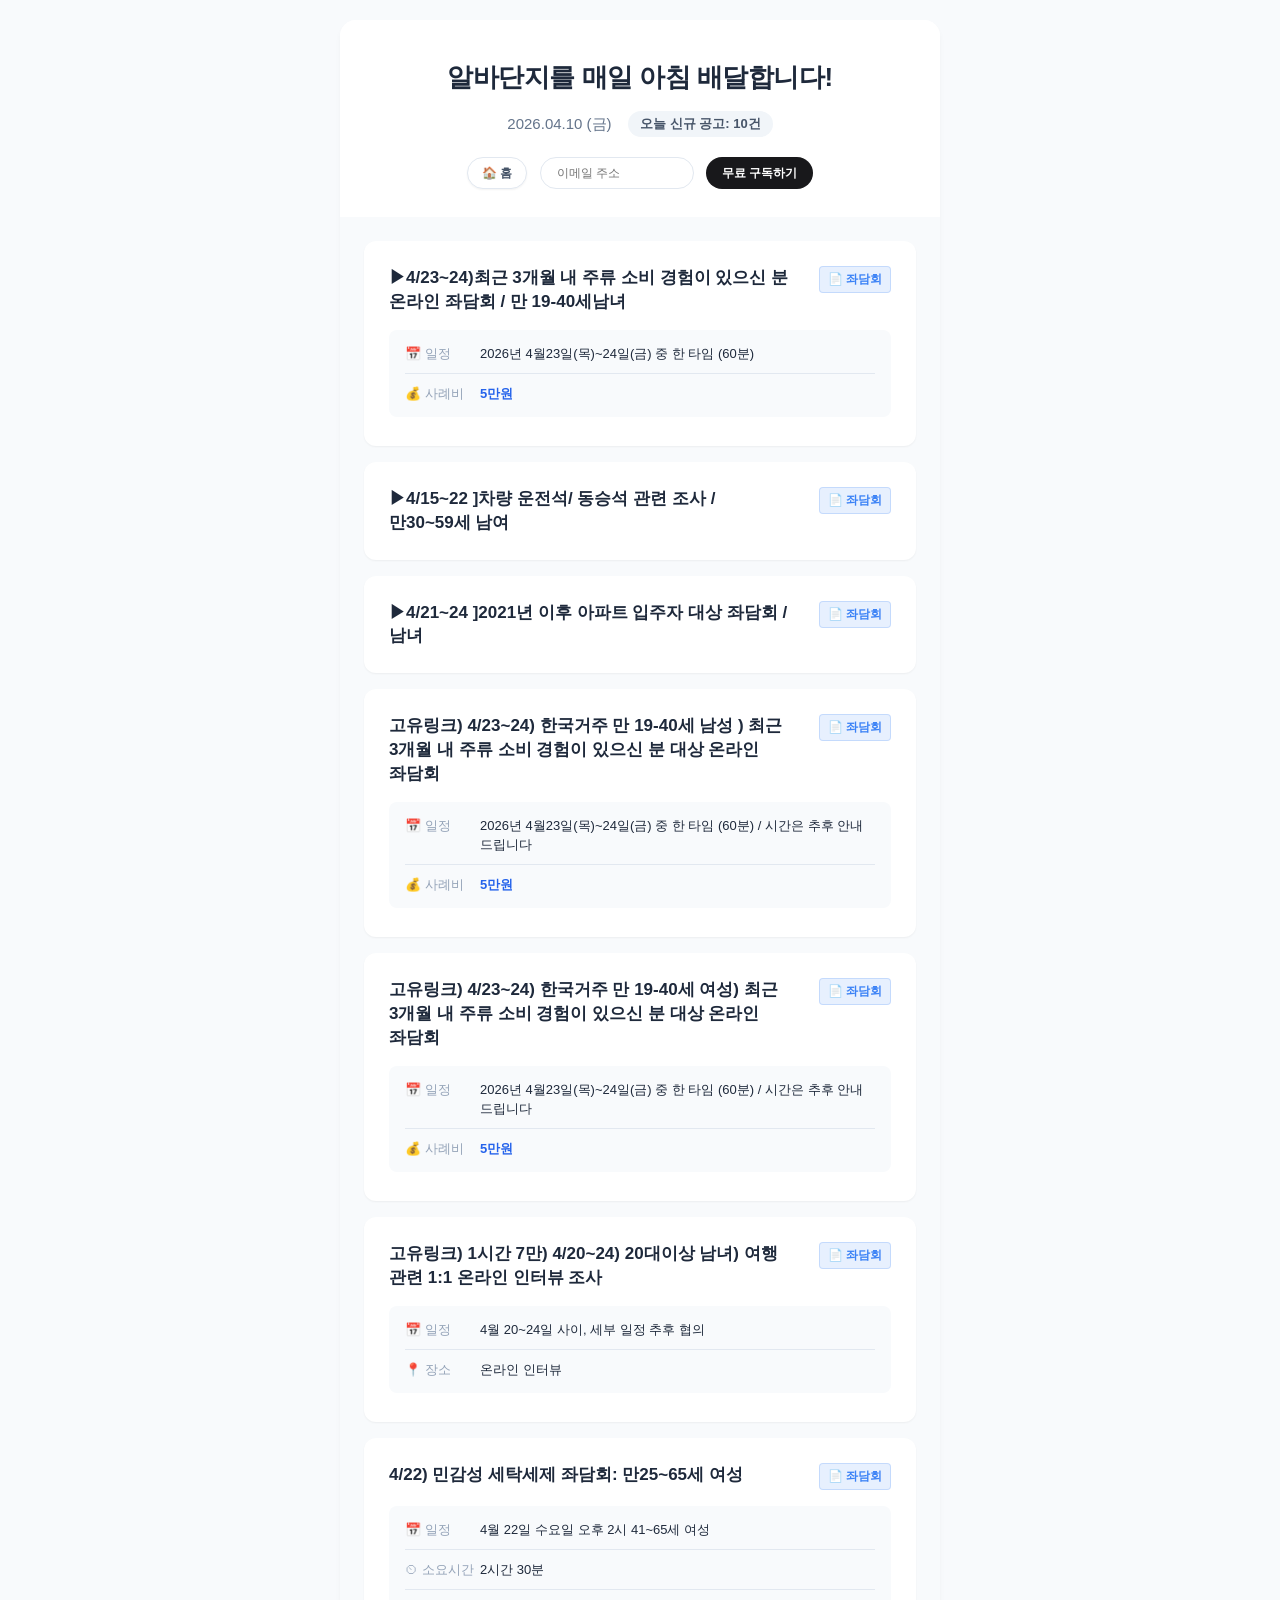
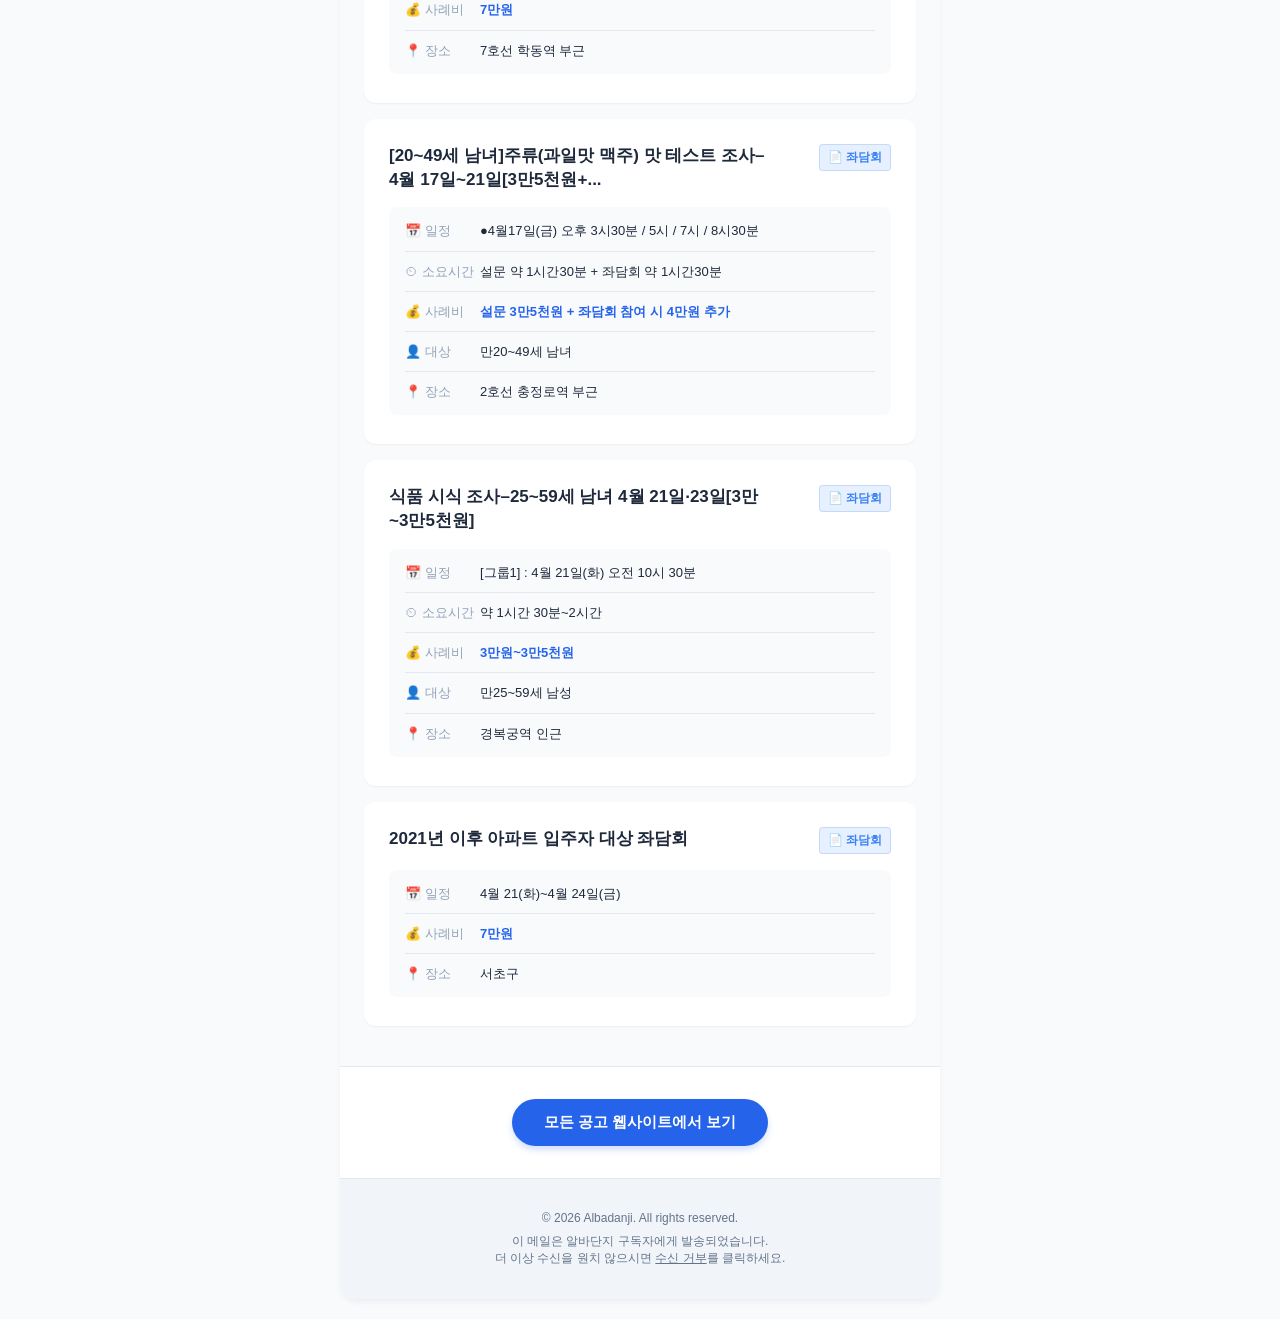
<file: newsletter-website/archives/2026-04-10.html>
<!DOCTYPE html>
<html lang="ko" xmlns:v="urn:schemas-microsoft-com:vml">
<head>
  <meta charset="UTF-8">
  <meta name="viewport" content="width=device-width, initial-scale=1.0">
  <title>알바단지 - 2026.04.10 (금)</title>
  <!--[if mso]><xml><o:OfficeDocumentSettings><o:PixelsPerInch>96</o:PixelsPerInch></o:OfficeDocumentSettings></xml><![endif]-->
  <style>
    /* Reset */
    body, table, td, p, a, h1, h2, h3 { margin: 0; padding: 0; }
    body { width: 100% !important; -webkit-text-size-adjust: 100%; -ms-text-size-adjust: 100%; }
    img { border: 0; height: auto; line-height: 100%; outline: none; text-decoration: none; }
    table { border-collapse: collapse !important; mso-table-lspace: 0pt; mso-table-rspace: 0pt; }
    
    /* Main styles */
    body {
      font-family: -apple-system, BlinkMacSystemFont, 'Segoe UI', Roboto, 'Noto Sans KR', 'Pretendard', sans-serif;
      background-color: #F8FAFC;
      color: #1E293B;
    }
    
    .email-wrapper { 
      max-width: 600px; 
      margin: 0 auto; 
      background-color: #FFFFFF; 
    }
    
    .header-section {
      background: linear-gradient(135deg, #2563EB, #3B82F6);
      padding: 40px 24px;
      text-align: center;
    }
    
    .posting-wrap {
      padding: 24px;
      background-color: #F8FAFC;
    }

    .posting-item {
      background: #FFFFFF;
      padding: 24px;
      border: 1px solid #E2E8F0;
      border-radius: 12px;
      margin-bottom: 16px;
    }
    
    .view-link {
      display: inline-block;
      margin-top: 16px;
      padding: 10px 20px;
      background: #EFF6FF;
      border: 1px solid #BFDBFE;
      border-radius: 8px;
      color: #2563EB;
      text-decoration: none;
      font-size: 14px;
      font-weight: 600;
    }
    
    .footer-section {
      padding: 32px 24px;
      text-align: center;
      background-color: #FFFFFF;
      border-top: 1px solid #E2E8F0;
      font-size: 12px;
      color: #64748B;
    }
    
    @media only screen and (max-width: 480px) {
      .email-wrapper { width: 100% !important; }
      .posting-wrap { padding: 16px !important; }
      .posting-item { padding: 16px !important; }
      .header-section { padding: 32px 16px !important; }
    }
  </style>
</head>
<body style="background-color: #F8FAFC; margin: 0; padding: 0;">
  <table role="presentation" cellspacing="0" cellpadding="0" border="0" width="100%" style="background-color: #F8FAFC;">
    <tr>
      <td align="center" style="padding: 20px 0;">
        <!--[if mso]><table role="presentation" border="0" cellspacing="0" cellpadding="0" align="center" width="600"><tr><td><![endif]-->
        <table role="presentation" cellspacing="0" cellpadding="0" border="0" width="100%" class="email-wrapper" style="max-width: 600px; background-color: #FFFFFF; border-radius: 16px; overflow: hidden; box-shadow: 0 4px 6px -1px rgba(0, 0, 0, 0.05);">
          
          <!-- Header -->
          <tr>
            <td class="header-section" style="background: #ffffff; padding: 40px 24px 20px 24px; text-align: center;">
              <h1 style="font-size: 26px; font-weight: 800; color: #1E293B; margin: 0 0 16px 0; letter-spacing: -0.5px;">
                알바단지를 매일 아침 배달합니다!
              </h1>
               <div style="text-align: center; margin-top: 8px;">
                 <span style="font-size: 15px; color: #64748B; display: inline-block; vertical-align: middle; margin-right: 12px;">2026.04.10 (금)</span>
                 <span style="display: inline-block; padding: 4px 12px; background: #F1F5F9; border-radius: 20px; font-size: 13px; color: #475569; font-weight: 600; vertical-align: middle;">오늘 신규 공고: 10건</span>
              </div>
              <div style="margin-top: 20px; text-align: center;">
                <!-- Home Button -->
                <a href="https://albadanji.com" style="display: inline-flex; align-items: center; padding: 5px 14px; background: #ffffff; color: #475569; text-decoration: none; border-radius: 20px; font-size: 12px; font-weight: 700; border: 1px solid #E2E8F0; box-shadow: 0 1px 2px rgba(0,0,0,0.05); height: 32px; box-sizing: border-box; vertical-align: middle; margin: 0 4px 8px 4px;">🏠 홈</a>
                <!-- Email Input (Pill) -->
                <div style="display: inline-flex; align-items: center; background: #ffffff; border-radius: 20px; padding: 0 14px; border: 1px solid #E2E8F0; height: 32px; box-sizing: border-box; vertical-align: middle; margin: 0 4px 8px 4px;" id="email-input-wrapper">
                  <a href="https://albadanji.com#subscribe" style="font-size: 12px; color: #94A3B8; text-decoration: none;" id="email-label">이메일 주소</a>
                </div>
                <!-- Subscribe Button (Pill) -->
                <a href="https://albadanji.com#subscribe" style="display: inline-flex; align-items: center; padding: 0 16px; background: #18181B; color: #ffffff; text-decoration: none; border-radius: 18px; font-size: 12px; font-weight: 700; height: 32px; box-sizing: border-box; vertical-align: middle; margin: 0 4px 8px 4px;" id="subscribe-btn">무료 구독하기</a>
              </div>
            </td>
          </tr>
          
          <!-- Postings Background Wrap -->
          <tr>
            <td class="posting-wrap" style="padding: 24px; background-color: #F8FAFC;">
              <!-- Container for all postings -->
              <table role="presentation" cellspacing="0" cellpadding="0" border="0" width="100%">
                
          <tr>
            <td style="padding-bottom: 16px;">
              <table role="presentation" cellspacing="0" cellpadding="0" border="0" width="100%" style="background-color: #FFFFFF; border: 1px solid #E2E8F0; border-radius: 12px; box-shadow: 0 1px 2px rgba(0,0,0,0.05); overflow: hidden; border-collapse: separate;">
                <tr>
                  <td style="padding: 0;">
                    <a href="https://cafe.naver.com/sk77lee/35118" style="display: block; padding: 24px; text-decoration: none; color: inherit;" target="_blank">
                      <table role="presentation" cellspacing="0" cellpadding="0" border="0" width="100%">
                        <tr>
                          <td style="vertical-align: top;">
                            <h3 style="font-size: 17px; font-weight: 700; color: #1E293B; margin: 0; line-height: 1.4; word-break: keep-all; text-decoration: none;">
                              ▶4/23~24)최근 3개월 내 주류 소비 경험이 있으신 분 온라인 좌담회 / 만 19-40세남녀
                            </h3>
                          </td>
                          <td style="vertical-align: top; text-align: right; width: 85px; padding-left: 12px;">
                            <span class="type-badge" style="display: inline-block; padding: 4px 8px; border-radius: 4px; font-size: 12px; font-weight: 700; background: rgba(59,130,246, 0.12); color: #3b82f6; white-space: nowrap; border: 1px solid rgba(59,130,246, 0.2); text-decoration: none;">
                              &#128196; 좌담회
                            </span>
                          </td>
                        </tr>
                      </table>
                      
                      
          <table role="presentation" cellspacing="0" cellpadding="0" border="0" width="100%" style="background-color: #F8FAFC; border-radius: 8px; margin-top: 16px; margin-bottom: 4px;">
            <tr>
              <td style="padding: 4px 16px;">
                <table role="presentation" cellspacing="0" cellpadding="0" border="0" width="100%">
                  
          <tr>
            <td style="padding: 10px 0; border-bottom: 1px solid #E2E8F0; width: 75px; vertical-align: top;">
              <span style="color: #94A3B8; font-size: 13px;">&#128197; 일정</span>
            </td>
            <td style="padding: 10px 0; border-bottom: 1px solid #E2E8F0; vertical-align: top;">
              <span style="color: #1E293B; font-size: 13px; line-height: 1.4;">2026년 4월23일(목)~24일(금) 중 한 타임 (60분)</span>
            </td>
          </tr>
          <tr>
            <td style="padding: 10px 0; border-bottom: none; vertical-align: top;">
              <span style="color: #94A3B8; font-size: 13px;">&#128176; 사례비</span>
            </td>
            <td style="padding: 10px 0; border-bottom: none; vertical-align: top;">
              <span style="color: #2563EB; font-size: 13px; font-weight: 700; line-height: 1.4;">5만원</span>
            </td>
          </tr>
                </table>
              </td>
            </tr>
          </table>
        
                    </a>
                  </td>
                </tr>
              </table>
            </td>
          </tr>

          <tr>
            <td style="padding-bottom: 16px;">
              <table role="presentation" cellspacing="0" cellpadding="0" border="0" width="100%" style="background-color: #FFFFFF; border: 1px solid #E2E8F0; border-radius: 12px; box-shadow: 0 1px 2px rgba(0,0,0,0.05); overflow: hidden; border-collapse: separate;">
                <tr>
                  <td style="padding: 0;">
                    <a href="https://cafe.naver.com/sk77lee/35119" style="display: block; padding: 24px; text-decoration: none; color: inherit;" target="_blank">
                      <table role="presentation" cellspacing="0" cellpadding="0" border="0" width="100%">
                        <tr>
                          <td style="vertical-align: top;">
                            <h3 style="font-size: 17px; font-weight: 700; color: #1E293B; margin: 0; line-height: 1.4; word-break: keep-all; text-decoration: none;">
                              ▶4/15~22 ]차량 운전석/ 동승석 관련 조사 / 만30~59세 남여
                            </h3>
                          </td>
                          <td style="vertical-align: top; text-align: right; width: 85px; padding-left: 12px;">
                            <span class="type-badge" style="display: inline-block; padding: 4px 8px; border-radius: 4px; font-size: 12px; font-weight: 700; background: rgba(59,130,246, 0.12); color: #3b82f6; white-space: nowrap; border: 1px solid rgba(59,130,246, 0.2); text-decoration: none;">
                              &#128196; 좌담회
                            </span>
                          </td>
                        </tr>
                      </table>
                      
                      
                    </a>
                  </td>
                </tr>
              </table>
            </td>
          </tr>

          <tr>
            <td style="padding-bottom: 16px;">
              <table role="presentation" cellspacing="0" cellpadding="0" border="0" width="100%" style="background-color: #FFFFFF; border: 1px solid #E2E8F0; border-radius: 12px; box-shadow: 0 1px 2px rgba(0,0,0,0.05); overflow: hidden; border-collapse: separate;">
                <tr>
                  <td style="padding: 0;">
                    <a href="https://cafe.naver.com/sk77lee/35120" style="display: block; padding: 24px; text-decoration: none; color: inherit;" target="_blank">
                      <table role="presentation" cellspacing="0" cellpadding="0" border="0" width="100%">
                        <tr>
                          <td style="vertical-align: top;">
                            <h3 style="font-size: 17px; font-weight: 700; color: #1E293B; margin: 0; line-height: 1.4; word-break: keep-all; text-decoration: none;">
                              ▶4/21~24 ]2021년 이후 아파트 입주자 대상 좌담회 / 남녀
                            </h3>
                          </td>
                          <td style="vertical-align: top; text-align: right; width: 85px; padding-left: 12px;">
                            <span class="type-badge" style="display: inline-block; padding: 4px 8px; border-radius: 4px; font-size: 12px; font-weight: 700; background: rgba(59,130,246, 0.12); color: #3b82f6; white-space: nowrap; border: 1px solid rgba(59,130,246, 0.2); text-decoration: none;">
                              &#128196; 좌담회
                            </span>
                          </td>
                        </tr>
                      </table>
                      
                      
                    </a>
                  </td>
                </tr>
              </table>
            </td>
          </tr>

          <tr>
            <td style="padding-bottom: 16px;">
              <table role="presentation" cellspacing="0" cellpadding="0" border="0" width="100%" style="background-color: #FFFFFF; border: 1px solid #E2E8F0; border-radius: 12px; box-shadow: 0 1px 2px rgba(0,0,0,0.05); overflow: hidden; border-collapse: separate;">
                <tr>
                  <td style="padding: 0;">
                    <a href="https://cafe.naver.com/togetheralba/124102" style="display: block; padding: 24px; text-decoration: none; color: inherit;" target="_blank">
                      <table role="presentation" cellspacing="0" cellpadding="0" border="0" width="100%">
                        <tr>
                          <td style="vertical-align: top;">
                            <h3 style="font-size: 17px; font-weight: 700; color: #1E293B; margin: 0; line-height: 1.4; word-break: keep-all; text-decoration: none;">
                              고유링크) 4/23~24) 한국거주 만 19-40세 남성 ) 최근 3개월 내 주류 소비 경험이 있으신 분 대상 온라인 좌담회
                            </h3>
                          </td>
                          <td style="vertical-align: top; text-align: right; width: 85px; padding-left: 12px;">
                            <span class="type-badge" style="display: inline-block; padding: 4px 8px; border-radius: 4px; font-size: 12px; font-weight: 700; background: rgba(59,130,246, 0.12); color: #3b82f6; white-space: nowrap; border: 1px solid rgba(59,130,246, 0.2); text-decoration: none;">
                              &#128196; 좌담회
                            </span>
                          </td>
                        </tr>
                      </table>
                      
                      
          <table role="presentation" cellspacing="0" cellpadding="0" border="0" width="100%" style="background-color: #F8FAFC; border-radius: 8px; margin-top: 16px; margin-bottom: 4px;">
            <tr>
              <td style="padding: 4px 16px;">
                <table role="presentation" cellspacing="0" cellpadding="0" border="0" width="100%">
                  
          <tr>
            <td style="padding: 10px 0; border-bottom: 1px solid #E2E8F0; width: 75px; vertical-align: top;">
              <span style="color: #94A3B8; font-size: 13px;">&#128197; 일정</span>
            </td>
            <td style="padding: 10px 0; border-bottom: 1px solid #E2E8F0; vertical-align: top;">
              <span style="color: #1E293B; font-size: 13px; line-height: 1.4;">2026년 4월23일(목)~24일(금) 중 한 타임 (60분) / 시간은 추후 안내드립니다</span>
            </td>
          </tr>
          <tr>
            <td style="padding: 10px 0; border-bottom: none; vertical-align: top;">
              <span style="color: #94A3B8; font-size: 13px;">&#128176; 사례비</span>
            </td>
            <td style="padding: 10px 0; border-bottom: none; vertical-align: top;">
              <span style="color: #2563EB; font-size: 13px; font-weight: 700; line-height: 1.4;">5만원</span>
            </td>
          </tr>
                </table>
              </td>
            </tr>
          </table>
        
                    </a>
                  </td>
                </tr>
              </table>
            </td>
          </tr>

          <tr>
            <td style="padding-bottom: 16px;">
              <table role="presentation" cellspacing="0" cellpadding="0" border="0" width="100%" style="background-color: #FFFFFF; border: 1px solid #E2E8F0; border-radius: 12px; box-shadow: 0 1px 2px rgba(0,0,0,0.05); overflow: hidden; border-collapse: separate;">
                <tr>
                  <td style="padding: 0;">
                    <a href="https://cafe.naver.com/togetheralba/124103" style="display: block; padding: 24px; text-decoration: none; color: inherit;" target="_blank">
                      <table role="presentation" cellspacing="0" cellpadding="0" border="0" width="100%">
                        <tr>
                          <td style="vertical-align: top;">
                            <h3 style="font-size: 17px; font-weight: 700; color: #1E293B; margin: 0; line-height: 1.4; word-break: keep-all; text-decoration: none;">
                              고유링크) 4/23~24) 한국거주 만 19-40세 여성) 최근 3개월 내 주류 소비 경험이 있으신 분 대상 온라인 좌담회
                            </h3>
                          </td>
                          <td style="vertical-align: top; text-align: right; width: 85px; padding-left: 12px;">
                            <span class="type-badge" style="display: inline-block; padding: 4px 8px; border-radius: 4px; font-size: 12px; font-weight: 700; background: rgba(59,130,246, 0.12); color: #3b82f6; white-space: nowrap; border: 1px solid rgba(59,130,246, 0.2); text-decoration: none;">
                              &#128196; 좌담회
                            </span>
                          </td>
                        </tr>
                      </table>
                      
                      
          <table role="presentation" cellspacing="0" cellpadding="0" border="0" width="100%" style="background-color: #F8FAFC; border-radius: 8px; margin-top: 16px; margin-bottom: 4px;">
            <tr>
              <td style="padding: 4px 16px;">
                <table role="presentation" cellspacing="0" cellpadding="0" border="0" width="100%">
                  
          <tr>
            <td style="padding: 10px 0; border-bottom: 1px solid #E2E8F0; width: 75px; vertical-align: top;">
              <span style="color: #94A3B8; font-size: 13px;">&#128197; 일정</span>
            </td>
            <td style="padding: 10px 0; border-bottom: 1px solid #E2E8F0; vertical-align: top;">
              <span style="color: #1E293B; font-size: 13px; line-height: 1.4;">2026년 4월23일(목)~24일(금) 중 한 타임 (60분) / 시간은 추후 안내드립니다</span>
            </td>
          </tr>
          <tr>
            <td style="padding: 10px 0; border-bottom: none; vertical-align: top;">
              <span style="color: #94A3B8; font-size: 13px;">&#128176; 사례비</span>
            </td>
            <td style="padding: 10px 0; border-bottom: none; vertical-align: top;">
              <span style="color: #2563EB; font-size: 13px; font-weight: 700; line-height: 1.4;">5만원</span>
            </td>
          </tr>
                </table>
              </td>
            </tr>
          </table>
        
                    </a>
                  </td>
                </tr>
              </table>
            </td>
          </tr>

          <tr>
            <td style="padding-bottom: 16px;">
              <table role="presentation" cellspacing="0" cellpadding="0" border="0" width="100%" style="background-color: #FFFFFF; border: 1px solid #E2E8F0; border-radius: 12px; box-shadow: 0 1px 2px rgba(0,0,0,0.05); overflow: hidden; border-collapse: separate;">
                <tr>
                  <td style="padding: 0;">
                    <a href="https://cafe.naver.com/togetheralba/124104" style="display: block; padding: 24px; text-decoration: none; color: inherit;" target="_blank">
                      <table role="presentation" cellspacing="0" cellpadding="0" border="0" width="100%">
                        <tr>
                          <td style="vertical-align: top;">
                            <h3 style="font-size: 17px; font-weight: 700; color: #1E293B; margin: 0; line-height: 1.4; word-break: keep-all; text-decoration: none;">
                              고유링크) 1시간 7만) 4/20~24) 20대이상 남녀) 여행 관련 1:1 온라인 인터뷰 조사
                            </h3>
                          </td>
                          <td style="vertical-align: top; text-align: right; width: 85px; padding-left: 12px;">
                            <span class="type-badge" style="display: inline-block; padding: 4px 8px; border-radius: 4px; font-size: 12px; font-weight: 700; background: rgba(59,130,246, 0.12); color: #3b82f6; white-space: nowrap; border: 1px solid rgba(59,130,246, 0.2); text-decoration: none;">
                              &#128196; 좌담회
                            </span>
                          </td>
                        </tr>
                      </table>
                      
                      
          <table role="presentation" cellspacing="0" cellpadding="0" border="0" width="100%" style="background-color: #F8FAFC; border-radius: 8px; margin-top: 16px; margin-bottom: 4px;">
            <tr>
              <td style="padding: 4px 16px;">
                <table role="presentation" cellspacing="0" cellpadding="0" border="0" width="100%">
                  
          <tr>
            <td style="padding: 10px 0; border-bottom: 1px solid #E2E8F0; width: 75px; vertical-align: top;">
              <span style="color: #94A3B8; font-size: 13px;">&#128197; 일정</span>
            </td>
            <td style="padding: 10px 0; border-bottom: 1px solid #E2E8F0; vertical-align: top;">
              <span style="color: #1E293B; font-size: 13px; line-height: 1.4;">4월 20~24일 사이, 세부 일정 추후 협의</span>
            </td>
          </tr>
          <tr>
            <td style="padding: 10px 0; border-bottom: none; vertical-align: top;">
              <span style="color: #94A3B8; font-size: 13px;">&#128205; 장소</span>
            </td>
            <td style="padding: 10px 0; border-bottom: none; vertical-align: top;">
              <span style="color: #1E293B; font-size: 13px; line-height: 1.4;">온라인 인터뷰</span>
            </td>
          </tr>
                </table>
              </td>
            </tr>
          </table>
        
                    </a>
                  </td>
                </tr>
              </table>
            </td>
          </tr>

          <tr>
            <td style="padding-bottom: 16px;">
              <table role="presentation" cellspacing="0" cellpadding="0" border="0" width="100%" style="background-color: #FFFFFF; border: 1px solid #E2E8F0; border-radius: 12px; box-shadow: 0 1px 2px rgba(0,0,0,0.05); overflow: hidden; border-collapse: separate;">
                <tr>
                  <td style="padding: 0;">
                    <a href="https://cafe.naver.com/togetheralba/124105" style="display: block; padding: 24px; text-decoration: none; color: inherit;" target="_blank">
                      <table role="presentation" cellspacing="0" cellpadding="0" border="0" width="100%">
                        <tr>
                          <td style="vertical-align: top;">
                            <h3 style="font-size: 17px; font-weight: 700; color: #1E293B; margin: 0; line-height: 1.4; word-break: keep-all; text-decoration: none;">
                              4/22) 민감성 세탁세제 좌담회: 만25~65세 여성
                            </h3>
                          </td>
                          <td style="vertical-align: top; text-align: right; width: 85px; padding-left: 12px;">
                            <span class="type-badge" style="display: inline-block; padding: 4px 8px; border-radius: 4px; font-size: 12px; font-weight: 700; background: rgba(59,130,246, 0.12); color: #3b82f6; white-space: nowrap; border: 1px solid rgba(59,130,246, 0.2); text-decoration: none;">
                              &#128196; 좌담회
                            </span>
                          </td>
                        </tr>
                      </table>
                      
                      
          <table role="presentation" cellspacing="0" cellpadding="0" border="0" width="100%" style="background-color: #F8FAFC; border-radius: 8px; margin-top: 16px; margin-bottom: 4px;">
            <tr>
              <td style="padding: 4px 16px;">
                <table role="presentation" cellspacing="0" cellpadding="0" border="0" width="100%">
                  
          <tr>
            <td style="padding: 10px 0; border-bottom: 1px solid #E2E8F0; width: 75px; vertical-align: top;">
              <span style="color: #94A3B8; font-size: 13px;">&#128197; 일정</span>
            </td>
            <td style="padding: 10px 0; border-bottom: 1px solid #E2E8F0; vertical-align: top;">
              <span style="color: #1E293B; font-size: 13px; line-height: 1.4;">4월 22일 수요일 오후 2시 41~65세 여성</span>
            </td>
          </tr>
          <tr>
            <td style="padding: 10px 0; border-bottom: 1px solid #E2E8F0; vertical-align: top;">
              <span style="color: #94A3B8; font-size: 13px;">&#9202; 소요시간</span>
            </td>
            <td style="padding: 10px 0; border-bottom: 1px solid #E2E8F0; vertical-align: top;">
              <span style="color: #1E293B; font-size: 13px; line-height: 1.4;">2시간 30분</span>
            </td>
          </tr>
          <tr>
            <td style="padding: 10px 0; border-bottom: 1px solid #E2E8F0; vertical-align: top;">
              <span style="color: #94A3B8; font-size: 13px;">&#128176; 사례비</span>
            </td>
            <td style="padding: 10px 0; border-bottom: 1px solid #E2E8F0; vertical-align: top;">
              <span style="color: #2563EB; font-size: 13px; font-weight: 700; line-height: 1.4;">7만원</span>
            </td>
          </tr>
          <tr>
            <td style="padding: 10px 0; border-bottom: none; vertical-align: top;">
              <span style="color: #94A3B8; font-size: 13px;">&#128205; 장소</span>
            </td>
            <td style="padding: 10px 0; border-bottom: none; vertical-align: top;">
              <span style="color: #1E293B; font-size: 13px; line-height: 1.4;">7호선 학동역 부근</span>
            </td>
          </tr>
                </table>
              </td>
            </tr>
          </table>
        
                    </a>
                  </td>
                </tr>
              </table>
            </td>
          </tr>

          <tr>
            <td style="padding-bottom: 16px;">
              <table role="presentation" cellspacing="0" cellpadding="0" border="0" width="100%" style="background-color: #FFFFFF; border: 1px solid #E2E8F0; border-radius: 12px; box-shadow: 0 1px 2px rgba(0,0,0,0.05); overflow: hidden; border-collapse: separate;">
                <tr>
                  <td style="padding: 0;">
                    <a href="http://researchi.co.kr/24782" style="display: block; padding: 24px; text-decoration: none; color: inherit;" target="_blank">
                      <table role="presentation" cellspacing="0" cellpadding="0" border="0" width="100%">
                        <tr>
                          <td style="vertical-align: top;">
                            <h3 style="font-size: 17px; font-weight: 700; color: #1E293B; margin: 0; line-height: 1.4; word-break: keep-all; text-decoration: none;">
                              [20~49세 남녀]주류(과일맛 맥주) 맛 테스트 조사– 4월 17일~21일[3만5천원+...
                            </h3>
                          </td>
                          <td style="vertical-align: top; text-align: right; width: 85px; padding-left: 12px;">
                            <span class="type-badge" style="display: inline-block; padding: 4px 8px; border-radius: 4px; font-size: 12px; font-weight: 700; background: rgba(59,130,246, 0.12); color: #3b82f6; white-space: nowrap; border: 1px solid rgba(59,130,246, 0.2); text-decoration: none;">
                              &#128196; 좌담회
                            </span>
                          </td>
                        </tr>
                      </table>
                      
                      
          <table role="presentation" cellspacing="0" cellpadding="0" border="0" width="100%" style="background-color: #F8FAFC; border-radius: 8px; margin-top: 16px; margin-bottom: 4px;">
            <tr>
              <td style="padding: 4px 16px;">
                <table role="presentation" cellspacing="0" cellpadding="0" border="0" width="100%">
                  
          <tr>
            <td style="padding: 10px 0; border-bottom: 1px solid #E2E8F0; width: 75px; vertical-align: top;">
              <span style="color: #94A3B8; font-size: 13px;">&#128197; 일정</span>
            </td>
            <td style="padding: 10px 0; border-bottom: 1px solid #E2E8F0; vertical-align: top;">
              <span style="color: #1E293B; font-size: 13px; line-height: 1.4;">●4월17일(금) 오후 3시30분 / 5시 / 7시 / 8시30분</span>
            </td>
          </tr>
          <tr>
            <td style="padding: 10px 0; border-bottom: 1px solid #E2E8F0; vertical-align: top;">
              <span style="color: #94A3B8; font-size: 13px;">&#9202; 소요시간</span>
            </td>
            <td style="padding: 10px 0; border-bottom: 1px solid #E2E8F0; vertical-align: top;">
              <span style="color: #1E293B; font-size: 13px; line-height: 1.4;">설문 약 1시간30분 + 좌담회 약 1시간30분</span>
            </td>
          </tr>
          <tr>
            <td style="padding: 10px 0; border-bottom: 1px solid #E2E8F0; vertical-align: top;">
              <span style="color: #94A3B8; font-size: 13px;">&#128176; 사례비</span>
            </td>
            <td style="padding: 10px 0; border-bottom: 1px solid #E2E8F0; vertical-align: top;">
              <span style="color: #2563EB; font-size: 13px; font-weight: 700; line-height: 1.4;">설문 3만5천원 + 좌담회 참여 시 4만원 추가</span>
            </td>
          </tr>
          <tr>
            <td style="padding: 10px 0; border-bottom: 1px solid #E2E8F0; vertical-align: top;">
              <span style="color: #94A3B8; font-size: 13px;">&#128100; 대상</span>
            </td>
            <td style="padding: 10px 0; border-bottom: 1px solid #E2E8F0; vertical-align: top;">
              <span style="color: #1E293B; font-size: 13px; line-height: 1.4;">만20~49세 남녀</span>
            </td>
          </tr>
          <tr>
            <td style="padding: 10px 0; border-bottom: none; vertical-align: top;">
              <span style="color: #94A3B8; font-size: 13px;">&#128205; 장소</span>
            </td>
            <td style="padding: 10px 0; border-bottom: none; vertical-align: top;">
              <span style="color: #1E293B; font-size: 13px; line-height: 1.4;">2호선 충정로역 부근</span>
            </td>
          </tr>
                </table>
              </td>
            </tr>
          </table>
        
                    </a>
                  </td>
                </tr>
              </table>
            </td>
          </tr>

          <tr>
            <td style="padding-bottom: 16px;">
              <table role="presentation" cellspacing="0" cellpadding="0" border="0" width="100%" style="background-color: #FFFFFF; border: 1px solid #E2E8F0; border-radius: 12px; box-shadow: 0 1px 2px rgba(0,0,0,0.05); overflow: hidden; border-collapse: separate;">
                <tr>
                  <td style="padding: 0;">
                    <a href="http://researchi.co.kr/24783" style="display: block; padding: 24px; text-decoration: none; color: inherit;" target="_blank">
                      <table role="presentation" cellspacing="0" cellpadding="0" border="0" width="100%">
                        <tr>
                          <td style="vertical-align: top;">
                            <h3 style="font-size: 17px; font-weight: 700; color: #1E293B; margin: 0; line-height: 1.4; word-break: keep-all; text-decoration: none;">
                              식품 시식 조사–25~59세 남녀 4월 21일·23일[3만~3만5천원]
                            </h3>
                          </td>
                          <td style="vertical-align: top; text-align: right; width: 85px; padding-left: 12px;">
                            <span class="type-badge" style="display: inline-block; padding: 4px 8px; border-radius: 4px; font-size: 12px; font-weight: 700; background: rgba(59,130,246, 0.12); color: #3b82f6; white-space: nowrap; border: 1px solid rgba(59,130,246, 0.2); text-decoration: none;">
                              &#128196; 좌담회
                            </span>
                          </td>
                        </tr>
                      </table>
                      
                      
          <table role="presentation" cellspacing="0" cellpadding="0" border="0" width="100%" style="background-color: #F8FAFC; border-radius: 8px; margin-top: 16px; margin-bottom: 4px;">
            <tr>
              <td style="padding: 4px 16px;">
                <table role="presentation" cellspacing="0" cellpadding="0" border="0" width="100%">
                  
          <tr>
            <td style="padding: 10px 0; border-bottom: 1px solid #E2E8F0; width: 75px; vertical-align: top;">
              <span style="color: #94A3B8; font-size: 13px;">&#128197; 일정</span>
            </td>
            <td style="padding: 10px 0; border-bottom: 1px solid #E2E8F0; vertical-align: top;">
              <span style="color: #1E293B; font-size: 13px; line-height: 1.4;">[그룹1] : 4월 21일(화) 오전 10시 30분</span>
            </td>
          </tr>
          <tr>
            <td style="padding: 10px 0; border-bottom: 1px solid #E2E8F0; vertical-align: top;">
              <span style="color: #94A3B8; font-size: 13px;">&#9202; 소요시간</span>
            </td>
            <td style="padding: 10px 0; border-bottom: 1px solid #E2E8F0; vertical-align: top;">
              <span style="color: #1E293B; font-size: 13px; line-height: 1.4;">약 1시간 30분~2시간</span>
            </td>
          </tr>
          <tr>
            <td style="padding: 10px 0; border-bottom: 1px solid #E2E8F0; vertical-align: top;">
              <span style="color: #94A3B8; font-size: 13px;">&#128176; 사례비</span>
            </td>
            <td style="padding: 10px 0; border-bottom: 1px solid #E2E8F0; vertical-align: top;">
              <span style="color: #2563EB; font-size: 13px; font-weight: 700; line-height: 1.4;">3만원~3만5천원</span>
            </td>
          </tr>
          <tr>
            <td style="padding: 10px 0; border-bottom: 1px solid #E2E8F0; vertical-align: top;">
              <span style="color: #94A3B8; font-size: 13px;">&#128100; 대상</span>
            </td>
            <td style="padding: 10px 0; border-bottom: 1px solid #E2E8F0; vertical-align: top;">
              <span style="color: #1E293B; font-size: 13px; line-height: 1.4;">만25~59세 남성</span>
            </td>
          </tr>
          <tr>
            <td style="padding: 10px 0; border-bottom: none; vertical-align: top;">
              <span style="color: #94A3B8; font-size: 13px;">&#128205; 장소</span>
            </td>
            <td style="padding: 10px 0; border-bottom: none; vertical-align: top;">
              <span style="color: #1E293B; font-size: 13px; line-height: 1.4;">경복궁역 인근</span>
            </td>
          </tr>
                </table>
              </td>
            </tr>
          </table>
        
                    </a>
                  </td>
                </tr>
              </table>
            </td>
          </tr>

          <tr>
            <td style="padding-bottom: 16px;">
              <table role="presentation" cellspacing="0" cellpadding="0" border="0" width="100%" style="background-color: #FFFFFF; border: 1px solid #E2E8F0; border-radius: 12px; box-shadow: 0 1px 2px rgba(0,0,0,0.05); overflow: hidden; border-collapse: separate;">
                <tr>
                  <td style="padding: 0;">
                    <a href="https://albabank.pe.kr/2021%eb%85%84-%ec%9d%b4%ed%9b%84-%ec%95%84%ed%8c%8c%ed%8a%b8-%ec%9e%85%ec%a3%bc%ec%9e%90-%eb%8c%80%ec%83%81-%ec%a2%8c%eb%8b%b4%ed%9a%8c/" style="display: block; padding: 24px; text-decoration: none; color: inherit;" target="_blank">
                      <table role="presentation" cellspacing="0" cellpadding="0" border="0" width="100%">
                        <tr>
                          <td style="vertical-align: top;">
                            <h3 style="font-size: 17px; font-weight: 700; color: #1E293B; margin: 0; line-height: 1.4; word-break: keep-all; text-decoration: none;">
                              2021년 이후 아파트 입주자 대상 좌담회
                            </h3>
                          </td>
                          <td style="vertical-align: top; text-align: right; width: 85px; padding-left: 12px;">
                            <span class="type-badge" style="display: inline-block; padding: 4px 8px; border-radius: 4px; font-size: 12px; font-weight: 700; background: rgba(59,130,246, 0.12); color: #3b82f6; white-space: nowrap; border: 1px solid rgba(59,130,246, 0.2); text-decoration: none;">
                              &#128196; 좌담회
                            </span>
                          </td>
                        </tr>
                      </table>
                      
                      
          <table role="presentation" cellspacing="0" cellpadding="0" border="0" width="100%" style="background-color: #F8FAFC; border-radius: 8px; margin-top: 16px; margin-bottom: 4px;">
            <tr>
              <td style="padding: 4px 16px;">
                <table role="presentation" cellspacing="0" cellpadding="0" border="0" width="100%">
                  
          <tr>
            <td style="padding: 10px 0; border-bottom: 1px solid #E2E8F0; width: 75px; vertical-align: top;">
              <span style="color: #94A3B8; font-size: 13px;">&#128197; 일정</span>
            </td>
            <td style="padding: 10px 0; border-bottom: 1px solid #E2E8F0; vertical-align: top;">
              <span style="color: #1E293B; font-size: 13px; line-height: 1.4;">4월 21(화)~4월 24일(금)</span>
            </td>
          </tr>
          <tr>
            <td style="padding: 10px 0; border-bottom: 1px solid #E2E8F0; vertical-align: top;">
              <span style="color: #94A3B8; font-size: 13px;">&#128176; 사례비</span>
            </td>
            <td style="padding: 10px 0; border-bottom: 1px solid #E2E8F0; vertical-align: top;">
              <span style="color: #2563EB; font-size: 13px; font-weight: 700; line-height: 1.4;">7만원</span>
            </td>
          </tr>
          <tr>
            <td style="padding: 10px 0; border-bottom: none; vertical-align: top;">
              <span style="color: #94A3B8; font-size: 13px;">&#128205; 장소</span>
            </td>
            <td style="padding: 10px 0; border-bottom: none; vertical-align: top;">
              <span style="color: #1E293B; font-size: 13px; line-height: 1.4;">서초구</span>
            </td>
          </tr>
                </table>
              </td>
            </tr>
          </table>
        
                    </a>
                  </td>
                </tr>
              </table>
            </td>
          </tr>
              </table>
            </td>
          </tr>
          
          <!-- Website Link -->
          <tr>
            <td style="padding: 32px 24px; text-align: center; background-color: #FFFFFF; border-top: 1px solid #E2E8F0;">
              <a href="https://albadanji.com" style="display: inline-block; padding: 14px 32px; background: #2563EB; color: #ffffff; text-decoration: none; border-radius: 24px; font-size: 15px; font-weight: 600; box-shadow: 0 4px 6px rgba(37,99,235,0.2);">
                모든 공고 웹사이트에서 보기
              </a>
            </td>
          </tr>
          
          <!-- Footer -->
          <tr>
            <td class="footer-section" style="padding: 32px 24px; text-align: center; background-color: #F1F5F9; font-size: 12px; color: #64748B;">
              <p>&copy; 2026 Albadanji. All rights reserved.</p>
              <p style="margin-top: 8px;">
                이 메일은 알바단지 구독자에게 발송되었습니다.<br>
                더 이상 수신을 원치 않으시면 <a href="{UNSUBSCRIBE_LINK}" style="color: #64748B; text-decoration: underline;">수신 거부</a>를 클릭하세요.
              </p>
            </td>
          </tr>
          
        </table>
        <!--[if mso]></td></tr></table><![endif]-->
      </td>
    </tr>
  </table>
  <script>
    // 이 코드는 웹사이트 아카이브에서 볼 때만 실행됩니다.
    (function() {
      if (typeof window !== 'undefined' && window.location.protocol.startsWith('http')) {
        document.addEventListener('DOMContentLoaded', function() {
          const WEB_APP_URL = "https://script.google.com/macros/s/AKfycbxsoNoQ5saodpsC9AlkW1qGPUeCzKUGomU6iAG58y7zD541ahWTuoSJH1gVmD8ekJzlwQ/exec";
          
          const emailLabel = document.getElementById('email-label');
          const subscribeBtn = document.getElementById('subscribe-btn');
          const unsubscribeBtn = document.getElementById('unsubscribe-btn');

          if (emailLabel && subscribeBtn) {
            const input = document.createElement('input');
            input.type = 'email';
            input.placeholder = '이메일 주소';
            input.style.cssText = 'border: none; outline: none; font-size: 12px; width: 120px; background: transparent; color: #1E293B;';
            emailLabel.parentNode.replaceChild(input, emailLabel);

            subscribeBtn.addEventListener('click', function(e) {
              e.preventDefault();
              const email = input.value.trim();
              if (!email) { alert('이메일 주소를 입력해주세요.'); return; }
              
              const originalText = subscribeBtn.textContent;
              subscribeBtn.textContent = '처리 중...';
              subscribeBtn.style.pointerEvents = 'none';
              
              fetch(WEB_APP_URL, {
                method: 'POST',
                mode: 'no-cors',
                headers: { 'Content-Type': 'text/plain;charset=utf-8' },
                body: JSON.stringify({ action: 'subscribe', email: email })
              }).then(() => {
                alert('✅ 구독 신청이 완료되었습니다!');
                input.value = '';
              }).catch(() => {
                alert('✅ 구독 신청이 완료되었습니다!');
              }).finally(() => {
                subscribeBtn.textContent = originalText;
                subscribeBtn.style.pointerEvents = 'auto';
              });
            });
          }

          if (unsubscribeBtn) {
            unsubscribeBtn.addEventListener('click', function(e) {
              // 아카이브 뷰에서는 UNSUBSCRIBE_LINK가 아닌 경우(즉, placeholder 상태거나 특정 URL이 아닌 경우)에만 prompt 실행
              if (unsubscribeBtn.getAttribute('href').includes('UNSUBSCRIBE_LINK')) {
                e.preventDefault();
                const email = prompt('구독 취소할 이메일 주소를 입력해주세요:');
                if (!email) return;
                
                unsubscribeBtn.textContent = '처리 중...';
                fetch(WEB_APP_URL, {
                  method: 'POST',
                  mode: 'no-cors',
                  headers: { 'Content-Type': 'text/plain;charset=utf-8' },
                  body: JSON.stringify({ action: 'unsubscribe', email: email })
                }).then(() => {
                  alert('구독이 취소되었습니다.');
                }).catch(() => {
                  alert('구독이 취소되었습니다.');
                }).finally(() => {
                  unsubscribeBtn.textContent = '구독취소';
                });
              }
            });
          }
        });
      }
    })();
  </script>
</body>
</html>
</file>
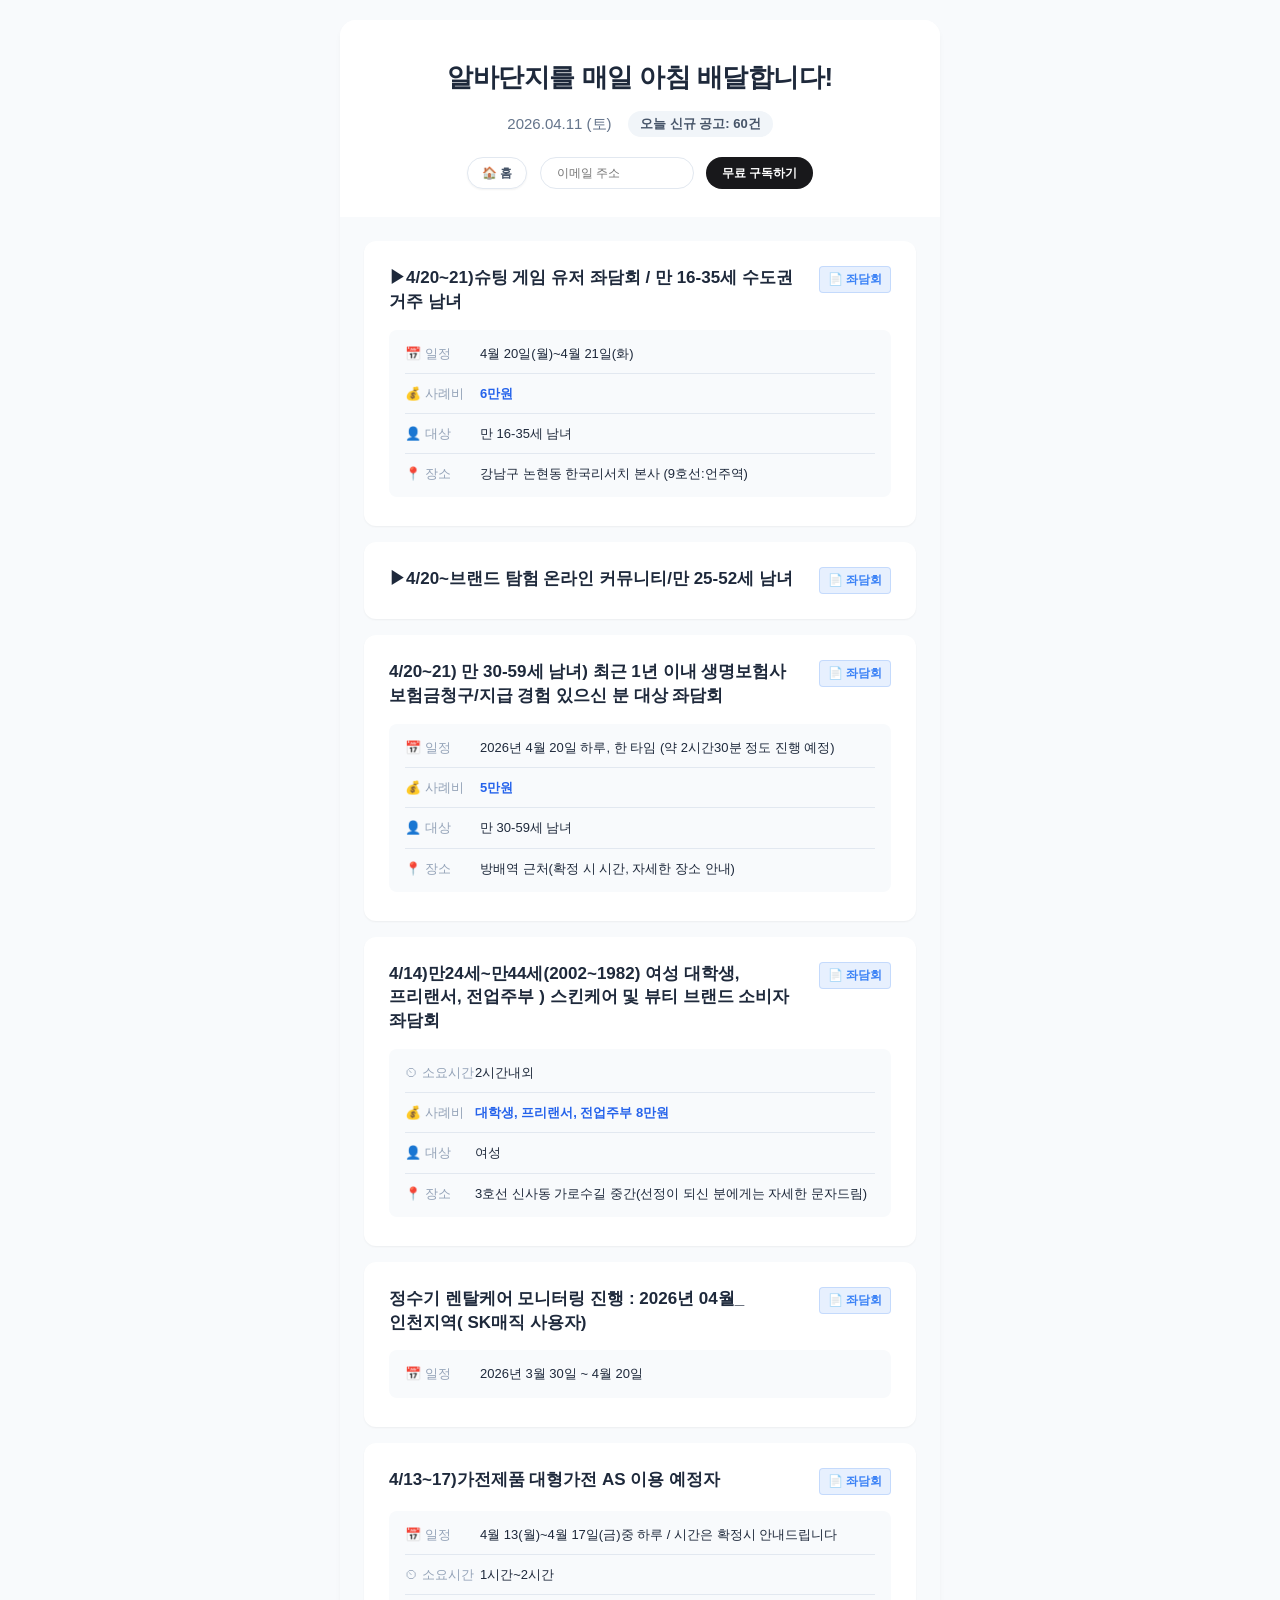
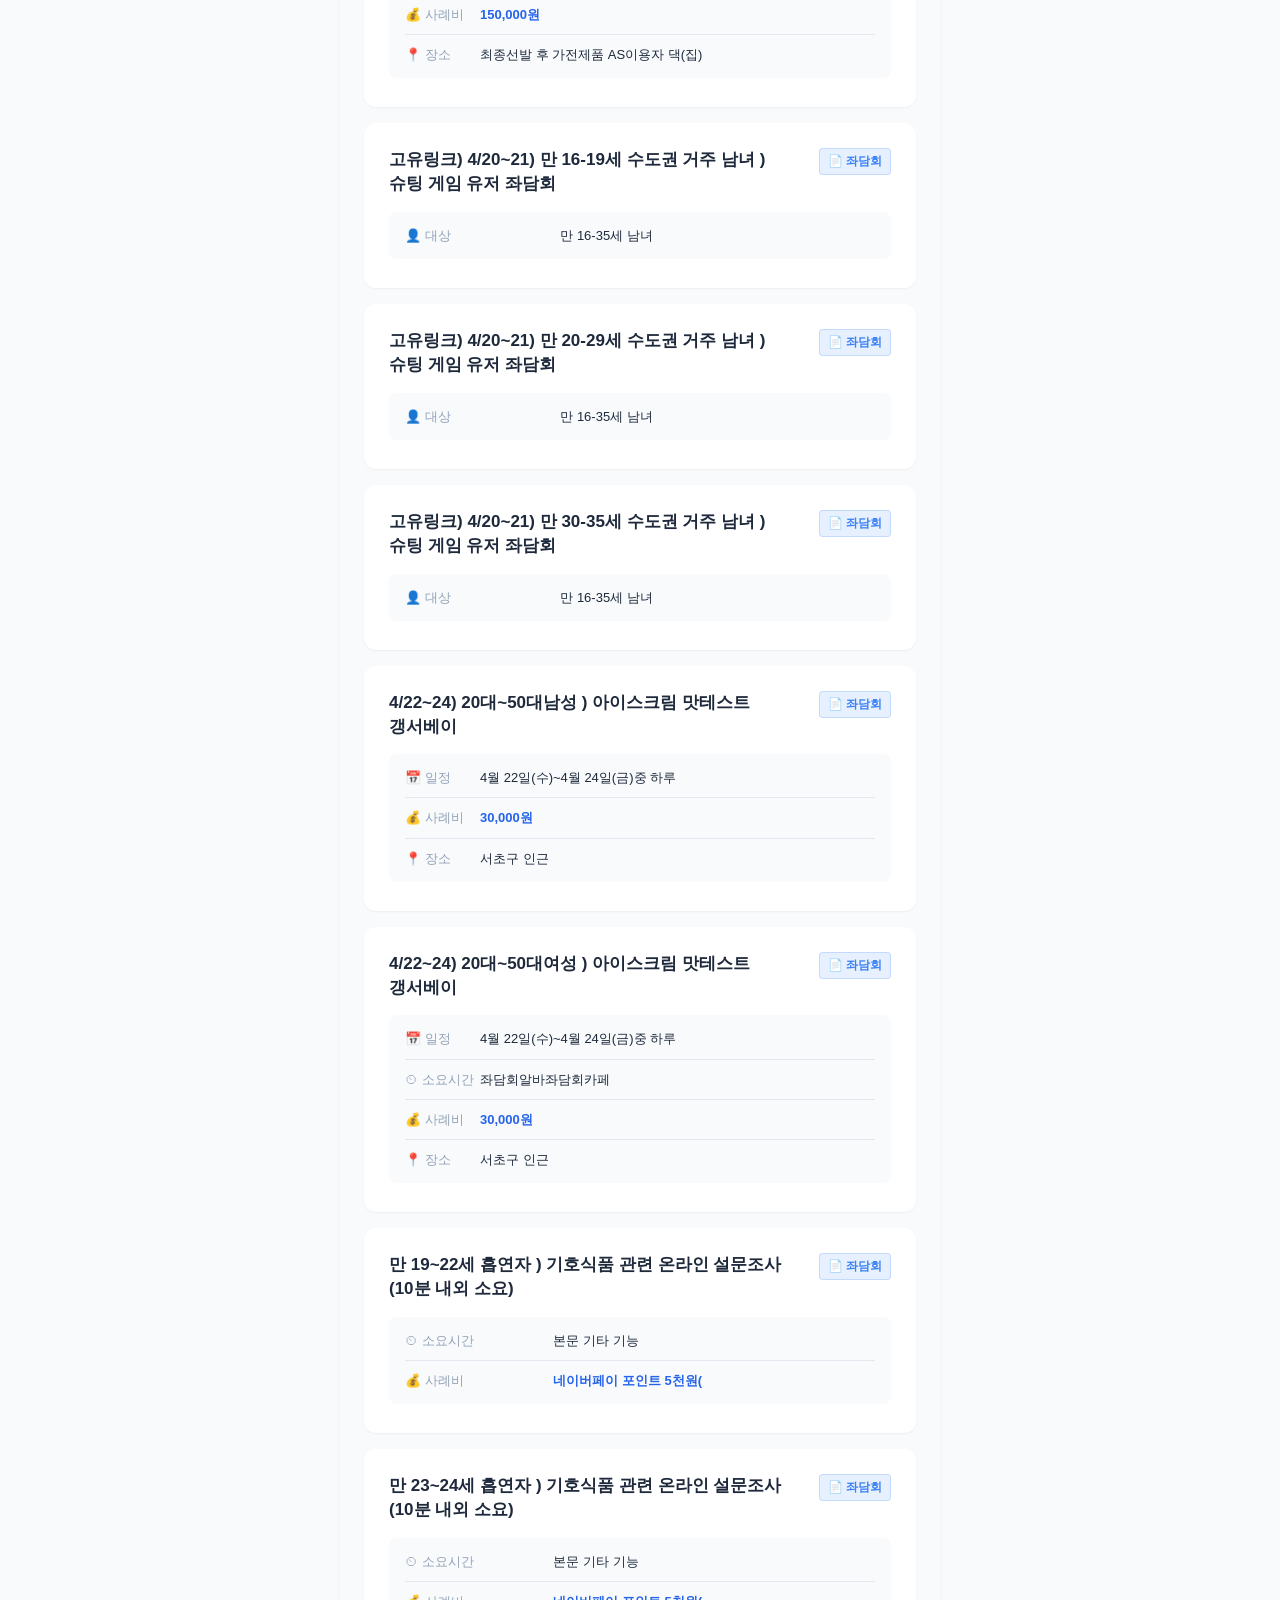
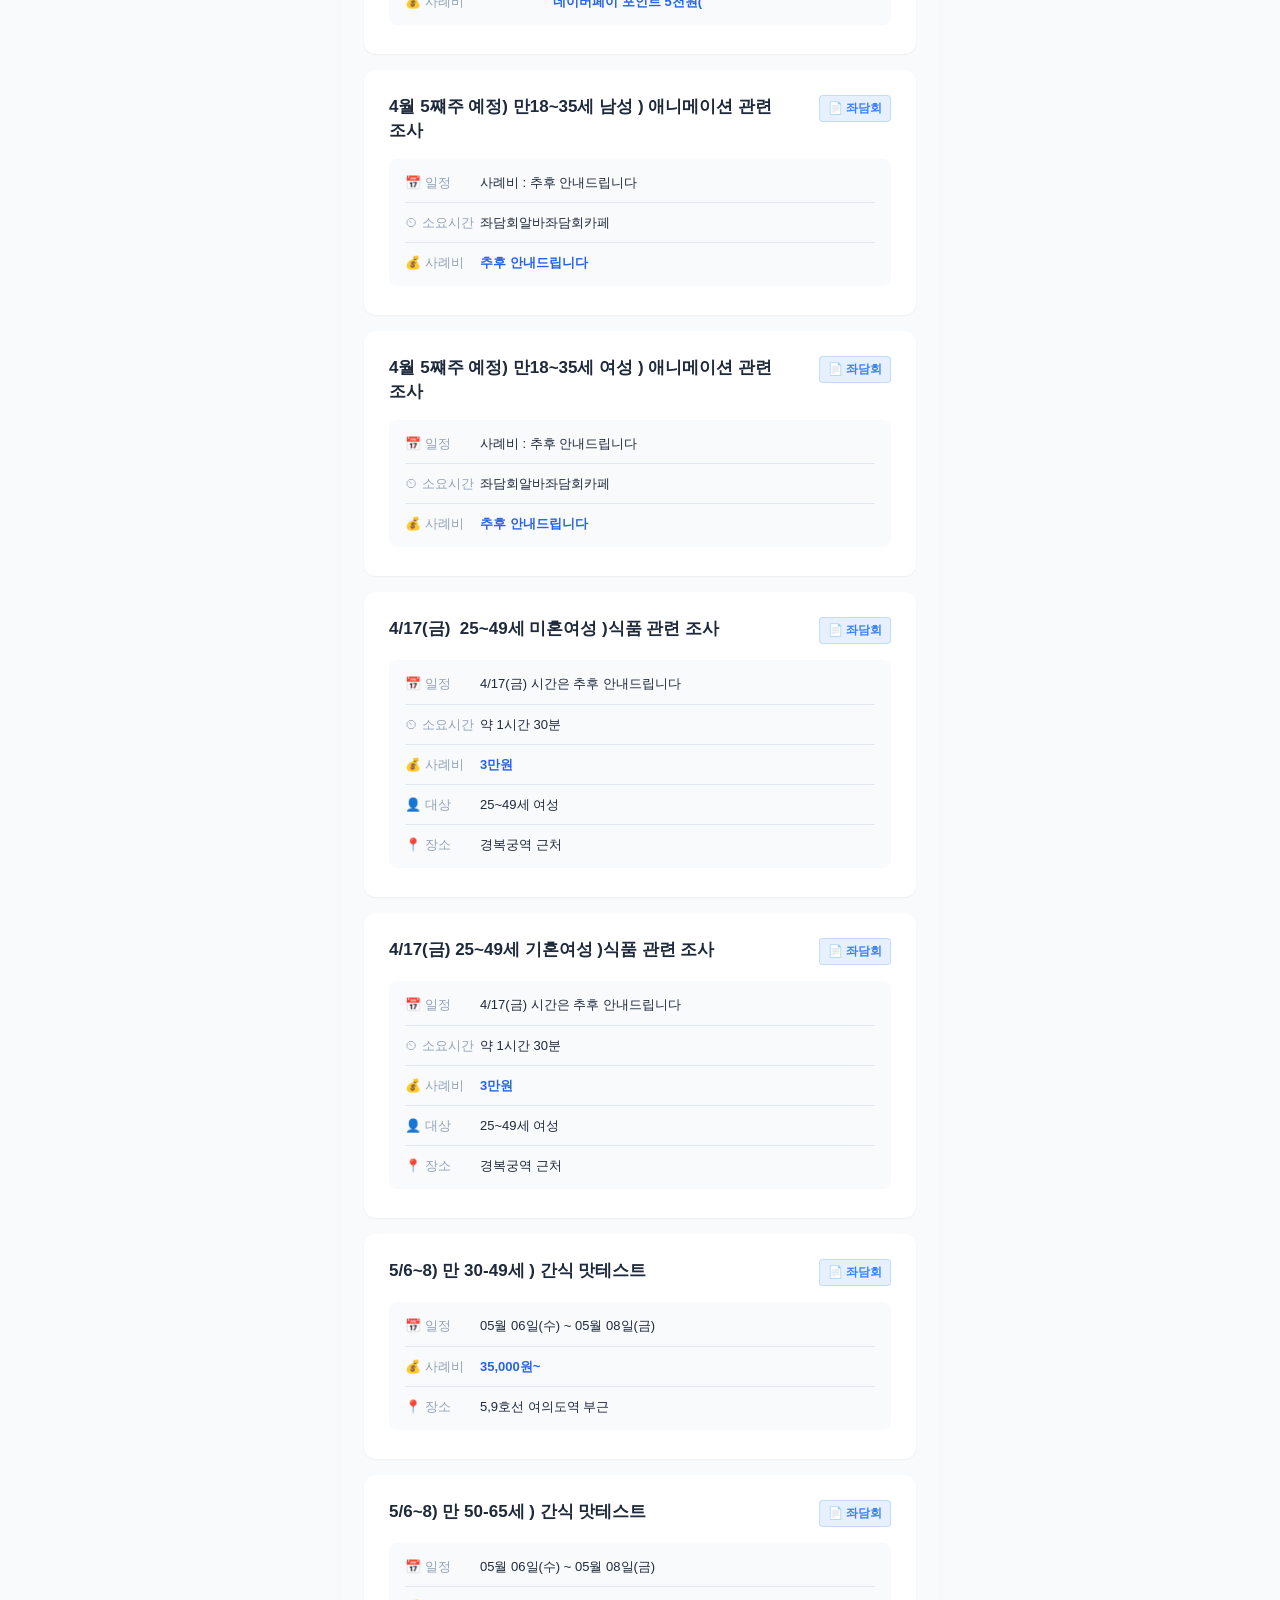
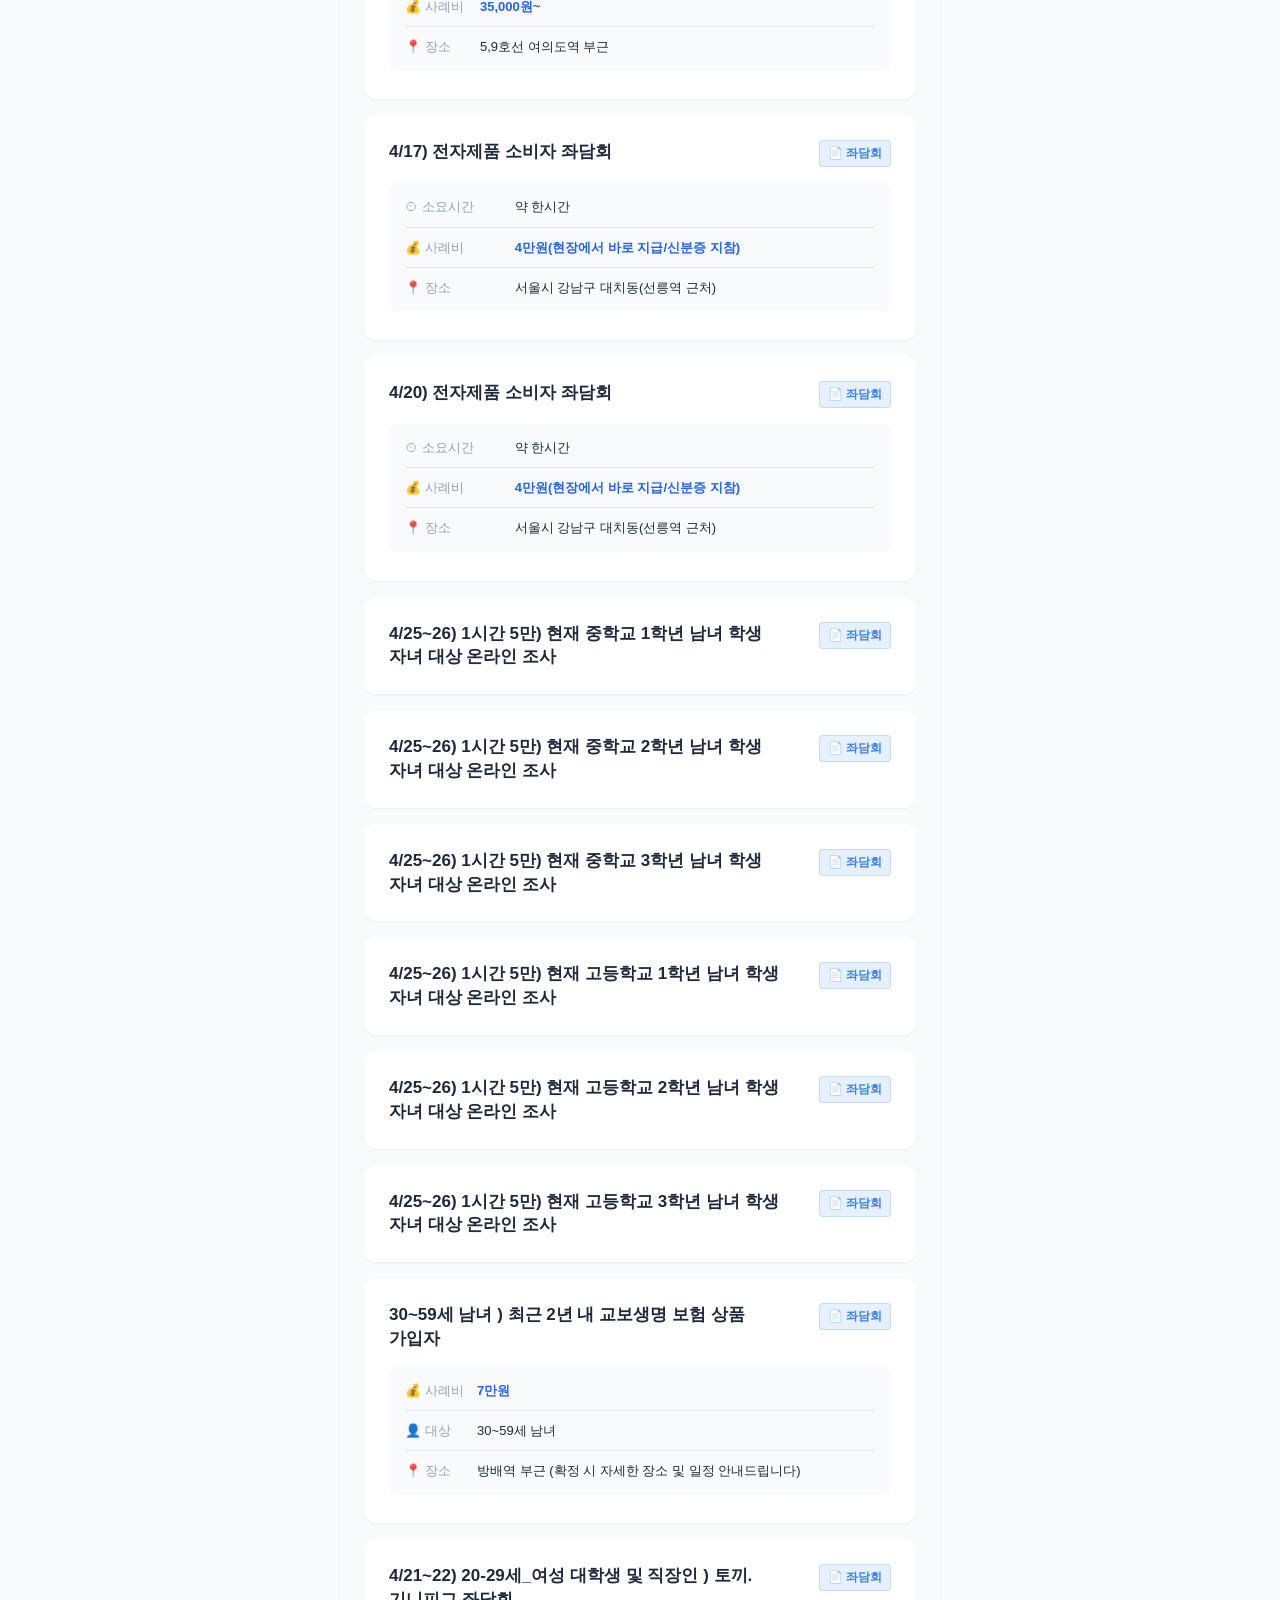
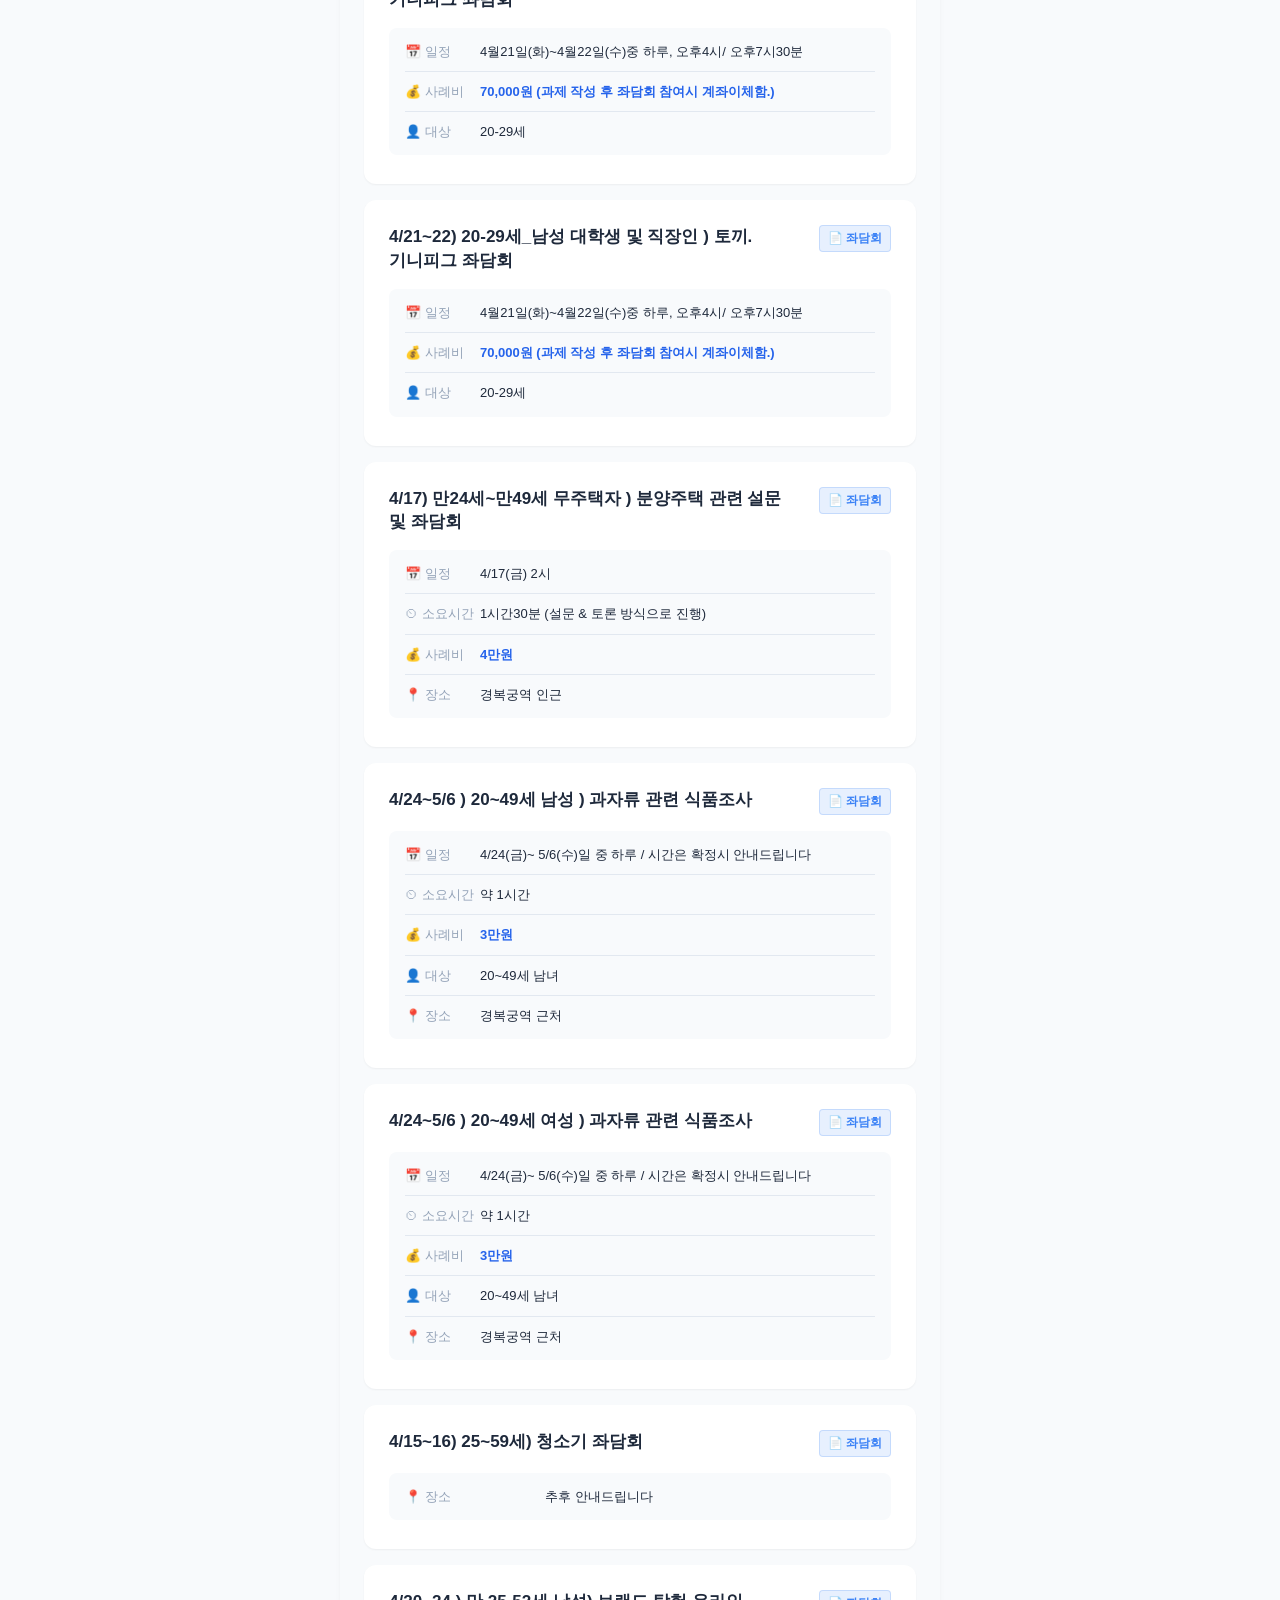
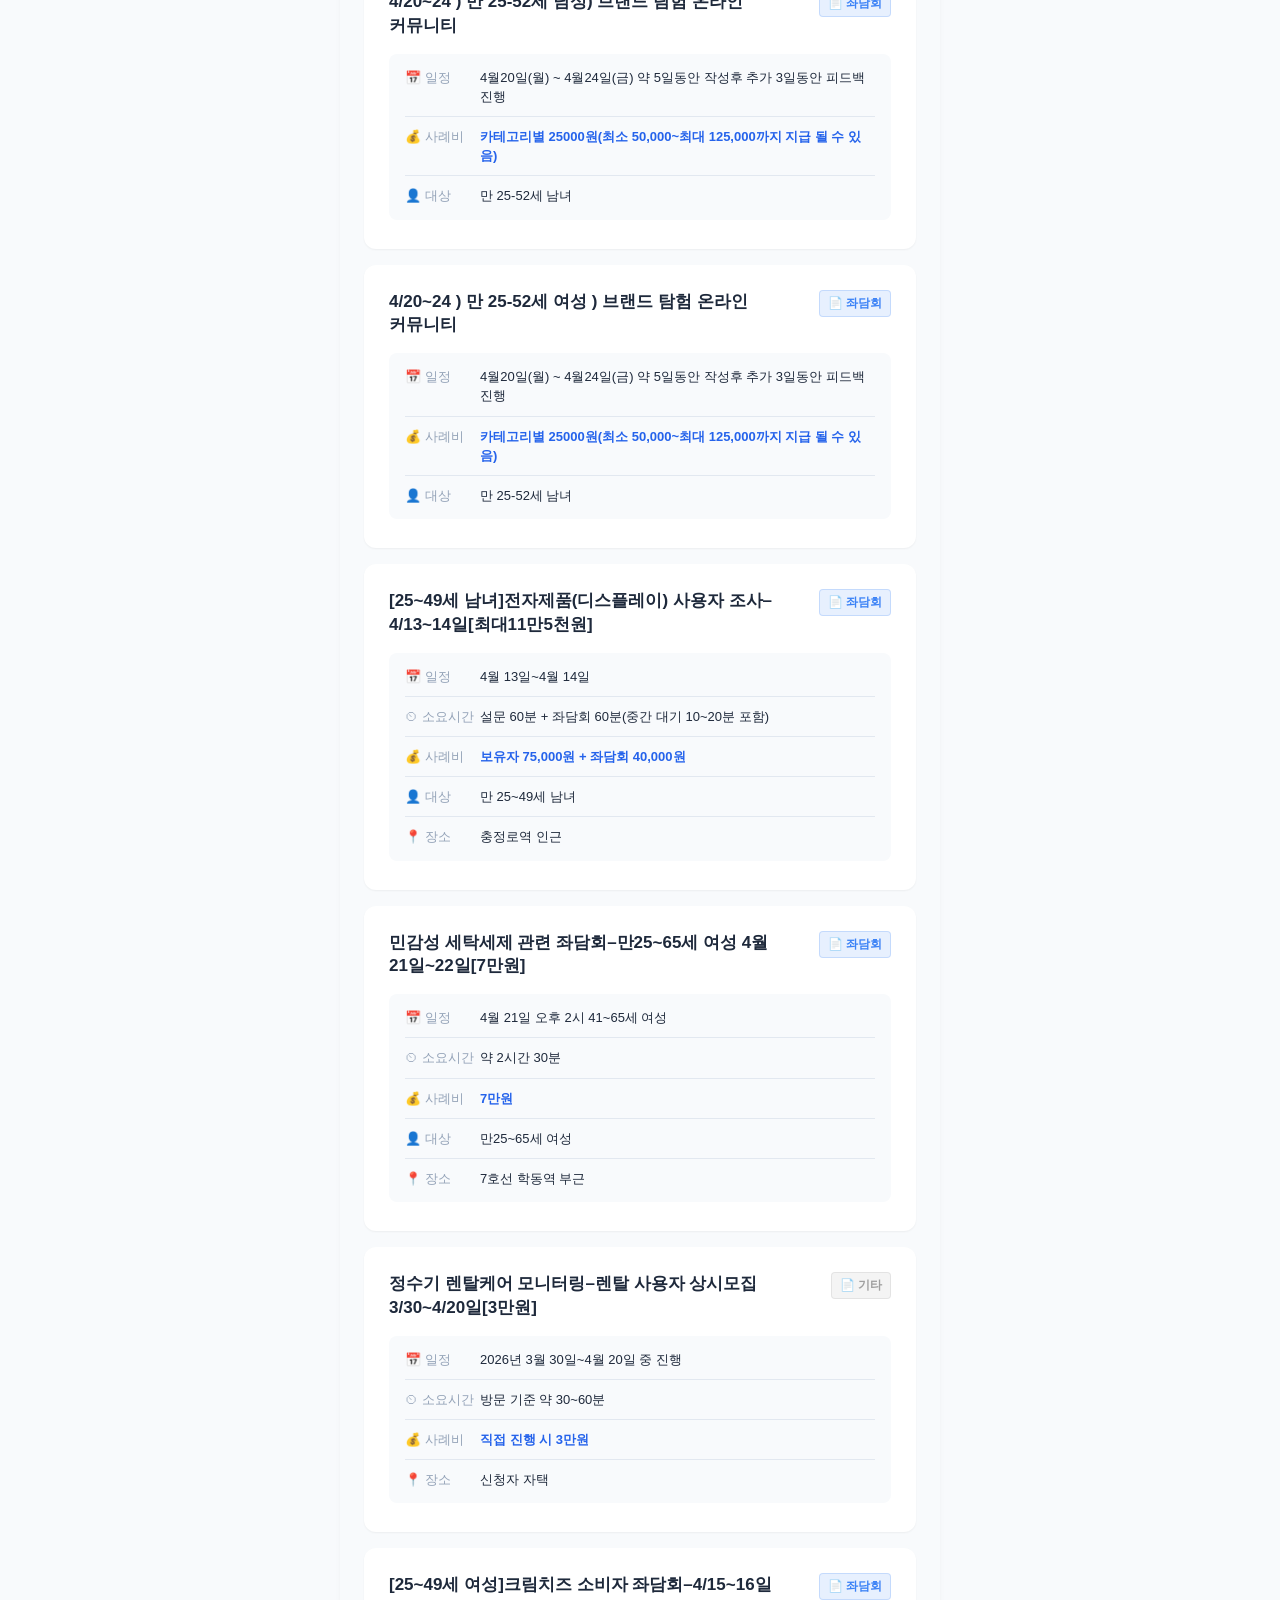
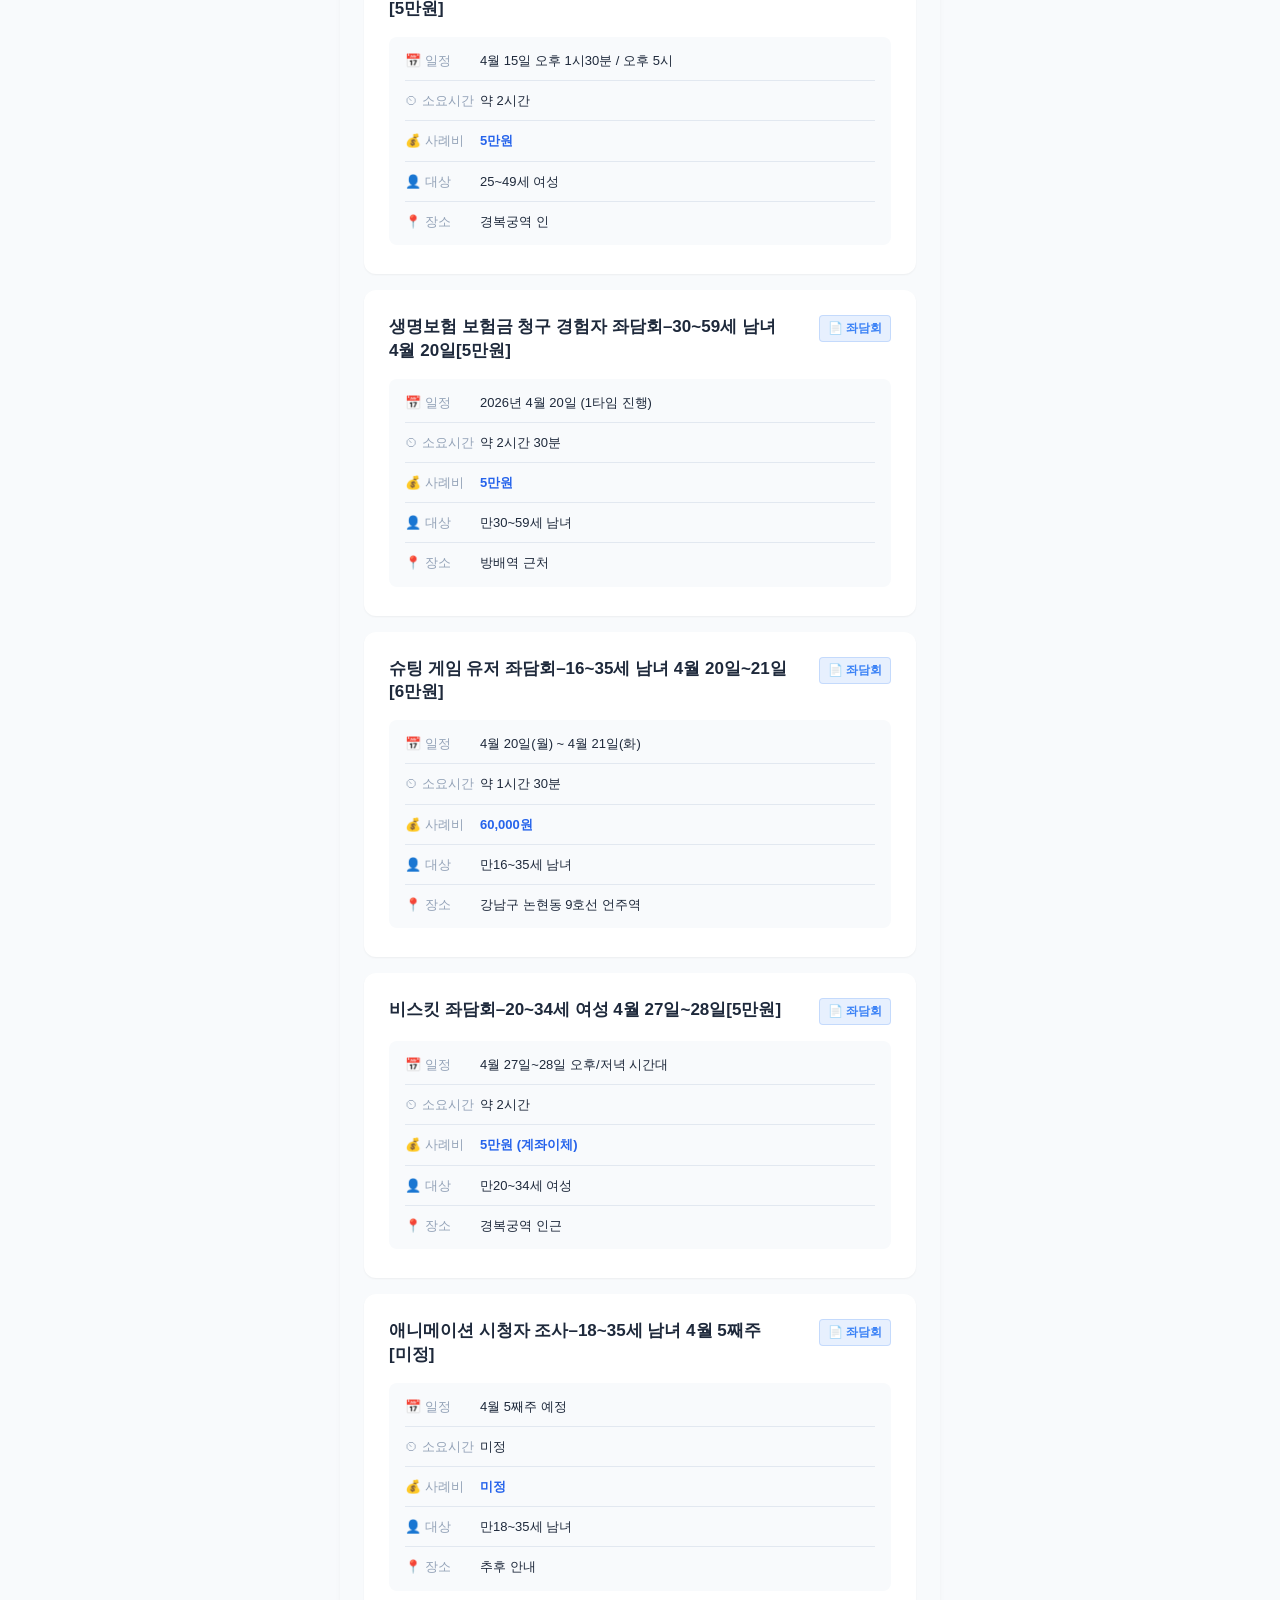
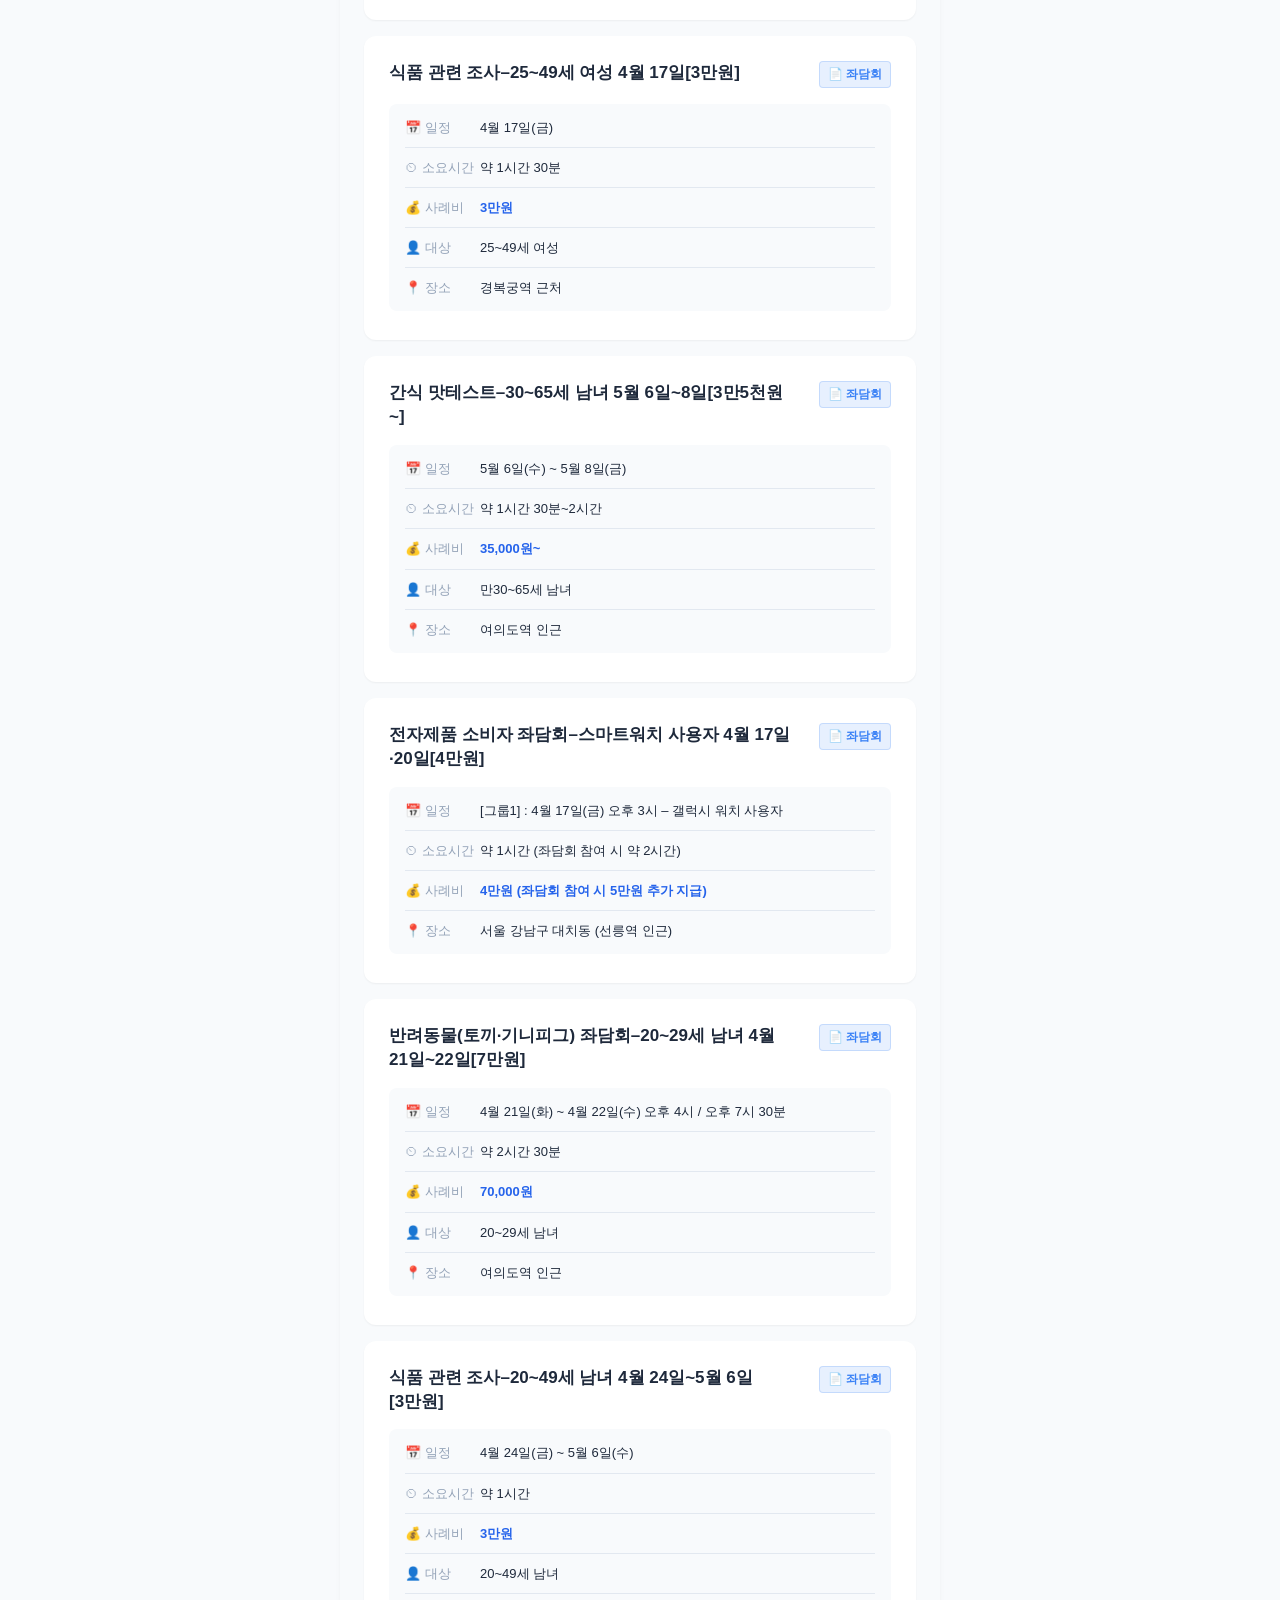
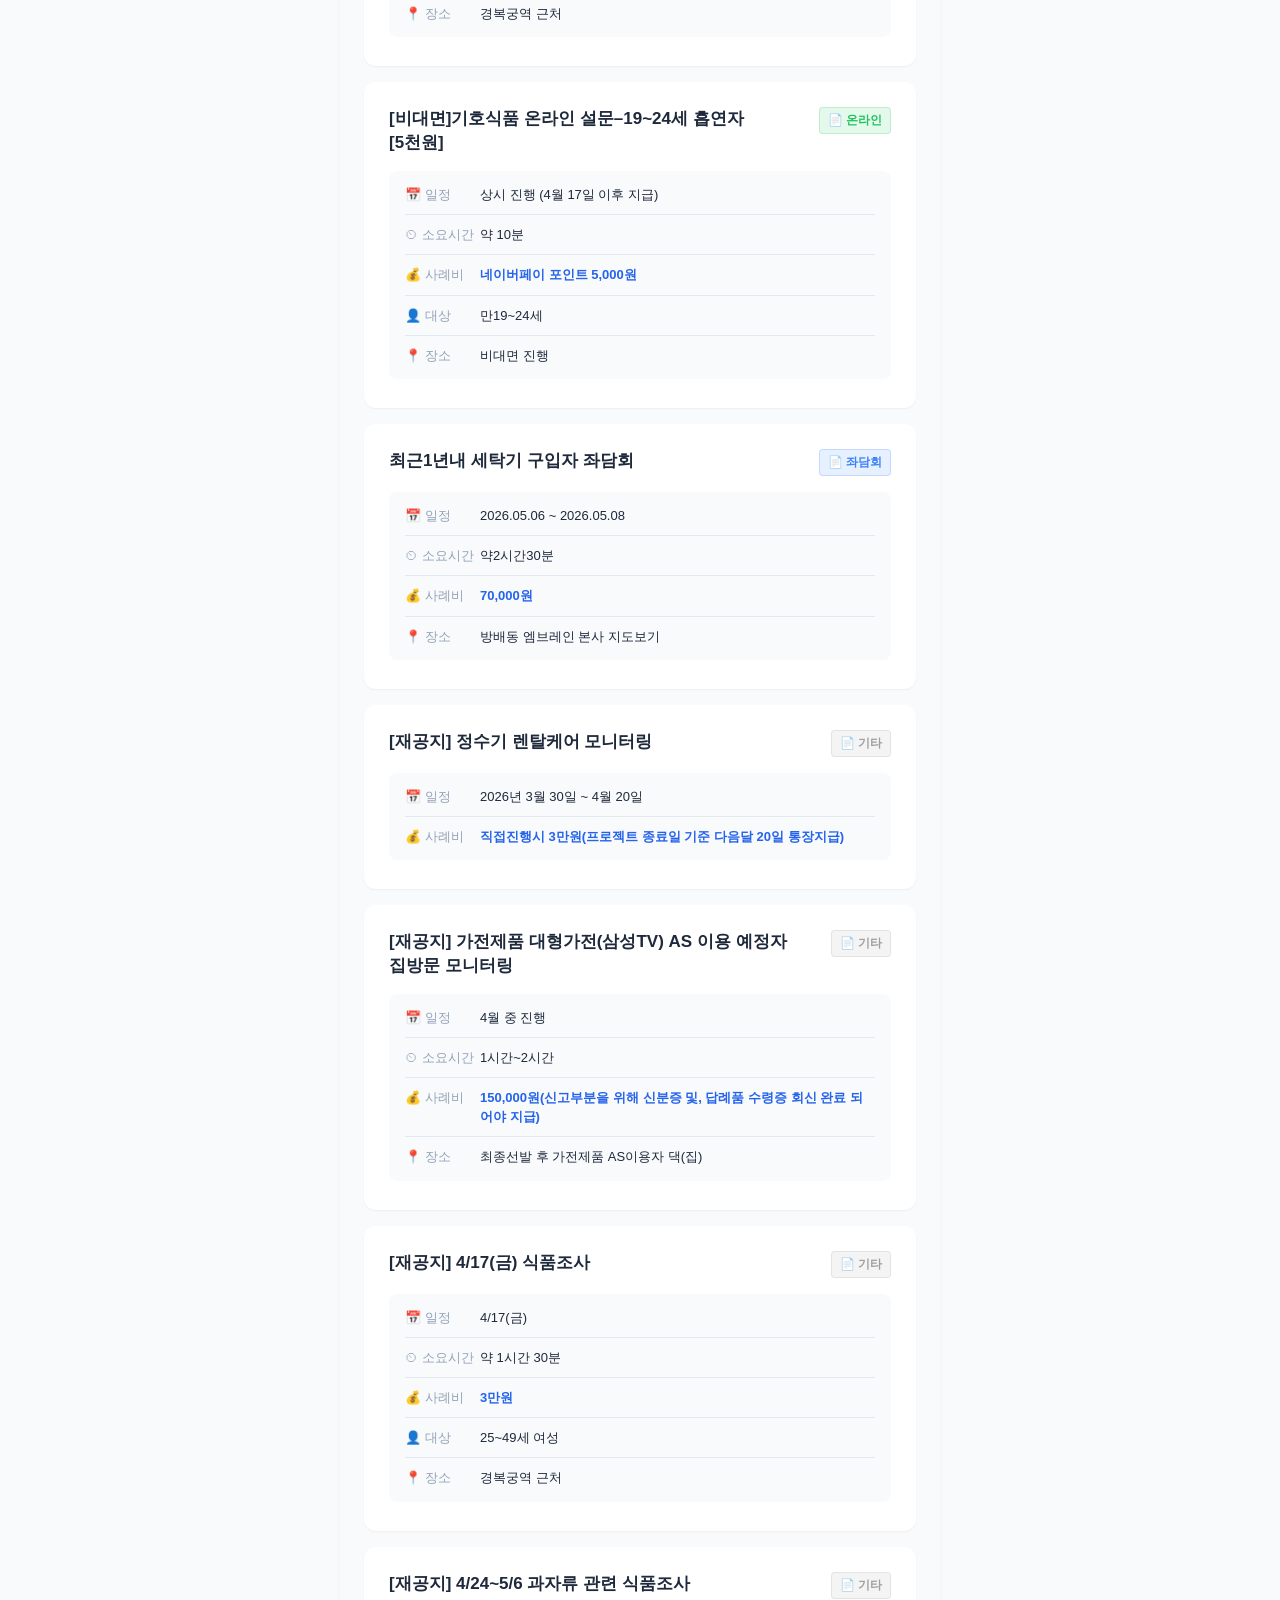
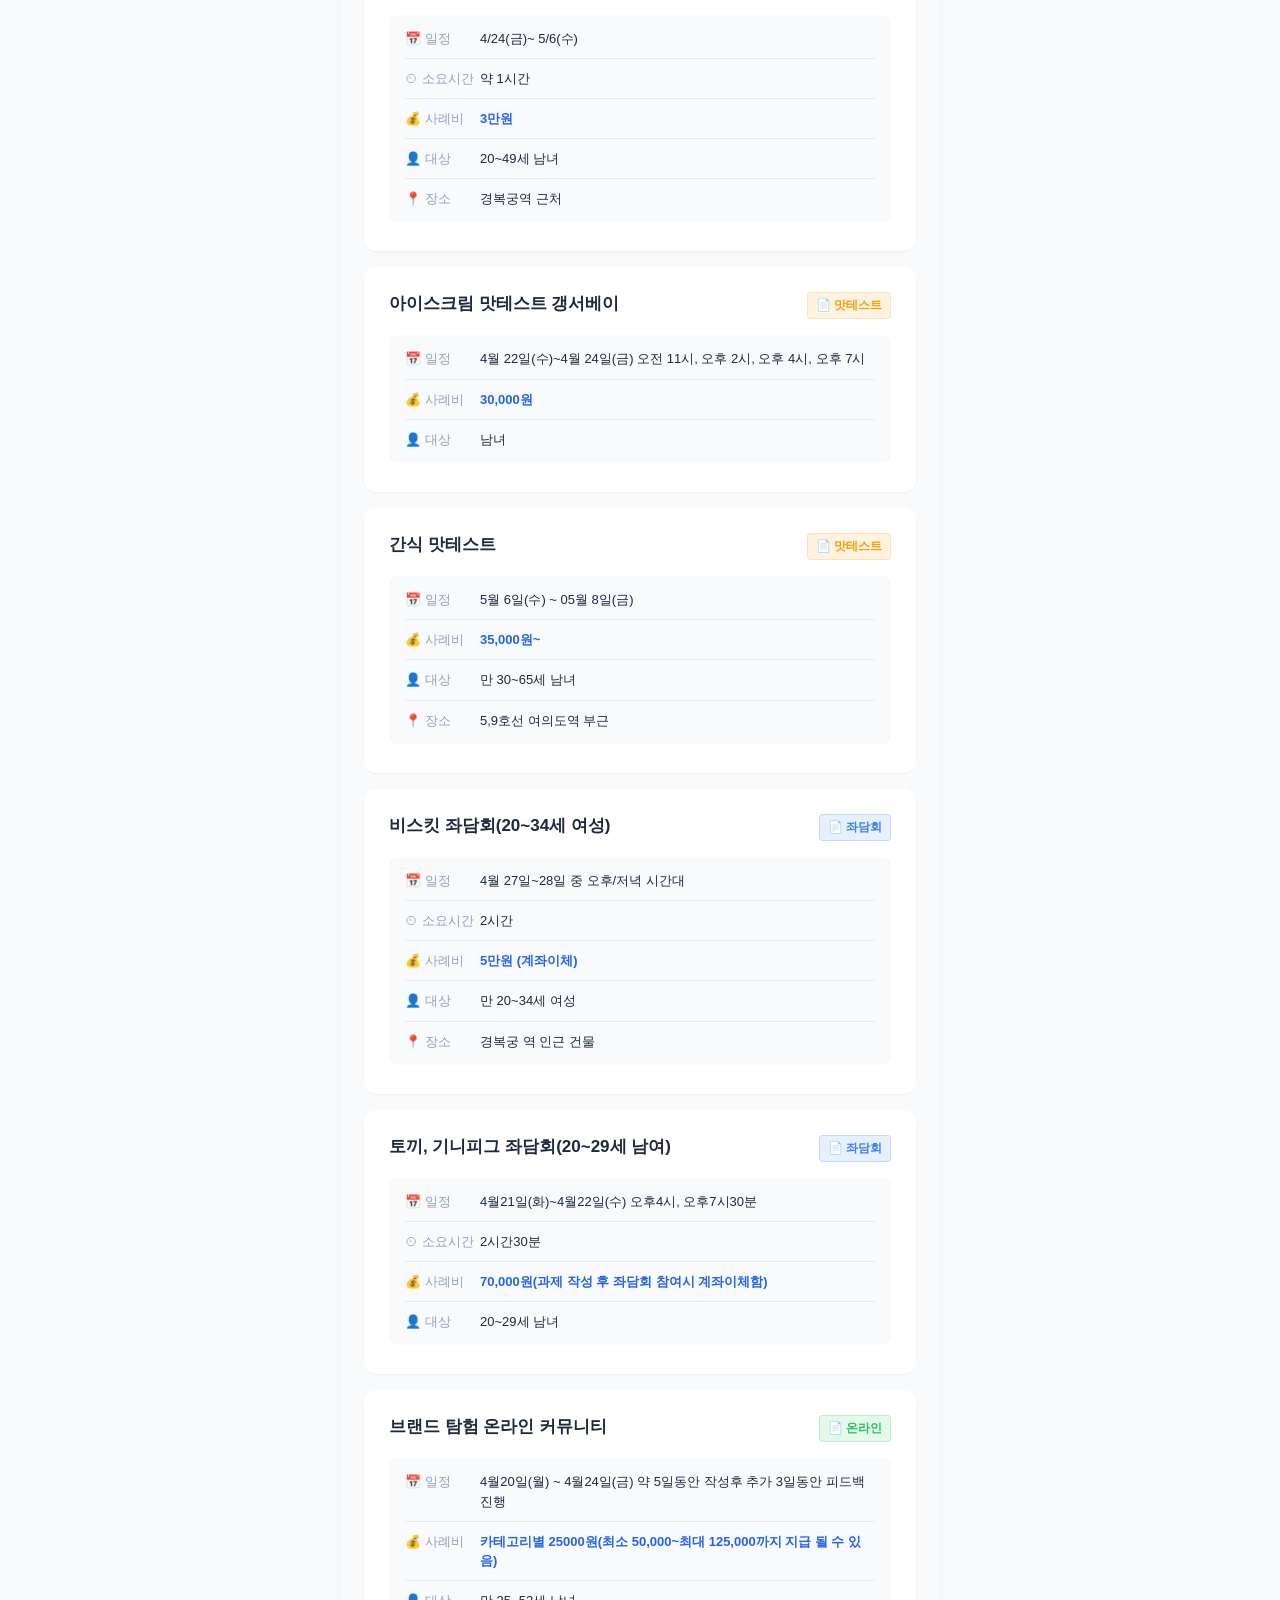
<file: newsletter-website/archives/2026-04-11.html>
<!DOCTYPE html>
<html lang="ko" xmlns:v="urn:schemas-microsoft-com:vml">
<head>
  <meta charset="UTF-8">
  <meta name="viewport" content="width=device-width, initial-scale=1.0">
  <title>알바단지 - 2026.04.11 (토)</title>
  <!--[if mso]><xml><o:OfficeDocumentSettings><o:PixelsPerInch>96</o:PixelsPerInch></o:OfficeDocumentSettings></xml><![endif]-->
  <style>
    /* Reset */
    body, table, td, p, a, h1, h2, h3 { margin: 0; padding: 0; }
    body { width: 100% !important; -webkit-text-size-adjust: 100%; -ms-text-size-adjust: 100%; }
    img { border: 0; height: auto; line-height: 100%; outline: none; text-decoration: none; }
    table { border-collapse: collapse !important; mso-table-lspace: 0pt; mso-table-rspace: 0pt; }
    
    /* Main styles */
    body {
      font-family: -apple-system, BlinkMacSystemFont, 'Segoe UI', Roboto, 'Noto Sans KR', 'Pretendard', sans-serif;
      background-color: #F8FAFC;
      color: #1E293B;
    }
    
    .email-wrapper { 
      max-width: 600px; 
      margin: 0 auto; 
      background-color: #FFFFFF; 
    }
    
    .header-section {
      background: linear-gradient(135deg, #2563EB, #3B82F6);
      padding: 40px 24px;
      text-align: center;
    }
    
    .posting-wrap {
      padding: 24px;
      background-color: #F8FAFC;
    }

    .posting-item {
      background: #FFFFFF;
      padding: 24px;
      border: 1px solid #E2E8F0;
      border-radius: 12px;
      margin-bottom: 16px;
    }
    
    .view-link {
      display: inline-block;
      margin-top: 16px;
      padding: 10px 20px;
      background: #EFF6FF;
      border: 1px solid #BFDBFE;
      border-radius: 8px;
      color: #2563EB;
      text-decoration: none;
      font-size: 14px;
      font-weight: 600;
    }
    
    .footer-section {
      padding: 32px 24px;
      text-align: center;
      background-color: #FFFFFF;
      border-top: 1px solid #E2E8F0;
      font-size: 12px;
      color: #64748B;
    }
    
    @media only screen and (max-width: 480px) {
      .email-wrapper { width: 100% !important; }
      .posting-wrap { padding: 16px !important; }
      .posting-item { padding: 16px !important; }
      .header-section { padding: 32px 16px !important; }
    }
  </style>
</head>
<body style="background-color: #F8FAFC; margin: 0; padding: 0;">
  <table role="presentation" cellspacing="0" cellpadding="0" border="0" width="100%" style="background-color: #F8FAFC;">
    <tr>
      <td align="center" style="padding: 20px 0;">
        <!--[if mso]><table role="presentation" border="0" cellspacing="0" cellpadding="0" align="center" width="600"><tr><td><![endif]-->
        <table role="presentation" cellspacing="0" cellpadding="0" border="0" width="100%" class="email-wrapper" style="max-width: 600px; background-color: #FFFFFF; border-radius: 16px; overflow: hidden; box-shadow: 0 4px 6px -1px rgba(0, 0, 0, 0.05);">
          
          <!-- Header -->
          <tr>
            <td class="header-section" style="background: #ffffff; padding: 40px 24px 20px 24px; text-align: center;">
              <h1 style="font-size: 26px; font-weight: 800; color: #1E293B; margin: 0 0 16px 0; letter-spacing: -0.5px;">
                알바단지를 매일 아침 배달합니다!
              </h1>
               <div style="text-align: center; margin-top: 8px;">
                 <span style="font-size: 15px; color: #64748B; display: inline-block; vertical-align: middle; margin-right: 12px;">2026.04.11 (토)</span>
                 <span style="display: inline-block; padding: 4px 12px; background: #F1F5F9; border-radius: 20px; font-size: 13px; color: #475569; font-weight: 600; vertical-align: middle;">오늘 신규 공고: 60건</span>
              </div>
              <div style="margin-top: 20px; text-align: center;">
                <!-- Home Button -->
                <a href="https://albadanji.com" style="display: inline-flex; align-items: center; padding: 5px 14px; background: #ffffff; color: #475569; text-decoration: none; border-radius: 20px; font-size: 12px; font-weight: 700; border: 1px solid #E2E8F0; box-shadow: 0 1px 2px rgba(0,0,0,0.05); height: 32px; box-sizing: border-box; vertical-align: middle; margin: 0 4px 8px 4px;">🏠 홈</a>
                <!-- Email Input (Pill) -->
                <div style="display: inline-flex; align-items: center; background: #ffffff; border-radius: 20px; padding: 0 14px; border: 1px solid #E2E8F0; height: 32px; box-sizing: border-box; vertical-align: middle; margin: 0 4px 8px 4px;" id="email-input-wrapper">
                  <a href="https://albadanji.com#subscribe" style="font-size: 12px; color: #94A3B8; text-decoration: none;" id="email-label">이메일 주소</a>
                </div>
                <!-- Subscribe Button (Pill) -->
                <a href="https://albadanji.com#subscribe" style="display: inline-flex; align-items: center; padding: 0 16px; background: #18181B; color: #ffffff; text-decoration: none; border-radius: 18px; font-size: 12px; font-weight: 700; height: 32px; box-sizing: border-box; vertical-align: middle; margin: 0 4px 8px 4px;" id="subscribe-btn">무료 구독하기</a>
              </div>
            </td>
          </tr>
          
          <!-- Postings Background Wrap -->
          <tr>
            <td class="posting-wrap" style="padding: 24px; background-color: #F8FAFC;">
              <!-- Container for all postings -->
              <table role="presentation" cellspacing="0" cellpadding="0" border="0" width="100%">
                
          <tr>
            <td style="padding-bottom: 16px;">
              <table role="presentation" cellspacing="0" cellpadding="0" border="0" width="100%" style="background-color: #FFFFFF; border: 1px solid #E2E8F0; border-radius: 12px; box-shadow: 0 1px 2px rgba(0,0,0,0.05); overflow: hidden; border-collapse: separate;">
                <tr>
                  <td style="padding: 0;">
                    <a href="https://cafe.naver.com/sk77lee/35121" style="display: block; padding: 24px; text-decoration: none; color: inherit;" target="_blank">
                      <table role="presentation" cellspacing="0" cellpadding="0" border="0" width="100%">
                        <tr>
                          <td style="vertical-align: top;">
                            <h3 style="font-size: 17px; font-weight: 700; color: #1E293B; margin: 0; line-height: 1.4; word-break: keep-all; text-decoration: none;">
                              ▶4/20~21)슈팅 게임 유저 좌담회 / 만 16-35세 수도권 거주 남녀
                            </h3>
                          </td>
                          <td style="vertical-align: top; text-align: right; width: 85px; padding-left: 12px;">
                            <span class="type-badge" style="display: inline-block; padding: 4px 8px; border-radius: 4px; font-size: 12px; font-weight: 700; background: rgba(59,130,246, 0.12); color: #3b82f6; white-space: nowrap; border: 1px solid rgba(59,130,246, 0.2); text-decoration: none;">
                              &#128196; 좌담회
                            </span>
                          </td>
                        </tr>
                      </table>
                      
                      
          <table role="presentation" cellspacing="0" cellpadding="0" border="0" width="100%" style="background-color: #F8FAFC; border-radius: 8px; margin-top: 16px; margin-bottom: 4px;">
            <tr>
              <td style="padding: 4px 16px;">
                <table role="presentation" cellspacing="0" cellpadding="0" border="0" width="100%">
                  
          <tr>
            <td style="padding: 10px 0; border-bottom: 1px solid #E2E8F0; width: 75px; vertical-align: top;">
              <span style="color: #94A3B8; font-size: 13px;">&#128197; 일정</span>
            </td>
            <td style="padding: 10px 0; border-bottom: 1px solid #E2E8F0; vertical-align: top;">
              <span style="color: #1E293B; font-size: 13px; line-height: 1.4;">4월 20일(월)~4월 21일(화)</span>
            </td>
          </tr>
          <tr>
            <td style="padding: 10px 0; border-bottom: 1px solid #E2E8F0; vertical-align: top;">
              <span style="color: #94A3B8; font-size: 13px;">&#128176; 사례비</span>
            </td>
            <td style="padding: 10px 0; border-bottom: 1px solid #E2E8F0; vertical-align: top;">
              <span style="color: #2563EB; font-size: 13px; font-weight: 700; line-height: 1.4;">6만원</span>
            </td>
          </tr>
          <tr>
            <td style="padding: 10px 0; border-bottom: 1px solid #E2E8F0; vertical-align: top;">
              <span style="color: #94A3B8; font-size: 13px;">&#128100; 대상</span>
            </td>
            <td style="padding: 10px 0; border-bottom: 1px solid #E2E8F0; vertical-align: top;">
              <span style="color: #1E293B; font-size: 13px; line-height: 1.4;">만 16-35세 남녀</span>
            </td>
          </tr>
          <tr>
            <td style="padding: 10px 0; border-bottom: none; vertical-align: top;">
              <span style="color: #94A3B8; font-size: 13px;">&#128205; 장소</span>
            </td>
            <td style="padding: 10px 0; border-bottom: none; vertical-align: top;">
              <span style="color: #1E293B; font-size: 13px; line-height: 1.4;">강남구 논현동 한국리서치 본사 (9호선:언주역)</span>
            </td>
          </tr>
                </table>
              </td>
            </tr>
          </table>
        
                    </a>
                  </td>
                </tr>
              </table>
            </td>
          </tr>

          <tr>
            <td style="padding-bottom: 16px;">
              <table role="presentation" cellspacing="0" cellpadding="0" border="0" width="100%" style="background-color: #FFFFFF; border: 1px solid #E2E8F0; border-radius: 12px; box-shadow: 0 1px 2px rgba(0,0,0,0.05); overflow: hidden; border-collapse: separate;">
                <tr>
                  <td style="padding: 0;">
                    <a href="https://cafe.naver.com/sk77lee/35122" style="display: block; padding: 24px; text-decoration: none; color: inherit;" target="_blank">
                      <table role="presentation" cellspacing="0" cellpadding="0" border="0" width="100%">
                        <tr>
                          <td style="vertical-align: top;">
                            <h3 style="font-size: 17px; font-weight: 700; color: #1E293B; margin: 0; line-height: 1.4; word-break: keep-all; text-decoration: none;">
                              ▶4/20~브랜드 탐험 온라인 커뮤니티/만 25-52세 남녀
                            </h3>
                          </td>
                          <td style="vertical-align: top; text-align: right; width: 85px; padding-left: 12px;">
                            <span class="type-badge" style="display: inline-block; padding: 4px 8px; border-radius: 4px; font-size: 12px; font-weight: 700; background: rgba(59,130,246, 0.12); color: #3b82f6; white-space: nowrap; border: 1px solid rgba(59,130,246, 0.2); text-decoration: none;">
                              &#128196; 좌담회
                            </span>
                          </td>
                        </tr>
                      </table>
                      
                      
                    </a>
                  </td>
                </tr>
              </table>
            </td>
          </tr>

          <tr>
            <td style="padding-bottom: 16px;">
              <table role="presentation" cellspacing="0" cellpadding="0" border="0" width="100%" style="background-color: #FFFFFF; border: 1px solid #E2E8F0; border-radius: 12px; box-shadow: 0 1px 2px rgba(0,0,0,0.05); overflow: hidden; border-collapse: separate;">
                <tr>
                  <td style="padding: 0;">
                    <a href="https://cafe.naver.com/togetheralba/124106" style="display: block; padding: 24px; text-decoration: none; color: inherit;" target="_blank">
                      <table role="presentation" cellspacing="0" cellpadding="0" border="0" width="100%">
                        <tr>
                          <td style="vertical-align: top;">
                            <h3 style="font-size: 17px; font-weight: 700; color: #1E293B; margin: 0; line-height: 1.4; word-break: keep-all; text-decoration: none;">
                              4/20~21) 만 30-59세 남녀) 최근 1년 이내 생명보험사 보험금청구/지급 경험 있으신 분 대상 좌담회
                            </h3>
                          </td>
                          <td style="vertical-align: top; text-align: right; width: 85px; padding-left: 12px;">
                            <span class="type-badge" style="display: inline-block; padding: 4px 8px; border-radius: 4px; font-size: 12px; font-weight: 700; background: rgba(59,130,246, 0.12); color: #3b82f6; white-space: nowrap; border: 1px solid rgba(59,130,246, 0.2); text-decoration: none;">
                              &#128196; 좌담회
                            </span>
                          </td>
                        </tr>
                      </table>
                      
                      
          <table role="presentation" cellspacing="0" cellpadding="0" border="0" width="100%" style="background-color: #F8FAFC; border-radius: 8px; margin-top: 16px; margin-bottom: 4px;">
            <tr>
              <td style="padding: 4px 16px;">
                <table role="presentation" cellspacing="0" cellpadding="0" border="0" width="100%">
                  
          <tr>
            <td style="padding: 10px 0; border-bottom: 1px solid #E2E8F0; width: 75px; vertical-align: top;">
              <span style="color: #94A3B8; font-size: 13px;">&#128197; 일정</span>
            </td>
            <td style="padding: 10px 0; border-bottom: 1px solid #E2E8F0; vertical-align: top;">
              <span style="color: #1E293B; font-size: 13px; line-height: 1.4;">2026년 4월 20일 하루, 한 타임 (약 2시간30분 정도 진행 예정)</span>
            </td>
          </tr>
          <tr>
            <td style="padding: 10px 0; border-bottom: 1px solid #E2E8F0; vertical-align: top;">
              <span style="color: #94A3B8; font-size: 13px;">&#128176; 사례비</span>
            </td>
            <td style="padding: 10px 0; border-bottom: 1px solid #E2E8F0; vertical-align: top;">
              <span style="color: #2563EB; font-size: 13px; font-weight: 700; line-height: 1.4;">5만원</span>
            </td>
          </tr>
          <tr>
            <td style="padding: 10px 0; border-bottom: 1px solid #E2E8F0; vertical-align: top;">
              <span style="color: #94A3B8; font-size: 13px;">&#128100; 대상</span>
            </td>
            <td style="padding: 10px 0; border-bottom: 1px solid #E2E8F0; vertical-align: top;">
              <span style="color: #1E293B; font-size: 13px; line-height: 1.4;">만 30-59세 남녀</span>
            </td>
          </tr>
          <tr>
            <td style="padding: 10px 0; border-bottom: none; vertical-align: top;">
              <span style="color: #94A3B8; font-size: 13px;">&#128205; 장소</span>
            </td>
            <td style="padding: 10px 0; border-bottom: none; vertical-align: top;">
              <span style="color: #1E293B; font-size: 13px; line-height: 1.4;">방배역 근처(확정 시 시간, 자세한 장소 안내)</span>
            </td>
          </tr>
                </table>
              </td>
            </tr>
          </table>
        
                    </a>
                  </td>
                </tr>
              </table>
            </td>
          </tr>

          <tr>
            <td style="padding-bottom: 16px;">
              <table role="presentation" cellspacing="0" cellpadding="0" border="0" width="100%" style="background-color: #FFFFFF; border: 1px solid #E2E8F0; border-radius: 12px; box-shadow: 0 1px 2px rgba(0,0,0,0.05); overflow: hidden; border-collapse: separate;">
                <tr>
                  <td style="padding: 0;">
                    <a href="https://cafe.naver.com/togetheralba/124107" style="display: block; padding: 24px; text-decoration: none; color: inherit;" target="_blank">
                      <table role="presentation" cellspacing="0" cellpadding="0" border="0" width="100%">
                        <tr>
                          <td style="vertical-align: top;">
                            <h3 style="font-size: 17px; font-weight: 700; color: #1E293B; margin: 0; line-height: 1.4; word-break: keep-all; text-decoration: none;">
                              4/14)만24세~만44세(2002~1982) 여성 대학생, 프리랜서, 전업주부 ) 스킨케어 및 뷰티 브랜드 소비자 좌담회
                            </h3>
                          </td>
                          <td style="vertical-align: top; text-align: right; width: 85px; padding-left: 12px;">
                            <span class="type-badge" style="display: inline-block; padding: 4px 8px; border-radius: 4px; font-size: 12px; font-weight: 700; background: rgba(59,130,246, 0.12); color: #3b82f6; white-space: nowrap; border: 1px solid rgba(59,130,246, 0.2); text-decoration: none;">
                              &#128196; 좌담회
                            </span>
                          </td>
                        </tr>
                      </table>
                      
                      
          <table role="presentation" cellspacing="0" cellpadding="0" border="0" width="100%" style="background-color: #F8FAFC; border-radius: 8px; margin-top: 16px; margin-bottom: 4px;">
            <tr>
              <td style="padding: 4px 16px;">
                <table role="presentation" cellspacing="0" cellpadding="0" border="0" width="100%">
                  
          <tr>
            <td style="padding: 10px 0; border-bottom: 1px solid #E2E8F0; vertical-align: top;">
              <span style="color: #94A3B8; font-size: 13px;">&#9202; 소요시간</span>
            </td>
            <td style="padding: 10px 0; border-bottom: 1px solid #E2E8F0; vertical-align: top;">
              <span style="color: #1E293B; font-size: 13px; line-height: 1.4;">2시간내외</span>
            </td>
          </tr>
          <tr>
            <td style="padding: 10px 0; border-bottom: 1px solid #E2E8F0; vertical-align: top;">
              <span style="color: #94A3B8; font-size: 13px;">&#128176; 사례비</span>
            </td>
            <td style="padding: 10px 0; border-bottom: 1px solid #E2E8F0; vertical-align: top;">
              <span style="color: #2563EB; font-size: 13px; font-weight: 700; line-height: 1.4;">대학생, 프리랜서, 전업주부 8만원</span>
            </td>
          </tr>
          <tr>
            <td style="padding: 10px 0; border-bottom: 1px solid #E2E8F0; vertical-align: top;">
              <span style="color: #94A3B8; font-size: 13px;">&#128100; 대상</span>
            </td>
            <td style="padding: 10px 0; border-bottom: 1px solid #E2E8F0; vertical-align: top;">
              <span style="color: #1E293B; font-size: 13px; line-height: 1.4;">여성</span>
            </td>
          </tr>
          <tr>
            <td style="padding: 10px 0; border-bottom: none; vertical-align: top;">
              <span style="color: #94A3B8; font-size: 13px;">&#128205; 장소</span>
            </td>
            <td style="padding: 10px 0; border-bottom: none; vertical-align: top;">
              <span style="color: #1E293B; font-size: 13px; line-height: 1.4;">3호선 신사동 가로수길 중간(선정이 되신 분에게는 자세한 문자드림)</span>
            </td>
          </tr>
                </table>
              </td>
            </tr>
          </table>
        
                    </a>
                  </td>
                </tr>
              </table>
            </td>
          </tr>

          <tr>
            <td style="padding-bottom: 16px;">
              <table role="presentation" cellspacing="0" cellpadding="0" border="0" width="100%" style="background-color: #FFFFFF; border: 1px solid #E2E8F0; border-radius: 12px; box-shadow: 0 1px 2px rgba(0,0,0,0.05); overflow: hidden; border-collapse: separate;">
                <tr>
                  <td style="padding: 0;">
                    <a href="https://cafe.naver.com/togetheralba/124109" style="display: block; padding: 24px; text-decoration: none; color: inherit;" target="_blank">
                      <table role="presentation" cellspacing="0" cellpadding="0" border="0" width="100%">
                        <tr>
                          <td style="vertical-align: top;">
                            <h3 style="font-size: 17px; font-weight: 700; color: #1E293B; margin: 0; line-height: 1.4; word-break: keep-all; text-decoration: none;">
                              정수기 렌탈케어 모니터링 진행 : 2026년 04월_인천지역( SK매직 사용자)
                            </h3>
                          </td>
                          <td style="vertical-align: top; text-align: right; width: 85px; padding-left: 12px;">
                            <span class="type-badge" style="display: inline-block; padding: 4px 8px; border-radius: 4px; font-size: 12px; font-weight: 700; background: rgba(59,130,246, 0.12); color: #3b82f6; white-space: nowrap; border: 1px solid rgba(59,130,246, 0.2); text-decoration: none;">
                              &#128196; 좌담회
                            </span>
                          </td>
                        </tr>
                      </table>
                      
                      
          <table role="presentation" cellspacing="0" cellpadding="0" border="0" width="100%" style="background-color: #F8FAFC; border-radius: 8px; margin-top: 16px; margin-bottom: 4px;">
            <tr>
              <td style="padding: 4px 16px;">
                <table role="presentation" cellspacing="0" cellpadding="0" border="0" width="100%">
                  
          <tr>
            <td style="padding: 10px 0; border-bottom: none; width: 75px; vertical-align: top;">
              <span style="color: #94A3B8; font-size: 13px;">&#128197; 일정</span>
            </td>
            <td style="padding: 10px 0; border-bottom: none; vertical-align: top;">
              <span style="color: #1E293B; font-size: 13px; line-height: 1.4;">2026년 3월 30일 ~ 4월 20일</span>
            </td>
          </tr>
                </table>
              </td>
            </tr>
          </table>
        
                    </a>
                  </td>
                </tr>
              </table>
            </td>
          </tr>

          <tr>
            <td style="padding-bottom: 16px;">
              <table role="presentation" cellspacing="0" cellpadding="0" border="0" width="100%" style="background-color: #FFFFFF; border: 1px solid #E2E8F0; border-radius: 12px; box-shadow: 0 1px 2px rgba(0,0,0,0.05); overflow: hidden; border-collapse: separate;">
                <tr>
                  <td style="padding: 0;">
                    <a href="https://cafe.naver.com/togetheralba/124110" style="display: block; padding: 24px; text-decoration: none; color: inherit;" target="_blank">
                      <table role="presentation" cellspacing="0" cellpadding="0" border="0" width="100%">
                        <tr>
                          <td style="vertical-align: top;">
                            <h3 style="font-size: 17px; font-weight: 700; color: #1E293B; margin: 0; line-height: 1.4; word-break: keep-all; text-decoration: none;">
                              4/13~17)가전제품 대형가전 AS 이용 예정자
                            </h3>
                          </td>
                          <td style="vertical-align: top; text-align: right; width: 85px; padding-left: 12px;">
                            <span class="type-badge" style="display: inline-block; padding: 4px 8px; border-radius: 4px; font-size: 12px; font-weight: 700; background: rgba(59,130,246, 0.12); color: #3b82f6; white-space: nowrap; border: 1px solid rgba(59,130,246, 0.2); text-decoration: none;">
                              &#128196; 좌담회
                            </span>
                          </td>
                        </tr>
                      </table>
                      
                      
          <table role="presentation" cellspacing="0" cellpadding="0" border="0" width="100%" style="background-color: #F8FAFC; border-radius: 8px; margin-top: 16px; margin-bottom: 4px;">
            <tr>
              <td style="padding: 4px 16px;">
                <table role="presentation" cellspacing="0" cellpadding="0" border="0" width="100%">
                  
          <tr>
            <td style="padding: 10px 0; border-bottom: 1px solid #E2E8F0; width: 75px; vertical-align: top;">
              <span style="color: #94A3B8; font-size: 13px;">&#128197; 일정</span>
            </td>
            <td style="padding: 10px 0; border-bottom: 1px solid #E2E8F0; vertical-align: top;">
              <span style="color: #1E293B; font-size: 13px; line-height: 1.4;">4월 13(월)~4월 17일(금)중 하루 / 시간은 확정시 안내드립니다</span>
            </td>
          </tr>
          <tr>
            <td style="padding: 10px 0; border-bottom: 1px solid #E2E8F0; vertical-align: top;">
              <span style="color: #94A3B8; font-size: 13px;">&#9202; 소요시간</span>
            </td>
            <td style="padding: 10px 0; border-bottom: 1px solid #E2E8F0; vertical-align: top;">
              <span style="color: #1E293B; font-size: 13px; line-height: 1.4;">1시간~2시간</span>
            </td>
          </tr>
          <tr>
            <td style="padding: 10px 0; border-bottom: 1px solid #E2E8F0; vertical-align: top;">
              <span style="color: #94A3B8; font-size: 13px;">&#128176; 사례비</span>
            </td>
            <td style="padding: 10px 0; border-bottom: 1px solid #E2E8F0; vertical-align: top;">
              <span style="color: #2563EB; font-size: 13px; font-weight: 700; line-height: 1.4;">150,000원</span>
            </td>
          </tr>
          <tr>
            <td style="padding: 10px 0; border-bottom: none; vertical-align: top;">
              <span style="color: #94A3B8; font-size: 13px;">&#128205; 장소</span>
            </td>
            <td style="padding: 10px 0; border-bottom: none; vertical-align: top;">
              <span style="color: #1E293B; font-size: 13px; line-height: 1.4;">최종선발 후 가전제품 AS이용자 댁(집)</span>
            </td>
          </tr>
                </table>
              </td>
            </tr>
          </table>
        
                    </a>
                  </td>
                </tr>
              </table>
            </td>
          </tr>

          <tr>
            <td style="padding-bottom: 16px;">
              <table role="presentation" cellspacing="0" cellpadding="0" border="0" width="100%" style="background-color: #FFFFFF; border: 1px solid #E2E8F0; border-radius: 12px; box-shadow: 0 1px 2px rgba(0,0,0,0.05); overflow: hidden; border-collapse: separate;">
                <tr>
                  <td style="padding: 0;">
                    <a href="https://cafe.naver.com/togetheralba/124111" style="display: block; padding: 24px; text-decoration: none; color: inherit;" target="_blank">
                      <table role="presentation" cellspacing="0" cellpadding="0" border="0" width="100%">
                        <tr>
                          <td style="vertical-align: top;">
                            <h3 style="font-size: 17px; font-weight: 700; color: #1E293B; margin: 0; line-height: 1.4; word-break: keep-all; text-decoration: none;">
                              고유링크) 4/20~21) 만 16-19세 수도권 거주 남녀 )슈팅 게임 유저 좌담회
                            </h3>
                          </td>
                          <td style="vertical-align: top; text-align: right; width: 85px; padding-left: 12px;">
                            <span class="type-badge" style="display: inline-block; padding: 4px 8px; border-radius: 4px; font-size: 12px; font-weight: 700; background: rgba(59,130,246, 0.12); color: #3b82f6; white-space: nowrap; border: 1px solid rgba(59,130,246, 0.2); text-decoration: none;">
                              &#128196; 좌담회
                            </span>
                          </td>
                        </tr>
                      </table>
                      
                      
          <table role="presentation" cellspacing="0" cellpadding="0" border="0" width="100%" style="background-color: #F8FAFC; border-radius: 8px; margin-top: 16px; margin-bottom: 4px;">
            <tr>
              <td style="padding: 4px 16px;">
                <table role="presentation" cellspacing="0" cellpadding="0" border="0" width="100%">
                  
          <tr>
            <td style="padding: 10px 0; border-bottom: none; vertical-align: top;">
              <span style="color: #94A3B8; font-size: 13px;">&#128100; 대상</span>
            </td>
            <td style="padding: 10px 0; border-bottom: none; vertical-align: top;">
              <span style="color: #1E293B; font-size: 13px; line-height: 1.4;">만 16-35세 남녀</span>
            </td>
          </tr>
                </table>
              </td>
            </tr>
          </table>
        
                    </a>
                  </td>
                </tr>
              </table>
            </td>
          </tr>

          <tr>
            <td style="padding-bottom: 16px;">
              <table role="presentation" cellspacing="0" cellpadding="0" border="0" width="100%" style="background-color: #FFFFFF; border: 1px solid #E2E8F0; border-radius: 12px; box-shadow: 0 1px 2px rgba(0,0,0,0.05); overflow: hidden; border-collapse: separate;">
                <tr>
                  <td style="padding: 0;">
                    <a href="https://cafe.naver.com/togetheralba/124112" style="display: block; padding: 24px; text-decoration: none; color: inherit;" target="_blank">
                      <table role="presentation" cellspacing="0" cellpadding="0" border="0" width="100%">
                        <tr>
                          <td style="vertical-align: top;">
                            <h3 style="font-size: 17px; font-weight: 700; color: #1E293B; margin: 0; line-height: 1.4; word-break: keep-all; text-decoration: none;">
                              고유링크) 4/20~21) 만 20-29세 수도권 거주 남녀 )슈팅 게임 유저 좌담회
                            </h3>
                          </td>
                          <td style="vertical-align: top; text-align: right; width: 85px; padding-left: 12px;">
                            <span class="type-badge" style="display: inline-block; padding: 4px 8px; border-radius: 4px; font-size: 12px; font-weight: 700; background: rgba(59,130,246, 0.12); color: #3b82f6; white-space: nowrap; border: 1px solid rgba(59,130,246, 0.2); text-decoration: none;">
                              &#128196; 좌담회
                            </span>
                          </td>
                        </tr>
                      </table>
                      
                      
          <table role="presentation" cellspacing="0" cellpadding="0" border="0" width="100%" style="background-color: #F8FAFC; border-radius: 8px; margin-top: 16px; margin-bottom: 4px;">
            <tr>
              <td style="padding: 4px 16px;">
                <table role="presentation" cellspacing="0" cellpadding="0" border="0" width="100%">
                  
          <tr>
            <td style="padding: 10px 0; border-bottom: none; vertical-align: top;">
              <span style="color: #94A3B8; font-size: 13px;">&#128100; 대상</span>
            </td>
            <td style="padding: 10px 0; border-bottom: none; vertical-align: top;">
              <span style="color: #1E293B; font-size: 13px; line-height: 1.4;">만 16-35세 남녀</span>
            </td>
          </tr>
                </table>
              </td>
            </tr>
          </table>
        
                    </a>
                  </td>
                </tr>
              </table>
            </td>
          </tr>

          <tr>
            <td style="padding-bottom: 16px;">
              <table role="presentation" cellspacing="0" cellpadding="0" border="0" width="100%" style="background-color: #FFFFFF; border: 1px solid #E2E8F0; border-radius: 12px; box-shadow: 0 1px 2px rgba(0,0,0,0.05); overflow: hidden; border-collapse: separate;">
                <tr>
                  <td style="padding: 0;">
                    <a href="https://cafe.naver.com/togetheralba/124113" style="display: block; padding: 24px; text-decoration: none; color: inherit;" target="_blank">
                      <table role="presentation" cellspacing="0" cellpadding="0" border="0" width="100%">
                        <tr>
                          <td style="vertical-align: top;">
                            <h3 style="font-size: 17px; font-weight: 700; color: #1E293B; margin: 0; line-height: 1.4; word-break: keep-all; text-decoration: none;">
                              고유링크) 4/20~21) 만 30-35세 수도권 거주 남녀 )슈팅 게임 유저 좌담회
                            </h3>
                          </td>
                          <td style="vertical-align: top; text-align: right; width: 85px; padding-left: 12px;">
                            <span class="type-badge" style="display: inline-block; padding: 4px 8px; border-radius: 4px; font-size: 12px; font-weight: 700; background: rgba(59,130,246, 0.12); color: #3b82f6; white-space: nowrap; border: 1px solid rgba(59,130,246, 0.2); text-decoration: none;">
                              &#128196; 좌담회
                            </span>
                          </td>
                        </tr>
                      </table>
                      
                      
          <table role="presentation" cellspacing="0" cellpadding="0" border="0" width="100%" style="background-color: #F8FAFC; border-radius: 8px; margin-top: 16px; margin-bottom: 4px;">
            <tr>
              <td style="padding: 4px 16px;">
                <table role="presentation" cellspacing="0" cellpadding="0" border="0" width="100%">
                  
          <tr>
            <td style="padding: 10px 0; border-bottom: none; vertical-align: top;">
              <span style="color: #94A3B8; font-size: 13px;">&#128100; 대상</span>
            </td>
            <td style="padding: 10px 0; border-bottom: none; vertical-align: top;">
              <span style="color: #1E293B; font-size: 13px; line-height: 1.4;">만 16-35세 남녀</span>
            </td>
          </tr>
                </table>
              </td>
            </tr>
          </table>
        
                    </a>
                  </td>
                </tr>
              </table>
            </td>
          </tr>

          <tr>
            <td style="padding-bottom: 16px;">
              <table role="presentation" cellspacing="0" cellpadding="0" border="0" width="100%" style="background-color: #FFFFFF; border: 1px solid #E2E8F0; border-radius: 12px; box-shadow: 0 1px 2px rgba(0,0,0,0.05); overflow: hidden; border-collapse: separate;">
                <tr>
                  <td style="padding: 0;">
                    <a href="https://cafe.naver.com/togetheralba/124114" style="display: block; padding: 24px; text-decoration: none; color: inherit;" target="_blank">
                      <table role="presentation" cellspacing="0" cellpadding="0" border="0" width="100%">
                        <tr>
                          <td style="vertical-align: top;">
                            <h3 style="font-size: 17px; font-weight: 700; color: #1E293B; margin: 0; line-height: 1.4; word-break: keep-all; text-decoration: none;">
                              4/22~24) 20대~50대남성 ) 아이스크림 맛테스트 갱서베이
                            </h3>
                          </td>
                          <td style="vertical-align: top; text-align: right; width: 85px; padding-left: 12px;">
                            <span class="type-badge" style="display: inline-block; padding: 4px 8px; border-radius: 4px; font-size: 12px; font-weight: 700; background: rgba(59,130,246, 0.12); color: #3b82f6; white-space: nowrap; border: 1px solid rgba(59,130,246, 0.2); text-decoration: none;">
                              &#128196; 좌담회
                            </span>
                          </td>
                        </tr>
                      </table>
                      
                      
          <table role="presentation" cellspacing="0" cellpadding="0" border="0" width="100%" style="background-color: #F8FAFC; border-radius: 8px; margin-top: 16px; margin-bottom: 4px;">
            <tr>
              <td style="padding: 4px 16px;">
                <table role="presentation" cellspacing="0" cellpadding="0" border="0" width="100%">
                  
          <tr>
            <td style="padding: 10px 0; border-bottom: 1px solid #E2E8F0; width: 75px; vertical-align: top;">
              <span style="color: #94A3B8; font-size: 13px;">&#128197; 일정</span>
            </td>
            <td style="padding: 10px 0; border-bottom: 1px solid #E2E8F0; vertical-align: top;">
              <span style="color: #1E293B; font-size: 13px; line-height: 1.4;">4월 22일(수)~4월 24일(금)중 하루</span>
            </td>
          </tr>
          <tr>
            <td style="padding: 10px 0; border-bottom: 1px solid #E2E8F0; vertical-align: top;">
              <span style="color: #94A3B8; font-size: 13px;">&#128176; 사례비</span>
            </td>
            <td style="padding: 10px 0; border-bottom: 1px solid #E2E8F0; vertical-align: top;">
              <span style="color: #2563EB; font-size: 13px; font-weight: 700; line-height: 1.4;">30,000원</span>
            </td>
          </tr>
          <tr>
            <td style="padding: 10px 0; border-bottom: none; vertical-align: top;">
              <span style="color: #94A3B8; font-size: 13px;">&#128205; 장소</span>
            </td>
            <td style="padding: 10px 0; border-bottom: none; vertical-align: top;">
              <span style="color: #1E293B; font-size: 13px; line-height: 1.4;">서초구 인근</span>
            </td>
          </tr>
                </table>
              </td>
            </tr>
          </table>
        
                    </a>
                  </td>
                </tr>
              </table>
            </td>
          </tr>

          <tr>
            <td style="padding-bottom: 16px;">
              <table role="presentation" cellspacing="0" cellpadding="0" border="0" width="100%" style="background-color: #FFFFFF; border: 1px solid #E2E8F0; border-radius: 12px; box-shadow: 0 1px 2px rgba(0,0,0,0.05); overflow: hidden; border-collapse: separate;">
                <tr>
                  <td style="padding: 0;">
                    <a href="https://cafe.naver.com/togetheralba/124115" style="display: block; padding: 24px; text-decoration: none; color: inherit;" target="_blank">
                      <table role="presentation" cellspacing="0" cellpadding="0" border="0" width="100%">
                        <tr>
                          <td style="vertical-align: top;">
                            <h3 style="font-size: 17px; font-weight: 700; color: #1E293B; margin: 0; line-height: 1.4; word-break: keep-all; text-decoration: none;">
                              4/22~24) 20대~50대여성 ) 아이스크림 맛테스트 갱서베이
                            </h3>
                          </td>
                          <td style="vertical-align: top; text-align: right; width: 85px; padding-left: 12px;">
                            <span class="type-badge" style="display: inline-block; padding: 4px 8px; border-radius: 4px; font-size: 12px; font-weight: 700; background: rgba(59,130,246, 0.12); color: #3b82f6; white-space: nowrap; border: 1px solid rgba(59,130,246, 0.2); text-decoration: none;">
                              &#128196; 좌담회
                            </span>
                          </td>
                        </tr>
                      </table>
                      
                      
          <table role="presentation" cellspacing="0" cellpadding="0" border="0" width="100%" style="background-color: #F8FAFC; border-radius: 8px; margin-top: 16px; margin-bottom: 4px;">
            <tr>
              <td style="padding: 4px 16px;">
                <table role="presentation" cellspacing="0" cellpadding="0" border="0" width="100%">
                  
          <tr>
            <td style="padding: 10px 0; border-bottom: 1px solid #E2E8F0; width: 75px; vertical-align: top;">
              <span style="color: #94A3B8; font-size: 13px;">&#128197; 일정</span>
            </td>
            <td style="padding: 10px 0; border-bottom: 1px solid #E2E8F0; vertical-align: top;">
              <span style="color: #1E293B; font-size: 13px; line-height: 1.4;">4월 22일(수)~4월 24일(금)중 하루</span>
            </td>
          </tr>
          <tr>
            <td style="padding: 10px 0; border-bottom: 1px solid #E2E8F0; vertical-align: top;">
              <span style="color: #94A3B8; font-size: 13px;">&#9202; 소요시간</span>
            </td>
            <td style="padding: 10px 0; border-bottom: 1px solid #E2E8F0; vertical-align: top;">
              <span style="color: #1E293B; font-size: 13px; line-height: 1.4;">좌담회알바좌담회카페</span>
            </td>
          </tr>
          <tr>
            <td style="padding: 10px 0; border-bottom: 1px solid #E2E8F0; vertical-align: top;">
              <span style="color: #94A3B8; font-size: 13px;">&#128176; 사례비</span>
            </td>
            <td style="padding: 10px 0; border-bottom: 1px solid #E2E8F0; vertical-align: top;">
              <span style="color: #2563EB; font-size: 13px; font-weight: 700; line-height: 1.4;">30,000원</span>
            </td>
          </tr>
          <tr>
            <td style="padding: 10px 0; border-bottom: none; vertical-align: top;">
              <span style="color: #94A3B8; font-size: 13px;">&#128205; 장소</span>
            </td>
            <td style="padding: 10px 0; border-bottom: none; vertical-align: top;">
              <span style="color: #1E293B; font-size: 13px; line-height: 1.4;">서초구 인근</span>
            </td>
          </tr>
                </table>
              </td>
            </tr>
          </table>
        
                    </a>
                  </td>
                </tr>
              </table>
            </td>
          </tr>

          <tr>
            <td style="padding-bottom: 16px;">
              <table role="presentation" cellspacing="0" cellpadding="0" border="0" width="100%" style="background-color: #FFFFFF; border: 1px solid #E2E8F0; border-radius: 12px; box-shadow: 0 1px 2px rgba(0,0,0,0.05); overflow: hidden; border-collapse: separate;">
                <tr>
                  <td style="padding: 0;">
                    <a href="https://cafe.naver.com/togetheralba/124116" style="display: block; padding: 24px; text-decoration: none; color: inherit;" target="_blank">
                      <table role="presentation" cellspacing="0" cellpadding="0" border="0" width="100%">
                        <tr>
                          <td style="vertical-align: top;">
                            <h3 style="font-size: 17px; font-weight: 700; color: #1E293B; margin: 0; line-height: 1.4; word-break: keep-all; text-decoration: none;">
                              만 19~22세 흡연자 ) 기호식품 관련 온라인 설문조사(10분 내외 소요)
                            </h3>
                          </td>
                          <td style="vertical-align: top; text-align: right; width: 85px; padding-left: 12px;">
                            <span class="type-badge" style="display: inline-block; padding: 4px 8px; border-radius: 4px; font-size: 12px; font-weight: 700; background: rgba(59,130,246, 0.12); color: #3b82f6; white-space: nowrap; border: 1px solid rgba(59,130,246, 0.2); text-decoration: none;">
                              &#128196; 좌담회
                            </span>
                          </td>
                        </tr>
                      </table>
                      
                      
          <table role="presentation" cellspacing="0" cellpadding="0" border="0" width="100%" style="background-color: #F8FAFC; border-radius: 8px; margin-top: 16px; margin-bottom: 4px;">
            <tr>
              <td style="padding: 4px 16px;">
                <table role="presentation" cellspacing="0" cellpadding="0" border="0" width="100%">
                  
          <tr>
            <td style="padding: 10px 0; border-bottom: 1px solid #E2E8F0; vertical-align: top;">
              <span style="color: #94A3B8; font-size: 13px;">&#9202; 소요시간</span>
            </td>
            <td style="padding: 10px 0; border-bottom: 1px solid #E2E8F0; vertical-align: top;">
              <span style="color: #1E293B; font-size: 13px; line-height: 1.4;">본문 기타 기능</span>
            </td>
          </tr>
          <tr>
            <td style="padding: 10px 0; border-bottom: none; vertical-align: top;">
              <span style="color: #94A3B8; font-size: 13px;">&#128176; 사례비</span>
            </td>
            <td style="padding: 10px 0; border-bottom: none; vertical-align: top;">
              <span style="color: #2563EB; font-size: 13px; font-weight: 700; line-height: 1.4;">네이버페이 포인트 5천원(</span>
            </td>
          </tr>
                </table>
              </td>
            </tr>
          </table>
        
                    </a>
                  </td>
                </tr>
              </table>
            </td>
          </tr>

          <tr>
            <td style="padding-bottom: 16px;">
              <table role="presentation" cellspacing="0" cellpadding="0" border="0" width="100%" style="background-color: #FFFFFF; border: 1px solid #E2E8F0; border-radius: 12px; box-shadow: 0 1px 2px rgba(0,0,0,0.05); overflow: hidden; border-collapse: separate;">
                <tr>
                  <td style="padding: 0;">
                    <a href="https://cafe.naver.com/togetheralba/124117" style="display: block; padding: 24px; text-decoration: none; color: inherit;" target="_blank">
                      <table role="presentation" cellspacing="0" cellpadding="0" border="0" width="100%">
                        <tr>
                          <td style="vertical-align: top;">
                            <h3 style="font-size: 17px; font-weight: 700; color: #1E293B; margin: 0; line-height: 1.4; word-break: keep-all; text-decoration: none;">
                              만 23~24세 흡연자 ) 기호식품 관련 온라인 설문조사(10분 내외 소요)
                            </h3>
                          </td>
                          <td style="vertical-align: top; text-align: right; width: 85px; padding-left: 12px;">
                            <span class="type-badge" style="display: inline-block; padding: 4px 8px; border-radius: 4px; font-size: 12px; font-weight: 700; background: rgba(59,130,246, 0.12); color: #3b82f6; white-space: nowrap; border: 1px solid rgba(59,130,246, 0.2); text-decoration: none;">
                              &#128196; 좌담회
                            </span>
                          </td>
                        </tr>
                      </table>
                      
                      
          <table role="presentation" cellspacing="0" cellpadding="0" border="0" width="100%" style="background-color: #F8FAFC; border-radius: 8px; margin-top: 16px; margin-bottom: 4px;">
            <tr>
              <td style="padding: 4px 16px;">
                <table role="presentation" cellspacing="0" cellpadding="0" border="0" width="100%">
                  
          <tr>
            <td style="padding: 10px 0; border-bottom: 1px solid #E2E8F0; vertical-align: top;">
              <span style="color: #94A3B8; font-size: 13px;">&#9202; 소요시간</span>
            </td>
            <td style="padding: 10px 0; border-bottom: 1px solid #E2E8F0; vertical-align: top;">
              <span style="color: #1E293B; font-size: 13px; line-height: 1.4;">본문 기타 기능</span>
            </td>
          </tr>
          <tr>
            <td style="padding: 10px 0; border-bottom: none; vertical-align: top;">
              <span style="color: #94A3B8; font-size: 13px;">&#128176; 사례비</span>
            </td>
            <td style="padding: 10px 0; border-bottom: none; vertical-align: top;">
              <span style="color: #2563EB; font-size: 13px; font-weight: 700; line-height: 1.4;">네이버페이 포인트 5천원(</span>
            </td>
          </tr>
                </table>
              </td>
            </tr>
          </table>
        
                    </a>
                  </td>
                </tr>
              </table>
            </td>
          </tr>

          <tr>
            <td style="padding-bottom: 16px;">
              <table role="presentation" cellspacing="0" cellpadding="0" border="0" width="100%" style="background-color: #FFFFFF; border: 1px solid #E2E8F0; border-radius: 12px; box-shadow: 0 1px 2px rgba(0,0,0,0.05); overflow: hidden; border-collapse: separate;">
                <tr>
                  <td style="padding: 0;">
                    <a href="https://cafe.naver.com/togetheralba/124118" style="display: block; padding: 24px; text-decoration: none; color: inherit;" target="_blank">
                      <table role="presentation" cellspacing="0" cellpadding="0" border="0" width="100%">
                        <tr>
                          <td style="vertical-align: top;">
                            <h3 style="font-size: 17px; font-weight: 700; color: #1E293B; margin: 0; line-height: 1.4; word-break: keep-all; text-decoration: none;">
                              4월 5쨰주 예정) 만18~35세 남성 ) 애니메이션 관련 조사
                            </h3>
                          </td>
                          <td style="vertical-align: top; text-align: right; width: 85px; padding-left: 12px;">
                            <span class="type-badge" style="display: inline-block; padding: 4px 8px; border-radius: 4px; font-size: 12px; font-weight: 700; background: rgba(59,130,246, 0.12); color: #3b82f6; white-space: nowrap; border: 1px solid rgba(59,130,246, 0.2); text-decoration: none;">
                              &#128196; 좌담회
                            </span>
                          </td>
                        </tr>
                      </table>
                      
                      
          <table role="presentation" cellspacing="0" cellpadding="0" border="0" width="100%" style="background-color: #F8FAFC; border-radius: 8px; margin-top: 16px; margin-bottom: 4px;">
            <tr>
              <td style="padding: 4px 16px;">
                <table role="presentation" cellspacing="0" cellpadding="0" border="0" width="100%">
                  
          <tr>
            <td style="padding: 10px 0; border-bottom: 1px solid #E2E8F0; width: 75px; vertical-align: top;">
              <span style="color: #94A3B8; font-size: 13px;">&#128197; 일정</span>
            </td>
            <td style="padding: 10px 0; border-bottom: 1px solid #E2E8F0; vertical-align: top;">
              <span style="color: #1E293B; font-size: 13px; line-height: 1.4;">사례비 : 추후 안내드립니다</span>
            </td>
          </tr>
          <tr>
            <td style="padding: 10px 0; border-bottom: 1px solid #E2E8F0; vertical-align: top;">
              <span style="color: #94A3B8; font-size: 13px;">&#9202; 소요시간</span>
            </td>
            <td style="padding: 10px 0; border-bottom: 1px solid #E2E8F0; vertical-align: top;">
              <span style="color: #1E293B; font-size: 13px; line-height: 1.4;">좌담회알바좌담회카페</span>
            </td>
          </tr>
          <tr>
            <td style="padding: 10px 0; border-bottom: none; vertical-align: top;">
              <span style="color: #94A3B8; font-size: 13px;">&#128176; 사례비</span>
            </td>
            <td style="padding: 10px 0; border-bottom: none; vertical-align: top;">
              <span style="color: #2563EB; font-size: 13px; font-weight: 700; line-height: 1.4;">추후 안내드립니다</span>
            </td>
          </tr>
                </table>
              </td>
            </tr>
          </table>
        
                    </a>
                  </td>
                </tr>
              </table>
            </td>
          </tr>

          <tr>
            <td style="padding-bottom: 16px;">
              <table role="presentation" cellspacing="0" cellpadding="0" border="0" width="100%" style="background-color: #FFFFFF; border: 1px solid #E2E8F0; border-radius: 12px; box-shadow: 0 1px 2px rgba(0,0,0,0.05); overflow: hidden; border-collapse: separate;">
                <tr>
                  <td style="padding: 0;">
                    <a href="https://cafe.naver.com/togetheralba/124119" style="display: block; padding: 24px; text-decoration: none; color: inherit;" target="_blank">
                      <table role="presentation" cellspacing="0" cellpadding="0" border="0" width="100%">
                        <tr>
                          <td style="vertical-align: top;">
                            <h3 style="font-size: 17px; font-weight: 700; color: #1E293B; margin: 0; line-height: 1.4; word-break: keep-all; text-decoration: none;">
                              4월 5쨰주 예정) 만18~35세 여성 ) 애니메이션 관련 조사
                            </h3>
                          </td>
                          <td style="vertical-align: top; text-align: right; width: 85px; padding-left: 12px;">
                            <span class="type-badge" style="display: inline-block; padding: 4px 8px; border-radius: 4px; font-size: 12px; font-weight: 700; background: rgba(59,130,246, 0.12); color: #3b82f6; white-space: nowrap; border: 1px solid rgba(59,130,246, 0.2); text-decoration: none;">
                              &#128196; 좌담회
                            </span>
                          </td>
                        </tr>
                      </table>
                      
                      
          <table role="presentation" cellspacing="0" cellpadding="0" border="0" width="100%" style="background-color: #F8FAFC; border-radius: 8px; margin-top: 16px; margin-bottom: 4px;">
            <tr>
              <td style="padding: 4px 16px;">
                <table role="presentation" cellspacing="0" cellpadding="0" border="0" width="100%">
                  
          <tr>
            <td style="padding: 10px 0; border-bottom: 1px solid #E2E8F0; width: 75px; vertical-align: top;">
              <span style="color: #94A3B8; font-size: 13px;">&#128197; 일정</span>
            </td>
            <td style="padding: 10px 0; border-bottom: 1px solid #E2E8F0; vertical-align: top;">
              <span style="color: #1E293B; font-size: 13px; line-height: 1.4;">사례비 : 추후 안내드립니다</span>
            </td>
          </tr>
          <tr>
            <td style="padding: 10px 0; border-bottom: 1px solid #E2E8F0; vertical-align: top;">
              <span style="color: #94A3B8; font-size: 13px;">&#9202; 소요시간</span>
            </td>
            <td style="padding: 10px 0; border-bottom: 1px solid #E2E8F0; vertical-align: top;">
              <span style="color: #1E293B; font-size: 13px; line-height: 1.4;">좌담회알바좌담회카페</span>
            </td>
          </tr>
          <tr>
            <td style="padding: 10px 0; border-bottom: none; vertical-align: top;">
              <span style="color: #94A3B8; font-size: 13px;">&#128176; 사례비</span>
            </td>
            <td style="padding: 10px 0; border-bottom: none; vertical-align: top;">
              <span style="color: #2563EB; font-size: 13px; font-weight: 700; line-height: 1.4;">추후 안내드립니다</span>
            </td>
          </tr>
                </table>
              </td>
            </tr>
          </table>
        
                    </a>
                  </td>
                </tr>
              </table>
            </td>
          </tr>

          <tr>
            <td style="padding-bottom: 16px;">
              <table role="presentation" cellspacing="0" cellpadding="0" border="0" width="100%" style="background-color: #FFFFFF; border: 1px solid #E2E8F0; border-radius: 12px; box-shadow: 0 1px 2px rgba(0,0,0,0.05); overflow: hidden; border-collapse: separate;">
                <tr>
                  <td style="padding: 0;">
                    <a href="https://cafe.naver.com/togetheralba/124120" style="display: block; padding: 24px; text-decoration: none; color: inherit;" target="_blank">
                      <table role="presentation" cellspacing="0" cellpadding="0" border="0" width="100%">
                        <tr>
                          <td style="vertical-align: top;">
                            <h3 style="font-size: 17px; font-weight: 700; color: #1E293B; margin: 0; line-height: 1.4; word-break: keep-all; text-decoration: none;">
                              4/17(금)  25~49세 미혼여성 )식품 관련 조사
                            </h3>
                          </td>
                          <td style="vertical-align: top; text-align: right; width: 85px; padding-left: 12px;">
                            <span class="type-badge" style="display: inline-block; padding: 4px 8px; border-radius: 4px; font-size: 12px; font-weight: 700; background: rgba(59,130,246, 0.12); color: #3b82f6; white-space: nowrap; border: 1px solid rgba(59,130,246, 0.2); text-decoration: none;">
                              &#128196; 좌담회
                            </span>
                          </td>
                        </tr>
                      </table>
                      
                      
          <table role="presentation" cellspacing="0" cellpadding="0" border="0" width="100%" style="background-color: #F8FAFC; border-radius: 8px; margin-top: 16px; margin-bottom: 4px;">
            <tr>
              <td style="padding: 4px 16px;">
                <table role="presentation" cellspacing="0" cellpadding="0" border="0" width="100%">
                  
          <tr>
            <td style="padding: 10px 0; border-bottom: 1px solid #E2E8F0; width: 75px; vertical-align: top;">
              <span style="color: #94A3B8; font-size: 13px;">&#128197; 일정</span>
            </td>
            <td style="padding: 10px 0; border-bottom: 1px solid #E2E8F0; vertical-align: top;">
              <span style="color: #1E293B; font-size: 13px; line-height: 1.4;">4/17(금) 시간은 추후 안내드립니다</span>
            </td>
          </tr>
          <tr>
            <td style="padding: 10px 0; border-bottom: 1px solid #E2E8F0; vertical-align: top;">
              <span style="color: #94A3B8; font-size: 13px;">&#9202; 소요시간</span>
            </td>
            <td style="padding: 10px 0; border-bottom: 1px solid #E2E8F0; vertical-align: top;">
              <span style="color: #1E293B; font-size: 13px; line-height: 1.4;">약 1시간 30분</span>
            </td>
          </tr>
          <tr>
            <td style="padding: 10px 0; border-bottom: 1px solid #E2E8F0; vertical-align: top;">
              <span style="color: #94A3B8; font-size: 13px;">&#128176; 사례비</span>
            </td>
            <td style="padding: 10px 0; border-bottom: 1px solid #E2E8F0; vertical-align: top;">
              <span style="color: #2563EB; font-size: 13px; font-weight: 700; line-height: 1.4;">3만원</span>
            </td>
          </tr>
          <tr>
            <td style="padding: 10px 0; border-bottom: 1px solid #E2E8F0; vertical-align: top;">
              <span style="color: #94A3B8; font-size: 13px;">&#128100; 대상</span>
            </td>
            <td style="padding: 10px 0; border-bottom: 1px solid #E2E8F0; vertical-align: top;">
              <span style="color: #1E293B; font-size: 13px; line-height: 1.4;">25~49세 여성</span>
            </td>
          </tr>
          <tr>
            <td style="padding: 10px 0; border-bottom: none; vertical-align: top;">
              <span style="color: #94A3B8; font-size: 13px;">&#128205; 장소</span>
            </td>
            <td style="padding: 10px 0; border-bottom: none; vertical-align: top;">
              <span style="color: #1E293B; font-size: 13px; line-height: 1.4;">경복궁역 근처</span>
            </td>
          </tr>
                </table>
              </td>
            </tr>
          </table>
        
                    </a>
                  </td>
                </tr>
              </table>
            </td>
          </tr>

          <tr>
            <td style="padding-bottom: 16px;">
              <table role="presentation" cellspacing="0" cellpadding="0" border="0" width="100%" style="background-color: #FFFFFF; border: 1px solid #E2E8F0; border-radius: 12px; box-shadow: 0 1px 2px rgba(0,0,0,0.05); overflow: hidden; border-collapse: separate;">
                <tr>
                  <td style="padding: 0;">
                    <a href="https://cafe.naver.com/togetheralba/124121" style="display: block; padding: 24px; text-decoration: none; color: inherit;" target="_blank">
                      <table role="presentation" cellspacing="0" cellpadding="0" border="0" width="100%">
                        <tr>
                          <td style="vertical-align: top;">
                            <h3 style="font-size: 17px; font-weight: 700; color: #1E293B; margin: 0; line-height: 1.4; word-break: keep-all; text-decoration: none;">
                              4/17(금) 25~49세 기혼여성 )식품 관련 조사
                            </h3>
                          </td>
                          <td style="vertical-align: top; text-align: right; width: 85px; padding-left: 12px;">
                            <span class="type-badge" style="display: inline-block; padding: 4px 8px; border-radius: 4px; font-size: 12px; font-weight: 700; background: rgba(59,130,246, 0.12); color: #3b82f6; white-space: nowrap; border: 1px solid rgba(59,130,246, 0.2); text-decoration: none;">
                              &#128196; 좌담회
                            </span>
                          </td>
                        </tr>
                      </table>
                      
                      
          <table role="presentation" cellspacing="0" cellpadding="0" border="0" width="100%" style="background-color: #F8FAFC; border-radius: 8px; margin-top: 16px; margin-bottom: 4px;">
            <tr>
              <td style="padding: 4px 16px;">
                <table role="presentation" cellspacing="0" cellpadding="0" border="0" width="100%">
                  
          <tr>
            <td style="padding: 10px 0; border-bottom: 1px solid #E2E8F0; width: 75px; vertical-align: top;">
              <span style="color: #94A3B8; font-size: 13px;">&#128197; 일정</span>
            </td>
            <td style="padding: 10px 0; border-bottom: 1px solid #E2E8F0; vertical-align: top;">
              <span style="color: #1E293B; font-size: 13px; line-height: 1.4;">4/17(금) 시간은 추후 안내드립니다</span>
            </td>
          </tr>
          <tr>
            <td style="padding: 10px 0; border-bottom: 1px solid #E2E8F0; vertical-align: top;">
              <span style="color: #94A3B8; font-size: 13px;">&#9202; 소요시간</span>
            </td>
            <td style="padding: 10px 0; border-bottom: 1px solid #E2E8F0; vertical-align: top;">
              <span style="color: #1E293B; font-size: 13px; line-height: 1.4;">약 1시간 30분</span>
            </td>
          </tr>
          <tr>
            <td style="padding: 10px 0; border-bottom: 1px solid #E2E8F0; vertical-align: top;">
              <span style="color: #94A3B8; font-size: 13px;">&#128176; 사례비</span>
            </td>
            <td style="padding: 10px 0; border-bottom: 1px solid #E2E8F0; vertical-align: top;">
              <span style="color: #2563EB; font-size: 13px; font-weight: 700; line-height: 1.4;">3만원</span>
            </td>
          </tr>
          <tr>
            <td style="padding: 10px 0; border-bottom: 1px solid #E2E8F0; vertical-align: top;">
              <span style="color: #94A3B8; font-size: 13px;">&#128100; 대상</span>
            </td>
            <td style="padding: 10px 0; border-bottom: 1px solid #E2E8F0; vertical-align: top;">
              <span style="color: #1E293B; font-size: 13px; line-height: 1.4;">25~49세 여성</span>
            </td>
          </tr>
          <tr>
            <td style="padding: 10px 0; border-bottom: none; vertical-align: top;">
              <span style="color: #94A3B8; font-size: 13px;">&#128205; 장소</span>
            </td>
            <td style="padding: 10px 0; border-bottom: none; vertical-align: top;">
              <span style="color: #1E293B; font-size: 13px; line-height: 1.4;">경복궁역 근처</span>
            </td>
          </tr>
                </table>
              </td>
            </tr>
          </table>
        
                    </a>
                  </td>
                </tr>
              </table>
            </td>
          </tr>

          <tr>
            <td style="padding-bottom: 16px;">
              <table role="presentation" cellspacing="0" cellpadding="0" border="0" width="100%" style="background-color: #FFFFFF; border: 1px solid #E2E8F0; border-radius: 12px; box-shadow: 0 1px 2px rgba(0,0,0,0.05); overflow: hidden; border-collapse: separate;">
                <tr>
                  <td style="padding: 0;">
                    <a href="https://cafe.naver.com/togetheralba/124122" style="display: block; padding: 24px; text-decoration: none; color: inherit;" target="_blank">
                      <table role="presentation" cellspacing="0" cellpadding="0" border="0" width="100%">
                        <tr>
                          <td style="vertical-align: top;">
                            <h3 style="font-size: 17px; font-weight: 700; color: #1E293B; margin: 0; line-height: 1.4; word-break: keep-all; text-decoration: none;">
                              5/6~8) 만 30-49세 ) 간식 맛테스트
                            </h3>
                          </td>
                          <td style="vertical-align: top; text-align: right; width: 85px; padding-left: 12px;">
                            <span class="type-badge" style="display: inline-block; padding: 4px 8px; border-radius: 4px; font-size: 12px; font-weight: 700; background: rgba(59,130,246, 0.12); color: #3b82f6; white-space: nowrap; border: 1px solid rgba(59,130,246, 0.2); text-decoration: none;">
                              &#128196; 좌담회
                            </span>
                          </td>
                        </tr>
                      </table>
                      
                      
          <table role="presentation" cellspacing="0" cellpadding="0" border="0" width="100%" style="background-color: #F8FAFC; border-radius: 8px; margin-top: 16px; margin-bottom: 4px;">
            <tr>
              <td style="padding: 4px 16px;">
                <table role="presentation" cellspacing="0" cellpadding="0" border="0" width="100%">
                  
          <tr>
            <td style="padding: 10px 0; border-bottom: 1px solid #E2E8F0; width: 75px; vertical-align: top;">
              <span style="color: #94A3B8; font-size: 13px;">&#128197; 일정</span>
            </td>
            <td style="padding: 10px 0; border-bottom: 1px solid #E2E8F0; vertical-align: top;">
              <span style="color: #1E293B; font-size: 13px; line-height: 1.4;">05월 06일(수) ~ 05월 08일(금)</span>
            </td>
          </tr>
          <tr>
            <td style="padding: 10px 0; border-bottom: 1px solid #E2E8F0; vertical-align: top;">
              <span style="color: #94A3B8; font-size: 13px;">&#128176; 사례비</span>
            </td>
            <td style="padding: 10px 0; border-bottom: 1px solid #E2E8F0; vertical-align: top;">
              <span style="color: #2563EB; font-size: 13px; font-weight: 700; line-height: 1.4;">35,000원~</span>
            </td>
          </tr>
          <tr>
            <td style="padding: 10px 0; border-bottom: none; vertical-align: top;">
              <span style="color: #94A3B8; font-size: 13px;">&#128205; 장소</span>
            </td>
            <td style="padding: 10px 0; border-bottom: none; vertical-align: top;">
              <span style="color: #1E293B; font-size: 13px; line-height: 1.4;">5,9호선 여의도역 부근</span>
            </td>
          </tr>
                </table>
              </td>
            </tr>
          </table>
        
                    </a>
                  </td>
                </tr>
              </table>
            </td>
          </tr>

          <tr>
            <td style="padding-bottom: 16px;">
              <table role="presentation" cellspacing="0" cellpadding="0" border="0" width="100%" style="background-color: #FFFFFF; border: 1px solid #E2E8F0; border-radius: 12px; box-shadow: 0 1px 2px rgba(0,0,0,0.05); overflow: hidden; border-collapse: separate;">
                <tr>
                  <td style="padding: 0;">
                    <a href="https://cafe.naver.com/togetheralba/124123" style="display: block; padding: 24px; text-decoration: none; color: inherit;" target="_blank">
                      <table role="presentation" cellspacing="0" cellpadding="0" border="0" width="100%">
                        <tr>
                          <td style="vertical-align: top;">
                            <h3 style="font-size: 17px; font-weight: 700; color: #1E293B; margin: 0; line-height: 1.4; word-break: keep-all; text-decoration: none;">
                              5/6~8) 만 50-65세 ) 간식 맛테스트
                            </h3>
                          </td>
                          <td style="vertical-align: top; text-align: right; width: 85px; padding-left: 12px;">
                            <span class="type-badge" style="display: inline-block; padding: 4px 8px; border-radius: 4px; font-size: 12px; font-weight: 700; background: rgba(59,130,246, 0.12); color: #3b82f6; white-space: nowrap; border: 1px solid rgba(59,130,246, 0.2); text-decoration: none;">
                              &#128196; 좌담회
                            </span>
                          </td>
                        </tr>
                      </table>
                      
                      
          <table role="presentation" cellspacing="0" cellpadding="0" border="0" width="100%" style="background-color: #F8FAFC; border-radius: 8px; margin-top: 16px; margin-bottom: 4px;">
            <tr>
              <td style="padding: 4px 16px;">
                <table role="presentation" cellspacing="0" cellpadding="0" border="0" width="100%">
                  
          <tr>
            <td style="padding: 10px 0; border-bottom: 1px solid #E2E8F0; width: 75px; vertical-align: top;">
              <span style="color: #94A3B8; font-size: 13px;">&#128197; 일정</span>
            </td>
            <td style="padding: 10px 0; border-bottom: 1px solid #E2E8F0; vertical-align: top;">
              <span style="color: #1E293B; font-size: 13px; line-height: 1.4;">05월 06일(수) ~ 05월 08일(금)</span>
            </td>
          </tr>
          <tr>
            <td style="padding: 10px 0; border-bottom: 1px solid #E2E8F0; vertical-align: top;">
              <span style="color: #94A3B8; font-size: 13px;">&#128176; 사례비</span>
            </td>
            <td style="padding: 10px 0; border-bottom: 1px solid #E2E8F0; vertical-align: top;">
              <span style="color: #2563EB; font-size: 13px; font-weight: 700; line-height: 1.4;">35,000원~</span>
            </td>
          </tr>
          <tr>
            <td style="padding: 10px 0; border-bottom: none; vertical-align: top;">
              <span style="color: #94A3B8; font-size: 13px;">&#128205; 장소</span>
            </td>
            <td style="padding: 10px 0; border-bottom: none; vertical-align: top;">
              <span style="color: #1E293B; font-size: 13px; line-height: 1.4;">5,9호선 여의도역 부근</span>
            </td>
          </tr>
                </table>
              </td>
            </tr>
          </table>
        
                    </a>
                  </td>
                </tr>
              </table>
            </td>
          </tr>

          <tr>
            <td style="padding-bottom: 16px;">
              <table role="presentation" cellspacing="0" cellpadding="0" border="0" width="100%" style="background-color: #FFFFFF; border: 1px solid #E2E8F0; border-radius: 12px; box-shadow: 0 1px 2px rgba(0,0,0,0.05); overflow: hidden; border-collapse: separate;">
                <tr>
                  <td style="padding: 0;">
                    <a href="https://cafe.naver.com/togetheralba/124124" style="display: block; padding: 24px; text-decoration: none; color: inherit;" target="_blank">
                      <table role="presentation" cellspacing="0" cellpadding="0" border="0" width="100%">
                        <tr>
                          <td style="vertical-align: top;">
                            <h3 style="font-size: 17px; font-weight: 700; color: #1E293B; margin: 0; line-height: 1.4; word-break: keep-all; text-decoration: none;">
                              4/17) 전자제품 소비자 좌담회
                            </h3>
                          </td>
                          <td style="vertical-align: top; text-align: right; width: 85px; padding-left: 12px;">
                            <span class="type-badge" style="display: inline-block; padding: 4px 8px; border-radius: 4px; font-size: 12px; font-weight: 700; background: rgba(59,130,246, 0.12); color: #3b82f6; white-space: nowrap; border: 1px solid rgba(59,130,246, 0.2); text-decoration: none;">
                              &#128196; 좌담회
                            </span>
                          </td>
                        </tr>
                      </table>
                      
                      
          <table role="presentation" cellspacing="0" cellpadding="0" border="0" width="100%" style="background-color: #F8FAFC; border-radius: 8px; margin-top: 16px; margin-bottom: 4px;">
            <tr>
              <td style="padding: 4px 16px;">
                <table role="presentation" cellspacing="0" cellpadding="0" border="0" width="100%">
                  
          <tr>
            <td style="padding: 10px 0; border-bottom: 1px solid #E2E8F0; vertical-align: top;">
              <span style="color: #94A3B8; font-size: 13px;">&#9202; 소요시간</span>
            </td>
            <td style="padding: 10px 0; border-bottom: 1px solid #E2E8F0; vertical-align: top;">
              <span style="color: #1E293B; font-size: 13px; line-height: 1.4;">약 한시간</span>
            </td>
          </tr>
          <tr>
            <td style="padding: 10px 0; border-bottom: 1px solid #E2E8F0; vertical-align: top;">
              <span style="color: #94A3B8; font-size: 13px;">&#128176; 사례비</span>
            </td>
            <td style="padding: 10px 0; border-bottom: 1px solid #E2E8F0; vertical-align: top;">
              <span style="color: #2563EB; font-size: 13px; font-weight: 700; line-height: 1.4;">4만원(현장에서 바로 지급/신분증 지참)</span>
            </td>
          </tr>
          <tr>
            <td style="padding: 10px 0; border-bottom: none; vertical-align: top;">
              <span style="color: #94A3B8; font-size: 13px;">&#128205; 장소</span>
            </td>
            <td style="padding: 10px 0; border-bottom: none; vertical-align: top;">
              <span style="color: #1E293B; font-size: 13px; line-height: 1.4;">서울시 강남구 대치동(선릉역 근처)</span>
            </td>
          </tr>
                </table>
              </td>
            </tr>
          </table>
        
                    </a>
                  </td>
                </tr>
              </table>
            </td>
          </tr>

          <tr>
            <td style="padding-bottom: 16px;">
              <table role="presentation" cellspacing="0" cellpadding="0" border="0" width="100%" style="background-color: #FFFFFF; border: 1px solid #E2E8F0; border-radius: 12px; box-shadow: 0 1px 2px rgba(0,0,0,0.05); overflow: hidden; border-collapse: separate;">
                <tr>
                  <td style="padding: 0;">
                    <a href="https://cafe.naver.com/togetheralba/124125" style="display: block; padding: 24px; text-decoration: none; color: inherit;" target="_blank">
                      <table role="presentation" cellspacing="0" cellpadding="0" border="0" width="100%">
                        <tr>
                          <td style="vertical-align: top;">
                            <h3 style="font-size: 17px; font-weight: 700; color: #1E293B; margin: 0; line-height: 1.4; word-break: keep-all; text-decoration: none;">
                              4/20) 전자제품 소비자 좌담회
                            </h3>
                          </td>
                          <td style="vertical-align: top; text-align: right; width: 85px; padding-left: 12px;">
                            <span class="type-badge" style="display: inline-block; padding: 4px 8px; border-radius: 4px; font-size: 12px; font-weight: 700; background: rgba(59,130,246, 0.12); color: #3b82f6; white-space: nowrap; border: 1px solid rgba(59,130,246, 0.2); text-decoration: none;">
                              &#128196; 좌담회
                            </span>
                          </td>
                        </tr>
                      </table>
                      
                      
          <table role="presentation" cellspacing="0" cellpadding="0" border="0" width="100%" style="background-color: #F8FAFC; border-radius: 8px; margin-top: 16px; margin-bottom: 4px;">
            <tr>
              <td style="padding: 4px 16px;">
                <table role="presentation" cellspacing="0" cellpadding="0" border="0" width="100%">
                  
          <tr>
            <td style="padding: 10px 0; border-bottom: 1px solid #E2E8F0; vertical-align: top;">
              <span style="color: #94A3B8; font-size: 13px;">&#9202; 소요시간</span>
            </td>
            <td style="padding: 10px 0; border-bottom: 1px solid #E2E8F0; vertical-align: top;">
              <span style="color: #1E293B; font-size: 13px; line-height: 1.4;">약 한시간</span>
            </td>
          </tr>
          <tr>
            <td style="padding: 10px 0; border-bottom: 1px solid #E2E8F0; vertical-align: top;">
              <span style="color: #94A3B8; font-size: 13px;">&#128176; 사례비</span>
            </td>
            <td style="padding: 10px 0; border-bottom: 1px solid #E2E8F0; vertical-align: top;">
              <span style="color: #2563EB; font-size: 13px; font-weight: 700; line-height: 1.4;">4만원(현장에서 바로 지급/신분증 지참)</span>
            </td>
          </tr>
          <tr>
            <td style="padding: 10px 0; border-bottom: none; vertical-align: top;">
              <span style="color: #94A3B8; font-size: 13px;">&#128205; 장소</span>
            </td>
            <td style="padding: 10px 0; border-bottom: none; vertical-align: top;">
              <span style="color: #1E293B; font-size: 13px; line-height: 1.4;">서울시 강남구 대치동(선릉역 근처)</span>
            </td>
          </tr>
                </table>
              </td>
            </tr>
          </table>
        
                    </a>
                  </td>
                </tr>
              </table>
            </td>
          </tr>

          <tr>
            <td style="padding-bottom: 16px;">
              <table role="presentation" cellspacing="0" cellpadding="0" border="0" width="100%" style="background-color: #FFFFFF; border: 1px solid #E2E8F0; border-radius: 12px; box-shadow: 0 1px 2px rgba(0,0,0,0.05); overflow: hidden; border-collapse: separate;">
                <tr>
                  <td style="padding: 0;">
                    <a href="https://cafe.naver.com/togetheralba/124126" style="display: block; padding: 24px; text-decoration: none; color: inherit;" target="_blank">
                      <table role="presentation" cellspacing="0" cellpadding="0" border="0" width="100%">
                        <tr>
                          <td style="vertical-align: top;">
                            <h3 style="font-size: 17px; font-weight: 700; color: #1E293B; margin: 0; line-height: 1.4; word-break: keep-all; text-decoration: none;">
                              4/25~26) 1시간 5만) 현재 중학교 1학년 남녀 학생 자녀 대상 온라인 조사
                            </h3>
                          </td>
                          <td style="vertical-align: top; text-align: right; width: 85px; padding-left: 12px;">
                            <span class="type-badge" style="display: inline-block; padding: 4px 8px; border-radius: 4px; font-size: 12px; font-weight: 700; background: rgba(59,130,246, 0.12); color: #3b82f6; white-space: nowrap; border: 1px solid rgba(59,130,246, 0.2); text-decoration: none;">
                              &#128196; 좌담회
                            </span>
                          </td>
                        </tr>
                      </table>
                      
                      
                    </a>
                  </td>
                </tr>
              </table>
            </td>
          </tr>

          <tr>
            <td style="padding-bottom: 16px;">
              <table role="presentation" cellspacing="0" cellpadding="0" border="0" width="100%" style="background-color: #FFFFFF; border: 1px solid #E2E8F0; border-radius: 12px; box-shadow: 0 1px 2px rgba(0,0,0,0.05); overflow: hidden; border-collapse: separate;">
                <tr>
                  <td style="padding: 0;">
                    <a href="https://cafe.naver.com/togetheralba/124127" style="display: block; padding: 24px; text-decoration: none; color: inherit;" target="_blank">
                      <table role="presentation" cellspacing="0" cellpadding="0" border="0" width="100%">
                        <tr>
                          <td style="vertical-align: top;">
                            <h3 style="font-size: 17px; font-weight: 700; color: #1E293B; margin: 0; line-height: 1.4; word-break: keep-all; text-decoration: none;">
                              4/25~26) 1시간 5만) 현재 중학교 2학년 남녀 학생 자녀 대상 온라인 조사
                            </h3>
                          </td>
                          <td style="vertical-align: top; text-align: right; width: 85px; padding-left: 12px;">
                            <span class="type-badge" style="display: inline-block; padding: 4px 8px; border-radius: 4px; font-size: 12px; font-weight: 700; background: rgba(59,130,246, 0.12); color: #3b82f6; white-space: nowrap; border: 1px solid rgba(59,130,246, 0.2); text-decoration: none;">
                              &#128196; 좌담회
                            </span>
                          </td>
                        </tr>
                      </table>
                      
                      
                    </a>
                  </td>
                </tr>
              </table>
            </td>
          </tr>

          <tr>
            <td style="padding-bottom: 16px;">
              <table role="presentation" cellspacing="0" cellpadding="0" border="0" width="100%" style="background-color: #FFFFFF; border: 1px solid #E2E8F0; border-radius: 12px; box-shadow: 0 1px 2px rgba(0,0,0,0.05); overflow: hidden; border-collapse: separate;">
                <tr>
                  <td style="padding: 0;">
                    <a href="https://cafe.naver.com/togetheralba/124128" style="display: block; padding: 24px; text-decoration: none; color: inherit;" target="_blank">
                      <table role="presentation" cellspacing="0" cellpadding="0" border="0" width="100%">
                        <tr>
                          <td style="vertical-align: top;">
                            <h3 style="font-size: 17px; font-weight: 700; color: #1E293B; margin: 0; line-height: 1.4; word-break: keep-all; text-decoration: none;">
                              4/25~26) 1시간 5만) 현재 중학교 3학년 남녀 학생 자녀 대상 온라인 조사
                            </h3>
                          </td>
                          <td style="vertical-align: top; text-align: right; width: 85px; padding-left: 12px;">
                            <span class="type-badge" style="display: inline-block; padding: 4px 8px; border-radius: 4px; font-size: 12px; font-weight: 700; background: rgba(59,130,246, 0.12); color: #3b82f6; white-space: nowrap; border: 1px solid rgba(59,130,246, 0.2); text-decoration: none;">
                              &#128196; 좌담회
                            </span>
                          </td>
                        </tr>
                      </table>
                      
                      
                    </a>
                  </td>
                </tr>
              </table>
            </td>
          </tr>

          <tr>
            <td style="padding-bottom: 16px;">
              <table role="presentation" cellspacing="0" cellpadding="0" border="0" width="100%" style="background-color: #FFFFFF; border: 1px solid #E2E8F0; border-radius: 12px; box-shadow: 0 1px 2px rgba(0,0,0,0.05); overflow: hidden; border-collapse: separate;">
                <tr>
                  <td style="padding: 0;">
                    <a href="https://cafe.naver.com/togetheralba/124129" style="display: block; padding: 24px; text-decoration: none; color: inherit;" target="_blank">
                      <table role="presentation" cellspacing="0" cellpadding="0" border="0" width="100%">
                        <tr>
                          <td style="vertical-align: top;">
                            <h3 style="font-size: 17px; font-weight: 700; color: #1E293B; margin: 0; line-height: 1.4; word-break: keep-all; text-decoration: none;">
                              4/25~26) 1시간 5만) 현재 고등학교 1학년 남녀 학생 자녀 대상 온라인 조사
                            </h3>
                          </td>
                          <td style="vertical-align: top; text-align: right; width: 85px; padding-left: 12px;">
                            <span class="type-badge" style="display: inline-block; padding: 4px 8px; border-radius: 4px; font-size: 12px; font-weight: 700; background: rgba(59,130,246, 0.12); color: #3b82f6; white-space: nowrap; border: 1px solid rgba(59,130,246, 0.2); text-decoration: none;">
                              &#128196; 좌담회
                            </span>
                          </td>
                        </tr>
                      </table>
                      
                      
                    </a>
                  </td>
                </tr>
              </table>
            </td>
          </tr>

          <tr>
            <td style="padding-bottom: 16px;">
              <table role="presentation" cellspacing="0" cellpadding="0" border="0" width="100%" style="background-color: #FFFFFF; border: 1px solid #E2E8F0; border-radius: 12px; box-shadow: 0 1px 2px rgba(0,0,0,0.05); overflow: hidden; border-collapse: separate;">
                <tr>
                  <td style="padding: 0;">
                    <a href="https://cafe.naver.com/togetheralba/124130" style="display: block; padding: 24px; text-decoration: none; color: inherit;" target="_blank">
                      <table role="presentation" cellspacing="0" cellpadding="0" border="0" width="100%">
                        <tr>
                          <td style="vertical-align: top;">
                            <h3 style="font-size: 17px; font-weight: 700; color: #1E293B; margin: 0; line-height: 1.4; word-break: keep-all; text-decoration: none;">
                              4/25~26) 1시간 5만) 현재 고등학교 2학년 남녀 학생 자녀 대상 온라인 조사
                            </h3>
                          </td>
                          <td style="vertical-align: top; text-align: right; width: 85px; padding-left: 12px;">
                            <span class="type-badge" style="display: inline-block; padding: 4px 8px; border-radius: 4px; font-size: 12px; font-weight: 700; background: rgba(59,130,246, 0.12); color: #3b82f6; white-space: nowrap; border: 1px solid rgba(59,130,246, 0.2); text-decoration: none;">
                              &#128196; 좌담회
                            </span>
                          </td>
                        </tr>
                      </table>
                      
                      
                    </a>
                  </td>
                </tr>
              </table>
            </td>
          </tr>

          <tr>
            <td style="padding-bottom: 16px;">
              <table role="presentation" cellspacing="0" cellpadding="0" border="0" width="100%" style="background-color: #FFFFFF; border: 1px solid #E2E8F0; border-radius: 12px; box-shadow: 0 1px 2px rgba(0,0,0,0.05); overflow: hidden; border-collapse: separate;">
                <tr>
                  <td style="padding: 0;">
                    <a href="https://cafe.naver.com/togetheralba/124131" style="display: block; padding: 24px; text-decoration: none; color: inherit;" target="_blank">
                      <table role="presentation" cellspacing="0" cellpadding="0" border="0" width="100%">
                        <tr>
                          <td style="vertical-align: top;">
                            <h3 style="font-size: 17px; font-weight: 700; color: #1E293B; margin: 0; line-height: 1.4; word-break: keep-all; text-decoration: none;">
                              4/25~26) 1시간 5만) 현재 고등학교 3학년 남녀 학생 자녀 대상 온라인 조사
                            </h3>
                          </td>
                          <td style="vertical-align: top; text-align: right; width: 85px; padding-left: 12px;">
                            <span class="type-badge" style="display: inline-block; padding: 4px 8px; border-radius: 4px; font-size: 12px; font-weight: 700; background: rgba(59,130,246, 0.12); color: #3b82f6; white-space: nowrap; border: 1px solid rgba(59,130,246, 0.2); text-decoration: none;">
                              &#128196; 좌담회
                            </span>
                          </td>
                        </tr>
                      </table>
                      
                      
                    </a>
                  </td>
                </tr>
              </table>
            </td>
          </tr>

          <tr>
            <td style="padding-bottom: 16px;">
              <table role="presentation" cellspacing="0" cellpadding="0" border="0" width="100%" style="background-color: #FFFFFF; border: 1px solid #E2E8F0; border-radius: 12px; box-shadow: 0 1px 2px rgba(0,0,0,0.05); overflow: hidden; border-collapse: separate;">
                <tr>
                  <td style="padding: 0;">
                    <a href="https://cafe.naver.com/togetheralba/124132" style="display: block; padding: 24px; text-decoration: none; color: inherit;" target="_blank">
                      <table role="presentation" cellspacing="0" cellpadding="0" border="0" width="100%">
                        <tr>
                          <td style="vertical-align: top;">
                            <h3 style="font-size: 17px; font-weight: 700; color: #1E293B; margin: 0; line-height: 1.4; word-break: keep-all; text-decoration: none;">
                              30~59세 남녀 ) 최근 2년 내 교보생명 보험 상품 가입자
                            </h3>
                          </td>
                          <td style="vertical-align: top; text-align: right; width: 85px; padding-left: 12px;">
                            <span class="type-badge" style="display: inline-block; padding: 4px 8px; border-radius: 4px; font-size: 12px; font-weight: 700; background: rgba(59,130,246, 0.12); color: #3b82f6; white-space: nowrap; border: 1px solid rgba(59,130,246, 0.2); text-decoration: none;">
                              &#128196; 좌담회
                            </span>
                          </td>
                        </tr>
                      </table>
                      
                      
          <table role="presentation" cellspacing="0" cellpadding="0" border="0" width="100%" style="background-color: #F8FAFC; border-radius: 8px; margin-top: 16px; margin-bottom: 4px;">
            <tr>
              <td style="padding: 4px 16px;">
                <table role="presentation" cellspacing="0" cellpadding="0" border="0" width="100%">
                  
          <tr>
            <td style="padding: 10px 0; border-bottom: 1px solid #E2E8F0; vertical-align: top;">
              <span style="color: #94A3B8; font-size: 13px;">&#128176; 사례비</span>
            </td>
            <td style="padding: 10px 0; border-bottom: 1px solid #E2E8F0; vertical-align: top;">
              <span style="color: #2563EB; font-size: 13px; font-weight: 700; line-height: 1.4;">7만원</span>
            </td>
          </tr>
          <tr>
            <td style="padding: 10px 0; border-bottom: 1px solid #E2E8F0; vertical-align: top;">
              <span style="color: #94A3B8; font-size: 13px;">&#128100; 대상</span>
            </td>
            <td style="padding: 10px 0; border-bottom: 1px solid #E2E8F0; vertical-align: top;">
              <span style="color: #1E293B; font-size: 13px; line-height: 1.4;"> 30~59세 남녀</span>
            </td>
          </tr>
          <tr>
            <td style="padding: 10px 0; border-bottom: none; vertical-align: top;">
              <span style="color: #94A3B8; font-size: 13px;">&#128205; 장소</span>
            </td>
            <td style="padding: 10px 0; border-bottom: none; vertical-align: top;">
              <span style="color: #1E293B; font-size: 13px; line-height: 1.4;">방배역 부근 (확정 시 자세한 장소 및 일정 안내드립니다)</span>
            </td>
          </tr>
                </table>
              </td>
            </tr>
          </table>
        
                    </a>
                  </td>
                </tr>
              </table>
            </td>
          </tr>

          <tr>
            <td style="padding-bottom: 16px;">
              <table role="presentation" cellspacing="0" cellpadding="0" border="0" width="100%" style="background-color: #FFFFFF; border: 1px solid #E2E8F0; border-radius: 12px; box-shadow: 0 1px 2px rgba(0,0,0,0.05); overflow: hidden; border-collapse: separate;">
                <tr>
                  <td style="padding: 0;">
                    <a href="https://cafe.naver.com/togetheralba/124133" style="display: block; padding: 24px; text-decoration: none; color: inherit;" target="_blank">
                      <table role="presentation" cellspacing="0" cellpadding="0" border="0" width="100%">
                        <tr>
                          <td style="vertical-align: top;">
                            <h3 style="font-size: 17px; font-weight: 700; color: #1E293B; margin: 0; line-height: 1.4; word-break: keep-all; text-decoration: none;">
                              4/21~22) 20-29세_여성 대학생 및 직장인 ) 토끼. 기니피그 좌담회
                            </h3>
                          </td>
                          <td style="vertical-align: top; text-align: right; width: 85px; padding-left: 12px;">
                            <span class="type-badge" style="display: inline-block; padding: 4px 8px; border-radius: 4px; font-size: 12px; font-weight: 700; background: rgba(59,130,246, 0.12); color: #3b82f6; white-space: nowrap; border: 1px solid rgba(59,130,246, 0.2); text-decoration: none;">
                              &#128196; 좌담회
                            </span>
                          </td>
                        </tr>
                      </table>
                      
                      
          <table role="presentation" cellspacing="0" cellpadding="0" border="0" width="100%" style="background-color: #F8FAFC; border-radius: 8px; margin-top: 16px; margin-bottom: 4px;">
            <tr>
              <td style="padding: 4px 16px;">
                <table role="presentation" cellspacing="0" cellpadding="0" border="0" width="100%">
                  
          <tr>
            <td style="padding: 10px 0; border-bottom: 1px solid #E2E8F0; width: 75px; vertical-align: top;">
              <span style="color: #94A3B8; font-size: 13px;">&#128197; 일정</span>
            </td>
            <td style="padding: 10px 0; border-bottom: 1px solid #E2E8F0; vertical-align: top;">
              <span style="color: #1E293B; font-size: 13px; line-height: 1.4;">4월21일(화)~4월22일(수)중 하루, 오후4시/ 오후7시30분</span>
            </td>
          </tr>
          <tr>
            <td style="padding: 10px 0; border-bottom: 1px solid #E2E8F0; vertical-align: top;">
              <span style="color: #94A3B8; font-size: 13px;">&#128176; 사례비</span>
            </td>
            <td style="padding: 10px 0; border-bottom: 1px solid #E2E8F0; vertical-align: top;">
              <span style="color: #2563EB; font-size: 13px; font-weight: 700; line-height: 1.4;">70,000원 (과제 작성 후 좌담회 참여시 계좌이체함.)</span>
            </td>
          </tr>
          <tr>
            <td style="padding: 10px 0; border-bottom: none; vertical-align: top;">
              <span style="color: #94A3B8; font-size: 13px;">&#128100; 대상</span>
            </td>
            <td style="padding: 10px 0; border-bottom: none; vertical-align: top;">
              <span style="color: #1E293B; font-size: 13px; line-height: 1.4;">20-29세</span>
            </td>
          </tr>
                </table>
              </td>
            </tr>
          </table>
        
                    </a>
                  </td>
                </tr>
              </table>
            </td>
          </tr>

          <tr>
            <td style="padding-bottom: 16px;">
              <table role="presentation" cellspacing="0" cellpadding="0" border="0" width="100%" style="background-color: #FFFFFF; border: 1px solid #E2E8F0; border-radius: 12px; box-shadow: 0 1px 2px rgba(0,0,0,0.05); overflow: hidden; border-collapse: separate;">
                <tr>
                  <td style="padding: 0;">
                    <a href="https://cafe.naver.com/togetheralba/124134" style="display: block; padding: 24px; text-decoration: none; color: inherit;" target="_blank">
                      <table role="presentation" cellspacing="0" cellpadding="0" border="0" width="100%">
                        <tr>
                          <td style="vertical-align: top;">
                            <h3 style="font-size: 17px; font-weight: 700; color: #1E293B; margin: 0; line-height: 1.4; word-break: keep-all; text-decoration: none;">
                              4/21~22) 20-29세_남성 대학생 및 직장인 ) 토끼. 기니피그 좌담회
                            </h3>
                          </td>
                          <td style="vertical-align: top; text-align: right; width: 85px; padding-left: 12px;">
                            <span class="type-badge" style="display: inline-block; padding: 4px 8px; border-radius: 4px; font-size: 12px; font-weight: 700; background: rgba(59,130,246, 0.12); color: #3b82f6; white-space: nowrap; border: 1px solid rgba(59,130,246, 0.2); text-decoration: none;">
                              &#128196; 좌담회
                            </span>
                          </td>
                        </tr>
                      </table>
                      
                      
          <table role="presentation" cellspacing="0" cellpadding="0" border="0" width="100%" style="background-color: #F8FAFC; border-radius: 8px; margin-top: 16px; margin-bottom: 4px;">
            <tr>
              <td style="padding: 4px 16px;">
                <table role="presentation" cellspacing="0" cellpadding="0" border="0" width="100%">
                  
          <tr>
            <td style="padding: 10px 0; border-bottom: 1px solid #E2E8F0; width: 75px; vertical-align: top;">
              <span style="color: #94A3B8; font-size: 13px;">&#128197; 일정</span>
            </td>
            <td style="padding: 10px 0; border-bottom: 1px solid #E2E8F0; vertical-align: top;">
              <span style="color: #1E293B; font-size: 13px; line-height: 1.4;">4월21일(화)~4월22일(수)중 하루, 오후4시/ 오후7시30분</span>
            </td>
          </tr>
          <tr>
            <td style="padding: 10px 0; border-bottom: 1px solid #E2E8F0; vertical-align: top;">
              <span style="color: #94A3B8; font-size: 13px;">&#128176; 사례비</span>
            </td>
            <td style="padding: 10px 0; border-bottom: 1px solid #E2E8F0; vertical-align: top;">
              <span style="color: #2563EB; font-size: 13px; font-weight: 700; line-height: 1.4;">70,000원 (과제 작성 후 좌담회 참여시 계좌이체함.)</span>
            </td>
          </tr>
          <tr>
            <td style="padding: 10px 0; border-bottom: none; vertical-align: top;">
              <span style="color: #94A3B8; font-size: 13px;">&#128100; 대상</span>
            </td>
            <td style="padding: 10px 0; border-bottom: none; vertical-align: top;">
              <span style="color: #1E293B; font-size: 13px; line-height: 1.4;">20-29세</span>
            </td>
          </tr>
                </table>
              </td>
            </tr>
          </table>
        
                    </a>
                  </td>
                </tr>
              </table>
            </td>
          </tr>

          <tr>
            <td style="padding-bottom: 16px;">
              <table role="presentation" cellspacing="0" cellpadding="0" border="0" width="100%" style="background-color: #FFFFFF; border: 1px solid #E2E8F0; border-radius: 12px; box-shadow: 0 1px 2px rgba(0,0,0,0.05); overflow: hidden; border-collapse: separate;">
                <tr>
                  <td style="padding: 0;">
                    <a href="https://cafe.naver.com/togetheralba/124135" style="display: block; padding: 24px; text-decoration: none; color: inherit;" target="_blank">
                      <table role="presentation" cellspacing="0" cellpadding="0" border="0" width="100%">
                        <tr>
                          <td style="vertical-align: top;">
                            <h3 style="font-size: 17px; font-weight: 700; color: #1E293B; margin: 0; line-height: 1.4; word-break: keep-all; text-decoration: none;">
                              4/17) 만24세~만49세 무주택자 ) 분양주택 관련 설문 및 좌담회
                            </h3>
                          </td>
                          <td style="vertical-align: top; text-align: right; width: 85px; padding-left: 12px;">
                            <span class="type-badge" style="display: inline-block; padding: 4px 8px; border-radius: 4px; font-size: 12px; font-weight: 700; background: rgba(59,130,246, 0.12); color: #3b82f6; white-space: nowrap; border: 1px solid rgba(59,130,246, 0.2); text-decoration: none;">
                              &#128196; 좌담회
                            </span>
                          </td>
                        </tr>
                      </table>
                      
                      
          <table role="presentation" cellspacing="0" cellpadding="0" border="0" width="100%" style="background-color: #F8FAFC; border-radius: 8px; margin-top: 16px; margin-bottom: 4px;">
            <tr>
              <td style="padding: 4px 16px;">
                <table role="presentation" cellspacing="0" cellpadding="0" border="0" width="100%">
                  
          <tr>
            <td style="padding: 10px 0; border-bottom: 1px solid #E2E8F0; width: 75px; vertical-align: top;">
              <span style="color: #94A3B8; font-size: 13px;">&#128197; 일정</span>
            </td>
            <td style="padding: 10px 0; border-bottom: 1px solid #E2E8F0; vertical-align: top;">
              <span style="color: #1E293B; font-size: 13px; line-height: 1.4;">4/17(금) 2시</span>
            </td>
          </tr>
          <tr>
            <td style="padding: 10px 0; border-bottom: 1px solid #E2E8F0; vertical-align: top;">
              <span style="color: #94A3B8; font-size: 13px;">&#9202; 소요시간</span>
            </td>
            <td style="padding: 10px 0; border-bottom: 1px solid #E2E8F0; vertical-align: top;">
              <span style="color: #1E293B; font-size: 13px; line-height: 1.4;">1시간30분 (설문 & 토론 방식으로 진행)</span>
            </td>
          </tr>
          <tr>
            <td style="padding: 10px 0; border-bottom: 1px solid #E2E8F0; vertical-align: top;">
              <span style="color: #94A3B8; font-size: 13px;">&#128176; 사례비</span>
            </td>
            <td style="padding: 10px 0; border-bottom: 1px solid #E2E8F0; vertical-align: top;">
              <span style="color: #2563EB; font-size: 13px; font-weight: 700; line-height: 1.4;">4만원</span>
            </td>
          </tr>
          <tr>
            <td style="padding: 10px 0; border-bottom: none; vertical-align: top;">
              <span style="color: #94A3B8; font-size: 13px;">&#128205; 장소</span>
            </td>
            <td style="padding: 10px 0; border-bottom: none; vertical-align: top;">
              <span style="color: #1E293B; font-size: 13px; line-height: 1.4;">경복궁역 인근</span>
            </td>
          </tr>
                </table>
              </td>
            </tr>
          </table>
        
                    </a>
                  </td>
                </tr>
              </table>
            </td>
          </tr>

          <tr>
            <td style="padding-bottom: 16px;">
              <table role="presentation" cellspacing="0" cellpadding="0" border="0" width="100%" style="background-color: #FFFFFF; border: 1px solid #E2E8F0; border-radius: 12px; box-shadow: 0 1px 2px rgba(0,0,0,0.05); overflow: hidden; border-collapse: separate;">
                <tr>
                  <td style="padding: 0;">
                    <a href="https://cafe.naver.com/togetheralba/124136" style="display: block; padding: 24px; text-decoration: none; color: inherit;" target="_blank">
                      <table role="presentation" cellspacing="0" cellpadding="0" border="0" width="100%">
                        <tr>
                          <td style="vertical-align: top;">
                            <h3 style="font-size: 17px; font-weight: 700; color: #1E293B; margin: 0; line-height: 1.4; word-break: keep-all; text-decoration: none;">
                              4/24~5/6 ) 20~49세 남성 ) 과자류 관련 식품조사
                            </h3>
                          </td>
                          <td style="vertical-align: top; text-align: right; width: 85px; padding-left: 12px;">
                            <span class="type-badge" style="display: inline-block; padding: 4px 8px; border-radius: 4px; font-size: 12px; font-weight: 700; background: rgba(59,130,246, 0.12); color: #3b82f6; white-space: nowrap; border: 1px solid rgba(59,130,246, 0.2); text-decoration: none;">
                              &#128196; 좌담회
                            </span>
                          </td>
                        </tr>
                      </table>
                      
                      
          <table role="presentation" cellspacing="0" cellpadding="0" border="0" width="100%" style="background-color: #F8FAFC; border-radius: 8px; margin-top: 16px; margin-bottom: 4px;">
            <tr>
              <td style="padding: 4px 16px;">
                <table role="presentation" cellspacing="0" cellpadding="0" border="0" width="100%">
                  
          <tr>
            <td style="padding: 10px 0; border-bottom: 1px solid #E2E8F0; width: 75px; vertical-align: top;">
              <span style="color: #94A3B8; font-size: 13px;">&#128197; 일정</span>
            </td>
            <td style="padding: 10px 0; border-bottom: 1px solid #E2E8F0; vertical-align: top;">
              <span style="color: #1E293B; font-size: 13px; line-height: 1.4;">4/24(금)~ 5/6(수)일 중 하루 / 시간은 확정시 안내드립니다</span>
            </td>
          </tr>
          <tr>
            <td style="padding: 10px 0; border-bottom: 1px solid #E2E8F0; vertical-align: top;">
              <span style="color: #94A3B8; font-size: 13px;">&#9202; 소요시간</span>
            </td>
            <td style="padding: 10px 0; border-bottom: 1px solid #E2E8F0; vertical-align: top;">
              <span style="color: #1E293B; font-size: 13px; line-height: 1.4;">약 1시간</span>
            </td>
          </tr>
          <tr>
            <td style="padding: 10px 0; border-bottom: 1px solid #E2E8F0; vertical-align: top;">
              <span style="color: #94A3B8; font-size: 13px;">&#128176; 사례비</span>
            </td>
            <td style="padding: 10px 0; border-bottom: 1px solid #E2E8F0; vertical-align: top;">
              <span style="color: #2563EB; font-size: 13px; font-weight: 700; line-height: 1.4;">3만원</span>
            </td>
          </tr>
          <tr>
            <td style="padding: 10px 0; border-bottom: 1px solid #E2E8F0; vertical-align: top;">
              <span style="color: #94A3B8; font-size: 13px;">&#128100; 대상</span>
            </td>
            <td style="padding: 10px 0; border-bottom: 1px solid #E2E8F0; vertical-align: top;">
              <span style="color: #1E293B; font-size: 13px; line-height: 1.4;">20~49세 남녀</span>
            </td>
          </tr>
          <tr>
            <td style="padding: 10px 0; border-bottom: none; vertical-align: top;">
              <span style="color: #94A3B8; font-size: 13px;">&#128205; 장소</span>
            </td>
            <td style="padding: 10px 0; border-bottom: none; vertical-align: top;">
              <span style="color: #1E293B; font-size: 13px; line-height: 1.4;">경복궁역 근처</span>
            </td>
          </tr>
                </table>
              </td>
            </tr>
          </table>
        
                    </a>
                  </td>
                </tr>
              </table>
            </td>
          </tr>

          <tr>
            <td style="padding-bottom: 16px;">
              <table role="presentation" cellspacing="0" cellpadding="0" border="0" width="100%" style="background-color: #FFFFFF; border: 1px solid #E2E8F0; border-radius: 12px; box-shadow: 0 1px 2px rgba(0,0,0,0.05); overflow: hidden; border-collapse: separate;">
                <tr>
                  <td style="padding: 0;">
                    <a href="https://cafe.naver.com/togetheralba/124137" style="display: block; padding: 24px; text-decoration: none; color: inherit;" target="_blank">
                      <table role="presentation" cellspacing="0" cellpadding="0" border="0" width="100%">
                        <tr>
                          <td style="vertical-align: top;">
                            <h3 style="font-size: 17px; font-weight: 700; color: #1E293B; margin: 0; line-height: 1.4; word-break: keep-all; text-decoration: none;">
                              4/24~5/6 ) 20~49세 여성 ) 과자류 관련 식품조사
                            </h3>
                          </td>
                          <td style="vertical-align: top; text-align: right; width: 85px; padding-left: 12px;">
                            <span class="type-badge" style="display: inline-block; padding: 4px 8px; border-radius: 4px; font-size: 12px; font-weight: 700; background: rgba(59,130,246, 0.12); color: #3b82f6; white-space: nowrap; border: 1px solid rgba(59,130,246, 0.2); text-decoration: none;">
                              &#128196; 좌담회
                            </span>
                          </td>
                        </tr>
                      </table>
                      
                      
          <table role="presentation" cellspacing="0" cellpadding="0" border="0" width="100%" style="background-color: #F8FAFC; border-radius: 8px; margin-top: 16px; margin-bottom: 4px;">
            <tr>
              <td style="padding: 4px 16px;">
                <table role="presentation" cellspacing="0" cellpadding="0" border="0" width="100%">
                  
          <tr>
            <td style="padding: 10px 0; border-bottom: 1px solid #E2E8F0; width: 75px; vertical-align: top;">
              <span style="color: #94A3B8; font-size: 13px;">&#128197; 일정</span>
            </td>
            <td style="padding: 10px 0; border-bottom: 1px solid #E2E8F0; vertical-align: top;">
              <span style="color: #1E293B; font-size: 13px; line-height: 1.4;">4/24(금)~ 5/6(수)일 중 하루 / 시간은 확정시 안내드립니다</span>
            </td>
          </tr>
          <tr>
            <td style="padding: 10px 0; border-bottom: 1px solid #E2E8F0; vertical-align: top;">
              <span style="color: #94A3B8; font-size: 13px;">&#9202; 소요시간</span>
            </td>
            <td style="padding: 10px 0; border-bottom: 1px solid #E2E8F0; vertical-align: top;">
              <span style="color: #1E293B; font-size: 13px; line-height: 1.4;">약 1시간</span>
            </td>
          </tr>
          <tr>
            <td style="padding: 10px 0; border-bottom: 1px solid #E2E8F0; vertical-align: top;">
              <span style="color: #94A3B8; font-size: 13px;">&#128176; 사례비</span>
            </td>
            <td style="padding: 10px 0; border-bottom: 1px solid #E2E8F0; vertical-align: top;">
              <span style="color: #2563EB; font-size: 13px; font-weight: 700; line-height: 1.4;">3만원</span>
            </td>
          </tr>
          <tr>
            <td style="padding: 10px 0; border-bottom: 1px solid #E2E8F0; vertical-align: top;">
              <span style="color: #94A3B8; font-size: 13px;">&#128100; 대상</span>
            </td>
            <td style="padding: 10px 0; border-bottom: 1px solid #E2E8F0; vertical-align: top;">
              <span style="color: #1E293B; font-size: 13px; line-height: 1.4;">20~49세 남녀</span>
            </td>
          </tr>
          <tr>
            <td style="padding: 10px 0; border-bottom: none; vertical-align: top;">
              <span style="color: #94A3B8; font-size: 13px;">&#128205; 장소</span>
            </td>
            <td style="padding: 10px 0; border-bottom: none; vertical-align: top;">
              <span style="color: #1E293B; font-size: 13px; line-height: 1.4;">경복궁역 근처</span>
            </td>
          </tr>
                </table>
              </td>
            </tr>
          </table>
        
                    </a>
                  </td>
                </tr>
              </table>
            </td>
          </tr>

          <tr>
            <td style="padding-bottom: 16px;">
              <table role="presentation" cellspacing="0" cellpadding="0" border="0" width="100%" style="background-color: #FFFFFF; border: 1px solid #E2E8F0; border-radius: 12px; box-shadow: 0 1px 2px rgba(0,0,0,0.05); overflow: hidden; border-collapse: separate;">
                <tr>
                  <td style="padding: 0;">
                    <a href="https://cafe.naver.com/togetheralba/124138" style="display: block; padding: 24px; text-decoration: none; color: inherit;" target="_blank">
                      <table role="presentation" cellspacing="0" cellpadding="0" border="0" width="100%">
                        <tr>
                          <td style="vertical-align: top;">
                            <h3 style="font-size: 17px; font-weight: 700; color: #1E293B; margin: 0; line-height: 1.4; word-break: keep-all; text-decoration: none;">
                              4/15~16) 25~59세) 청소기 좌담회
                            </h3>
                          </td>
                          <td style="vertical-align: top; text-align: right; width: 85px; padding-left: 12px;">
                            <span class="type-badge" style="display: inline-block; padding: 4px 8px; border-radius: 4px; font-size: 12px; font-weight: 700; background: rgba(59,130,246, 0.12); color: #3b82f6; white-space: nowrap; border: 1px solid rgba(59,130,246, 0.2); text-decoration: none;">
                              &#128196; 좌담회
                            </span>
                          </td>
                        </tr>
                      </table>
                      
                      
          <table role="presentation" cellspacing="0" cellpadding="0" border="0" width="100%" style="background-color: #F8FAFC; border-radius: 8px; margin-top: 16px; margin-bottom: 4px;">
            <tr>
              <td style="padding: 4px 16px;">
                <table role="presentation" cellspacing="0" cellpadding="0" border="0" width="100%">
                  
          <tr>
            <td style="padding: 10px 0; border-bottom: none; vertical-align: top;">
              <span style="color: #94A3B8; font-size: 13px;">&#128205; 장소</span>
            </td>
            <td style="padding: 10px 0; border-bottom: none; vertical-align: top;">
              <span style="color: #1E293B; font-size: 13px; line-height: 1.4;">추후 안내드립니다</span>
            </td>
          </tr>
                </table>
              </td>
            </tr>
          </table>
        
                    </a>
                  </td>
                </tr>
              </table>
            </td>
          </tr>

          <tr>
            <td style="padding-bottom: 16px;">
              <table role="presentation" cellspacing="0" cellpadding="0" border="0" width="100%" style="background-color: #FFFFFF; border: 1px solid #E2E8F0; border-radius: 12px; box-shadow: 0 1px 2px rgba(0,0,0,0.05); overflow: hidden; border-collapse: separate;">
                <tr>
                  <td style="padding: 0;">
                    <a href="https://cafe.naver.com/togetheralba/124139" style="display: block; padding: 24px; text-decoration: none; color: inherit;" target="_blank">
                      <table role="presentation" cellspacing="0" cellpadding="0" border="0" width="100%">
                        <tr>
                          <td style="vertical-align: top;">
                            <h3 style="font-size: 17px; font-weight: 700; color: #1E293B; margin: 0; line-height: 1.4; word-break: keep-all; text-decoration: none;">
                              4/20~24 ) 만 25-52세 남성) 브랜드 탐험 온라인 커뮤니티
                            </h3>
                          </td>
                          <td style="vertical-align: top; text-align: right; width: 85px; padding-left: 12px;">
                            <span class="type-badge" style="display: inline-block; padding: 4px 8px; border-radius: 4px; font-size: 12px; font-weight: 700; background: rgba(59,130,246, 0.12); color: #3b82f6; white-space: nowrap; border: 1px solid rgba(59,130,246, 0.2); text-decoration: none;">
                              &#128196; 좌담회
                            </span>
                          </td>
                        </tr>
                      </table>
                      
                      
          <table role="presentation" cellspacing="0" cellpadding="0" border="0" width="100%" style="background-color: #F8FAFC; border-radius: 8px; margin-top: 16px; margin-bottom: 4px;">
            <tr>
              <td style="padding: 4px 16px;">
                <table role="presentation" cellspacing="0" cellpadding="0" border="0" width="100%">
                  
          <tr>
            <td style="padding: 10px 0; border-bottom: 1px solid #E2E8F0; width: 75px; vertical-align: top;">
              <span style="color: #94A3B8; font-size: 13px;">&#128197; 일정</span>
            </td>
            <td style="padding: 10px 0; border-bottom: 1px solid #E2E8F0; vertical-align: top;">
              <span style="color: #1E293B; font-size: 13px; line-height: 1.4;">4월20일(월) ~ 4월24일(금) 약 5일동안 작성후 추가 3일동안 피드백 진행</span>
            </td>
          </tr>
          <tr>
            <td style="padding: 10px 0; border-bottom: 1px solid #E2E8F0; vertical-align: top;">
              <span style="color: #94A3B8; font-size: 13px;">&#128176; 사례비</span>
            </td>
            <td style="padding: 10px 0; border-bottom: 1px solid #E2E8F0; vertical-align: top;">
              <span style="color: #2563EB; font-size: 13px; font-weight: 700; line-height: 1.4;">카테고리별 25000원(최소 50,000~최대 125,000까지 지급 될 수 있음)</span>
            </td>
          </tr>
          <tr>
            <td style="padding: 10px 0; border-bottom: none; vertical-align: top;">
              <span style="color: #94A3B8; font-size: 13px;">&#128100; 대상</span>
            </td>
            <td style="padding: 10px 0; border-bottom: none; vertical-align: top;">
              <span style="color: #1E293B; font-size: 13px; line-height: 1.4;">만 25-52세 남녀</span>
            </td>
          </tr>
                </table>
              </td>
            </tr>
          </table>
        
                    </a>
                  </td>
                </tr>
              </table>
            </td>
          </tr>

          <tr>
            <td style="padding-bottom: 16px;">
              <table role="presentation" cellspacing="0" cellpadding="0" border="0" width="100%" style="background-color: #FFFFFF; border: 1px solid #E2E8F0; border-radius: 12px; box-shadow: 0 1px 2px rgba(0,0,0,0.05); overflow: hidden; border-collapse: separate;">
                <tr>
                  <td style="padding: 0;">
                    <a href="https://cafe.naver.com/togetheralba/124140" style="display: block; padding: 24px; text-decoration: none; color: inherit;" target="_blank">
                      <table role="presentation" cellspacing="0" cellpadding="0" border="0" width="100%">
                        <tr>
                          <td style="vertical-align: top;">
                            <h3 style="font-size: 17px; font-weight: 700; color: #1E293B; margin: 0; line-height: 1.4; word-break: keep-all; text-decoration: none;">
                              4/20~24 ) 만 25-52세 여성 ) 브랜드 탐험 온라인 커뮤니티
                            </h3>
                          </td>
                          <td style="vertical-align: top; text-align: right; width: 85px; padding-left: 12px;">
                            <span class="type-badge" style="display: inline-block; padding: 4px 8px; border-radius: 4px; font-size: 12px; font-weight: 700; background: rgba(59,130,246, 0.12); color: #3b82f6; white-space: nowrap; border: 1px solid rgba(59,130,246, 0.2); text-decoration: none;">
                              &#128196; 좌담회
                            </span>
                          </td>
                        </tr>
                      </table>
                      
                      
          <table role="presentation" cellspacing="0" cellpadding="0" border="0" width="100%" style="background-color: #F8FAFC; border-radius: 8px; margin-top: 16px; margin-bottom: 4px;">
            <tr>
              <td style="padding: 4px 16px;">
                <table role="presentation" cellspacing="0" cellpadding="0" border="0" width="100%">
                  
          <tr>
            <td style="padding: 10px 0; border-bottom: 1px solid #E2E8F0; width: 75px; vertical-align: top;">
              <span style="color: #94A3B8; font-size: 13px;">&#128197; 일정</span>
            </td>
            <td style="padding: 10px 0; border-bottom: 1px solid #E2E8F0; vertical-align: top;">
              <span style="color: #1E293B; font-size: 13px; line-height: 1.4;">4월20일(월) ~ 4월24일(금) 약 5일동안 작성후 추가 3일동안 피드백 진행</span>
            </td>
          </tr>
          <tr>
            <td style="padding: 10px 0; border-bottom: 1px solid #E2E8F0; vertical-align: top;">
              <span style="color: #94A3B8; font-size: 13px;">&#128176; 사례비</span>
            </td>
            <td style="padding: 10px 0; border-bottom: 1px solid #E2E8F0; vertical-align: top;">
              <span style="color: #2563EB; font-size: 13px; font-weight: 700; line-height: 1.4;">카테고리별 25000원(최소 50,000~최대 125,000까지 지급 될 수 있음)</span>
            </td>
          </tr>
          <tr>
            <td style="padding: 10px 0; border-bottom: none; vertical-align: top;">
              <span style="color: #94A3B8; font-size: 13px;">&#128100; 대상</span>
            </td>
            <td style="padding: 10px 0; border-bottom: none; vertical-align: top;">
              <span style="color: #1E293B; font-size: 13px; line-height: 1.4;">만 25-52세 남녀</span>
            </td>
          </tr>
                </table>
              </td>
            </tr>
          </table>
        
                    </a>
                  </td>
                </tr>
              </table>
            </td>
          </tr>

          <tr>
            <td style="padding-bottom: 16px;">
              <table role="presentation" cellspacing="0" cellpadding="0" border="0" width="100%" style="background-color: #FFFFFF; border: 1px solid #E2E8F0; border-radius: 12px; box-shadow: 0 1px 2px rgba(0,0,0,0.05); overflow: hidden; border-collapse: separate;">
                <tr>
                  <td style="padding: 0;">
                    <a href="http://researchi.co.kr/24785" style="display: block; padding: 24px; text-decoration: none; color: inherit;" target="_blank">
                      <table role="presentation" cellspacing="0" cellpadding="0" border="0" width="100%">
                        <tr>
                          <td style="vertical-align: top;">
                            <h3 style="font-size: 17px; font-weight: 700; color: #1E293B; margin: 0; line-height: 1.4; word-break: keep-all; text-decoration: none;">
                              [25~49세 남녀]전자제품(디스플레이) 사용자 조사–4/13~14일[최대11만5천원]
                            </h3>
                          </td>
                          <td style="vertical-align: top; text-align: right; width: 85px; padding-left: 12px;">
                            <span class="type-badge" style="display: inline-block; padding: 4px 8px; border-radius: 4px; font-size: 12px; font-weight: 700; background: rgba(59,130,246, 0.12); color: #3b82f6; white-space: nowrap; border: 1px solid rgba(59,130,246, 0.2); text-decoration: none;">
                              &#128196; 좌담회
                            </span>
                          </td>
                        </tr>
                      </table>
                      
                      
          <table role="presentation" cellspacing="0" cellpadding="0" border="0" width="100%" style="background-color: #F8FAFC; border-radius: 8px; margin-top: 16px; margin-bottom: 4px;">
            <tr>
              <td style="padding: 4px 16px;">
                <table role="presentation" cellspacing="0" cellpadding="0" border="0" width="100%">
                  
          <tr>
            <td style="padding: 10px 0; border-bottom: 1px solid #E2E8F0; width: 75px; vertical-align: top;">
              <span style="color: #94A3B8; font-size: 13px;">&#128197; 일정</span>
            </td>
            <td style="padding: 10px 0; border-bottom: 1px solid #E2E8F0; vertical-align: top;">
              <span style="color: #1E293B; font-size: 13px; line-height: 1.4;">4월 13일~4월 14일</span>
            </td>
          </tr>
          <tr>
            <td style="padding: 10px 0; border-bottom: 1px solid #E2E8F0; vertical-align: top;">
              <span style="color: #94A3B8; font-size: 13px;">&#9202; 소요시간</span>
            </td>
            <td style="padding: 10px 0; border-bottom: 1px solid #E2E8F0; vertical-align: top;">
              <span style="color: #1E293B; font-size: 13px; line-height: 1.4;">설문 60분 + 좌담회 60분(중간 대기 10~20분 포함)</span>
            </td>
          </tr>
          <tr>
            <td style="padding: 10px 0; border-bottom: 1px solid #E2E8F0; vertical-align: top;">
              <span style="color: #94A3B8; font-size: 13px;">&#128176; 사례비</span>
            </td>
            <td style="padding: 10px 0; border-bottom: 1px solid #E2E8F0; vertical-align: top;">
              <span style="color: #2563EB; font-size: 13px; font-weight: 700; line-height: 1.4;">보유자 75,000원 + 좌담회 40,000원</span>
            </td>
          </tr>
          <tr>
            <td style="padding: 10px 0; border-bottom: 1px solid #E2E8F0; vertical-align: top;">
              <span style="color: #94A3B8; font-size: 13px;">&#128100; 대상</span>
            </td>
            <td style="padding: 10px 0; border-bottom: 1px solid #E2E8F0; vertical-align: top;">
              <span style="color: #1E293B; font-size: 13px; line-height: 1.4;">만 25~49세 남녀</span>
            </td>
          </tr>
          <tr>
            <td style="padding: 10px 0; border-bottom: none; vertical-align: top;">
              <span style="color: #94A3B8; font-size: 13px;">&#128205; 장소</span>
            </td>
            <td style="padding: 10px 0; border-bottom: none; vertical-align: top;">
              <span style="color: #1E293B; font-size: 13px; line-height: 1.4;">충정로역 인근</span>
            </td>
          </tr>
                </table>
              </td>
            </tr>
          </table>
        
                    </a>
                  </td>
                </tr>
              </table>
            </td>
          </tr>

          <tr>
            <td style="padding-bottom: 16px;">
              <table role="presentation" cellspacing="0" cellpadding="0" border="0" width="100%" style="background-color: #FFFFFF; border: 1px solid #E2E8F0; border-radius: 12px; box-shadow: 0 1px 2px rgba(0,0,0,0.05); overflow: hidden; border-collapse: separate;">
                <tr>
                  <td style="padding: 0;">
                    <a href="http://researchi.co.kr/24786" style="display: block; padding: 24px; text-decoration: none; color: inherit;" target="_blank">
                      <table role="presentation" cellspacing="0" cellpadding="0" border="0" width="100%">
                        <tr>
                          <td style="vertical-align: top;">
                            <h3 style="font-size: 17px; font-weight: 700; color: #1E293B; margin: 0; line-height: 1.4; word-break: keep-all; text-decoration: none;">
                              민감성 세탁세제 관련 좌담회–만25~65세 여성 4월 21일~22일[7만원]
                            </h3>
                          </td>
                          <td style="vertical-align: top; text-align: right; width: 85px; padding-left: 12px;">
                            <span class="type-badge" style="display: inline-block; padding: 4px 8px; border-radius: 4px; font-size: 12px; font-weight: 700; background: rgba(59,130,246, 0.12); color: #3b82f6; white-space: nowrap; border: 1px solid rgba(59,130,246, 0.2); text-decoration: none;">
                              &#128196; 좌담회
                            </span>
                          </td>
                        </tr>
                      </table>
                      
                      
          <table role="presentation" cellspacing="0" cellpadding="0" border="0" width="100%" style="background-color: #F8FAFC; border-radius: 8px; margin-top: 16px; margin-bottom: 4px;">
            <tr>
              <td style="padding: 4px 16px;">
                <table role="presentation" cellspacing="0" cellpadding="0" border="0" width="100%">
                  
          <tr>
            <td style="padding: 10px 0; border-bottom: 1px solid #E2E8F0; width: 75px; vertical-align: top;">
              <span style="color: #94A3B8; font-size: 13px;">&#128197; 일정</span>
            </td>
            <td style="padding: 10px 0; border-bottom: 1px solid #E2E8F0; vertical-align: top;">
              <span style="color: #1E293B; font-size: 13px; line-height: 1.4;">4월 21일 오후 2시 41~65세 여성</span>
            </td>
          </tr>
          <tr>
            <td style="padding: 10px 0; border-bottom: 1px solid #E2E8F0; vertical-align: top;">
              <span style="color: #94A3B8; font-size: 13px;">&#9202; 소요시간</span>
            </td>
            <td style="padding: 10px 0; border-bottom: 1px solid #E2E8F0; vertical-align: top;">
              <span style="color: #1E293B; font-size: 13px; line-height: 1.4;">약 2시간 30분</span>
            </td>
          </tr>
          <tr>
            <td style="padding: 10px 0; border-bottom: 1px solid #E2E8F0; vertical-align: top;">
              <span style="color: #94A3B8; font-size: 13px;">&#128176; 사례비</span>
            </td>
            <td style="padding: 10px 0; border-bottom: 1px solid #E2E8F0; vertical-align: top;">
              <span style="color: #2563EB; font-size: 13px; font-weight: 700; line-height: 1.4;">7만원</span>
            </td>
          </tr>
          <tr>
            <td style="padding: 10px 0; border-bottom: 1px solid #E2E8F0; vertical-align: top;">
              <span style="color: #94A3B8; font-size: 13px;">&#128100; 대상</span>
            </td>
            <td style="padding: 10px 0; border-bottom: 1px solid #E2E8F0; vertical-align: top;">
              <span style="color: #1E293B; font-size: 13px; line-height: 1.4;">만25~65세 여성</span>
            </td>
          </tr>
          <tr>
            <td style="padding: 10px 0; border-bottom: none; vertical-align: top;">
              <span style="color: #94A3B8; font-size: 13px;">&#128205; 장소</span>
            </td>
            <td style="padding: 10px 0; border-bottom: none; vertical-align: top;">
              <span style="color: #1E293B; font-size: 13px; line-height: 1.4;">7호선 학동역 부근</span>
            </td>
          </tr>
                </table>
              </td>
            </tr>
          </table>
        
                    </a>
                  </td>
                </tr>
              </table>
            </td>
          </tr>

          <tr>
            <td style="padding-bottom: 16px;">
              <table role="presentation" cellspacing="0" cellpadding="0" border="0" width="100%" style="background-color: #FFFFFF; border: 1px solid #E2E8F0; border-radius: 12px; box-shadow: 0 1px 2px rgba(0,0,0,0.05); overflow: hidden; border-collapse: separate;">
                <tr>
                  <td style="padding: 0;">
                    <a href="http://researchi.co.kr/24792" style="display: block; padding: 24px; text-decoration: none; color: inherit;" target="_blank">
                      <table role="presentation" cellspacing="0" cellpadding="0" border="0" width="100%">
                        <tr>
                          <td style="vertical-align: top;">
                            <h3 style="font-size: 17px; font-weight: 700; color: #1E293B; margin: 0; line-height: 1.4; word-break: keep-all; text-decoration: none;">
                              정수기 렌탈케어 모니터링–렌탈 사용자 상시모집 3/30~4/20일[3만원]
                            </h3>
                          </td>
                          <td style="vertical-align: top; text-align: right; width: 85px; padding-left: 12px;">
                            <span class="type-badge" style="display: inline-block; padding: 4px 8px; border-radius: 4px; font-size: 12px; font-weight: 700; background: rgba(160,160,160, 0.12); color: #a0a0a0; white-space: nowrap; border: 1px solid rgba(160,160,160, 0.2); text-decoration: none;">
                              &#128196; 기타
                            </span>
                          </td>
                        </tr>
                      </table>
                      
                      
          <table role="presentation" cellspacing="0" cellpadding="0" border="0" width="100%" style="background-color: #F8FAFC; border-radius: 8px; margin-top: 16px; margin-bottom: 4px;">
            <tr>
              <td style="padding: 4px 16px;">
                <table role="presentation" cellspacing="0" cellpadding="0" border="0" width="100%">
                  
          <tr>
            <td style="padding: 10px 0; border-bottom: 1px solid #E2E8F0; width: 75px; vertical-align: top;">
              <span style="color: #94A3B8; font-size: 13px;">&#128197; 일정</span>
            </td>
            <td style="padding: 10px 0; border-bottom: 1px solid #E2E8F0; vertical-align: top;">
              <span style="color: #1E293B; font-size: 13px; line-height: 1.4;">2026년 3월 30일~4월 20일 중 진행</span>
            </td>
          </tr>
          <tr>
            <td style="padding: 10px 0; border-bottom: 1px solid #E2E8F0; vertical-align: top;">
              <span style="color: #94A3B8; font-size: 13px;">&#9202; 소요시간</span>
            </td>
            <td style="padding: 10px 0; border-bottom: 1px solid #E2E8F0; vertical-align: top;">
              <span style="color: #1E293B; font-size: 13px; line-height: 1.4;">방문 기준 약 30~60분</span>
            </td>
          </tr>
          <tr>
            <td style="padding: 10px 0; border-bottom: 1px solid #E2E8F0; vertical-align: top;">
              <span style="color: #94A3B8; font-size: 13px;">&#128176; 사례비</span>
            </td>
            <td style="padding: 10px 0; border-bottom: 1px solid #E2E8F0; vertical-align: top;">
              <span style="color: #2563EB; font-size: 13px; font-weight: 700; line-height: 1.4;">직접 진행 시 3만원</span>
            </td>
          </tr>
          <tr>
            <td style="padding: 10px 0; border-bottom: none; vertical-align: top;">
              <span style="color: #94A3B8; font-size: 13px;">&#128205; 장소</span>
            </td>
            <td style="padding: 10px 0; border-bottom: none; vertical-align: top;">
              <span style="color: #1E293B; font-size: 13px; line-height: 1.4;">신청자 자택</span>
            </td>
          </tr>
                </table>
              </td>
            </tr>
          </table>
        
                    </a>
                  </td>
                </tr>
              </table>
            </td>
          </tr>

          <tr>
            <td style="padding-bottom: 16px;">
              <table role="presentation" cellspacing="0" cellpadding="0" border="0" width="100%" style="background-color: #FFFFFF; border: 1px solid #E2E8F0; border-radius: 12px; box-shadow: 0 1px 2px rgba(0,0,0,0.05); overflow: hidden; border-collapse: separate;">
                <tr>
                  <td style="padding: 0;">
                    <a href="http://researchi.co.kr/24807" style="display: block; padding: 24px; text-decoration: none; color: inherit;" target="_blank">
                      <table role="presentation" cellspacing="0" cellpadding="0" border="0" width="100%">
                        <tr>
                          <td style="vertical-align: top;">
                            <h3 style="font-size: 17px; font-weight: 700; color: #1E293B; margin: 0; line-height: 1.4; word-break: keep-all; text-decoration: none;">
                              [25~49세 여성]크림치즈 소비자 좌담회–4/15~16일[5만원]
                            </h3>
                          </td>
                          <td style="vertical-align: top; text-align: right; width: 85px; padding-left: 12px;">
                            <span class="type-badge" style="display: inline-block; padding: 4px 8px; border-radius: 4px; font-size: 12px; font-weight: 700; background: rgba(59,130,246, 0.12); color: #3b82f6; white-space: nowrap; border: 1px solid rgba(59,130,246, 0.2); text-decoration: none;">
                              &#128196; 좌담회
                            </span>
                          </td>
                        </tr>
                      </table>
                      
                      
          <table role="presentation" cellspacing="0" cellpadding="0" border="0" width="100%" style="background-color: #F8FAFC; border-radius: 8px; margin-top: 16px; margin-bottom: 4px;">
            <tr>
              <td style="padding: 4px 16px;">
                <table role="presentation" cellspacing="0" cellpadding="0" border="0" width="100%">
                  
          <tr>
            <td style="padding: 10px 0; border-bottom: 1px solid #E2E8F0; width: 75px; vertical-align: top;">
              <span style="color: #94A3B8; font-size: 13px;">&#128197; 일정</span>
            </td>
            <td style="padding: 10px 0; border-bottom: 1px solid #E2E8F0; vertical-align: top;">
              <span style="color: #1E293B; font-size: 13px; line-height: 1.4;">4월 15일 오후 1시30분 / 오후 5시</span>
            </td>
          </tr>
          <tr>
            <td style="padding: 10px 0; border-bottom: 1px solid #E2E8F0; vertical-align: top;">
              <span style="color: #94A3B8; font-size: 13px;">&#9202; 소요시간</span>
            </td>
            <td style="padding: 10px 0; border-bottom: 1px solid #E2E8F0; vertical-align: top;">
              <span style="color: #1E293B; font-size: 13px; line-height: 1.4;">약 2시간</span>
            </td>
          </tr>
          <tr>
            <td style="padding: 10px 0; border-bottom: 1px solid #E2E8F0; vertical-align: top;">
              <span style="color: #94A3B8; font-size: 13px;">&#128176; 사례비</span>
            </td>
            <td style="padding: 10px 0; border-bottom: 1px solid #E2E8F0; vertical-align: top;">
              <span style="color: #2563EB; font-size: 13px; font-weight: 700; line-height: 1.4;">5만원</span>
            </td>
          </tr>
          <tr>
            <td style="padding: 10px 0; border-bottom: 1px solid #E2E8F0; vertical-align: top;">
              <span style="color: #94A3B8; font-size: 13px;">&#128100; 대상</span>
            </td>
            <td style="padding: 10px 0; border-bottom: 1px solid #E2E8F0; vertical-align: top;">
              <span style="color: #1E293B; font-size: 13px; line-height: 1.4;"> 25~49세 여성</span>
            </td>
          </tr>
          <tr>
            <td style="padding: 10px 0; border-bottom: none; vertical-align: top;">
              <span style="color: #94A3B8; font-size: 13px;">&#128205; 장소</span>
            </td>
            <td style="padding: 10px 0; border-bottom: none; vertical-align: top;">
              <span style="color: #1E293B; font-size: 13px; line-height: 1.4;">경복궁역 인</span>
            </td>
          </tr>
                </table>
              </td>
            </tr>
          </table>
        
                    </a>
                  </td>
                </tr>
              </table>
            </td>
          </tr>

          <tr>
            <td style="padding-bottom: 16px;">
              <table role="presentation" cellspacing="0" cellpadding="0" border="0" width="100%" style="background-color: #FFFFFF; border: 1px solid #E2E8F0; border-radius: 12px; box-shadow: 0 1px 2px rgba(0,0,0,0.05); overflow: hidden; border-collapse: separate;">
                <tr>
                  <td style="padding: 0;">
                    <a href="http://researchi.co.kr/24790" style="display: block; padding: 24px; text-decoration: none; color: inherit;" target="_blank">
                      <table role="presentation" cellspacing="0" cellpadding="0" border="0" width="100%">
                        <tr>
                          <td style="vertical-align: top;">
                            <h3 style="font-size: 17px; font-weight: 700; color: #1E293B; margin: 0; line-height: 1.4; word-break: keep-all; text-decoration: none;">
                              생명보험 보험금 청구 경험자 좌담회–30~59세 남녀 4월 20일[5만원]
                            </h3>
                          </td>
                          <td style="vertical-align: top; text-align: right; width: 85px; padding-left: 12px;">
                            <span class="type-badge" style="display: inline-block; padding: 4px 8px; border-radius: 4px; font-size: 12px; font-weight: 700; background: rgba(59,130,246, 0.12); color: #3b82f6; white-space: nowrap; border: 1px solid rgba(59,130,246, 0.2); text-decoration: none;">
                              &#128196; 좌담회
                            </span>
                          </td>
                        </tr>
                      </table>
                      
                      
          <table role="presentation" cellspacing="0" cellpadding="0" border="0" width="100%" style="background-color: #F8FAFC; border-radius: 8px; margin-top: 16px; margin-bottom: 4px;">
            <tr>
              <td style="padding: 4px 16px;">
                <table role="presentation" cellspacing="0" cellpadding="0" border="0" width="100%">
                  
          <tr>
            <td style="padding: 10px 0; border-bottom: 1px solid #E2E8F0; width: 75px; vertical-align: top;">
              <span style="color: #94A3B8; font-size: 13px;">&#128197; 일정</span>
            </td>
            <td style="padding: 10px 0; border-bottom: 1px solid #E2E8F0; vertical-align: top;">
              <span style="color: #1E293B; font-size: 13px; line-height: 1.4;">2026년 4월 20일 (1타임 진행)</span>
            </td>
          </tr>
          <tr>
            <td style="padding: 10px 0; border-bottom: 1px solid #E2E8F0; vertical-align: top;">
              <span style="color: #94A3B8; font-size: 13px;">&#9202; 소요시간</span>
            </td>
            <td style="padding: 10px 0; border-bottom: 1px solid #E2E8F0; vertical-align: top;">
              <span style="color: #1E293B; font-size: 13px; line-height: 1.4;">약 2시간 30분</span>
            </td>
          </tr>
          <tr>
            <td style="padding: 10px 0; border-bottom: 1px solid #E2E8F0; vertical-align: top;">
              <span style="color: #94A3B8; font-size: 13px;">&#128176; 사례비</span>
            </td>
            <td style="padding: 10px 0; border-bottom: 1px solid #E2E8F0; vertical-align: top;">
              <span style="color: #2563EB; font-size: 13px; font-weight: 700; line-height: 1.4;">5만원</span>
            </td>
          </tr>
          <tr>
            <td style="padding: 10px 0; border-bottom: 1px solid #E2E8F0; vertical-align: top;">
              <span style="color: #94A3B8; font-size: 13px;">&#128100; 대상</span>
            </td>
            <td style="padding: 10px 0; border-bottom: 1px solid #E2E8F0; vertical-align: top;">
              <span style="color: #1E293B; font-size: 13px; line-height: 1.4;">만30~59세 남녀</span>
            </td>
          </tr>
          <tr>
            <td style="padding: 10px 0; border-bottom: none; vertical-align: top;">
              <span style="color: #94A3B8; font-size: 13px;">&#128205; 장소</span>
            </td>
            <td style="padding: 10px 0; border-bottom: none; vertical-align: top;">
              <span style="color: #1E293B; font-size: 13px; line-height: 1.4;">방배역 근처</span>
            </td>
          </tr>
                </table>
              </td>
            </tr>
          </table>
        
                    </a>
                  </td>
                </tr>
              </table>
            </td>
          </tr>

          <tr>
            <td style="padding-bottom: 16px;">
              <table role="presentation" cellspacing="0" cellpadding="0" border="0" width="100%" style="background-color: #FFFFFF; border: 1px solid #E2E8F0; border-radius: 12px; box-shadow: 0 1px 2px rgba(0,0,0,0.05); overflow: hidden; border-collapse: separate;">
                <tr>
                  <td style="padding: 0;">
                    <a href="http://researchi.co.kr/24793" style="display: block; padding: 24px; text-decoration: none; color: inherit;" target="_blank">
                      <table role="presentation" cellspacing="0" cellpadding="0" border="0" width="100%">
                        <tr>
                          <td style="vertical-align: top;">
                            <h3 style="font-size: 17px; font-weight: 700; color: #1E293B; margin: 0; line-height: 1.4; word-break: keep-all; text-decoration: none;">
                              슈팅 게임 유저 좌담회–16~35세 남녀 4월 20일~21일[6만원]
                            </h3>
                          </td>
                          <td style="vertical-align: top; text-align: right; width: 85px; padding-left: 12px;">
                            <span class="type-badge" style="display: inline-block; padding: 4px 8px; border-radius: 4px; font-size: 12px; font-weight: 700; background: rgba(59,130,246, 0.12); color: #3b82f6; white-space: nowrap; border: 1px solid rgba(59,130,246, 0.2); text-decoration: none;">
                              &#128196; 좌담회
                            </span>
                          </td>
                        </tr>
                      </table>
                      
                      
          <table role="presentation" cellspacing="0" cellpadding="0" border="0" width="100%" style="background-color: #F8FAFC; border-radius: 8px; margin-top: 16px; margin-bottom: 4px;">
            <tr>
              <td style="padding: 4px 16px;">
                <table role="presentation" cellspacing="0" cellpadding="0" border="0" width="100%">
                  
          <tr>
            <td style="padding: 10px 0; border-bottom: 1px solid #E2E8F0; width: 75px; vertical-align: top;">
              <span style="color: #94A3B8; font-size: 13px;">&#128197; 일정</span>
            </td>
            <td style="padding: 10px 0; border-bottom: 1px solid #E2E8F0; vertical-align: top;">
              <span style="color: #1E293B; font-size: 13px; line-height: 1.4;">4월 20일(월) ~ 4월 21일(화)</span>
            </td>
          </tr>
          <tr>
            <td style="padding: 10px 0; border-bottom: 1px solid #E2E8F0; vertical-align: top;">
              <span style="color: #94A3B8; font-size: 13px;">&#9202; 소요시간</span>
            </td>
            <td style="padding: 10px 0; border-bottom: 1px solid #E2E8F0; vertical-align: top;">
              <span style="color: #1E293B; font-size: 13px; line-height: 1.4;">약 1시간 30분</span>
            </td>
          </tr>
          <tr>
            <td style="padding: 10px 0; border-bottom: 1px solid #E2E8F0; vertical-align: top;">
              <span style="color: #94A3B8; font-size: 13px;">&#128176; 사례비</span>
            </td>
            <td style="padding: 10px 0; border-bottom: 1px solid #E2E8F0; vertical-align: top;">
              <span style="color: #2563EB; font-size: 13px; font-weight: 700; line-height: 1.4;">60,000원</span>
            </td>
          </tr>
          <tr>
            <td style="padding: 10px 0; border-bottom: 1px solid #E2E8F0; vertical-align: top;">
              <span style="color: #94A3B8; font-size: 13px;">&#128100; 대상</span>
            </td>
            <td style="padding: 10px 0; border-bottom: 1px solid #E2E8F0; vertical-align: top;">
              <span style="color: #1E293B; font-size: 13px; line-height: 1.4;">만16~35세 남녀</span>
            </td>
          </tr>
          <tr>
            <td style="padding: 10px 0; border-bottom: none; vertical-align: top;">
              <span style="color: #94A3B8; font-size: 13px;">&#128205; 장소</span>
            </td>
            <td style="padding: 10px 0; border-bottom: none; vertical-align: top;">
              <span style="color: #1E293B; font-size: 13px; line-height: 1.4;">강남구 논현동 9호선 언주역</span>
            </td>
          </tr>
                </table>
              </td>
            </tr>
          </table>
        
                    </a>
                  </td>
                </tr>
              </table>
            </td>
          </tr>

          <tr>
            <td style="padding-bottom: 16px;">
              <table role="presentation" cellspacing="0" cellpadding="0" border="0" width="100%" style="background-color: #FFFFFF; border: 1px solid #E2E8F0; border-radius: 12px; box-shadow: 0 1px 2px rgba(0,0,0,0.05); overflow: hidden; border-collapse: separate;">
                <tr>
                  <td style="padding: 0;">
                    <a href="http://researchi.co.kr/24795" style="display: block; padding: 24px; text-decoration: none; color: inherit;" target="_blank">
                      <table role="presentation" cellspacing="0" cellpadding="0" border="0" width="100%">
                        <tr>
                          <td style="vertical-align: top;">
                            <h3 style="font-size: 17px; font-weight: 700; color: #1E293B; margin: 0; line-height: 1.4; word-break: keep-all; text-decoration: none;">
                              비스킷 좌담회–20~34세 여성 4월 27일~28일[5만원]
                            </h3>
                          </td>
                          <td style="vertical-align: top; text-align: right; width: 85px; padding-left: 12px;">
                            <span class="type-badge" style="display: inline-block; padding: 4px 8px; border-radius: 4px; font-size: 12px; font-weight: 700; background: rgba(59,130,246, 0.12); color: #3b82f6; white-space: nowrap; border: 1px solid rgba(59,130,246, 0.2); text-decoration: none;">
                              &#128196; 좌담회
                            </span>
                          </td>
                        </tr>
                      </table>
                      
                      
          <table role="presentation" cellspacing="0" cellpadding="0" border="0" width="100%" style="background-color: #F8FAFC; border-radius: 8px; margin-top: 16px; margin-bottom: 4px;">
            <tr>
              <td style="padding: 4px 16px;">
                <table role="presentation" cellspacing="0" cellpadding="0" border="0" width="100%">
                  
          <tr>
            <td style="padding: 10px 0; border-bottom: 1px solid #E2E8F0; width: 75px; vertical-align: top;">
              <span style="color: #94A3B8; font-size: 13px;">&#128197; 일정</span>
            </td>
            <td style="padding: 10px 0; border-bottom: 1px solid #E2E8F0; vertical-align: top;">
              <span style="color: #1E293B; font-size: 13px; line-height: 1.4;">4월 27일~28일 오후/저녁 시간대</span>
            </td>
          </tr>
          <tr>
            <td style="padding: 10px 0; border-bottom: 1px solid #E2E8F0; vertical-align: top;">
              <span style="color: #94A3B8; font-size: 13px;">&#9202; 소요시간</span>
            </td>
            <td style="padding: 10px 0; border-bottom: 1px solid #E2E8F0; vertical-align: top;">
              <span style="color: #1E293B; font-size: 13px; line-height: 1.4;">약 2시간</span>
            </td>
          </tr>
          <tr>
            <td style="padding: 10px 0; border-bottom: 1px solid #E2E8F0; vertical-align: top;">
              <span style="color: #94A3B8; font-size: 13px;">&#128176; 사례비</span>
            </td>
            <td style="padding: 10px 0; border-bottom: 1px solid #E2E8F0; vertical-align: top;">
              <span style="color: #2563EB; font-size: 13px; font-weight: 700; line-height: 1.4;">5만원 (계좌이체)</span>
            </td>
          </tr>
          <tr>
            <td style="padding: 10px 0; border-bottom: 1px solid #E2E8F0; vertical-align: top;">
              <span style="color: #94A3B8; font-size: 13px;">&#128100; 대상</span>
            </td>
            <td style="padding: 10px 0; border-bottom: 1px solid #E2E8F0; vertical-align: top;">
              <span style="color: #1E293B; font-size: 13px; line-height: 1.4;">만20~34세 여성</span>
            </td>
          </tr>
          <tr>
            <td style="padding: 10px 0; border-bottom: none; vertical-align: top;">
              <span style="color: #94A3B8; font-size: 13px;">&#128205; 장소</span>
            </td>
            <td style="padding: 10px 0; border-bottom: none; vertical-align: top;">
              <span style="color: #1E293B; font-size: 13px; line-height: 1.4;">경복궁역 인근</span>
            </td>
          </tr>
                </table>
              </td>
            </tr>
          </table>
        
                    </a>
                  </td>
                </tr>
              </table>
            </td>
          </tr>

          <tr>
            <td style="padding-bottom: 16px;">
              <table role="presentation" cellspacing="0" cellpadding="0" border="0" width="100%" style="background-color: #FFFFFF; border: 1px solid #E2E8F0; border-radius: 12px; box-shadow: 0 1px 2px rgba(0,0,0,0.05); overflow: hidden; border-collapse: separate;">
                <tr>
                  <td style="padding: 0;">
                    <a href="http://researchi.co.kr/24797" style="display: block; padding: 24px; text-decoration: none; color: inherit;" target="_blank">
                      <table role="presentation" cellspacing="0" cellpadding="0" border="0" width="100%">
                        <tr>
                          <td style="vertical-align: top;">
                            <h3 style="font-size: 17px; font-weight: 700; color: #1E293B; margin: 0; line-height: 1.4; word-break: keep-all; text-decoration: none;">
                              애니메이션 시청자 조사–18~35세 남녀 4월 5째주[미정]
                            </h3>
                          </td>
                          <td style="vertical-align: top; text-align: right; width: 85px; padding-left: 12px;">
                            <span class="type-badge" style="display: inline-block; padding: 4px 8px; border-radius: 4px; font-size: 12px; font-weight: 700; background: rgba(59,130,246, 0.12); color: #3b82f6; white-space: nowrap; border: 1px solid rgba(59,130,246, 0.2); text-decoration: none;">
                              &#128196; 좌담회
                            </span>
                          </td>
                        </tr>
                      </table>
                      
                      
          <table role="presentation" cellspacing="0" cellpadding="0" border="0" width="100%" style="background-color: #F8FAFC; border-radius: 8px; margin-top: 16px; margin-bottom: 4px;">
            <tr>
              <td style="padding: 4px 16px;">
                <table role="presentation" cellspacing="0" cellpadding="0" border="0" width="100%">
                  
          <tr>
            <td style="padding: 10px 0; border-bottom: 1px solid #E2E8F0; width: 75px; vertical-align: top;">
              <span style="color: #94A3B8; font-size: 13px;">&#128197; 일정</span>
            </td>
            <td style="padding: 10px 0; border-bottom: 1px solid #E2E8F0; vertical-align: top;">
              <span style="color: #1E293B; font-size: 13px; line-height: 1.4;">4월 5째주 예정</span>
            </td>
          </tr>
          <tr>
            <td style="padding: 10px 0; border-bottom: 1px solid #E2E8F0; vertical-align: top;">
              <span style="color: #94A3B8; font-size: 13px;">&#9202; 소요시간</span>
            </td>
            <td style="padding: 10px 0; border-bottom: 1px solid #E2E8F0; vertical-align: top;">
              <span style="color: #1E293B; font-size: 13px; line-height: 1.4;">미정</span>
            </td>
          </tr>
          <tr>
            <td style="padding: 10px 0; border-bottom: 1px solid #E2E8F0; vertical-align: top;">
              <span style="color: #94A3B8; font-size: 13px;">&#128176; 사례비</span>
            </td>
            <td style="padding: 10px 0; border-bottom: 1px solid #E2E8F0; vertical-align: top;">
              <span style="color: #2563EB; font-size: 13px; font-weight: 700; line-height: 1.4;">미정</span>
            </td>
          </tr>
          <tr>
            <td style="padding: 10px 0; border-bottom: 1px solid #E2E8F0; vertical-align: top;">
              <span style="color: #94A3B8; font-size: 13px;">&#128100; 대상</span>
            </td>
            <td style="padding: 10px 0; border-bottom: 1px solid #E2E8F0; vertical-align: top;">
              <span style="color: #1E293B; font-size: 13px; line-height: 1.4;">만18~35세 남녀</span>
            </td>
          </tr>
          <tr>
            <td style="padding: 10px 0; border-bottom: none; vertical-align: top;">
              <span style="color: #94A3B8; font-size: 13px;">&#128205; 장소</span>
            </td>
            <td style="padding: 10px 0; border-bottom: none; vertical-align: top;">
              <span style="color: #1E293B; font-size: 13px; line-height: 1.4;">추후 안내</span>
            </td>
          </tr>
                </table>
              </td>
            </tr>
          </table>
        
                    </a>
                  </td>
                </tr>
              </table>
            </td>
          </tr>

          <tr>
            <td style="padding-bottom: 16px;">
              <table role="presentation" cellspacing="0" cellpadding="0" border="0" width="100%" style="background-color: #FFFFFF; border: 1px solid #E2E8F0; border-radius: 12px; box-shadow: 0 1px 2px rgba(0,0,0,0.05); overflow: hidden; border-collapse: separate;">
                <tr>
                  <td style="padding: 0;">
                    <a href="http://researchi.co.kr/24799" style="display: block; padding: 24px; text-decoration: none; color: inherit;" target="_blank">
                      <table role="presentation" cellspacing="0" cellpadding="0" border="0" width="100%">
                        <tr>
                          <td style="vertical-align: top;">
                            <h3 style="font-size: 17px; font-weight: 700; color: #1E293B; margin: 0; line-height: 1.4; word-break: keep-all; text-decoration: none;">
                              식품 관련 조사–25~49세 여성 4월 17일[3만원]
                            </h3>
                          </td>
                          <td style="vertical-align: top; text-align: right; width: 85px; padding-left: 12px;">
                            <span class="type-badge" style="display: inline-block; padding: 4px 8px; border-radius: 4px; font-size: 12px; font-weight: 700; background: rgba(59,130,246, 0.12); color: #3b82f6; white-space: nowrap; border: 1px solid rgba(59,130,246, 0.2); text-decoration: none;">
                              &#128196; 좌담회
                            </span>
                          </td>
                        </tr>
                      </table>
                      
                      
          <table role="presentation" cellspacing="0" cellpadding="0" border="0" width="100%" style="background-color: #F8FAFC; border-radius: 8px; margin-top: 16px; margin-bottom: 4px;">
            <tr>
              <td style="padding: 4px 16px;">
                <table role="presentation" cellspacing="0" cellpadding="0" border="0" width="100%">
                  
          <tr>
            <td style="padding: 10px 0; border-bottom: 1px solid #E2E8F0; width: 75px; vertical-align: top;">
              <span style="color: #94A3B8; font-size: 13px;">&#128197; 일정</span>
            </td>
            <td style="padding: 10px 0; border-bottom: 1px solid #E2E8F0; vertical-align: top;">
              <span style="color: #1E293B; font-size: 13px; line-height: 1.4;">4월 17일(금)</span>
            </td>
          </tr>
          <tr>
            <td style="padding: 10px 0; border-bottom: 1px solid #E2E8F0; vertical-align: top;">
              <span style="color: #94A3B8; font-size: 13px;">&#9202; 소요시간</span>
            </td>
            <td style="padding: 10px 0; border-bottom: 1px solid #E2E8F0; vertical-align: top;">
              <span style="color: #1E293B; font-size: 13px; line-height: 1.4;">약 1시간 30분</span>
            </td>
          </tr>
          <tr>
            <td style="padding: 10px 0; border-bottom: 1px solid #E2E8F0; vertical-align: top;">
              <span style="color: #94A3B8; font-size: 13px;">&#128176; 사례비</span>
            </td>
            <td style="padding: 10px 0; border-bottom: 1px solid #E2E8F0; vertical-align: top;">
              <span style="color: #2563EB; font-size: 13px; font-weight: 700; line-height: 1.4;">3만원</span>
            </td>
          </tr>
          <tr>
            <td style="padding: 10px 0; border-bottom: 1px solid #E2E8F0; vertical-align: top;">
              <span style="color: #94A3B8; font-size: 13px;">&#128100; 대상</span>
            </td>
            <td style="padding: 10px 0; border-bottom: 1px solid #E2E8F0; vertical-align: top;">
              <span style="color: #1E293B; font-size: 13px; line-height: 1.4;">25~49세 여성</span>
            </td>
          </tr>
          <tr>
            <td style="padding: 10px 0; border-bottom: none; vertical-align: top;">
              <span style="color: #94A3B8; font-size: 13px;">&#128205; 장소</span>
            </td>
            <td style="padding: 10px 0; border-bottom: none; vertical-align: top;">
              <span style="color: #1E293B; font-size: 13px; line-height: 1.4;">경복궁역 근처</span>
            </td>
          </tr>
                </table>
              </td>
            </tr>
          </table>
        
                    </a>
                  </td>
                </tr>
              </table>
            </td>
          </tr>

          <tr>
            <td style="padding-bottom: 16px;">
              <table role="presentation" cellspacing="0" cellpadding="0" border="0" width="100%" style="background-color: #FFFFFF; border: 1px solid #E2E8F0; border-radius: 12px; box-shadow: 0 1px 2px rgba(0,0,0,0.05); overflow: hidden; border-collapse: separate;">
                <tr>
                  <td style="padding: 0;">
                    <a href="http://researchi.co.kr/24801" style="display: block; padding: 24px; text-decoration: none; color: inherit;" target="_blank">
                      <table role="presentation" cellspacing="0" cellpadding="0" border="0" width="100%">
                        <tr>
                          <td style="vertical-align: top;">
                            <h3 style="font-size: 17px; font-weight: 700; color: #1E293B; margin: 0; line-height: 1.4; word-break: keep-all; text-decoration: none;">
                              간식 맛테스트–30~65세 남녀 5월 6일~8일[3만5천원~]
                            </h3>
                          </td>
                          <td style="vertical-align: top; text-align: right; width: 85px; padding-left: 12px;">
                            <span class="type-badge" style="display: inline-block; padding: 4px 8px; border-radius: 4px; font-size: 12px; font-weight: 700; background: rgba(59,130,246, 0.12); color: #3b82f6; white-space: nowrap; border: 1px solid rgba(59,130,246, 0.2); text-decoration: none;">
                              &#128196; 좌담회
                            </span>
                          </td>
                        </tr>
                      </table>
                      
                      
          <table role="presentation" cellspacing="0" cellpadding="0" border="0" width="100%" style="background-color: #F8FAFC; border-radius: 8px; margin-top: 16px; margin-bottom: 4px;">
            <tr>
              <td style="padding: 4px 16px;">
                <table role="presentation" cellspacing="0" cellpadding="0" border="0" width="100%">
                  
          <tr>
            <td style="padding: 10px 0; border-bottom: 1px solid #E2E8F0; width: 75px; vertical-align: top;">
              <span style="color: #94A3B8; font-size: 13px;">&#128197; 일정</span>
            </td>
            <td style="padding: 10px 0; border-bottom: 1px solid #E2E8F0; vertical-align: top;">
              <span style="color: #1E293B; font-size: 13px; line-height: 1.4;">5월 6일(수) ~ 5월 8일(금)</span>
            </td>
          </tr>
          <tr>
            <td style="padding: 10px 0; border-bottom: 1px solid #E2E8F0; vertical-align: top;">
              <span style="color: #94A3B8; font-size: 13px;">&#9202; 소요시간</span>
            </td>
            <td style="padding: 10px 0; border-bottom: 1px solid #E2E8F0; vertical-align: top;">
              <span style="color: #1E293B; font-size: 13px; line-height: 1.4;">약 1시간 30분~2시간</span>
            </td>
          </tr>
          <tr>
            <td style="padding: 10px 0; border-bottom: 1px solid #E2E8F0; vertical-align: top;">
              <span style="color: #94A3B8; font-size: 13px;">&#128176; 사례비</span>
            </td>
            <td style="padding: 10px 0; border-bottom: 1px solid #E2E8F0; vertical-align: top;">
              <span style="color: #2563EB; font-size: 13px; font-weight: 700; line-height: 1.4;">35,000원~</span>
            </td>
          </tr>
          <tr>
            <td style="padding: 10px 0; border-bottom: 1px solid #E2E8F0; vertical-align: top;">
              <span style="color: #94A3B8; font-size: 13px;">&#128100; 대상</span>
            </td>
            <td style="padding: 10px 0; border-bottom: 1px solid #E2E8F0; vertical-align: top;">
              <span style="color: #1E293B; font-size: 13px; line-height: 1.4;">만30~65세 남녀</span>
            </td>
          </tr>
          <tr>
            <td style="padding: 10px 0; border-bottom: none; vertical-align: top;">
              <span style="color: #94A3B8; font-size: 13px;">&#128205; 장소</span>
            </td>
            <td style="padding: 10px 0; border-bottom: none; vertical-align: top;">
              <span style="color: #1E293B; font-size: 13px; line-height: 1.4;">여의도역 인근</span>
            </td>
          </tr>
                </table>
              </td>
            </tr>
          </table>
        
                    </a>
                  </td>
                </tr>
              </table>
            </td>
          </tr>

          <tr>
            <td style="padding-bottom: 16px;">
              <table role="presentation" cellspacing="0" cellpadding="0" border="0" width="100%" style="background-color: #FFFFFF; border: 1px solid #E2E8F0; border-radius: 12px; box-shadow: 0 1px 2px rgba(0,0,0,0.05); overflow: hidden; border-collapse: separate;">
                <tr>
                  <td style="padding: 0;">
                    <a href="http://researchi.co.kr/24803" style="display: block; padding: 24px; text-decoration: none; color: inherit;" target="_blank">
                      <table role="presentation" cellspacing="0" cellpadding="0" border="0" width="100%">
                        <tr>
                          <td style="vertical-align: top;">
                            <h3 style="font-size: 17px; font-weight: 700; color: #1E293B; margin: 0; line-height: 1.4; word-break: keep-all; text-decoration: none;">
                              전자제품 소비자 좌담회–스마트워치 사용자 4월 17일·20일[4만원]
                            </h3>
                          </td>
                          <td style="vertical-align: top; text-align: right; width: 85px; padding-left: 12px;">
                            <span class="type-badge" style="display: inline-block; padding: 4px 8px; border-radius: 4px; font-size: 12px; font-weight: 700; background: rgba(59,130,246, 0.12); color: #3b82f6; white-space: nowrap; border: 1px solid rgba(59,130,246, 0.2); text-decoration: none;">
                              &#128196; 좌담회
                            </span>
                          </td>
                        </tr>
                      </table>
                      
                      
          <table role="presentation" cellspacing="0" cellpadding="0" border="0" width="100%" style="background-color: #F8FAFC; border-radius: 8px; margin-top: 16px; margin-bottom: 4px;">
            <tr>
              <td style="padding: 4px 16px;">
                <table role="presentation" cellspacing="0" cellpadding="0" border="0" width="100%">
                  
          <tr>
            <td style="padding: 10px 0; border-bottom: 1px solid #E2E8F0; width: 75px; vertical-align: top;">
              <span style="color: #94A3B8; font-size: 13px;">&#128197; 일정</span>
            </td>
            <td style="padding: 10px 0; border-bottom: 1px solid #E2E8F0; vertical-align: top;">
              <span style="color: #1E293B; font-size: 13px; line-height: 1.4;">[그룹1] : 4월 17일(금) 오후 3시 – 갤럭시 워치 사용자</span>
            </td>
          </tr>
          <tr>
            <td style="padding: 10px 0; border-bottom: 1px solid #E2E8F0; vertical-align: top;">
              <span style="color: #94A3B8; font-size: 13px;">&#9202; 소요시간</span>
            </td>
            <td style="padding: 10px 0; border-bottom: 1px solid #E2E8F0; vertical-align: top;">
              <span style="color: #1E293B; font-size: 13px; line-height: 1.4;">약 1시간 (좌담회 참여 시 약 2시간)</span>
            </td>
          </tr>
          <tr>
            <td style="padding: 10px 0; border-bottom: 1px solid #E2E8F0; vertical-align: top;">
              <span style="color: #94A3B8; font-size: 13px;">&#128176; 사례비</span>
            </td>
            <td style="padding: 10px 0; border-bottom: 1px solid #E2E8F0; vertical-align: top;">
              <span style="color: #2563EB; font-size: 13px; font-weight: 700; line-height: 1.4;">4만원 (좌담회 참여 시 5만원 추가 지급)</span>
            </td>
          </tr>
          <tr>
            <td style="padding: 10px 0; border-bottom: none; vertical-align: top;">
              <span style="color: #94A3B8; font-size: 13px;">&#128205; 장소</span>
            </td>
            <td style="padding: 10px 0; border-bottom: none; vertical-align: top;">
              <span style="color: #1E293B; font-size: 13px; line-height: 1.4;">서울 강남구 대치동 (선릉역 인근)</span>
            </td>
          </tr>
                </table>
              </td>
            </tr>
          </table>
        
                    </a>
                  </td>
                </tr>
              </table>
            </td>
          </tr>

          <tr>
            <td style="padding-bottom: 16px;">
              <table role="presentation" cellspacing="0" cellpadding="0" border="0" width="100%" style="background-color: #FFFFFF; border: 1px solid #E2E8F0; border-radius: 12px; box-shadow: 0 1px 2px rgba(0,0,0,0.05); overflow: hidden; border-collapse: separate;">
                <tr>
                  <td style="padding: 0;">
                    <a href="http://researchi.co.kr/24805" style="display: block; padding: 24px; text-decoration: none; color: inherit;" target="_blank">
                      <table role="presentation" cellspacing="0" cellpadding="0" border="0" width="100%">
                        <tr>
                          <td style="vertical-align: top;">
                            <h3 style="font-size: 17px; font-weight: 700; color: #1E293B; margin: 0; line-height: 1.4; word-break: keep-all; text-decoration: none;">
                              반려동물(토끼·기니피그) 좌담회–20~29세 남녀 4월 21일~22일[7만원]
                            </h3>
                          </td>
                          <td style="vertical-align: top; text-align: right; width: 85px; padding-left: 12px;">
                            <span class="type-badge" style="display: inline-block; padding: 4px 8px; border-radius: 4px; font-size: 12px; font-weight: 700; background: rgba(59,130,246, 0.12); color: #3b82f6; white-space: nowrap; border: 1px solid rgba(59,130,246, 0.2); text-decoration: none;">
                              &#128196; 좌담회
                            </span>
                          </td>
                        </tr>
                      </table>
                      
                      
          <table role="presentation" cellspacing="0" cellpadding="0" border="0" width="100%" style="background-color: #F8FAFC; border-radius: 8px; margin-top: 16px; margin-bottom: 4px;">
            <tr>
              <td style="padding: 4px 16px;">
                <table role="presentation" cellspacing="0" cellpadding="0" border="0" width="100%">
                  
          <tr>
            <td style="padding: 10px 0; border-bottom: 1px solid #E2E8F0; width: 75px; vertical-align: top;">
              <span style="color: #94A3B8; font-size: 13px;">&#128197; 일정</span>
            </td>
            <td style="padding: 10px 0; border-bottom: 1px solid #E2E8F0; vertical-align: top;">
              <span style="color: #1E293B; font-size: 13px; line-height: 1.4;">4월 21일(화) ~ 4월 22일(수) 오후 4시 / 오후 7시 30분</span>
            </td>
          </tr>
          <tr>
            <td style="padding: 10px 0; border-bottom: 1px solid #E2E8F0; vertical-align: top;">
              <span style="color: #94A3B8; font-size: 13px;">&#9202; 소요시간</span>
            </td>
            <td style="padding: 10px 0; border-bottom: 1px solid #E2E8F0; vertical-align: top;">
              <span style="color: #1E293B; font-size: 13px; line-height: 1.4;">약 2시간 30분</span>
            </td>
          </tr>
          <tr>
            <td style="padding: 10px 0; border-bottom: 1px solid #E2E8F0; vertical-align: top;">
              <span style="color: #94A3B8; font-size: 13px;">&#128176; 사례비</span>
            </td>
            <td style="padding: 10px 0; border-bottom: 1px solid #E2E8F0; vertical-align: top;">
              <span style="color: #2563EB; font-size: 13px; font-weight: 700; line-height: 1.4;">70,000원</span>
            </td>
          </tr>
          <tr>
            <td style="padding: 10px 0; border-bottom: 1px solid #E2E8F0; vertical-align: top;">
              <span style="color: #94A3B8; font-size: 13px;">&#128100; 대상</span>
            </td>
            <td style="padding: 10px 0; border-bottom: 1px solid #E2E8F0; vertical-align: top;">
              <span style="color: #1E293B; font-size: 13px; line-height: 1.4;">20~29세 남녀</span>
            </td>
          </tr>
          <tr>
            <td style="padding: 10px 0; border-bottom: none; vertical-align: top;">
              <span style="color: #94A3B8; font-size: 13px;">&#128205; 장소</span>
            </td>
            <td style="padding: 10px 0; border-bottom: none; vertical-align: top;">
              <span style="color: #1E293B; font-size: 13px; line-height: 1.4;">여의도역 인근</span>
            </td>
          </tr>
                </table>
              </td>
            </tr>
          </table>
        
                    </a>
                  </td>
                </tr>
              </table>
            </td>
          </tr>

          <tr>
            <td style="padding-bottom: 16px;">
              <table role="presentation" cellspacing="0" cellpadding="0" border="0" width="100%" style="background-color: #FFFFFF; border: 1px solid #E2E8F0; border-radius: 12px; box-shadow: 0 1px 2px rgba(0,0,0,0.05); overflow: hidden; border-collapse: separate;">
                <tr>
                  <td style="padding: 0;">
                    <a href="http://researchi.co.kr/24808" style="display: block; padding: 24px; text-decoration: none; color: inherit;" target="_blank">
                      <table role="presentation" cellspacing="0" cellpadding="0" border="0" width="100%">
                        <tr>
                          <td style="vertical-align: top;">
                            <h3 style="font-size: 17px; font-weight: 700; color: #1E293B; margin: 0; line-height: 1.4; word-break: keep-all; text-decoration: none;">
                              식품 관련 조사–20~49세 남녀 4월 24일~5월 6일[3만원]
                            </h3>
                          </td>
                          <td style="vertical-align: top; text-align: right; width: 85px; padding-left: 12px;">
                            <span class="type-badge" style="display: inline-block; padding: 4px 8px; border-radius: 4px; font-size: 12px; font-weight: 700; background: rgba(59,130,246, 0.12); color: #3b82f6; white-space: nowrap; border: 1px solid rgba(59,130,246, 0.2); text-decoration: none;">
                              &#128196; 좌담회
                            </span>
                          </td>
                        </tr>
                      </table>
                      
                      
          <table role="presentation" cellspacing="0" cellpadding="0" border="0" width="100%" style="background-color: #F8FAFC; border-radius: 8px; margin-top: 16px; margin-bottom: 4px;">
            <tr>
              <td style="padding: 4px 16px;">
                <table role="presentation" cellspacing="0" cellpadding="0" border="0" width="100%">
                  
          <tr>
            <td style="padding: 10px 0; border-bottom: 1px solid #E2E8F0; width: 75px; vertical-align: top;">
              <span style="color: #94A3B8; font-size: 13px;">&#128197; 일정</span>
            </td>
            <td style="padding: 10px 0; border-bottom: 1px solid #E2E8F0; vertical-align: top;">
              <span style="color: #1E293B; font-size: 13px; line-height: 1.4;">4월 24일(금) ~ 5월 6일(수)</span>
            </td>
          </tr>
          <tr>
            <td style="padding: 10px 0; border-bottom: 1px solid #E2E8F0; vertical-align: top;">
              <span style="color: #94A3B8; font-size: 13px;">&#9202; 소요시간</span>
            </td>
            <td style="padding: 10px 0; border-bottom: 1px solid #E2E8F0; vertical-align: top;">
              <span style="color: #1E293B; font-size: 13px; line-height: 1.4;">약 1시간</span>
            </td>
          </tr>
          <tr>
            <td style="padding: 10px 0; border-bottom: 1px solid #E2E8F0; vertical-align: top;">
              <span style="color: #94A3B8; font-size: 13px;">&#128176; 사례비</span>
            </td>
            <td style="padding: 10px 0; border-bottom: 1px solid #E2E8F0; vertical-align: top;">
              <span style="color: #2563EB; font-size: 13px; font-weight: 700; line-height: 1.4;">3만원</span>
            </td>
          </tr>
          <tr>
            <td style="padding: 10px 0; border-bottom: 1px solid #E2E8F0; vertical-align: top;">
              <span style="color: #94A3B8; font-size: 13px;">&#128100; 대상</span>
            </td>
            <td style="padding: 10px 0; border-bottom: 1px solid #E2E8F0; vertical-align: top;">
              <span style="color: #1E293B; font-size: 13px; line-height: 1.4;">20~49세 남녀</span>
            </td>
          </tr>
          <tr>
            <td style="padding: 10px 0; border-bottom: none; vertical-align: top;">
              <span style="color: #94A3B8; font-size: 13px;">&#128205; 장소</span>
            </td>
            <td style="padding: 10px 0; border-bottom: none; vertical-align: top;">
              <span style="color: #1E293B; font-size: 13px; line-height: 1.4;">경복궁역 근처</span>
            </td>
          </tr>
                </table>
              </td>
            </tr>
          </table>
        
                    </a>
                  </td>
                </tr>
              </table>
            </td>
          </tr>

          <tr>
            <td style="padding-bottom: 16px;">
              <table role="presentation" cellspacing="0" cellpadding="0" border="0" width="100%" style="background-color: #FFFFFF; border: 1px solid #E2E8F0; border-radius: 12px; box-shadow: 0 1px 2px rgba(0,0,0,0.05); overflow: hidden; border-collapse: separate;">
                <tr>
                  <td style="padding: 0;">
                    <a href="http://researchi.co.kr/24810" style="display: block; padding: 24px; text-decoration: none; color: inherit;" target="_blank">
                      <table role="presentation" cellspacing="0" cellpadding="0" border="0" width="100%">
                        <tr>
                          <td style="vertical-align: top;">
                            <h3 style="font-size: 17px; font-weight: 700; color: #1E293B; margin: 0; line-height: 1.4; word-break: keep-all; text-decoration: none;">
                              [비대면]기호식품 온라인 설문–19~24세 흡연자[5천원]
                            </h3>
                          </td>
                          <td style="vertical-align: top; text-align: right; width: 85px; padding-left: 12px;">
                            <span class="type-badge" style="display: inline-block; padding: 4px 8px; border-radius: 4px; font-size: 12px; font-weight: 700; background: rgba(34,197,94, 0.12); color: #22c55e; white-space: nowrap; border: 1px solid rgba(34,197,94, 0.2); text-decoration: none;">
                              &#128196; 온라인
                            </span>
                          </td>
                        </tr>
                      </table>
                      
                      
          <table role="presentation" cellspacing="0" cellpadding="0" border="0" width="100%" style="background-color: #F8FAFC; border-radius: 8px; margin-top: 16px; margin-bottom: 4px;">
            <tr>
              <td style="padding: 4px 16px;">
                <table role="presentation" cellspacing="0" cellpadding="0" border="0" width="100%">
                  
          <tr>
            <td style="padding: 10px 0; border-bottom: 1px solid #E2E8F0; width: 75px; vertical-align: top;">
              <span style="color: #94A3B8; font-size: 13px;">&#128197; 일정</span>
            </td>
            <td style="padding: 10px 0; border-bottom: 1px solid #E2E8F0; vertical-align: top;">
              <span style="color: #1E293B; font-size: 13px; line-height: 1.4;">상시 진행 (4월 17일 이후 지급)</span>
            </td>
          </tr>
          <tr>
            <td style="padding: 10px 0; border-bottom: 1px solid #E2E8F0; vertical-align: top;">
              <span style="color: #94A3B8; font-size: 13px;">&#9202; 소요시간</span>
            </td>
            <td style="padding: 10px 0; border-bottom: 1px solid #E2E8F0; vertical-align: top;">
              <span style="color: #1E293B; font-size: 13px; line-height: 1.4;">약 10분</span>
            </td>
          </tr>
          <tr>
            <td style="padding: 10px 0; border-bottom: 1px solid #E2E8F0; vertical-align: top;">
              <span style="color: #94A3B8; font-size: 13px;">&#128176; 사례비</span>
            </td>
            <td style="padding: 10px 0; border-bottom: 1px solid #E2E8F0; vertical-align: top;">
              <span style="color: #2563EB; font-size: 13px; font-weight: 700; line-height: 1.4;">네이버페이 포인트 5,000원</span>
            </td>
          </tr>
          <tr>
            <td style="padding: 10px 0; border-bottom: 1px solid #E2E8F0; vertical-align: top;">
              <span style="color: #94A3B8; font-size: 13px;">&#128100; 대상</span>
            </td>
            <td style="padding: 10px 0; border-bottom: 1px solid #E2E8F0; vertical-align: top;">
              <span style="color: #1E293B; font-size: 13px; line-height: 1.4;">만19~24세</span>
            </td>
          </tr>
          <tr>
            <td style="padding: 10px 0; border-bottom: none; vertical-align: top;">
              <span style="color: #94A3B8; font-size: 13px;">&#128205; 장소</span>
            </td>
            <td style="padding: 10px 0; border-bottom: none; vertical-align: top;">
              <span style="color: #1E293B; font-size: 13px; line-height: 1.4;">비대면 진행</span>
            </td>
          </tr>
                </table>
              </td>
            </tr>
          </table>
        
                    </a>
                  </td>
                </tr>
              </table>
            </td>
          </tr>

          <tr>
            <td style="padding-bottom: 16px;">
              <table role="presentation" cellspacing="0" cellpadding="0" border="0" width="100%" style="background-color: #FFFFFF; border: 1px solid #E2E8F0; border-radius: 12px; box-shadow: 0 1px 2px rgba(0,0,0,0.05); overflow: hidden; border-collapse: separate;">
                <tr>
                  <td style="padding: 0;">
                    <a href="https://www.panel.co.kr/user/survey/offline/detail/7126" style="display: block; padding: 24px; text-decoration: none; color: inherit;" target="_blank">
                      <table role="presentation" cellspacing="0" cellpadding="0" border="0" width="100%">
                        <tr>
                          <td style="vertical-align: top;">
                            <h3 style="font-size: 17px; font-weight: 700; color: #1E293B; margin: 0; line-height: 1.4; word-break: keep-all; text-decoration: none;">
                              최근1년내 세탁기 구입자 좌담회
                            </h3>
                          </td>
                          <td style="vertical-align: top; text-align: right; width: 85px; padding-left: 12px;">
                            <span class="type-badge" style="display: inline-block; padding: 4px 8px; border-radius: 4px; font-size: 12px; font-weight: 700; background: rgba(59,130,246, 0.12); color: #3b82f6; white-space: nowrap; border: 1px solid rgba(59,130,246, 0.2); text-decoration: none;">
                              &#128196; 좌담회
                            </span>
                          </td>
                        </tr>
                      </table>
                      
                      
          <table role="presentation" cellspacing="0" cellpadding="0" border="0" width="100%" style="background-color: #F8FAFC; border-radius: 8px; margin-top: 16px; margin-bottom: 4px;">
            <tr>
              <td style="padding: 4px 16px;">
                <table role="presentation" cellspacing="0" cellpadding="0" border="0" width="100%">
                  
          <tr>
            <td style="padding: 10px 0; border-bottom: 1px solid #E2E8F0; width: 75px; vertical-align: top;">
              <span style="color: #94A3B8; font-size: 13px;">&#128197; 일정</span>
            </td>
            <td style="padding: 10px 0; border-bottom: 1px solid #E2E8F0; vertical-align: top;">
              <span style="color: #1E293B; font-size: 13px; line-height: 1.4;">2026.05.06 ~ 2026.05.08</span>
            </td>
          </tr>
          <tr>
            <td style="padding: 10px 0; border-bottom: 1px solid #E2E8F0; vertical-align: top;">
              <span style="color: #94A3B8; font-size: 13px;">&#9202; 소요시간</span>
            </td>
            <td style="padding: 10px 0; border-bottom: 1px solid #E2E8F0; vertical-align: top;">
              <span style="color: #1E293B; font-size: 13px; line-height: 1.4;">약2시간30분</span>
            </td>
          </tr>
          <tr>
            <td style="padding: 10px 0; border-bottom: 1px solid #E2E8F0; vertical-align: top;">
              <span style="color: #94A3B8; font-size: 13px;">&#128176; 사례비</span>
            </td>
            <td style="padding: 10px 0; border-bottom: 1px solid #E2E8F0; vertical-align: top;">
              <span style="color: #2563EB; font-size: 13px; font-weight: 700; line-height: 1.4;">70,000원</span>
            </td>
          </tr>
          <tr>
            <td style="padding: 10px 0; border-bottom: none; vertical-align: top;">
              <span style="color: #94A3B8; font-size: 13px;">&#128205; 장소</span>
            </td>
            <td style="padding: 10px 0; border-bottom: none; vertical-align: top;">
              <span style="color: #1E293B; font-size: 13px; line-height: 1.4;">방배동 엠브레인 본사 지도보기</span>
            </td>
          </tr>
                </table>
              </td>
            </tr>
          </table>
        
                    </a>
                  </td>
                </tr>
              </table>
            </td>
          </tr>

          <tr>
            <td style="padding-bottom: 16px;">
              <table role="presentation" cellspacing="0" cellpadding="0" border="0" width="100%" style="background-color: #FFFFFF; border: 1px solid #E2E8F0; border-radius: 12px; box-shadow: 0 1px 2px rgba(0,0,0,0.05); overflow: hidden; border-collapse: separate;">
                <tr>
                  <td style="padding: 0;">
                    <a href="https://albabank.pe.kr/%ec%a0%95%ec%88%98%ea%b8%b0%eb%a0%8c%ed%83%88%ec%bc%80%ec%96%b4%eb%aa%a8%eb%8b%88%ed%84%b0%eb%a7%81_27/" style="display: block; padding: 24px; text-decoration: none; color: inherit;" target="_blank">
                      <table role="presentation" cellspacing="0" cellpadding="0" border="0" width="100%">
                        <tr>
                          <td style="vertical-align: top;">
                            <h3 style="font-size: 17px; font-weight: 700; color: #1E293B; margin: 0; line-height: 1.4; word-break: keep-all; text-decoration: none;">
                              [재공지] 정수기 렌탈케어 모니터링
                            </h3>
                          </td>
                          <td style="vertical-align: top; text-align: right; width: 85px; padding-left: 12px;">
                            <span class="type-badge" style="display: inline-block; padding: 4px 8px; border-radius: 4px; font-size: 12px; font-weight: 700; background: rgba(160,160,160, 0.12); color: #a0a0a0; white-space: nowrap; border: 1px solid rgba(160,160,160, 0.2); text-decoration: none;">
                              &#128196; 기타
                            </span>
                          </td>
                        </tr>
                      </table>
                      
                      
          <table role="presentation" cellspacing="0" cellpadding="0" border="0" width="100%" style="background-color: #F8FAFC; border-radius: 8px; margin-top: 16px; margin-bottom: 4px;">
            <tr>
              <td style="padding: 4px 16px;">
                <table role="presentation" cellspacing="0" cellpadding="0" border="0" width="100%">
                  
          <tr>
            <td style="padding: 10px 0; border-bottom: 1px solid #E2E8F0; width: 75px; vertical-align: top;">
              <span style="color: #94A3B8; font-size: 13px;">&#128197; 일정</span>
            </td>
            <td style="padding: 10px 0; border-bottom: 1px solid #E2E8F0; vertical-align: top;">
              <span style="color: #1E293B; font-size: 13px; line-height: 1.4;">2026년 3월 30일 ~ 4월 20일</span>
            </td>
          </tr>
          <tr>
            <td style="padding: 10px 0; border-bottom: none; vertical-align: top;">
              <span style="color: #94A3B8; font-size: 13px;">&#128176; 사례비</span>
            </td>
            <td style="padding: 10px 0; border-bottom: none; vertical-align: top;">
              <span style="color: #2563EB; font-size: 13px; font-weight: 700; line-height: 1.4;">직접진행시 3만원(프로젝트 종료일 기준 다음달 20일 통장지급)</span>
            </td>
          </tr>
                </table>
              </td>
            </tr>
          </table>
        
                    </a>
                  </td>
                </tr>
              </table>
            </td>
          </tr>

          <tr>
            <td style="padding-bottom: 16px;">
              <table role="presentation" cellspacing="0" cellpadding="0" border="0" width="100%" style="background-color: #FFFFFF; border: 1px solid #E2E8F0; border-radius: 12px; box-shadow: 0 1px 2px rgba(0,0,0,0.05); overflow: hidden; border-collapse: separate;">
                <tr>
                  <td style="padding: 0;">
                    <a href="https://albabank.pe.kr/%ea%b0%80%ec%a0%84%ec%a0%9c%ed%92%88%eb%8c%80%ed%98%95%ea%b0%80%ec%a0%84as%ec%9d%b4%ec%9a%a9%ec%98%88%ec%a0%95%ec%9e%90%ec%a7%91%eb%b0%a9%eb%ac%b8%eb%aa%a8%eb%8b%88%ed%84%b0%eb%a7%81_23/" style="display: block; padding: 24px; text-decoration: none; color: inherit;" target="_blank">
                      <table role="presentation" cellspacing="0" cellpadding="0" border="0" width="100%">
                        <tr>
                          <td style="vertical-align: top;">
                            <h3 style="font-size: 17px; font-weight: 700; color: #1E293B; margin: 0; line-height: 1.4; word-break: keep-all; text-decoration: none;">
                              [재공지] 가전제품 대형가전(삼성TV) AS 이용 예정자 집방문 모니터링
                            </h3>
                          </td>
                          <td style="vertical-align: top; text-align: right; width: 85px; padding-left: 12px;">
                            <span class="type-badge" style="display: inline-block; padding: 4px 8px; border-radius: 4px; font-size: 12px; font-weight: 700; background: rgba(160,160,160, 0.12); color: #a0a0a0; white-space: nowrap; border: 1px solid rgba(160,160,160, 0.2); text-decoration: none;">
                              &#128196; 기타
                            </span>
                          </td>
                        </tr>
                      </table>
                      
                      
          <table role="presentation" cellspacing="0" cellpadding="0" border="0" width="100%" style="background-color: #F8FAFC; border-radius: 8px; margin-top: 16px; margin-bottom: 4px;">
            <tr>
              <td style="padding: 4px 16px;">
                <table role="presentation" cellspacing="0" cellpadding="0" border="0" width="100%">
                  
          <tr>
            <td style="padding: 10px 0; border-bottom: 1px solid #E2E8F0; width: 75px; vertical-align: top;">
              <span style="color: #94A3B8; font-size: 13px;">&#128197; 일정</span>
            </td>
            <td style="padding: 10px 0; border-bottom: 1px solid #E2E8F0; vertical-align: top;">
              <span style="color: #1E293B; font-size: 13px; line-height: 1.4;">4월 중 진행</span>
            </td>
          </tr>
          <tr>
            <td style="padding: 10px 0; border-bottom: 1px solid #E2E8F0; vertical-align: top;">
              <span style="color: #94A3B8; font-size: 13px;">&#9202; 소요시간</span>
            </td>
            <td style="padding: 10px 0; border-bottom: 1px solid #E2E8F0; vertical-align: top;">
              <span style="color: #1E293B; font-size: 13px; line-height: 1.4;">1시간~2시간</span>
            </td>
          </tr>
          <tr>
            <td style="padding: 10px 0; border-bottom: 1px solid #E2E8F0; vertical-align: top;">
              <span style="color: #94A3B8; font-size: 13px;">&#128176; 사례비</span>
            </td>
            <td style="padding: 10px 0; border-bottom: 1px solid #E2E8F0; vertical-align: top;">
              <span style="color: #2563EB; font-size: 13px; font-weight: 700; line-height: 1.4;">150,000원(신고부분을 위해 신분증 및, 답례품 수령증 회신 완료 되어야 지급)</span>
            </td>
          </tr>
          <tr>
            <td style="padding: 10px 0; border-bottom: none; vertical-align: top;">
              <span style="color: #94A3B8; font-size: 13px;">&#128205; 장소</span>
            </td>
            <td style="padding: 10px 0; border-bottom: none; vertical-align: top;">
              <span style="color: #1E293B; font-size: 13px; line-height: 1.4;">최종선발 후 가전제품 AS이용자 댁(집)</span>
            </td>
          </tr>
                </table>
              </td>
            </tr>
          </table>
        
                    </a>
                  </td>
                </tr>
              </table>
            </td>
          </tr>

          <tr>
            <td style="padding-bottom: 16px;">
              <table role="presentation" cellspacing="0" cellpadding="0" border="0" width="100%" style="background-color: #FFFFFF; border: 1px solid #E2E8F0; border-radius: 12px; box-shadow: 0 1px 2px rgba(0,0,0,0.05); overflow: hidden; border-collapse: separate;">
                <tr>
                  <td style="padding: 0;">
                    <a href="https://albabank.pe.kr/%ec%8b%9d%ed%92%88%ec%a1%b0%ec%82%ac4/" style="display: block; padding: 24px; text-decoration: none; color: inherit;" target="_blank">
                      <table role="presentation" cellspacing="0" cellpadding="0" border="0" width="100%">
                        <tr>
                          <td style="vertical-align: top;">
                            <h3 style="font-size: 17px; font-weight: 700; color: #1E293B; margin: 0; line-height: 1.4; word-break: keep-all; text-decoration: none;">
                              [재공지] 4/17(금) 식품조사
                            </h3>
                          </td>
                          <td style="vertical-align: top; text-align: right; width: 85px; padding-left: 12px;">
                            <span class="type-badge" style="display: inline-block; padding: 4px 8px; border-radius: 4px; font-size: 12px; font-weight: 700; background: rgba(160,160,160, 0.12); color: #a0a0a0; white-space: nowrap; border: 1px solid rgba(160,160,160, 0.2); text-decoration: none;">
                              &#128196; 기타
                            </span>
                          </td>
                        </tr>
                      </table>
                      
                      
          <table role="presentation" cellspacing="0" cellpadding="0" border="0" width="100%" style="background-color: #F8FAFC; border-radius: 8px; margin-top: 16px; margin-bottom: 4px;">
            <tr>
              <td style="padding: 4px 16px;">
                <table role="presentation" cellspacing="0" cellpadding="0" border="0" width="100%">
                  
          <tr>
            <td style="padding: 10px 0; border-bottom: 1px solid #E2E8F0; width: 75px; vertical-align: top;">
              <span style="color: #94A3B8; font-size: 13px;">&#128197; 일정</span>
            </td>
            <td style="padding: 10px 0; border-bottom: 1px solid #E2E8F0; vertical-align: top;">
              <span style="color: #1E293B; font-size: 13px; line-height: 1.4;">4/17(금)</span>
            </td>
          </tr>
          <tr>
            <td style="padding: 10px 0; border-bottom: 1px solid #E2E8F0; vertical-align: top;">
              <span style="color: #94A3B8; font-size: 13px;">&#9202; 소요시간</span>
            </td>
            <td style="padding: 10px 0; border-bottom: 1px solid #E2E8F0; vertical-align: top;">
              <span style="color: #1E293B; font-size: 13px; line-height: 1.4;">약 1시간 30분</span>
            </td>
          </tr>
          <tr>
            <td style="padding: 10px 0; border-bottom: 1px solid #E2E8F0; vertical-align: top;">
              <span style="color: #94A3B8; font-size: 13px;">&#128176; 사례비</span>
            </td>
            <td style="padding: 10px 0; border-bottom: 1px solid #E2E8F0; vertical-align: top;">
              <span style="color: #2563EB; font-size: 13px; font-weight: 700; line-height: 1.4;">3만원</span>
            </td>
          </tr>
          <tr>
            <td style="padding: 10px 0; border-bottom: 1px solid #E2E8F0; vertical-align: top;">
              <span style="color: #94A3B8; font-size: 13px;">&#128100; 대상</span>
            </td>
            <td style="padding: 10px 0; border-bottom: 1px solid #E2E8F0; vertical-align: top;">
              <span style="color: #1E293B; font-size: 13px; line-height: 1.4;">25~49세 여성</span>
            </td>
          </tr>
          <tr>
            <td style="padding: 10px 0; border-bottom: none; vertical-align: top;">
              <span style="color: #94A3B8; font-size: 13px;">&#128205; 장소</span>
            </td>
            <td style="padding: 10px 0; border-bottom: none; vertical-align: top;">
              <span style="color: #1E293B; font-size: 13px; line-height: 1.4;">경복궁역 근처</span>
            </td>
          </tr>
                </table>
              </td>
            </tr>
          </table>
        
                    </a>
                  </td>
                </tr>
              </table>
            </td>
          </tr>

          <tr>
            <td style="padding-bottom: 16px;">
              <table role="presentation" cellspacing="0" cellpadding="0" border="0" width="100%" style="background-color: #FFFFFF; border: 1px solid #E2E8F0; border-radius: 12px; box-shadow: 0 1px 2px rgba(0,0,0,0.05); overflow: hidden; border-collapse: separate;">
                <tr>
                  <td style="padding: 0;">
                    <a href="https://albabank.pe.kr/%ea%b3%bc%ec%9e%90%eb%a5%98-%ea%b4%80%eb%a0%a8-%ec%8b%9d%ed%92%88%ec%a1%b0%ec%82%ac/" style="display: block; padding: 24px; text-decoration: none; color: inherit;" target="_blank">
                      <table role="presentation" cellspacing="0" cellpadding="0" border="0" width="100%">
                        <tr>
                          <td style="vertical-align: top;">
                            <h3 style="font-size: 17px; font-weight: 700; color: #1E293B; margin: 0; line-height: 1.4; word-break: keep-all; text-decoration: none;">
                              [재공지] 4/24~5/6 과자류 관련 식품조사
                            </h3>
                          </td>
                          <td style="vertical-align: top; text-align: right; width: 85px; padding-left: 12px;">
                            <span class="type-badge" style="display: inline-block; padding: 4px 8px; border-radius: 4px; font-size: 12px; font-weight: 700; background: rgba(160,160,160, 0.12); color: #a0a0a0; white-space: nowrap; border: 1px solid rgba(160,160,160, 0.2); text-decoration: none;">
                              &#128196; 기타
                            </span>
                          </td>
                        </tr>
                      </table>
                      
                      
          <table role="presentation" cellspacing="0" cellpadding="0" border="0" width="100%" style="background-color: #F8FAFC; border-radius: 8px; margin-top: 16px; margin-bottom: 4px;">
            <tr>
              <td style="padding: 4px 16px;">
                <table role="presentation" cellspacing="0" cellpadding="0" border="0" width="100%">
                  
          <tr>
            <td style="padding: 10px 0; border-bottom: 1px solid #E2E8F0; width: 75px; vertical-align: top;">
              <span style="color: #94A3B8; font-size: 13px;">&#128197; 일정</span>
            </td>
            <td style="padding: 10px 0; border-bottom: 1px solid #E2E8F0; vertical-align: top;">
              <span style="color: #1E293B; font-size: 13px; line-height: 1.4;">4/24(금)~ 5/6(수)</span>
            </td>
          </tr>
          <tr>
            <td style="padding: 10px 0; border-bottom: 1px solid #E2E8F0; vertical-align: top;">
              <span style="color: #94A3B8; font-size: 13px;">&#9202; 소요시간</span>
            </td>
            <td style="padding: 10px 0; border-bottom: 1px solid #E2E8F0; vertical-align: top;">
              <span style="color: #1E293B; font-size: 13px; line-height: 1.4;">약 1시간</span>
            </td>
          </tr>
          <tr>
            <td style="padding: 10px 0; border-bottom: 1px solid #E2E8F0; vertical-align: top;">
              <span style="color: #94A3B8; font-size: 13px;">&#128176; 사례비</span>
            </td>
            <td style="padding: 10px 0; border-bottom: 1px solid #E2E8F0; vertical-align: top;">
              <span style="color: #2563EB; font-size: 13px; font-weight: 700; line-height: 1.4;">3만원</span>
            </td>
          </tr>
          <tr>
            <td style="padding: 10px 0; border-bottom: 1px solid #E2E8F0; vertical-align: top;">
              <span style="color: #94A3B8; font-size: 13px;">&#128100; 대상</span>
            </td>
            <td style="padding: 10px 0; border-bottom: 1px solid #E2E8F0; vertical-align: top;">
              <span style="color: #1E293B; font-size: 13px; line-height: 1.4;">20~49세 남녀</span>
            </td>
          </tr>
          <tr>
            <td style="padding: 10px 0; border-bottom: none; vertical-align: top;">
              <span style="color: #94A3B8; font-size: 13px;">&#128205; 장소</span>
            </td>
            <td style="padding: 10px 0; border-bottom: none; vertical-align: top;">
              <span style="color: #1E293B; font-size: 13px; line-height: 1.4;">경복궁역 근처</span>
            </td>
          </tr>
                </table>
              </td>
            </tr>
          </table>
        
                    </a>
                  </td>
                </tr>
              </table>
            </td>
          </tr>

          <tr>
            <td style="padding-bottom: 16px;">
              <table role="presentation" cellspacing="0" cellpadding="0" border="0" width="100%" style="background-color: #FFFFFF; border: 1px solid #E2E8F0; border-radius: 12px; box-shadow: 0 1px 2px rgba(0,0,0,0.05); overflow: hidden; border-collapse: separate;">
                <tr>
                  <td style="padding: 0;">
                    <a href="https://albabank.pe.kr/%ec%95%84%ec%9d%b4%ec%8a%a4%ed%81%ac%eb%a6%bc-%eb%a7%9b%ed%85%8c%ec%8a%a4%ed%8a%b8-%ea%b0%b1%ec%84%9c%eb%b2%a0%ec%9d%b4/" style="display: block; padding: 24px; text-decoration: none; color: inherit;" target="_blank">
                      <table role="presentation" cellspacing="0" cellpadding="0" border="0" width="100%">
                        <tr>
                          <td style="vertical-align: top;">
                            <h3 style="font-size: 17px; font-weight: 700; color: #1E293B; margin: 0; line-height: 1.4; word-break: keep-all; text-decoration: none;">
                              아이스크림 맛테스트 갱서베이
                            </h3>
                          </td>
                          <td style="vertical-align: top; text-align: right; width: 85px; padding-left: 12px;">
                            <span class="type-badge" style="display: inline-block; padding: 4px 8px; border-radius: 4px; font-size: 12px; font-weight: 700; background: rgba(245,158,11, 0.12); color: #f59e0b; white-space: nowrap; border: 1px solid rgba(245,158,11, 0.2); text-decoration: none;">
                              &#128196; 맛테스트
                            </span>
                          </td>
                        </tr>
                      </table>
                      
                      
          <table role="presentation" cellspacing="0" cellpadding="0" border="0" width="100%" style="background-color: #F8FAFC; border-radius: 8px; margin-top: 16px; margin-bottom: 4px;">
            <tr>
              <td style="padding: 4px 16px;">
                <table role="presentation" cellspacing="0" cellpadding="0" border="0" width="100%">
                  
          <tr>
            <td style="padding: 10px 0; border-bottom: 1px solid #E2E8F0; width: 75px; vertical-align: top;">
              <span style="color: #94A3B8; font-size: 13px;">&#128197; 일정</span>
            </td>
            <td style="padding: 10px 0; border-bottom: 1px solid #E2E8F0; vertical-align: top;">
              <span style="color: #1E293B; font-size: 13px; line-height: 1.4;">4월 22일(수)~4월 24일(금) 오전 11시, 오후 2시, 오후 4시, 오후 7시</span>
            </td>
          </tr>
          <tr>
            <td style="padding: 10px 0; border-bottom: 1px solid #E2E8F0; vertical-align: top;">
              <span style="color: #94A3B8; font-size: 13px;">&#128176; 사례비</span>
            </td>
            <td style="padding: 10px 0; border-bottom: 1px solid #E2E8F0; vertical-align: top;">
              <span style="color: #2563EB; font-size: 13px; font-weight: 700; line-height: 1.4;">30,000원</span>
            </td>
          </tr>
          <tr>
            <td style="padding: 10px 0; border-bottom: none; vertical-align: top;">
              <span style="color: #94A3B8; font-size: 13px;">&#128100; 대상</span>
            </td>
            <td style="padding: 10px 0; border-bottom: none; vertical-align: top;">
              <span style="color: #1E293B; font-size: 13px; line-height: 1.4;">남녀</span>
            </td>
          </tr>
                </table>
              </td>
            </tr>
          </table>
        
                    </a>
                  </td>
                </tr>
              </table>
            </td>
          </tr>

          <tr>
            <td style="padding-bottom: 16px;">
              <table role="presentation" cellspacing="0" cellpadding="0" border="0" width="100%" style="background-color: #FFFFFF; border: 1px solid #E2E8F0; border-radius: 12px; box-shadow: 0 1px 2px rgba(0,0,0,0.05); overflow: hidden; border-collapse: separate;">
                <tr>
                  <td style="padding: 0;">
                    <a href="https://albabank.pe.kr/%ea%b0%84%ec%8b%9d-%eb%a7%9b%ed%85%8c%ec%8a%a4%ed%8a%b8/" style="display: block; padding: 24px; text-decoration: none; color: inherit;" target="_blank">
                      <table role="presentation" cellspacing="0" cellpadding="0" border="0" width="100%">
                        <tr>
                          <td style="vertical-align: top;">
                            <h3 style="font-size: 17px; font-weight: 700; color: #1E293B; margin: 0; line-height: 1.4; word-break: keep-all; text-decoration: none;">
                              간식 맛테스트
                            </h3>
                          </td>
                          <td style="vertical-align: top; text-align: right; width: 85px; padding-left: 12px;">
                            <span class="type-badge" style="display: inline-block; padding: 4px 8px; border-radius: 4px; font-size: 12px; font-weight: 700; background: rgba(245,158,11, 0.12); color: #f59e0b; white-space: nowrap; border: 1px solid rgba(245,158,11, 0.2); text-decoration: none;">
                              &#128196; 맛테스트
                            </span>
                          </td>
                        </tr>
                      </table>
                      
                      
          <table role="presentation" cellspacing="0" cellpadding="0" border="0" width="100%" style="background-color: #F8FAFC; border-radius: 8px; margin-top: 16px; margin-bottom: 4px;">
            <tr>
              <td style="padding: 4px 16px;">
                <table role="presentation" cellspacing="0" cellpadding="0" border="0" width="100%">
                  
          <tr>
            <td style="padding: 10px 0; border-bottom: 1px solid #E2E8F0; width: 75px; vertical-align: top;">
              <span style="color: #94A3B8; font-size: 13px;">&#128197; 일정</span>
            </td>
            <td style="padding: 10px 0; border-bottom: 1px solid #E2E8F0; vertical-align: top;">
              <span style="color: #1E293B; font-size: 13px; line-height: 1.4;">5월 6일(수) ~ 05월 8일(금)</span>
            </td>
          </tr>
          <tr>
            <td style="padding: 10px 0; border-bottom: 1px solid #E2E8F0; vertical-align: top;">
              <span style="color: #94A3B8; font-size: 13px;">&#128176; 사례비</span>
            </td>
            <td style="padding: 10px 0; border-bottom: 1px solid #E2E8F0; vertical-align: top;">
              <span style="color: #2563EB; font-size: 13px; font-weight: 700; line-height: 1.4;">35,000원~</span>
            </td>
          </tr>
          <tr>
            <td style="padding: 10px 0; border-bottom: 1px solid #E2E8F0; vertical-align: top;">
              <span style="color: #94A3B8; font-size: 13px;">&#128100; 대상</span>
            </td>
            <td style="padding: 10px 0; border-bottom: 1px solid #E2E8F0; vertical-align: top;">
              <span style="color: #1E293B; font-size: 13px; line-height: 1.4;">만 30~65세 남녀</span>
            </td>
          </tr>
          <tr>
            <td style="padding: 10px 0; border-bottom: none; vertical-align: top;">
              <span style="color: #94A3B8; font-size: 13px;">&#128205; 장소</span>
            </td>
            <td style="padding: 10px 0; border-bottom: none; vertical-align: top;">
              <span style="color: #1E293B; font-size: 13px; line-height: 1.4;">5,9호선 여의도역 부근</span>
            </td>
          </tr>
                </table>
              </td>
            </tr>
          </table>
        
                    </a>
                  </td>
                </tr>
              </table>
            </td>
          </tr>

          <tr>
            <td style="padding-bottom: 16px;">
              <table role="presentation" cellspacing="0" cellpadding="0" border="0" width="100%" style="background-color: #FFFFFF; border: 1px solid #E2E8F0; border-radius: 12px; box-shadow: 0 1px 2px rgba(0,0,0,0.05); overflow: hidden; border-collapse: separate;">
                <tr>
                  <td style="padding: 0;">
                    <a href="https://albabank.pe.kr/%eb%b9%84%ec%8a%a4%ed%82%b7-%ec%a2%8c%eb%8b%b4%ed%9a%8c2034%ec%84%b8-%ec%97%ac%ec%84%b1/" style="display: block; padding: 24px; text-decoration: none; color: inherit;" target="_blank">
                      <table role="presentation" cellspacing="0" cellpadding="0" border="0" width="100%">
                        <tr>
                          <td style="vertical-align: top;">
                            <h3 style="font-size: 17px; font-weight: 700; color: #1E293B; margin: 0; line-height: 1.4; word-break: keep-all; text-decoration: none;">
                              비스킷 좌담회(20~34세 여성)
                            </h3>
                          </td>
                          <td style="vertical-align: top; text-align: right; width: 85px; padding-left: 12px;">
                            <span class="type-badge" style="display: inline-block; padding: 4px 8px; border-radius: 4px; font-size: 12px; font-weight: 700; background: rgba(59,130,246, 0.12); color: #3b82f6; white-space: nowrap; border: 1px solid rgba(59,130,246, 0.2); text-decoration: none;">
                              &#128196; 좌담회
                            </span>
                          </td>
                        </tr>
                      </table>
                      
                      
          <table role="presentation" cellspacing="0" cellpadding="0" border="0" width="100%" style="background-color: #F8FAFC; border-radius: 8px; margin-top: 16px; margin-bottom: 4px;">
            <tr>
              <td style="padding: 4px 16px;">
                <table role="presentation" cellspacing="0" cellpadding="0" border="0" width="100%">
                  
          <tr>
            <td style="padding: 10px 0; border-bottom: 1px solid #E2E8F0; width: 75px; vertical-align: top;">
              <span style="color: #94A3B8; font-size: 13px;">&#128197; 일정</span>
            </td>
            <td style="padding: 10px 0; border-bottom: 1px solid #E2E8F0; vertical-align: top;">
              <span style="color: #1E293B; font-size: 13px; line-height: 1.4;">4월 27일~28일 중 오후/저녁 시간대</span>
            </td>
          </tr>
          <tr>
            <td style="padding: 10px 0; border-bottom: 1px solid #E2E8F0; vertical-align: top;">
              <span style="color: #94A3B8; font-size: 13px;">&#9202; 소요시간</span>
            </td>
            <td style="padding: 10px 0; border-bottom: 1px solid #E2E8F0; vertical-align: top;">
              <span style="color: #1E293B; font-size: 13px; line-height: 1.4;">2시간</span>
            </td>
          </tr>
          <tr>
            <td style="padding: 10px 0; border-bottom: 1px solid #E2E8F0; vertical-align: top;">
              <span style="color: #94A3B8; font-size: 13px;">&#128176; 사례비</span>
            </td>
            <td style="padding: 10px 0; border-bottom: 1px solid #E2E8F0; vertical-align: top;">
              <span style="color: #2563EB; font-size: 13px; font-weight: 700; line-height: 1.4;">5만원 (계좌이체)</span>
            </td>
          </tr>
          <tr>
            <td style="padding: 10px 0; border-bottom: 1px solid #E2E8F0; vertical-align: top;">
              <span style="color: #94A3B8; font-size: 13px;">&#128100; 대상</span>
            </td>
            <td style="padding: 10px 0; border-bottom: 1px solid #E2E8F0; vertical-align: top;">
              <span style="color: #1E293B; font-size: 13px; line-height: 1.4;">만 20~34세 여성</span>
            </td>
          </tr>
          <tr>
            <td style="padding: 10px 0; border-bottom: none; vertical-align: top;">
              <span style="color: #94A3B8; font-size: 13px;">&#128205; 장소</span>
            </td>
            <td style="padding: 10px 0; border-bottom: none; vertical-align: top;">
              <span style="color: #1E293B; font-size: 13px; line-height: 1.4;">경복궁 역 인근 건물</span>
            </td>
          </tr>
                </table>
              </td>
            </tr>
          </table>
        
                    </a>
                  </td>
                </tr>
              </table>
            </td>
          </tr>

          <tr>
            <td style="padding-bottom: 16px;">
              <table role="presentation" cellspacing="0" cellpadding="0" border="0" width="100%" style="background-color: #FFFFFF; border: 1px solid #E2E8F0; border-radius: 12px; box-shadow: 0 1px 2px rgba(0,0,0,0.05); overflow: hidden; border-collapse: separate;">
                <tr>
                  <td style="padding: 0;">
                    <a href="https://albabank.pe.kr/%ed%86%a0%eb%81%bc-%ea%b8%b0%eb%8b%88%ed%94%bc%ea%b7%b8-%ec%a2%8c%eb%8b%b4%ed%9a%8c2029%ec%84%b8-%eb%82%a8%ec%97%ac/" style="display: block; padding: 24px; text-decoration: none; color: inherit;" target="_blank">
                      <table role="presentation" cellspacing="0" cellpadding="0" border="0" width="100%">
                        <tr>
                          <td style="vertical-align: top;">
                            <h3 style="font-size: 17px; font-weight: 700; color: #1E293B; margin: 0; line-height: 1.4; word-break: keep-all; text-decoration: none;">
                              토끼, 기니피그 좌담회(20~29세 남여)
                            </h3>
                          </td>
                          <td style="vertical-align: top; text-align: right; width: 85px; padding-left: 12px;">
                            <span class="type-badge" style="display: inline-block; padding: 4px 8px; border-radius: 4px; font-size: 12px; font-weight: 700; background: rgba(59,130,246, 0.12); color: #3b82f6; white-space: nowrap; border: 1px solid rgba(59,130,246, 0.2); text-decoration: none;">
                              &#128196; 좌담회
                            </span>
                          </td>
                        </tr>
                      </table>
                      
                      
          <table role="presentation" cellspacing="0" cellpadding="0" border="0" width="100%" style="background-color: #F8FAFC; border-radius: 8px; margin-top: 16px; margin-bottom: 4px;">
            <tr>
              <td style="padding: 4px 16px;">
                <table role="presentation" cellspacing="0" cellpadding="0" border="0" width="100%">
                  
          <tr>
            <td style="padding: 10px 0; border-bottom: 1px solid #E2E8F0; width: 75px; vertical-align: top;">
              <span style="color: #94A3B8; font-size: 13px;">&#128197; 일정</span>
            </td>
            <td style="padding: 10px 0; border-bottom: 1px solid #E2E8F0; vertical-align: top;">
              <span style="color: #1E293B; font-size: 13px; line-height: 1.4;">4월21일(화)~4월22일(수) 오후4시, 오후7시30분</span>
            </td>
          </tr>
          <tr>
            <td style="padding: 10px 0; border-bottom: 1px solid #E2E8F0; vertical-align: top;">
              <span style="color: #94A3B8; font-size: 13px;">&#9202; 소요시간</span>
            </td>
            <td style="padding: 10px 0; border-bottom: 1px solid #E2E8F0; vertical-align: top;">
              <span style="color: #1E293B; font-size: 13px; line-height: 1.4;">2시간30분</span>
            </td>
          </tr>
          <tr>
            <td style="padding: 10px 0; border-bottom: 1px solid #E2E8F0; vertical-align: top;">
              <span style="color: #94A3B8; font-size: 13px;">&#128176; 사례비</span>
            </td>
            <td style="padding: 10px 0; border-bottom: 1px solid #E2E8F0; vertical-align: top;">
              <span style="color: #2563EB; font-size: 13px; font-weight: 700; line-height: 1.4;">70,000원(과제 작성 후 좌담회 참여시 계좌이체함)</span>
            </td>
          </tr>
          <tr>
            <td style="padding: 10px 0; border-bottom: none; vertical-align: top;">
              <span style="color: #94A3B8; font-size: 13px;">&#128100; 대상</span>
            </td>
            <td style="padding: 10px 0; border-bottom: none; vertical-align: top;">
              <span style="color: #1E293B; font-size: 13px; line-height: 1.4;"> 20~29세 남녀</span>
            </td>
          </tr>
                </table>
              </td>
            </tr>
          </table>
        
                    </a>
                  </td>
                </tr>
              </table>
            </td>
          </tr>

          <tr>
            <td style="padding-bottom: 16px;">
              <table role="presentation" cellspacing="0" cellpadding="0" border="0" width="100%" style="background-color: #FFFFFF; border: 1px solid #E2E8F0; border-radius: 12px; box-shadow: 0 1px 2px rgba(0,0,0,0.05); overflow: hidden; border-collapse: separate;">
                <tr>
                  <td style="padding: 0;">
                    <a href="https://albabank.pe.kr/%eb%b8%8c%eb%9e%9c%eb%93%9c-%ed%83%90%ed%97%98-%ec%98%a8%eb%9d%bc%ec%9d%b8-%ec%bb%a4%eb%ae%a4%eb%8b%88%ed%8b%b0/" style="display: block; padding: 24px; text-decoration: none; color: inherit;" target="_blank">
                      <table role="presentation" cellspacing="0" cellpadding="0" border="0" width="100%">
                        <tr>
                          <td style="vertical-align: top;">
                            <h3 style="font-size: 17px; font-weight: 700; color: #1E293B; margin: 0; line-height: 1.4; word-break: keep-all; text-decoration: none;">
                              브랜드 탐험 온라인 커뮤니티
                            </h3>
                          </td>
                          <td style="vertical-align: top; text-align: right; width: 85px; padding-left: 12px;">
                            <span class="type-badge" style="display: inline-block; padding: 4px 8px; border-radius: 4px; font-size: 12px; font-weight: 700; background: rgba(34,197,94, 0.12); color: #22c55e; white-space: nowrap; border: 1px solid rgba(34,197,94, 0.2); text-decoration: none;">
                              &#128196; 온라인
                            </span>
                          </td>
                        </tr>
                      </table>
                      
                      
          <table role="presentation" cellspacing="0" cellpadding="0" border="0" width="100%" style="background-color: #F8FAFC; border-radius: 8px; margin-top: 16px; margin-bottom: 4px;">
            <tr>
              <td style="padding: 4px 16px;">
                <table role="presentation" cellspacing="0" cellpadding="0" border="0" width="100%">
                  
          <tr>
            <td style="padding: 10px 0; border-bottom: 1px solid #E2E8F0; width: 75px; vertical-align: top;">
              <span style="color: #94A3B8; font-size: 13px;">&#128197; 일정</span>
            </td>
            <td style="padding: 10px 0; border-bottom: 1px solid #E2E8F0; vertical-align: top;">
              <span style="color: #1E293B; font-size: 13px; line-height: 1.4;">4월20일(월) ~ 4월24일(금) 약 5일동안 작성후 추가 3일동안 피드백 진행</span>
            </td>
          </tr>
          <tr>
            <td style="padding: 10px 0; border-bottom: 1px solid #E2E8F0; vertical-align: top;">
              <span style="color: #94A3B8; font-size: 13px;">&#128176; 사례비</span>
            </td>
            <td style="padding: 10px 0; border-bottom: 1px solid #E2E8F0; vertical-align: top;">
              <span style="color: #2563EB; font-size: 13px; font-weight: 700; line-height: 1.4;">카테고리별 25000원(최소 50,000~최대 125,000까지 지급 될 수 있음)</span>
            </td>
          </tr>
          <tr>
            <td style="padding: 10px 0; border-bottom: none; vertical-align: top;">
              <span style="color: #94A3B8; font-size: 13px;">&#128100; 대상</span>
            </td>
            <td style="padding: 10px 0; border-bottom: none; vertical-align: top;">
              <span style="color: #1E293B; font-size: 13px; line-height: 1.4;">만 25~52세 남녀</span>
            </td>
          </tr>
                </table>
              </td>
            </tr>
          </table>
        
                    </a>
                  </td>
                </tr>
              </table>
            </td>
          </tr>
              </table>
            </td>
          </tr>
          
          <!-- Website Link -->
          <tr>
            <td style="padding: 32px 24px; text-align: center; background-color: #FFFFFF; border-top: 1px solid #E2E8F0;">
              <a href="https://albadanji.com" style="display: inline-block; padding: 14px 32px; background: #2563EB; color: #ffffff; text-decoration: none; border-radius: 24px; font-size: 15px; font-weight: 600; box-shadow: 0 4px 6px rgba(37,99,235,0.2);">
                모든 공고 웹사이트에서 보기
              </a>
            </td>
          </tr>
          
          <!-- Footer -->
          <tr>
            <td class="footer-section" style="padding: 32px 24px; text-align: center; background-color: #F1F5F9; font-size: 12px; color: #64748B;">
              <p>&copy; 2026 Albadanji. All rights reserved.</p>
              <p style="margin-top: 8px;">
                이 메일은 알바단지 구독자에게 발송되었습니다.<br>
                더 이상 수신을 원치 않으시면 <a href="{UNSUBSCRIBE_LINK}" style="color: #64748B; text-decoration: underline;">수신 거부</a>를 클릭하세요.
              </p>
            </td>
          </tr>
          
        </table>
        <!--[if mso]></td></tr></table><![endif]-->
      </td>
    </tr>
  </table>
  <script>
    // 이 코드는 웹사이트 아카이브에서 볼 때만 실행됩니다.
    (function() {
      if (typeof window !== 'undefined' && window.location.protocol.startsWith('http')) {
        document.addEventListener('DOMContentLoaded', function() {
          const WEB_APP_URL = "https://script.google.com/macros/s/AKfycbzhOytISR2qHGa7c4q1awBTt6aeDDUCWxwEO5FNVIM-JUy4GCgEmwgyoQlzYVhEs5Uvmg/exec";
          
          const emailLabel = document.getElementById('email-label');
          const subscribeBtn = document.getElementById('subscribe-btn');
          const unsubscribeBtn = document.getElementById('unsubscribe-btn');

          if (emailLabel && subscribeBtn) {
            const input = document.createElement('input');
            input.type = 'email';
            input.placeholder = '이메일 주소';
            input.style.cssText = 'border: none; outline: none; font-size: 12px; width: 120px; background: transparent; color: #1E293B;';
            emailLabel.parentNode.replaceChild(input, emailLabel);

            subscribeBtn.addEventListener('click', function(e) {
              e.preventDefault();
              const email = input.value.trim();
              if (!email) { alert('이메일 주소를 입력해주세요.'); return; }
              
              const originalText = subscribeBtn.textContent;
              subscribeBtn.textContent = '처리 중...';
              subscribeBtn.style.pointerEvents = 'none';
              
              fetch(WEB_APP_URL, {
                method: 'POST',
                mode: 'no-cors',
                headers: { 'Content-Type': 'text/plain;charset=utf-8' },
                body: JSON.stringify({ action: 'subscribe', email: email })
              }).then(() => {
                alert('✅ 구독 신청이 완료되었습니다!');
                input.value = '';
              }).catch(() => {
                alert('✅ 구독 신청이 완료되었습니다!');
              }).finally(() => {
                subscribeBtn.textContent = originalText;
                subscribeBtn.style.pointerEvents = 'auto';
              });
            });
          }

          if (unsubscribeBtn) {
            unsubscribeBtn.addEventListener('click', function(e) {
              // 아카이브 뷰에서는 UNSUBSCRIBE_LINK가 아닌 경우(즉, placeholder 상태거나 특정 URL이 아닌 경우)에만 prompt 실행
              if (unsubscribeBtn.getAttribute('href').includes('UNSUBSCRIBE_LINK')) {
                e.preventDefault();
                const email = prompt('구독 취소할 이메일 주소를 입력해주세요:');
                if (!email) return;
                
                unsubscribeBtn.textContent = '처리 중...';
                fetch(WEB_APP_URL, {
                  method: 'POST',
                  mode: 'no-cors',
                  headers: { 'Content-Type': 'text/plain;charset=utf-8' },
                  body: JSON.stringify({ action: 'unsubscribe', email: email })
                }).then(() => {
                  alert('구독이 취소되었습니다.');
                }).catch(() => {
                  alert('구독이 취소되었습니다.');
                }).finally(() => {
                  unsubscribeBtn.textContent = '구독취소';
                });
              }
            });
          }
        });
      }
    })();
  </script>
</body>
</html>
</file>
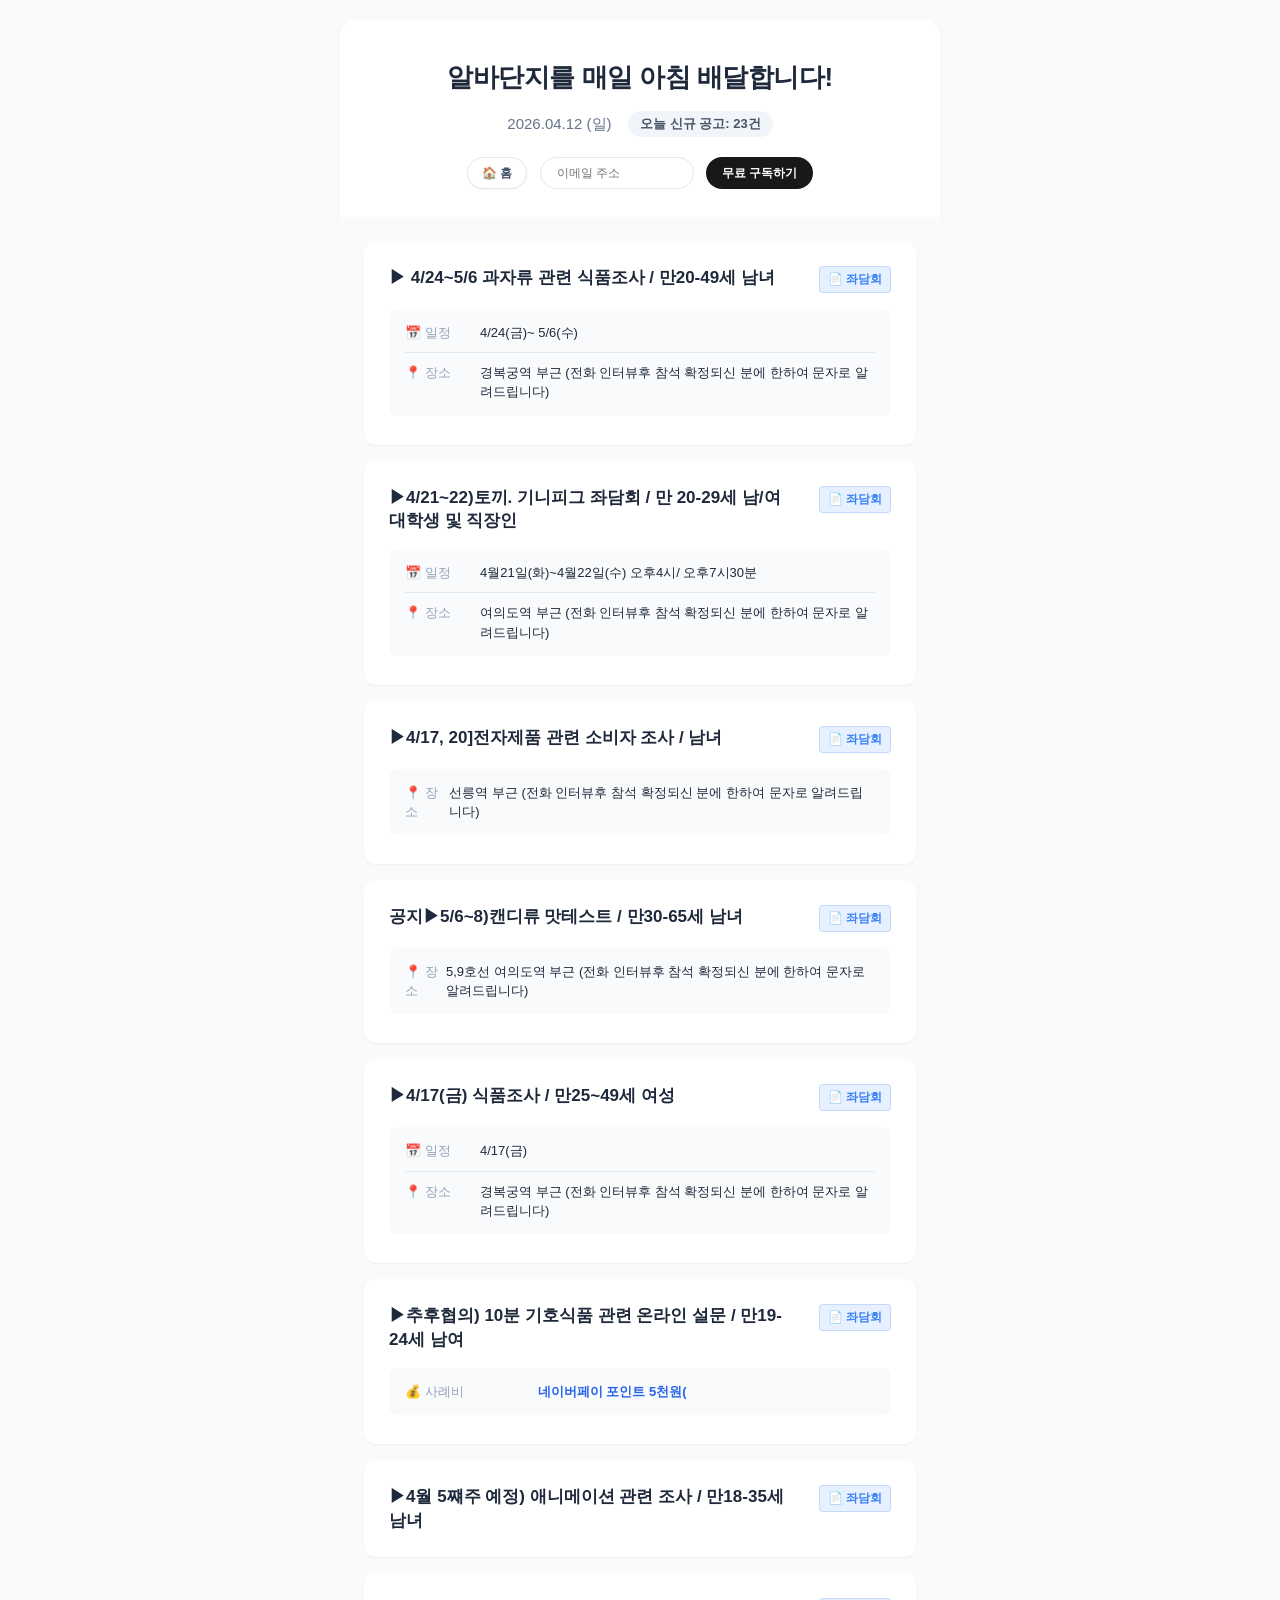
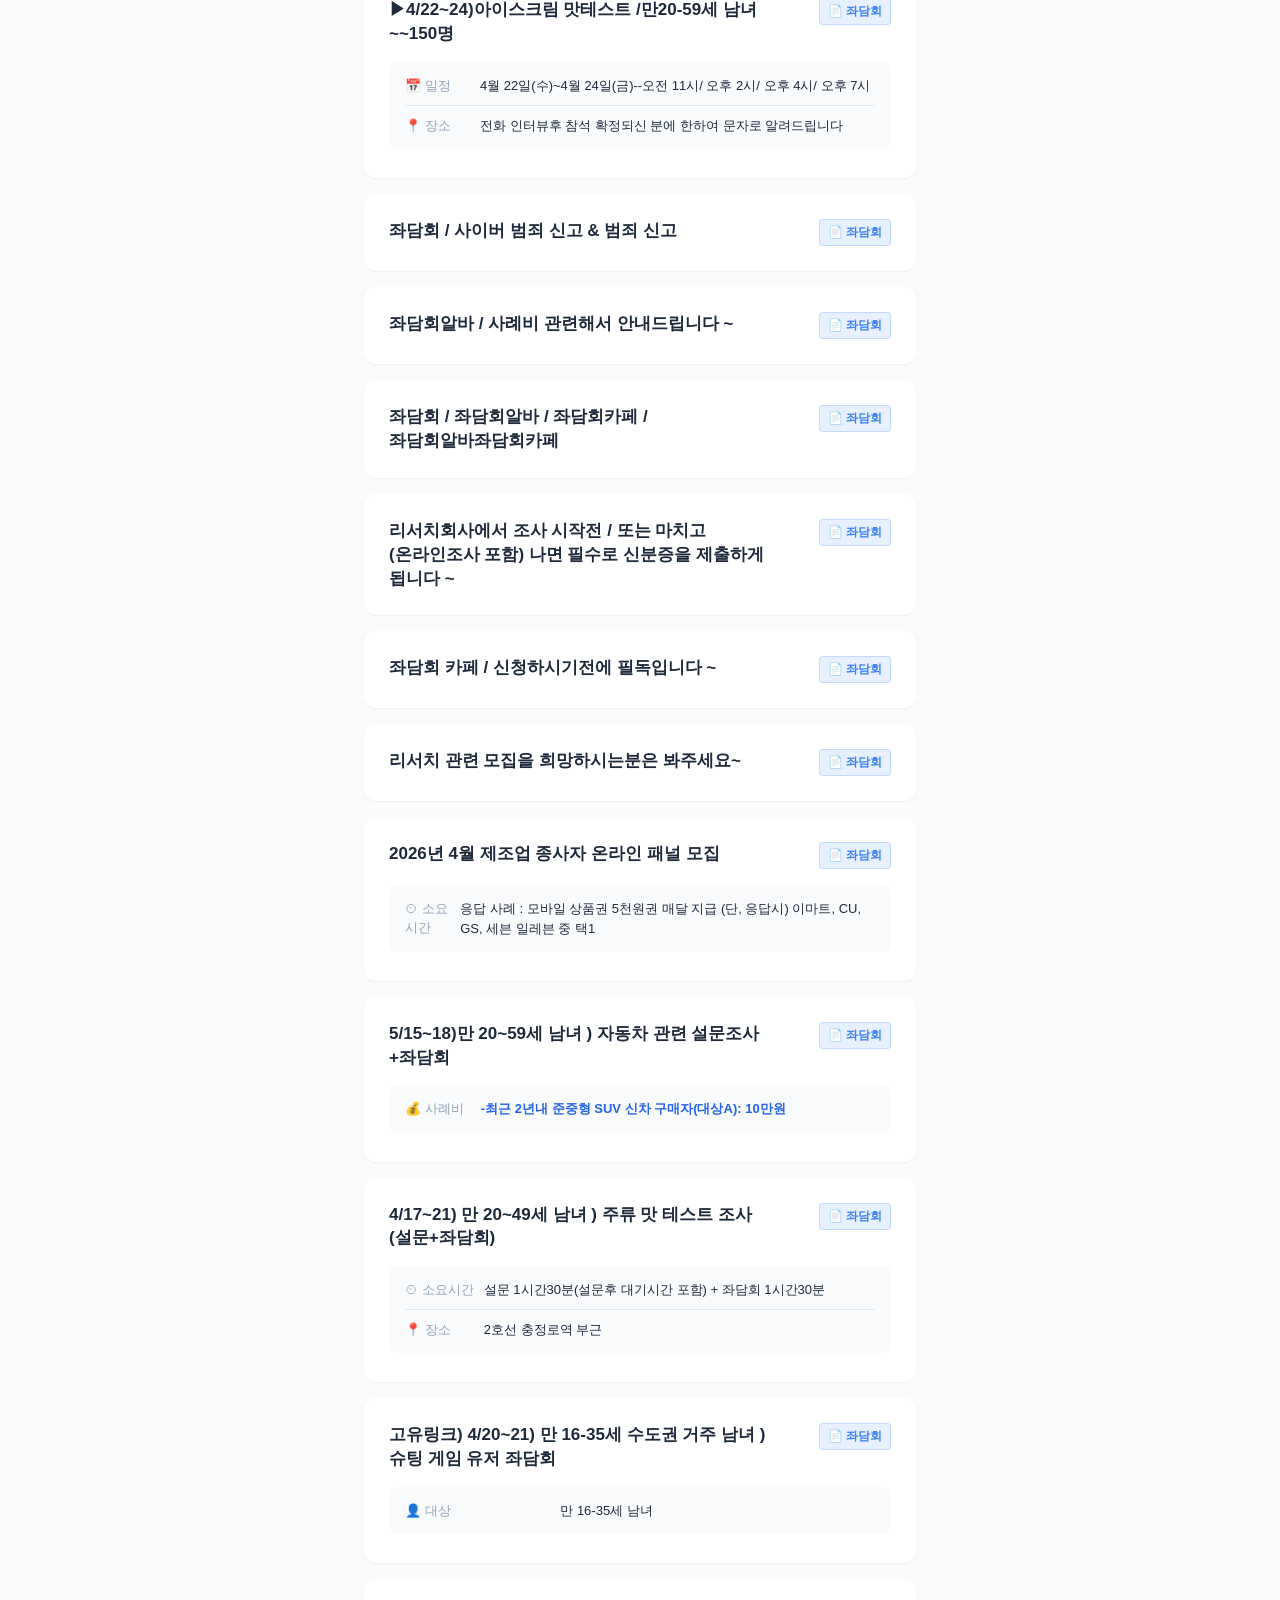
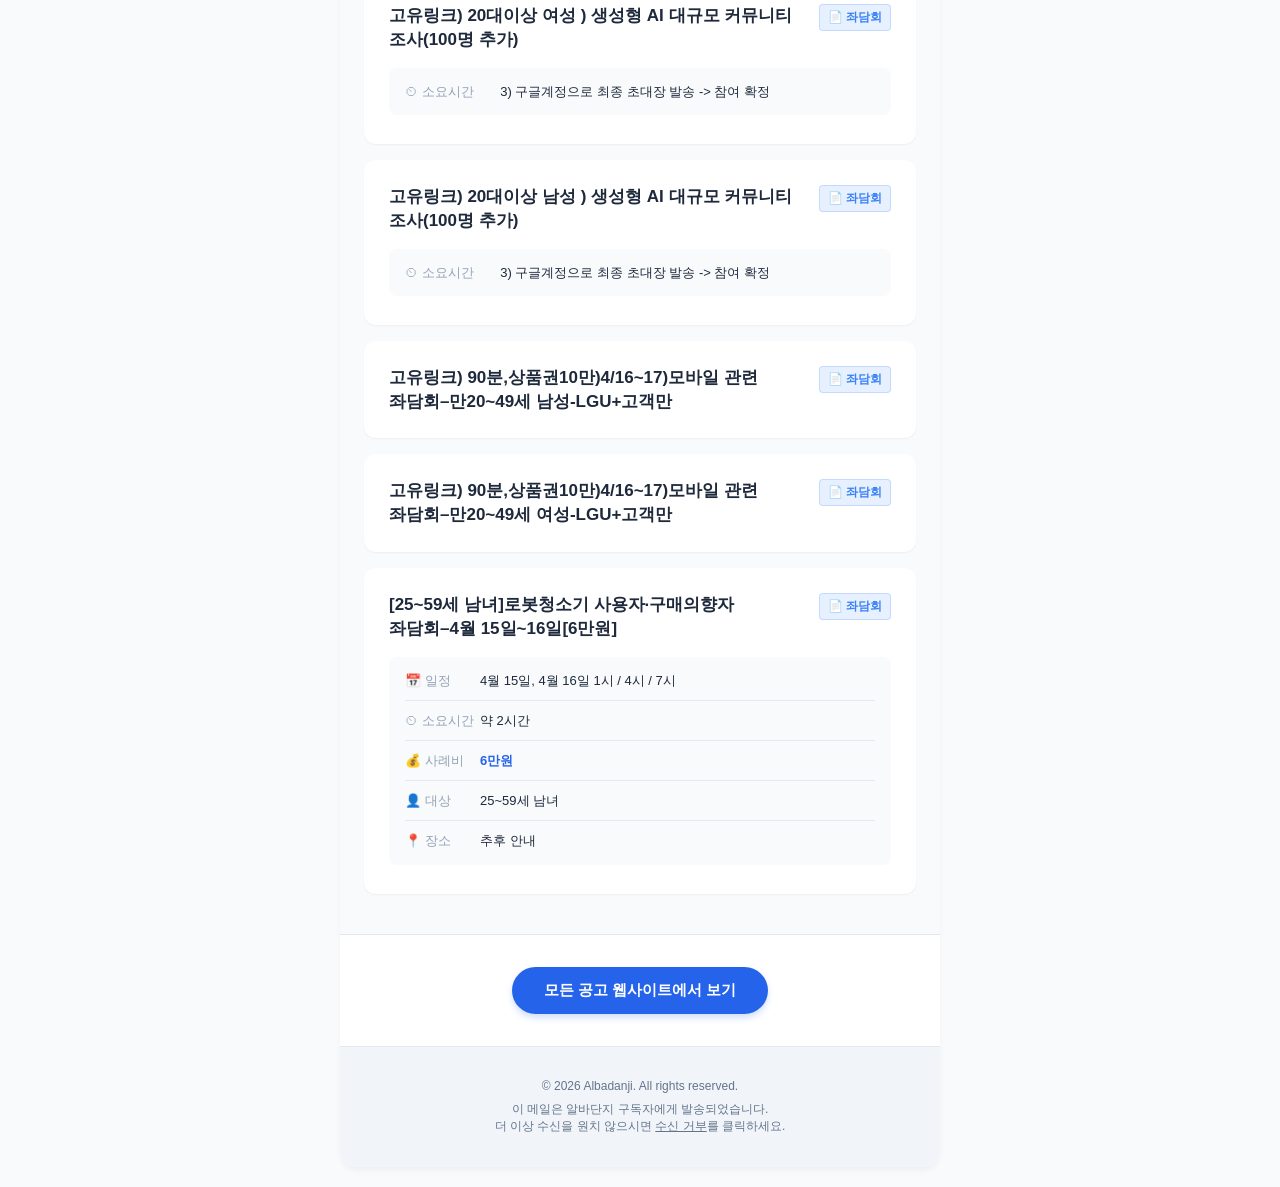
<file: newsletter-website/archives/2026-04-12.html>
<!DOCTYPE html>
<html lang="ko" xmlns:v="urn:schemas-microsoft-com:vml">
<head>
  <meta charset="UTF-8">
  <meta name="viewport" content="width=device-width, initial-scale=1.0">
  <title>알바단지 - 2026.04.12 (일)</title>
  <!--[if mso]><xml><o:OfficeDocumentSettings><o:PixelsPerInch>96</o:PixelsPerInch></o:OfficeDocumentSettings></xml><![endif]-->
  <style>
    /* Reset */
    body, table, td, p, a, h1, h2, h3 { margin: 0; padding: 0; }
    body { width: 100% !important; -webkit-text-size-adjust: 100%; -ms-text-size-adjust: 100%; }
    img { border: 0; height: auto; line-height: 100%; outline: none; text-decoration: none; }
    table { border-collapse: collapse !important; mso-table-lspace: 0pt; mso-table-rspace: 0pt; }
    
    /* Main styles */
    body {
      font-family: -apple-system, BlinkMacSystemFont, 'Segoe UI', Roboto, 'Noto Sans KR', 'Pretendard', sans-serif;
      background-color: #F8FAFC;
      color: #1E293B;
    }
    
    .email-wrapper { 
      max-width: 600px; 
      margin: 0 auto; 
      background-color: #FFFFFF; 
    }
    
    .header-section {
      background: linear-gradient(135deg, #2563EB, #3B82F6);
      padding: 40px 24px;
      text-align: center;
    }
    
    .posting-wrap {
      padding: 24px;
      background-color: #F8FAFC;
    }

    .posting-item {
      background: #FFFFFF;
      padding: 24px;
      border: 1px solid #E2E8F0;
      border-radius: 12px;
      margin-bottom: 16px;
    }
    
    .view-link {
      display: inline-block;
      margin-top: 16px;
      padding: 10px 20px;
      background: #EFF6FF;
      border: 1px solid #BFDBFE;
      border-radius: 8px;
      color: #2563EB;
      text-decoration: none;
      font-size: 14px;
      font-weight: 600;
    }
    
    .footer-section {
      padding: 32px 24px;
      text-align: center;
      background-color: #FFFFFF;
      border-top: 1px solid #E2E8F0;
      font-size: 12px;
      color: #64748B;
    }
    
    @media only screen and (max-width: 480px) {
      .email-wrapper { width: 100% !important; }
      .posting-wrap { padding: 16px !important; }
      .posting-item { padding: 16px !important; }
      .header-section { padding: 32px 16px !important; }
    }
  </style>
</head>
<body style="background-color: #F8FAFC; margin: 0; padding: 0;">
  <table role="presentation" cellspacing="0" cellpadding="0" border="0" width="100%" style="background-color: #F8FAFC;">
    <tr>
      <td align="center" style="padding: 20px 0;">
        <!--[if mso]><table role="presentation" border="0" cellspacing="0" cellpadding="0" align="center" width="600"><tr><td><![endif]-->
        <table role="presentation" cellspacing="0" cellpadding="0" border="0" width="100%" class="email-wrapper" style="max-width: 600px; background-color: #FFFFFF; border-radius: 16px; overflow: hidden; box-shadow: 0 4px 6px -1px rgba(0, 0, 0, 0.05);">
          
          <!-- Header -->
          <tr>
            <td class="header-section" style="background: #ffffff; padding: 40px 24px 20px 24px; text-align: center;">
              <h1 style="font-size: 26px; font-weight: 800; color: #1E293B; margin: 0 0 16px 0; letter-spacing: -0.5px;">
                알바단지를 매일 아침 배달합니다!
              </h1>
               <div style="text-align: center; margin-top: 8px;">
                 <span style="font-size: 15px; color: #64748B; display: inline-block; vertical-align: middle; margin-right: 12px;">2026.04.12 (일)</span>
                 <span style="display: inline-block; padding: 4px 12px; background: #F1F5F9; border-radius: 20px; font-size: 13px; color: #475569; font-weight: 600; vertical-align: middle;">오늘 신규 공고: 23건</span>
              </div>
              <div style="margin-top: 20px; text-align: center;">
                <!-- Home Button -->
                <a href="https://albadanji.com" style="display: inline-flex; align-items: center; padding: 5px 14px; background: #ffffff; color: #475569; text-decoration: none; border-radius: 20px; font-size: 12px; font-weight: 700; border: 1px solid #E2E8F0; box-shadow: 0 1px 2px rgba(0,0,0,0.05); height: 32px; box-sizing: border-box; vertical-align: middle; margin: 0 4px 8px 4px;">🏠 홈</a>
                <!-- Email Input (Pill) -->
                <div style="display: inline-flex; align-items: center; background: #ffffff; border-radius: 20px; padding: 0 14px; border: 1px solid #E2E8F0; height: 32px; box-sizing: border-box; vertical-align: middle; margin: 0 4px 8px 4px;" id="email-input-wrapper">
                  <a href="https://albadanji.com#subscribe" style="font-size: 12px; color: #94A3B8; text-decoration: none;" id="email-label">이메일 주소</a>
                </div>
                <!-- Subscribe Button (Pill) -->
                <a href="https://albadanji.com#subscribe" style="display: inline-flex; align-items: center; padding: 0 16px; background: #18181B; color: #ffffff; text-decoration: none; border-radius: 18px; font-size: 12px; font-weight: 700; height: 32px; box-sizing: border-box; vertical-align: middle; margin: 0 4px 8px 4px;" id="subscribe-btn">무료 구독하기</a>
              </div>
            </td>
          </tr>
          
          <!-- Postings Background Wrap -->
          <tr>
            <td class="posting-wrap" style="padding: 24px; background-color: #F8FAFC;">
              <!-- Container for all postings -->
              <table role="presentation" cellspacing="0" cellpadding="0" border="0" width="100%">
                
          <tr>
            <td style="padding-bottom: 16px;">
              <table role="presentation" cellspacing="0" cellpadding="0" border="0" width="100%" style="background-color: #FFFFFF; border: 1px solid #E2E8F0; border-radius: 12px; box-shadow: 0 1px 2px rgba(0,0,0,0.05); overflow: hidden; border-collapse: separate;">
                <tr>
                  <td style="padding: 0;">
                    <a href="https://cafe.naver.com/sk77lee/35123" style="display: block; padding: 24px; text-decoration: none; color: inherit;" target="_blank">
                      <table role="presentation" cellspacing="0" cellpadding="0" border="0" width="100%">
                        <tr>
                          <td style="vertical-align: top;">
                            <h3 style="font-size: 17px; font-weight: 700; color: #1E293B; margin: 0; line-height: 1.4; word-break: keep-all; text-decoration: none;">
                              ▶ 4/24~5/6 과자류 관련 식품조사 / 만20-49세 남녀
                            </h3>
                          </td>
                          <td style="vertical-align: top; text-align: right; width: 85px; padding-left: 12px;">
                            <span class="type-badge" style="display: inline-block; padding: 4px 8px; border-radius: 4px; font-size: 12px; font-weight: 700; background: rgba(59,130,246, 0.12); color: #3b82f6; white-space: nowrap; border: 1px solid rgba(59,130,246, 0.2); text-decoration: none;">
                              &#128196; 좌담회
                            </span>
                          </td>
                        </tr>
                      </table>
                      
                      
          <table role="presentation" cellspacing="0" cellpadding="0" border="0" width="100%" style="background-color: #F8FAFC; border-radius: 8px; margin-top: 16px; margin-bottom: 4px;">
            <tr>
              <td style="padding: 4px 16px;">
                <table role="presentation" cellspacing="0" cellpadding="0" border="0" width="100%">
                  
          <tr>
            <td style="padding: 10px 0; border-bottom: 1px solid #E2E8F0; width: 75px; vertical-align: top;">
              <span style="color: #94A3B8; font-size: 13px;">&#128197; 일정</span>
            </td>
            <td style="padding: 10px 0; border-bottom: 1px solid #E2E8F0; vertical-align: top;">
              <span style="color: #1E293B; font-size: 13px; line-height: 1.4;">4/24(금)~ 5/6(수)</span>
            </td>
          </tr>
          <tr>
            <td style="padding: 10px 0; border-bottom: none; vertical-align: top;">
              <span style="color: #94A3B8; font-size: 13px;">&#128205; 장소</span>
            </td>
            <td style="padding: 10px 0; border-bottom: none; vertical-align: top;">
              <span style="color: #1E293B; font-size: 13px; line-height: 1.4;">경복궁역 부근 (전화 인터뷰후 참석 확정되신 분에 한하여 문자로 알려드립니다)</span>
            </td>
          </tr>
                </table>
              </td>
            </tr>
          </table>
        
                    </a>
                  </td>
                </tr>
              </table>
            </td>
          </tr>

          <tr>
            <td style="padding-bottom: 16px;">
              <table role="presentation" cellspacing="0" cellpadding="0" border="0" width="100%" style="background-color: #FFFFFF; border: 1px solid #E2E8F0; border-radius: 12px; box-shadow: 0 1px 2px rgba(0,0,0,0.05); overflow: hidden; border-collapse: separate;">
                <tr>
                  <td style="padding: 0;">
                    <a href="https://cafe.naver.com/sk77lee/35124" style="display: block; padding: 24px; text-decoration: none; color: inherit;" target="_blank">
                      <table role="presentation" cellspacing="0" cellpadding="0" border="0" width="100%">
                        <tr>
                          <td style="vertical-align: top;">
                            <h3 style="font-size: 17px; font-weight: 700; color: #1E293B; margin: 0; line-height: 1.4; word-break: keep-all; text-decoration: none;">
                              ▶4/21~22)토끼. 기니피그 좌담회 / 만 20-29세 남/여 대학생 및 직장인
                            </h3>
                          </td>
                          <td style="vertical-align: top; text-align: right; width: 85px; padding-left: 12px;">
                            <span class="type-badge" style="display: inline-block; padding: 4px 8px; border-radius: 4px; font-size: 12px; font-weight: 700; background: rgba(59,130,246, 0.12); color: #3b82f6; white-space: nowrap; border: 1px solid rgba(59,130,246, 0.2); text-decoration: none;">
                              &#128196; 좌담회
                            </span>
                          </td>
                        </tr>
                      </table>
                      
                      
          <table role="presentation" cellspacing="0" cellpadding="0" border="0" width="100%" style="background-color: #F8FAFC; border-radius: 8px; margin-top: 16px; margin-bottom: 4px;">
            <tr>
              <td style="padding: 4px 16px;">
                <table role="presentation" cellspacing="0" cellpadding="0" border="0" width="100%">
                  
          <tr>
            <td style="padding: 10px 0; border-bottom: 1px solid #E2E8F0; width: 75px; vertical-align: top;">
              <span style="color: #94A3B8; font-size: 13px;">&#128197; 일정</span>
            </td>
            <td style="padding: 10px 0; border-bottom: 1px solid #E2E8F0; vertical-align: top;">
              <span style="color: #1E293B; font-size: 13px; line-height: 1.4;">4월21일(화)~4월22일(수) 오후4시/ 오후7시30분</span>
            </td>
          </tr>
          <tr>
            <td style="padding: 10px 0; border-bottom: none; vertical-align: top;">
              <span style="color: #94A3B8; font-size: 13px;">&#128205; 장소</span>
            </td>
            <td style="padding: 10px 0; border-bottom: none; vertical-align: top;">
              <span style="color: #1E293B; font-size: 13px; line-height: 1.4;">여의도역 부근 (전화 인터뷰후 참석 확정되신 분에 한하여 문자로 알려드립니다)</span>
            </td>
          </tr>
                </table>
              </td>
            </tr>
          </table>
        
                    </a>
                  </td>
                </tr>
              </table>
            </td>
          </tr>

          <tr>
            <td style="padding-bottom: 16px;">
              <table role="presentation" cellspacing="0" cellpadding="0" border="0" width="100%" style="background-color: #FFFFFF; border: 1px solid #E2E8F0; border-radius: 12px; box-shadow: 0 1px 2px rgba(0,0,0,0.05); overflow: hidden; border-collapse: separate;">
                <tr>
                  <td style="padding: 0;">
                    <a href="https://cafe.naver.com/sk77lee/35125" style="display: block; padding: 24px; text-decoration: none; color: inherit;" target="_blank">
                      <table role="presentation" cellspacing="0" cellpadding="0" border="0" width="100%">
                        <tr>
                          <td style="vertical-align: top;">
                            <h3 style="font-size: 17px; font-weight: 700; color: #1E293B; margin: 0; line-height: 1.4; word-break: keep-all; text-decoration: none;">
                              ▶4/17, 20]전자제품 관련 소비자 조사 / 남녀
                            </h3>
                          </td>
                          <td style="vertical-align: top; text-align: right; width: 85px; padding-left: 12px;">
                            <span class="type-badge" style="display: inline-block; padding: 4px 8px; border-radius: 4px; font-size: 12px; font-weight: 700; background: rgba(59,130,246, 0.12); color: #3b82f6; white-space: nowrap; border: 1px solid rgba(59,130,246, 0.2); text-decoration: none;">
                              &#128196; 좌담회
                            </span>
                          </td>
                        </tr>
                      </table>
                      
                      
          <table role="presentation" cellspacing="0" cellpadding="0" border="0" width="100%" style="background-color: #F8FAFC; border-radius: 8px; margin-top: 16px; margin-bottom: 4px;">
            <tr>
              <td style="padding: 4px 16px;">
                <table role="presentation" cellspacing="0" cellpadding="0" border="0" width="100%">
                  
          <tr>
            <td style="padding: 10px 0; border-bottom: none; vertical-align: top;">
              <span style="color: #94A3B8; font-size: 13px;">&#128205; 장소</span>
            </td>
            <td style="padding: 10px 0; border-bottom: none; vertical-align: top;">
              <span style="color: #1E293B; font-size: 13px; line-height: 1.4;">선릉역 부근 (전화 인터뷰후 참석 확정되신 분에 한하여 문자로 알려드립니다)</span>
            </td>
          </tr>
                </table>
              </td>
            </tr>
          </table>
        
                    </a>
                  </td>
                </tr>
              </table>
            </td>
          </tr>

          <tr>
            <td style="padding-bottom: 16px;">
              <table role="presentation" cellspacing="0" cellpadding="0" border="0" width="100%" style="background-color: #FFFFFF; border: 1px solid #E2E8F0; border-radius: 12px; box-shadow: 0 1px 2px rgba(0,0,0,0.05); overflow: hidden; border-collapse: separate;">
                <tr>
                  <td style="padding: 0;">
                    <a href="https://cafe.naver.com/sk77lee/35126" style="display: block; padding: 24px; text-decoration: none; color: inherit;" target="_blank">
                      <table role="presentation" cellspacing="0" cellpadding="0" border="0" width="100%">
                        <tr>
                          <td style="vertical-align: top;">
                            <h3 style="font-size: 17px; font-weight: 700; color: #1E293B; margin: 0; line-height: 1.4; word-break: keep-all; text-decoration: none;">
                              공지▶5/6~8)캔디류  맛테스트 / 만30-65세 남녀
                            </h3>
                          </td>
                          <td style="vertical-align: top; text-align: right; width: 85px; padding-left: 12px;">
                            <span class="type-badge" style="display: inline-block; padding: 4px 8px; border-radius: 4px; font-size: 12px; font-weight: 700; background: rgba(59,130,246, 0.12); color: #3b82f6; white-space: nowrap; border: 1px solid rgba(59,130,246, 0.2); text-decoration: none;">
                              &#128196; 좌담회
                            </span>
                          </td>
                        </tr>
                      </table>
                      
                      
          <table role="presentation" cellspacing="0" cellpadding="0" border="0" width="100%" style="background-color: #F8FAFC; border-radius: 8px; margin-top: 16px; margin-bottom: 4px;">
            <tr>
              <td style="padding: 4px 16px;">
                <table role="presentation" cellspacing="0" cellpadding="0" border="0" width="100%">
                  
          <tr>
            <td style="padding: 10px 0; border-bottom: none; vertical-align: top;">
              <span style="color: #94A3B8; font-size: 13px;">&#128205; 장소</span>
            </td>
            <td style="padding: 10px 0; border-bottom: none; vertical-align: top;">
              <span style="color: #1E293B; font-size: 13px; line-height: 1.4;">5,9호선 여의도역 부근 (전화 인터뷰후 참석 확정되신 분에 한하여 문자로 알려드립니다)</span>
            </td>
          </tr>
                </table>
              </td>
            </tr>
          </table>
        
                    </a>
                  </td>
                </tr>
              </table>
            </td>
          </tr>

          <tr>
            <td style="padding-bottom: 16px;">
              <table role="presentation" cellspacing="0" cellpadding="0" border="0" width="100%" style="background-color: #FFFFFF; border: 1px solid #E2E8F0; border-radius: 12px; box-shadow: 0 1px 2px rgba(0,0,0,0.05); overflow: hidden; border-collapse: separate;">
                <tr>
                  <td style="padding: 0;">
                    <a href="https://cafe.naver.com/sk77lee/35127" style="display: block; padding: 24px; text-decoration: none; color: inherit;" target="_blank">
                      <table role="presentation" cellspacing="0" cellpadding="0" border="0" width="100%">
                        <tr>
                          <td style="vertical-align: top;">
                            <h3 style="font-size: 17px; font-weight: 700; color: #1E293B; margin: 0; line-height: 1.4; word-break: keep-all; text-decoration: none;">
                              ▶4/17(금) 식품조사  / 만25~49세 여성
                            </h3>
                          </td>
                          <td style="vertical-align: top; text-align: right; width: 85px; padding-left: 12px;">
                            <span class="type-badge" style="display: inline-block; padding: 4px 8px; border-radius: 4px; font-size: 12px; font-weight: 700; background: rgba(59,130,246, 0.12); color: #3b82f6; white-space: nowrap; border: 1px solid rgba(59,130,246, 0.2); text-decoration: none;">
                              &#128196; 좌담회
                            </span>
                          </td>
                        </tr>
                      </table>
                      
                      
          <table role="presentation" cellspacing="0" cellpadding="0" border="0" width="100%" style="background-color: #F8FAFC; border-radius: 8px; margin-top: 16px; margin-bottom: 4px;">
            <tr>
              <td style="padding: 4px 16px;">
                <table role="presentation" cellspacing="0" cellpadding="0" border="0" width="100%">
                  
          <tr>
            <td style="padding: 10px 0; border-bottom: 1px solid #E2E8F0; width: 75px; vertical-align: top;">
              <span style="color: #94A3B8; font-size: 13px;">&#128197; 일정</span>
            </td>
            <td style="padding: 10px 0; border-bottom: 1px solid #E2E8F0; vertical-align: top;">
              <span style="color: #1E293B; font-size: 13px; line-height: 1.4;">4/17(금)</span>
            </td>
          </tr>
          <tr>
            <td style="padding: 10px 0; border-bottom: none; vertical-align: top;">
              <span style="color: #94A3B8; font-size: 13px;">&#128205; 장소</span>
            </td>
            <td style="padding: 10px 0; border-bottom: none; vertical-align: top;">
              <span style="color: #1E293B; font-size: 13px; line-height: 1.4;">경복궁역 부근 (전화 인터뷰후 참석 확정되신 분에 한하여 문자로 알려드립니다)</span>
            </td>
          </tr>
                </table>
              </td>
            </tr>
          </table>
        
                    </a>
                  </td>
                </tr>
              </table>
            </td>
          </tr>

          <tr>
            <td style="padding-bottom: 16px;">
              <table role="presentation" cellspacing="0" cellpadding="0" border="0" width="100%" style="background-color: #FFFFFF; border: 1px solid #E2E8F0; border-radius: 12px; box-shadow: 0 1px 2px rgba(0,0,0,0.05); overflow: hidden; border-collapse: separate;">
                <tr>
                  <td style="padding: 0;">
                    <a href="https://cafe.naver.com/sk77lee/35128" style="display: block; padding: 24px; text-decoration: none; color: inherit;" target="_blank">
                      <table role="presentation" cellspacing="0" cellpadding="0" border="0" width="100%">
                        <tr>
                          <td style="vertical-align: top;">
                            <h3 style="font-size: 17px; font-weight: 700; color: #1E293B; margin: 0; line-height: 1.4; word-break: keep-all; text-decoration: none;">
                              ▶추후협의) 10분 기호식품 관련 온라인 설문 / 만19-24세 남여
                            </h3>
                          </td>
                          <td style="vertical-align: top; text-align: right; width: 85px; padding-left: 12px;">
                            <span class="type-badge" style="display: inline-block; padding: 4px 8px; border-radius: 4px; font-size: 12px; font-weight: 700; background: rgba(59,130,246, 0.12); color: #3b82f6; white-space: nowrap; border: 1px solid rgba(59,130,246, 0.2); text-decoration: none;">
                              &#128196; 좌담회
                            </span>
                          </td>
                        </tr>
                      </table>
                      
                      
          <table role="presentation" cellspacing="0" cellpadding="0" border="0" width="100%" style="background-color: #F8FAFC; border-radius: 8px; margin-top: 16px; margin-bottom: 4px;">
            <tr>
              <td style="padding: 4px 16px;">
                <table role="presentation" cellspacing="0" cellpadding="0" border="0" width="100%">
                  
          <tr>
            <td style="padding: 10px 0; border-bottom: none; vertical-align: top;">
              <span style="color: #94A3B8; font-size: 13px;">&#128176; 사례비</span>
            </td>
            <td style="padding: 10px 0; border-bottom: none; vertical-align: top;">
              <span style="color: #2563EB; font-size: 13px; font-weight: 700; line-height: 1.4;">네이버페이 포인트 5천원(</span>
            </td>
          </tr>
                </table>
              </td>
            </tr>
          </table>
        
                    </a>
                  </td>
                </tr>
              </table>
            </td>
          </tr>

          <tr>
            <td style="padding-bottom: 16px;">
              <table role="presentation" cellspacing="0" cellpadding="0" border="0" width="100%" style="background-color: #FFFFFF; border: 1px solid #E2E8F0; border-radius: 12px; box-shadow: 0 1px 2px rgba(0,0,0,0.05); overflow: hidden; border-collapse: separate;">
                <tr>
                  <td style="padding: 0;">
                    <a href="https://cafe.naver.com/sk77lee/35129" style="display: block; padding: 24px; text-decoration: none; color: inherit;" target="_blank">
                      <table role="presentation" cellspacing="0" cellpadding="0" border="0" width="100%">
                        <tr>
                          <td style="vertical-align: top;">
                            <h3 style="font-size: 17px; font-weight: 700; color: #1E293B; margin: 0; line-height: 1.4; word-break: keep-all; text-decoration: none;">
                              ▶4월 5쨰주 예정) 애니메이션 관련 조사 / 만18-35세 남녀
                            </h3>
                          </td>
                          <td style="vertical-align: top; text-align: right; width: 85px; padding-left: 12px;">
                            <span class="type-badge" style="display: inline-block; padding: 4px 8px; border-radius: 4px; font-size: 12px; font-weight: 700; background: rgba(59,130,246, 0.12); color: #3b82f6; white-space: nowrap; border: 1px solid rgba(59,130,246, 0.2); text-decoration: none;">
                              &#128196; 좌담회
                            </span>
                          </td>
                        </tr>
                      </table>
                      
                      
                    </a>
                  </td>
                </tr>
              </table>
            </td>
          </tr>

          <tr>
            <td style="padding-bottom: 16px;">
              <table role="presentation" cellspacing="0" cellpadding="0" border="0" width="100%" style="background-color: #FFFFFF; border: 1px solid #E2E8F0; border-radius: 12px; box-shadow: 0 1px 2px rgba(0,0,0,0.05); overflow: hidden; border-collapse: separate;">
                <tr>
                  <td style="padding: 0;">
                    <a href="https://cafe.naver.com/sk77lee/35130" style="display: block; padding: 24px; text-decoration: none; color: inherit;" target="_blank">
                      <table role="presentation" cellspacing="0" cellpadding="0" border="0" width="100%">
                        <tr>
                          <td style="vertical-align: top;">
                            <h3 style="font-size: 17px; font-weight: 700; color: #1E293B; margin: 0; line-height: 1.4; word-break: keep-all; text-decoration: none;">
                              ▶4/22~24)아이스크림 맛테스트 /만20-59세 남녀~~150명
                            </h3>
                          </td>
                          <td style="vertical-align: top; text-align: right; width: 85px; padding-left: 12px;">
                            <span class="type-badge" style="display: inline-block; padding: 4px 8px; border-radius: 4px; font-size: 12px; font-weight: 700; background: rgba(59,130,246, 0.12); color: #3b82f6; white-space: nowrap; border: 1px solid rgba(59,130,246, 0.2); text-decoration: none;">
                              &#128196; 좌담회
                            </span>
                          </td>
                        </tr>
                      </table>
                      
                      
          <table role="presentation" cellspacing="0" cellpadding="0" border="0" width="100%" style="background-color: #F8FAFC; border-radius: 8px; margin-top: 16px; margin-bottom: 4px;">
            <tr>
              <td style="padding: 4px 16px;">
                <table role="presentation" cellspacing="0" cellpadding="0" border="0" width="100%">
                  
          <tr>
            <td style="padding: 10px 0; border-bottom: 1px solid #E2E8F0; width: 75px; vertical-align: top;">
              <span style="color: #94A3B8; font-size: 13px;">&#128197; 일정</span>
            </td>
            <td style="padding: 10px 0; border-bottom: 1px solid #E2E8F0; vertical-align: top;">
              <span style="color: #1E293B; font-size: 13px; line-height: 1.4;">4월 22일(수)~4월 24일(금)--오전 11시/ 오후 2시/ 오후 4시/ 오후 7시</span>
            </td>
          </tr>
          <tr>
            <td style="padding: 10px 0; border-bottom: none; vertical-align: top;">
              <span style="color: #94A3B8; font-size: 13px;">&#128205; 장소</span>
            </td>
            <td style="padding: 10px 0; border-bottom: none; vertical-align: top;">
              <span style="color: #1E293B; font-size: 13px; line-height: 1.4;">전화 인터뷰후 참석 확정되신 분에 한하여 문자로 알려드립니다</span>
            </td>
          </tr>
                </table>
              </td>
            </tr>
          </table>
        
                    </a>
                  </td>
                </tr>
              </table>
            </td>
          </tr>

          <tr>
            <td style="padding-bottom: 16px;">
              <table role="presentation" cellspacing="0" cellpadding="0" border="0" width="100%" style="background-color: #FFFFFF; border: 1px solid #E2E8F0; border-radius: 12px; box-shadow: 0 1px 2px rgba(0,0,0,0.05); overflow: hidden; border-collapse: separate;">
                <tr>
                  <td style="padding: 0;">
                    <a href="https://cafe.naver.com/togetheralba/124141" style="display: block; padding: 24px; text-decoration: none; color: inherit;" target="_blank">
                      <table role="presentation" cellspacing="0" cellpadding="0" border="0" width="100%">
                        <tr>
                          <td style="vertical-align: top;">
                            <h3 style="font-size: 17px; font-weight: 700; color: #1E293B; margin: 0; line-height: 1.4; word-break: keep-all; text-decoration: none;">
                              좌담회 / 사이버 범죄 신고 & 범죄 신고
                            </h3>
                          </td>
                          <td style="vertical-align: top; text-align: right; width: 85px; padding-left: 12px;">
                            <span class="type-badge" style="display: inline-block; padding: 4px 8px; border-radius: 4px; font-size: 12px; font-weight: 700; background: rgba(59,130,246, 0.12); color: #3b82f6; white-space: nowrap; border: 1px solid rgba(59,130,246, 0.2); text-decoration: none;">
                              &#128196; 좌담회
                            </span>
                          </td>
                        </tr>
                      </table>
                      
                      
                    </a>
                  </td>
                </tr>
              </table>
            </td>
          </tr>

          <tr>
            <td style="padding-bottom: 16px;">
              <table role="presentation" cellspacing="0" cellpadding="0" border="0" width="100%" style="background-color: #FFFFFF; border: 1px solid #E2E8F0; border-radius: 12px; box-shadow: 0 1px 2px rgba(0,0,0,0.05); overflow: hidden; border-collapse: separate;">
                <tr>
                  <td style="padding: 0;">
                    <a href="https://cafe.naver.com/togetheralba/124142" style="display: block; padding: 24px; text-decoration: none; color: inherit;" target="_blank">
                      <table role="presentation" cellspacing="0" cellpadding="0" border="0" width="100%">
                        <tr>
                          <td style="vertical-align: top;">
                            <h3 style="font-size: 17px; font-weight: 700; color: #1E293B; margin: 0; line-height: 1.4; word-break: keep-all; text-decoration: none;">
                              좌담회알바 / 사례비 관련해서 안내드립니다 ~
                            </h3>
                          </td>
                          <td style="vertical-align: top; text-align: right; width: 85px; padding-left: 12px;">
                            <span class="type-badge" style="display: inline-block; padding: 4px 8px; border-radius: 4px; font-size: 12px; font-weight: 700; background: rgba(59,130,246, 0.12); color: #3b82f6; white-space: nowrap; border: 1px solid rgba(59,130,246, 0.2); text-decoration: none;">
                              &#128196; 좌담회
                            </span>
                          </td>
                        </tr>
                      </table>
                      
                      
                    </a>
                  </td>
                </tr>
              </table>
            </td>
          </tr>

          <tr>
            <td style="padding-bottom: 16px;">
              <table role="presentation" cellspacing="0" cellpadding="0" border="0" width="100%" style="background-color: #FFFFFF; border: 1px solid #E2E8F0; border-radius: 12px; box-shadow: 0 1px 2px rgba(0,0,0,0.05); overflow: hidden; border-collapse: separate;">
                <tr>
                  <td style="padding: 0;">
                    <a href="https://cafe.naver.com/togetheralba/124143" style="display: block; padding: 24px; text-decoration: none; color: inherit;" target="_blank">
                      <table role="presentation" cellspacing="0" cellpadding="0" border="0" width="100%">
                        <tr>
                          <td style="vertical-align: top;">
                            <h3 style="font-size: 17px; font-weight: 700; color: #1E293B; margin: 0; line-height: 1.4; word-break: keep-all; text-decoration: none;">
                              좌담회 / 좌담회알바 / 좌담회카페 / 좌담회알바좌담회카페
                            </h3>
                          </td>
                          <td style="vertical-align: top; text-align: right; width: 85px; padding-left: 12px;">
                            <span class="type-badge" style="display: inline-block; padding: 4px 8px; border-radius: 4px; font-size: 12px; font-weight: 700; background: rgba(59,130,246, 0.12); color: #3b82f6; white-space: nowrap; border: 1px solid rgba(59,130,246, 0.2); text-decoration: none;">
                              &#128196; 좌담회
                            </span>
                          </td>
                        </tr>
                      </table>
                      
                      
                    </a>
                  </td>
                </tr>
              </table>
            </td>
          </tr>

          <tr>
            <td style="padding-bottom: 16px;">
              <table role="presentation" cellspacing="0" cellpadding="0" border="0" width="100%" style="background-color: #FFFFFF; border: 1px solid #E2E8F0; border-radius: 12px; box-shadow: 0 1px 2px rgba(0,0,0,0.05); overflow: hidden; border-collapse: separate;">
                <tr>
                  <td style="padding: 0;">
                    <a href="https://cafe.naver.com/togetheralba/124144" style="display: block; padding: 24px; text-decoration: none; color: inherit;" target="_blank">
                      <table role="presentation" cellspacing="0" cellpadding="0" border="0" width="100%">
                        <tr>
                          <td style="vertical-align: top;">
                            <h3 style="font-size: 17px; font-weight: 700; color: #1E293B; margin: 0; line-height: 1.4; word-break: keep-all; text-decoration: none;">
                              리서치회사에서 조사 시작전 / 또는 마치고(온라인조사 포함) 나면 필수로 신분증을 제출하게 됩니다 ~
                            </h3>
                          </td>
                          <td style="vertical-align: top; text-align: right; width: 85px; padding-left: 12px;">
                            <span class="type-badge" style="display: inline-block; padding: 4px 8px; border-radius: 4px; font-size: 12px; font-weight: 700; background: rgba(59,130,246, 0.12); color: #3b82f6; white-space: nowrap; border: 1px solid rgba(59,130,246, 0.2); text-decoration: none;">
                              &#128196; 좌담회
                            </span>
                          </td>
                        </tr>
                      </table>
                      
                      
                    </a>
                  </td>
                </tr>
              </table>
            </td>
          </tr>

          <tr>
            <td style="padding-bottom: 16px;">
              <table role="presentation" cellspacing="0" cellpadding="0" border="0" width="100%" style="background-color: #FFFFFF; border: 1px solid #E2E8F0; border-radius: 12px; box-shadow: 0 1px 2px rgba(0,0,0,0.05); overflow: hidden; border-collapse: separate;">
                <tr>
                  <td style="padding: 0;">
                    <a href="https://cafe.naver.com/togetheralba/124145" style="display: block; padding: 24px; text-decoration: none; color: inherit;" target="_blank">
                      <table role="presentation" cellspacing="0" cellpadding="0" border="0" width="100%">
                        <tr>
                          <td style="vertical-align: top;">
                            <h3 style="font-size: 17px; font-weight: 700; color: #1E293B; margin: 0; line-height: 1.4; word-break: keep-all; text-decoration: none;">
                              좌담회 카페 / 신청하시기전에 필독입니다 ~
                            </h3>
                          </td>
                          <td style="vertical-align: top; text-align: right; width: 85px; padding-left: 12px;">
                            <span class="type-badge" style="display: inline-block; padding: 4px 8px; border-radius: 4px; font-size: 12px; font-weight: 700; background: rgba(59,130,246, 0.12); color: #3b82f6; white-space: nowrap; border: 1px solid rgba(59,130,246, 0.2); text-decoration: none;">
                              &#128196; 좌담회
                            </span>
                          </td>
                        </tr>
                      </table>
                      
                      
                    </a>
                  </td>
                </tr>
              </table>
            </td>
          </tr>

          <tr>
            <td style="padding-bottom: 16px;">
              <table role="presentation" cellspacing="0" cellpadding="0" border="0" width="100%" style="background-color: #FFFFFF; border: 1px solid #E2E8F0; border-radius: 12px; box-shadow: 0 1px 2px rgba(0,0,0,0.05); overflow: hidden; border-collapse: separate;">
                <tr>
                  <td style="padding: 0;">
                    <a href="https://cafe.naver.com/togetheralba/124146" style="display: block; padding: 24px; text-decoration: none; color: inherit;" target="_blank">
                      <table role="presentation" cellspacing="0" cellpadding="0" border="0" width="100%">
                        <tr>
                          <td style="vertical-align: top;">
                            <h3 style="font-size: 17px; font-weight: 700; color: #1E293B; margin: 0; line-height: 1.4; word-break: keep-all; text-decoration: none;">
                              리서치 관련 모집을 희망하시는분은 봐주세요~
                            </h3>
                          </td>
                          <td style="vertical-align: top; text-align: right; width: 85px; padding-left: 12px;">
                            <span class="type-badge" style="display: inline-block; padding: 4px 8px; border-radius: 4px; font-size: 12px; font-weight: 700; background: rgba(59,130,246, 0.12); color: #3b82f6; white-space: nowrap; border: 1px solid rgba(59,130,246, 0.2); text-decoration: none;">
                              &#128196; 좌담회
                            </span>
                          </td>
                        </tr>
                      </table>
                      
                      
                    </a>
                  </td>
                </tr>
              </table>
            </td>
          </tr>

          <tr>
            <td style="padding-bottom: 16px;">
              <table role="presentation" cellspacing="0" cellpadding="0" border="0" width="100%" style="background-color: #FFFFFF; border: 1px solid #E2E8F0; border-radius: 12px; box-shadow: 0 1px 2px rgba(0,0,0,0.05); overflow: hidden; border-collapse: separate;">
                <tr>
                  <td style="padding: 0;">
                    <a href="https://cafe.naver.com/togetheralba/124147" style="display: block; padding: 24px; text-decoration: none; color: inherit;" target="_blank">
                      <table role="presentation" cellspacing="0" cellpadding="0" border="0" width="100%">
                        <tr>
                          <td style="vertical-align: top;">
                            <h3 style="font-size: 17px; font-weight: 700; color: #1E293B; margin: 0; line-height: 1.4; word-break: keep-all; text-decoration: none;">
                              2026년 4월 제조업 종사자 온라인 패널 모집
                            </h3>
                          </td>
                          <td style="vertical-align: top; text-align: right; width: 85px; padding-left: 12px;">
                            <span class="type-badge" style="display: inline-block; padding: 4px 8px; border-radius: 4px; font-size: 12px; font-weight: 700; background: rgba(59,130,246, 0.12); color: #3b82f6; white-space: nowrap; border: 1px solid rgba(59,130,246, 0.2); text-decoration: none;">
                              &#128196; 좌담회
                            </span>
                          </td>
                        </tr>
                      </table>
                      
                      
          <table role="presentation" cellspacing="0" cellpadding="0" border="0" width="100%" style="background-color: #F8FAFC; border-radius: 8px; margin-top: 16px; margin-bottom: 4px;">
            <tr>
              <td style="padding: 4px 16px;">
                <table role="presentation" cellspacing="0" cellpadding="0" border="0" width="100%">
                  
          <tr>
            <td style="padding: 10px 0; border-bottom: none; vertical-align: top;">
              <span style="color: #94A3B8; font-size: 13px;">&#9202; 소요시간</span>
            </td>
            <td style="padding: 10px 0; border-bottom: none; vertical-align: top;">
              <span style="color: #1E293B; font-size: 13px; line-height: 1.4;">응답 사례 : 모바일 상품권 5천원권 매달 지급 (단, 응답시) 이마트, CU, GS, 세븐 일레븐 중 택1</span>
            </td>
          </tr>
                </table>
              </td>
            </tr>
          </table>
        
                    </a>
                  </td>
                </tr>
              </table>
            </td>
          </tr>

          <tr>
            <td style="padding-bottom: 16px;">
              <table role="presentation" cellspacing="0" cellpadding="0" border="0" width="100%" style="background-color: #FFFFFF; border: 1px solid #E2E8F0; border-radius: 12px; box-shadow: 0 1px 2px rgba(0,0,0,0.05); overflow: hidden; border-collapse: separate;">
                <tr>
                  <td style="padding: 0;">
                    <a href="https://cafe.naver.com/togetheralba/124148" style="display: block; padding: 24px; text-decoration: none; color: inherit;" target="_blank">
                      <table role="presentation" cellspacing="0" cellpadding="0" border="0" width="100%">
                        <tr>
                          <td style="vertical-align: top;">
                            <h3 style="font-size: 17px; font-weight: 700; color: #1E293B; margin: 0; line-height: 1.4; word-break: keep-all; text-decoration: none;">
                              5/15~18)만 20~59세 남녀 ) 자동차 관련 설문조사+좌담회
                            </h3>
                          </td>
                          <td style="vertical-align: top; text-align: right; width: 85px; padding-left: 12px;">
                            <span class="type-badge" style="display: inline-block; padding: 4px 8px; border-radius: 4px; font-size: 12px; font-weight: 700; background: rgba(59,130,246, 0.12); color: #3b82f6; white-space: nowrap; border: 1px solid rgba(59,130,246, 0.2); text-decoration: none;">
                              &#128196; 좌담회
                            </span>
                          </td>
                        </tr>
                      </table>
                      
                      
          <table role="presentation" cellspacing="0" cellpadding="0" border="0" width="100%" style="background-color: #F8FAFC; border-radius: 8px; margin-top: 16px; margin-bottom: 4px;">
            <tr>
              <td style="padding: 4px 16px;">
                <table role="presentation" cellspacing="0" cellpadding="0" border="0" width="100%">
                  
          <tr>
            <td style="padding: 10px 0; border-bottom: none; vertical-align: top;">
              <span style="color: #94A3B8; font-size: 13px;">&#128176; 사례비</span>
            </td>
            <td style="padding: 10px 0; border-bottom: none; vertical-align: top;">
              <span style="color: #2563EB; font-size: 13px; font-weight: 700; line-height: 1.4;">-최근 2년내 준중형 SUV 신차 구매자(대상A): 10만원</span>
            </td>
          </tr>
                </table>
              </td>
            </tr>
          </table>
        
                    </a>
                  </td>
                </tr>
              </table>
            </td>
          </tr>

          <tr>
            <td style="padding-bottom: 16px;">
              <table role="presentation" cellspacing="0" cellpadding="0" border="0" width="100%" style="background-color: #FFFFFF; border: 1px solid #E2E8F0; border-radius: 12px; box-shadow: 0 1px 2px rgba(0,0,0,0.05); overflow: hidden; border-collapse: separate;">
                <tr>
                  <td style="padding: 0;">
                    <a href="https://cafe.naver.com/togetheralba/124149" style="display: block; padding: 24px; text-decoration: none; color: inherit;" target="_blank">
                      <table role="presentation" cellspacing="0" cellpadding="0" border="0" width="100%">
                        <tr>
                          <td style="vertical-align: top;">
                            <h3 style="font-size: 17px; font-weight: 700; color: #1E293B; margin: 0; line-height: 1.4; word-break: keep-all; text-decoration: none;">
                              4/17~21) 만 20~49세 남녀 ) 주류 맛 테스트 조사 (설문+좌담회)
                            </h3>
                          </td>
                          <td style="vertical-align: top; text-align: right; width: 85px; padding-left: 12px;">
                            <span class="type-badge" style="display: inline-block; padding: 4px 8px; border-radius: 4px; font-size: 12px; font-weight: 700; background: rgba(59,130,246, 0.12); color: #3b82f6; white-space: nowrap; border: 1px solid rgba(59,130,246, 0.2); text-decoration: none;">
                              &#128196; 좌담회
                            </span>
                          </td>
                        </tr>
                      </table>
                      
                      
          <table role="presentation" cellspacing="0" cellpadding="0" border="0" width="100%" style="background-color: #F8FAFC; border-radius: 8px; margin-top: 16px; margin-bottom: 4px;">
            <tr>
              <td style="padding: 4px 16px;">
                <table role="presentation" cellspacing="0" cellpadding="0" border="0" width="100%">
                  
          <tr>
            <td style="padding: 10px 0; border-bottom: 1px solid #E2E8F0; vertical-align: top;">
              <span style="color: #94A3B8; font-size: 13px;">&#9202; 소요시간</span>
            </td>
            <td style="padding: 10px 0; border-bottom: 1px solid #E2E8F0; vertical-align: top;">
              <span style="color: #1E293B; font-size: 13px; line-height: 1.4;">설문 1시간30분(설문후 대기시간 포함) + 좌담회 1시간30분</span>
            </td>
          </tr>
          <tr>
            <td style="padding: 10px 0; border-bottom: none; vertical-align: top;">
              <span style="color: #94A3B8; font-size: 13px;">&#128205; 장소</span>
            </td>
            <td style="padding: 10px 0; border-bottom: none; vertical-align: top;">
              <span style="color: #1E293B; font-size: 13px; line-height: 1.4;">2호선 충정로역 부근</span>
            </td>
          </tr>
                </table>
              </td>
            </tr>
          </table>
        
                    </a>
                  </td>
                </tr>
              </table>
            </td>
          </tr>

          <tr>
            <td style="padding-bottom: 16px;">
              <table role="presentation" cellspacing="0" cellpadding="0" border="0" width="100%" style="background-color: #FFFFFF; border: 1px solid #E2E8F0; border-radius: 12px; box-shadow: 0 1px 2px rgba(0,0,0,0.05); overflow: hidden; border-collapse: separate;">
                <tr>
                  <td style="padding: 0;">
                    <a href="https://cafe.naver.com/togetheralba/124150" style="display: block; padding: 24px; text-decoration: none; color: inherit;" target="_blank">
                      <table role="presentation" cellspacing="0" cellpadding="0" border="0" width="100%">
                        <tr>
                          <td style="vertical-align: top;">
                            <h3 style="font-size: 17px; font-weight: 700; color: #1E293B; margin: 0; line-height: 1.4; word-break: keep-all; text-decoration: none;">
                              고유링크) 4/20~21) 만 16-35세 수도권 거주 남녀 )슈팅 게임 유저 좌담회
                            </h3>
                          </td>
                          <td style="vertical-align: top; text-align: right; width: 85px; padding-left: 12px;">
                            <span class="type-badge" style="display: inline-block; padding: 4px 8px; border-radius: 4px; font-size: 12px; font-weight: 700; background: rgba(59,130,246, 0.12); color: #3b82f6; white-space: nowrap; border: 1px solid rgba(59,130,246, 0.2); text-decoration: none;">
                              &#128196; 좌담회
                            </span>
                          </td>
                        </tr>
                      </table>
                      
                      
          <table role="presentation" cellspacing="0" cellpadding="0" border="0" width="100%" style="background-color: #F8FAFC; border-radius: 8px; margin-top: 16px; margin-bottom: 4px;">
            <tr>
              <td style="padding: 4px 16px;">
                <table role="presentation" cellspacing="0" cellpadding="0" border="0" width="100%">
                  
          <tr>
            <td style="padding: 10px 0; border-bottom: none; vertical-align: top;">
              <span style="color: #94A3B8; font-size: 13px;">&#128100; 대상</span>
            </td>
            <td style="padding: 10px 0; border-bottom: none; vertical-align: top;">
              <span style="color: #1E293B; font-size: 13px; line-height: 1.4;">만 16-35세 남녀</span>
            </td>
          </tr>
                </table>
              </td>
            </tr>
          </table>
        
                    </a>
                  </td>
                </tr>
              </table>
            </td>
          </tr>

          <tr>
            <td style="padding-bottom: 16px;">
              <table role="presentation" cellspacing="0" cellpadding="0" border="0" width="100%" style="background-color: #FFFFFF; border: 1px solid #E2E8F0; border-radius: 12px; box-shadow: 0 1px 2px rgba(0,0,0,0.05); overflow: hidden; border-collapse: separate;">
                <tr>
                  <td style="padding: 0;">
                    <a href="https://cafe.naver.com/togetheralba/124151" style="display: block; padding: 24px; text-decoration: none; color: inherit;" target="_blank">
                      <table role="presentation" cellspacing="0" cellpadding="0" border="0" width="100%">
                        <tr>
                          <td style="vertical-align: top;">
                            <h3 style="font-size: 17px; font-weight: 700; color: #1E293B; margin: 0; line-height: 1.4; word-break: keep-all; text-decoration: none;">
                              고유링크) 20대이상 여성 ) 생성형 AI 대규모 커뮤니티 조사(100명 추가)
                            </h3>
                          </td>
                          <td style="vertical-align: top; text-align: right; width: 85px; padding-left: 12px;">
                            <span class="type-badge" style="display: inline-block; padding: 4px 8px; border-radius: 4px; font-size: 12px; font-weight: 700; background: rgba(59,130,246, 0.12); color: #3b82f6; white-space: nowrap; border: 1px solid rgba(59,130,246, 0.2); text-decoration: none;">
                              &#128196; 좌담회
                            </span>
                          </td>
                        </tr>
                      </table>
                      
                      
          <table role="presentation" cellspacing="0" cellpadding="0" border="0" width="100%" style="background-color: #F8FAFC; border-radius: 8px; margin-top: 16px; margin-bottom: 4px;">
            <tr>
              <td style="padding: 4px 16px;">
                <table role="presentation" cellspacing="0" cellpadding="0" border="0" width="100%">
                  
          <tr>
            <td style="padding: 10px 0; border-bottom: none; vertical-align: top;">
              <span style="color: #94A3B8; font-size: 13px;">&#9202; 소요시간</span>
            </td>
            <td style="padding: 10px 0; border-bottom: none; vertical-align: top;">
              <span style="color: #1E293B; font-size: 13px; line-height: 1.4;">3) 구글계정으로 최종 초대장 발송 -> 참여 확정</span>
            </td>
          </tr>
                </table>
              </td>
            </tr>
          </table>
        
                    </a>
                  </td>
                </tr>
              </table>
            </td>
          </tr>

          <tr>
            <td style="padding-bottom: 16px;">
              <table role="presentation" cellspacing="0" cellpadding="0" border="0" width="100%" style="background-color: #FFFFFF; border: 1px solid #E2E8F0; border-radius: 12px; box-shadow: 0 1px 2px rgba(0,0,0,0.05); overflow: hidden; border-collapse: separate;">
                <tr>
                  <td style="padding: 0;">
                    <a href="https://cafe.naver.com/togetheralba/124152" style="display: block; padding: 24px; text-decoration: none; color: inherit;" target="_blank">
                      <table role="presentation" cellspacing="0" cellpadding="0" border="0" width="100%">
                        <tr>
                          <td style="vertical-align: top;">
                            <h3 style="font-size: 17px; font-weight: 700; color: #1E293B; margin: 0; line-height: 1.4; word-break: keep-all; text-decoration: none;">
                              고유링크) 20대이상 남성 ) 생성형 AI 대규모 커뮤니티 조사(100명 추가)
                            </h3>
                          </td>
                          <td style="vertical-align: top; text-align: right; width: 85px; padding-left: 12px;">
                            <span class="type-badge" style="display: inline-block; padding: 4px 8px; border-radius: 4px; font-size: 12px; font-weight: 700; background: rgba(59,130,246, 0.12); color: #3b82f6; white-space: nowrap; border: 1px solid rgba(59,130,246, 0.2); text-decoration: none;">
                              &#128196; 좌담회
                            </span>
                          </td>
                        </tr>
                      </table>
                      
                      
          <table role="presentation" cellspacing="0" cellpadding="0" border="0" width="100%" style="background-color: #F8FAFC; border-radius: 8px; margin-top: 16px; margin-bottom: 4px;">
            <tr>
              <td style="padding: 4px 16px;">
                <table role="presentation" cellspacing="0" cellpadding="0" border="0" width="100%">
                  
          <tr>
            <td style="padding: 10px 0; border-bottom: none; vertical-align: top;">
              <span style="color: #94A3B8; font-size: 13px;">&#9202; 소요시간</span>
            </td>
            <td style="padding: 10px 0; border-bottom: none; vertical-align: top;">
              <span style="color: #1E293B; font-size: 13px; line-height: 1.4;">3) 구글계정으로 최종 초대장 발송 -> 참여 확정</span>
            </td>
          </tr>
                </table>
              </td>
            </tr>
          </table>
        
                    </a>
                  </td>
                </tr>
              </table>
            </td>
          </tr>

          <tr>
            <td style="padding-bottom: 16px;">
              <table role="presentation" cellspacing="0" cellpadding="0" border="0" width="100%" style="background-color: #FFFFFF; border: 1px solid #E2E8F0; border-radius: 12px; box-shadow: 0 1px 2px rgba(0,0,0,0.05); overflow: hidden; border-collapse: separate;">
                <tr>
                  <td style="padding: 0;">
                    <a href="https://cafe.naver.com/togetheralba/124153" style="display: block; padding: 24px; text-decoration: none; color: inherit;" target="_blank">
                      <table role="presentation" cellspacing="0" cellpadding="0" border="0" width="100%">
                        <tr>
                          <td style="vertical-align: top;">
                            <h3 style="font-size: 17px; font-weight: 700; color: #1E293B; margin: 0; line-height: 1.4; word-break: keep-all; text-decoration: none;">
                              고유링크) 90분,상품권10만)4/16~17)모바일 관련 좌담회–만20~49세 남성-LGU+고객만
                            </h3>
                          </td>
                          <td style="vertical-align: top; text-align: right; width: 85px; padding-left: 12px;">
                            <span class="type-badge" style="display: inline-block; padding: 4px 8px; border-radius: 4px; font-size: 12px; font-weight: 700; background: rgba(59,130,246, 0.12); color: #3b82f6; white-space: nowrap; border: 1px solid rgba(59,130,246, 0.2); text-decoration: none;">
                              &#128196; 좌담회
                            </span>
                          </td>
                        </tr>
                      </table>
                      
                      
                    </a>
                  </td>
                </tr>
              </table>
            </td>
          </tr>

          <tr>
            <td style="padding-bottom: 16px;">
              <table role="presentation" cellspacing="0" cellpadding="0" border="0" width="100%" style="background-color: #FFFFFF; border: 1px solid #E2E8F0; border-radius: 12px; box-shadow: 0 1px 2px rgba(0,0,0,0.05); overflow: hidden; border-collapse: separate;">
                <tr>
                  <td style="padding: 0;">
                    <a href="https://cafe.naver.com/togetheralba/124154" style="display: block; padding: 24px; text-decoration: none; color: inherit;" target="_blank">
                      <table role="presentation" cellspacing="0" cellpadding="0" border="0" width="100%">
                        <tr>
                          <td style="vertical-align: top;">
                            <h3 style="font-size: 17px; font-weight: 700; color: #1E293B; margin: 0; line-height: 1.4; word-break: keep-all; text-decoration: none;">
                              고유링크) 90분,상품권10만)4/16~17)모바일 관련 좌담회–만20~49세 여성-LGU+고객만
                            </h3>
                          </td>
                          <td style="vertical-align: top; text-align: right; width: 85px; padding-left: 12px;">
                            <span class="type-badge" style="display: inline-block; padding: 4px 8px; border-radius: 4px; font-size: 12px; font-weight: 700; background: rgba(59,130,246, 0.12); color: #3b82f6; white-space: nowrap; border: 1px solid rgba(59,130,246, 0.2); text-decoration: none;">
                              &#128196; 좌담회
                            </span>
                          </td>
                        </tr>
                      </table>
                      
                      
                    </a>
                  </td>
                </tr>
              </table>
            </td>
          </tr>

          <tr>
            <td style="padding-bottom: 16px;">
              <table role="presentation" cellspacing="0" cellpadding="0" border="0" width="100%" style="background-color: #FFFFFF; border: 1px solid #E2E8F0; border-radius: 12px; box-shadow: 0 1px 2px rgba(0,0,0,0.05); overflow: hidden; border-collapse: separate;">
                <tr>
                  <td style="padding: 0;">
                    <a href="http://researchi.co.kr/24812" style="display: block; padding: 24px; text-decoration: none; color: inherit;" target="_blank">
                      <table role="presentation" cellspacing="0" cellpadding="0" border="0" width="100%">
                        <tr>
                          <td style="vertical-align: top;">
                            <h3 style="font-size: 17px; font-weight: 700; color: #1E293B; margin: 0; line-height: 1.4; word-break: keep-all; text-decoration: none;">
                              [25~59세 남녀]로봇청소기 사용자·구매의향자 좌담회–4월 15일~16일[6만원]
                            </h3>
                          </td>
                          <td style="vertical-align: top; text-align: right; width: 85px; padding-left: 12px;">
                            <span class="type-badge" style="display: inline-block; padding: 4px 8px; border-radius: 4px; font-size: 12px; font-weight: 700; background: rgba(59,130,246, 0.12); color: #3b82f6; white-space: nowrap; border: 1px solid rgba(59,130,246, 0.2); text-decoration: none;">
                              &#128196; 좌담회
                            </span>
                          </td>
                        </tr>
                      </table>
                      
                      
          <table role="presentation" cellspacing="0" cellpadding="0" border="0" width="100%" style="background-color: #F8FAFC; border-radius: 8px; margin-top: 16px; margin-bottom: 4px;">
            <tr>
              <td style="padding: 4px 16px;">
                <table role="presentation" cellspacing="0" cellpadding="0" border="0" width="100%">
                  
          <tr>
            <td style="padding: 10px 0; border-bottom: 1px solid #E2E8F0; width: 75px; vertical-align: top;">
              <span style="color: #94A3B8; font-size: 13px;">&#128197; 일정</span>
            </td>
            <td style="padding: 10px 0; border-bottom: 1px solid #E2E8F0; vertical-align: top;">
              <span style="color: #1E293B; font-size: 13px; line-height: 1.4;">4월 15일, 4월 16일 1시 / 4시 / 7시</span>
            </td>
          </tr>
          <tr>
            <td style="padding: 10px 0; border-bottom: 1px solid #E2E8F0; vertical-align: top;">
              <span style="color: #94A3B8; font-size: 13px;">&#9202; 소요시간</span>
            </td>
            <td style="padding: 10px 0; border-bottom: 1px solid #E2E8F0; vertical-align: top;">
              <span style="color: #1E293B; font-size: 13px; line-height: 1.4;">약 2시간</span>
            </td>
          </tr>
          <tr>
            <td style="padding: 10px 0; border-bottom: 1px solid #E2E8F0; vertical-align: top;">
              <span style="color: #94A3B8; font-size: 13px;">&#128176; 사례비</span>
            </td>
            <td style="padding: 10px 0; border-bottom: 1px solid #E2E8F0; vertical-align: top;">
              <span style="color: #2563EB; font-size: 13px; font-weight: 700; line-height: 1.4;">6만원</span>
            </td>
          </tr>
          <tr>
            <td style="padding: 10px 0; border-bottom: 1px solid #E2E8F0; vertical-align: top;">
              <span style="color: #94A3B8; font-size: 13px;">&#128100; 대상</span>
            </td>
            <td style="padding: 10px 0; border-bottom: 1px solid #E2E8F0; vertical-align: top;">
              <span style="color: #1E293B; font-size: 13px; line-height: 1.4;">25~59세 남녀</span>
            </td>
          </tr>
          <tr>
            <td style="padding: 10px 0; border-bottom: none; vertical-align: top;">
              <span style="color: #94A3B8; font-size: 13px;">&#128205; 장소</span>
            </td>
            <td style="padding: 10px 0; border-bottom: none; vertical-align: top;">
              <span style="color: #1E293B; font-size: 13px; line-height: 1.4;">추후 안내</span>
            </td>
          </tr>
                </table>
              </td>
            </tr>
          </table>
        
                    </a>
                  </td>
                </tr>
              </table>
            </td>
          </tr>
              </table>
            </td>
          </tr>
          
          <!-- Website Link -->
          <tr>
            <td style="padding: 32px 24px; text-align: center; background-color: #FFFFFF; border-top: 1px solid #E2E8F0;">
              <a href="https://albadanji.com" style="display: inline-block; padding: 14px 32px; background: #2563EB; color: #ffffff; text-decoration: none; border-radius: 24px; font-size: 15px; font-weight: 600; box-shadow: 0 4px 6px rgba(37,99,235,0.2);">
                모든 공고 웹사이트에서 보기
              </a>
            </td>
          </tr>
          
          <!-- Footer -->
          <tr>
            <td class="footer-section" style="padding: 32px 24px; text-align: center; background-color: #F1F5F9; font-size: 12px; color: #64748B;">
              <p>&copy; 2026 Albadanji. All rights reserved.</p>
              <p style="margin-top: 8px;">
                이 메일은 알바단지 구독자에게 발송되었습니다.<br>
                더 이상 수신을 원치 않으시면 <a href="{UNSUBSCRIBE_LINK}" style="color: #64748B; text-decoration: underline;">수신 거부</a>를 클릭하세요.
              </p>
            </td>
          </tr>
          
        </table>
        <!--[if mso]></td></tr></table><![endif]-->
      </td>
    </tr>
  </table>
  <script>
    // 이 코드는 웹사이트 아카이브에서 볼 때만 실행됩니다.
    (function() {
      if (typeof window !== 'undefined' && window.location.protocol.startsWith('http')) {
        document.addEventListener('DOMContentLoaded', function() {
          const WEB_APP_URL = "https://script.google.com/macros/s/AKfycbzhOytISR2qHGa7c4q1awBTt6aeDDUCWxwEO5FNVIM-JUy4GCgEmwgyoQlzYVhEs5Uvmg/exec";
          
          const emailLabel = document.getElementById('email-label');
          const subscribeBtn = document.getElementById('subscribe-btn');
          const unsubscribeBtn = document.getElementById('unsubscribe-btn');

          if (emailLabel && subscribeBtn) {
            const input = document.createElement('input');
            input.type = 'email';
            input.placeholder = '이메일 주소';
            input.style.cssText = 'border: none; outline: none; font-size: 12px; width: 120px; background: transparent; color: #1E293B;';
            emailLabel.parentNode.replaceChild(input, emailLabel);

            subscribeBtn.addEventListener('click', function(e) {
              e.preventDefault();
              const email = input.value.trim();
              if (!email) { alert('이메일 주소를 입력해주세요.'); return; }
              
              const originalText = subscribeBtn.textContent;
              subscribeBtn.textContent = '처리 중...';
              subscribeBtn.style.pointerEvents = 'none';
              
              fetch(WEB_APP_URL, {
                method: 'POST',
                mode: 'no-cors',
                headers: { 'Content-Type': 'text/plain;charset=utf-8' },
                body: JSON.stringify({ action: 'subscribe', email: email })
              }).then(() => {
                alert('✅ 구독 신청이 완료되었습니다!');
                input.value = '';
              }).catch(() => {
                alert('✅ 구독 신청이 완료되었습니다!');
              }).finally(() => {
                subscribeBtn.textContent = originalText;
                subscribeBtn.style.pointerEvents = 'auto';
              });
            });
          }

          if (unsubscribeBtn) {
            unsubscribeBtn.addEventListener('click', function(e) {
              // 아카이브 뷰에서는 UNSUBSCRIBE_LINK가 아닌 경우(즉, placeholder 상태거나 특정 URL이 아닌 경우)에만 prompt 실행
              if (unsubscribeBtn.getAttribute('href').includes('UNSUBSCRIBE_LINK')) {
                e.preventDefault();
                const email = prompt('구독 취소할 이메일 주소를 입력해주세요:');
                if (!email) return;
                
                unsubscribeBtn.textContent = '처리 중...';
                fetch(WEB_APP_URL, {
                  method: 'POST',
                  mode: 'no-cors',
                  headers: { 'Content-Type': 'text/plain;charset=utf-8' },
                  body: JSON.stringify({ action: 'unsubscribe', email: email })
                }).then(() => {
                  alert('구독이 취소되었습니다.');
                }).catch(() => {
                  alert('구독이 취소되었습니다.');
                }).finally(() => {
                  unsubscribeBtn.textContent = '구독취소';
                });
              }
            });
          }
        });
      }
    })();
  </script>
</body>
</html>
</file>
